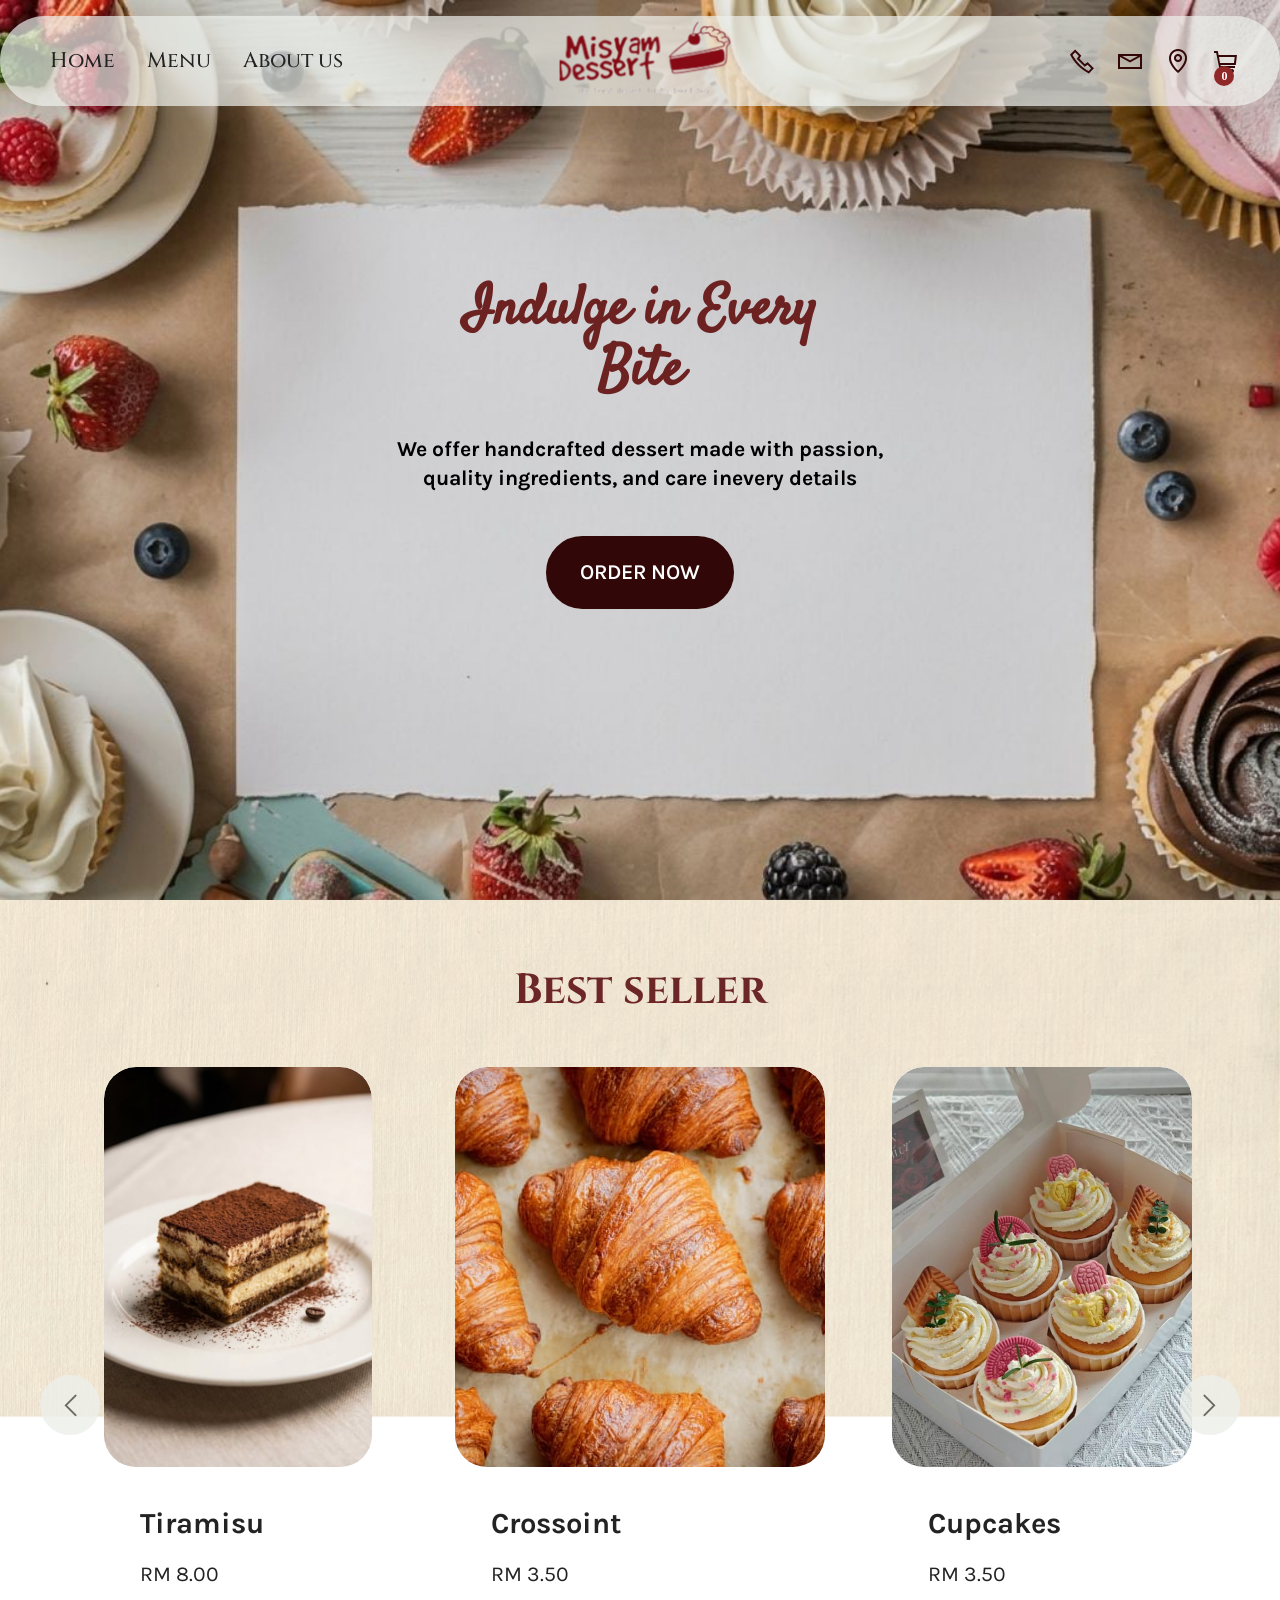
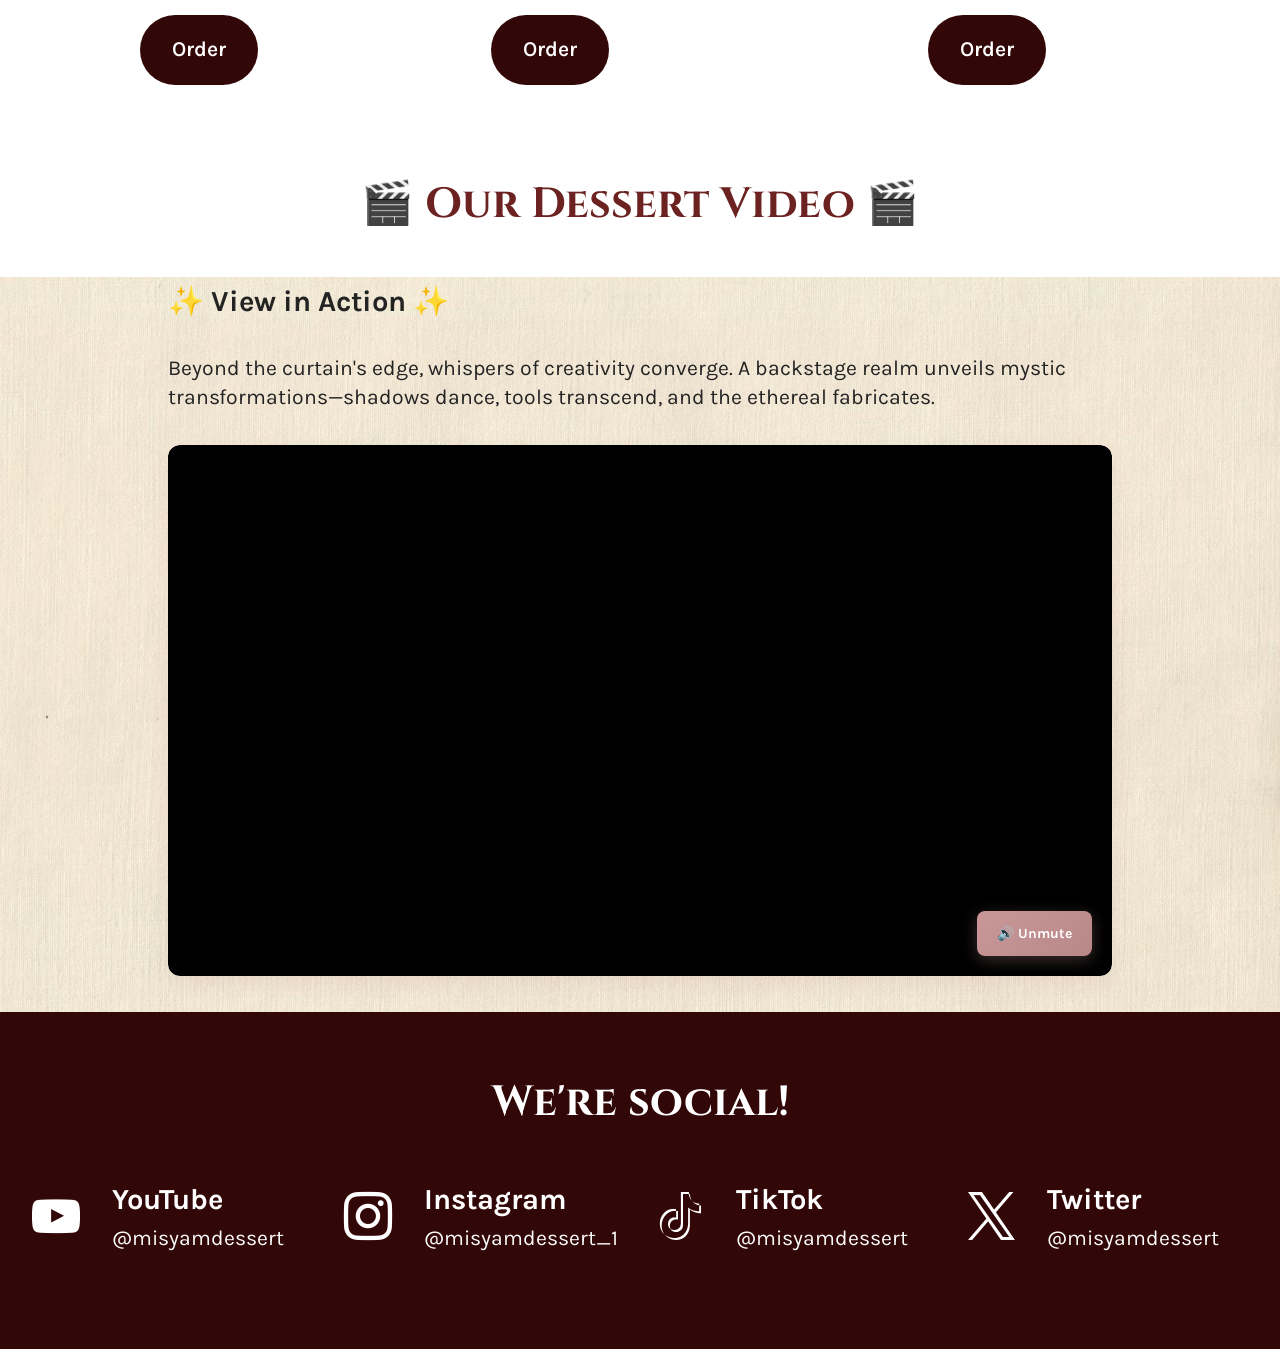
<file: index.html>
<!DOCTYPE html>
<html  >
<head>
  <!-- Site made with Mobirise Website Builder v6.1.12, https://mobirise.com -->
  <meta charset="UTF-8">
  <meta http-equiv="X-UA-Compatible" content="IE=edge">
  <meta name="generator" content="Mobirise v6.1.12, mobirise.com">
  <meta name="viewport" content="width=device-width, initial-scale=1, minimum-scale=1">
  <link rel="shortcut icon" href="assets/images/whatsapp20image202026-06-2620at2012.16.3720am201-295x173.png" type="image/x-icon">
  <meta name="description" content="">
  
  
  <title>Home</title>
  <link rel="stylesheet" href="assets/web/assets/mobirise-icons2/mobirise2.css">
  <link rel="stylesheet" href="assets/bootstrap/css/bootstrap.min.css">
  <link rel="stylesheet" href="assets/parallax/jarallax.css">
  <link rel="stylesheet" href="assets/animatecss/animate.css">
  <link rel="stylesheet" href="assets/dropdown/css/style.css">
  <link rel="stylesheet" href="assets/socicon/css/styles.css">
  <link rel="stylesheet" href="assets/theme/css/style.css">
  <link rel="preload" href="https://fonts.googleapis.com/css?family=Satisfy:400&display=swap" as="style" onload="this.onload=null;this.rel='stylesheet'">
  <noscript><link rel="stylesheet" href="https://fonts.googleapis.com/css?family=Satisfy:400&display=swap"></noscript>
  <link rel="preload" href="https://fonts.googleapis.com/css?family=Cinzel:400,500,600,700,800,900&display=swap" as="style" onload="this.onload=null;this.rel='stylesheet'">
  <noscript><link rel="stylesheet" href="https://fonts.googleapis.com/css?family=Cinzel:400,500,600,700,800,900&display=swap"></noscript>
  <link rel="preload" href="https://fonts.googleapis.com/css?family=Karla:200,300,400,500,600,700,800,200i,300i,400i,500i,600i,700i,800i&display=swap" as="style" onload="this.onload=null;this.rel='stylesheet'">
  <noscript><link rel="stylesheet" href="https://fonts.googleapis.com/css?family=Karla:200,300,400,500,600,700,800,200i,300i,400i,500i,600i,700i,800i&display=swap"></noscript>
  <link rel="preload" as="style" href="assets/mobirise/css/mbr-additional.css?v=FWeC1Z"><link rel="stylesheet" href="assets/mobirise/css/mbr-additional.css?v=FWeC1Z" type="text/css">

  <style>
    @keyframes fadeIn {
      from { opacity: 0; }
      to { opacity: 1; }
    }

    @keyframes slideUp {
      from {
        transform: translateY(50px);
        opacity: 0;
      }
      to {
        transform: translateY(0);
        opacity: 1;
      }
    }

    @keyframes slideDown {
      from {
        transform: translateY(-50px);
        opacity: 0;
      }
      to {
        transform: translateY(0);
        opacity: 1;
      }
    }

    @keyframes bounceIn {
      0% {
        transform: scale(0.9);
        opacity: 0;
      }
      50% {
        transform: scale(1.05);
      }
      100% {
        transform: scale(1);
        opacity: 1;
      }
    }

    @keyframes pulse {
      0%, 100% {
        transform: scale(1);
      }
      50% {
        transform: scale(1.05);
      }
    }

    @keyframes glow {
      0%, 100% {
        box-shadow: 0 8px 20px rgba(201, 151, 151, 0.2);
      }
      50% {
        box-shadow: 0 12px 30px rgba(201, 151, 151, 0.4);
      }
    }

    .video-container {
      position: relative;
      width: 100%;
      padding-bottom: 56.25%; /* 16:9 aspect ratio */
      height: 0;
      overflow: hidden;
      border-radius: 12px;
      box-shadow: 0 8px 20px rgba(201, 151, 151, 0.2);
      margin: 20px 0;
      animation: slideUp 0.6s ease-out, glow 2s ease-in-out infinite;
    }

    .video-container video {
      position: absolute;
      top: 0;
      left: 0;
      width: 100%;
      height: 100%;
      border: none;
      border-radius: 12px;
      background: #000;
    }

    .video-container iframe {
      position: absolute;
      top: 0;
      left: 0;
      width: 100%;
      height: 100%;
      border: none;
      border-radius: 12px;
    }

    .mute-button {
      position: absolute;
      bottom: 20px;
      right: 20px;
      z-index: 10;
      background: linear-gradient(135deg, #C99797 0%, #B88888 100%);
      color: white;
      border: none;
      padding: 12px 20px;
      border-radius: 8px;
      font-weight: bold;
      cursor: pointer;
      font-family: 'Karla', sans-serif;
      transition: all 0.3s ease;
      box-shadow: 0 4px 15px rgba(201, 151, 151, 0.3);
      font-size: 14px;
    }

    .mute-button:hover {
      transform: scale(1.08);
      box-shadow: 0 6px 20px rgba(201, 151, 151, 0.4);
    }

    .mute-button:active {
      transform: scale(0.95);
    }

    .cart-badge {
      position: absolute;
      background: #912828;
      color: white;
      border-radius: 50%;
      width: 20px;
      height: 20px;
      display: flex;
      align-items: center;
      justify-content: center;
      font-size: 12px;
      font-weight: bold;
      margin-top: -10px;
      margin-left: 8px;
    }

    /* Enhanced animations for sections */
    .mbr-section-title {
      animation: slideDown 0.8s ease-out !important;
    }

    .item-wrapper {
      transition: all 0.3s ease;
      animation: slideUp 0.6s ease-out;
    }

    .item-wrapper:hover {
      transform: translateY(-10px) scale(1.02);
      box-shadow: 0 15px 40px rgba(201, 151, 151, 0.3);
    }

    .item-btn {
      animation: bounceIn 0.6s ease-out;
      transition: all 0.3s ease;
    }

    .item-btn:hover {
      animation: pulse 0.6s ease-in-out infinite;
      transform: scale(1.05);
    }

    .embla__slide {
      animation: fadeIn 0.8s ease-out;
    }

    .text-wrapper {
      animation: slideUp 0.8s ease-out;
    }

    .features-without-image {
      animation: bounceIn 0.8s ease-out;
      transition: all 0.3s ease;
    }

    .features-without-image:hover {
      transform: translateY(-8px);
      box-shadow: 0 12px 30px rgba(201, 151, 151, 0.25);
    }

    .header09 {
      animation: fadeIn 1s ease-out;
    }

    .content-wrap {
      animation: slideUp 1s ease-out;
    }

    h1, h2, h4, h5 {
      animation: slideDown 0.8s ease-out;
    }

    .mbr-text {
      animation: fadeIn 1.2s ease-out;
    }

    .btn {
      animation: bounceIn 0.8s ease-out;
      transition: all 0.3s ease;
    }

    .btn:hover {
      transform: scale(1.08);
      box-shadow: 0 8px 20px rgba(201, 151, 151, 0.4);
    }
  </style>
  
</head>
<body>
  
  <section data-bs-version="5.1" class="menu menu3 cid-vnC2B9Omwc" once="menu" id="menu03-1l">
	

	<nav class="navbar navbar-dropdown navbar-expand-lg">
		<div class="container">
			<div class="navbar-brand">
				<span class="navbar-logo">
					<a href="index.html">
						<img src="assets/images/whatsapp20image202026-06-2620at2012.16.3720am201-295x173.png" alt="logo" style="height: 5rem;">
					</a>
				</span>
				
			</div>
			<button class="navbar-toggler" type="button" data-toggle="collapse" data-bs-toggle="collapse" data-target="#navbarSupportedContent" data-bs-target="#navbarSupportedContent" aria-controls="navbarNavAltMarkup" aria-expanded="false" aria-label="Toggle navigation">
				<div class="hamburger">
					<span></span>
					<span></span>
					<span></span>
					<span></span>
				</div>
			</button>
			<div class="collapse navbar-collapse" id="navbarSupportedContent">
				<ul class="navbar-nav nav-dropdown nav-right" data-app-modern-menu="true"><li class="nav-item">
						<a class="nav-link link text-black text-primary display-4" href="index.html">Home</a>
					</li>
					<li class="nav-item">
						<a class="nav-link link text-black show text-primary display-4" href="menu.html" aria-expanded="false">Menu</a>
					</li>
					<li class="nav-item">
						<a class="nav-link link text-black text-primary display-4" href="aboutus.html">About us</a>
					</li></ul>
				<div class="icons-menu">
					<a class="iconfont-wrapper" href="contact.html">
						<span class="p-2 mbr-iconfont mobi-mbri-phone mobi-mbri"></span>
					</a>
					<a class="iconfont-wrapper" href="emel.html">
						<span class="p-2 mbr-iconfont mobi-mbri-letter mobi-mbri"></span>
					</a>
					<a class="iconfont-wrapper" href="location.html">
						<span class="p-2 mbr-iconfont mobi-mbri-map-pin mobi-mbri"></span>
					</a>
					<a class="iconfont-wrapper" href="cart.html" id="cartIcon">
						<span class="p-2 mbr-iconfont mobi-mbri-shopping-cart mobi-mbri"></span>
						<span id="cartBadge" class="cart-badge">0</span>
					</a>
				</div>
				
			</div>
		</div>
	</nav>
</section>

<section data-bs-version="5.1" class="header09 startm5 cid-vnC694zPuG mbr-fullscreen mbr-parallax-background" id="header09-1m">	
    
	
	
	<div class="container-fluid">
		<div class="row">
			<div class="content-wrap col-12 col-md-8">
				<h1 class="mbr-section-title mbr-fonts-style mbr-white mb-4 display-1"><strong>Indulge in Every<br>Bite</strong></h1>
				
				<p class="mbr-fonts-style mbr-text mbr-white mb-4 display-7"><strong>We offer handcrafted dessert made with passion,<br>quality ingredients, and care inevery details</strong></p>
				<div class="mbr-section-btn"><a class="btn btn-info display-7" href="menu.html">ORDER NOW</a></div>
			</div>
		</div>
	</div>
</section>

<section data-bs-version="5.1" class="features017 mbr-embla cid-vnClKuXnXq mbr-parallax-background" id="features017-1n">
	
	
	<div class="position-relative">
		<div class="container-fluid">
			<div class="row justify-content-center">
				<div class="col-12 content-head">
					<div class="mbr-section-head mb-5">
						<h4 class="mbr-section-title mbr-fonts-style align-center mb-0 display-2"><strong>Best seller</strong></h4>
						
					</div>
				</div>
			</div>
		</div>

		<div class="embla" data-skip-snaps="true" data-align="center" data-contain-scroll="trimSnaps" data-loop="true" data-auto-play="true" data-auto-play-interval="4" data-draggable="true">
			<div class="embla__viewport container-fluid">
				<div class="embla__container">
					<div class="embla__slide slider-image item active" style="margin-left: 1rem; margin-right: 1rem;">
						<div class="slide-content">
							<div class="item-img">
								<div class="item-wrapper">
									<img src="assets/images/crossoint-600x400.jpg" alt="Mobirise Website Builder" title="" data-slide-to="1" data-bs-slide-to="1">
								</div>
							</div>
							<div class="item-content">
								<h5 class="item-title mbr-fonts-style display-5">
									<strong>Crossoint</strong></h5>
								
								<p class="mbr-text mbr-fonts-style mt-3 display-7">RM 3.50</p>
							</div>

							<div class="mbr-section-btn item-footer mt-2"><button onclick="openOrderModal('Crossoint', 3.50, 'assets/images/crossoint-600x400.jpg', this)" class="btn item-btn btn-info display-7" style="border: none; cursor: pointer;">Order</button></div>
						</div>
					</div>
					<div class="embla__slide slider-image item" style="margin-left: 1rem; margin-right: 1rem;">
						<div class="slide-content">
							<div class="item-img">
								<div class="item-wrapper">
									<img src="assets/images/cupcake-600x800.jpg" alt="Mobirise Website Builder" title="" data-slide-to="2" data-bs-slide-to="2">
								</div>
							</div>
							<div class="item-content">
								<h5 class="item-title mbr-fonts-style display-5">
									<strong>Cupcakes</strong></h5>
								
								<p class="mbr-text mbr-fonts-style mt-3 display-7">RM 3.50</p>
							</div>
							<div class="mbr-section-btn item-footer mt-2"><button onclick="openOrderModal('Cupcakes', 3.50, 'assets/images/cupcake-600x800.jpg', this)" class="btn item-btn btn-info display-7" style="border: none; cursor: pointer;">Order</button></div>
						</div>
					</div>
					<div class="embla__slide slider-image item" style="margin-left: 1rem; margin-right: 1rem;">
						<div class="slide-content">
							<div class="item-img">
								<div class="item-wrapper">
									<img src="assets/images/puff-600x899.jpg" alt="Mobirise Website Builder" title="" data-slide-to="3" data-bs-slide-to="3">
								</div>
							</div>
							<div class="item-content">
								<h5 class="item-title mbr-fonts-style display-5">
									<strong>Chocolate Puff</strong></h5>
								
								<p class="mbr-text mbr-fonts-style mt-3 display-7">RM 4.00&nbsp;</p>
							</div>
							<div class="mbr-section-btn item-footer mt-2"><button onclick="openOrderModal('Chocolate Puff', 4.00, 'assets/images/puff-600x899.jpg', this)" class="btn item-btn btn-info display-7" style="border: none; cursor: pointer;">Order</button></div>
						</div>
					</div>
					<div class="embla__slide slider-image item" style="margin-left: 1rem; margin-right: 1rem;">
						<div class="slide-content">
							<div class="item-img">
								<div class="item-wrapper">
									<img src="assets/images/macaroon-1200x801.jpg" alt="Mobirise Website Builder" title="" data-slide-to="4" data-bs-slide-to="4">
								</div>
							</div>
							<div class="item-content">
								<h5 class="item-title mbr-fonts-style display-5"><strong>Macaroon</strong></h5>
								
								<p class="mbr-text mbr-fonts-style mt-3 display-7">RM 2.00 ( 1 pieces)</p>
							</div>
							<div class="mbr-section-btn item-footer mt-2"><button onclick="openOrderModal('Macaroon', 2.00, 'assets/images/macaroon-1200x801.jpg', this)" class="btn item-btn btn-info display-7" style="border: none; cursor: pointer;">Order</button></div>
						</div>
					</div>
					<div class="embla__slide slider-image item" style="margin-left: 1rem; margin-right: 1rem;">
						<div class="slide-content">
							<div class="item-img">
								<div class="item-wrapper">
									<img src="assets/images/burncheesetart-960x1280.jpg" alt="Mobirise Website Builder" title="" data-slide-to="5" data-bs-slide-to="5">
								</div>
							</div>
							<div class="item-content">
								<h5 class="item-title mbr-fonts-style display-5">
									<strong>Burn Cheese TArt</strong></h5>
								
								<p class="mbr-text mbr-fonts-style mt-3 display-7">RM 2.00 ( 1 pieces)</p>
							</div>
							<div class="mbr-section-btn item-footer mt-2"><button onclick="openOrderModal('Burn Cheese Tart', 2.00, 'assets/images/burncheesetart-960x1280.jpg', this)" class="btn item-btn btn-info display-7" style="border: none; cursor: pointer;">Order</button></div>
						</div>
					</div>
					
					<div class="embla__slide slider-image item" style="margin-left: 1rem; margin-right: 1rem;">
						<div class="slide-content">
							<div class="item-img">
								<div class="item-wrapper">
									<img src="assets/images/tiramisu-600x894.jpg" alt="Mobirise Website Builder" title="" data-slide-to="7" data-bs-slide-to="7">
								</div>
							</div>
							<div class="item-content">
								<h5 class="item-title mbr-fonts-style display-5"><strong>Tiramisu</strong></h5>
								
								<p class="mbr-text mbr-fonts-style mt-3 display-7">RM 8.00</p>
							</div>
							<div class="mbr-section-btn item-footer mt-2"><button onclick="openOrderModal('Tiramisu', 8.00, 'assets/images/tiramisu-600x894.jpg', this)" class="btn item-btn btn-info display-7" style="border: none; cursor: pointer;">Order</button></div>
						</div>
					</div>
					
				</div>
			</div>
			<button class="embla__button embla__button--prev">
				<span class="mobi-mbri mobi-mbri-arrow-prev mbr-iconfont" aria-hidden="true"></span>
				<span class="sr-only visually-hidden visually-hidden visually-hidden">Previous</span>
			</button>
			<button class="embla__button embla__button--next">
				<span class="mobi-mbri mobi-mbri-arrow-next mbr-iconfont" aria-hidden="true"></span>
				<span class="sr-only visually-hidden visually-hidden visually-hidden">Next</span>
			</button>
		</div>
	</div>
</section>

<section data-bs-version="5.1" class="video05 cid-vnCAxSJFir mbr-parallax-background" id="video05-1o">
    
    <div class="container">
        <div class="row justify-content-center">
          <div class="col-12">
            <div class="title-wrapper mb-5">
                <h4 class="mbr-section-maintitle mbr-fonts-style mb-0 display-2"><strong>🎬 Our Dessert Video 🎬</strong></h4>
            </div>
          </div>
          <div class="col-12 col-md-10">
            <div class="text-wrapper">
              <h2 class="mb-4 mbr-fonts-style mbr-section-title display-5">
                <strong>✨ View in Action ✨</strong>
              </h2>
              <p class="mbr-text mb-4 mbr-fonts-style display-7">
                Beyond the curtain's edge, whispers of creativity converge. A backstage realm unveils mystic transformations—shadows dance, tools transcend, and the ethereal fabricates.
              </p>
              <div class="video-container">
                <video id="dessertVideo" width="100%" height="100%" autoplay muted style="border-radius: 12px;">
                  <source src="assets/video/video1.mp4" type="video/mp4">
                  Your browser does not support the video tag.
                </video>
                <button class="mute-button" id="muteButton" onclick="toggleMute()">🔊 Unmute</button>
              </div>
            </div>
          </div>
        </div>
    </div>
</section>

<section data-bs-version="5.1" class="social06 cid-vnCCUMYcuy" id="social06-1q">
	

	
	
	<div class="container-fluid">
		<div class="row justify-content-center">
			<div class="col-12 content-head">
				<div class="mb-5">
					<h5 class="mbr-section-title mbr-fonts-style align-center mb-0 display-2">
						<strong>We're social!</strong>
					</h5>
					
				</div>
			</div>
		</div>
		<div class="row">
			

			<div class="item features-without-image col-12 col-md-6 col-lg-3 active">
				<div class="item-wrapper">
					<span class="mbr-iconfont m-auto socicon-youtube socicon" style="color: rgb(255, 255, 255); fill: rgb(255, 255, 255);"></span>
					<div class="card-box">
						<h4 class="card-title mbr-fonts-style mb-1 display-5">
							<strong>YouTube</strong>
						</h4>
						<h5 class="card-text mbr-fonts-style display-7">
							<a href="https://www.youtube.com/@misyamdessert" class="text-white" target="_blank">@misyamdessert</a>
						</h5>
					</div>
				</div>
			</div><div class="item features-without-image col-12 col-md-6 col-lg-3">
				<div class="item-wrapper">
					<span class="mbr-iconfont m-auto socicon-instagram socicon" style="color: rgb(255, 255, 255); fill: rgb(255, 255, 255);"></span>
					<div class="card-box">
						<h4 class="card-title mbr-fonts-style mb-1 display-5">
							<strong>Instagram</strong>
						</h4>
						<h5 class="card-text mbr-fonts-style display-7"><a href="https://www.instagram.com/misyamdessert_1/" class="text-white" target="_blank">@misyamdessert_1</a></h5>
					</div>
				</div>
			</div><div class="item features-without-image col-12 col-md-6 col-lg-3">
				<div class="item-wrapper">
					<span class="mbr-iconfont m-auto socicon-tiktok socicon" style="color: rgb(255, 255, 255); fill: rgb(255, 255, 255);"></span>
					<div class="card-box">
						<h4 class="card-title mbr-fonts-style mb-1 display-5">
							<strong>TikTok</strong>
						</h4>
						<h5 class="card-text mbr-fonts-style display-7">
							<a href="https://www.tiktok.com/@misyamdessert" class="text-white" target="_blank">@misyamdessert</a>
						</h5>
					</div>
				</div>
			</div>
			
			<div class="item features-without-image col-12 col-md-6 col-lg-3">
				<div class="item-wrapper">
					<span class="mbr-iconfont m-auto socicon-twitter socicon" style="color: rgb(255, 255, 255); fill: rgb(255, 255, 255);"></span>
					<div class="card-box">
						<h4 class="card-title mbr-fonts-style mb-1 display-5">
							<strong>Twitter</strong>
						</h4>
						<h5 class="card-text mbr-fonts-style display-7">
							<a href="https://twitter.com/misyamdessert" class="text-white" target="_blank">@misyamdessert</a>
						</h5>
					</div>
				</div>
			</div>
		</div>
	</div>
</section>

<!-- Modal untuk Order Popup (dari page2.html) -->
<div id="orderModal" class="order-modal" style="display: none; position: fixed; z-index: 1000; left: 0; top: 0; width: 100%; height: 100%; background-color: rgba(0, 0, 0, 0.5); animation: fadeIn 0.3s ease-in; align-items: center; justify-content: center;">
  <div class="order-modal-content" style="background: linear-gradient(135deg, #F5F0ED 0%, #EFE9E4 100%); padding: 45px; border-radius: 20px; text-align: center; max-width: 520px; width: 90%; box-shadow: 0 15px 50px rgba(201, 151, 151, 0.2); animation: slideUp 0.4s ease-out; border: 3px solid #C99797; position: relative; overflow: hidden;">
    <div class="order-modal-header" style="margin-bottom: 28px; border-bottom: 2px solid #C99797; padding-bottom: 18px; position: relative;">
      <h2 id="productName" style="font-family: 'Karla', sans-serif; color: #1a1a1a; font-size: 28px; font-weight: 700; margin: 0; letter-spacing: 0.5px;">Product Name</h2>
      <p id="productPrice" class="order-price" style="font-family: 'Karla', sans-serif; font-size: 32px; color: #1a1a1a; font-weight: 900; margin-top: 12px; margin-bottom: 0; letter-spacing: 0.5px;">RM 0.00</p>
    </div>

    <div class="quantity-section" style="background: linear-gradient(135deg, #F5F0ED 0%, #EFE9E4 100%); padding: 28px; border-radius: 15px; margin: 28px 0; border-left: 5px solid #C99797; box-shadow: inset 0 2px 5px rgba(201, 151, 151, 0.1);">
      <label class="quantity-label" style="font-family: 'Karla', sans-serif; color: #1a1a1a; font-weight: 700; font-size: 15px; display: block; margin-bottom: 18px; text-transform: uppercase; letter-spacing: 2px;">Pilih Kuantiti:</label>
      <div class="quantity-controls" style="display: flex; align-items: center; justify-content: center; gap: 12px;">
        <button class="quantity-button" onclick="decreaseQuantity()" style="width: 52px; height: 52px; border: 2.5px solid #C99797; background: linear-gradient(135deg, #F5F0ED 0%, #F0EAE5 100%); color: #1a1a1a; font-size: 24px; font-weight: bold; cursor: pointer; border-radius: 12px; transition: all 0.3s ease; font-family: 'Karla', sans-serif;">−</button>
        <input type="number" id="quantityInput" class="quantity-input" value="1" min="1" style="width: 85px; height: 52px; text-align: center; font-size: 22px; font-weight: 700; border: 2.5px solid #C99797; border-radius: 12px; color: #1a1a1a; font-family: 'Karla', sans-serif; background: linear-gradient(135deg, #F9F6F3 0%, #F5F0ED 100%);">
        <button class="quantity-button" onclick="increaseQuantity()" style="width: 52px; height: 52px; border: 2.5px solid #C99797; background: linear-gradient(135deg, #F5F0ED 0%, #F0EAE5 100%); color: #1a1a1a; font-size: 24px; font-weight: bold; cursor: pointer; border-radius: 12px; transition: all 0.3s ease; font-family: 'Karla', sans-serif;">+</button>
      </div>
      <div class="total-price" style="font-family: 'Karla', sans-serif; font-size: 16px; color: #1a1a1a; margin-top: 16px; font-weight: 700; letter-spacing: 0.5px;">
        Total: <span class="total-amount" id="totalAmount" style="font-family: 'Karla', sans-serif; font-size: 26px; color: #1a1a1a; font-weight: 900;">RM 0.00</span>
      </div>
    </div>

    <div id="successMessage" style="display: none; color: #2d5a2d; font-family: 'Karla', sans-serif; margin-top: 16px; font-size: 15px; font-weight: 600; animation: slideUp 0.3s ease-out;">
      <span style="font-size: 20px; margin-right: 8px;">✓</span><span>Added to cart successfully!</span>
    </div>

    <div class="modal-buttons" style="display: flex; gap: 14px; justify-content: center; margin-top: 32px;">
      <button class="btn-add-cart" onclick="addToCart()" style="flex: 1; padding: 15px 32px; background: linear-gradient(135deg, #C99797 0%, #B88888 100%); color: #ffffff; border: none; border-radius: 12px; font-size: 16px; font-weight: 700; font-family: 'Karla', sans-serif; cursor: pointer; transition: all 0.3s ease; text-transform: uppercase; letter-spacing: 1.5px;">Add to Cart</button>
      <button class="btn-cancel" onclick="closeOrderModal()" style="flex: 1; padding: 15px 32px; background-color: #EFE9E4; color: #1a1a1a; border: 2.5px solid #C99797; border-radius: 12px; font-size: 16px; font-weight: 700; font-family: 'Karla', sans-serif; cursor: pointer; transition: all 0.3s ease; text-transform: uppercase; letter-spacing: 1.5px;">Cancel</button>
    </div>
  </div>
</div>

<script>
  // Store current product data
  let currentProduct = {
    name: '',
    price: 0,
    image: ''
  };

  // Video Mute/Unmute Function
  function toggleMute() {
    const video = document.getElementById('dessertVideo');
    const button = document.getElementById('muteButton');
    
    if (video.muted) {
      video.muted = false;
      button.textContent = '🔇 Mute';
    } else {
      video.muted = true;
      button.textContent = '🔊 Unmute';
    }
  }

  // Order Modal Functions
  function openOrderModal(productName, price, image, button) {
    currentProduct.name = productName;
    currentProduct.price = price;
    currentProduct.image = image;
    
    document.getElementById('productName').textContent = productName;
    document.getElementById('productPrice').textContent = 'RM ' + price.toFixed(2);
    document.getElementById('quantityInput').value = 1;
    updateTotal(price);
    document.getElementById('orderModal').style.display = 'flex';
    document.getElementById('successMessage').style.display = 'none';
  }

  function closeOrderModal() {
    document.getElementById('orderModal').style.display = 'none';
  }

  function increaseQuantity() {
    const input = document.getElementById('quantityInput');
    input.value = parseInt(input.value) + 1;
    updateTotal(currentProduct.price);
  }

  function decreaseQuantity() {
    const input = document.getElementById('quantityInput');
    if (parseInt(input.value) > 1) {
      input.value = parseInt(input.value) - 1;
    }
    updateTotal(currentProduct.price);
  }

  function updateTotal(price) {
    const quantity = parseInt(document.getElementById('quantityInput').value);
    const total = (price * quantity).toFixed(2);
    document.getElementById('totalAmount').textContent = 'RM ' + total;
  }

  function addToCart() {
    const quantity = parseInt(document.getElementById('quantityInput').value);
    
    // Get existing cart from localStorage
    let cart = JSON.parse(localStorage.getItem('cart')) || [];
    
    // Check if product already exists in cart
    const existingProduct = cart.find(item => item.name === currentProduct.name);
    
    if (existingProduct) {
      // If product exists, increase quantity
      existingProduct.quantity += quantity;
    } else {
      // Add new product to cart
      cart.push({
        name: currentProduct.name,
        price: currentProduct.price,
        image: currentProduct.image,
        quantity: quantity
      });
    }
    
    // Save cart to localStorage
    localStorage.setItem('cart', JSON.stringify(cart));
    
    // Update cart badge
    updateCartBadge();
    
    // Show success message
    document.getElementById('successMessage').style.display = 'block';
    
    setTimeout(() => {
      closeOrderModal();
    }, 1500);
  }

  function updateCartBadge() {
    const cart = JSON.parse(localStorage.getItem('cart')) || [];
    const totalItems = cart.reduce((sum, item) => sum + item.quantity, 0);
    document.getElementById('cartBadge').textContent = totalItems;
  }

  // Close modal when clicking outside
  window.onclick = function(event) {
    const orderModal = document.getElementById('orderModal');
    
    if (event.target == orderModal) {
      orderModal.style.display = 'none';
    }
  }

  // Initialize cart badge on page load
  document.addEventListener('DOMContentLoaded', function() {
    updateCartBadge();
  });
</script>

<script src="assets/bootstrap/js/bootstrap.bundle.min.js"></script>  
<script src="assets/parallax/jarallax.js"></script>  
<script src="assets/smoothscroll/smooth-scroll.js"></script>  
<script src="assets/ytplayer/index.js"></script>  
<script src="assets/dropdown/js/navbar-dropdown.js"></script>  
<script src="assets/embla/embla.min.js"></script>  
<script src="assets/embla/script.js"></script>  
<script src="assets/theme/js/script.js"></script>  

</body>
</html>
</file>
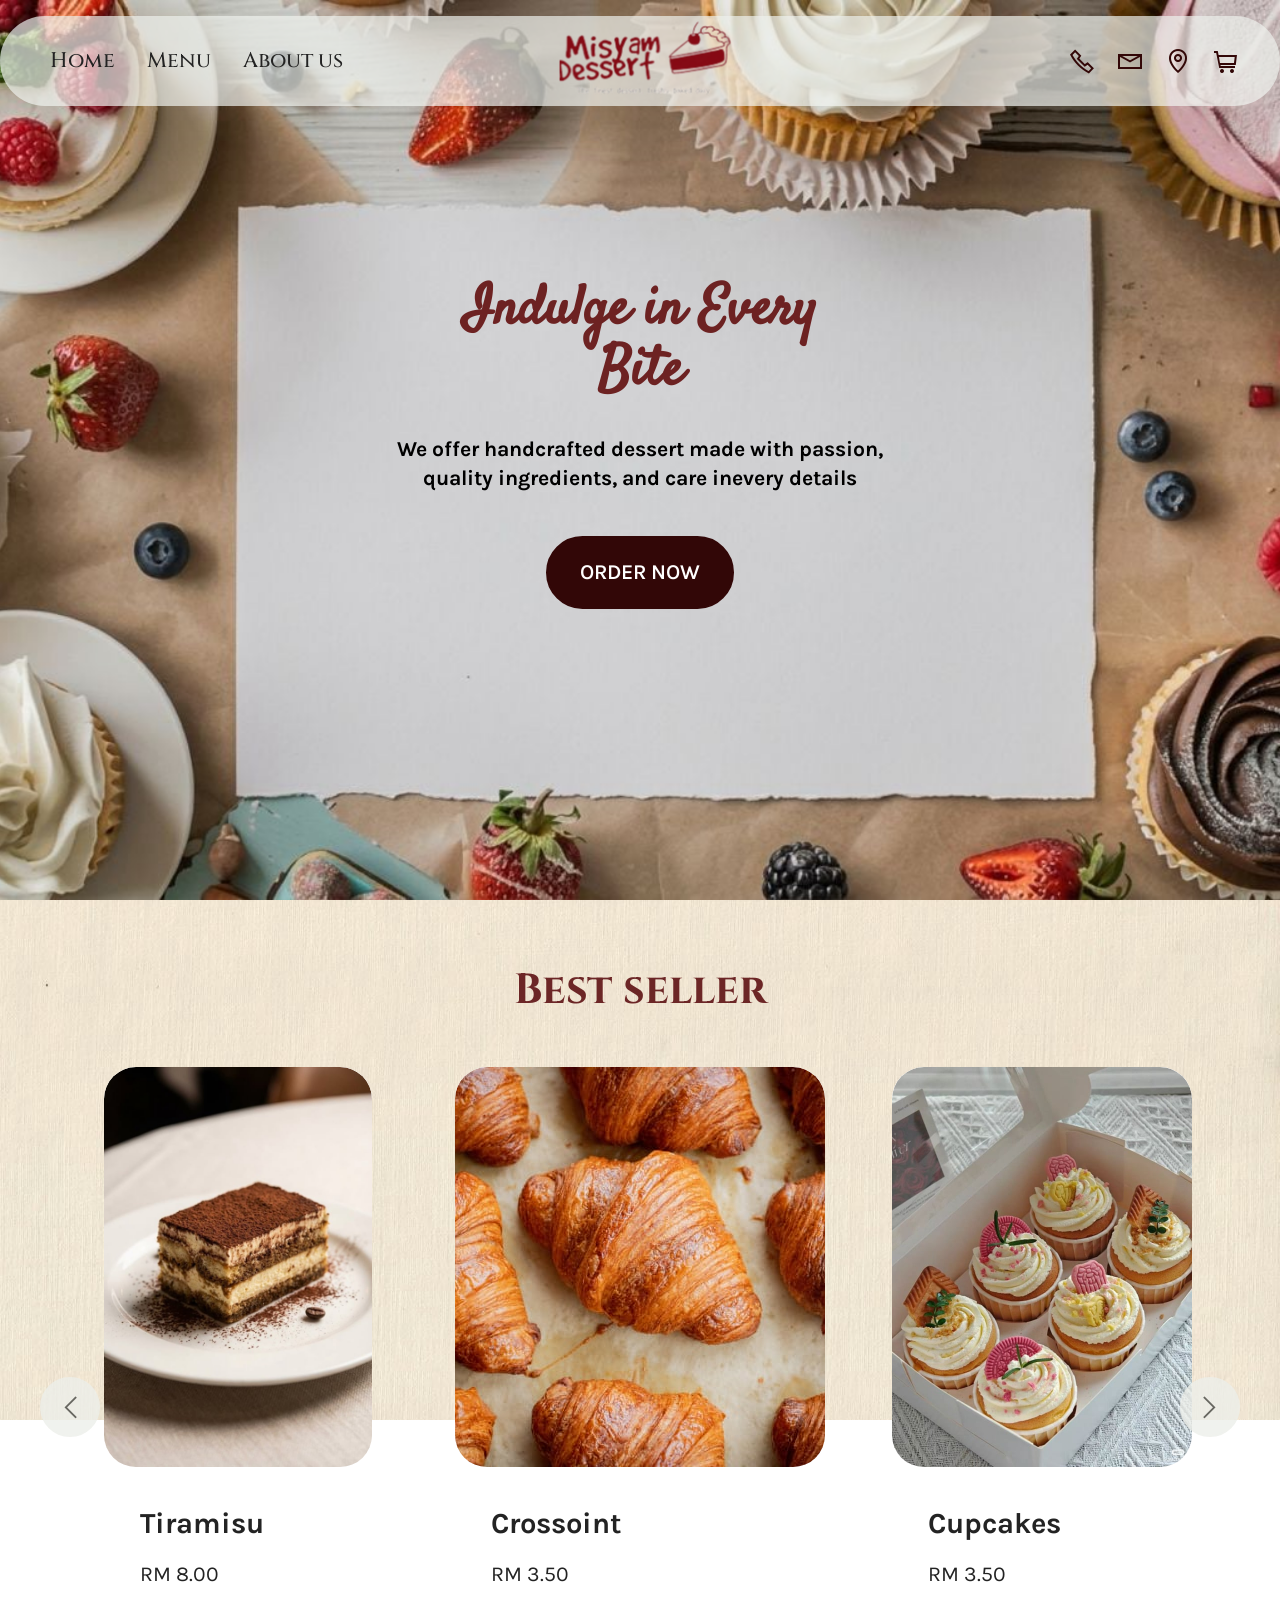
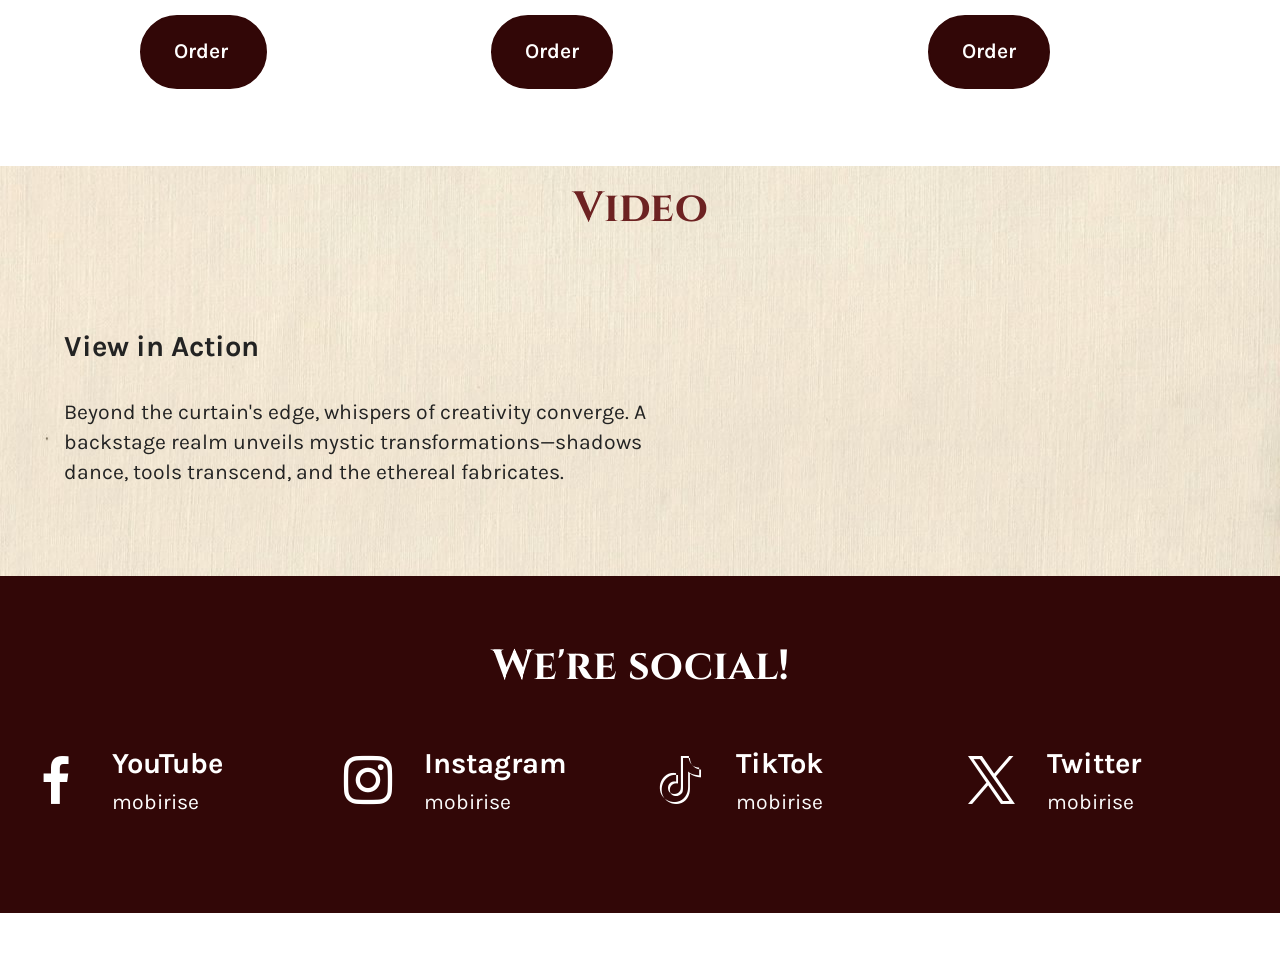
<file: assets/New folder/index.html>
<!DOCTYPE html>
<html  >
<head>
  <!-- Site made with Mobirise Website Builder v6.1.12, https://mobirise.com -->
  <meta charset="UTF-8">
  <meta http-equiv="X-UA-Compatible" content="IE=edge">
  <meta name="generator" content="Mobirise v6.1.12, mobirise.com">
  <meta name="viewport" content="width=device-width, initial-scale=1, minimum-scale=1">
  <link rel="shortcut icon" href="assets/images/whatsapp20image202026-06-2620at2012.16.3720am201-295x173.png" type="image/x-icon">
  <meta name="description" content="">
  
  
  <title>Home</title>
  <link rel="stylesheet" href="assets/web/assets/mobirise-icons2/mobirise2.css">
  <link rel="stylesheet" href="assets/bootstrap/css/bootstrap.min.css">
  <link rel="stylesheet" href="assets/parallax/jarallax.css">
  <link rel="stylesheet" href="assets/animatecss/animate.css">
  <link rel="stylesheet" href="assets/dropdown/css/style.css">
  <link rel="stylesheet" href="assets/socicon/css/styles.css">
  <link rel="stylesheet" href="assets/theme/css/style.css">
  <link rel="preload" href="https://fonts.googleapis.com/css?family=Satisfy:400&display=swap" as="style" onload="this.onload=null;this.rel='stylesheet'">
  <noscript><link rel="stylesheet" href="https://fonts.googleapis.com/css?family=Satisfy:400&display=swap"></noscript>
  <link rel="preload" href="https://fonts.googleapis.com/css?family=Cinzel:400,500,600,700,800,900&display=swap" as="style" onload="this.onload=null;this.rel='stylesheet'">
  <noscript><link rel="stylesheet" href="https://fonts.googleapis.com/css?family=Cinzel:400,500,600,700,800,900&display=swap"></noscript>
  <link rel="preload" href="https://fonts.googleapis.com/css?family=Karla:200,300,400,500,600,700,800,200i,300i,400i,500i,600i,700i,800i&display=swap" as="style" onload="this.onload=null;this.rel='stylesheet'">
  <noscript><link rel="stylesheet" href="https://fonts.googleapis.com/css?family=Karla:200,300,400,500,600,700,800,200i,300i,400i,500i,600i,700i,800i&display=swap"></noscript>
  <link rel="preload" as="style" href="assets/mobirise/css/mbr-additional.css?v=BDf7Tq"><link rel="stylesheet" href="assets/mobirise/css/mbr-additional.css?v=BDf7Tq" type="text/css">

  
  
  
</head>
<body>
  
  <section data-bs-version="5.1" class="menu menu3 cid-vnC2B9Omwc" once="menu" id="menu03-1l">
	

	<nav class="navbar navbar-dropdown navbar-expand-lg">
		<div class="container">
			<div class="navbar-brand">
				<span class="navbar-logo">
					<a href="https://mobiri.se">
						<img src="assets/images/whatsapp20image202026-06-2620at2012.16.3720am201-295x173.png" alt="logo" style="height: 5rem;">
					</a>
				</span>
				
			</div>
			<button class="navbar-toggler" type="button" data-toggle="collapse" data-bs-toggle="collapse" data-target="#navbarSupportedContent" data-bs-target="#navbarSupportedContent" aria-controls="navbarNavAltMarkup" aria-expanded="false" aria-label="Toggle navigation">
				<div class="hamburger">
					<span></span>
					<span></span>
					<span></span>
					<span></span>
				</div>
			</button>
			<div class="collapse navbar-collapse" id="navbarSupportedContent">
				<ul class="navbar-nav nav-dropdown nav-right" data-app-modern-menu="true"><li class="nav-item">
						<a class="nav-link link text-black text-primary display-4" href="index.html">Home</a>
					</li>
					<li class="nav-item">
						<a class="nav-link link text-black show text-primary display-4" href="page2.html" aria-expanded="false">Menu</a>
					</li>
					<li class="nav-item">
						<a class="nav-link link text-black text-primary display-4" href="page1.html">About us</a>
					</li></ul>
				<div class="icons-menu">
					<a class="iconfont-wrapper" href="page3.html">
						<span class="p-2 mbr-iconfont mobi-mbri-phone mobi-mbri"></span>
					</a>
					<a class="iconfont-wrapper" href="page5.html">
						<span class="p-2 mbr-iconfont mobi-mbri-letter mobi-mbri"></span>
					</a>
					<a class="iconfont-wrapper" href="page4.html">
						<span class="p-2 mbr-iconfont mobi-mbri-map-pin mobi-mbri"></span>
					</a>
					<a class="iconfont-wrapper" href="https://mobiri.se">
						<span class="p-2 mbr-iconfont mobi-mbri-shopping-cart mobi-mbri"></span>
					</a>
				</div>
				
			</div>
		</div>
	</nav>
</section>

<section data-bs-version="5.1" class="header09 startm5 cid-vnC694zPuG mbr-fullscreen mbr-parallax-background" id="header09-1m">	
    
	
	
	<div class="container-fluid">
		<div class="row">
			<div class="content-wrap col-12 col-md-8">
				<h1 class="mbr-section-title mbr-fonts-style mbr-white mb-4 display-1"><strong>Indulge in Every<br>Bite</strong></h1>
				
				<p class="mbr-fonts-style mbr-text mbr-white mb-4 display-7"><strong>We offer handcrafted dessert made with passion,<br>quality ingredients, and care inevery details</strong></p>
				<div class="mbr-section-btn"><a class="btn btn-info display-7" href="page2.html">ORDER NOW</a></div>
			</div>
		</div>
	</div>
</section>

<section data-bs-version="5.1" class="features017 mbr-embla cid-vnClKuXnXq mbr-parallax-background" id="features017-1n">
	
	
	<div class="position-relative">
		<div class="container-fluid">
			<div class="row justify-content-center">
				<div class="col-12 content-head">
					<div class="mbr-section-head mb-5">
						<h4 class="mbr-section-title mbr-fonts-style align-center mb-0 display-2"><strong>Best seller</strong></h4>
						
					</div>
				</div>
			</div>
		</div>

		<div class="embla" data-skip-snaps="true" data-align="center" data-contain-scroll="trimSnaps" data-loop="true" data-auto-play="true" data-auto-play-interval="4" data-draggable="true">
			<div class="embla__viewport container-fluid">
				<div class="embla__container">
					<div class="embla__slide slider-image item active" style="margin-left: 1rem; margin-right: 1rem;">
						<div class="slide-content">
							<div class="item-img">
								<div class="item-wrapper">
									<img src="assets/images/crossoint-600x400.jpg" alt="Mobirise Website Builder" title="" data-slide-to="1" data-bs-slide-to="1">
								</div>
							</div>
							<div class="item-content">
								<h5 class="item-title mbr-fonts-style display-5">
									<strong>Crossoint</strong></h5>
								
								<p class="mbr-text mbr-fonts-style mt-3 display-7">RM 3.50</p>
							</div>

							<div class="mbr-section-btn item-footer mt-2"><a href="" class="btn item-btn btn-info display-7" target="_blank">Order</a></div>
						</div>
					</div>
					<div class="embla__slide slider-image item" style="margin-left: 1rem; margin-right: 1rem;">
						<div class="slide-content">
							<div class="item-img">
								<div class="item-wrapper">
									<img src="assets/images/cupcake-600x800.jpg" alt="Mobirise Website Builder" title="" data-slide-to="2" data-bs-slide-to="2">
								</div>
							</div>
							<div class="item-content">
								<h5 class="item-title mbr-fonts-style display-5">
									<strong>Cupcakes</strong></h5>
								
								<p class="mbr-text mbr-fonts-style mt-3 display-7">RM 3.50</p>
							</div>
							<div class="mbr-section-btn item-footer mt-2"><a href="" class="btn item-btn btn-info display-7" target="_blank">Order</a></div>
						</div>
					</div>
					<div class="embla__slide slider-image item" style="margin-left: 1rem; margin-right: 1rem;">
						<div class="slide-content">
							<div class="item-img">
								<div class="item-wrapper">
									<img src="assets/images/puff-600x899.jpg" alt="Mobirise Website Builder" title="" data-slide-to="3" data-bs-slide-to="3">
								</div>
							</div>
							<div class="item-content">
								<h5 class="item-title mbr-fonts-style display-5">
									<strong>Chocolate Puff</strong></h5>
								
								<p class="mbr-text mbr-fonts-style mt-3 display-7">RM 4.00&nbsp;</p>
							</div>
							<div class="mbr-section-btn item-footer mt-2"><a href="" class="btn item-btn btn-info display-7" target="_blank">Order</a></div>
						</div>
					</div>
					<div class="embla__slide slider-image item" style="margin-left: 1rem; margin-right: 1rem;">
						<div class="slide-content">
							<div class="item-img">
								<div class="item-wrapper">
									<img src="assets/images/macaroon-1200x801.jpg" alt="Mobirise Website Builder" title="" data-slide-to="4" data-bs-slide-to="4">
								</div>
							</div>
							<div class="item-content">
								<h5 class="item-title mbr-fonts-style display-5"><strong>Macaroon</strong></h5>
								
								<p class="mbr-text mbr-fonts-style mt-3 display-7">Rm 2.00 ( 1 pieces)</p>
							</div>
							<div class="mbr-section-btn item-footer mt-2"><a href="" class="btn item-btn btn-info display-7" target="_blank">Order</a></div>
						</div>
					</div>
					<div class="embla__slide slider-image item" style="margin-left: 1rem; margin-right: 1rem;">
						<div class="slide-content">
							<div class="item-img">
								<div class="item-wrapper">
									<img src="assets/images/burncheesetart-960x1280.jpg" alt="Mobirise Website Builder" title="" data-slide-to="5" data-bs-slide-to="5">
								</div>
							</div>
							<div class="item-content">
								<h5 class="item-title mbr-fonts-style display-5">
									<strong>Burn Cheese TArt</strong></h5>
								
								<p class="mbr-text mbr-fonts-style mt-3 display-7">RM 2.00 ( 1 pieces)</p>
							</div>
							<div class="mbr-section-btn item-footer mt-2"><a href="" class="btn item-btn btn-info display-7" target="_blank">Order</a></div>
						</div>
					</div>
					
					<div class="embla__slide slider-image item" style="margin-left: 1rem; margin-right: 1rem;">
						<div class="slide-content">
							<div class="item-img">
								<div class="item-wrapper">
									<img src="assets/images/tiramisu-600x894.jpg" alt="Mobirise Website Builder" title="" data-slide-to="7" data-bs-slide-to="7">
								</div>
							</div>
							<div class="item-content">
								<h5 class="item-title mbr-fonts-style display-5"><strong>Tiramisu</strong></h5>
								
								<p class="mbr-text mbr-fonts-style mt-3 display-7">RM 8.00</p>
							</div>
							<div class="mbr-section-btn item-footer mt-2"><a href="" class="btn item-btn btn-info display-7" target="_blank">Order&nbsp;</a></div>
						</div>
					</div>
					
				</div>
			</div>
			<button class="embla__button embla__button--prev">
				<span class="mobi-mbri mobi-mbri-arrow-prev mbr-iconfont" aria-hidden="true"></span>
				<span class="sr-only visually-hidden visually-hidden visually-hidden">Previous</span>
			</button>
			<button class="embla__button embla__button--next">
				<span class="mobi-mbri mobi-mbri-arrow-next mbr-iconfont" aria-hidden="true"></span>
				<span class="sr-only visually-hidden visually-hidden visually-hidden">Next</span>
			</button>
		</div>
	</div>
</section>

<section data-bs-version="5.1" class="video05 cid-vnCAxSJFir mbr-parallax-background" id="video05-1o">
    

    
    

    <div class="container">
        <div class="row justify-content-center">
          <div class="col-12">
            <div class="title-wrapper mb-5">
                <h4 class="mbr-section-maintitle mbr-fonts-style mb-0 display-2"><strong>Video</strong></h4>
            </div>
          </div>
            <div class="col-12 col-md">
                <div class="text-wrapper">
                    <h2 class="mb-4 mbr-fonts-style mbr-section-title display-5">
                    <strong>View in Action</strong>
                    </h2>
                    <p class="mbr-text mb-4 mbr-fonts-style display-7">
                        Beyond the curtain's edge, whispers of creativity converge. A backstage realm unveils mystic
                        transformations—shadows dance, tools transcend, and the ethereal fabricates.
                    </p>
                    
                </div>
            </div>
            <div class="col-12 col-md-5 video-block">
                <div class="mbr-figure"><iframe class="mbr-embedded-video" src="https://www.youtube.com/embed/qd5JHcKoEVk?rel=0&amp;amp;mute=1&amp;showinfo=0&amp;autoplay=1&amp;loop=1&amp;playlist=qd5JHcKoEVk" width="1280" height="720" frameborder="0" allowfullscreen></iframe></div>
                
            </div>
        </div>
    </div>
</section>

<section data-bs-version="5.1" class="social06 cid-vnCCUMYcuy" id="social06-1q">
	

	
	
	<div class="container-fluid">
		<div class="row justify-content-center">
			<div class="col-12 content-head">
				<div class="mb-5">
					<h5 class="mbr-section-title mbr-fonts-style align-center mb-0 display-2">
						<strong>We're social!</strong>
					</h5>
					
				</div>
			</div>
		</div>
		<div class="row">
			

			<div class="item features-without-image col-12 col-md-6 col-lg-3 active">
				<div class="item-wrapper">
					<span class="mbr-iconfont m-auto socicon-facebook socicon" style="color: rgb(255, 255, 255); fill: rgb(255, 255, 255);"></span>
					<div class="card-box">
						<h4 class="card-title mbr-fonts-style mb-1 display-5">
							<strong>YouTube</strong>
						</h4>
						<h5 class="card-text mbr-fonts-style display-7">
							<a href="https://www.youtube.com/mobirise" class="text-danger">mobirise</a>
						</h5>
					</div>
				</div>
			</div><div class="item features-without-image col-12 col-md-6 col-lg-3">
				<div class="item-wrapper">
					<span class="mbr-iconfont m-auto socicon-instagram socicon" style="color: rgb(255, 255, 255); fill: rgb(255, 255, 255);"></span>
					<div class="card-box">
						<h4 class="card-title mbr-fonts-style mb-1 display-5">
							<strong>Instagram</strong>
						</h4>
						<h5 class="card-text mbr-fonts-style display-7"><a href="https://www.instagram.com/mobirise/" class="text-white">mobirise</a></h5>
					</div>
				</div>
			</div><div class="item features-without-image col-12 col-md-6 col-lg-3">
				<div class="item-wrapper">
					<span class="mbr-iconfont m-auto socicon-tiktok socicon" style="color: rgb(255, 255, 255); fill: rgb(255, 255, 255);"></span>
					<div class="card-box">
						<h4 class="card-title mbr-fonts-style mb-1 display-5">
							<strong>TikTok</strong>
						</h4>
						<h5 class="card-text mbr-fonts-style display-7">
							<a href="https://www.tiktok.com/@mobirise" class="text-white">mobirise</a>
						</h5>
					</div>
				</div>
			</div>
			
			<div class="item features-without-image col-12 col-md-6 col-lg-3">
				<div class="item-wrapper">
					<span class="mbr-iconfont m-auto socicon-twitter socicon" style="color: rgb(255, 255, 255); fill: rgb(255, 255, 255);"></span>
					<div class="card-box">
						<h4 class="card-title mbr-fonts-style mb-1 display-5">
							<strong>Twitter</strong>
						</h4>
						<h5 class="card-text mbr-fonts-style display-7">
							<a href="https://twitter.com/Mobirise/" class="text-white">mobirise</a>
						</h5>
					</div>
				</div>
			</div>
		</div>
	</div>
</section><section class="display-7" style="padding: 0;align-items: center;justify-content: center;flex-wrap: wrap;    align-content: center;display: flex;position: relative;height: 4rem;"><a href="https://mobiri.se/4888048" style="flex: 1 1;height: 4rem;position: absolute;width: 100%;z-index: 1;"><img alt="" style="height: 4rem;" src="[data-uri]"></a><p style="margin: 0;text-align: center;" class="display-7">&#8204;</p><a style="z-index:1" href="https://mobirise.com">Mobirise </a></section><script src="assets/bootstrap/js/bootstrap.bundle.min.js"></script>  <script src="assets/parallax/jarallax.js"></script>  <script src="assets/smoothscroll/smooth-scroll.js"></script>  <script src="assets/ytplayer/index.js"></script>  <script src="assets/dropdown/js/navbar-dropdown.js"></script>  <script src="assets/embla/embla.min.js"></script>  <script src="assets/embla/script.js"></script>  <script src="assets/theme/js/script.js"></script>  
  
  
 <div id="scrollToTop" class="scrollToTop mbr-arrow-up"><a style="text-align: center;"><i class="mbr-arrow-up-icon mbr-arrow-up-icon-cm cm-icon cm-icon-smallarrow-up"></i></a></div>
    <input name="animation" type="hidden">
  </body>
</html>
</file>
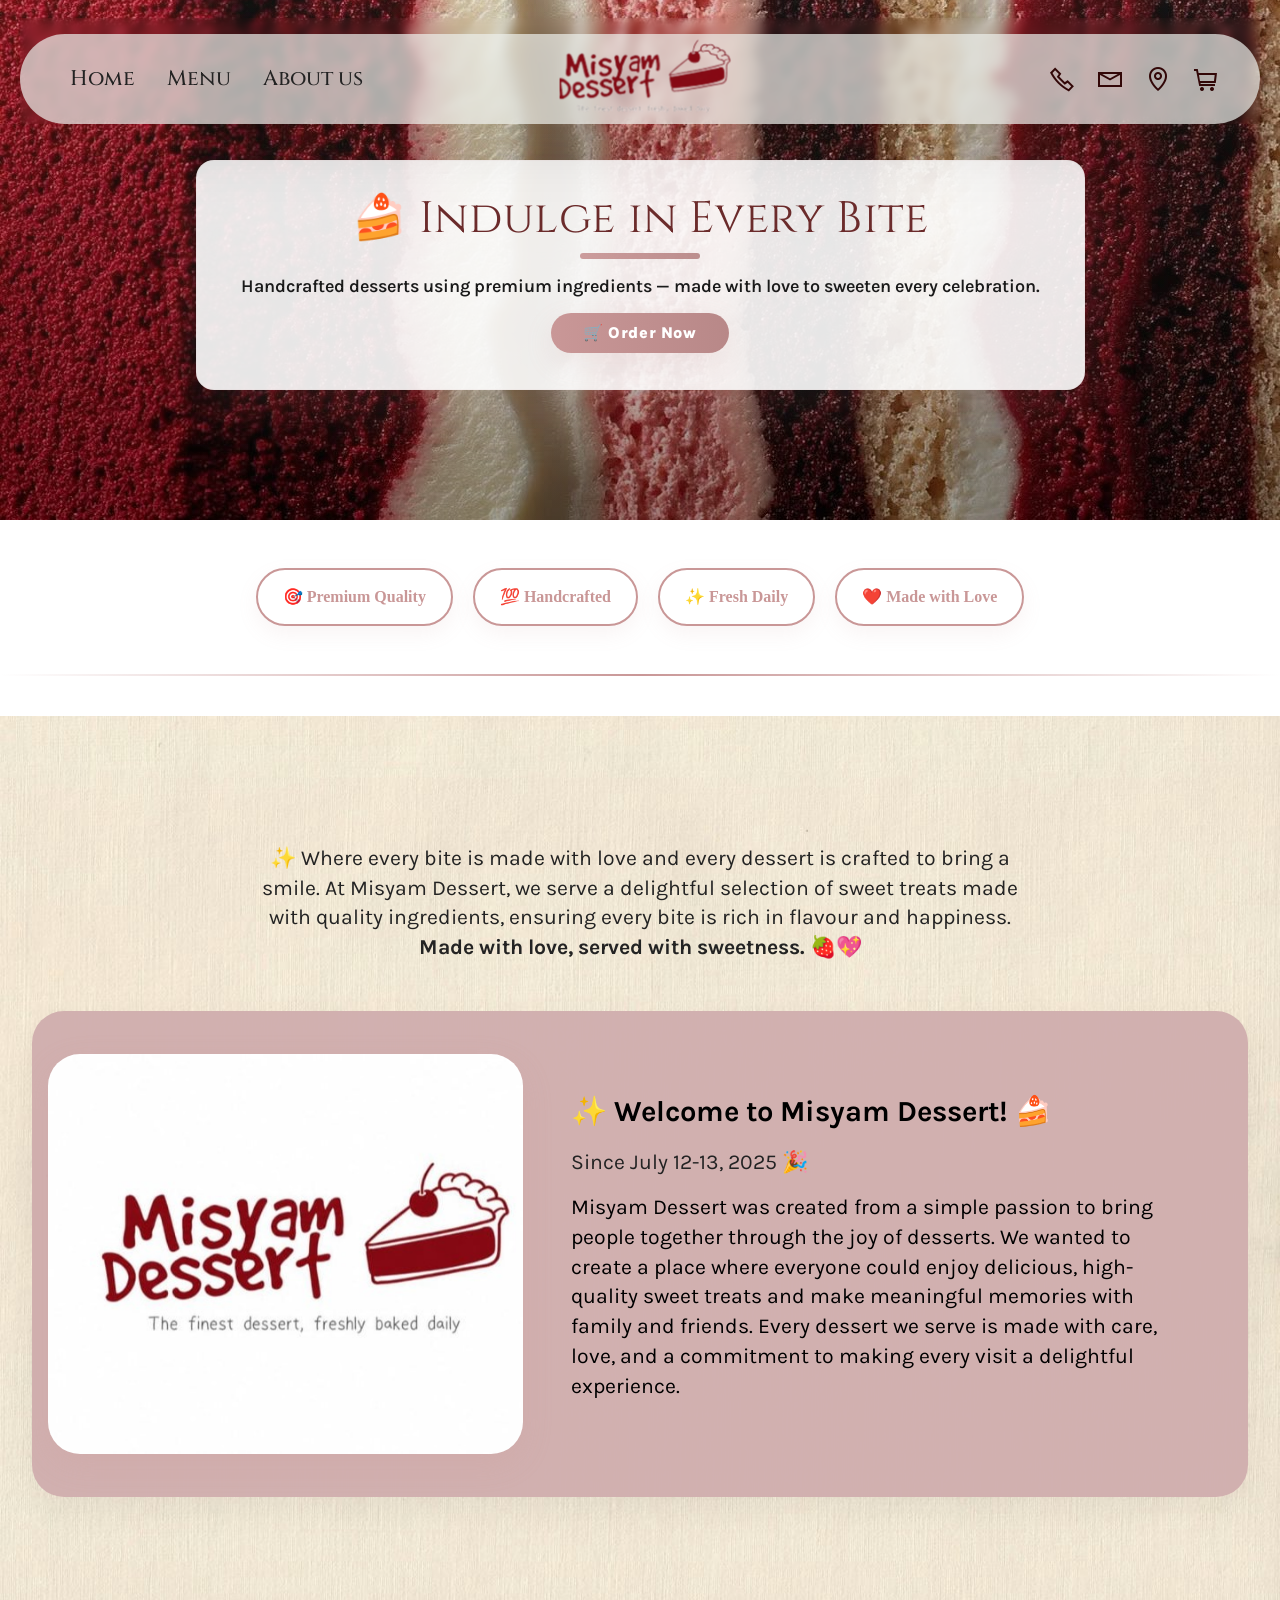
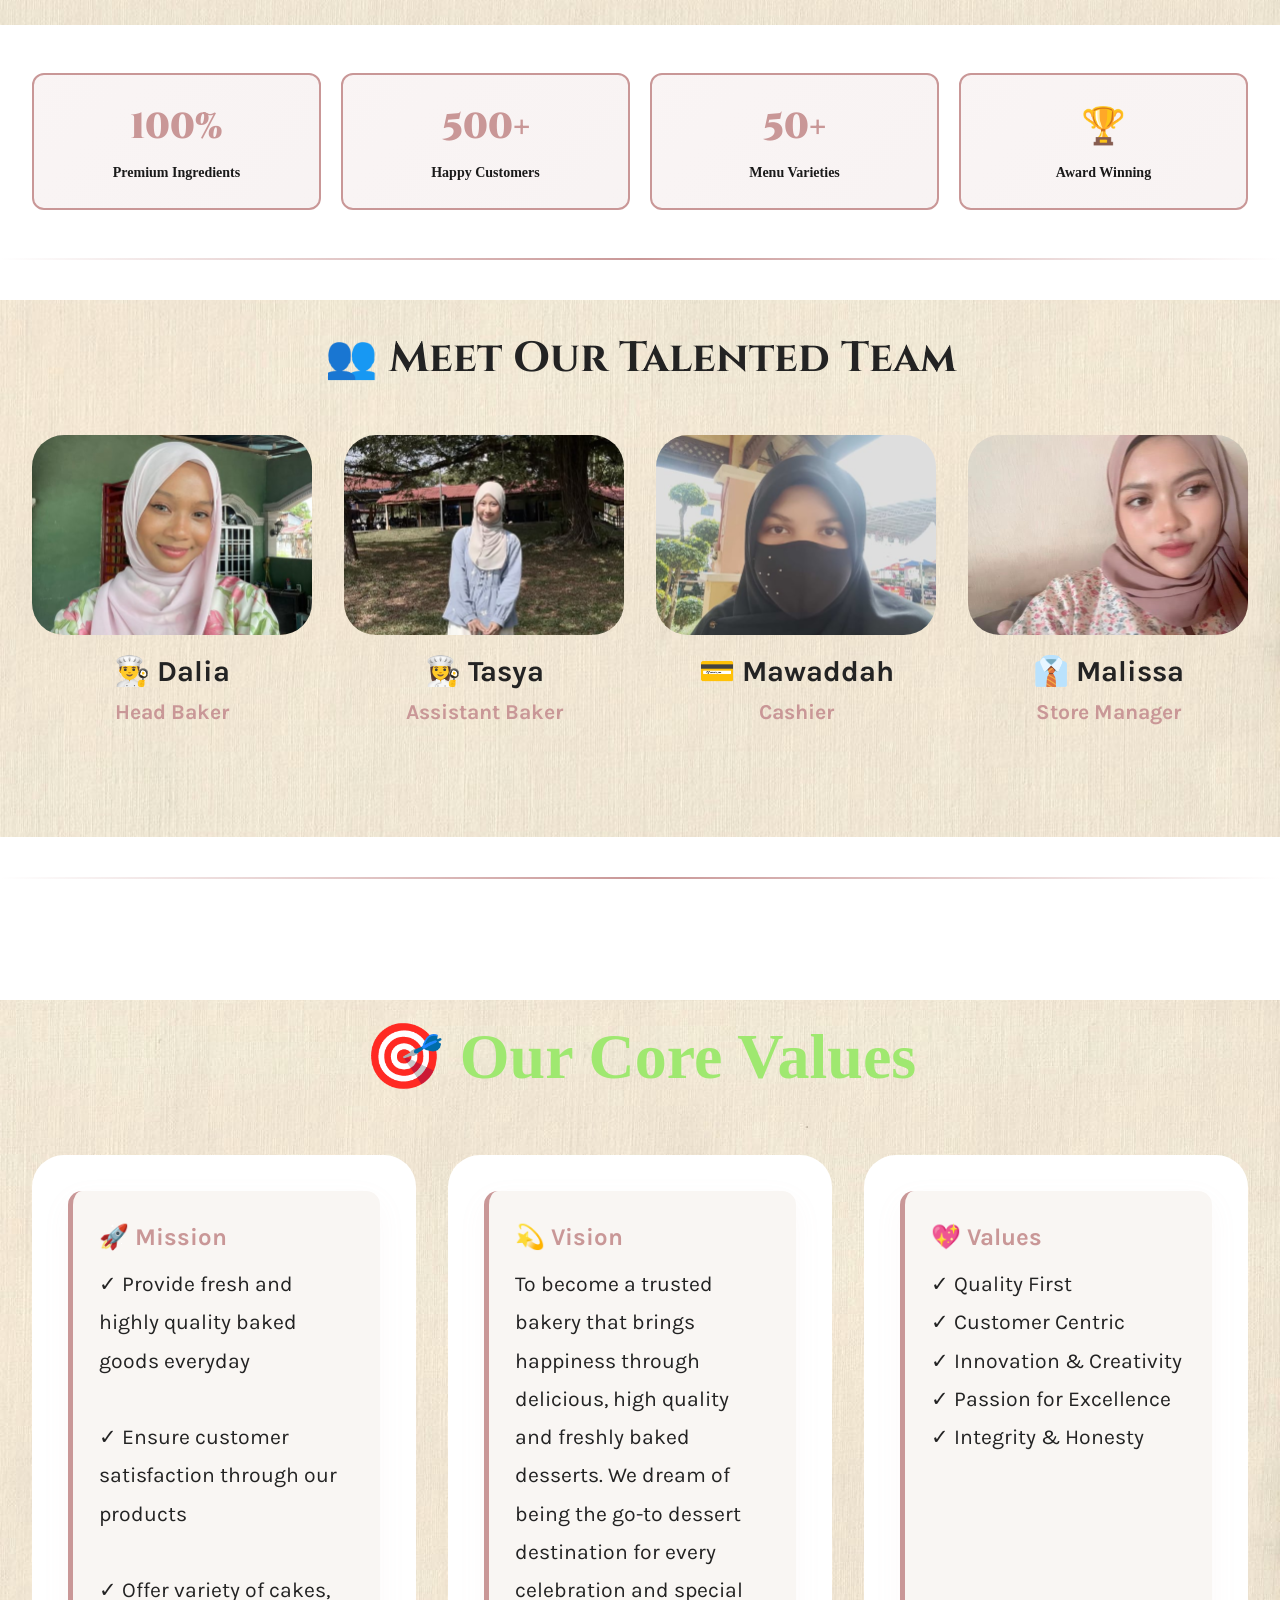
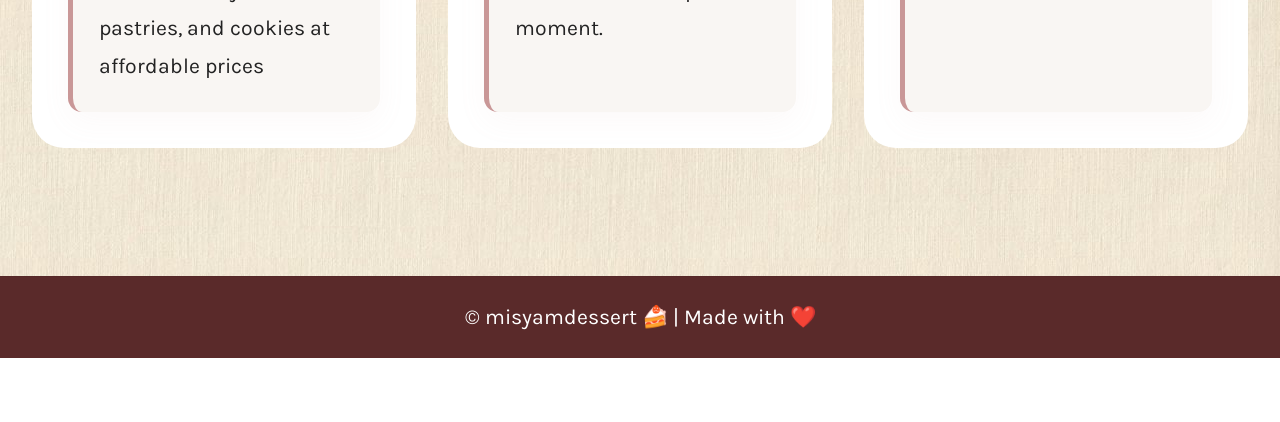
<file: aboutus.html>
<!DOCTYPE html>
<html  >
<head>
  <!-- Site made with Mobirise Website Builder v6.1.12, https://mobirise.com -->
  <meta charset="UTF-8">
  <meta http-equiv="X-UA-Compatible" content="IE=edge">
  <meta name="generator" content="Mobirise v6.1.12, mobirise.com">
  <meta name="viewport" content="width=device-width, initial-scale=1, minimum-scale=1">
  <link rel="shortcut icon" href="assets/images/whatsapp20image202026-06-2620at2012.16.3720am201-295x173.png" type="image/x-icon">
  <meta name="description" content="">
  
  <title>About Us</title>
  <link rel="stylesheet" href="assets/web/assets/mobirise-icons2/mobirise2.css">
  <link rel="stylesheet" href="assets/bootstrap/css/bootstrap.min.css">
  <link rel="stylesheet" href="assets/parallax/jarallax.css">
  <link rel="stylesheet" href="assets/animatecss/animate.css">
  <link rel="stylesheet" href="assets/dropdown/css/style.css">
  <link rel="stylesheet" href="assets/theme/css/style.css">
  <link rel="preload" href="https://fonts.googleapis.com/css?family=Satisfy:400&display=swap" as="style" onload="this.onload=null;this.rel='stylesheet'">
  <noscript><link rel="stylesheet" href="https://fonts.googleapis.com/css?family=Satisfy:400&display=swap"></noscript>
  <link rel="preload" href="https://fonts.googleapis.com/css?family=Cinzel:400,500,600,700,800,900&display=swap" as="style" onload="this.onload=null;this.rel='stylesheet'">
  <noscript><link rel="stylesheet" href="https://fonts.googleapis.com/css?family=Cinzel:400,500,600,700,800,900&display=swap"></noscript>
  <link rel="preload" href="https://fonts.googleapis.com/css?family=Karla:200,300,400,500,600,700,800,200i,300i,400i,500i,600i,700i,800i&display=swap" as="style" onload="this.onload=null;this.rel='stylesheet'">
  <noscript><link rel="stylesheet" href="https://fonts.googleapis.com/css?family=Karla:200,300,400,500,600,700,800,200i,300i,400i,500i,600i,700i,800i&display=swap"></noscript>
  <link rel="preload" as="style" href="assets/mobirise/css/mbr-additional.css?v=T8UVgG"><link rel="stylesheet" href="assets/mobirise/css/mbr-additional.css?v=T8UVgG" type="text/css">

  <style>
    /* Animations */
    @keyframes fadeIn {
      from { opacity: 0; }
      to { opacity: 1; }
    }

    @keyframes slideUp {
      from {
        transform: translateY(50px);
        opacity: 0;
      }
      to {
        transform: translateY(0);
        opacity: 1;
      }
    }

    @keyframes slideDown {
      from {
        transform: translateY(-50px);
        opacity: 0;
      }
      to {
        transform: translateY(0);
        opacity: 1;
      }
    }

    @keyframes slideInLeft {
      from {
        transform: translateX(-60px);
        opacity: 0;
      }
      to {
        transform: translateX(0);
        opacity: 1;
      }
    }

    @keyframes slideInRight {
      from {
        transform: translateX(60px);
        opacity: 0;
      }
      to {
        transform: translateX(0);
        opacity: 1;
      }
    }

    @keyframes bounceIn {
      0% {
        transform: scale(0.9);
        opacity: 0;
      }
      50% {
        transform: scale(1.05);
      }
      100% {
        transform: scale(1);
        opacity: 1;
      }
    }

    @keyframes float {
      0%, 100% {
        transform: translateY(0);
      }
      50% {
        transform: translateY(-15px);
      }
    }

    @keyframes pulse {
      0%, 100% {
        transform: scale(1);
      }
      50% {
        transform: scale(1.05);
      }
    }

    @keyframes glow {
      0%, 100% {
        box-shadow: 0 8px 20px rgba(201, 151, 151, 0.2);
      }
      50% {
        box-shadow: 0 12px 30px rgba(201, 151, 151, 0.4);
      }
    }

    @keyframes shimmer {
      0% {
        background-position: -1000px 0;
      }
      100% {
        background-position: 1000px 0;
      }
    }

    @keyframes rotateIn {
      from {
        transform: rotate(-10deg);
        opacity: 0;
      }
      to {
        transform: rotate(0deg);
        opacity: 1;
      }
    }
.cart-badge {
      position: absolute;
      background: lab(37.66% 60.05 46.81);
      color: white;
      border-radius: 50%;
      width: 20px;
      height: 20px;
      display: flex;
      align-items: center;
      justify-content: center;
      font-size: 12px;
      font-weight: bold;
      margin-top: -10px;
      margin-left: 8px;
      animation: pulse 1s ease-in-out infinite;
    }
    :root{
      --primary: #C99797;
      --primary-dark: #B88888;
      --text: #1a1a1a;
      --muted: #f9f6f3;
    }

    /* Navbar: kekalkan saiz logo, naikkan estetika */
    .menu3 .navbar {
      background: linear-gradient(90deg, rgba(255,255,255,0.78), rgba(255,255,255,0.65));
      position: absolute;
      top: 18px;
      left: 0;
      right: 0;
      z-index: 1200;
      border-radius: 10px;
      margin: 0 20px;
      padding: 0.35rem 1rem;
      box-shadow: 0 10px 28px rgba(0,0,0,0.08);
      backdrop-filter: blur(5px);
      transition: transform .25s ease, box-shadow .25s ease;
      animation: slideDown 0.8s ease-out;
    }

    .menu3 .navbar:hover{
      transform: translateY(-3px);
      box-shadow: 0 18px 40px rgba(0,0,0,0.12);
    }

    /* HERO: kekalkan gambar background, tambahkan overlay & kad kaca */
    .hero-section {
      position: relative;
      min-height: 520px;
      display: flex;
      align-items: center;
      justify-content: center;
      text-align: center;
      padding: 110px 20px 80px;
      color: var(--text);
      background-image:
        linear-gradient(180deg, rgba(0,0,0,0.10), rgba(0,0,0,0.25)),
        url('assets/images/background3.jpeg');
      background-size: cover;
      background-position: center;
      background-repeat: no-repeat;
      animation: fadeIn 1s ease-out;
    }

    .hero-section::before{
      content: "";
      position: absolute;
      inset: 0;
      background: linear-gradient(180deg, rgba(255,255,255,0.06) 0%, rgba(0,0,0,0.16) 100%);
      z-index: 0;
      pointer-events: none;
    }

    /* kad kaca semitransparan */
    .hero-card {
      position: relative;
      z-index: 1;
      max-width: 920px;
      background: rgba(255,255,255,0.90);
      border-radius: 18px;
      padding: 36px 44px;
      box-shadow: 0 20px 60px rgba(201,151,151,0.12);
      transform: translateY(6px);
      transition: transform .35s ease, box-shadow .35s ease;
      border: 1px solid rgba(201,151,151,0.08);
      animation: bounceIn 0.8s ease-out;
    }

    .hero-card:hover{
      transform: translateY(-6px);
      box-shadow: 0 30px 80px rgba(201,151,151,0.16);
      animation: pulse 0.6s ease-in-out infinite;
    }

    /* Tajuk & teks guna fon asal */
    .hero-card h1{
      font-family: 'Cinzel', serif;
      font-size: 44px;
      margin: 0 0 8px;
      color: #6b2b2b;
      letter-spacing: 0.6px;
      animation: slideDown 0.8s ease-out;
    }

    .hero-card p.lead{
      font-family: 'Karla', sans-serif;
      font-size: 18px;
      color: var(--text);
      margin-bottom: 18px;
      font-weight: 600;
      animation: slideUp 0.8s ease-out 0.1s both;
    }

    /* Butang CTA */
    .btn-cta {
      display:inline-block;
      background: linear-gradient(90deg, var(--primary), var(--primary-dark));
      color: #fff;
      padding: 12px 32px;
      border-radius: 999px;
      text-decoration: none;
      font-weight: 800;
      letter-spacing: 0.6px;
      box-shadow: 0 10px 28px rgba(201,151,151,0.16);
      transition: transform .18s ease, box-shadow .18s ease;
      font-family: 'Karla', sans-serif;
      animation: bounceIn 0.8s ease-out 0.2s both;
    }

    .btn-cta:hover{
      transform: translateY(-4px) scale(1.02);
      box-shadow: 0 22px 56px rgba(201,151,151,0.22);
      color: #fff;
      text-decoration: none;
    }

    .decor-line {
      width: 120px;
      height: 6px;
      background: linear-gradient(90deg, rgba(201,151,151,0.95), rgba(184,136,136,0.95));
      border-radius: 6px;
      margin: 12px auto 18px;
      animation: slideUp 0.6s ease-out 0.15s both;
    }

    /* Section polish */
    .news06 {
      animation: fadeIn 0.8s ease-out;
    }

    .news06 .mbr-section-mainsubtitle {
      animation: slideUp 0.8s ease-out 0.1s both;
    }

    .news06 .item-wrapper { 
      background: rgba(209, 175, 175, 0.98); 
      border-radius: 14px; 
      padding: 16px; 
      box-shadow: 0 12px 34px rgba(0,0,0,0.05);
      animation: slideUp 0.8s ease-out;
      transition: all 0.3s ease;
    }

    .news06 .item-wrapper:hover {
      transform: translateY(-10px);
      box-shadow: 0 20px 50px rgba(201, 151, 151, 0.15);
    }

    .news06 .image-wrapper {
      animation: slideInLeft 0.8s ease-out;
    }

    .news06 .image-wrapper img {
      animation: float 3s ease-in-out infinite;
      border-radius: 15px;
      box-shadow: 0 10px 30px rgba(201, 151, 151, 0.2);
    }

    .news06 .text-wrapper {
      animation: slideInRight 0.8s ease-out;
    }

    .news06 .text-wrapper h5 {
      animation: slideDown 0.8s ease-out 0.1s both;
    }

    /* People section */
    .people03 {
      animation: fadeIn 0.8s ease-out;
    }

    .people03 .mbr-section-head {
      animation: slideDown 0.8s ease-out;
    }

    .people03 .item-wrapper { 
      animation: bounceIn 0.6s ease-out;
      transition: all 0.3s ease;
    }

    .people03 .item-wrapper:hover {
      transform: translateY(-15px);
      box-shadow: 0 20px 50px rgba(201, 151, 151, 0.2);
    }

    .people03 .item-img img { 
      border-radius: 12px; 
      transition: transform .28s ease;
      animation: slideUp 0.8s ease-out;
    }

    .people03 .item-wrapper:hover .item-img img { 
      transform: scale(1.08);
      box-shadow: 0 15px 40px rgba(201, 151, 151, 0.3);
    }

    .people03 .item-title {
      animation: slideUp 0.8s ease-out 0.1s both;
    }

    .people03 .item-subtitle {
      animation: slideUp 0.8s ease-out 0.15s both;
      color: var(--primary);
      font-weight: 700;
    }

    /* Features section */
    .features5 {
      animation: fadeIn 0.8s ease-out;
    }

    .features5 .card-box { 
      background: var(--muted); 
      border-radius: 14px; 
      padding: 26px; 
      box-shadow: 0 10px 30px rgba(201,151,151,0.06); 
      transition: all .22s ease;
      animation: bounceIn 0.6s ease-out;
      border-left: 5px solid var(--primary);
    }

    .features5 .card-box:hover { 
      transform: translateY(-8px); 
      box-shadow: 0 24px 60px rgba(201,151,151,0.15);
      animation: pulse 0.6s ease-in-out infinite;
    }

    .features5 .card-title {
      animation: slideDown 0.6s ease-out;
      color: var(--primary);
      font-size: 24px;
    }

    .features5 .card-text {
      animation: slideUp 0.6s ease-out 0.1s both;
      line-height: 1.8;
    }

    /* Footer */
    .footer4 { 
      background: #5a2a2a; 
      padding: 26px 0; 
      border-top: 1px solid rgba(0,0,0,0.04);
      animation: slideUp 0.8s ease-out;
    }

    /* Stats counters */
    .stats-container {
      display: grid;
      grid-template-columns: repeat(auto-fit, minmax(180px, 1fr));
      gap: 20px;
      margin: 40px 0;
      animation: slideUp 0.8s ease-out;
    }

    .stat-card {
      background: linear-gradient(135deg, rgba(201, 151, 151, 0.1), rgba(184, 136, 136, 0.1));
      padding: 25px;
      border-radius: 12px;
      text-align: center;
      border: 2px solid var(--primary);
      transition: all 0.3s ease;
      animation: bounceIn 0.6s ease-out;
    }

    .stat-card:hover {
      transform: translateY(-10px);
      box-shadow: 0 15px 40px rgba(201, 151, 151, 0.2);
      background: linear-gradient(135deg, rgba(201, 151, 151, 0.2), rgba(184, 136, 136, 0.2));
    }

    .stat-number {
      font-size: 36px;
      font-weight: 900;
      color: var(--primary);
      font-family: 'Cinzel', serif;
      animation: slideUp 0.8s ease-out;
    }

    .stat-label {
      font-size: 14px;
      color: var(--text);
      margin-top: 8px;
      font-weight: 600;
      animation: slideUp 0.8s ease-out 0.1s both;
    }

    /* Quality badges */
    .quality-badges {
      display: flex;
      justify-content: center;
      gap: 20px;
      flex-wrap: wrap;
      margin: 30px 0;
      animation: fadeIn 0.8s ease-out;
    }

    .badge-item {
      background: white;
      padding: 15px 25px;
      border-radius: 50px;
      font-weight: 600;
      color: var(--primary);
      box-shadow: 0 8px 20px rgba(201, 151, 151, 0.1);
      transition: all 0.3s ease;
      animation: bounceIn 0.6s ease-out;
      border: 2px solid var(--primary);
    }

    .badge-item:hover {
      transform: scale(1.1);
      box-shadow: 0 12px 30px rgba(201, 151, 151, 0.2);
    }

    /* Section divider */
    .section-divider {
      width: 100%;
      height: 2px;
      background: linear-gradient(90deg, transparent, var(--primary), transparent);
      margin: 40px 0;
      animation: slideInRight 0.8s ease-out;
    }

    @media (max-width: 991px){
      .menu3 .navbar { position: relative; margin: 12px; border-radius: 10px; }
      .hero-card { padding: 24px; margin: 0 12px; }
      .hero-card h1 { font-size: 34px; }
      .stats-container { grid-template-columns: repeat(2, 1fr); }
    }

    @media (max-width: 576px){
      .hero-card h1 { font-size: 28px; }
      .decor-line { width: 90px; }
      .stats-container { grid-template-columns: 1fr; }
    }
  </style>

</head>
<body>
  
  <section data-bs-version="5.1" class="menu menu3 cid-vnC2B9Omwc" once="menu" id="menu03-1u">
	

	<nav class="navbar navbar-dropdown navbar-expand-lg">
		<div class="container">
			<div class="navbar-brand">
				<span class="navbar-logo">
					<a href="index.html">
						<img src="assets/images/whatsapp20image202026-06-2620at2012.16.3720am201-295x173.png" alt="logo" style="height: 5rem;">
					</a>
				</span>
				
			</div>
			<button class="navbar-toggler" type="button" data-toggle="collapse" data-bs-toggle="collapse" data-target="#navbarSupportedContent" data-bs-target="#navbarSupportedContent" aria-controls="navbarNavAltMarkup" aria-expanded="false" aria-label="Toggle navigation">
				<div class="hamburger">
					<span></span>
					<span></span>
					<span></span>
					<span></span>
				</div>
			</button>
			<div class="collapse navbar-collapse" id="navbarSupportedContent">
				<ul class="navbar-nav nav-dropdown nav-right" data-app-modern-menu="true"><li class="nav-item">
						<a class="nav-link link text-black text-primary display-4" href="index.html">Home</a>
					</li>
					<li class="nav-item">
						<a class="nav-link link text-black show text-primary display-4" href="menu.html" aria-expanded="false">Menu</a>
					</li>
					<li class="nav-item">
						<a class="nav-link link text-black text-primary display-4" href="aboutus.html">About us</a>
					</li></ul>
				<div class="icons-menu">
					<a class="iconfont-wrapper" href="contact.html">
						<span class="p-2 mbr-iconfont mobi-mbri-phone mobi-mbri"></span>
					</a>
					<a class="iconfont-wrapper" href="emel.html">
						<span class="p-2 mbr-iconfont mobi-mbri-letter mobi-mbri"></span>
					</a>
					<a class="iconfont-wrapper" href="location.html">
						<span class="p-2 mbr-iconfont mobi-mbri-map-pin mobi-mbri"></span>
					</a>
					<a class="iconfont-wrapper" href="cart.html">
						<span class="p-2 mbr-iconfont mobi-mbri-shopping-cart mobi-mbri"></span>
					</a>
				</div>
				
			</div>
		</div>
	</nav>
</section>

<!-- HERO -->
<section class="hero-section" aria-label="Hero">
  <div class="hero-card" role="region" aria-label="About hero">
    <h1>🍰 Indulge in Every Bite</h1>
    <div class="decor-line" aria-hidden="true"></div>
    <p class="lead">Handcrafted desserts using premium ingredients — made with love to sweeten every celebration.</p>
    <a class="btn-cta" href="menu.html">🛒 Order Now</a>
  </div>
</section>

<!-- Quality Badges -->
<section class="container mt-5 mb-5">
  <div class="quality-badges">
    <div class="badge-item">🎯 Premium Quality</div>
    <div class="badge-item">💯 Handcrafted</div>
    <div class="badge-item">✨ Fresh Daily</div>
    <div class="badge-item">❤️ Made with Love</div>
  </div>
</section>

<div class="section-divider"></div>

<!-- About Section -->
<section data-bs-version="5.1" class="news06 cid-vnEfmHw0Q9" id="news06-2x">
  <div class="container">
    <div class="row justify-content-center">
      <div class="col-12 mb-5 content-head">
        <h5 class="mbr-fonts-style align-center mb-0 mt-4 mbr-section-mainsubtitle display-7">✨ Where every bite is made with love and every dessert is crafted to bring a smile. At Misyam Dessert, we serve a delightful selection of sweet treats made with quality ingredients, ensuring every bite is rich in flavour and happiness. <div><strong>Made with love, served with sweetness.</strong> 🍓💖</div></h5>
      </div>
    </div>
    <div class="row justify-content-center align-items-center item features-image">
      <div class="col-12 ">
        <div class="item-wrapper">
          <div class="row">
            <div class="col-12 col-md-12 col-lg-5 image-wrapper">
              <img class="w-100" src="assets/images/logo202-770x451.jpeg" alt="Mobirise Website Builder">
            </div>
            <div class="col-12 col-lg col-md-12">
              <div class="text-wrapper align-left">
                <h5 class="mbr-section-title mbr-fonts-style mb-3 display-5"><strong>✨ Welcome to Misyam Dessert! 🍰</strong></h5>
                <p class="price mbr-fonts-style mb-3 display-7">Since July 12-13, 2025 🎉</p>
                <p class="mbr-text mbr-fonts-style mb-3 display-7">Misyam Dessert was created from a simple passion to bring people together through the joy of desserts. We wanted to create a place where everyone could enjoy delicious, high-quality sweet treats and make meaningful memories with family and friends. Every dessert we serve is made with care, love, and a commitment to making every visit a delightful experience.</p>
              </div>
            </div>
          </div>
        </div>
      </div>
    </div>    
  </div>
</section>

<!-- Stats Section -->
<section class="container mt-5 mb-5">
  <div class="stats-container">
    <div class="stat-card">
      <div class="stat-number">100%</div>
      <div class="stat-label">Premium Ingredients</div>
    </div>
    <div class="stat-card">
      <div class="stat-number">500+</div>
      <div class="stat-label">Happy Customers</div>
    </div>
    <div class="stat-card">
      <div class="stat-number">50+</div>
      <div class="stat-label">Menu Varieties</div>
    </div>
    <div class="stat-card">
      <div class="stat-number">🏆</div>
      <div class="stat-label">Award Winning</div>
    </div>
  </div>
</section>

<div class="section-divider"></div>

<!-- Team Section -->
<section data-bs-version="5.1" class="people03 cid-vnEjyJyLOT" id="people03-2z">
  <div class="container">
    <div class="row justify-content-center">
      <div class="col-12 content-head">
        <div class="mbr-section-head mb-5">
          <h4 class="mbr-section-title mbr-fonts-style align-center mb-0 display-2"><strong>👥 Meet Our Talented Team</strong></h4>
        </div>
      </div>
    </div>
    <div class="row">
      <div class="item features-image col-12 col-md-6 col-lg-3">
        <div class="item-wrapper">
          <div class="item-img mb-3">
            <img src="assets/images/pic1-561x748.jpg" alt="Mobirise Website Builder" data-slide-to="0" data-bs-slide-to="0">
          </div>
          <div class="item-content align-left">
            <h5 class="item-title mbr-fonts-style display-5"><strong>👨‍🍳 Dalia</strong></h5>
            <h6 class="item-subtitle mbr-fonts-style mb-3 display-7">Head Baker</h6>
          </div>
        </div>
      </div>
      <div class="item features-image col-12 col-md-6 col-lg-3">
        <div class="item-wrapper">
          <div class="item-img mb-3">
            <img src="assets/images/pic2-561x1000.jpg" alt="Mobirise Website Builder" data-slide-to="1" data-bs-slide-to="1">
          </div>
          <div class="item-content align-left">
            <h5 class="item-title mbr-fonts-style display-5"><strong>👩‍🍳 Tasya</strong></h5>
            <h6 class="item-subtitle mbr-fonts-style mb-3 display-7">Assistant Baker</h6>
          </div>
        </div>
      </div>
      <div class="item features-image col-12 col-md-6 col-lg-3">
        <div class="item-wrapper">
          <div class="item-img mb-3">
            <img src="assets/images/pic3-561x748.jpg" alt="Mobirise Website Builder" data-slide-to="2" data-bs-slide-to="2">
          </div>
          <div class="item-content align-left">
            <h5 class="item-title mbr-fonts-style display-5"><strong>💳 Mawaddah</strong></h5>
            <h6 class="item-subtitle mbr-fonts-style mb-3 display-7">Cashier</h6>
          </div>
        </div>
      </div>
      <div class="item features-image col-12 col-md-6 col-lg-3">
        <div class="item-wrapper">
          <div class="item-img mb-3">
            <img src="assets/images/pic4-561x408.jpg" alt="Mobirise Website Builder" data-slide-to="3" data-bs-slide-to="3">
          </div>
          <div class="item-content align-left">
            <h5 class="item-title mbr-fonts-style display-5"><strong>👔 Malissa</strong></h5>
            <h6 class="item-subtitle mbr-fonts-style mb-3 display-7">Store Manager</h6>
          </div>
        </div>
      </div>
    </div>
  </div>
</section>

<div class="section-divider"></div>

<!-- Mission & Vision Section -->
<section data-bs-version="5.1" class="features5 cid-vnHJqIRmqS mbr-parallax-background" id="features05-36">
  <div class="container">
    <div class="row justify-content-center mb-5">
      <div class="col-12 text-center">
        <h3 class="mbr-section-title mbr-fonts-style display-3"><strong>🎯 Our Core Values</strong></h3>
      </div>
    </div>
    <div class="row">
      <div class="item features-without-image col-12 col-md-6 col-lg-4 item-mb active">
        <div class="item-wrapper">
          <div class="card-box align-left">
            <h5 class="card-title mbr-fonts-style display-5"><strong>🚀 Mission</strong></h5>
            <p class="card-text mbr-fonts-style display-7">
              ✓ Provide fresh and highly quality baked goods everyday<br><br>
              ✓ Ensure customer satisfaction through our products<br><br>
              ✓ Offer variety of cakes, pastries, and cookies at affordable prices
            </p>
          </div>
        </div>
      </div>
      <div class="item features-without-image col-12 col-md-6 col-lg-4 item-mb">
        <div class="item-wrapper">
          <div class="card-box align-left">
            <h5 class="card-title mbr-fonts-style display-5"><strong>💫 Vision</strong></h5>
            <p class="card-text mbr-fonts-style display-7">To become a trusted bakery that brings happiness through delicious, high quality and freshly baked desserts. We dream of being the go-to dessert destination for every celebration and special moment.</p>
          </div>
        </div>
      </div>
      <div class="item features-without-image col-12 col-md-6 col-lg-4 item-mb">
        <div class="item-wrapper">
          <div class="card-box align-left">
            <h5 class="card-title mbr-fonts-style display-5"><strong>💖 Values</strong></h5>
            <p class="card-text mbr-fonts-style display-7">
              ✓ Quality First<br>
              ✓ Customer Centric<br>
              ✓ Innovation & Creativity<br>
              ✓ Passion for Excellence<br>
              ✓ Integrity & Honesty
            </p>
          </div>
        </div>
      </div>
    </div>
  </div>
</section>

<!-- Simple footer -->
<section data-bs-version="5.1" class="footer4 cid-vnHR64FALP" once="footers" id="footer04-3b">
    <div class="container">
        <div class="media-container-row align-center mbr-white">
            <div class="col-12">
                <p class="mbr-text mb-0 mbr-fonts-style display-7">
                    © misyamdessert 🍰 | Made with ❤️</p>
            </div>
        </div>
    </div>
</section>
<section class="display-7" style="padding: 0;align-items: center;justify-content: center;flex-wrap: wrap;    align-content: center;display: flex;position: relative;height: 4rem;">
  <a href="https://mobiri.se/4888048" style="flex: 1 1;height: 4rem;position: absolute;width: 100%;z-index: 1;">
    <img alt="" style="height: 4rem;" src="[data-uri]">
  </a>
  <p style="margin: 0;text-align: center;" class="display-7">&#8204;</p>
  <a style="z-index:1" href="https://mobirise.com/builder/ai-website-creator.html">Best AI Website Creator</a>
</section>

<script src="assets/bootstrap/js/bootstrap.bundle.min.js"></script>  
<script src="assets/parallax/jarallax.js"></script>  
<script src="assets/smoothscroll/smooth-scroll.js"></script>  
<script src="assets/ytplayer/index.js"></script>  
<script src="assets/dropdown/js/navbar-dropdown.js"></script>  
<script src="assets/theme/js/script.js"></script>  

<script>
  function updateCartBadge() {
      const cart = JSON.parse(localStorage.getItem('cart')) || [];
      const badge = document.getElementById('cartBadge');
      const totalItems = cart.reduce((sum, item) => sum + (item.quantity || 0), 0);
      
      if (totalItems > 0) {
        badge.textContent = totalItems;
        badge.style.display = 'flex';
      } else {
        badge.style.display = 'none';
      }
    }
  // small reveal animation for desktop
  document.addEventListener('DOMContentLoaded', function(){
    if (window.innerWidth > 768){
      const els = document.querySelectorAll('.item-wrapper, .card-box, .hero-card, .stat-card, .badge-item');
      els.forEach((el, i) => {
        el.style.opacity = 0;
        el.style.transform = 'translateY(18px)';
        setTimeout(()=> {
          el.style.transition = 'opacity .6s ease, transform .6s ease';
          el.style.opacity = 1;
          el.style.transform = 'translateY(0)';
        }, 120 + i*80);
      });
    }
  });
</script>

 <div id="scrollToTop" class="scrollToTop mbr-arrow-up"><a style="text-align: center;"><i class="mbr-arrow-up-icon mbr-arrow-up-icon-cm cm-icon cm-icon-smallarrow-up"></i></a></div>
    <input name="animation" type="hidden">
  </body>
</html>
</file>
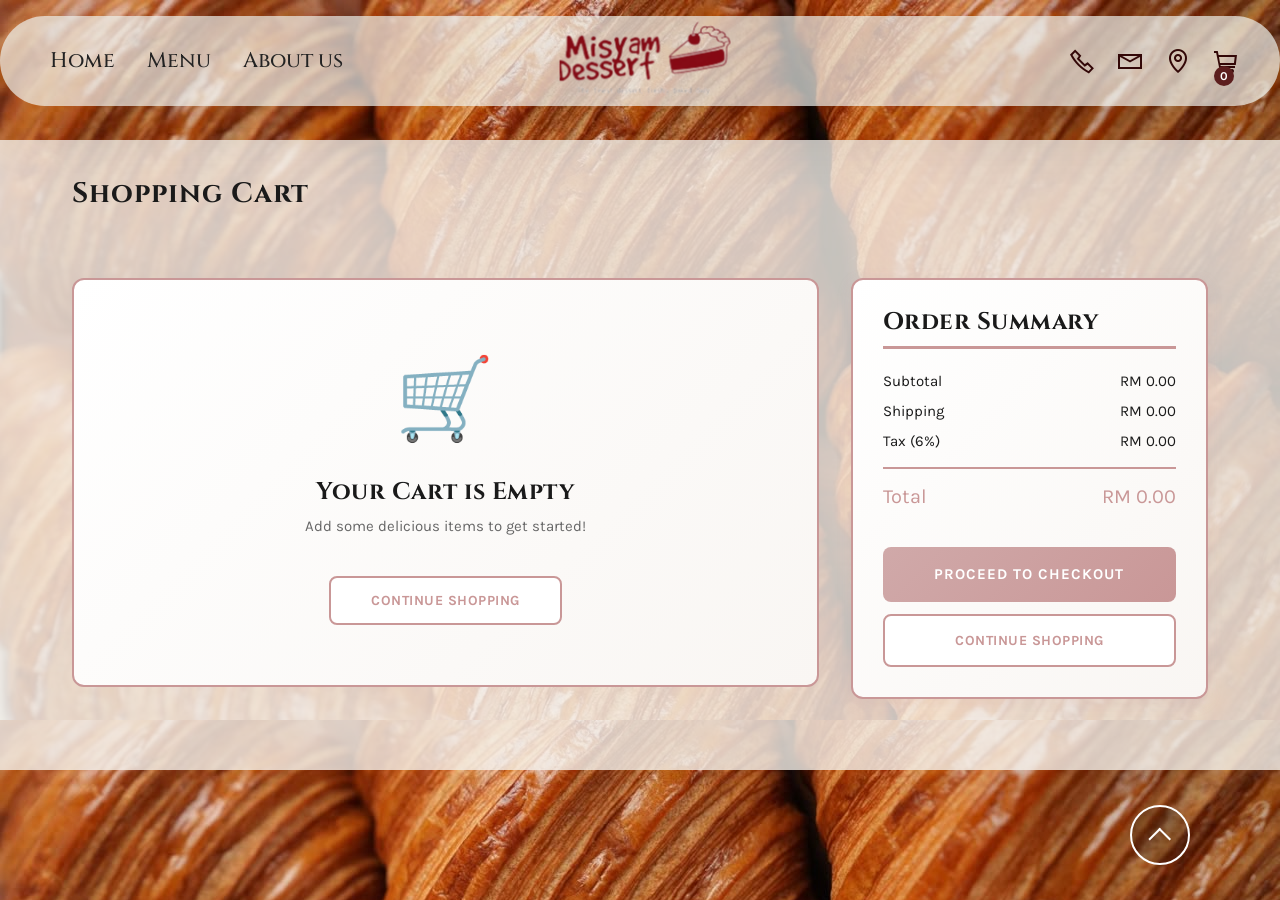
<file: cart.html>
<!DOCTYPE html>
<html>
<head>
  <meta charset="UTF-8">
  <meta http-equiv="X-UA-Compatible" content="IE=edge">
  <meta name="generator" content="Mobirise v6.1.12, mobirise.com">
  <meta name="viewport" content="width=device-width, initial-scale=1, minimum-scale=1">
  <link rel="shortcut icon" href="assets/images/whatsapp20image202026-06-2620at2012.16.3720am201-295x173.png" type="image/x-icon">
  
  <title>Shopping Cart</title>
  <link rel="stylesheet" href="assets/web/assets/mobirise-icons2/mobirise2.css">
  <link rel="stylesheet" href="assets/bootstrap/css/bootstrap.min.css">
  <link rel="stylesheet" href="assets/parallax/jarallax.css">
  <link rel="stylesheet" href="assets/animatecss/animate.css">
  <link rel="stylesheet" href="assets/dropdown/css/style.css">
  <link rel="stylesheet" href="assets/socicon/css/styles.css">
  <link rel="stylesheet" href="assets/theme/css/style.css">
  <link rel="preload" href="https://fonts.googleapis.com/css?family=Satisfy:400&display=swap" as="style" onload="this.onload=null;this.rel='stylesheet'">
  <noscript><link rel="stylesheet" href="https://fonts.googleapis.com/css?family=Satisfy:400&display=swap"></noscript>
  <link rel="preload" href="https://fonts.googleapis.com/css?family=Cinzel:400,500,600,700,800,900&display=swap" as="style" onload="this.onload=null;this.rel='stylesheet'">
  <noscript><link rel="stylesheet" href="https://fonts.googleapis.com/css?family=Cinzel:400,500,600,700,800,900&display=swap"></noscript>
  <link rel="preload" href="https://fonts.googleapis.com/css?family=Karla:200,300,400,500,600,700,800,200i,300i,400i,500i,600i,700i,800i&display=swap" as="style" onload="this.onload=null;this.rel='stylesheet'">
  <noscript><link rel="stylesheet" href="https://fonts.googleapis.com/css?family=Karla:200,300,400,500,600,700,800,200i,300i,400i,500i,600i,700i,800i&display=swap"></noscript>
  <link rel="preload" as="style" href="assets/mobirise/css/mbr-additional.css?v=FWeC1Z"><link rel="stylesheet" href="assets/mobirise/css/mbr-additional.css?v=FWeC1Z" type="text/css">
  
  <style>
    /* CSS Variables for navbar height */
    :root {
      --navbar-height: 140px;
    }

    html, body {
      margin: 0;
      padding: 0;
    }

    body {
      background-image: url('assets/images/background8.jpeg');
      background-color: #F5F0ED;
      font-family: 'Karla', sans-serif;
      color: #1a1a1a;
      padding-top: var(--navbar-height);
    }

    /* Fix navbar positioning */
    nav.navbar {
      position: fixed;
      top: 0;
      left: 0;
      right: 0;
      z-index: 1000;
      width: 100%;
      background-color: white;
      box-shadow: 0 2px 8px rgba(0, 0, 0, 0.1);
    }

    /* Ensure menu section doesn't have extra margin */
    section.menu {
      position: fixed;
      top: 0;
      left: 0;
      right: 0;
      z-index: 1000;
      width: 100%;
      margin: 0;
      padding: 0;
    }

    .cart-container {
      min-height: 70vh;
      padding: 40px 20px;
      width: 100%;
      margin-top: 0;
      background-color: rgba(245, 242, 235, 0.8);
    }

    .cart-title {
      font-family: 'Cinzel', serif;
      color: #1a1a1a;
      font-weight: 700;
      font-size: 28px;
      margin-bottom: 30px;
      letter-spacing: 1px;
    }
    
    .cart-item {
      background: linear-gradient(135deg, #FFFFFF 0%, #F9F6F3 100%);
      border: 2px solid #C99797;
      border-radius: 12px;
      padding: 25px;
      margin-bottom: 20px;
      display: flex;
      gap: 20px;
      align-items: flex-start;
      box-shadow: 0 4px 15px rgba(201, 151, 151, 0.15);
      transition: all 0.3s ease;
    }
    
    .cart-item:hover {
      transform: translateY(-3px);
      box-shadow: 0 8px 20px rgba(201, 151, 151, 0.25);
      border-color: #B88888;
    }
    
    .cart-item-image {
      width: 120px;
      height: 120px;
      object-fit: cover;
      border-radius: 8px;
      border: 2px solid #C99797;
    }
    
    .cart-item-details {
      flex: 1;
    }
    
    .cart-item-name {
      font-size: 18px;
      font-weight: 700;
      color: #1a1a1a;
      margin-bottom: 10px;
      font-family: 'Cinzel', serif;
      letter-spacing: 0.5px;
    }
    
    .cart-item-price {
      font-size: 18px;
      color: #C99797;
      font-weight: 900;
      margin-bottom: 10px;
      font-family: 'Karla', sans-serif;
    }
    
    .quantity-control {
      display: flex;
      align-items: center;
      gap: 12px;
      margin-top: 15px;
    }
    
    .quantity-label {
      font-size: 13px;
      font-weight: 700;
      color: #1a1a1a;
      text-transform: uppercase;
      letter-spacing: 0.5px;
    }
    
    .quantity-btn {
      width: 36px;
      height: 36px;
      border: 2px solid #C99797;
      background: white;
      cursor: pointer;
      border-radius: 6px;
      font-size: 18px;
      font-weight: 700;
      display: flex;
      align-items: center;
      justify-content: center;
      transition: all 0.3s ease;
      color: #1a1a1a;
      font-family: 'Karla', sans-serif;
    }
    
    .quantity-btn:hover {
      background: #F5F0ED;
      border-color: #B88888;
    }
    
    .quantity-value {
      min-width: 50px;
      text-align: center;
      font-weight: 700;
      color: #1a1a1a;
      font-family: 'Karla', sans-serif;
    }
    
    .remove-btn {
      background: linear-gradient(135deg, #C99797 0%, #B88888 100%);
      color: white;
      border: none;
      padding: 8px 16px;
      border-radius: 6px;
      cursor: pointer;
      font-size: 12px;
      font-weight: 700;
      transition: all 0.3s ease;
      font-family: 'Karla', sans-serif;
      text-transform: uppercase;
      letter-spacing: 0.5px;
    }
    
    .remove-btn:hover {
      transform: translateY(-2px);
      box-shadow: 0 4px 12px rgba(201, 151, 151, 0.3);
    }
    
    .cart-summary {
      background: linear-gradient(135deg, #FFFFFF 0%, #F9F6F3 100%);
      border: 2px solid #C99797;
      border-radius: 12px;
      padding: 30px;
      margin-top: 40px;
      box-shadow: 0 4px 15px rgba(201, 151, 151, 0.15);
      position: sticky;
      top: calc(var(--navbar-height) + 20px);
    }

    .cart-summary h4 {
      font-family: 'Cinzel', serif;
      margin-bottom: 25px;
      color: #1a1a1a;
      font-weight: 700;
      border-bottom: 3px solid #C99797;
      padding-bottom: 12px;
      letter-spacing: 0.5px;
    }
    
    .summary-row {
      display: flex;
      justify-content: space-between;
      margin-bottom: 15px;
      font-size: 15px;
      font-family: 'Karla', sans-serif;
      color: #1a1a1a;
      font-weight: 600;
    }

    .summary-row span:last-child {
      text-align: right;
    }
    
    .summary-row.total {
      border-top: 2.5px solid #C99797;
      padding-top: 18px;
      font-size: 20px;
      font-weight: 900;
      color: #C99797;
      margin-top: 18px;
    }
    
    .checkout-btn {
      width: 100%;
      padding: 16px;
      background: linear-gradient(135deg, #C99797 0%, #B88888 100%);
      color: white;
      border: none;
      border-radius: 8px;
      font-size: 15px;
      font-weight: 700;
      cursor: pointer;
      margin-top: 25px;
      transition: all 0.3s ease;
      font-family: 'Karla', sans-serif;
      text-transform: uppercase;
      letter-spacing: 1px;
    }
    
    .checkout-btn:hover {
      transform: translateY(-3px);
      box-shadow: 0 8px 20px rgba(201, 151, 151, 0.35);
    }

    .checkout-btn:disabled {
      background: linear-gradient(135deg, #D0A9A9 0%, #C99797 100%);
      cursor: not-allowed;
      transform: none;
    }
    
    .continue-shopping-btn {
      width: 100%;
      padding: 14px;
      background: white;
      color: #C99797;
      border: 2.5px solid #C99797;
      border-radius: 8px;
      font-size: 14px;
      font-weight: 700;
      cursor: pointer;
      margin-top: 12px;
      transition: all 0.3s ease;
      font-family: 'Karla', sans-serif;
      text-transform: uppercase;
      letter-spacing: 0.5px;
    }
    
    .continue-shopping-btn:hover {
      background: #F5F0ED;
      box-shadow: 0 4px 12px rgba(201, 151, 151, 0.2);
    }
    
    .empty-cart {
      text-align: center;
      padding: 60px 20px;
      background: linear-gradient(135deg, #FFFFFF 0%, #F9F6F3 100%);
      border: 2px solid #C99797;
      border-radius: 12px;
      margin-top: 40px;
    }
    
    .empty-cart-icon {
      font-size: 80px;
      margin-bottom: 20px;
      color: #C99797;
    }
    
    .empty-cart h3 {
      font-size: 24px;
      color: #1a1a1a;
      margin-bottom: 15px;
      font-family: 'Cinzel', serif;
      font-weight: 700;
      letter-spacing: 0.5px;
    }
    
    .empty-cart p {
      color: #666;
      margin-bottom: 30px;
      font-family: 'Karla', sans-serif;
      font-size: 15px;
    }

    .empty-cart .continue-shopping-btn {
      display: inline-block;
      width: auto;
      padding: 12px 40px;
    }

    /* Responsive adjustments */
    @media (max-width: 991px) {
      :root {
        --navbar-height: 120px;
      }

      body {
        padding-top: var(--navbar-height);
      }

      .cart-summary {
        position: static;
        top: auto;
        margin-top: 30px;
      }
    }

    @media (max-width: 768px) {
      :root {
        --navbar-height: 100px;
      }

      body {
        padding-top: var(--navbar-height);
      }

      .cart-container {
        padding: 20px 15px;
      }

      .cart-item {
        flex-direction: column;
        padding: 20px;
      }

      .cart-item-image {
        width: 100%;
        height: 200px;
      }

      .cart-title {
        font-size: 22px;
      }
    }

    @media (max-width: 576px) {
      :root {
        --navbar-height: 90px;
      }

      body {
        padding-top: var(--navbar-height);
      }

      .cart-container {
        padding: 15px 10px;
      }

      .cart-item {
        padding: 15px;
        gap: 15px;
      }

      .quantity-control {
        flex-wrap: wrap;
      }

      .checkout-btn, .continue-shopping-btn {
        font-size: 13px;
        padding: 12px;
      }
    }
  </style>
</head>
<body>
  
  <!-- Navigation -->
  <section data-bs-version="5.1" class="menu menu3 cid-vnC2B9Omwc" once="menu" id="menu03-1l">
    <nav class="navbar navbar-dropdown navbar-expand-lg">
      <div class="container">
        <div class="navbar-brand">
          <span class="navbar-logo">
            <a href="index.html">
              <img src="assets/images/whatsapp20image202026-06-2620at2012.16.3720am201-295x173.png" alt="logo" style="height: 5rem;">
            </a>
          </span>
        </div>
        <button class="navbar-toggler" type="button" data-toggle="collapse" data-bs-toggle="collapse" data-target="#navbarSupportedContent" data-bs-target="#navbarSupportedContent" aria-controls="navbarNavAltMarkup" aria-expanded="false" aria-label="Toggle navigation">
          <div class="hamburger">
            <span></span>
            <span></span>
            <span></span>
            <span></span>
          </div>
        </button>
        <div class="collapse navbar-collapse" id="navbarSupportedContent">
          <ul class="navbar-nav nav-dropdown nav-right" data-app-modern-menu="true">
            <li class="nav-item">
              <a class="nav-link link text-black text-primary display-4" href="index.html">Home</a>
            </li>
            <li class="nav-item">
              <a class="nav-link link text-black text-primary display-4" href="menu.html">Menu</a>
            </li>
            <li class="nav-item">
              <a class="nav-link link text-black text-primary display-4" href="aboutus.html">About us</a>
            </li>
          </ul>
          <div class="icons-menu">
            <a class="iconfont-wrapper" href="contact.html">
              <span class="p-2 mbr-iconfont mobi-mbri-phone mobi-mbri"></span>
            </a>
            <a class="iconfont-wrapper" href="emel.html">
              <span class="p-2 mbr-iconfont mobi-mbri-letter mobi-mbri"></span>
            </a>
            <a class="iconfont-wrapper" href="location.html">
              <span class="p-2 mbr-iconfont mobi-mbri-map-pin mobi-mbri"></span>
            </a>
            <a class="iconfont-wrapper" href="cart.html" id="cartIcon">
              <span class="p-2 mbr-iconfont mobi-mbri-shopping-cart mobi-mbri"></span>
              <span id="cartBadge" style="position: absolute; background: #5c1e1e; color: white; border-radius: 50%; width: 20px; height: 20px; display: flex; align-items: center; justify-content: center; font-size: 12px; font-weight: bold; margin-top: -10px; margin-left: 8px;">0</span>
            </a>
          </div>
        </div>
      </div>
    </nav>
  </section>

  <!-- Cart Section -->
  <section class="cart-container">
    <div class="container-fluid" style="max-width: 1200px; margin: 0 auto;">
      <h2 class="cart-title"><strong>Shopping Cart</strong></h2>
      
      <div class="row">
        <!-- Cart Items -->
        <div class="col-12 col-lg-8">
          <div id="cartItems">
            <!-- Cart items will be inserted here -->
          </div>
          <div id="emptyCartMessage" style="display: none;">
            <div class="empty-cart">
              <div class="empty-cart-icon">🛒</div>
              <h3>Your Cart is Empty</h3>
              <p>Add some delicious items to get started!</p>
              <button class="continue-shopping-btn" onclick="window.location.href='menu.html'">CONTINUE SHOPPING</button>
            </div>
          </div>
        </div>
        
        <!-- Cart Summary -->
        <div class="col-12 col-lg-4">
          <div class="cart-summary">
            <h4><strong>Order Summary</strong></h4>
            <div class="summary-row">
              <span>Subtotal</span>
              <span id="subtotal">RM 0.00</span>
            </div>
            <div class="summary-row">
              <span>Shipping</span>
              <span id="shipping">RM 5.00</span>
            </div>
            <div class="summary-row">
              <span>Tax (6%)</span>
              <span id="tax">RM 0.00</span>
            </div>
            <div class="summary-row total">
              <span>Total</span>
              <span id="total">RM 0.00</span>
            </div>
            <button class="checkout-btn" id="checkoutBtn" onclick="proceedToCheckout()">PROCEED TO CHECKOUT</button>
            <button class="continue-shopping-btn" onclick="window.location.href='menu.html'">CONTINUE SHOPPING</button>
          </div>
        </div>
      </div>
    </div>
  </section>

  <script src="assets/bootstrap/js/bootstrap.bundle.min.js"></script>
  <script>
    // Initialize cart from localStorage
    let cart = JSON.parse(localStorage.getItem('cart')) || [];

    // Display cart items
    function displayCart() {
      const cartItemsContainer = document.getElementById('cartItems');
      const emptyCartMessage = document.getElementById('emptyCartMessage');
      const checkoutBtn = document.getElementById('checkoutBtn');

      cartItemsContainer.innerHTML = '';

      if (cart.length === 0) {
        emptyCartMessage.style.display = 'block';
        checkoutBtn.disabled = true;
        updateSummary();
        return;
      }

      emptyCartMessage.style.display = 'none';
      checkoutBtn.disabled = false;

      cart.forEach((item, index) => {
        const itemTotal = item.price * item.quantity;
        const cartItemHTML = `
          <div class="cart-item">
            <img src="${item.image || 'assets/images/placeholder.jpg'}" alt="${item.name}" class="cart-item-image">
            <div class="cart-item-details">
              <div class="cart-item-name">${item.name}</div>
              <div class="cart-item-price">RM ${item.price.toFixed(2)}</div>
              <div style="color: #1a1a1a; font-weight: 600; margin-top: 8px;">Subtotal: <span style="color: #C99797;">RM ${itemTotal.toFixed(2)}</span></div>
              <div class="quantity-control">
                <span class="quantity-label">Qty:</span>
                <button class="quantity-btn" onclick="decreaseQuantity(${index})">−</button>
                <span class="quantity-value">${item.quantity}</span>
                <button class="quantity-btn" onclick="increaseQuantity(${index})">+</button>
                <button class="remove-btn" onclick="removeFromCart(${index})">Remove</button>
              </div>
            </div>
          </div>
        `;
        cartItemsContainer.innerHTML += cartItemHTML;
      });

      updateSummary();
    }

    // Increase quantity
    function increaseQuantity(index) {
      cart[index].quantity++;
      localStorage.setItem('cart', JSON.stringify(cart));
      displayCart();
    }

    // Decrease quantity
    function decreaseQuantity(index) {
      if (cart[index].quantity > 1) {
        cart[index].quantity--;
      } else {
        removeFromCart(index);
        return;
      }
      localStorage.setItem('cart', JSON.stringify(cart));
      displayCart();
    }

    // Remove from cart
    function removeFromCart(index) {
      cart.splice(index, 1);
      localStorage.setItem('cart', JSON.stringify(cart));
      displayCart();
      updateCartBadge();
    }

    // Update summary
    function updateSummary() {
      const subtotal = cart.reduce((sum, item) => sum + (item.price * item.quantity), 0);
      const shipping = cart.length > 0 ? 5 : 0;
      const tax = subtotal * 0.06;
      const total = subtotal + shipping + tax;

      document.getElementById('subtotal').textContent = 'RM ' + subtotal.toFixed(2);
      document.getElementById('shipping').textContent = 'RM ' + shipping.toFixed(2);
      document.getElementById('tax').textContent = 'RM ' + tax.toFixed(2);
      document.getElementById('total').textContent = 'RM ' + total.toFixed(2);
    }

    // Update cart badge
    function updateCartBadge() {
      const totalItems = cart.reduce((sum, item) => sum + item.quantity, 0);
      document.getElementById('cartBadge').textContent = totalItems;
    }

    // Proceed to checkout - REDIRECT TO CHECKOUT.HTML
    function proceedToCheckout() {
      if (!cart || cart.length === 0) {
        alert('Your cart is empty!');
        return;
      }

      // Ensure cart is up-to-date in localStorage
      localStorage.setItem('cart', JSON.stringify(cart));

      // Optionally save a checkout timestamp
      localStorage.setItem('checkout_at', new Date().toISOString());

      // Redirect to checkout page
      window.location.href = 'checkout.html';
    }

    // Initialize on page load
    displayCart();
    updateCartBadge();
  </script>
  
  <div id="scrollToTop" class="scrollToTop mbr-arrow-up"><a style="text-align: center;"><i class="mbr-arrow-up-icon mbr-arrow-up-icon-cm cm-icon cm-icon-smallarrow-up"></i></a></div>
  <input name="animation" type="hidden">
</body>
</html>
</file>
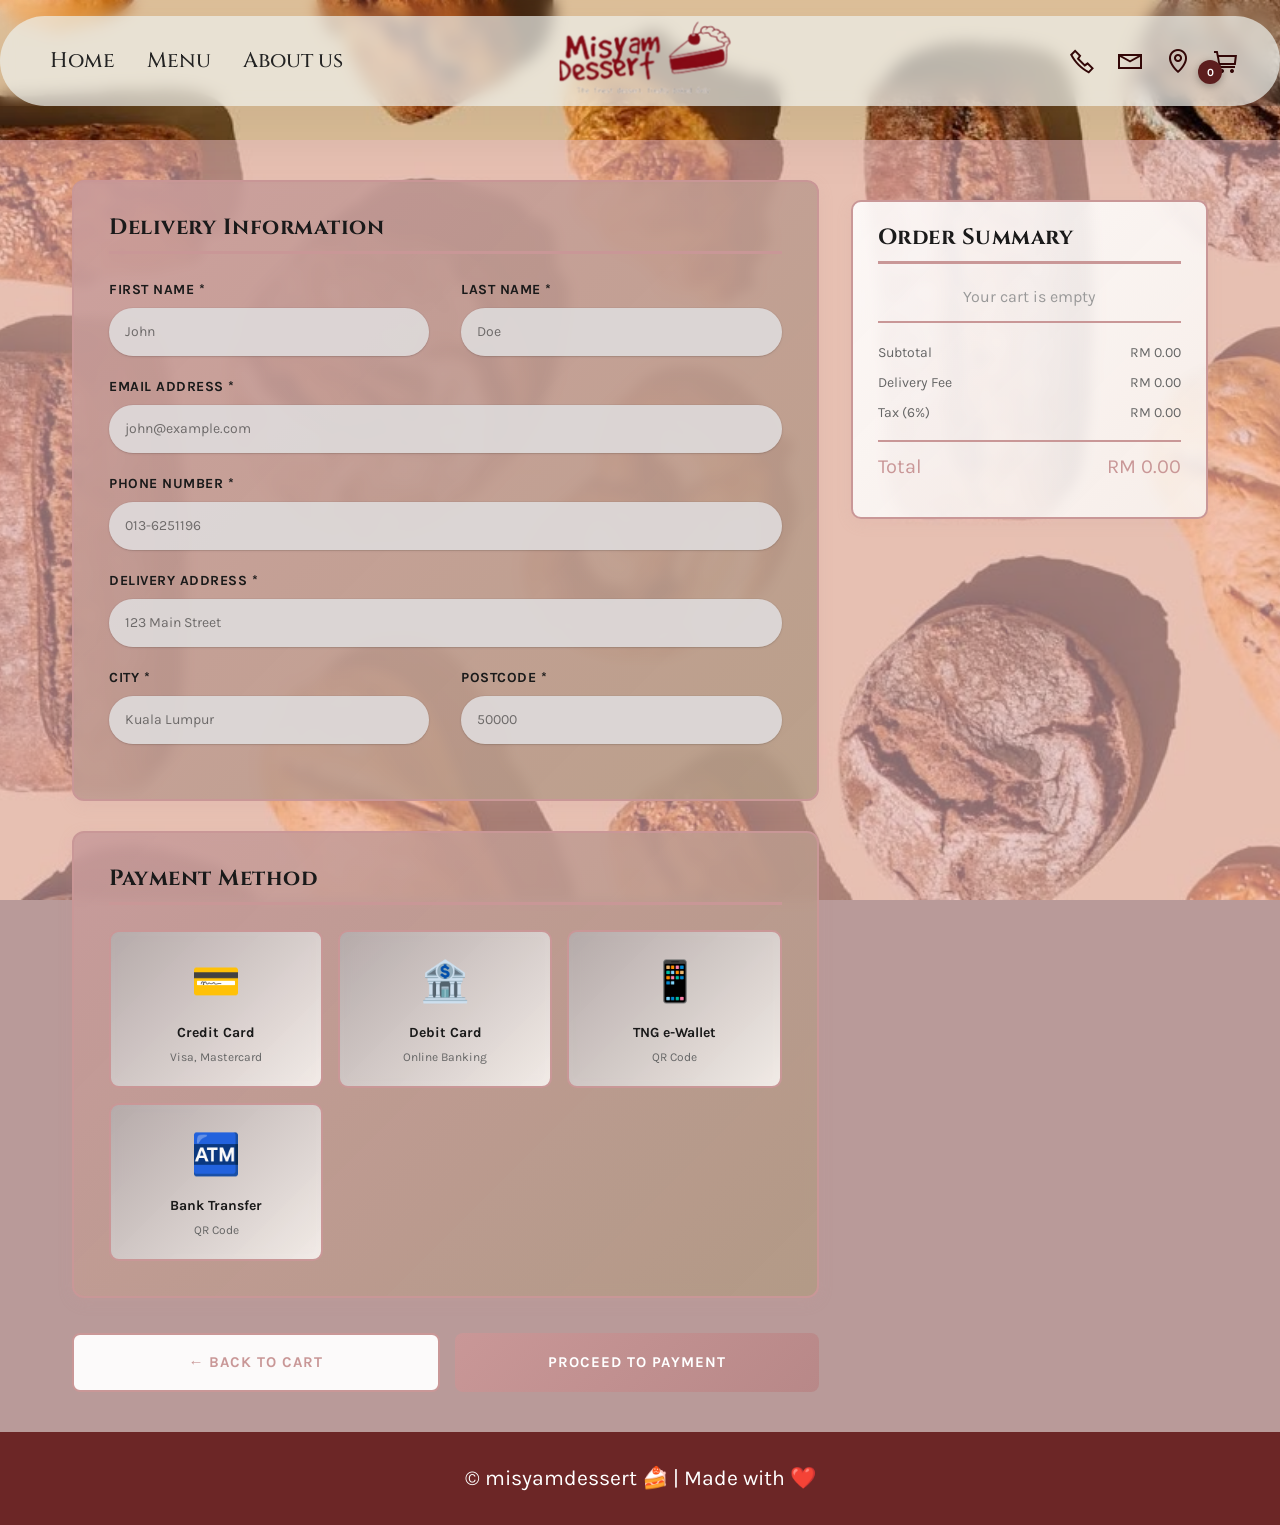
<file: checkout.html>
<!DOCTYPE html>
<html>
<head>
  <meta charset="UTF-8">
  <meta http-equiv="X-UA-Compatible" content="IE=edge">
  <meta name="generator" content="Mobirise v6.1.12, mobirise.com">
  <meta name="viewport" content="width=device-width, initial-scale=1, minimum-scale=1">
  <link rel="shortcut icon" href="assets/images/whatsapp20image202026-06-2620at2012.16.3720am201-295x173.png" type="image/x-icon">
  <meta name="description" content="">
  
  <title>Checkout - Misyam Dessert Shop</title>
  <link rel="stylesheet" href="assets/web/assets/mobirise-icons2/mobirise2.css">
  <link rel="stylesheet" href="assets/bootstrap/css/bootstrap.min.css">
  <link rel="stylesheet" href="assets/parallax/jarallax.css">
  <link rel="stylesheet" href="assets/animatecss/animate.css">
  <link rel="stylesheet" href="assets/dropdown/css/style.css">
  <link rel="stylesheet" href="assets/theme/css/style.css">
  <link rel="preload" href="https://fonts.googleapis.com/css?family=Satisfy:400&display=swap" as="style" onload="this.onload=null;this.rel='stylesheet'">
  <noscript><link rel="stylesheet" href="https://fonts.googleapis.com/css?family=Satisfy:400&display=swap"></noscript>
  <link rel="preload" href="https://fonts.googleapis.com/css?family=Cinzel:400,500,600,700,800,900&display=swap" as="style" onload="this.onload=null;this.rel='stylesheet'">
  <noscript><link rel="stylesheet" href="https://fonts.googleapis.com/css?family=Cinzel:400,500,600,700,800,900&display=swap"></noscript>
  <link rel="preload" href="https://fonts.googleapis.com/css?family=Karla:200,300,400,500,600,700,800,200i,300i,400i,500i,600i,700i,800i&display=swap" as="style" onload="this.onload=null;this.rel='stylesheet'">
  <noscript><link rel="stylesheet" href="https://fonts.googleapis.com/css?family=Karla:200,300,400,500,600,700,800,200i,300i,400i,500i,600i,700i,800i&display=swap"></noscript>
  <link rel="preload" as="style" href="assets/mobirise/css/mbr-additional.css?v=JrYEHF"><link rel="stylesheet" href="assets/mobirise/css/mbr-additional.css?v=JrYEHF" type="text/css">

  <style>
    :root {
      --navbar-height: 140px;
      --primary: #C99797;
      --primary-dark: #B88888;
      --text: #1a1a1a;
    }

    html, body {
      margin: 0;
      padding: 0;
    }

    /* Background image */
    body {
      background-color: #776a62;
      background-image: url('assets/images/background7.jpeg');
      background-size: cover;
      background-position: center;
      background-repeat: no-repeat;
      background-attachment: fixed;
      font-family: 'Karla', sans-serif;
      color: var(--text);
      padding-top: var(--navbar-height);
    }

    /* NAVBAR - FIXED DI ATAS */
    nav.navbar {
      position: fixed;
      top: 0;
      left: 0;
      right: 0;
      z-index: 1000;
      width: 100%;
      background-color: rgba(207, 196, 196, 0.9);
      box-shadow: 0 2px 8px rgba(0, 0, 0, 0.1);
      backdrop-filter: blur(8px);
    }

    /* SECTION MENU - NORMAL FLOW */
    section.menu {
      position: relative;
      width: 100%;
      margin: 0;
      padding: 0;
      z-index: 999;
    }

    .checkout-container {
      background-color: rgba(240, 193, 199, 0.55);
      min-height: 70vh;
      padding: 40px 20px;
      width: 100%;
      margin-top: 0;
    }
    
    .form-section {
      background: linear-gradient(135deg, rgba(201, 155, 155, 0.88) 0%, rgba(177, 154, 131, 0.85) 100%);
      border-radius: 12px;
      padding: 35px;
      margin-bottom: 30px;
      box-shadow: 0 4px 15px rgba(201, 151, 151, 0.15);
      border: 2px solid var(--primary);
      backdrop-filter: blur(6px);
    }
    
    .section-title {
      font-family: 'Cinzel', serif;
      font-size: 22px;
      color: var(--text);
      margin-bottom: 25px;
      font-weight: 700;
      border-bottom: 3px solid var(--primary);
      padding-bottom: 12px;
      letter-spacing: 0.5px;
    }
    
    .form-group {
      margin-bottom: 20px;
    }
    
    .form-group label {
      font-weight: 700;
      color: var(--text);
      margin-bottom: 8px;
      display: block;
      font-size: 14px;
      letter-spacing: 0.5px;
      text-transform: uppercase;
    }
    
    .form-control {
      border: 2px solid var(--primary);
      border-radius: 8px;
      padding: 12px 15px;
      font-size: 14px;
      color: var(--text);
      background-color: rgba(221, 215, 215, 0.95);
      transition: all 0.3s ease;
      width: 100%;
      box-sizing: border-box;
      font-family: 'Karla', sans-serif;
    }
    
    .form-control:focus {
      border-color: var(--primary-dark);
      box-shadow: 0 0 0 3px rgba(201, 151, 151, 0.2);
      outline: none;
      background-color: rgba(249, 246, 243, 0.98);
    }

    .form-control::placeholder {
      color: rgba(0, 0, 0, 0.5);
    }
    
    .payment-options {
      display: grid;
      grid-template-columns: repeat(auto-fit, minmax(160px, 1fr));
      gap: 15px;
      margin-top: 20px;
    }
    
    .payment-option {
      border: 2.5px solid var(--primary);
      border-radius: 10px;
      padding: 20px;
      cursor: pointer;
      transition: all 0.3s ease;
      text-align: center;
      background: linear-gradient(135deg, rgba(180, 172, 172, 0.9) 0%, rgba(249,246,243,0.88) 100%);
      position: relative;
      backdrop-filter: blur(6px);
    }
    
    .payment-option:hover {
      border-color: var(--primary-dark);
      background: linear-gradient(135deg, rgba(245,240,237,0.92) 0%, rgba(239,233,228,0.90) 100%);
      transform: translateY(-2px);
      box-shadow: 0 6px 16px rgba(201, 151, 151, 0.2);
    }
    
    .payment-option.selected {
      border-color: var(--primary-dark);
      background: linear-gradient(135deg, rgba(245,240,237,0.92) 0%, rgba(239,233,228,0.90) 100%);
      box-shadow: 0 8px 20px rgba(201, 151, 151, 0.25);
    }

    .payment-option.selected::after {
      content: '✓';
      position: absolute;
      top: 8px;
      right: 8px;
      background-color: var(--primary);
      color: white;
      width: 28px;
      height: 28px;
      border-radius: 50%;
      display: flex;
      align-items: center;
      justify-content: center;
      font-weight: bold;
      font-size: 16px;
    }
    
    .payment-icon {
      font-size: 40px;
      margin-bottom: 10px;
      color: var(--primary);
    }
    
    .payment-name {
      font-weight: 700;
      color: var(--text);
      margin-bottom: 5px;
      font-size: 14px;
    }
    
    .payment-desc {
      font-size: 12px;
      color: #666;
    }

    .card-section {
      background: linear-gradient(135deg, rgba(255,255,255,0.88) 0%, rgba(249,246,243,0.85) 100%);
      border: 2px solid var(--primary);
      border-radius: 10px;
      padding: 25px;
      margin-top: 20px;
      display: none;
      backdrop-filter: blur(6px);
    }

    .card-section.show {
      display: block;
    }

    .qr-section {
      background: linear-gradient(135deg, rgba(255,255,255,0.88) 0%, rgba(249,246,243,0.85) 100%);
      border: 2px solid var(--primary);
      border-radius: 10px;
      padding: 30px;
      text-align: center;
      margin-top: 20px;
      display: none;
      backdrop-filter: blur(6px);
    }

    .qr-section.show {
      display: block;
    }

    .qr-title {
      font-family: 'Cinzel', serif;
      font-size: 18px;
      color: var(--text);
      margin-bottom: 20px;
      font-weight: 700;
    }

    .qr-image-container {
      width: 100%;
      max-width: 280px;
      margin: 0 auto 20px;
      background-color: white;
      border: 3px solid var(--primary);
      border-radius: 8px;
      padding: 10px;
      display: flex;
      align-items: center;
      justify-content: center;
      box-shadow: 0 4px 12px rgba(201, 151, 151, 0.15);
    }

    .qr-image-container img {
      max-width: 100%;
      max-height: 260px;
      width: auto;
      height: auto;
      object-fit: contain;
    }

    .qr-instruction {
      font-size: 14px;
      color: #666;
      margin-top: 15px;
      line-height: 1.6;
    }
    
    .order-review {
      background: linear-gradient(135deg, rgba(255,255,255,0.88) 0%, rgba(249,246,243,0.85) 100%);
      border: 2px solid var(--primary);
      border-radius: 10px;
      padding: 25px;
      margin-top: 20px;
      position: sticky;
      top: calc(var(--navbar-height) + 20px);
      backdrop-filter: blur(6px);
      box-shadow: 0 4px 15px rgba(201, 151, 151, 0.15);
    }
    
    .review-item {
      display: flex;
      justify-content: space-between;
      padding: 12px 0;
      border-bottom: 1px solid #E0D0C8;
      font-size: 14px;
      color: var(--text);
      align-items: center;
    }
    
    .review-item:last-child {
      border-bottom: none;
    }

    .review-item-name {
      font-weight: 600;
      flex: 1;
    }

    .review-item-qty {
      color: #666;
      font-size: 13px;
      margin: 0 8px;
    }

    .review-item-price {
      font-weight: 700;
      text-align: right;
      min-width: 70px;
      color: var(--primary);
    }
    
    .review-summary {
      border-top: 2px solid var(--primary);
      padding-top: 15px;
      margin-top: 15px;
    }

    .review-row {
      display: flex;
      justify-content: space-between;
      padding: 8px 0;
      font-weight: 600;
      color: #666;
      font-size: 14px;
    }
    
    .review-total {
      display: flex;
      justify-content: space-between;
      padding: 15px 0;
      border-top: 2px solid var(--primary);
      margin-top: 12px;
      font-weight: 900;
      font-size: 20px;
      color: var(--primary);
      font-family: 'Karla', sans-serif;
    }
    
    .action-buttons {
      display: flex;
      gap: 15px;
      margin-top: 35px;
      width: 100%;
    }
    
    .btn-submit {
      flex: 1;
      padding: 16px;
      background: linear-gradient(135deg, var(--primary) 0%, var(--primary-dark) 100%);
      color: white;
      border: none;
      border-radius: 8px;
      font-size: 15px;
      font-weight: 700;
      cursor: pointer;
      transition: all 0.3s ease;
      text-transform: uppercase;
      letter-spacing: 1px;
      font-family: 'Karla', sans-serif;
    }
    
    .btn-submit:hover:not(:disabled) {
      transform: translateY(-3px);
      box-shadow: 0 8px 20px rgba(201, 151, 151, 0.35);
    }

    .btn-submit:disabled {
      background: linear-gradient(135deg, #D0A9A9 0%, var(--primary) 100%);
      cursor: not-allowed;
      transform: none;
    }
    
    .btn-back {
      flex: 1;
      padding: 16px;
      background: rgba(255, 255, 255, 0.95);
      color: var(--primary);
      border: 2.5px solid var(--primary);
      border-radius: 8px;
      font-size: 15px;
      font-weight: 700;
      cursor: pointer;
      transition: all 0.3s ease;
      text-transform: uppercase;
      letter-spacing: 1px;
      backdrop-filter: blur(4px);
      font-family: 'Karla', sans-serif;
    }
    
    .btn-back:hover {
      background: rgba(245, 240, 237, 0.98);
      box-shadow: 0 4px 12px rgba(201, 151, 151, 0.2);
    }

    /* Cart Badge - Notification */
    .cart-badge {
      position: absolute;
      bottom: -8px;
      left: -8px;
      background-color: #5c1e1e;
      color: white;
      border-radius: 50%;
      width: 24px;
      height: 24px;
      display: flex !important;
      align-items: center;
      justify-content: center;
      font-size: 11px;
      font-weight: 700;
      box-shadow: 0 2px 8px rgba(0, 0, 0, 0.3);
      animation: pulse 2s ease-in-out infinite;
    }

    @keyframes pulse {
      0%, 100% { transform: scale(1); }
      50% { transform: scale(1.05); }
    }

    /* Success Modal */
    .modal-overlay {
      position: fixed;
      inset: 0;
      background: rgba(0, 0, 0, 0.5);
      display: none;
      align-items: center;
      justify-content: center;
      z-index: 9999;
    }

    .modal-overlay.show {
      display: flex;
      animation: fadeIn 0.3s ease;
    }

    @keyframes fadeIn {
      from { opacity: 0; }
      to { opacity: 1; }
    }

    .modal-panel {
      background: white;
      border-radius: 12px;
      padding: 40px;
      max-width: 450px;
      width: 90%;
      text-align: center;
      box-shadow: 0 10px 40px rgba(0, 0, 0, 0.2);
      animation: slideUp 0.3s ease;
    }

    @keyframes slideUp {
      from {
        transform: translateY(30px);
        opacity: 0;
      }
      to {
        transform: translateY(0);
        opacity: 1;
      }
    }

    .modal-icon {
      font-size: 60px;
      margin-bottom: 20px;
      animation: pulse 0.6s ease;
    }

    .modal-title {
      font-family: 'Cinzel', serif;
      font-size: 24px;
      color: var(--text);
      margin-bottom: 12px;
      font-weight: 700;
    }

    .modal-text {
      color: #666;
      margin-bottom: 20px;
      line-height: 1.6;
      font-size: 15px;
    }

    .modal-details {
      background: rgba(245, 240, 237, 0.95);
      border-radius: 8px;
      padding: 15px;
      margin-bottom: 20px;
      font-size: 14px;
      text-align: left;
    }

    .modal-detail-row {
      display: flex;
      justify-content: space-between;
      padding: 8px 0;
      border-bottom: 1px solid rgba(0,0,0,0.1);
    }

    .modal-detail-row:last-child {
      border-bottom: none;
    }

    .modal-btn {
      background: linear-gradient(135deg, var(--primary) 0%, var(--primary-dark) 100%);
      color: white;
      border: none;
      padding: 14px 30px;
      border-radius: 8px;
      font-weight: 700;
      cursor: pointer;
      font-size: 15px;
      text-transform: uppercase;
      letter-spacing: 1px;
      font-family: 'Karla', sans-serif;
      transition: all 0.3s ease;
    }

    .modal-btn:hover {
      transform: translateY(-2px);
      box-shadow: 0 6px 16px rgba(201, 151, 151, 0.3);
    }

    /* Responsive adjustments */
    @media (max-width: 991px) {
      :root {
        --navbar-height: 120px;
      }

      body {
        padding-top: var(--navbar-height);
      }

      .order-review {
        position: static;
        top: auto;
        margin-top: 30px;
      }
    }

    @media (max-width: 768px) {
      :root {
        --navbar-height: 100px;
      }

      body {
        padding-top: var(--navbar-height);
      }

      .form-section {
        padding: 25px;
      }

      .section-title {
        font-size: 18px;
      }

      .payment-options {
        grid-template-columns: repeat(auto-fit, minmax(140px, 1fr));
      }
    }

    @media (max-width: 576px) {
      :root {
        --navbar-height: 90px;
      }

      body {
        padding-top: var(--navbar-height);
      }

      .checkout-container {
        padding: 20px 15px;
      }

      .form-section {
        padding: 20px;
        margin-bottom: 20px;
      }

      .action-buttons {
        flex-direction: column;
        gap: 10px;
      }

      .btn-submit, .btn-back {
        padding: 14px;
        font-size: 13px;
      }

      .modal-panel {
        padding: 30px 20px;
      }

      .qr-image-container {
        max-width: 200px;
      }
    }
  </style>
</head>
<body>
  
  <!-- Navigation -->
  <section data-bs-version="5.1" class="menu menu3 cid-vnC2B9Omwc" once="menu" id="menu03-1l">
    <nav class="navbar navbar-dropdown navbar-expand-lg">
      <div class="container">
        <div class="navbar-brand">
          <span class="navbar-logo">
            <a href="index.html">
              <img src="assets/images/whatsapp20image202026-06-2620at2012.16.3720am201-295x173.png" alt="logo" style="height: 5rem;">
            </a>
          </span>
        </div>
        <button class="navbar-toggler" type="button" data-toggle="collapse" data-bs-toggle="collapse" data-target="#navbarSupportedContent" data-bs-target="#navbarSupportedContent" aria-controls="navbarNavAltMarkup" aria-expanded="false" aria-label="Toggle navigation">
          <div class="hamburger"><span></span><span></span><span></span><span></span></div>
        </button>
        <div class="collapse navbar-collapse" id="navbarSupportedContent">
          <ul class="navbar-nav nav-dropdown nav-right" data-app-modern-menu="true">
            <li class="nav-item"><a class="nav-link link text-black text-primary display-4" href="index.html">Home</a></li>
            <li class="nav-item"><a class="nav-link link text-black text-primary display-4" href="menu.html">Menu</a></li>
            <li class="nav-item"><a class="nav-link link text-black text-primary display-4" href="aboutus.html">About us</a></li>
          </ul>
          <div class="icons-menu">
            <a class="iconfont-wrapper" href="contact.html"><span class="p-2 mbr-iconfont mobi-mbri-phone mobi-mbri"></span></a>
            <a class="iconfont-wrapper" href="emel.html"><span class="p-2 mbr-iconfont mobi-mbri-letter mobi-mbri"></span></a>
            <a class="iconfont-wrapper" href="location.html"><span class="p-2 mbr-iconfont mobi-mbri-map-pin mobi-mbri"></span></a>
            <a class="iconfont-wrapper" href="cart.html" id="cartIcon" style="position: relative;"><span class="p-2 mbr-iconfont mobi-mbri-shopping-cart mobi-mbri"></span>
              <span id="cartBadge" class="cart-badge" style="display: none;">0</span>
            </a>
          </div>
        </div>
      </div>
    </nav>
  </section>

  <!-- Checkout Section -->
  <section class="checkout-container">
    <div class="container-fluid" style="max-width: 1200px; margin: 0 auto;">
      <div class="row">
        <!-- Checkout Form -->
        <div class="col-12 col-lg-8">
          <!-- Delivery Information -->
          <div class="form-section">
            <h3 class="section-title">Delivery Information</h3>
            <div class="row">
              <div class="col-12 col-md-6">
                <div class="form-group">
                  <label for="firstName">First Name *</label>
                  <input type="text" class="form-control" id="firstName" placeholder="John" required>
                </div>
              </div>
              <div class="col-12 col-md-6">
                <div class="form-group">
                  <label for="lastName">Last Name *</label>
                  <input type="text" class="form-control" id="lastName" placeholder="Doe" required>
                </div>
              </div>
            </div>
            
            <div class="form-group">
              <label for="email">Email Address *</label>
              <input type="email" class="form-control" id="email" placeholder="john@example.com" required>
            </div>
            
            <div class="form-group">
              <label for="phone">Phone Number *</label>
              <input type="tel" class="form-control" id="phone" placeholder="013-6251196" required>
            </div>
            
            <div class="form-group">
              <label for="address">Delivery Address *</label>
              <input type="text" class="form-control" id="address" placeholder="123 Main Street" required>
            </div>
            
            <div class="row">
              <div class="col-12 col-md-6">
                <div class="form-group">
                  <label for="city">City *</label>
                  <input type="text" class="form-control" id="city" placeholder="Kuala Lumpur" required>
                </div>
              </div>
              <div class="col-12 col-md-6">
                <div class="form-group">
                  <label for="postcode">Postcode *</label>
                  <input type="text" class="form-control" id="postcode" placeholder="50000" required>
                </div>
              </div>
            </div>
          </div>

          <!-- Payment Method -->
          <div class="form-section">
            <h3 class="section-title">Payment Method</h3>
            <div class="payment-options">
              <div class="payment-option" onclick="selectPayment('credit-card', this)">
                <div class="payment-icon">💳</div>
                <div class="payment-name">Credit Card</div>
                <div class="payment-desc">Visa, Mastercard</div>
              </div>
              
              <div class="payment-option" onclick="selectPayment('debit-card', this)">
                <div class="payment-icon">🏦</div>
                <div class="payment-name">Debit Card</div>
                <div class="payment-desc">Online Banking</div>
              </div>
              
              <div class="payment-option" onclick="selectPayment('tng', this)">
                <div class="payment-icon">📱</div>
                <div class="payment-name">TNG e-Wallet</div>
                <div class="payment-desc">QR Code</div>
              </div>

              <div class="payment-option" onclick="selectPayment('bank-qr', this)">
                <div class="payment-icon">🏧</div>
                <div class="payment-name">Bank Transfer</div>
                <div class="payment-desc">QR Code</div>
              </div>
            </div>
            <input type="hidden" id="selectedPayment">
          </div>

          <!-- Credit Card Details Section -->
          <div class="card-section" id="cardSection">
            <h3 class="section-title">Card Details</h3>
            <div class="form-group">
              <label for="cardName">Name on Card *</label>
              <input type="text" class="form-control" id="cardName" placeholder="JOHN DOE">
            </div>
            
            <div class="form-group">
              <label for="cardNumber">Card Number *</label>
              <input type="text" class="form-control" id="cardNumber" placeholder="1234 5678 9012 3456" maxlength="19">
            </div>
            
            <div class="row">
              <div class="col-12 col-md-6">
                <div class="form-group">
                  <label for="cardExpiry">Expiry Date *</label>
                  <input type="text" class="form-control" id="cardExpiry" placeholder="MM/YY" maxlength="5">
                </div>
              </div>
              <div class="col-12 col-md-6">
                <div class="form-group">
                  <label for="cardCVV">CVV *</label>
                  <input type="text" class="form-control" id="cardCVV" placeholder="123" maxlength="4">
                </div>
              </div>
            </div>
          </div>

          <!-- TNG QR Section -->
          <div class="qr-section" id="tngSection">
            <div class="qr-title">🛒 TNG e-Wallet QR Code</div>
            <div class="qr-image-container">
              <!-- LETAK GAMBAR QR CODE TNG ANDA SENDIRI DI SINI -->
              <img src="assets/images/tngqr.jpeg" alt="TNG QR Code">
            </div>
            <div class="qr-instruction">
              Scan this QR code using your TNG eWallet app to complete payment of <strong id="tngAmount">RM 0.00</strong>
            </div>
          </div>

          <!-- Bank Transfer QR Section -->
          <div class="qr-section" id="bankSection">
            <div class="qr-title">🏦 Bank Transfer QR Code</div>
            <div class="qr-image-container">
              <!-- LETAK GAMBAR QR CODE BANK ANDA SENDIRI DI SINI -->
              <img src="assets/images/bankqr.jpeg" alt="Bank QR Code">
            </div>
            <div class="qr-instruction">
              Bank: Maybank<br>Account: 123-456-789012-3<br>Amount: <strong id="bankAmount">RM 0.00</strong><br><br>
              Scan for instant transfer or transfer manually using the details above.
            </div>
          </div>

          <!-- Action Buttons -->
          <div class="action-buttons">
            <button class="btn-back" onclick="goBack()">← Back to Cart</button>
            <button class="btn-submit" id="proceedOrderBtn" onclick="proceedToPayment()">Proceed to Payment</button>
          </div>
        </div>

        <!-- Order Review (Sidebar) -->
        <div class="col-12 col-lg-4">
          <div class="order-review">
            <h3 class="section-title">Order Summary</h3>
            <div id="cartItemsList" style="margin-bottom: 15px;">
              <!-- Items populated from cart -->
            </div>
            
            <div class="review-summary">
              <div class="review-row">
                <span>Subtotal</span>
                <span id="subtotalPrice">RM 0.00</span>
              </div>

              <div class="review-row">
                <span>Delivery Fee</span>
                <span id="deliveryPrice">RM 5.00</span>
              </div>

              <div class="review-row">
                <span>Tax (6%)</span>
                <span id="taxPrice">RM 0.00</span>
              </div>
            </div>
            
            <div class="review-total">
              <span>Total</span>
              <span id="totalPrice">RM 0.00</span>
            </div>
          </div>
        </div>
      </div>
    </div>
  </section>

  <section data-bs-version="5.1" class="footer4 cid-vnHRBFMDJj" once="footers" id="footer04-3d">
    <div class="container">
      <div class="media-container-row align-center mbr-white">
        <div class="col-12">
          <p class="mbr-text mb-0 mbr-fonts-style display-7">© misyamdessert 🍰 | Made with ❤️</p>
        </div>
      </div>
    </div>
  </section>

  <!-- Success Modal -->
  <div class="modal-overlay" id="successModal">
    <div class="modal-panel">
      <div class="modal-icon">✅</div>
      <h2 class="modal-title">Payment Successful!</h2>
      <p class="modal-text">Your order has been placed successfully.</p>
      
      <div class="modal-details">
        <div class="modal-detail-row">
          <span>Order ID:</span>
          <strong id="orderId"></strong>
        </div>
        <div class="modal-detail-row">
          <span>Total Amount:</span>
          <strong id="modalTotal"></strong>
        </div>
        <div class="modal-detail-row">
          <span>Delivery To:</span>
          <strong id="modalCity"></strong>
        </div>
      </div>

      <p class="modal-text" style="font-size: 13px; margin-top: 15px; margin-bottom: 0;">
        A confirmation email has been sent to you. Our team will contact you within 24 hours to confirm delivery details.
      </p>
      
      <button class="modal-btn" onclick="redirectToHome()">Continue Shopping</button>
    </div>
  </div>

  <script src="assets/bootstrap/js/bootstrap.bundle.min.js"></script>
  <script>
    // Read cart from localStorage
    let cart = JSON.parse(localStorage.getItem('cart')) || [];

    function formatRM(val) {
      return 'RM ' + val.toFixed(2);
    }

    function renderOrderSummary() {
      const cartList = document.getElementById('cartItemsList');
      
      if (!cart || cart.length === 0) {
        cartList.innerHTML = '<p style="color: #999; text-align: center;">Your cart is empty</p>';
        updateTotals();
        return;
      }

      cartList.innerHTML = '';
      cart.forEach(item => {
        const itemTotal = item.price * item.quantity;
        const div = document.createElement('div');
        div.className = 'review-item';
        div.innerHTML = `
          <span class="review-item-name">${item.name}</span>
          <span class="review-item-qty">x${item.quantity}</span>
          <span class="review-item-price">${formatRM(itemTotal)}</span>
        `;
        cartList.appendChild(div);
      });

      updateTotals();
    }

    function updateTotals() {
      const subtotal = cart.reduce((s, i) => s + i.price * i.quantity, 0);
      const delivery = cart.length > 0 ? 5 : 0;
      const tax = subtotal * 0.06;
      const total = subtotal + delivery + tax;

      document.getElementById('subtotalPrice').textContent = formatRM(subtotal);
      document.getElementById('deliveryPrice').textContent = formatRM(delivery);
      document.getElementById('taxPrice').textContent = formatRM(tax);
      document.getElementById('totalPrice').textContent = formatRM(total);
      
      // Update QR amounts
      document.getElementById('tngAmount').textContent = formatRM(total);
      document.getElementById('bankAmount').textContent = formatRM(total);
    }

    function selectPayment(type, element) {
      document.querySelectorAll('.payment-option').forEach(el => {
        el.classList.remove('selected');
      });
      element.classList.add('selected');
      document.getElementById('selectedPayment').value = type;

      const cardSection = document.getElementById('cardSection');
      const tngSection = document.getElementById('tngSection');
      const bankSection = document.getElementById('bankSection');

      cardSection.classList.remove('show');
      tngSection.classList.remove('show');
      bankSection.classList.remove('show');

      if (type === 'credit-card' || type === 'debit-card') {
        cardSection.classList.add('show');
      } else if (type === 'tng') {
        tngSection.classList.add('show');
      } else if (type === 'bank-qr') {
        bankSection.classList.add('show');
      }
    }

    function proceedToPayment() {
      const firstName = document.getElementById('firstName').value.trim();
      const lastName = document.getElementById('lastName').value.trim();
      const email = document.getElementById('email').value.trim();
      const phone = document.getElementById('phone').value.trim();
      const address = document.getElementById('address').value.trim();
      const city = document.getElementById('city').value.trim();
      const postcode = document.getElementById('postcode').value.trim();
      const paymentMethod = document.getElementById('selectedPayment').value;

      // Validation
      if (!firstName || !lastName || !email || !phone || !address || !city || !postcode || !paymentMethod) {
        alert('Please fill in all required fields');
        return;
      }

      // Email validation
      const emailRegex = /^[^\s@]+@[^\s@]+\.[^\s@]+$/;
      if (!emailRegex.test(email)) {
        alert('Please enter a valid email address');
        return;
      }

      // Card validation
      if (paymentMethod === 'credit-card' || paymentMethod === 'debit-card') {
        const cardName = document.getElementById('cardName').value.trim();
        const cardNumber = document.getElementById('cardNumber').value.trim();
        const cardExpiry = document.getElementById('cardExpiry').value.trim();
        const cardCVV = document.getElementById('cardCVV').value.trim();

        if (!cardName || !cardNumber || !cardExpiry || !cardCVV) {
          alert('Please fill in all card details');
          return;
        }

        if (cardNumber.replace(/\s/g, '').length < 13) {
          alert('Please enter a valid card number');
          return;
        }
      }

      if (cart.length === 0) {
        alert('Your cart is empty!');
        return;
      }

      // Build order
      const subtotal = cart.reduce((s, i) => s + i.price * i.quantity, 0);
      const delivery = 5;
      const tax = subtotal * 0.06;
      const total = subtotal + delivery + tax;

      const orderId = 'ORD-' + Date.now();
      const order = {
        id: orderId,
        created_at: new Date().toISOString(),
        customer: {
          firstName,
          lastName,
          email,
          phone,
          address,
          city,
          postcode
        },
        paymentMethod: paymentMethod,
        items: cart,
        summary: { subtotal, delivery, tax, total }
      };

      // Save order
      localStorage.setItem('lastOrder', JSON.stringify(order));

      // Disable button
      const btn = document.getElementById('proceedOrderBtn');
      btn.disabled = true;
      btn.textContent = 'Processing...';

      // Simulate payment
      setTimeout(() => {
        localStorage.removeItem('cart');
        
        // Show success
        document.getElementById('orderId').textContent = orderId;
        document.getElementById('modalTotal').textContent = formatRM(total);
        document.getElementById('modalCity').textContent = city;
        document.getElementById('successModal').classList.add('show');

        // Update cart badge
        updateCartBadge();
      }, 1500);
    }

    function redirectToHome() {
      window.location.href = 'index.html';
    }

    function goBack() {
      window.history.back();
    }

    // Update cart badge
    function updateCartBadge() {
      const badge = document.getElementById('cartBadge');
      const totalItems = cart.reduce((sum, item) => sum + item.quantity, 0);
      
      if (totalItems > 0) {
        badge.textContent = totalItems;
        badge.style.display = 'flex';
      } else {
        badge.style.display = 'none';
      }
    }

    // Format card number input
    document.addEventListener('DOMContentLoaded', function() {
      const cardNumberInput = document.getElementById('cardNumber');
      if (cardNumberInput) {
        cardNumberInput.addEventListener('input', function(e) {
          let value = e.target.value.replace(/\s/g, '');
          let formattedValue = value.replace(/(\d{4})/g, '$1 ').trim();
          e.target.value = formattedValue;
        });
      }
      
      const cardExpiryInput = document.getElementById('cardExpiry');
      if (cardExpiryInput) {
        cardExpiryInput.addEventListener('input', function(e) {
          let value = e.target.value.replace(/\D/g, '');
          if (value.length >= 2) {
            value = value.slice(0, 2) + '/' + value.slice(2, 4);
          }
          e.target.value = value;
        });
      }
      
      const cardCVVInput = document.getElementById('cardCVV');
      if (cardCVVInput) {
        cardCVVInput.addEventListener('input', function(e) {
          e.target.value = e.target.value.replace(/\D/g, '').slice(0, 3);
        });
      }

      // Initialize
      renderOrderSummary();
      updateCartBadge();
    });
  </script>

</body>
</html>
</file>
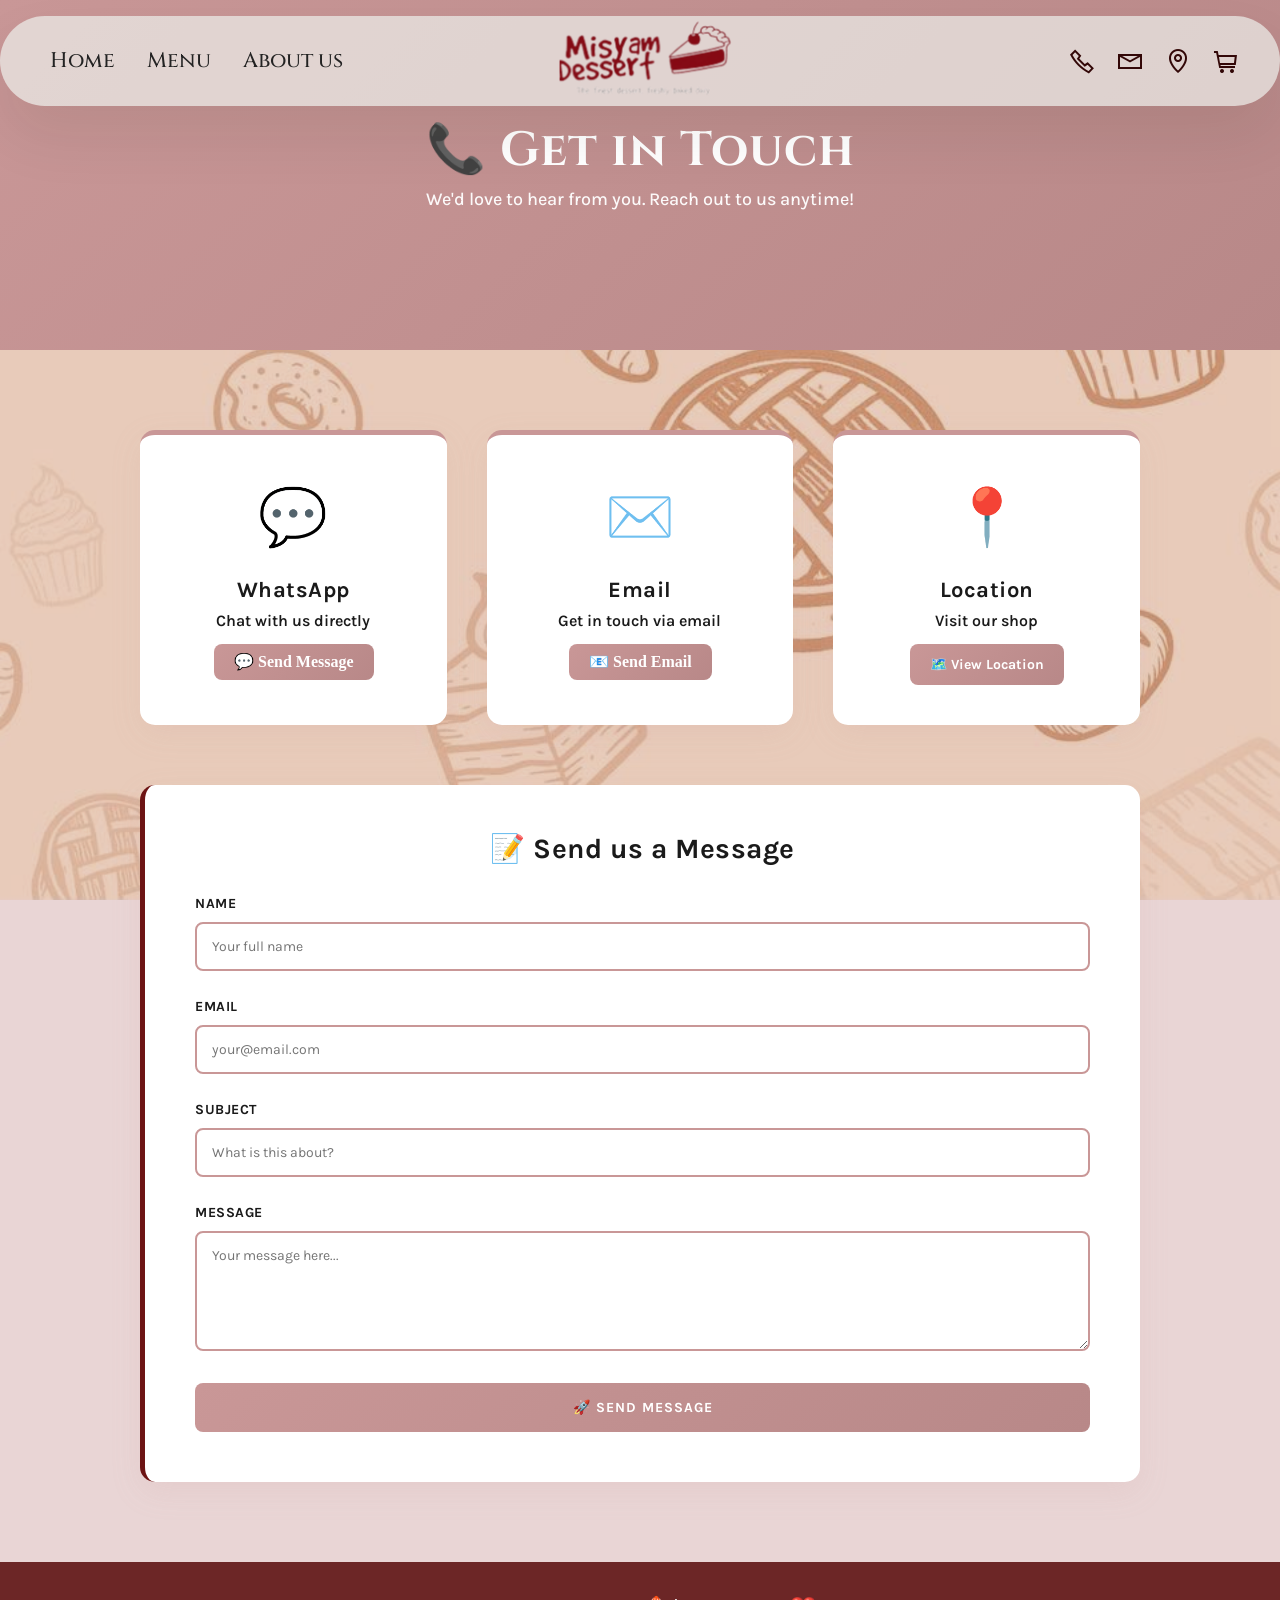
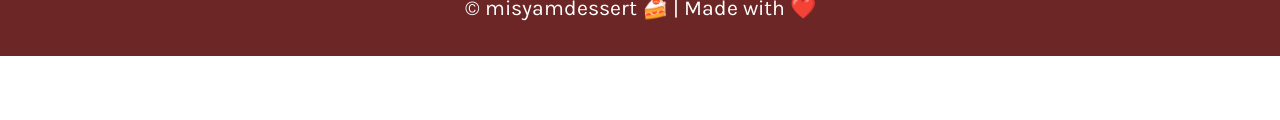
<file: contact.html>
<!DOCTYPE html>
<html>
<head>
  <meta charset="UTF-8">
  <meta http-equiv="X-UA-Compatible" content="IE=edge">
  <meta name="generator" content="Mobirise v6.1.12, mobirise.com">
  <meta name="viewport" content="width=device-width, initial-scale=1, minimum-scale=1">
  <link rel="shortcut icon" href="assets/images/whatsapp20image202026-06-2620at2012.16.3720am201-295x173.png" type="image/x-icon">
  <meta name="description" content="">
  
  <title>Contact</title>
  <link rel="stylesheet" href="assets/web/assets/mobirise-icons2/mobirise2.css">
  <link rel="stylesheet" href="assets/bootstrap/css/bootstrap.min.css">
  <link rel="stylesheet" href="assets/animatecss/animate.css">
  <link rel="stylesheet" href="assets/dropdown/css/style.css">
  <link rel="stylesheet" href="assets/theme/css/style.css">
  <link rel="preload" href="https://fonts.googleapis.com/css?family=Satisfy:400&display=swap" as="style" onload="this.onload=null;this.rel='stylesheet'">
  <noscript><link rel="stylesheet" href="https://fonts.googleapis.com/css?family=Satisfy:400&display=swap"></noscript>
  <link rel="preload" href="https://fonts.googleapis.com/css?family=Cinzel:400,500,600,700,800,900&display=swap" as="style" onload="this.onload=null;this.rel='stylesheet'">
  <noscript><link rel="stylesheet" href="https://fonts.googleapis.com/css?family=Cinzel:400,500,600,700,800,900&display=swap"></noscript>
  <link rel="preload" href="https://fonts.googleapis.com/css?family=Karla:200,300,400,500,600,700,800,200i,300i,400i,500i,600i,700i,800i&display=swap" as="style" onload="this.onload=null;this.rel='stylesheet'">
  <noscript><link rel="stylesheet" href="https://fonts.googleapis.com/css?family=Karla:200,300,400,500,600,700,800,200i,300i,400i,500i,600i,700i,800i&display=swap"></noscript>
  <link rel="preload" as="style" href="assets/mobirise/css/mbr-additional.css?v=ag28HI"><link rel="stylesheet" href="assets/mobirise/css/mbr-additional.css?v=ag28HI" type="text/css">

  <style>
    /* Animations */
    @keyframes fadeIn {
      from { opacity: 0; }
      to { opacity: 1; }
    }

    @keyframes slideDown {
      from { transform: translateY(-50px); opacity: 0; } 
      to { transform: translateY(0); opacity: 1; }
    }

    @keyframes slideUp {
      from { transform: translateY(50px); opacity: 0; } 
      to { transform: translateY(0); opacity: 1; }
    }

    @keyframes slideInLeft {
      from { transform: translateX(-60px); opacity: 0; }
      to { transform: translateX(0); opacity: 1; }
    }

    @keyframes slideInRight {
      from { transform: translateX(60px); opacity: 0; }
      to { transform: translateX(0); opacity: 1; }
    }

    @keyframes bounceIn {
      0% { transform: scale(0.9); opacity: 0; }
      50% { transform: scale(1.05); }
      100% { transform: scale(1); opacity: 1; }
    }

    @keyframes pulse {
      0%, 100% { transform: scale(1); }
      50% { transform: scale(1.05); }
    }

    @keyframes float {
      0%, 100% { transform: translateY(0); }
      50% { transform: translateY(-10px); }
    }

    @keyframes glow {
      0%, 100% { box-shadow: 0 8px 20px rgba(201, 151, 151, 0.2); }
      50% { box-shadow: 0 12px 30px rgba(201, 151, 151, 0.4); }
    }

    /* === BACKGROUND === */
    body {
      background-image: url('assets/images/background4.jpeg');
      background-size: cover;
      background-position: center;
      background-repeat: no-repeat;
      background-attachment: fixed;
      min-height: 100vh;
      margin: 0;
      animation: fadeIn 0.8s ease-out;
    }

    .cart-badge {
      position: absolute;
      background: #5c2929;
      color: white;
      border-radius: 50%;
      width: 20px;
      height: 20px;
      display: flex;
      align-items: center;
      justify-content: center;
      font-size: 12px;
      font-weight: bold;
      margin-top: -10px;
      margin-left: 8px;
      animation: pulse 1s ease-in-out infinite;
    }

    /* Contact Page Styling */
    .contact-header {
      background: linear-gradient(135deg, #C99797 0%, #B88888 100%);
      padding: 80px 20px;
      text-align: center;
      min-height: 350px;
      display: flex;
      align-items: center;
      justify-content: center;
      animation: fadeIn 0.8s ease-out;
    }

    .contact-header h1 {
      font-family: 'Cinzel', sans-serif;
      font-size: 48px;
      font-weight: 700;
      color: white;
      margin-bottom: 15px;
      letter-spacing: 1px;
      animation: slideDown 0.8s ease-out;
    }

    .contact-header p {
      font-family: 'Karla', sans-serif;
      font-size: 18px;
      color: rgba(255, 255, 255, 0.95);
      font-weight: 500;
      animation: slideUp 0.8s ease-out 0.1s both;
    }

    .contacts-section {
      padding: 80px 20px;
      background: rgba(201, 151, 151, 0.4);
      animation: fadeIn 0.8s ease-out;
    }

    .contacts-container {
      max-width: 1000px;
      margin: 0 auto;
    }

    .contact-items-grid {
      display: grid;
      grid-template-columns: repeat(auto-fit, minmax(280px, 1fr));
      gap: 40px;
      margin-bottom: 60px;
    }

    .contact-item {
      background: white;
      padding: 40px;
      border-radius: 15px;
      text-align: center;
      box-shadow: 0 10px 30px rgba(201, 151, 151, 0.15);
      transition: all 0.3s ease;
      border-top: 5px solid #C99797;
      animation: bounceIn 0.6s ease-out;
    }

    .contact-item:hover {
      transform: translateY(-10px);
      box-shadow: 0 20px 50px rgba(201, 151, 151, 0.25);
      animation: float 2s ease-in-out infinite;
    }

    .contact-item-icon {
      font-size: 56px;
      margin-bottom: 20px;
      animation: slideUp 0.8s ease-out;
    }

    .contact-item h3 {
      font-family: 'Karla', sans-serif;
      color: #1a1a1a;
      font-weight: 700;
      font-size: 22px;
      margin-bottom: 12px;
      letter-spacing: 0.5px;
      animation: slideDown 0.6s ease-out;
    }

    .contact-item p {
      font-family: 'Karla', sans-serif;
      color: #1a1a1a;
      font-size: 16px;
      font-weight: 600;
      margin: 0 0 15px 0;
      animation: slideUp 0.6s ease-out 0.1s both;
    }

    .contact-item a {
      display: inline-block;
      color: white;
      text-decoration: none;
      background: linear-gradient(135deg, #C99797 0%, #B88888 100%);
      padding: 10px 20px;
      border-radius: 8px;
      font-weight: 700;
      transition: all 0.3s ease;
      animation: bounceIn 0.6s ease-out 0.2s both;
    }

    .contact-item a:hover {
      transform: translateY(-3px);
      box-shadow: 0 10px 25px rgba(201, 151, 151, 0.3);
    }

    .contact-item .more-btn {
      background: linear-gradient(135deg, #C99797 0%, #B88888 100%);
      color: white;
      border: none;
      padding: 10px 20px;
      border-radius: 8px;
      font-weight: 700;
      cursor: pointer;
      transition: all 0.3s ease;
      font-family: 'Karla', sans-serif;
      font-size: 14px;
      animation: bounceIn 0.6s ease-out 0.2s both;
    }

    .contact-item .more-btn:hover {
      transform: translateY(-3px);
      box-shadow: 0 10px 25px rgba(201, 151, 151, 0.3);
    }

    .contact-form-section {
      background: white;
      padding: 50px;
      border-radius: 15px;
      box-shadow: 0 10px 30px rgba(201, 151, 151, 0.15);
      border-left: 5px solid #6d1414;
      animation: slideUp 0.8s ease-out;
    }

    .contact-form-section h2 {
      font-family: 'Karla', sans-serif;
      color: #1a1a1a;
      font-weight: 700;
      font-size: 28px;
      margin-bottom: 30px;
      letter-spacing: 0.5px;
      text-align: center;
      animation: slideDown 0.6s ease-out;
    }

    .form-group {
      margin-bottom: 25px;
      animation: slideUp 0.6s ease-out;
    }

    .form-group label {
      font-family: 'Karla', sans-serif;
      color: #1a1a1a;
      font-weight: 700;
      font-size: 14px;
      display: block;
      margin-bottom: 8px;
      text-transform: uppercase;
      letter-spacing: 0.5px;
    }

    .form-group input,
    .form-group textarea {
      width: 100%;
      padding: 12px 15px;
      border: 2px solid #C99797;
      border-radius: 8px;
      font-family: 'Karla', sans-serif;
      font-size: 14px;
      color: #1a1a1a;
      transition: all 0.3s ease;
    }

    .form-group input:focus,
    .form-group textarea:focus {
      outline: none;
      border-color: #B88888;
      box-shadow: 0 0 0 3px rgba(201, 151, 151, 0.1);
      animation: glow 2s ease-in-out infinite;
    }

    .form-group textarea { 
      resize: vertical; 
      min-height: 120px; 
    }

    .submit-button {
      background: linear-gradient(135deg, #C99797 0%, #B88888 100%);
      color: white;
      border: none;
      padding: 14px 40px;
      border-radius: 8px;
      font-family: 'Karla', sans-serif;
      font-size: 14px;
      font-weight: 700;
      cursor: pointer;
      width: 100%;
      text-transform: uppercase;
      letter-spacing: 1px;
      transition: all 0.3s ease;
      animation: bounceIn 0.6s ease-out;
    }

    .submit-button:hover {
      transform: translateY(-2px);
      box-shadow: 0 10px 25px rgba(201, 151, 151, 0.3);
      animation: pulse 0.6s ease-in-out infinite;
    }

    /* Success popup modal */
    .modal-overlay {
      position: fixed;
      inset: 0;
      background: rgba(0,0,0,0.45);
      display: none;
      align-items: center;
      justify-content: center;
      z-index: 3000;
      animation: fadeIn 0.3s ease-out;
    }
    .modal-overlay.show { display: flex; }

    .modal-panel {
      background: white;
      border-radius: 12px;
      padding: 40px 28px;
      max-width: 420px;
      width: 90%;
      box-shadow: 0 20px 60px rgba(0,0,0,0.25);
      text-align: center;
      font-family: 'Karla', sans-serif;
      animation: slideUp 0.4s ease-out;
    }

    .modal-panel h3 { 
      margin: 0 0 8px; 
      font-size: 22px; 
      color: #1a1a1a; 
      font-weight: 700;
    }

    .modal-panel p { 
      margin: 0 0 18px; 
      color: rgba(0,0,0,0.7);
      font-size: 14px;
    }

    .modal-panel .ok-btn {
      background: linear-gradient(90deg,#C99797,#B88888);
      color: #fff;
      border: none;
      padding: 12px 30px;
      border-radius: 8px;
      font-weight: 700;
      cursor: pointer;
      transition: all 0.3s ease;
      font-size: 14px;
      animation: bounceIn 0.6s ease-out;
    }

    .modal-panel .ok-btn:hover {
      transform: scale(1.05);
      box-shadow: 0 8px 20px rgba(201, 151, 151, 0.3);
    }

    @media (max-width: 600px) {
      .contact-form-section { padding: 24px; }
      .contact-header h1 { font-size: 36px; }
    }
  </style>
</head>
<body>
  
  <section data-bs-version="5.1" class="menu menu3 cid-vnHQsfwFBZ" once="menu" id="menu03-3a">
    <nav class="navbar navbar-dropdown navbar-expand-lg">
      <div class="container">
        <div class="navbar-brand">
          <span class="navbar-logo">
            <a href="index.html">
              <img src="assets/images/whatsapp20image202026-06-2620at2012.16.3720am201-295x173.png" alt="logo" style="height: 5rem;">
            </a>
          </span>
        </div>
        <button class="navbar-toggler" type="button" data-toggle="collapse" data-bs-toggle="collapse" data-target="#navbarSupportedContent" data-bs-target="#navbarSupportedContent" aria-controls="navbarNavAltMarkup" aria-expanded="false" aria-label="Toggle navigation">
          <div class="hamburger">
            <span></span>
            <span></span>
            <span></span>
            <span></span>
          </div>
        </button>
        <div class="collapse navbar-collapse" id="navbarSupportedContent">
          <ul class="navbar-nav nav-dropdown nav-right" data-app-modern-menu="true">
            <li class="nav-item">
              <a class="nav-link link text-black text-primary display-4" href="index.html">Home</a>
            </li>
            <li class="nav-item">
              <a class="nav-link link text-black show text-primary display-4" href="menu.html" aria-expanded="false">Menu</a>
            </li>
            <li class="nav-item">
              <a class="nav-link link text-black text-primary display-4" href="aboutus.html">About us</a>
            </li>
          </ul>
          <div class="icons-menu">
            <a class="iconfont-wrapper" href="contact.html">
              <span class="p-2 mbr-iconfont mobi-mbri-phone mobi-mbri"></span>
            </a>
            <a class="iconfont-wrapper" href="emel.html">
              <span class="p-2 mbr-iconfont mobi-mbri-letter mobi-mbri"></span>
            </a>
            <a class="iconfont-wrapper" href="location.html">
              <span class="p-2 mbr-iconfont mobi-mbri-map-pin mobi-mbri"></span>
            </a>
            <a class="iconfont-wrapper" href="cart.html" id="cartIcon" style="position: relative;">
              <span class="p-2 mbr-iconfont mobi-mbri-shopping-cart mobi-mbri"></span>
              <span class="cart-badge" id="cartBadge" style="display: none;">0</span>
            </a>
          </div>
        </div>
      </div>
    </nav>
  </section>

  <!-- Contact Header -->
  <div class="contact-header">
    <div>
      <h1>📞 Get in Touch</h1>
      <p>We'd love to hear from you. Reach out to us anytime!</p>
    </div>
  </div>

  <!-- Contact Section -->
  <section class="contacts-section">
    <div class="contacts-container">
      <!-- Contact Items Grid -->
      <div class="contact-items-grid">
        <!-- WhatsApp Card -->
        <div class="contact-item">
          <div class="contact-item-icon">💬</div>
          <h3>WhatsApp</h3>
          <p>Chat with us directly</p>
          <a href="https://wa.me/60136251196" target="_blank" rel="noopener noreferrer">
            💬 Send Message
          </a>
        </div>

        <!-- Email Card -->
        <div class="contact-item">
          <div class="contact-item-icon">✉️</div>
          <h3>Email</h3>
          <p>Get in touch via email</p>
          <a href="mailto:misyamdessert@gmail.com">
            📧 Send Email
          </a>
        </div>

        <!-- Location Card -->
        <div class="contact-item">
          <div class="contact-item-icon">📍</div>
          <h3>Location</h3>
          <p>Visit our shop</p>
          <button class="more-btn" onclick="window.location.href='location.html'">
            🗺️ View Location
          </button>
        </div>
      </div>

      <!-- Contact Form -->
      <div class="contact-form-section">
        <h2>📝 Send us a Message</h2>
        <form id="contactForm" novalidate>
          <div class="form-group">
            <label for="name">Name</label>
            <input type="text" id="name" name="name" placeholder="Your full name" required>
          </div>
          <div class="form-group">
            <label for="emailField">Email</label>
            <input type="email" id="emailField" name="email" placeholder="your@email.com" required>
          </div>
          <div class="form-group">
            <label for="subject">Subject</label>
            <input type="text" id="subject" name="subject" placeholder="What is this about?" required>
          </div>
          <div class="form-group">
            <label for="messageField">Message</label>
            <textarea id="messageField" name="message" placeholder="Your message here..." required></textarea>
          </div>
          <button type="submit" class="submit-button">🚀 Send Message</button>
        </form>
      </div>
    </div>
  </section>

  <!-- Success modal -->
  <div id="successModal" class="modal-overlay" role="dialog" aria-modal="true" aria-labelledby="successTitle" aria-hidden="true">
    <div class="modal-panel" role="document">
      <h3 id="successTitle">✅ Successfully sent</h3>
      <p>Your message has been sent. We'll be in touch soon!</p>
      <button class="ok-btn" id="modalOkBtn">OK</button>
    </div>
  </div>

  <!-- FOOTER -->
  <section data-bs-version="5.1" class="footer4 cid-vnHR64FALP" once="footers" id="footer04-3b">
    <div class="container">
      <div class="media-container-row align-center mbr-white">
        <div class="col-12">
          <p class="mbr-text mb-0 mbr-fonts-style display-7">© misyamdessert 🍰 | Made with ❤️</p>
        </div>
      </div>
    </div>
  </section>

  <section class="display-7" style="padding: 0;align-items: center;justify-content: center;flex-wrap: wrap;    align-content: center;display: flex;position: relative;height: 4rem;">
    <a href="https://mobiri.se/4888048" style="flex: 1 1;height: 4rem;position: absolute;width: 100%;z-index: 1;">
      <img alt="" style="height: 4rem;" src="[data-uri]">
    </a>
    <p style="margin: 0;text-align: center;" class="display-7">&#8204;</p>
    <a style="z-index:1" href="https://mobirise.com"> Website Software</a>
  </section>

  <script>
    // Update cart badge
    function updateCartBadge() {
      const cart = JSON.parse(localStorage.getItem('cart')) || [];
      const badge = document.getElementById('cartBadge');
      const totalItems = cart.reduce((sum, item) => sum + (item.quantity || 0), 0);
      
      if (totalItems > 0) {
        badge.textContent = totalItems;
        badge.style.display = 'flex';
      } else {
        badge.style.display = 'none';
      }
    }

    document.addEventListener('DOMContentLoaded', function() {
      updateCartBadge();

      // Form submit handling to show success popup
      const form = document.getElementById('contactForm');
      const modal = document.getElementById('successModal');
      const modalOk = document.getElementById('modalOkBtn');

      form.addEventListener('submit', function(e){
        e.preventDefault();

        // Basic validation
        const name = document.getElementById('name').value.trim();
        const email = document.getElementById('emailField').value.trim();
        const subject = document.getElementById('subject').value.trim();
        const message = document.getElementById('messageField').value.trim();
        
        if (!name || !email || !subject || !message) {
          alert('Please fill in all fields.'); 
          return;
        }
        
        // Email validation
        const emailPattern = /^[^\s@]+@[^\s@]+\.[^\s@]+$/;
        if (!emailPattern.test(email)) {
          alert('Please enter a valid email address.');
          return;
        }

        // Show success modal
        modal.classList.add('show');
        modal.setAttribute('aria-hidden', 'false');

        // Reset form
        form.reset();

        // Log for debugging
        console.log('Contact form submitted', { name, email, subject, message });
      });

      // Close modal
      function closeModal(){
        modal.classList.remove('show');
        modal.setAttribute('aria-hidden', 'true');
      }
      
      modalOk.addEventListener('click', closeModal);

      // Close if click outside panel
      modal.addEventListener('click', function(e){
        if (e.target === modal) closeModal();
      });

      // Close on Escape
      document.addEventListener('keydown', function(e){
        if (e.key === 'Escape' && modal.classList.contains('show')) closeModal();
      });
    });
  </script>

<script src="assets/bootstrap/js/bootstrap.bundle.min.js"></script>  
<script src="assets/parallax/jarallax.js"></script>  
<script src="assets/smoothscroll/smooth-scroll.js"></script>  
<script src="assets/ytplayer/index.js"></script>  
<script src="assets/dropdown/js/navbar-dropdown.js"></script>  
<script src="assets/theme/js/script.js"></script>  

 <div id="scrollToTop" class="scrollToTop mbr-arrow-up"><a style="text-align: center;"><i class="mbr-arrow-up-icon mbr-arrow-up-icon-cm cm-icon cm-icon-smallarrow-up"></i></a></div>
    <input name="animation" type="hidden">
  </body>
</html>
</file>
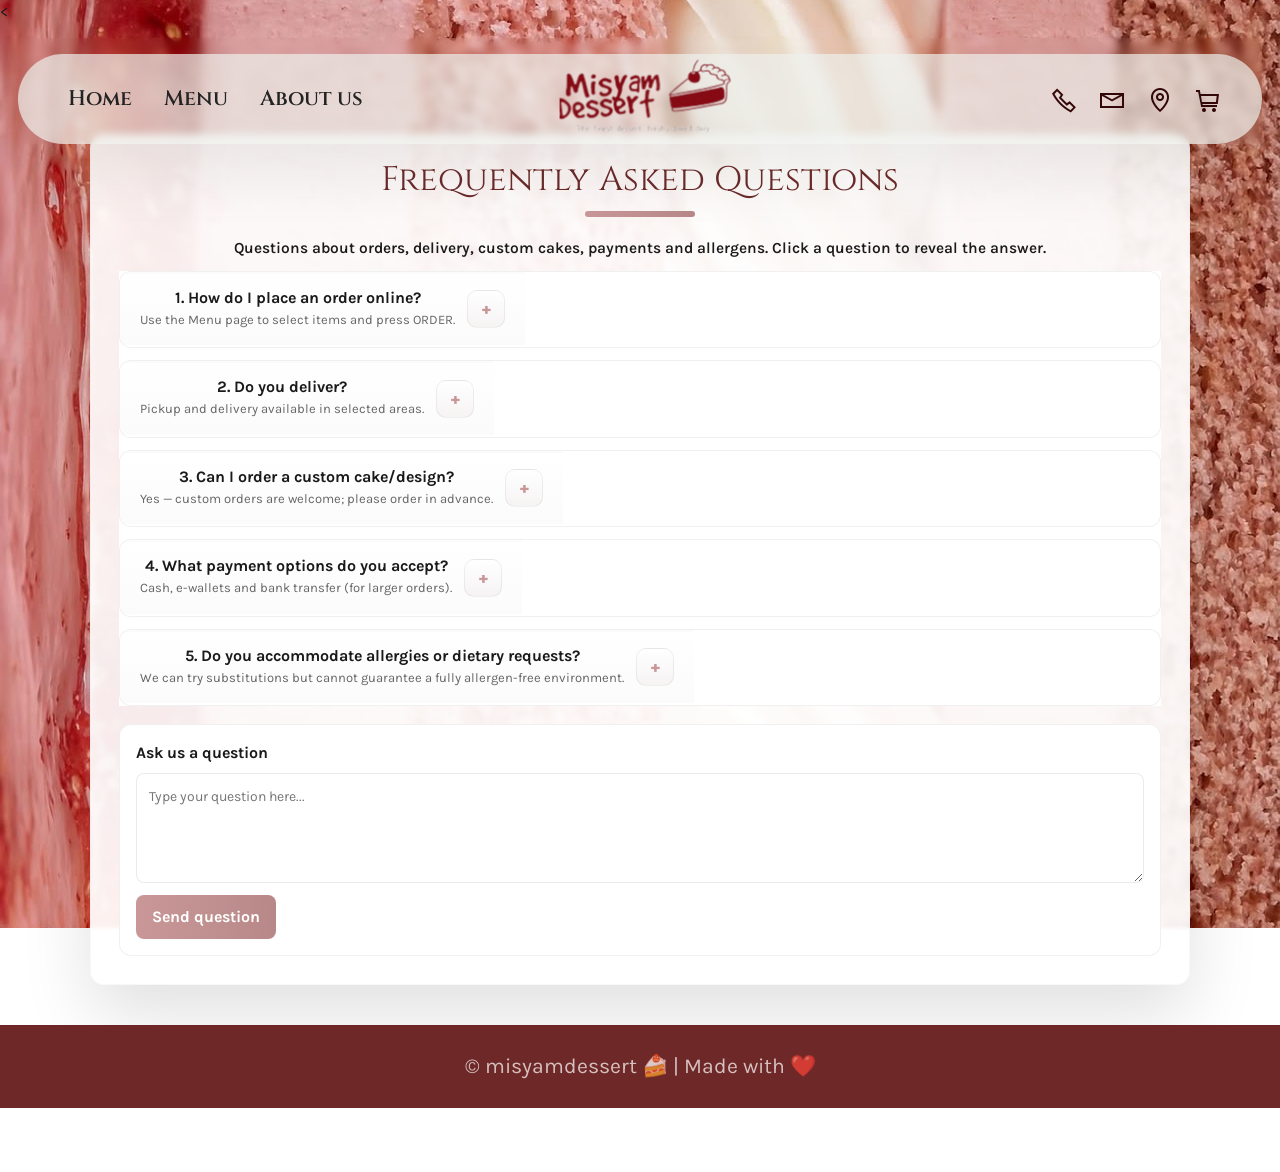
<file: emel.html>
<<!DOCTYPE html>
<html>
<head>
  <!-- Site made with Mobirise Website Builder v6.1.12, https://mobirise.com -->
  <meta charset="UTF-8">
  <meta http-equiv="X-UA-Compatible" content="IE=edge">
  <meta name="generator" content="Mobirise v6.1.12, mobirise.com">
  <meta name="viewport" content="width=device-width, initial-scale=1, minimum-scale=1">
  <link rel="shortcut icon" href="assets/images/whatsapp20image202026-06-2620at2012.16.3720am201-295x173.png" type="image/x-icon">
  <meta name="description" content="">
  <title>FAQ — Misyam Dessert</title>

  <!-- Keep original fonts & base styles -->
  <link rel="stylesheet" href="assets/web/assets/mobirise-icons2/mobirise2.css">
  <link rel="stylesheet" href="assets/bootstrap/css/bootstrap.min.css">
  <link rel="stylesheet" href="assets/parallax/jarallax.css">
  <link rel="stylesheet" href="assets/animatecss/animate.css">
  <link rel="stylesheet" href="assets/dropdown/css/style.css">
  <link rel="stylesheet" href="assets/theme/css/style.css">
  <link rel="preload" href="https://fonts.googleapis.com/css?family=Satisfy:400&display=swap" as="style" onload="this.onload=null;this.rel='stylesheet'">
  <noscript><link rel="stylesheet" href="https://fonts.googleapis.com/css?family=Satisfy:400&display=swap"></noscript>
  <link rel="preload" href="https://fonts.googleapis.com/css?family=Cinzel:400,500,600,700,800,900&display=swap" as="style" onload="this.onload=null;this.rel='stylesheet'">
  <noscript><link rel="stylesheet" href="https://fonts.googleapis.com/css?family=Cinzel:400,500,600,700,800,900&display=swap"></noscript>
  <link rel="preload" href="https://fonts.googleapis.com/css?family=Karla:200,300,400,500,600,700,800&display=swap" as="style" onload="this.onload=null;this.rel='stylesheet'">
  <noscript><link rel="stylesheet" href="https://fonts.googleapis.com/css?family=Karla:200,300,400,500,600,700,800&display=swap"></noscript>
  <link rel="preload" as="style" href="assets/mobirise/css/mbr-additional.css?v=FEHTOQ"><link rel="stylesheet" href="assets/mobirise/css/mbr-additional.css?v=FEHTOQ" type="text/css">

  <style>
    :root{
      --primary: #C99797;
      --primary-dark: #B88888;
      --text: #1a1a1a;
      --glass: rgba(255,255,255,0.92);
      --muted: #f9f6f3;
      --card-radius: 14px;
    }

    /* Background image (change file if needed) */
    body {
      margin: 0;
      font-family: 'Karla', sans-serif;
      color: var(--text);
      background-image: url('assets/images/background5.jpeg');
      background-size: cover;
      background-position: center;
      background-repeat: no-repeat;
      background-attachment: fixed;
      background-color: #fff;
    }

    /* NAVBAR */
    .menu3 .navbar {
      background: linear-gradient(90deg, rgba(255,255,255,0.94), rgba(255,255,255,0.88));
      position: absolute;
      top: 14px;
      left: 0;
      right: 0;
      z-index: 1200;
      margin: 0 18px;
      padding: 0.36rem 1rem;
      border-radius: 10px;
      box-shadow: 0 10px 30px rgba(0,0,0,0.06);
      backdrop-filter: blur(4px);
      transition: transform .22s ease, box-shadow .22s ease;
    }
    .menu3 .navbar:hover { transform: translateY(-3px); box-shadow: 0 18px 48px rgba(0,0,0,0.08); }
    .menu3 .navbar .nav-link { color: var(--text); font-weight: 600; padding: 0.5rem 0.9rem; }
    .menu3 .navbar .nav-link:hover { color: var(--primary); }

    /* HERO / layout */
    .page-hero {
      min-height: 48vh;
      display: flex;
      align-items: center;
      justify-content: center;
      padding: 110px 20px 40px;
      position: relative;
      box-sizing: border-box;
    }

    .faq-container {
      width: 100%;
      max-width: 1100px;
      margin: 0 auto;
      padding: 28px;
      background: var(--glass);
      border-radius: var(--card-radius);
      box-shadow: 0 30px 70px rgba(0,0,0,0.12);
      border: 1px solid rgba(201,151,151,0.08);
      backdrop-filter: blur(2px);
    }

    .hero-header { text-align: center; margin-bottom: 14px; }
    .hero-header h1 {
      font-family: 'Cinzel', serif;
      font-size: 34px;
      color: #6b2b2b;
      margin: 0 0 8px;
    }
    .hero-header p.lead { font-size: 15.5px; font-weight: 600; margin: 0 0 8px; }

    .decor {
      width: 110px;
      height: 6px;
      background: linear-gradient(90deg, var(--primary), var(--primary-dark));
      border-radius: 6px;
      margin: 14px auto 24px;
    }

    /* FAQ list */
    .faq-list { margin: 12px 0 0; }
    .faq-item { background: #fff; border-radius: 12px; margin-bottom: 12px; overflow: hidden; border: 1px solid rgba(0,0,0,0.06); }

    .faq-question {
      display: flex;
      align-items: center;
      justify-content: space-between;
      gap: 12px;
      padding: 16px 18px;
      cursor: pointer;
      background: linear-gradient(180deg, #fff, #fbfbfb);
      transition: background .18s ease;
    }
    .faq-question:focus { outline: 3px solid rgba(201,151,151,0.18); outline-offset: 2px; }
    .faq-question:hover { background: linear-gradient(180deg, rgba(249,246,243,1), #fff); }

    .faq-qtext { display:flex; gap:12px; align-items:center; flex:1; }
    .faq-qtext h3 { margin:0; font-size:16px; font-weight:700; color:var(--text); }
    .faq-qmeta { font-size:13px; color: rgba(0,0,0,0.6); margin-top:4px; }

    .faq-toggle {
      width:38px; height:38px; border-radius:10px;
      border:1px solid rgba(0,0,0,0.06);
      background: linear-gradient(180deg,#fff,#f6f3f3);
      display:inline-flex; align-items:center; justify-content:center;
      color: var(--primary); font-weight:800;
      transition: transform .18s ease, background .18s ease;
    }
    .faq-toggle.rotate { transform: rotate(45deg); }

    /* Answer: animate opacity & slide, plus highlight */
    .faq-answer {
      max-height: 0;
      overflow: hidden;
      transition: max-height .36s cubic-bezier(.2,.9,.2,1), padding .18s ease, opacity .28s ease, transform .28s ease;
      padding: 0 18px;
      background: linear-gradient(180deg,#fff,#fffcfb);
      opacity: 0;
      transform: translateY(-6px);
    }
    .faq-answer.open {
      padding: 18px;
      opacity: 1;
      transform: translateY(0);
      box-shadow: inset 0 6px 16px rgba(201,151,151,0.04), 0 6px 24px rgba(0,0,0,0.04);
      border-top: 1px solid rgba(201,151,151,0.06);
    }
    .faq-answer p { margin:0; color: rgba(0,0,0,0.88); line-height:1.65; font-size:15px; }

    /* Ensure answer text is clearly readable (contrast & spacing) */
    .faq-answer strong { color: var(--text); }

    /* Ask question box */
    .ask-box { margin-top: 18px; background: #fff; border-radius: 12px; padding: 16px; border: 1px solid rgba(0,0,0,0.06); }
    .ask-box label { display:block; font-weight:700; margin-bottom:8px; }
    .ask-box textarea {
      width: 100%; min-height: 110px; padding: 12px; border-radius: 8px; border: 1px solid rgba(0,0,0,0.08);
      font-family: inherit; font-size: 14px; resize: vertical; box-sizing: border-box;
    }
    .ask-box .btn-send-question {
      margin-top: 12px; display:inline-block;
      background: linear-gradient(90deg, var(--primary), var(--primary-dark));
      color:#fff; padding: 10px 16px; border-radius: 8px; border: none; font-weight:700; cursor:pointer;
      transition: transform .12s ease, box-shadow .12s ease;
    }
    .ask-box .btn-send-question:hover { transform: translateY(-2px); box-shadow: 0 10px 25px rgba(201,151,151,0.18); }

    /* Success modal */
    .modal-overlay {
      position: fixed; inset: 0; background: rgba(0,0,0,0.45); display: none;
      align-items: center; justify-content: center; z-index: 3000;
    }
    .modal-overlay.show { display:flex; animation: fadeIn .18s ease; }
    @keyframes fadeIn { from { opacity:0 } to { opacity:1 } }

    .modal-panel {
      background: #fff; border-radius: 12px; padding: 22px 26px; max-width: 420px; width: 90%;
      text-align:center; box-shadow: 0 20px 60px rgba(0,0,0,0.25); font-family:'Karla',sans-serif;
      transform: translateY(-8px); opacity: 0; animation: popIn .22s ease forwards;
    }
    @keyframes popIn { to { transform: translateY(0); opacity: 1 } }

    .modal-panel h3 { margin:0 0 8px; font-size:20px; color:var(--text); }
    .modal-panel p { margin:0 0 12px; color: rgba(0,0,0,0.7); }
    .modal-panel .ok-btn {
      background: linear-gradient(90deg,var(--primary),var(--primary-dark)); color:#fff; border:none;
      padding:10px 18px; border-radius:8px; font-weight:800; cursor:pointer;
    }

    /* FOOTER: match menu.html exactly */
    .footer4 {
      background: #6e2828 !important;
      border-top: 1px solid rgba(0,0,0,0.04) !important;
      padding: 26px 0 !important;
      color: rgba(22, 21, 21, 0.75) !important;
      position: relative;
      z-index: 10;
    }
    .footer4 .mbr-text, .footer4 p, .footer4 .mbr-fonts-style, .footer4 a { color: rgba(248, 241, 241, 0.75) !important; text-decoration: none !important; }
    section.display-7 { background: transparent !important; color: rgba(0,0,0,0.65) !important; }

    @media (max-width: 992px) {
      .faq-container { padding: 20px; }
      .hero-header h1 { font-size: 28px; }
    }
    @media (max-width: 576px) {
      .faq-question { padding: 14px; }
      .faq-toggle { width:34px; height:34px; }
    }
  </style>
</head>
<body>

  <!-- NAVBAR -->
  <section data-bs-version="5.1" class="menu menu3 cid-vnHS5SjHGO" once="menu" id="menu03-3g">
    <nav class="navbar navbar-dropdown navbar-expand-lg">
      <div class="container">
        <div class="navbar-brand">
          <span class="navbar-logo">
            <a href="index.html">
              <img src="assets/images/whatsapp20image202026-06-2620at2012.16.3720am201-295x173.png" alt="logo" style="height: 5rem;">
            </a>
          </span>
        </div>

        <button class="navbar-toggler" type="button" data-toggle="collapse" data-bs-toggle="collapse"
                data-target="#navbarSupportedContent" data-bs-target="#navbarSupportedContent"
                aria-controls="navbarNavAltMarkup" aria-expanded="false" aria-label="Toggle navigation">
          <div class="hamburger"><span></span><span></span><span></span><span></span></div>
        </button>

        <div class="collapse navbar-collapse" id="navbarSupportedContent">
          <ul class="navbar-nav nav-dropdown nav-right" data-app-modern-menu="true">
            <li class="nav-item"><a class="nav-link link text-black text-primary display-4" href="index.html">Home</a></li>
            <li class="nav-item"><a class="nav-link link text-black show text-primary display-4" href="menu.html">Menu</a></li>
            <li class="nav-item"><a class="nav-link link text-black text-primary display-4" href="aboutus.html">About us</a></li>
          </ul>

          <div class="icons-menu">
            <a class="iconfont-wrapper" href="contact.html"><span class="p-2 mbr-iconfont mobi-mbri-phone mobi-mbri"></span></a>
            <a class="iconfont-wrapper" href="emel.html"><span class="p-2 mbr-iconfont mobi-mbri-letter mobi-mbri"></span></a>
            <a class="iconfont-wrapper" href="location.html"><span class="p-2 mbr-iconfont mobi-mbri-map-pin mobi-mbri"></span></a>
            <a class="iconfont-wrapper" href="cart.html"><span class="p-2 mbr-iconfont mobi-mbri-shopping-cart mobi-mbri"></span></a>
          </div>
        </div>
      </div>
    </nav>
  </section>

  <!-- HERO + FAQ card -->
  <main class="page-hero" role="main" aria-label="FAQ hero">
    <div class="faq-container" role="region" aria-label="Frequently Asked Questions">
      <header class="hero-header" aria-hidden="false">
        <h1>Frequently Asked Questions</h1>
        <div class="decor" aria-hidden="true"></div>
        <p class="lead">Questions about orders, delivery, custom cakes, payments and allergens. Click a question to reveal the answer.</p>
      </header>

      <section class="faq-list" aria-label="FAQ list">
        <!-- FAQ 1 -->
        <article class="faq-item" id="faq1">
          <button class="faq-question" aria-expanded="false" aria-controls="answer1" id="q1">
            <div class="faq-qtext">
              <div>
                <h3>1. How do I place an order online?</h3>
                <div class="faq-qmeta">Use the Menu page to select items and press ORDER.</div>
              </div>
            </div>
            <span class="faq-toggle" aria-hidden="true">+</span>
          </button>
          <div id="answer1" class="faq-answer" role="region" aria-labelledby="q1" aria-hidden="true">
            <p><strong>Steps:</strong> Choose items on the Menu page → Click ORDER → Adjust quantity in the modal → Add to cart → Checkout. For custom cakes, contact us with details and we’ll quote lead time and price.</p>
          </div>
        </article>

        <!-- FAQ 2 -->
        <article class="faq-item" id="faq2">
          <button class="faq-question" aria-expanded="false" aria-controls="answer2" id="q2">
            <div class="faq-qtext">
              <div>
                <h3>2. Do you deliver?</h3>
                <div class="faq-qmeta">Pickup and delivery available in selected areas.</div>
              </div>
            </div>
            <span class="faq-toggle" aria-hidden="true">+</span>
          </button>
          <div id="answer2" class="faq-answer" role="region" aria-labelledby="q2" aria-hidden="true">
            <p>We offer pickup and delivery via partners in nearby areas. Delivery cost depends on distance — check at checkout or contact us for a quote. Orders placed close to opening hours may have limited delivery slots.</p>
          </div>
        </article>

        <!-- FAQ 3 -->
        <article class="faq-item" id="faq3">
          <button class="faq-question" aria-expanded="false" aria-controls="answer3" id="q3">
            <div class="faq-qtext">
              <div>
                <h3>3. Can I order a custom cake/design?</h3>
                <div class="faq-qmeta">Yes — custom orders are welcome; please order in advance.</div>
              </div>
            </div>
            <span class="faq-toggle" aria-hidden="true">+</span>
          </button>
          <div id="answer3" class="faq-answer" role="region" aria-labelledby="q3" aria-hidden="true">
            <p>We accept custom cake orders for events. Typical lead time is 3–7 days depending on complexity. Provide size, flavors and a reference image; we'll reply with a quote and confirmation. A deposit may be required.</p>
          </div>
        </article>

        <!-- FAQ 4 -->
        <article class="faq-item" id="faq4">
          <button class="faq-question" aria-expanded="false" aria-controls="answer4" id="q4">
            <div class="faq-qtext">
              <div>
                <h3>4. What payment options do you accept?</h3>
                <div class="faq-qmeta">Cash, e-wallets and bank transfer (for larger orders).</div>
              </div>
            </div>
            <span class="faq-toggle" aria-hidden="true">+</span>
          </button>
          <div id="answer4" class="faq-answer" role="region" aria-labelledby="q4" aria-hidden="true">
            <p>We accept cash at pickup, popular e-wallets, and bank transfers for large orders. For custom orders we may request a deposit. Payment instructions are provided at checkout or in confirmation.</p>
          </div>
        </article>

        <!-- FAQ 5 -->
        <article class="faq-item" id="faq5">
          <button class="faq-question" aria-expanded="false" aria-controls="answer5" id="q5">
            <div class="faq-qtext">
              <div>
                <h3>5. Do you accommodate allergies or dietary requests?</h3>
                <div class="faq-qmeta">We can try substitutions but cannot guarantee a fully allergen-free environment.</div>
              </div>
            </div>
            <span class="faq-toggle" aria-hidden="true">+</span>
          </button>
          <div id="answer5" class="faq-answer" role="region" aria-labelledby="q5" aria-hidden="true">
            <p>We use ingredients such as wheat, dairy and eggs. For allergy-sensitive customers, tell us before ordering and we’ll advise or suggest alternatives where possible. Note: cross-contact may still happen in our kitchen.</p>
          </div>
        </article>
      </section>

      <!-- Ask a question box -->
      <div class="ask-box" aria-label="Ask a question">
        <label for="customerQuestion">Ask us a question</label>
        <textarea id="customerQuestion" placeholder="Type your question here..." aria-label="Customer question"></textarea>
        <div>
          <button class="btn-send-question" id="sendQuestionBtn" type="button">Send question</button>
        </div>
      </div>
    </div>
  </main>

  <!-- Success modal -->
  <div id="successModal" class="modal-overlay" role="dialog" aria-modal="true" aria-labelledby="successTitle" aria-hidden="true">
    <div class="modal-panel" role="document">
      <h3 id="successTitle">Successfully sent</h3>
      <p>Thank you — your question has been sent. We'll get back to you soon.</p>
      <button class="ok-btn" id="modalOkBtn">OK</button>
    </div>
  </div>

  <!-- Footer copied exactly (appearance matched by CSS above) -->
  <section data-bs-version="5.1" class="footer4 cid-vnHR64FALP" once="footers" id="footer04-3b">
    <div class="container">
      <div class="media-container-row align-center mbr-white">
        <div class="col-12">
          <p class="mbr-text mb-0 mbr-fonts-style display-7">© misyamdessert 🍰 | Made with ❤️</p>
        </div>
      </div>
    </div>
  </section>

  <section class="display-7" style="padding: 0; align-items: center; justify-content: center; flex-wrap: wrap; align-content: center; display: flex; position: relative; height: 4rem;">
    <a href="https://mobiri.se/4888048" style="flex: 1 1; height: 4rem; position: absolute; width: 100%; z-index: 1;">
      <img alt="" style="height: 4rem;" src="[data-uri]">
    </a>
    <p style="margin: 0; text-align: center;" class="display-7">&#8204;</p>
    <a style="z-index:1" href="https://mobirise.com/builder/ai-website-creator.html">Best AI Website Creator</a>
  </section>

  <!-- Scripts -->
  <script src="assets/bootstrap/js/bootstrap.bundle.min.js"></script>
  <script src="assets/parallax/jarallax.js"></script>
  <script src="assets/smoothscroll/smooth-scroll.js"></script>
  <script src="assets/ytplayer/index.js"></script>
  <script src="assets/dropdown/js/navbar-dropdown.js"></script>
  <script src="assets/theme/js/script.js"></script>

  <script>
    // Enhanced FAQ toggle logic with clear visibility & animation + accessibility focus handling
    (function(){
      const items = Array.from(document.querySelectorAll('.faq-item'));

      function closeAnswer(item){
        const btn = item.querySelector('.faq-question');
        const answer = item.querySelector('.faq-answer');
        answer.style.maxHeight = null;
        answer.classList.remove('open');
        btn.setAttribute('aria-expanded','false');
        answer.setAttribute('aria-hidden','true');
        const toggle = btn.querySelector('.faq-toggle');
        if (toggle) toggle.classList.remove('rotate');
      }

      function openAnswer(item){
        const btn = item.querySelector('.faq-question');
        const answer = item.querySelector('.faq-answer');

        // close other items first (single-open behaviour)
        items.forEach(it => {
          if (it !== item) closeAnswer(it);
        });

        // open requested
        answer.classList.add('open');
        // set maxHeight to scrollHeight for smooth transition
        answer.style.maxHeight = answer.scrollHeight + 'px';
        btn.setAttribute('aria-expanded','true');
        answer.setAttribute('aria-hidden','false');
        const toggle = btn.querySelector('.faq-toggle');
        if (toggle) toggle.classList.add('rotate');

        // focus management: move keyboard focus to the answer region
        // but keep it natural for screen readers: set tabindex and focus
        answer.setAttribute('tabindex','-1');
        setTimeout(()=> {
          answer.focus({preventScroll:true});
        }, 220);

        // ensure visible on small screens
        if (window.innerWidth < 768){
          setTimeout(()=> {
            item.scrollIntoView({behavior:'smooth', block:'center'});
          }, 230);
        }
      }

      function toggleItem(item){
        const btn = item.querySelector('.faq-question');
        const isOpen = btn.getAttribute('aria-expanded') === 'true';
        if (isOpen) closeAnswer(item); else openAnswer(item);
      }

      // Initialize
      items.forEach(item => {
        const btn = item.querySelector('.faq-question');
        const answer = item.querySelector('.faq-answer');
        // set initial aria states
        btn.setAttribute('role','button');
        btn.setAttribute('tabindex','0');
        btn.setAttribute('aria-expanded','false');
        answer.setAttribute('aria-hidden','true');
        answer.style.maxHeight = null;

        // click / keyboard handlers
        btn.addEventListener('click', function(e){
          toggleItem(item);
        });

        btn.addEventListener('keydown', function(e){
          if (e.key === 'Enter' || e.key === ' '){
            e.preventDefault();
            toggleItem(item);
          }
          // optional: arrow navigation between questions
          if (e.key === 'ArrowDown' || e.key === 'ArrowUp'){
            e.preventDefault();
            const idx = items.indexOf(item);
            const nextIdx = e.key === 'ArrowDown' ? Math.min(items.length-1, idx+1) : Math.max(0, idx-1);
            const nextBtn = items[nextIdx].querySelector('.faq-question');
            nextBtn.focus();
          }
        });
      });

      // Optionally open first FAQ on load (comment out if not desired)
      // openAnswer(items[0]);
    })();

    // Ask-question send logic + success modal
    document.addEventListener('DOMContentLoaded', function(){
      const sendBtn = document.getElementById('sendQuestionBtn');
      const textarea = document.getElementById('customerQuestion');
      const modal = document.getElementById('successModal');
      const modalOk = document.getElementById('modalOkBtn');

      function showModal(){
        modal.classList.add('show');
        modal.setAttribute('aria-hidden','false');
        modalOk.focus();
      }
      function closeModal(){
        modal.classList.remove('show');
        modal.setAttribute('aria-hidden','true');
      }

      sendBtn.addEventListener('click', function(){
        const text = (textarea.value || '').trim();
        if (!text){
          alert('Please type your question before sending.');
          textarea.focus();
          return;
        }

        // Simulate sending: show modal success
        showModal();
        textarea.value = '';

        // If you want to POST to server, do it here (fetch/axios).
      });

      modalOk.addEventListener('click', closeModal);
      modal.addEventListener('click', function(e){
        if (e.target === modal) closeModal();
      });
      document.addEventListener('keydown', function(e){
        if (e.key === 'Escape' && modal.classList.contains('show')) closeModal();
      });
    });
  </script>

  <div id="scrollToTop" class="scrollToTop mbr-arrow-up"><a style="text-align: center;">
    <i class="mbr-arrow-up-icon mbr-arrow-up-icon-cm cm-icon cm-icon-smallarrow-up"></i></a></div>
  <input name="animation" type="hidden">
</body>
</html>
</file>
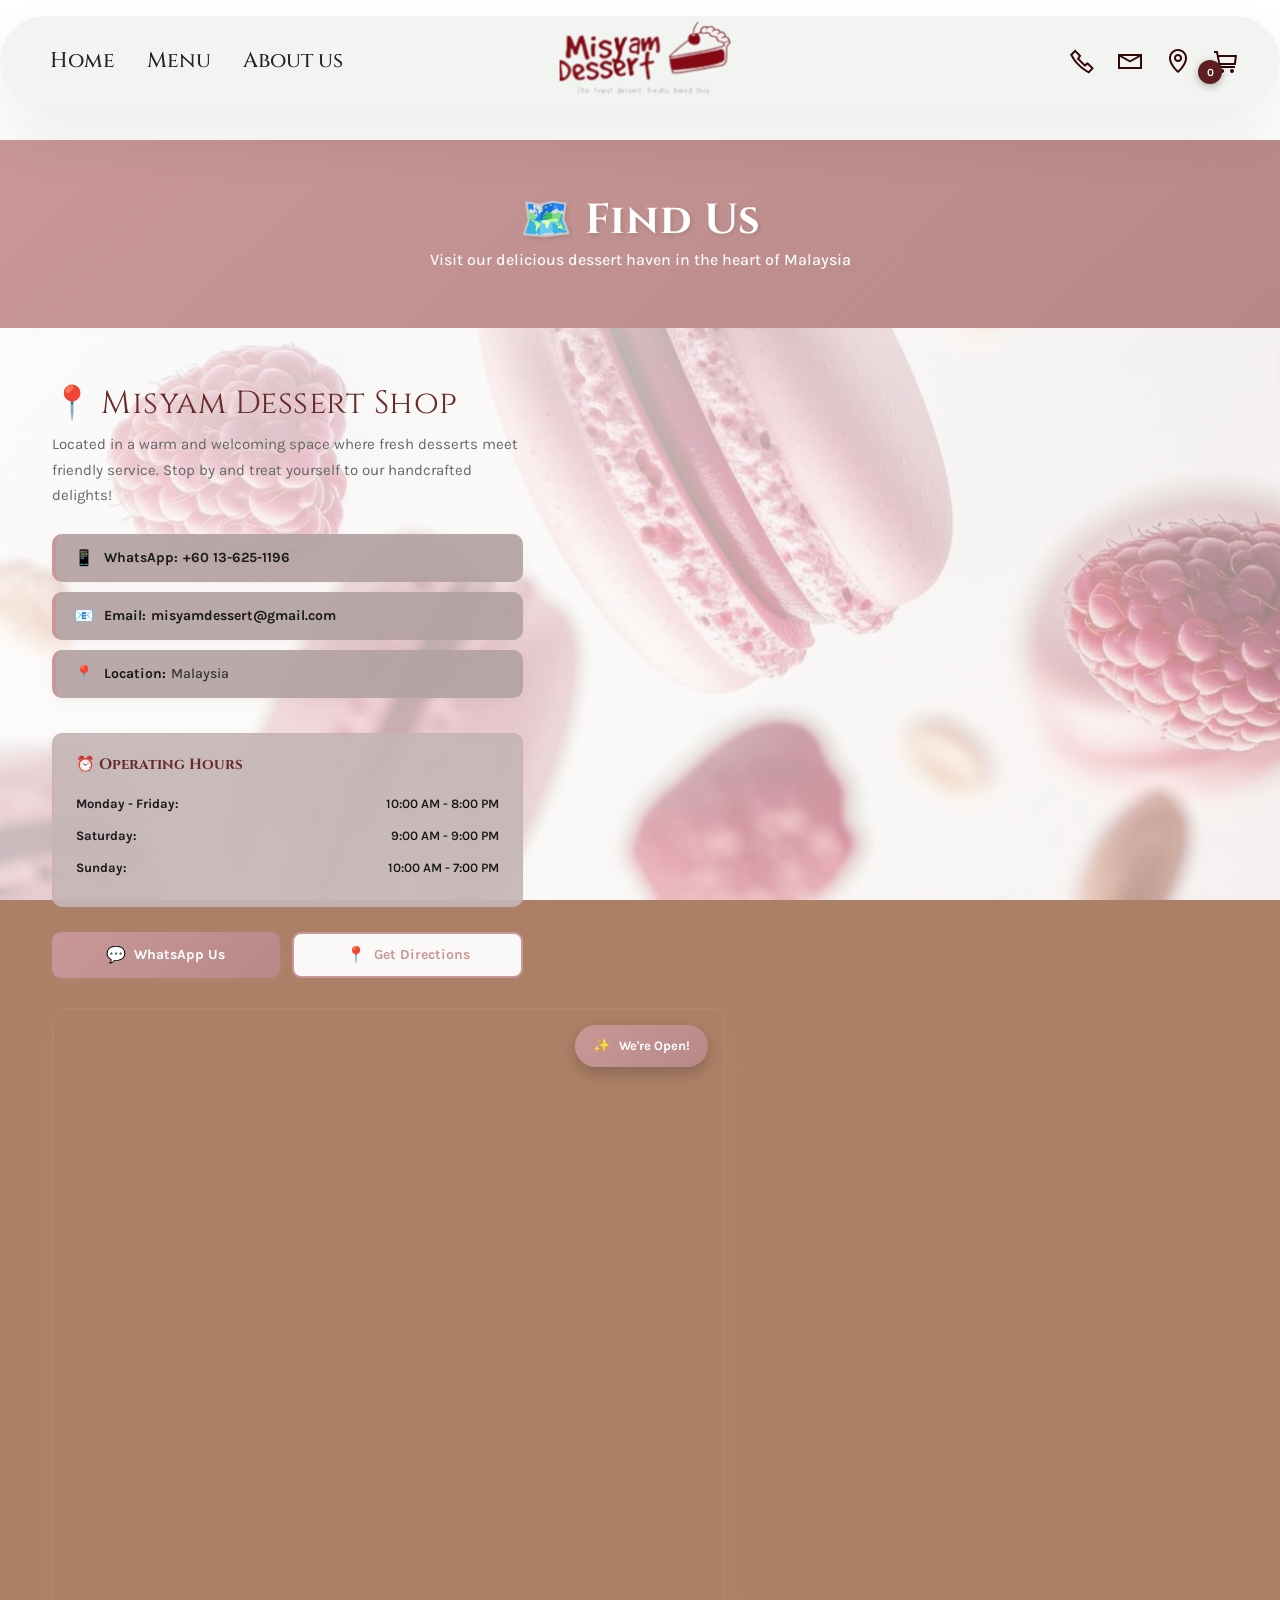
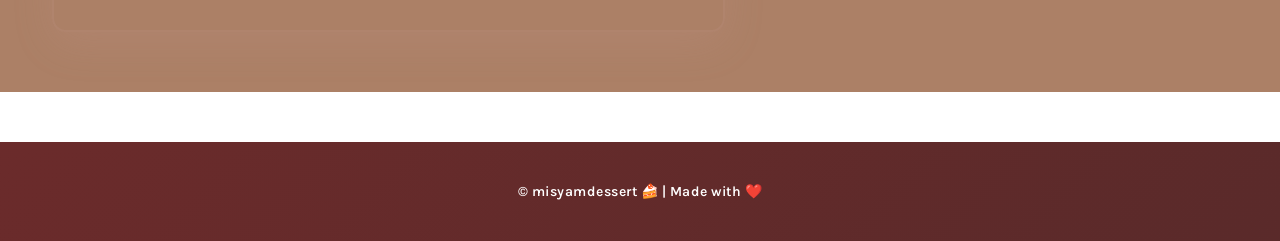
<file: location.html>
<!DOCTYPE html>
<html>
<head>
  <!-- Site made with Mobirise Website Builder v6.1.12, https://mobirise.com -->
  <meta charset="UTF-8">
  <meta http-equiv="X-UA-Compatible" content="IE=edge">
  <meta name="generator" content="Mobirise v6.1.12, mobirise.com">
  <meta name="viewport" content="width=device-width, initial-scale=1, minimum-scale=1">
  <link rel="shortcut icon" href="assets/images/whatsapp20image202026-06-2620at2012.16.3720am201-295x173.png" type="image/x-icon">
  <meta name="description" content="">
  
  <title>Location - Misyam Dessert Shop</title>
  <link rel="stylesheet" href="assets/web/assets/mobirise-icons2/mobirise2.css">
  <link rel="stylesheet" href="assets/bootstrap/css/bootstrap.min.css">
  <link rel="stylesheet" href="assets/parallax/jarallax.css">
  <link rel="stylesheet" href="assets/animatecss/animate.css">
  <link rel="stylesheet" href="assets/dropdown/css/style.css">
  <link rel="stylesheet" href="assets/theme/css/style.css">
  <link rel="preload" href="https://fonts.googleapis.com/css?family=Satisfy:400&display=swap" as="style" onload="this.onload=null;this.rel='stylesheet'">
  <noscript><link rel="stylesheet" href="https://fonts.googleapis.com/css?family=Satisfy:400&display=swap"></noscript>
  <link rel="preload" href="https://fonts.googleapis.com/css?family=Cinzel:400,500,600,700,800,900&display=swap" as="style" onload="this.onload=null;this.rel='stylesheet'">
  <noscript><link rel="stylesheet" href="https://fonts.googleapis.com/css?family=Cinzel:400,500,600,700,800,900&display=swap"></noscript>
  <link rel="preload" href="https://fonts.googleapis.com/css?family=Karla:200,300,400,500,600,700,800,200i,300i,400i,500i,600i,700i,800i&display=swap" as="style" onload="this.onload=null;this.rel='stylesheet'">
  <noscript><link rel="stylesheet" href="https://fonts.googleapis.com/css?family=Karla:200,300,400,500,600,700,800,200i,300i,400i,500i,600i,700i,800i&display=swap"></noscript>
  <link rel="preload" as="style" href="assets/mobirise/css/mbr-additional.css?v=JrYEHF"><link rel="stylesheet" href="assets/mobirise/css/mbr-additional.css?v=JrYEHF" type="text/css">

  <style>
    /* Animations */
    @keyframes fadeIn {
      from { opacity: 0; }
      to { opacity: 1; }
    }

    @keyframes slideDown {
      from { transform: translateY(-50px); opacity: 0; }
      to { transform: translateY(0); opacity: 1; }
    }

    @keyframes slideUp {
      from { transform: translateY(50px); opacity: 0; }
      to { transform: translateY(0); opacity: 1; }
    }

    @keyframes slideInLeft {
      from { transform: translateX(-60px); opacity: 0; }
      to { transform: translateX(0); opacity: 1; }
    }

    @keyframes slideInRight {
      from { transform: translateX(60px); opacity: 0; }
      to { transform: translateX(0); opacity: 1; }
    }

    @keyframes bounceIn {
      0% { transform: scale(0.9); opacity: 0; }
      50% { transform: scale(1.05); }
      100% { transform: scale(1); opacity: 1; }
    }

    @keyframes pulse {
      0%, 100% { transform: scale(1); }
      50% { transform: scale(1.05); }
    }

    @keyframes float {
      0%, 100% { transform: translateY(0); }
      50% { transform: translateY(-10px); }
    }

    @keyframes glow {
      0%, 100% { box-shadow: 0 8px 20px rgba(201, 151, 151, 0.2), 0 0 30px rgba(201, 151, 151, 0.1); }
      50% { box-shadow: 0 12px 30px rgba(201, 151, 151, 0.4), 0 0 50px rgba(201, 151, 151, 0.2); }
    }

    @keyframes mapZoom {
      0% { transform: scale(0.95); opacity: 0; }
      to { transform: scale(1); opacity: 1; }
    }

    :root {
      --navbar-height: 140px;
      --primary: #C99797;
      --primary-dark: #B88888;
      --text: #1a1a1a;
    }

    html, body {
      margin: 0;
      padding: 0;
      animation: fadeIn 0.8s ease-out;
    }

    body {
      padding-top: var(--navbar-height);
      font-family: 'Karla', sans-serif;
      color: var(--text);
      min-height: 100vh;
    }

    /* NAVBAR - FIXED DI ATAS */
    nav.navbar {
      position: fixed;
      top: 0;
      left: 0;
      right: 0;
      z-index: 1000;
      width: 100%;
      background: linear-gradient(90deg, rgba(255, 255, 255, 0.98), rgba(255, 255, 255, 0.95));
      box-shadow: 0 8px 32px rgba(201, 151, 151, 0.1);
      backdrop-filter: blur(8px);
      animation: slideDown 0.6s ease-out;
    }

    /* SECTION MENU */
    section.menu {
      position: relative;
      width: 100%;
      margin: 0;
      padding: 0;
      z-index: 999;
    }

    /* Header Section */
    .location-header {
      background: linear-gradient(135deg, #C99797 0%, #B88888 100%);
      padding: 60px 20px;
      text-align: center;
      animation: slideDown 0.8s ease-out;
      box-shadow: 0 10px 30px rgba(201, 151, 151, 0.15);
    }

    .location-header h1 {
      font-family: 'Cinzel', serif;
      font-size: 42px;
      font-weight: 700;
      color: white;
      margin-bottom: 10px;
      letter-spacing: 1px;
      animation: slideUp 0.8s ease-out 0.1s both;
      text-shadow: 2px 2px 4px rgba(0, 0, 0, 0.1);
    }

    .location-header p {
      font-family: 'Karla', sans-serif;
      font-size: 16px;
      color: rgba(255, 255, 255, 0.95);
      font-weight: 500;
      animation: slideUp 0.8s ease-out 0.2s both;
      margin: 0;
    }

    /* Main Content Section dengan Background */
    .contacts03 {
      padding: 60px 20px;
      animation: fadeIn 1s ease-out;
      background-color: #ac8066;
      background-image: linear-gradient(135deg, rgba(255, 255, 255, 0.9) 0%, rgba(245, 240, 237, 0.493) 100%), url('assets/images/background9.jpeg');
      background-size: cover;
      background-position: center;
      background-attachment: fixed;
      min-height: 100vh;
      display:flex;
      align-items:center;
    }

    .contacts03 .container {
      max-width: 1300px;
    }

    .contacts03 .row {
      gap: 30px;
      align-items:center;
    }

    /* Info Section */
    .info-section {
      display: flex;
      flex-direction: column;
      justify-content: flex-start;
      animation: slideInLeft 0.8s ease-out;
    }

    .info-section h2 {
      font-family: 'Cinzel', serif;
      color: #6b2b2b;
      font-size: 32px;
      margin-bottom: 12px;
      letter-spacing: 0.5px;
      animation: slideDown 0.6s ease-out;
    }

    .info-section h6 {
      font-family: 'Karla', sans-serif;
      color: #666;
      font-size: 15px;
      line-height: 1.7;
      margin-bottom: 25px;
      animation: slideUp 0.6s ease-out 0.1s both;
      font-weight: 400;
    }

    .info-item {
      background: rgba(179, 162, 162, 0.92);
      padding: 16px 18px;
      border-radius: 10px;
      margin-bottom: 10px;
      border-left: 4px solid var(--primary);
      box-shadow: 0 3px 10px rgba(201, 151, 151, 0.1);
      transition: all 0.3s ease;
      animation: bounceIn 0.6s ease-out;
    }

    .info-item:hover {
      transform: translateX(6px);
      box-shadow: 0 6px 18px rgba(201, 151, 151, 0.15);
    }

    .info-item p {
      margin: 0;
      font-size: 14px;
      color: #333;
      font-weight: 500;
      display: flex;
      align-items: center;
    }

    .info-item strong {
      font-weight: 700;
      color: #1a1a1a;
      margin: 0 5px 0 0;
    }

    .info-item a {
      color: #1a1a1a;
      text-decoration: none;
      font-weight: 700;
      transition: all 0.3s ease;
    }

    .info-item a:hover {
      color: var(--primary-dark);
      text-decoration: underline;
    }

    .info-icon {
      font-size: 16px;
      margin-right: 8px;
      display: inline-block;
      min-width: 22px;
    }

    /* Map Section */
    .map-section {
      animation: slideInRight 0.8s ease-out;
    }

    .map-wrapper {
      position: relative;
      border-radius: 14px;
      overflow: hidden;
      box-shadow: 0 12px 40px rgba(201, 151, 151, 0.15);
      animation: mapZoom 0.8s ease-out;
      border: 2px solid rgba(201, 151, 151, 0.15);
    }

    .map-wrapper:hover {
      animation: glow 2s ease-in-out infinite;
      border-color: var(--primary);
    }

    .map-wrapper iframe {
      width: 100%;
      height: 620px;
      border: none;
      display: block;
      border-radius: 12px;
    }

    .map-badge {
      position: absolute;
      top: 15px;
      right: 15px;
      background: linear-gradient(135deg, var(--primary), var(--primary-dark));
      color: white;
      padding: 11px 18px;
      border-radius: 50px;
      font-weight: 700;
      z-index: 10;
      animation: bounceIn 0.6s ease-out 0.3s both;
      box-shadow: 0 6px 16px rgba(0, 0, 0, 0.2);
      font-size: 13px;
    }

    .map-badge-icon {
      font-size: 14px;
      margin-right: 6px;
    }

    /* Action Buttons */
    .action-buttons {
      display: flex;
      gap: 12px;
      margin-top: 25px;
      flex-wrap: wrap;
      animation: slideUp 0.8s ease-out 0.3s both;
    }

    .btn-action {
      flex: 1;
      min-width: 140px;
      padding: 13px 24px;
      border: none;
      border-radius: 9px;
      font-family: 'Karla', sans-serif;
      font-weight: 700;
      cursor: pointer;
      text-decoration: none;
      display: inline-flex;
      align-items: center;
      justify-content: center;
      gap: 8px;
      transition: all 0.3s ease;
      animation: bounceIn 0.6s ease-out;
      font-size: 14px;
    }

    .btn-action.primary {
      background: linear-gradient(135deg, var(--primary), var(--primary-dark));
      color: white;
      box-shadow: 0 3px 10px rgba(201, 151, 151, 0.2);
    }

    .btn-action.primary:hover {
      transform: translateY(-3px);
      box-shadow: 0 10px 25px rgba(201, 151, 151, 0.3);
    }

    .btn-action.secondary {
      background: rgba(255, 255, 255, 0.95);
      color: var(--primary);
      border: 2px solid var(--primary);
      box-shadow: 0 3px 10px rgba(201, 151, 151, 0.12);
    }

    .btn-action.secondary:hover {
      transform: translateY(-3px);
      background: var(--primary);
      color: white;
      box-shadow: 0 10px 25px rgba(201, 151, 151, 0.3);
    }

    .btn-icon {
      font-size: 16px;
    }

    /* Operating Hours */
    .operating-hours {
      background: rgba(197, 182, 182, 0.93);
      padding: 22px;
      border-radius: 10px;
      margin-top: 25px;
      border: 2px solid rgba(201, 151, 151, 0.1);
      animation: slideUp 0.8s ease-out 0.2s both;
      box-shadow: 0 3px 10px rgba(201, 151, 151, 0.08);
    }

    .operating-hours h4 {
      font-family: 'Cinzel', serif;
      font-size: 15px;
      font-weight: 700;
      color: #6b2b2b;
      margin-bottom: 16px;
      animation: slideDown 0.6s ease-out;
    }

    .hours-item {
      display: flex;
      justify-content: space-between;
      padding: 9px 0;
      font-size: 13px;
      color: #666;
      animation: slideUp 0.6s ease-out;
      border-bottom: 1px solid rgba(201, 151, 151, 0.06);
    }

    .hours-item:last-child {
      border-bottom: none;
    }

    .hours-item .day {
      font-weight: 700;
      color: #1a1a1a;
      min-width: 110px;
    }

    .hours-item .time {
      color: #1a1a1a;
      font-weight: 600;
      text-align: right;
    }

    /* Cart Badge - Notification (Bottom Left) */
    .cart-badge {
      position: absolute;
      bottom: -8px;
      left: -8px;
      background-color: #5c1e1e;
      color: white;
      border-radius: 50%;
      width: 24px;
      height: 24px;
      display: flex !important;
      align-items: center;
      justify-content: center;
      font-size: 11px;
      font-weight: 700;
      box-shadow: 0 2px 8px rgba(0, 0, 0, 0.3);
      animation: pulse 2s ease-in-out infinite;
    }

    /* Footer */
    .footer4 {
      background: linear-gradient(135deg, #6b2b2b 0%, #5a2a2a 100%);
      padding: 35px 20px;
      text-align: center;
      animation: slideUp 0.8s ease-out;
      margin-top: 50px;
    }

    .footer4 p {
      color: white;
      margin: 0;
      font-weight: 600;
      font-size: 14px;
      letter-spacing: 0.5px;
    }

    /* Responsive Design */
    @media (max-width: 991px) {
      :root {
        --navbar-height: 120px;
      }

      body {
        padding-top: var(--navbar-height);
      }

      .location-header {
        padding: 50px 20px;
      }

      .location-header h1 {
        font-size: 32px;
      }

      .location-header p {
        font-size: 15px;
      }

      .info-section h2 {
        font-size: 26px;
      }

      .action-buttons {
        flex-direction: column;
      }

      .btn-action {
        width: 100%;
      }

      .map-wrapper iframe {
        height: 380px;
      }

      .contacts03 {
        padding: 50px 20px;
      }
    }

    @media (max-width: 768px) {
      :root {
        --navbar-height: 100px;
      }

      body {
        padding-top: var(--navbar-height);
      }

      .contacts03 {
        padding: 40px 20px;
      }

      .contacts03 .row {
        gap: 25px;
      }

      .location-header {
        padding: 45px 20px;
      }

      .location-header h1 {
        font-size: 26px;
      }

      .location-header p {
        font-size: 14px;
      }

      .info-section h2 {
        font-size: 22px;
      }

      .info-section h6 {
        font-size: 14px;
        margin-bottom: 18px;
      }

      .map-wrapper iframe {
        height: 320px;
      }

      .map-badge {
        top: 12px;
        right: 12px;
        padding: 9px 14px;
        font-size: 11px;
      }

      .action-buttons {
        gap: 10px;
        margin-top: 20px;
      }

      .btn-action {
        padding: 11px 18px;
        font-size: 13px;
      }

      .operating-hours {
        padding: 18px;
        margin-top: 20px;
      }

      .operating-hours h4 {
        font-size: 14px;
        margin-bottom: 12px;
      }

      .hours-item {
        font-size: 12px;
        padding: 7px 0;
      }

      .info-item {
        padding: 14px 16px;
        margin-bottom: 8px;
      }
    }

    @media (max-width: 576px) {
      :root {
        --navbar-height: 90px;
      }

      body {
        padding-top: var(--navbar-height);
      }

      .location-header {
        padding: 35px 15px;
      }

      .location-header h1 {
        font-size: 22px;
        margin-bottom: 10px;
      }

      .location-header p {
        font-size: 12px;
      }

      .contacts03 {
        padding: 25px 15px;
      }

      .info-section h2 {
        font-size: 18px;
        margin-bottom: 10px;
      }

      .info-section h6 {
        font-size: 13px;
        margin-bottom: 15px;
      }

      .info-item {
        padding: 12px 14px;
        margin-bottom: 7px;
      }

      .info-item p {
        font-size: 12px;
      }

      .map-wrapper iframe {
        height: 250px;
      }

      .action-buttons {
        gap: 8px;
        margin-top: 15px;
      }

      .btn-action {
        padding: 10px 14px;
        font-size: 12px;
        min-width: 130px;
      }

      .btn-icon {
        font-size: 14px;
      }

      .operating-hours {
        padding: 14px;
        margin-top: 15px;
      }

      .operating-hours h4 {
        font-size: 13px;
        margin-bottom: 10px;
      }

      .hours-item {
        font-size: 11px;
        padding: 5px 0;
      }

      .hours-item .day {
        min-width: 95px;
      }

      .footer4 {
        padding: 25px 15px;
        margin-top: 35px;
      }
    }
  </style>
</head>
<body>
  
  <section data-bs-version="5.1" class="menu menu3 cid-vnC2B9Omwc" once="menu" id="menu03-37">
    <nav class="navbar navbar-dropdown navbar-expand-lg">
      <div class="container">
        <div class="navbar-brand">
          <span class="navbar-logo">
            <a href="index.html">
              <img src="assets/images/whatsapp20image202026-06-2620at2012.16.3720am201-295x173.png" alt="Misyam Dessert Shop Logo" style="height: 5rem;">
            </a>
          </span>
        </div>
        <button class="navbar-toggler" type="button" data-toggle="collapse" data-bs-toggle="collapse" data-target="#navbarSupportedContent" data-bs-target="#navbarSupportedContent" aria-controls="navbarNavAltMarkup" aria-expanded="false" aria-label="Toggle navigation">
          <div class="hamburger"><span></span><span></span><span></span><span></span></div>
        </button>
        <div class="collapse navbar-collapse" id="navbarSupportedContent">
          <ul class="navbar-nav nav-dropdown nav-right" data-app-modern-menu="true">
            <li class="nav-item"><a class="nav-link link text-black text-primary display-4" href="index.html">Home</a></li>
            <li class="nav-item"><a class="nav-link link text-black show text-primary display-4" href="menu.html">Menu</a></li>
            <li class="nav-item"><a class="nav-link link text-black text-primary display-4" href="aboutus.html">About us</a></li>
          </ul>
          <div class="icons-menu">
            <a class="iconfont-wrapper" href="contact.html" title="Contact Us"><span class="p-2 mbr-iconfont mobi-mbri-phone mobi-mbri"></span></a>
            <a class="iconfont-wrapper" href="emel.html" title="Email Us"><span class="p-2 mbr-iconfont mobi-mbri-letter mobi-mbri"></span></a>
            <a class="iconfont-wrapper" href="location.html" title="Our Location"><span class="p-2 mbr-iconfont mobi-mbri-map-pin mobi-mbri"></span></a>
            <a class="iconfont-wrapper" href="cart.html" id="cartIcon" style="position: relative;" title="Shopping Cart">
              <span class="p-2 mbr-iconfont mobi-mbri-shopping-cart mobi-mbri"></span>
              <span id="cartBadge" class="cart-badge" style="display: none;">0</span>
            </a>
          </div>
        </div>
      </div>
    </nav>
  </section>

  <!-- Location Header -->
  <div class="location-header">
    <h1>🗺️ Find Us</h1>
    <p>Visit our delicious dessert haven in the heart of Malaysia</p>
  </div>

  <!-- Main Content -->
  <section class="contacts03">
    <div class="container">
      <div class="row align-items-start">
 
        <!-- Left: Info Section -->
        <div class="col-lg-5 info-section">
          <h2>📍 Misyam Dessert Shop</h2>
          <h6>Located in a warm and welcoming space where fresh desserts meet friendly service. Stop by and treat yourself to our handcrafted delights!</h6>

          <!-- Contact Info Cards -->
          <div class="info-item">
            <p><span class="info-icon">📱</span><strong>WhatsApp:</strong> <a href="https://wa.me/60136251196" target="_blank" rel="noopener noreferrer">+60 13-625-1196</a></p>
          </div>

          <div class="info-item">
            <p><span class="info-icon">📧</span><strong>Email:</strong> <a href="mailto:misyamdessert@gmail.com">misyamdessert@gmail.com</a></p>
          </div>

          <div class="info-item">
            <p><span class="info-icon">📍</span><strong>Location:</strong> Malaysia</p>
          </div>

          <!-- Operating Hours -->
          <div class="operating-hours">
            <h4>⏰ Operating Hours</h4>
            <div class="hours-item">
              <span class="day">Monday - Friday:</span>
              <span class="time">10:00 AM - 8:00 PM</span>
            </div>
            <div class="hours-item">
              <span class="day">Saturday:</span>
              <span class="time">9:00 AM - 9:00 PM</span>
            </div>
            <div class="hours-item">
              <span class="day">Sunday:</span>
              <span class="time">10:00 AM - 7:00 PM</span>
            </div>
          </div>

          <!-- Action Buttons -->
          <div class="action-buttons">
            <a href="https://wa.me/60136251196" target="_blank" rel="noopener noreferrer" class="btn-action primary">
              <span class="btn-icon">💬</span> WhatsApp Us
            </a>
            <a href="https://maps.app.goo.gl/37YzYRwbyJeaVGXU6?g_st=iw" target="_blank" rel="noopener noreferrer" class="btn-action secondary">
              <span class="btn-icon">📍</span> Get Directions
            </a>
          </div>
        </div>

        <!-- Right: Map Section -->
        <div class="col-lg-7 map-section">
          <div class="map-wrapper">
            <iframe src="https://www.google.com/maps/embed?pb=!1m18!1m12!1m3!1d3983.7487854234437!2d101.5!3d3.1!2m3!1f0!2f0!3f0!3m2!1i1024!2i768!4f13.1!3m3!1m2!1s0x31cc4c0e0e0e0e0d%3A0x0!2sKuala%20Lumpur%2C%20Federal%20Territory%20of%20Kuala%20Lumpur!5e0!3m2!1sen!2smy!4v1234567890" allowfullscreen="" loading="lazy" referrerpolicy="no-referrer-when-downgrade" title="Misyam Dessert Shop Location on Google Maps"></iframe>
            <div class="map-badge">
              <span class="map-badge-icon">✨</span> We're Open!
            </div>
          </div>
        </div>
      </div>
    </div>
  </section>

  <!-- Footer -->
  <section data-bs-version="5.1" class="footer4 cid-vnHRBFMDJj" once="footers" id="footer04-3d">
    <div class="container">
      <div class="media-container-row align-center mbr-white">
        <div class="col-12">
          <p class="mbr-text mb-0 mbr-fonts-style display-7">© misyamdessert 🍰 | Made with ❤️</p>
        </div>
      </div>
    </div>
  </section>

  <script src="assets/bootstrap/js/bootstrap.bundle.min.js"></script>
  <script src="assets/parallax/jarallax.js"></script>
  <script src="assets/smoothscroll/smooth-scroll.js"></script>
  <script src="assets/ytplayer/index.js"></script>
  <script src="assets/dropdown/js/navbar-dropdown.js"></script>
  <script src="assets/theme/js/script.js"></script>

  <script>
    // Update cart badge
    function updateCartBadge() {
      const cart = JSON.parse(localStorage.getItem('cart')) || [];
      const badge = document.getElementById('cartBadge');
      const totalItems = cart.reduce((sum, item) => sum + (item.quantity || 0), 0);
      
      if (totalItems > 0) {
        badge.textContent = totalItems;
        badge.style.display = 'flex';
      } else {
        badge.style.display = 'none';
      }
    }

    document.addEventListener('DOMContentLoaded', function() {
      updateCartBadge();
    });
  </script>

  <div id="scrollToTop" class="scrollToTop mbr-arrow-up"><a style="text-align: center;"><i class="mbr-arrow-up-icon mbr-arrow-up-icon-cm cm-icon cm-icon-smallarrow-up"></i></a></div>
  <input name="animation" type="hidden">
</body>
</html>
</file>
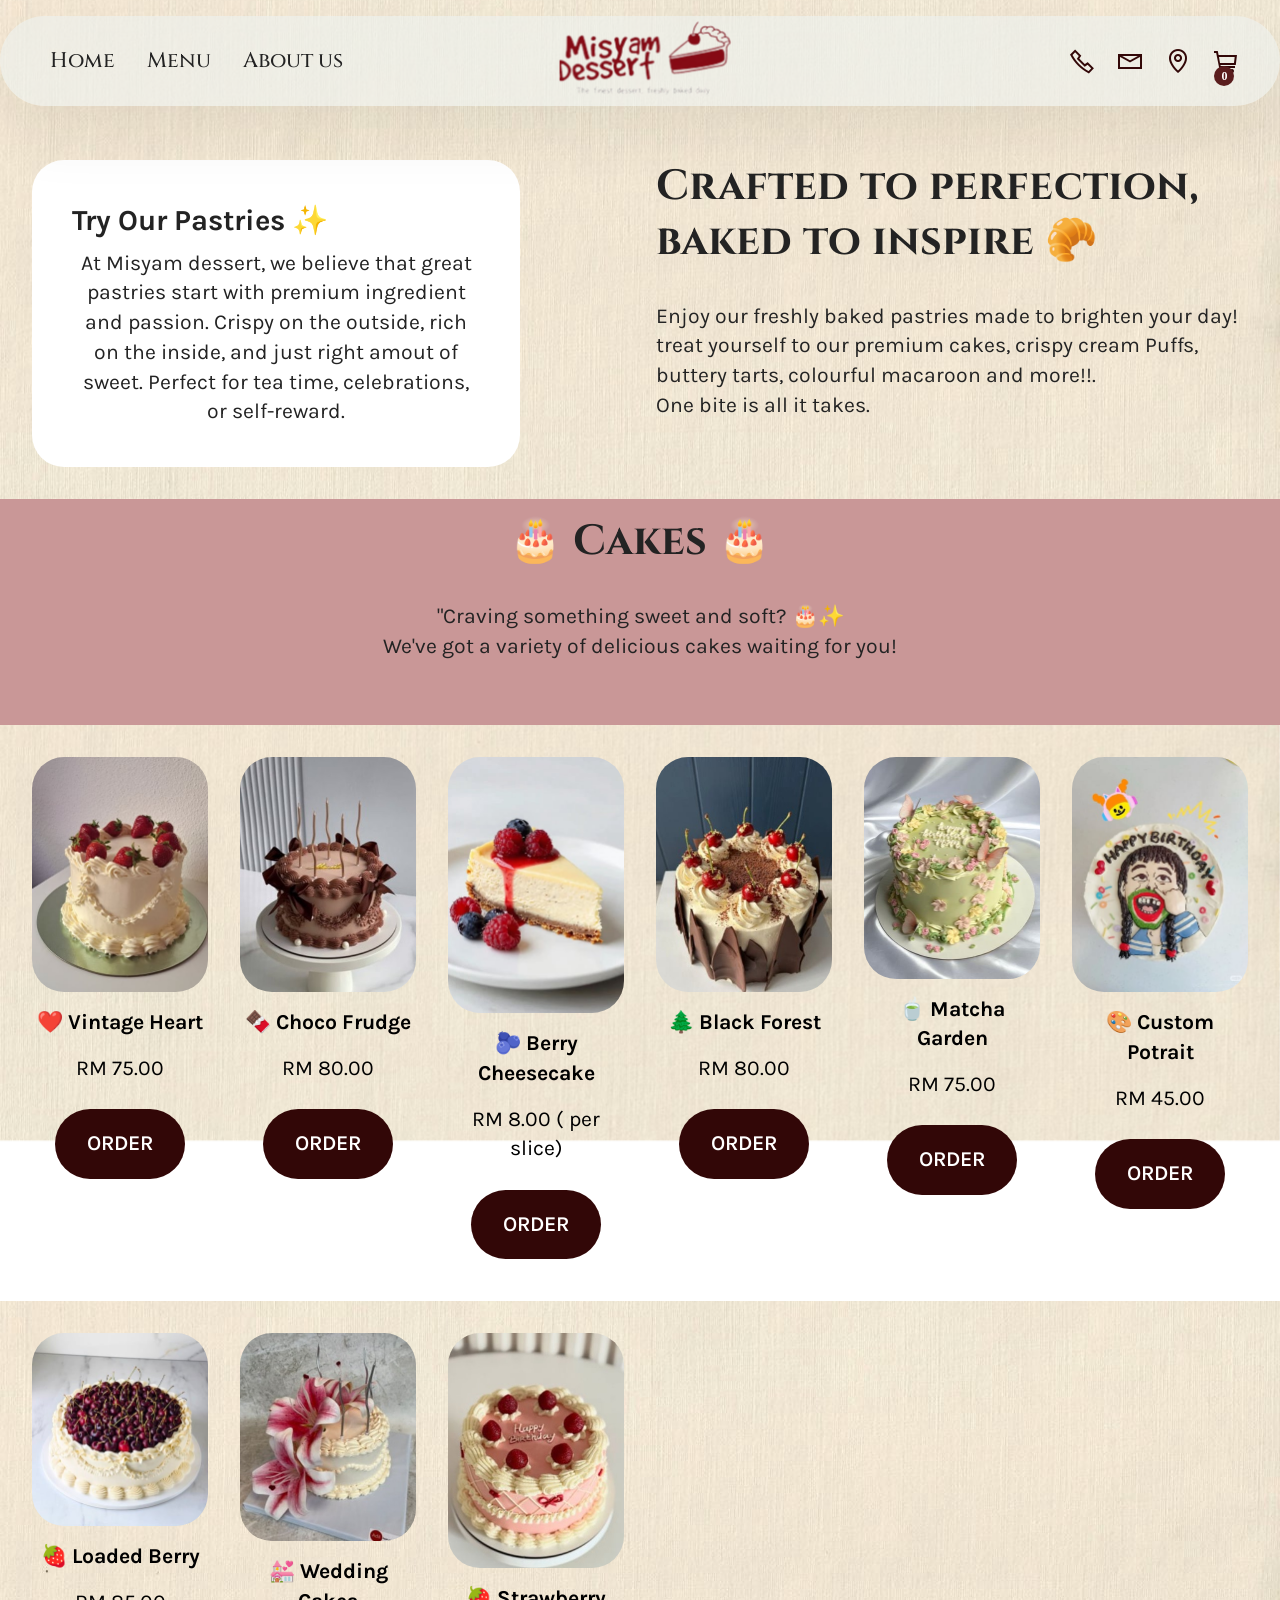
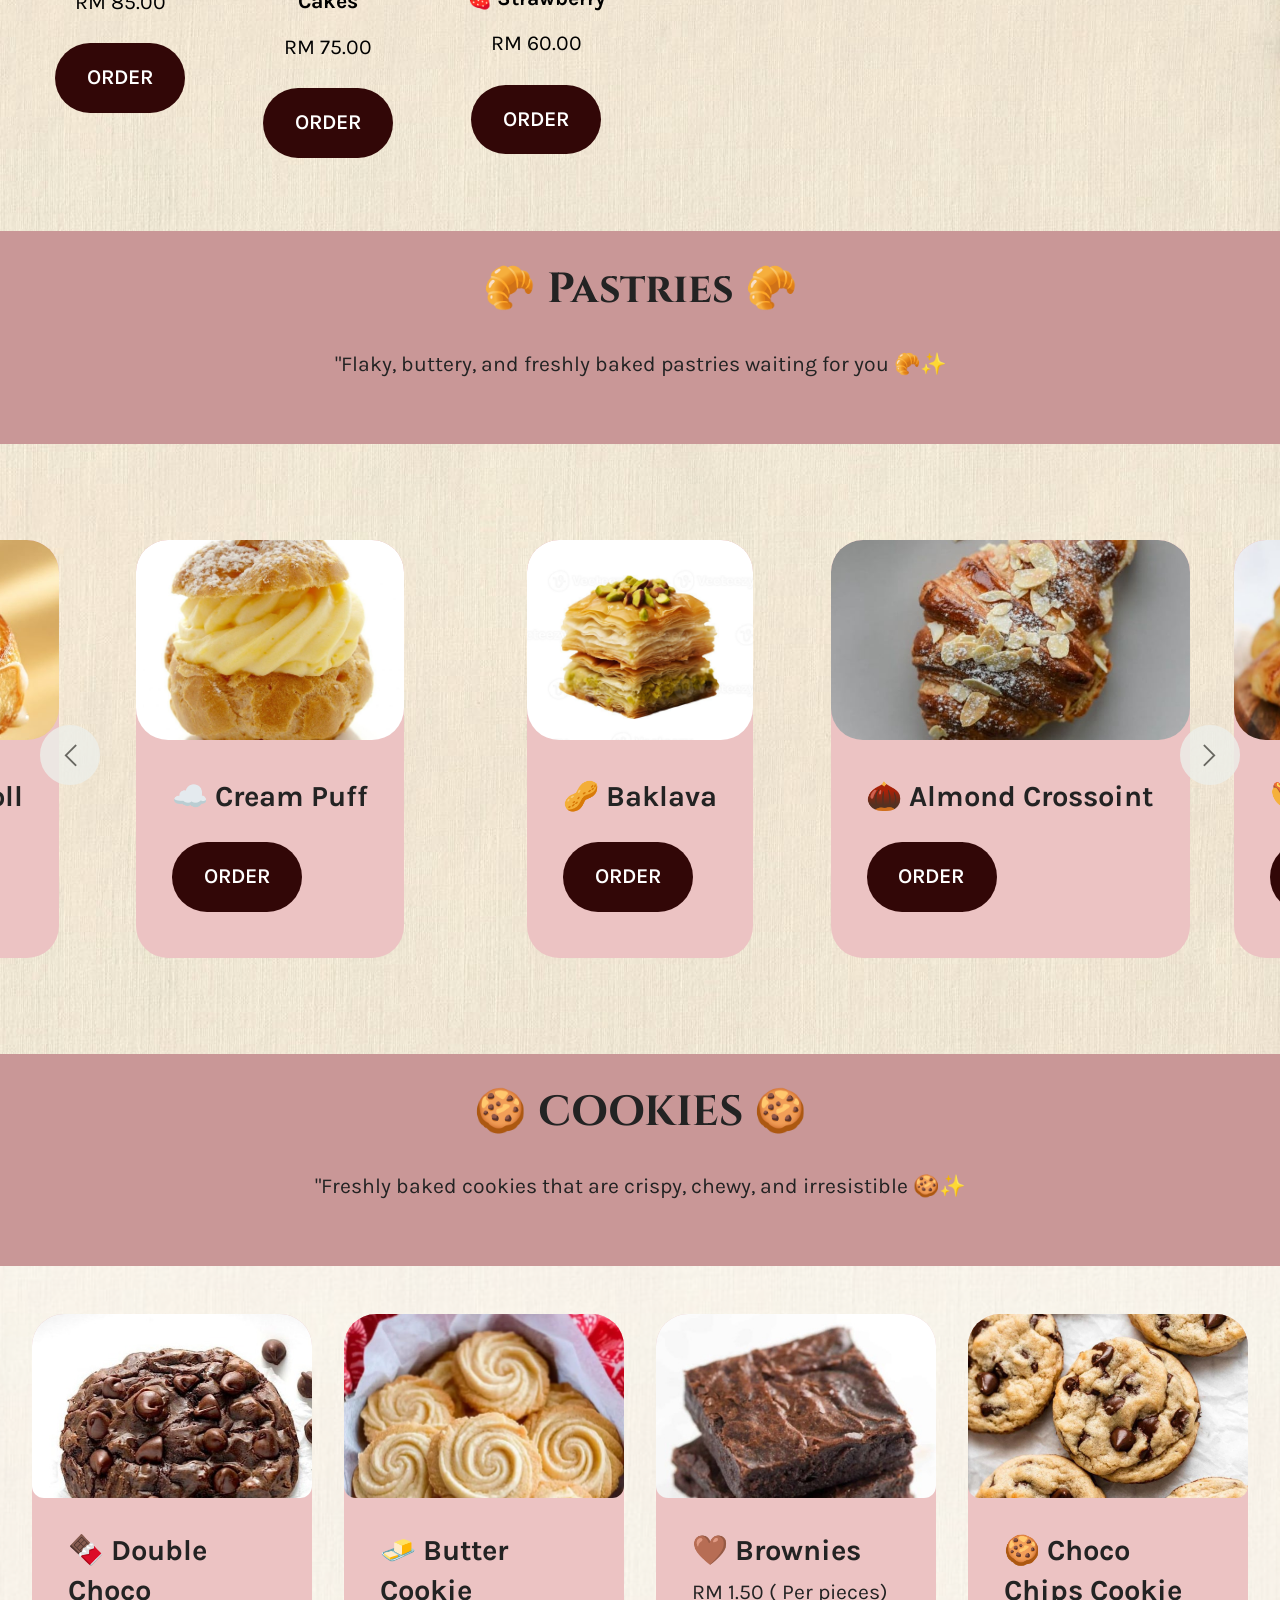
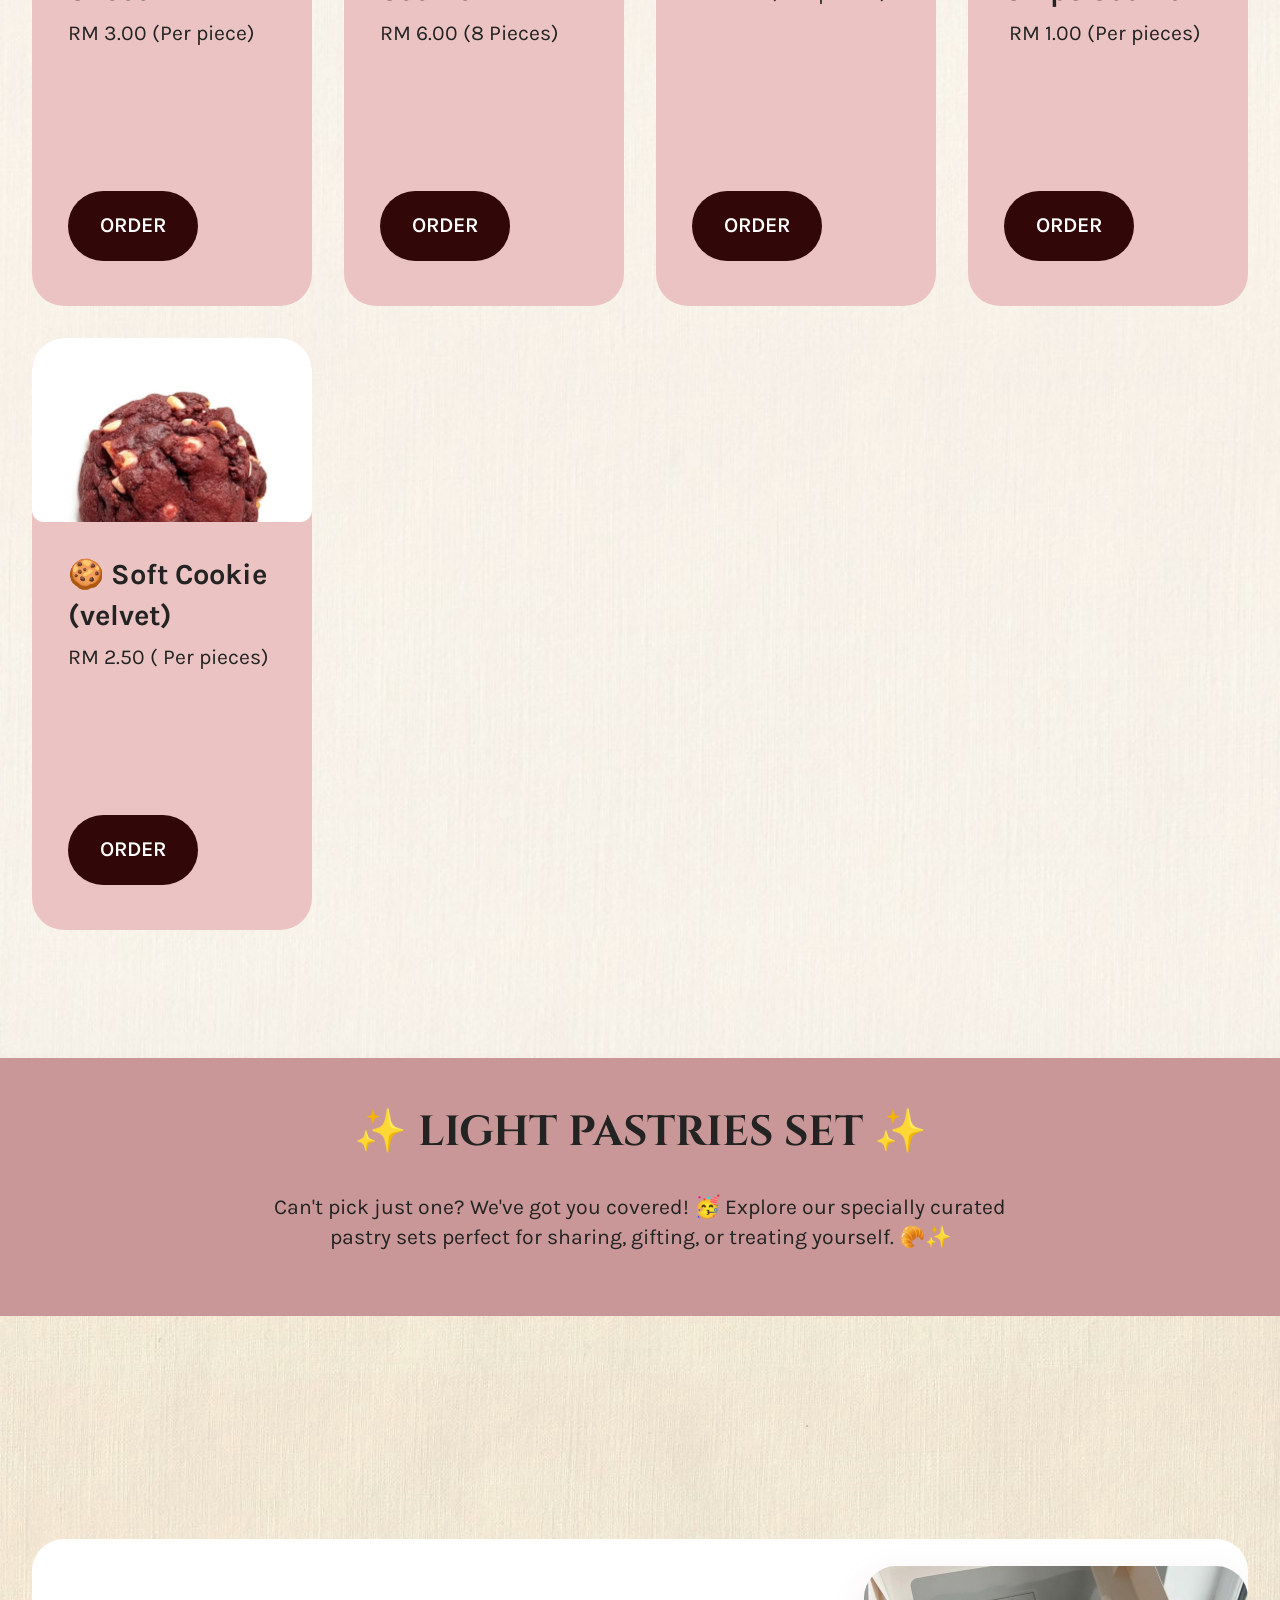
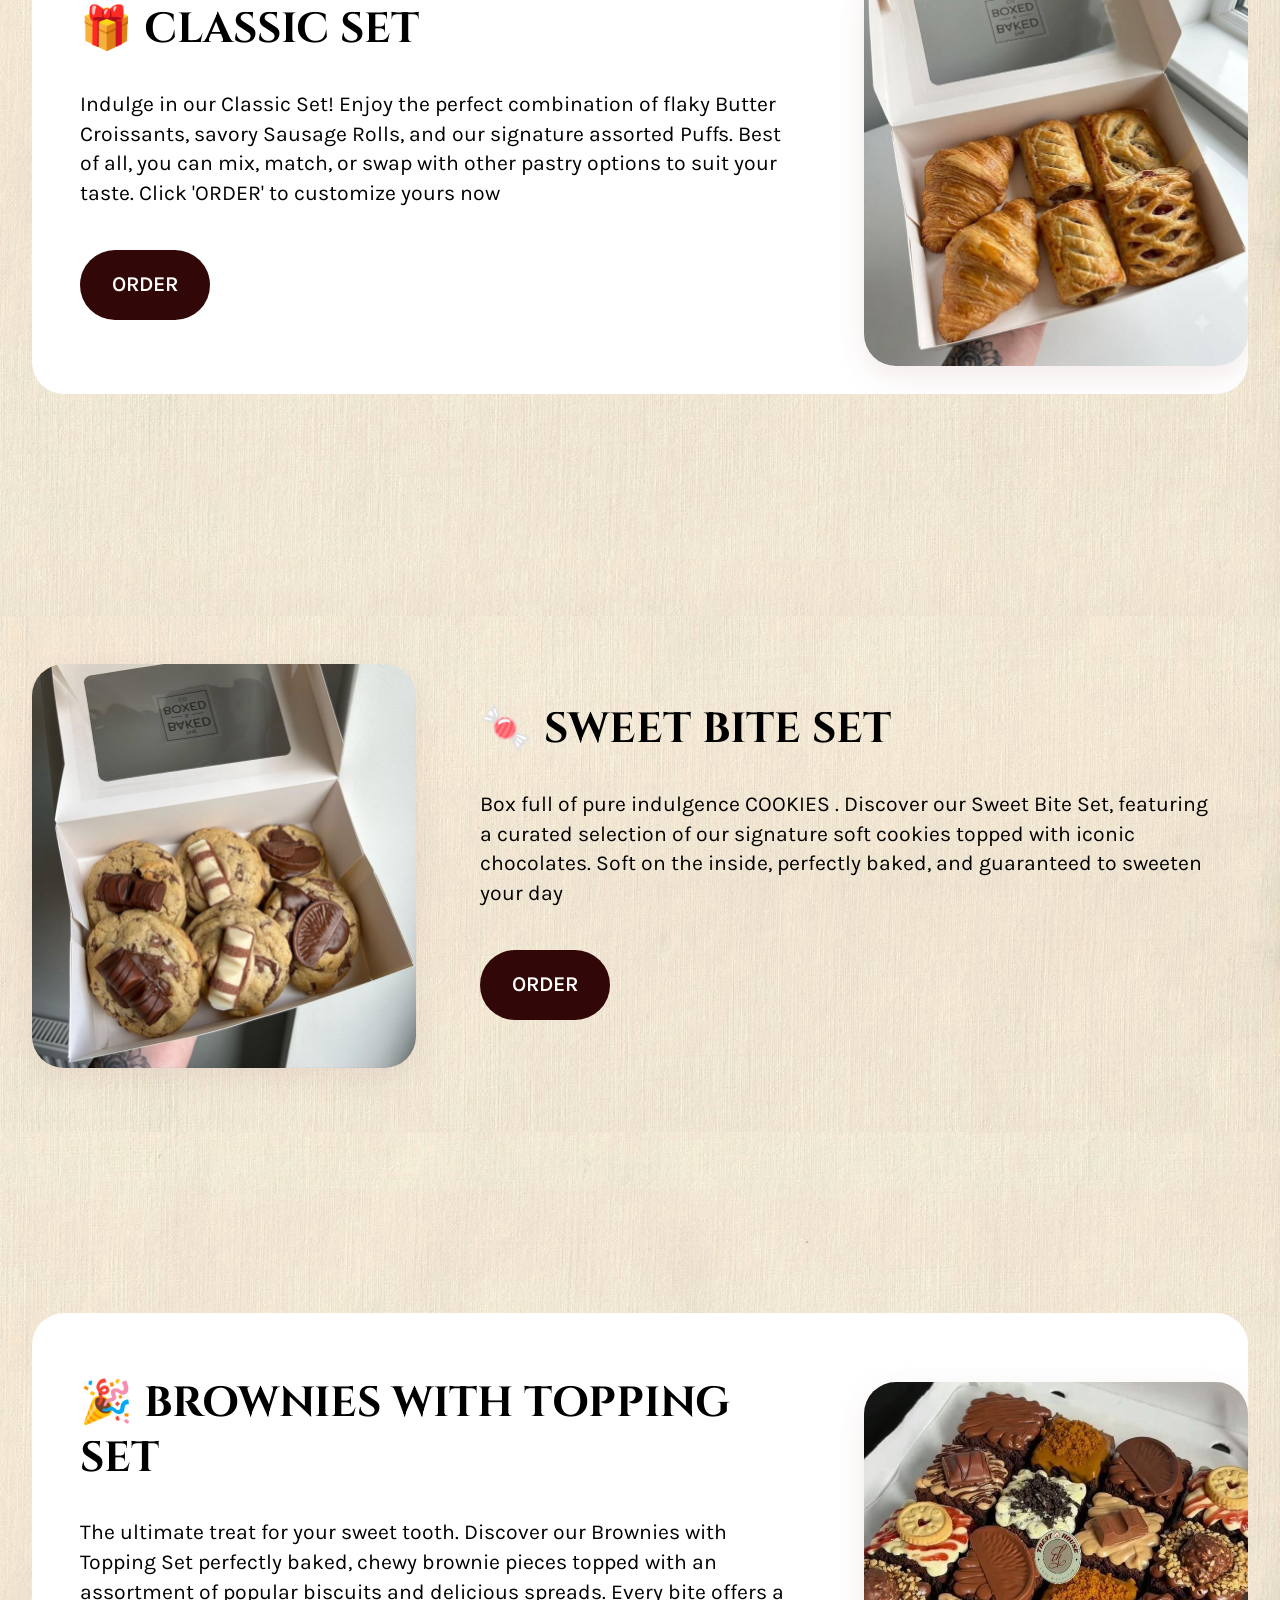
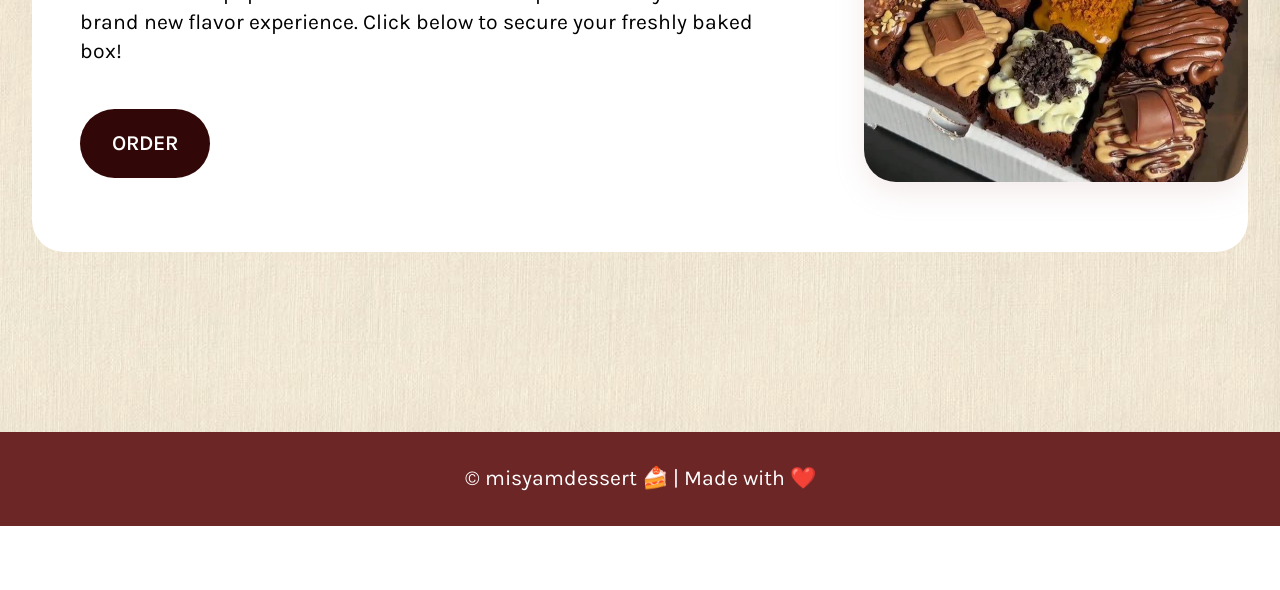
<file: menu.html>
<!DOCTYPE html>
<html  >
<head>
  <!-- Site made with Mobirise Website Builder v6.1.12, https://mobirise.com -->
  <meta charset="UTF-8">
  <meta http-equiv="X-UA-Compatible" content="IE=edge">
  <meta name="generator" content="Mobirise v6.1.12, mobirise.com">
  <meta name="viewport" content="width=device-width, initial-scale=1, minimum-scale=1">
  <link rel="shortcut icon" href="assets/images/whatsapp20image202026-06-2620at2012.16.3720am201-295x173.png" type="image/x-icon">
  <meta name="description" content="">
  
  
  <title>Menu</title>
  <link rel="stylesheet" href="assets/web/assets/mobirise-icons2/mobirise2.css">
  <link rel="stylesheet" href="assets/bootstrap/css/bootstrap.min.css">
  <link rel="stylesheet" href="assets/parallax/jarallax.css">
  <link rel="stylesheet" href="assets/animatecss/animate.css">
  <link rel="stylesheet" href="assets/dropdown/css/style.css">
  <link rel="stylesheet" href="assets/theme/css/style.css">
  <link rel="preload" href="https://fonts.googleapis.com/css?family=Satisfy:400&display=swap" as="style" onload="this.onload=null;this.rel='stylesheet'">
  <noscript><link rel="stylesheet" href="https://fonts.googleapis.com/css?family=Satisfy:400&display=swap"></noscript>
  <link rel="preload" href="https://fonts.googleapis.com/css?family=Cinzel:400,500,600,700,800,900&display=swap" as="style" onload="this.onload=null;this.rel='stylesheet'">
  <noscript><link rel="stylesheet" href="https://fonts.googleapis.com/css?family=Cinzel:400,500,600,700,800,900&display=swap"></noscript>
  <link rel="preload" href="https://fonts.googleapis.com/css?family=Karla:200,300,400,500,600,700,800,200i,300i,400i,500i,600i,700i,800i&display=swap" as="style" onload="this.onload=null;this.rel='stylesheet'">
  <noscript><link rel="stylesheet" href="https://fonts.googleapis.com/css?family=Karla:200,300,400,500,600,700,800,200i,300i,400i,500i,600i,700i,800i&display=swap"></noscript>
  <link rel="preload" as="style" href="assets/mobirise/css/mbr-additional.css?v=iYL6gU"><link rel="stylesheet" href="assets/mobirise/css/mbr-additional.css?v=iYL6gU" type="text/css">

  <style>
    /* Animations */
    @keyframes fadeIn {
      from { opacity: 0; }
      to { opacity: 1; }
    }

    @keyframes slideUp {
      from {
        transform: translateY(50px);
        opacity: 0;
      }
      to {
        transform: translateY(0);
        opacity: 1;
      }
    }

    @keyframes slideDown {
      from {
        transform: translateY(-50px);
        opacity: 0;
      }
      to {
        transform: translateY(0);
        opacity: 1;
      }
    }

    @keyframes bounceIn {
      0% {
        transform: scale(0.9);
        opacity: 0;
      }
      50% {
        transform: scale(1.05);
      }
      100% {
        transform: scale(1);
        opacity: 1;
      }
    }

    @keyframes pulse {
      0%, 100% {
        transform: scale(1);
      }
      50% {
        transform: scale(1.05);
      }
    }

    @keyframes glow {
      0%, 100% {
        box-shadow: 0 8px 20px rgba(201, 151, 151, 0.2);
      }
      50% {
        box-shadow: 0 12px 30px rgba(201, 151, 151, 0.4);
      }
    }

    @keyframes float {
      0%, 100% {
        transform: translateY(0);
      }
      50% {
        transform: translateY(-10px);
      }
    }

    @keyframes spin {
      from {
        transform: rotate(0deg);
      }
      to {
        transform: rotate(360deg);
      }
    }

    /* Modal Order Styling - Dusty Rose (#C99797) & Beige Theme */
    .order-modal {
      display: none;
      position: fixed;
      z-index: 1000;
      left: 0;
      top: 0;
      width: 100%;
      height: 100%;
      background-color: rgba(0, 0, 0, 0.5);
      animation: fadeIn 0.3s ease-in;
      align-items: center;
      justify-content: center;
    }

    .order-modal.show {
      display: flex !important;
    }

    .order-modal-content {
      background: linear-gradient(135deg, #F5F0ED 0%, #EFE9E4 100%);
      padding: 45px;
      border-radius: 20px;
      text-align: center;
      max-width: 520px;
      width: 90%;
      box-shadow: 0 15px 50px rgba(201, 151, 151, 0.2);
      animation: slideUp 0.4s ease-out;
      border: 3px solid #C99797;
      position: relative;
      overflow: hidden;
    }

    .order-modal-content::before {
      content: '';
      position: absolute;
      top: 0;
      left: 0;
      right: 0;
      height: 6px;
      background: linear-gradient(90deg, #C99797 0%, #D9AAAA 100%);
    }

    .order-modal-header {
      margin-bottom: 28px;
      border-bottom: 2px solid #C99797;
      padding-bottom: 18px;
      position: relative;
      animation: slideDown 0.6s ease-out;
    }

    .order-modal-header h2 {
      font-family: 'Karla', sans-serif;
      color: #1a1a1a;
      font-size: 28px;
      font-weight: 700;
      margin: 0;
      letter-spacing: 0.5px;
    }

    .order-price {
      font-family: 'Karla', sans-serif;
      font-size: 32px;
      color: #1a1a1a;
      font-weight: 900;
      margin-top: 12px;
      margin-bottom: 0;
      letter-spacing: 0.5px;
      animation: bounce 0.6s ease-out;
    }

    .quantity-section {
      background: linear-gradient(135deg, #F5F0ED 0%, #EFE9E4 100%);
      padding: 28px;
      border-radius: 15px;
      margin: 28px 0;
      border-left: 5px solid #C99797;
      box-shadow: inset 0 2px 5px rgba(201, 151, 151, 0.1);
      animation: slideUp 0.6s ease-out 0.1s both;
    }

    .quantity-label {
      font-family: 'Karla', sans-serif;
      color: #1a1a1a;
      font-weight: 700;
      font-size: 15px;
      display: block;
      margin-bottom: 18px;
      text-transform: uppercase;
      letter-spacing: 2px;
      animation: slideDown 0.5s ease-out;
    }

    .quantity-controls {
      display: flex;
      align-items: center;
      justify-content: center;
      gap: 12px;
      animation: slideUp 0.6s ease-out 0.2s both;
    }

    .quantity-button {
      width: 52px;
      height: 52px;
      border: 2.5px solid #C99797;
      background: linear-gradient(135deg, #F5F0ED 0%, #F0EAE5 100%);
      color: #1a1a1a;
      font-size: 24px;
      font-weight: bold;
      cursor: pointer;
      border-radius: 12px;
      transition: all 0.3s ease;
      font-family: 'Karla', sans-serif;
      animation: bounceIn 0.6s ease-out;
    }

    .quantity-button:hover {
      background: linear-gradient(135deg, #C99797 0%, #B88888 100%);
      color: #ffffff;
      transform: scale(1.15);
      box-shadow: 0 8px 25px rgba(201, 151, 151, 0.4);
      animation: pulse 0.6s ease-in-out infinite;
    }

    .quantity-button:active {
      transform: scale(0.9);
    }

    .quantity-input {
      width: 85px;
      height: 52px;
      text-align: center;
      font-size: 22px;
      font-weight: 700;
      border: 2.5px solid #C99797;
      border-radius: 12px;
      color: #1a1a1a;
      font-family: 'Karla', sans-serif;
      background: linear-gradient(135deg, #F9F6F3 0%, #F5F0ED 100%);
      animation: slideUp 0.6s ease-out 0.2s both;
    }

    .quantity-input:focus {
      outline: none;
      box-shadow: 0 0 15px rgba(201, 151, 151, 0.4);
      background: linear-gradient(135deg, #FFFFFF 0%, #F5F0ED 100%);
      animation: glow 2s ease-in-out infinite;
    }

    .total-price {
      font-family: 'Karla', sans-serif;
      font-size: 16px;
      color: #1a1a1a;
      margin-top: 16px;
      font-weight: 700;
      letter-spacing: 0.5px;
      animation: slideUp 0.6s ease-out 0.3s both;
    }

    .total-amount {
      font-family: 'Karla', sans-serif;
      font-size: 26px;
      color: #1a1a1a;
      font-weight: 900;
      animation: pulse 0.8s ease-in-out infinite;
    }

    .modal-buttons {
      display: flex;
      gap: 14px;
      justify-content: center;
      margin-top: 32px;
      animation: slideUp 0.6s ease-out 0.4s both;
    }

    .btn-add-cart {
      flex: 1;
      padding: 15px 32px;
      background: linear-gradient(135deg, #C99797 0%, #B88888 100%);
      color: #ffffff;
      border: none;
      border-radius: 12px;
      font-size: 16px;
      font-weight: 700;
      font-family: 'Karla', sans-serif;
      cursor: pointer;
      transition: all 0.3s ease;
      text-transform: uppercase;
      letter-spacing: 1.5px;
      animation: bounceIn 0.6s ease-out;
    }

    .btn-add-cart:hover {
      transform: translateY(-5px);
      box-shadow: 0 15px 35px rgba(201, 151, 151, 0.5);
      animation: pulse 0.6s ease-in-out infinite;
    }

    .btn-add-cart:active {
      transform: translateY(-2px);
    }

    .btn-cancel {
      flex: 1;
      padding: 15px 32px;
      background-color: #EFE9E4;
      color: #1a1a1a;
      border: 2.5px solid #C99797;
      border-radius: 12px;
      font-size: 16px;
      font-weight: 700;
      font-family: 'Karla', sans-serif;
      cursor: pointer;
      transition: all 0.3s ease;
      text-transform: uppercase;
      letter-spacing: 1.5px;
      animation: bounceIn 0.6s ease-out 0.05s both;
    }

    .btn-cancel:hover {
      background-color: #E8DFD8;
      border-color: #B88888;
      color: #1a1a1a;
      transform: scale(1.05);
      box-shadow: 0 8px 20px rgba(201, 151, 151, 0.3);
    }

    .success-message {
      display: none;
      color: #2d5a2d;
      font-family: 'Karla', sans-serif;
      margin-top: 16px;
      font-size: 15px;
      font-weight: 600;
      animation: slideUp 0.3s ease-out;
    }

    .success-message.show {
      display: block;
      animation: slideUp 0.3s ease-out;
    }

    .success-icon {
      font-size: 24px;
      margin-right: 8px;
      animation: spin 0.6s ease-out;
    }

    .cart-badge {
      position: absolute;
      background: #5a1d1d;
      color: white;
      border-radius: 50%;
      width: 20px;
      height: 20px;
      display: flex;
      align-items: center;
      justify-content: center;
      font-size: 12px;
      font-weight: bold;
      margin-top: -10px;
      margin-left: 8px;
      animation: pulse 1s ease-in-out infinite;
    }

    /* Enhanced animations for menu items */
    .item-wrapper {
      transition: all 0.3s ease;
      animation: slideUp 0.6s ease-out;
    }

    .item-wrapper:hover {
      transform: translateY(-15px) scale(1.05);
      box-shadow: 0 20px 50px rgba(201, 151, 151, 0.3);
      animation: float 2s ease-in-out infinite;
    }

    .item-btn {
      animation: bounceIn 0.6s ease-out;
      transition: all 0.3s ease;
    }

    .item-btn:hover {
      animation: pulse 0.6s ease-in-out infinite;
      transform: scale(1.1);
      box-shadow: 0 8px 25px rgba(201, 151, 151, 0.3);
    }

    .mbr-section-title {
      animation: slideDown 0.8s ease-out !important;
    }

    .mbr-text {
      animation: fadeIn 1s ease-out;
    }

    h1, h2, h3, h4, h5 {
      animation: slideDown 0.8s ease-out;
    }

    .header6, .header13 {
      animation: fadeIn 0.8s ease-out;
    }

    .card-wrapper {
      animation: slideUp 0.8s ease-out;
    }

    .text-wrapper {
      animation: slideUp 0.8s ease-out;
    }

    .features-image {
      animation: bounceIn 0.6s ease-out;
    }

    .features-image:hover .item-img img {
      transform: scale(1.1);
      animation: float 2s ease-in-out infinite;
    }

    .item-img {
      overflow: hidden;
      border-radius: 12px;
    }

    .item-img img {
      transition: transform 0.3s ease;
    }

    .embla__slide {
      animation: fadeIn 0.8s ease-out;
    }

    .btn {
      animation: bounceIn 0.8s ease-out;
      transition: all 0.3s ease;
    }

    .btn:hover {
      transform: scale(1.08);
      box-shadow: 0 8px 20px rgba(201, 151, 151, 0.4);
    }

    .article05, .article2 {
      animation: slideUp 0.8s ease-out;
    }

    .image-wrapper {
      animation: slideUp 0.8s ease-out;
    }

    .image-wrapper img {
      animation: float 3s ease-in-out infinite;
      border-radius: 15px;
      box-shadow: 0 10px 30px rgba(201, 151, 151, 0.2);
    }

    .image-wrapper:hover img {
      animation: float 2s ease-in-out infinite;
      box-shadow: 0 15px 40px rgba(201, 151, 151, 0.4);
    }
  </style>
  
</head>
<body>
  
  <section data-bs-version="5.1" class="menu menu3 cid-vnC2B9Omwc" once="menu" id="menu03-1v">
	

	<nav class="navbar navbar-dropdown navbar-expand-lg">
		<div class="container">
			<div class="navbar-brand">
				<span class="navbar-logo">
					<a href="index.html">
						<img src="assets/images/whatsapp20image202026-06-2620at2012.16.3720am201-295x173.png" alt="logo" style="height: 5rem;">
					</a>
				</span>
				
			</div>
			<button class="navbar-toggler" type="button" data-toggle="collapse" data-bs-toggle="collapse" data-target="#navbarSupportedContent" data-bs-target="#navbarSupportedContent" aria-controls="navbarNavAltMarkup" aria-expanded="false" aria-label="Toggle navigation">
				<div class="hamburger">
					<span></span>
					<span></span>
					<span></span>
					<span></span>
				</div>
			</button>
			<div class="collapse navbar-collapse" id="navbarSupportedContent">
				<ul class="navbar-nav nav-dropdown nav-right" data-app-modern-menu="true"><li class="nav-item">
						<a class="nav-link link text-black text-primary display-4" href="index.html">Home</a>
					</li>
					<li class="nav-item">
						<a class="nav-link link text-black show text-primary display-4" href="menu.html" aria-expanded="false">Menu</a>
					</li>
					<li class="nav-item">
						<a class="nav-link link text-black text-primary display-4" href="aboutus.html">About us</a>
					</li></ul>
				<div class="icons-menu">
					<a class="iconfont-wrapper" href="contact.html">
						<span class="p-2 mbr-iconfont mobi-mbri-phone mobi-mbri"></span>
					</a>
					<a class="iconfont-wrapper" href="emel.html">
						<span class="p-2 mbr-iconfont mobi-mbri-letter mobi-mbri"></span>
					</a>
					<a class="iconfont-wrapper" href="location.html">
						<span class="p-2 mbr-iconfont mobi-mbri-map-pin mobi-mbri"></span>
					</a>
					<a class="iconfont-wrapper" href="cart.html" id="cartIcon">
						<span class="p-2 mbr-iconfont mobi-mbri-shopping-cart mobi-mbri"></span>
						<span id="cartBadge" class="cart-badge">0</span>
					</a>
				</div>
				
			</div>
		</div>
	</nav>
</section>

<section data-bs-version="5.1" class="header6 cid-vnCPTQiyBP" id="header06-1w">
	

	
	

	<div class="container">
		<div class="row">
			<div class="col-12 col-lg-5">
				<div class="card-wrapper">
					<h3 class="mbr-section-cardtitle mbr-fonts-style mb-2 display-5"><strong>Try Our Pastries ✨</strong></h3>

					<p class="mbr-cardtext mbr-fonts-style mb-0 display-7">At Misyam dessert, we believe that great pastries start with premium ingredient and passion. Crispy on the outside, rich on the inside, and just right amout of sweet. Perfect for tea time, celebrations, or self-reward.</p>
				</div>
			</div>
			<div class="col-12 col-lg-6">
				<h1 class="mbr-section-title mbr-fonts-style mb-4 display-2"><strong>Crafted to perfection,</strong><br><strong>baked to inspire 🥐</strong></h1>
				
				<p class="mbr-text mbr-fonts-style mb-4 display-7">Enjoy our freshly baked pastries made to brighten your day! treat yourself to our premium cakes, crispy cream Puffs, buttery tarts, colourful macaroon and more!!.<br>One bite is all it takes.</p>
				
			</div>
		</div>
	</div>
</section>

<section data-bs-version="5.1" class="header13 cid-vnCYstQSzr" id="header13-25">
  

  
  

  <div class="align-center container">
    <div class="row justify-content-center">
      <div class="col-md-12 mb-5 content-head">
        <h1 class="mbr-section-title mbr-fonts-style display-2"><strong>🎂 Cakes 🎂</strong><strong><br></strong></h1>
        <p class="mbr-text mbr-fonts-style mt-4 display-7">"Craving something sweet and soft? 🎂✨
<br>We've got a variety of delicious cakes waiting for you!</p>
        
      </div>
    </div>

    <div class="row justify-content-center">
      
    </div>
  </div>
</section>

<section data-bs-version="5.1" class="features13 start cid-vnCWA1ib3k mbr-parallax-background" id="features013-22">
    

<div class="container-fluid">
  <div class="row justify-content-center">
    <div class="col-12 content-head">
      
    </div>
  </div>
  <div class="row mbr-section-content">
    <div class="item features-image col-6 col-md-4 col-lg-2">
      <div class="item-wrapper">
        <div class="item-img">
          <img src="assets/images/cake1-353x471.jpg" alt="Mobirise Website Builder" title="" data-slide-to="0" data-bs-slide-to="0">
        </div>
        <div class="item-content align-left mt-3">
          <h5 class="item-title mbr-fonts-style mb-3 display-7"><strong>❤️ Vintage Heart</strong></h5>
          
          <p class="item-text mbr-fonts-style mb-3 display-7">RM 75.00</p>
        </div>
        <div class="mbr-section-btn item-footer mt-2"><button onclick="openOrderModal('Vintage Heart', 75, 'assets/images/cake1-353x471.jpg', this)" class="btn item-btn btn-info display-7" style="border: none; cursor: pointer;">ORDER</button></div>
      </div>
    </div>
    <div class="item features-image col-6 col-md-4 col-lg-2">
      <div class="item-wrapper">
        <div class="item-img">
          <img src="assets/images/cake2-353x471.jpeg" alt="Mobirise Website Builder" title="" data-slide-to="1" data-bs-slide-to="1">
        </div>
        <div class="item-content align-left mt-3">
          <h5 class="item-title mbr-fonts-style mb-3 display-7">
            <strong>🍫 Choco Frudge</strong></h5>
          
          <p class="item-text mbr-fonts-style mb-3 display-7">RM 80.00</p>
        </div>
        <div class="mbr-section-btn item-footer mt-2"><button onclick="openOrderModal('Choco Frudge', 80, 'assets/images/cake2-353x471.jpeg', this)" class="btn item-btn btn-info display-7" style="border: none; cursor: pointer;">ORDER</button></div>
      </div>
    </div>
    <div class="item features-image col-6 col-md-4 col-lg-2">
      <div class="item-wrapper">
        <div class="item-img">
          <img src="assets/images/cake3-353x513.jpg" alt="Mobirise Website Builder" title="" data-slide-to="2" data-bs-slide-to="2">
        </div>
        <div class="item-content align-left mt-3">
          <h5 class="item-title mbr-fonts-style mb-3 display-7"><strong>🫐 Berry Cheesecake</strong></h5>
          
          <p class="item-text mbr-fonts-style display-7">RM 8.00 ( per slice)</p>
        </div>
        <div class="mbr-section-btn item-footer mt-2"><button onclick="openOrderModal('Berry Cheesecake', 8, 'assets/images/cake3-353x513.jpg', this)" class="btn item-btn btn-info display-7" style="border: none; cursor: pointer;">ORDER</button></div>
      </div>
    </div>
    <div class="item features-image col-6 col-md-4 col-lg-2">
      <div class="item-wrapper">
        <div class="item-img">
          <img src="assets/images/cake4-353x471.jpeg" alt="Mobirise Website Builder" title="" data-slide-to="3" data-bs-slide-to="3">
        </div>
        <div class="item-content align-left mt-3">
          <h5 class="item-title mbr-fonts-style mb-3 display-7"><strong>🌲 Black Forest</strong></h5>
          
          <p class="item-text mbr-fonts-style display-7">RM 80.00</p>
        </div>
        <div class="mbr-section-btn item-footer mt-2"><button onclick="openOrderModal('Black Forest', 80, 'assets/images/cake4-353x471.jpeg', this)" class="btn item-btn btn-info display-7" style="border: none; cursor: pointer;">ORDER</button></div>
      </div>
    </div>
    <div class="item features-image col-6 col-md-4 col-lg-2">
      <div class="item-wrapper">
        <div class="item-img">
          <img src="assets/images/cake5-353x444.jpg" alt="Mobirise Website Builder" title="" data-slide-to="4" data-bs-slide-to="4">
        </div>
        <div class="item-content align-left mt-3">
          <h5 class="item-title mbr-fonts-style mb-3 display-7"><strong>🍵 Matcha Garden</strong></h5>
          
          <p class="item-text mbr-fonts-style mb-3 display-7">RM 75.00</p>
        </div>
        <div class="mbr-section-btn item-footer mt-2"><button onclick="openOrderModal('Matcha Garden', 75, 'assets/images/cake5-353x444.jpg', this)" class="btn item-btn btn-info display-7" style="border: none; cursor: pointer;">ORDER</button></div>
      </div>
    </div>
    <div class="item features-image col-6 col-md-4 col-lg-2">
      <div class="item-wrapper">
        <div class="item-img">
          <img src="assets/images/cake6-353x471.jpg" alt="Mobirise Website Builder" title="" data-slide-to="5" data-bs-slide-to="5">
        </div>
        <div class="item-content align-left mt-3">
          <h5 class="item-title mbr-fonts-style mb-3 display-7"><strong>🎨 Custom Potrait</strong></h5>
          
          <p class="item-text mbr-fonts-style mb-3 display-7">RM 45.00</p>
        </div>
        <div class="mbr-section-btn item-footer mt-2"><button onclick="openOrderModal('Custom Potrait', 45, 'assets/images/cake6-353x471.jpg', this)" class="btn item-btn btn-info display-7" style="border: none; cursor: pointer;">ORDER</button></div>
      </div>
    </div>

  </div>
</div>
</section>

<section data-bs-version="5.1" class="features13 start cid-vnD2InEX88" id="features013-26">
    

<div class="container-fluid">
  <div class="row justify-content-center">
    <div class="col-12 content-head">
      
    </div>
  </div>
  <div class="row mbr-section-content">
    <div class="item features-image col-6 col-md-4 col-lg-2">
      <div class="item-wrapper">
        <div class="item-img">
          <img src="assets/images/cake7-353x388.jpg" alt="Mobirise Website Builder" title="" data-slide-to="0" data-bs-slide-to="0">
        </div>
        <div class="item-content align-left mt-3">
          <h5 class="item-title mbr-fonts-style mb-3 display-7"><strong>🍓 Loaded Berry</strong></h5>
          
          <p class="item-text mbr-fonts-style mb-3 display-7">RM 85.00</p>
        </div>
        <div class="mbr-section-btn item-footer mt-2"><button onclick="openOrderModal('Loaded Berry', 85, 'assets/images/cake7-353x388.jpg', this)" class="btn item-btn btn-info display-7" style="border: none; cursor: pointer;">ORDER</button></div>
      </div>
    </div>
    <div class="item features-image col-6 col-md-4 col-lg-2">
      <div class="item-wrapper">
        <div class="item-img">
          <img src="assets/images/cake8-353x471.jpeg" alt="Mobirise Website Builder" title="" data-slide-to="1" data-bs-slide-to="1">
        </div>
        <div class="item-content align-left mt-3">
          <h5 class="item-title mbr-fonts-style mb-3 display-7"><strong>💒 Wedding Cakes</strong></h5>
          
          <p class="item-text mbr-fonts-style mb-3 display-7">RM 75.00</p>
        </div>
        <div class="mbr-section-btn item-footer mt-2"><button onclick="openOrderModal('Wedding Cakes', 75, 'assets/images/cake8-353x471.jpeg', this)" class="btn item-btn btn-info display-7" style="border: none; cursor: pointer;">ORDER</button></div>
      </div>
    </div>
    <div class="item features-image col-6 col-md-4 col-lg-2">
      <div class="item-wrapper">
        <div class="item-img">
          <img src="assets/images/cake9-353x471.jpeg" alt="Mobirise Website Builder" title="" data-slide-to="2" data-bs-slide-to="2">
        </div>
        <div class="item-content align-left mt-3">
          <h5 class="item-title mbr-fonts-style mb-3 display-7"><strong>🍓 Strawberry</strong></h5>
          
          <p class="item-text mbr-fonts-style display-7">RM 60.00</p>
        </div>
        <div class="mbr-section-btn item-footer mt-2"><button onclick="openOrderModal('Strawberry', 60, 'assets/images/cake9-353x471.jpeg', this)" class="btn item-btn btn-info display-7" style="border: none; cursor: pointer;">ORDER</button></div>
      </div>
    </div>
    
    
    

  </div>
</div>
</section>

<section data-bs-version="5.1" class="header13 cid-vnDfGwnYRx" id="header13-2f">
  

  
  

  <div class="align-center container">
    <div class="row justify-content-center">
      <div class="col-md-12 mb-5 content-head">
        <h1 class="mbr-section-title mbr-fonts-style display-2"><strong>🥐 Pastries 🥐</strong></h1>
        <p class="mbr-text mbr-fonts-style mt-4 display-7">
          "Flaky, buttery, and freshly baked pastries waiting for you 🥐✨
        </p>
        
      </div>
    </div>

    <div class="row justify-content-center">
      
    </div>
  </div>
</section>

<section data-bs-version="5.1" class="features017 mbr-embla cid-vnDfSZIlEJ" id="features017-2g">
	
	
	<div class="position-relative">
		<div class="container-fluid">
			<div class="row justify-content-center">
				<div class="col-12 content-head">
					
				</div>
			</div>
		</div>

		<div class="embla" data-skip-snaps="true" data-align="center" data-contain-scroll="trimSnaps" data-loop="true" data-auto-play="true" data-auto-play-interval="3" data-draggable="true">
			<div class="embla__viewport container-fluid">
				<div class="embla__container">
					<div class="embla__slide slider-image item active" style="margin-left: 0rem; margin-right: 0rem;">
						<div class="slide-content">
							<div class="item-img">
								<div class="item-wrapper">
									<img src="assets/images/pastry5-980x980.jpg" alt="Mobirise Website Builder" title="" data-slide-to="5" data-bs-slide-to="5">
								</div>
							</div>
							<div class="item-content">
								<h1 class="item-title mbr-fonts-style display-5"><strong>🥜 Baklava</strong></h1>
								
								<p class="mbr-text mbr-fonts-style mt-3 display-7"></p>
							</div>
							<div class="mbr-section-btn item-footer mt-2"><button onclick="openOrderModal('Baklava', 12, 'assets/images/pastry5-980x980.jpg', this)" class="btn item-btn btn-info display-7" target="_blank" style="border: none; cursor: pointer;">ORDER</button></div>
						</div>
					</div><div class="embla__slide slider-image item" style="margin-left: 0rem; margin-right: 0rem;">
						<div class="slide-content">
							<div class="item-img">
								<div class="item-wrapper">
									<img src="assets/images/pastry1-600x897.jpg" alt="Mobirise Website Builder" title="" data-slide-to="0" data-bs-slide-to="0">
								</div>
							</div>
							<div class="item-content">
								<h1 class="item-title mbr-fonts-style display-5">
									<strong>🌰 Almond Crossoint</strong></h1>
								
								<p class="mbr-text mbr-fonts-style mt-3 display-7"></p>
							</div>

							<div class="mbr-section-btn item-footer mt-2"><button onclick="openOrderModal('Almond Crossoint', 10, 'assets/images/pastry1-600x897.jpg', this)" class="btn item-btn btn-info display-7" target="_blank" style="border: none; cursor: pointer;">ORDER</button></div>
						</div>
					</div>
					<div class="embla__slide slider-image item" style="margin-left: 0rem; margin-right: 0rem;">
						<div class="slide-content">
							<div class="item-img">
								<div class="item-wrapper">
									<img src="assets/images/pastry2-600x899.jpg" alt="Mobirise Website Builder" title="" data-slide-to="1" data-bs-slide-to="1">
								</div>
							</div>
							<div class="item-content">
								<h1 class="item-title mbr-fonts-style display-5"><strong>🌭 Sausage Roll</strong></h1>
								
								<p class="mbr-text mbr-fonts-style mt-3 display-7"></p>
							</div>
							<div class="mbr-section-btn item-footer mt-2"><button onclick="openOrderModal('Sausage Roll', 9, 'assets/images/pastry2-600x899.jpg', this)" class="btn item-btn btn-info display-7" target="_blank" style="border: none; cursor: pointer;">ORDER</button></div>
						</div>
					</div>
					<div class="embla__slide slider-image item" style="margin-left: 0rem; margin-right: 0rem;">
						<div class="slide-content">
							<div class="item-img">
								<div class="item-wrapper">
									<img src="assets/images/pastry3-600x750.jpg" alt="Mobirise Website Builder" title="" data-slide-to="2" data-bs-slide-to="2">
								</div>
							</div>
							<div class="item-content">
								<h1 class="item-title mbr-fonts-style display-5">
									<strong>✨ Cinnamon Roll</strong></h1>
								
								<p class="mbr-text mbr-fonts-style mt-3 display-7"></p>
							</div>
							<div class="mbr-section-btn item-footer mt-2"><button onclick="openOrderModal('Cinnamon Roll', 11, 'assets/images/pastry3-600x750.jpg', this)" class="btn item-btn btn-info display-7" target="_blank" style="border: none; cursor: pointer;">ORDER</button></div>
						</div>
					</div>
					<div class="embla__slide slider-image item" style="margin-left: 0rem; margin-right: 0rem;">
						<div class="slide-content">
							<div class="item-img">
								<div class="item-wrapper">
									<img src="assets/images/pastry4-1199x1130.jpg" alt="Mobirise Website Builder" title="" data-slide-to="3" data-bs-slide-to="3">
								</div>
							</div>
							<div class="item-content">
								<h1 class="item-title mbr-fonts-style display-5"><strong>☁️ Cream Puff</strong></h1>
								
								<p class="mbr-text mbr-fonts-style mt-3 display-7"></p>
							</div>
							<div class="mbr-section-btn item-footer mt-2"><button onclick="openOrderModal('Cream Puff', 8.5, 'assets/images/pastry4-1199x1130.jpg', this)" class="btn item-btn btn-info display-7" target="_blank" style="border: none; cursor: pointer;">ORDER</button></div>
						</div>
					</div>
					
					
					
					
				</div>
			</div>
			<button class="embla__button embla__button--prev">
				<span class="mobi-mbri mobi-mbri-arrow-prev mbr-iconfont" aria-hidden="true"></span>
				<span class="sr-only visually-hidden visually-hidden visually-hidden">Previous</span>
			</button>
			<button class="embla__button embla__button--next">
				<span class="mobi-mbri mobi-mbri-arrow-next mbr-iconfont" aria-hidden="true"></span>
				<span class="sr-only visually-hidden visually-hidden visually-hidden">Next</span>
			</button>
		</div>
	</div>
</section>

<section data-bs-version="5.1" class="header13 cid-vnDvAiQAAQ" id="header13-2h">
  

  
  

  <div class="align-center container">
    <div class="row justify-content-center">
      <div class="col-md-12 mb-5 content-head">
        <h1 class="mbr-section-title mbr-fonts-style display-2"><strong>🍪 COOKIES 🍪</strong></h1>
        <p class="mbr-text mbr-fonts-style mt-4 display-7">
          "Freshly baked cookies that are crispy, chewy, and irresistible 🍪✨
        </p>
        
      </div>
    </div>

    <div class="row justify-content-center">
      
    </div>
  </div>
</section>

<section data-bs-version="5.1" class="features4 start cid-vnDwPThanA" id="features04-2l">
	
	<div class="mbr-overlay"></div>
	<div class="container">
		<div class="row justify-content-center">
			<div class="col-12 content-head">
				
			</div>
		</div>
		<div class="row">
			<div class="item features-image col-12 col-md-6 col-lg-3">
				<div class="item-wrapper">
					<div class="item-img">
						<img src="assets/images/cookie4-561x842.jpeg" alt="Mobirise Website Builder" data-slide-to="0" data-bs-slide-to="0">
					</div>
					<div class="item-content">
						<h5 class="item-title mbr-fonts-style display-5"><strong>🍫 Double Choco</strong></h5>
						<p class="mbr-text mbr-fonts-style display-7">RM 3.00 (Per piece)</p>
						<div class="mbr-section-btn item-footer"><button onclick="openOrderModal('Double Choco', 3, 'assets/images/cookie4-561x842.jpeg', this)" class="btn item-btn btn-info display-7" style="border: none; cursor: pointer;">ORDER</button></div>
					</div>

				</div>
			</div>
			<div class="item features-image col-12 col-md-6 col-lg-3">
				<div class="item-wrapper">
					<div class="item-img">
						<img src="assets/images/cookie3-561x841.jpg" alt="Mobirise Website Builder" data-slide-to="1" data-bs-slide-to="1">
					</div>
					<div class="item-content">
						<h5 class="item-title mbr-fonts-style display-5">
							<strong>🧈 Butter Cookie</strong></h5>
						<p class="mbr-text mbr-fonts-style display-7">RM 6.00 (8 Pieces)</p>
						<div class="mbr-section-btn item-footer"><button onclick="openOrderModal('Butter Cookie', 6, 'assets/images/cookie3-561x841.jpg', this)" class="btn item-btn btn-info display-7" style="border: none; cursor: pointer;">ORDER</button></div>
					</div>
				</div>
			</div>
			<div class="item features-image col-12 col-md-6 col-lg-3">
				<div class="item-wrapper">
					<div class="item-img">
						<img src="assets/images/cookie2-561x841.jpeg" alt="Mobirise Website Builder" data-slide-to="2" data-bs-slide-to="2">
					</div>
					<div class="item-content">
						<h5 class="item-title mbr-fonts-style display-5">
							<strong>🤎 Brownies</strong></h5>
						<p class="mbr-text mbr-fonts-style display-7">RM 1.50 ( Per pieces)</p>
						<div class="mbr-section-btn item-footer"><button onclick="openOrderModal('Brownies', 1.5, 'assets/images/cookie2-561x841.jpeg', this)" class="btn item-btn btn-info display-7" style="border: none; cursor: pointer;">ORDER</button></div>
					</div>
				</div>
			</div><div class="item features-image col-12 col-md-6 col-lg-3">
				<div class="item-wrapper">
					<div class="item-img">
						<img src="assets/images/cookie1-854x1280.jpg" alt="Mobirise Website Builder" data-slide-to="3" data-bs-slide-to="3">
					</div>
					<div class="item-content">
						<h5 class="item-title mbr-fonts-style display-5">
							<strong>🍪 Choco Chips Cookie</strong></h5>
						<p class="mbr-text mbr-fonts-style display-7">&nbsp;RM 1.00 (Per pieces)<br>
						</p>
						<div class="mbr-section-btn item-footer"><button onclick="openOrderModal('Choco Chips Cookie', 1, 'assets/images/cookie1-854x1280.jpg', this)" class="btn item-btn btn-info display-7" style="border: none; cursor: pointer;">ORDER</button></div>
					</div>
				</div>
			</div><div class="item features-image col-12 col-md-6 col-lg-3">
				<div class="item-wrapper">
					<div class="item-img">
						<img src="assets/images/cookie5-561x701.jpg" alt="Mobirise Website Builder" data-slide-to="4" data-bs-slide-to="4">
					</div>
					<div class="item-content">
						<h5 class="item-title mbr-fonts-style display-5"><strong>🍪 Soft Cookie<br><strong>(velvet)</strong></strong></h5>
						<p class="mbr-text mbr-fonts-style display-7">RM 2.50 ( Per pieces)</p>
						<div class="mbr-section-btn item-footer"><button onclick="openOrderModal('Soft Cookie (velvet)', 2.5, 'assets/images/cookie5-561x701.jpg', this)" class="btn item-btn btn-info display-7" style="border: none; cursor: pointer;">ORDER</button></div>
					</div>
				</div>
			</div>
		</div>
	</div>
</section>

<section data-bs-version="5.1" class="header13 cid-vnDJbYMRU3" id="header13-2m">
  

  
  

  <div class="align-center container">
    <div class="row justify-content-center">
      <div class="col-md-12 mb-5 content-head">
        <h1 class="mbr-section-title mbr-fonts-style display-2"><strong>✨ LIGHT PASTRIES SET ✨</strong></h1>
        <p class="mbr-text mbr-fonts-style mt-4 display-7">
          Can't pick just one? We've got you covered! 🥳 Explore our specially curated pastry sets perfect for sharing, gifting, or treating yourself. 🥐✨
        </p>
        
      </div>
    </div>

    <div class="row justify-content-center">
      
    </div>
  </div>
</section>

<section data-bs-version="5.1" class="start article05 cid-vnDQN8h94M mbr-fullscreen" id="article05-2q">
  

  
  

  <div class="container">
    <div class="row justify-content-center align-items-center">
      <div class="col-12">
        <div class="card-wrapper">
          <div class="row">
            <div class="col-12 col-md-12 col-lg-4 image-wrapper">
              <img class="w-100" src="assets/images/set1-770x809.jpg" alt="Mobirise Website Builder">
            </div>
            <div class="col-12 col-lg col-md-12">
              <div class="text-wrapper align-left">
                <h1 class="mbr-section-title mbr-fonts-style mb-4 display-2"><strong>🎁 CLASSIC SET</strong></h1>
                <p class="mbr-text mbr-fonts-style mb-4 display-7">
                  Indulge in our Classic Set! Enjoy the perfect combination of flaky Butter Croissants, savory Sausage Rolls, and our signature assorted Puffs. Best of all, you can mix, match, or swap with other pastry options to suit your taste. Click 'ORDER' to customize yours now<br>
                </p>
                <div class="mbr-section-btn mt-3"><button onclick="openOrderModal('CLASSIC SET', 45, 'assets/images/set1-770x809.jpg', this)" class="btn btn-lg btn-info display-7" style="border: none; cursor: pointer;">ORDER</button></div>
              </div>
            </div>
          </div>
        </div>
      </div>
    </div>
  </div>
</section>

<section data-bs-version="5.1" class="start article2 cid-vnDSxsQADq" id="article02-2s">
	

	
	

	<div class="container">
		<div class="row justify-content-center">
			<div class="col-12 col-md-12 col-lg-4 image-wrapper">
				<img class="w-100" src="assets/images/set2-770x810.jpg" alt="Mobirise Website Builder">
			</div>
			<div class="col-12 col-md-12 col-lg">
				<div class="text-wrapper align-left">
					<h1 class="mbr-section-title mbr-fonts-style mb-4 display-2"><strong>🍬 SWEET BITE SET</strong></h1>
					<p class="mbr-text align-left mbr-fonts-style mb-4 display-7">Box full of pure indulgence COOKIES . Discover our Sweet Bite Set, featuring a curated selection of our signature soft cookies topped with iconic chocolates. Soft on the inside, perfectly baked, and guaranteed to sweeten your day
					</p>
					<div class="mbr-section-btn align-left mt-3"><button onclick="openOrderModal('SWEET BITE SET', 55, 'assets/images/set2-770x810.jpg', this)" class="btn btn-info display-7" style="border: none; cursor: pointer;">ORDER</button></div>
				</div>
			</div>
		</div>
	</div>
</section>

<section data-bs-version="5.1" class="start article05 cid-vnDTnqNgfx mbr-fullscreen" id="article05-2u">
  

  
  

  <div class="container">
    <div class="row justify-content-center align-items-center">
      <div class="col-12">
        <div class="card-wrapper">
          <div class="row">
            <div class="col-12 col-md-12 col-lg-4 image-wrapper">
              <img class="w-100" src="assets/images/set3-735x860.jpg" alt="Mobirise Website Builder">
            </div>
            <div class="col-12 col-lg col-md-12">
              <div class="text-wrapper align-left">
                <h1 class="mbr-section-title mbr-fonts-style mb-4 display-2"><strong>🎉 BROWNIES WITH TOPPING SET</strong></h1>
                <p class="mbr-text mbr-fonts-style mb-4 display-7">
                  The ultimate treat for your sweet tooth. Discover our Brownies with Topping Set perfectly baked, chewy brownie pieces topped with an assortment of popular biscuits and delicious spreads. Every bite offers a brand new flavor experience. Click below to secure your freshly baked box!<br>
                </p>
                <div class="mbr-section-btn mt-3"><button onclick="openOrderModal('BROWNIES WITH TOPPING SET', 60, 'assets/images/set3-735x860.jpg', this)" class="btn btn-lg btn-info display-7" style="border: none; cursor: pointer;">ORDER</button></div>
              </div>
            </div>
          </div>
        </div>
      </div>
    </div>
  </div>
</section>

<section data-bs-version="5.1" class="footer4 cid-vnHR64FALP" once="footers" id="footer04-3b">

    

    

    <div class="container">
        <div class="media-container-row align-center mbr-white">
            <div class="col-12">
                <p class="mbr-text mb-0 mbr-fonts-style display-7">
                    © misyamdessert 🍰 | Made with ❤️</p>
            </div>
        </div>
    </div>
</section><section class="display-7" style="padding: 0;align-items: center;justify-content: center;flex-wrap: wrap;    align-content: center;display: flex;position: relative;height: 4rem;"><a href="https://mobiri.se/4888048" style="flex: 1 1;height: 4rem;position: absolute;width: 100%;z-index: 1;"><img alt="" style="height: 4rem;" src="[data-uri]"></a><p style="margin: 0;text-align: center;" class="display-7">&#8204;</p><a style="z-index:1" href="https://mobirise.com/builder/ai-website-builder.html">AI Website Builder</a></section>

<!-- Modal untuk Order Popup -->
<div id="orderModal" class="order-modal">
  <div class="order-modal-content">
    <div class="order-modal-header">
      <h2 id="productName">Product Name</h2>
      <p id="productPrice" class="order-price">RM 0.00</p>
    </div>

    <div class="quantity-section">
      <label class="quantity-label">Pilih Kuantiti:</label>
      <div class="quantity-controls">
        <button class="quantity-button" onclick="decreaseQuantity()">−</button>
        <input type="number" id="quantityInput" class="quantity-input" value="1" min="1">
        <button class="quantity-button" onclick="increaseQuantity()">+</button>
      </div>
      <div class="total-price">
        Total: <span class="total-amount" id="totalAmount">RM 0.00</span>
      </div>
    </div>

    <div id="successMessage" class="success-message">
      <span class="success-icon">✓</span><span>Added to cart successfully!</span>
    </div>

    <div class="modal-buttons">
      <button class="btn-add-cart" onclick="addToCart()">Add to Cart</button>
      <button class="btn-cancel" onclick="closeOrderModal()">Cancel</button>
    </div>
  </div>
</div>

<script>
  // Store current product data
  let currentProduct = {
    name: '',
    price: 0,
    image: ''
  };

  // Order Modal Functions
  function openOrderModal(productName, price, image, button) {
    currentProduct.name = productName;
    currentProduct.price = price;
    currentProduct.image = image;
    
    document.getElementById('productName').textContent = productName;
    document.getElementById('productPrice').textContent = 'RM ' + price.toFixed(2);
    document.getElementById('quantityInput').value = 1;
    document.getElementById('successMessage').classList.remove('show');
    updateTotal(price);
    document.getElementById('orderModal').classList.add('show');
  }

  function closeOrderModal() {
    document.getElementById('orderModal').classList.remove('show');
  }

  function increaseQuantity() {
    const input = document.getElementById('quantityInput');
    input.value = parseInt(input.value) + 1;
    updateTotal(currentProduct.price);
  }

  function decreaseQuantity() {
    const input = document.getElementById('quantityInput');
    if (parseInt(input.value) > 1) {
      input.value = parseInt(input.value) - 1;
    }
    updateTotal(currentProduct.price);
  }

  function updateTotal(price) {
    const quantity = parseInt(document.getElementById('quantityInput').value);
    const total = (price * quantity).toFixed(2);
    document.getElementById('totalAmount').textContent = 'RM ' + total;
  }

  function addToCart() {
    const quantity = parseInt(document.getElementById('quantityInput').value);
    
    // Get existing cart from localStorage
    let cart = JSON.parse(localStorage.getItem('cart')) || [];
    
    // Check if product already exists in cart
    const existingProduct = cart.find(item => item.name === currentProduct.name);
    
    if (existingProduct) {
      // If product exists, increase quantity
      existingProduct.quantity += quantity;
    } else {
      // Add new product to cart
      cart.push({
        name: currentProduct.name,
        price: currentProduct.price,
        image: currentProduct.image,
        quantity: quantity
      });
    }
    
    // Save cart to localStorage
    localStorage.setItem('cart', JSON.stringify(cart));
    
    // Update cart badge
    updateCartBadge();
    
    // Show success message
    document.getElementById('successMessage').classList.add('show');
    
    setTimeout(() => {
      closeOrderModal();
    }, 1500);
  }

  function updateCartBadge() {
    const cart = JSON.parse(localStorage.getItem('cart')) || [];
    const totalItems = cart.reduce((sum, item) => sum + item.quantity, 0);
    document.getElementById('cartBadge').textContent = totalItems;
  }

  // Close modal when clicking outside
  window.onclick = function(event) {
    const orderModal = document.getElementById('orderModal');
    
    if (event.target == orderModal) {
      orderModal.classList.remove('show');
    }
  }

  // Initialize cart badge on page load
  document.addEventListener('DOMContentLoaded', function() {
    updateCartBadge();
  });
</script>

<script src="assets/bootstrap/js/bootstrap.bundle.min.js"></script>  
<script src="assets/parallax/jarallax.js"></script>  
<script src="assets/smoothscroll/smooth-scroll.js"></script>  
<script src="assets/ytplayer/index.js"></script>  
<script src="assets/dropdown/js/navbar-dropdown.js"></script>  
<script src="assets/embla/embla.min.js"></script>  
<script src="assets/embla/script.js"></script>  
<script src="assets/theme/js/script.js"></script>  
  
 <div id="scrollToTop" class="scrollToTop mbr-arrow-up"><a style="text-align: center;"><i class="mbr-arrow-up-icon mbr-arrow-up-icon-cm cm-icon cm-icon-smallarrow-up"></i></a></div>
    <input name="animation" type="hidden">
  </body>
</html>
</file>
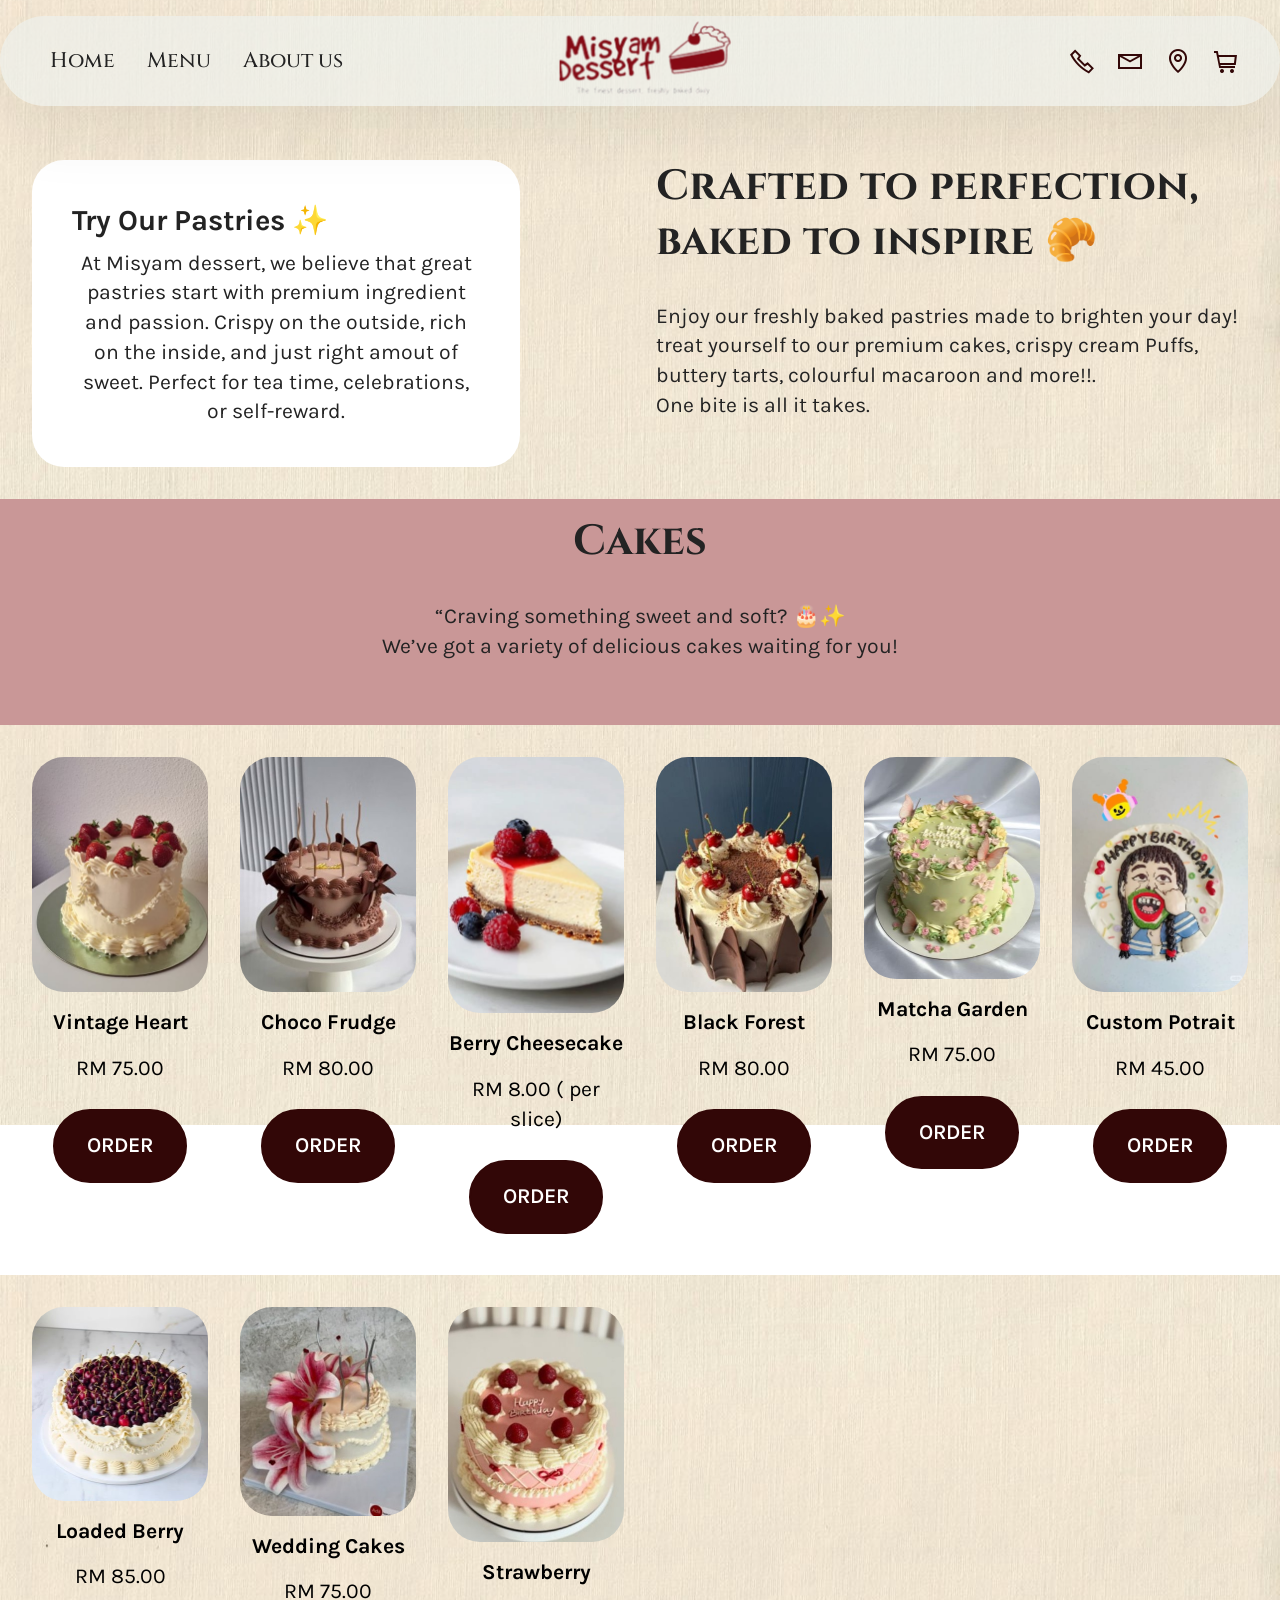
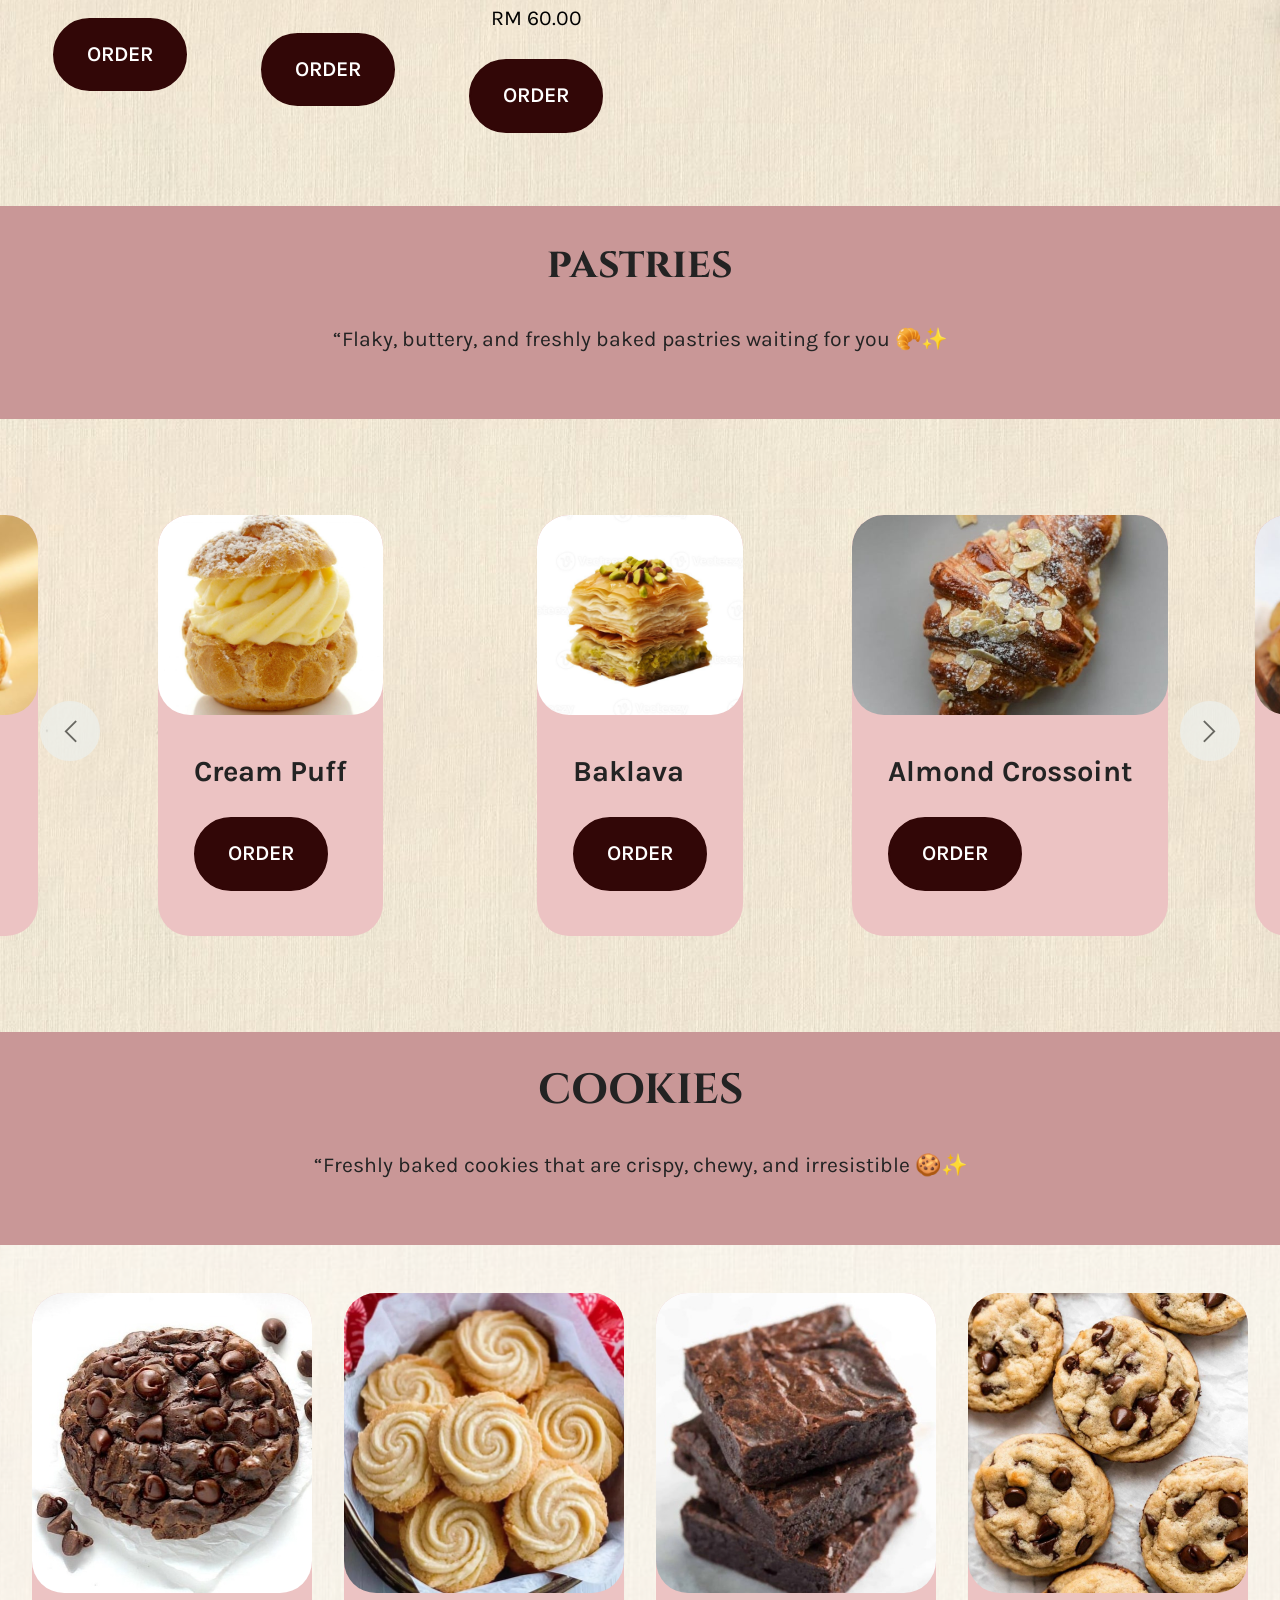
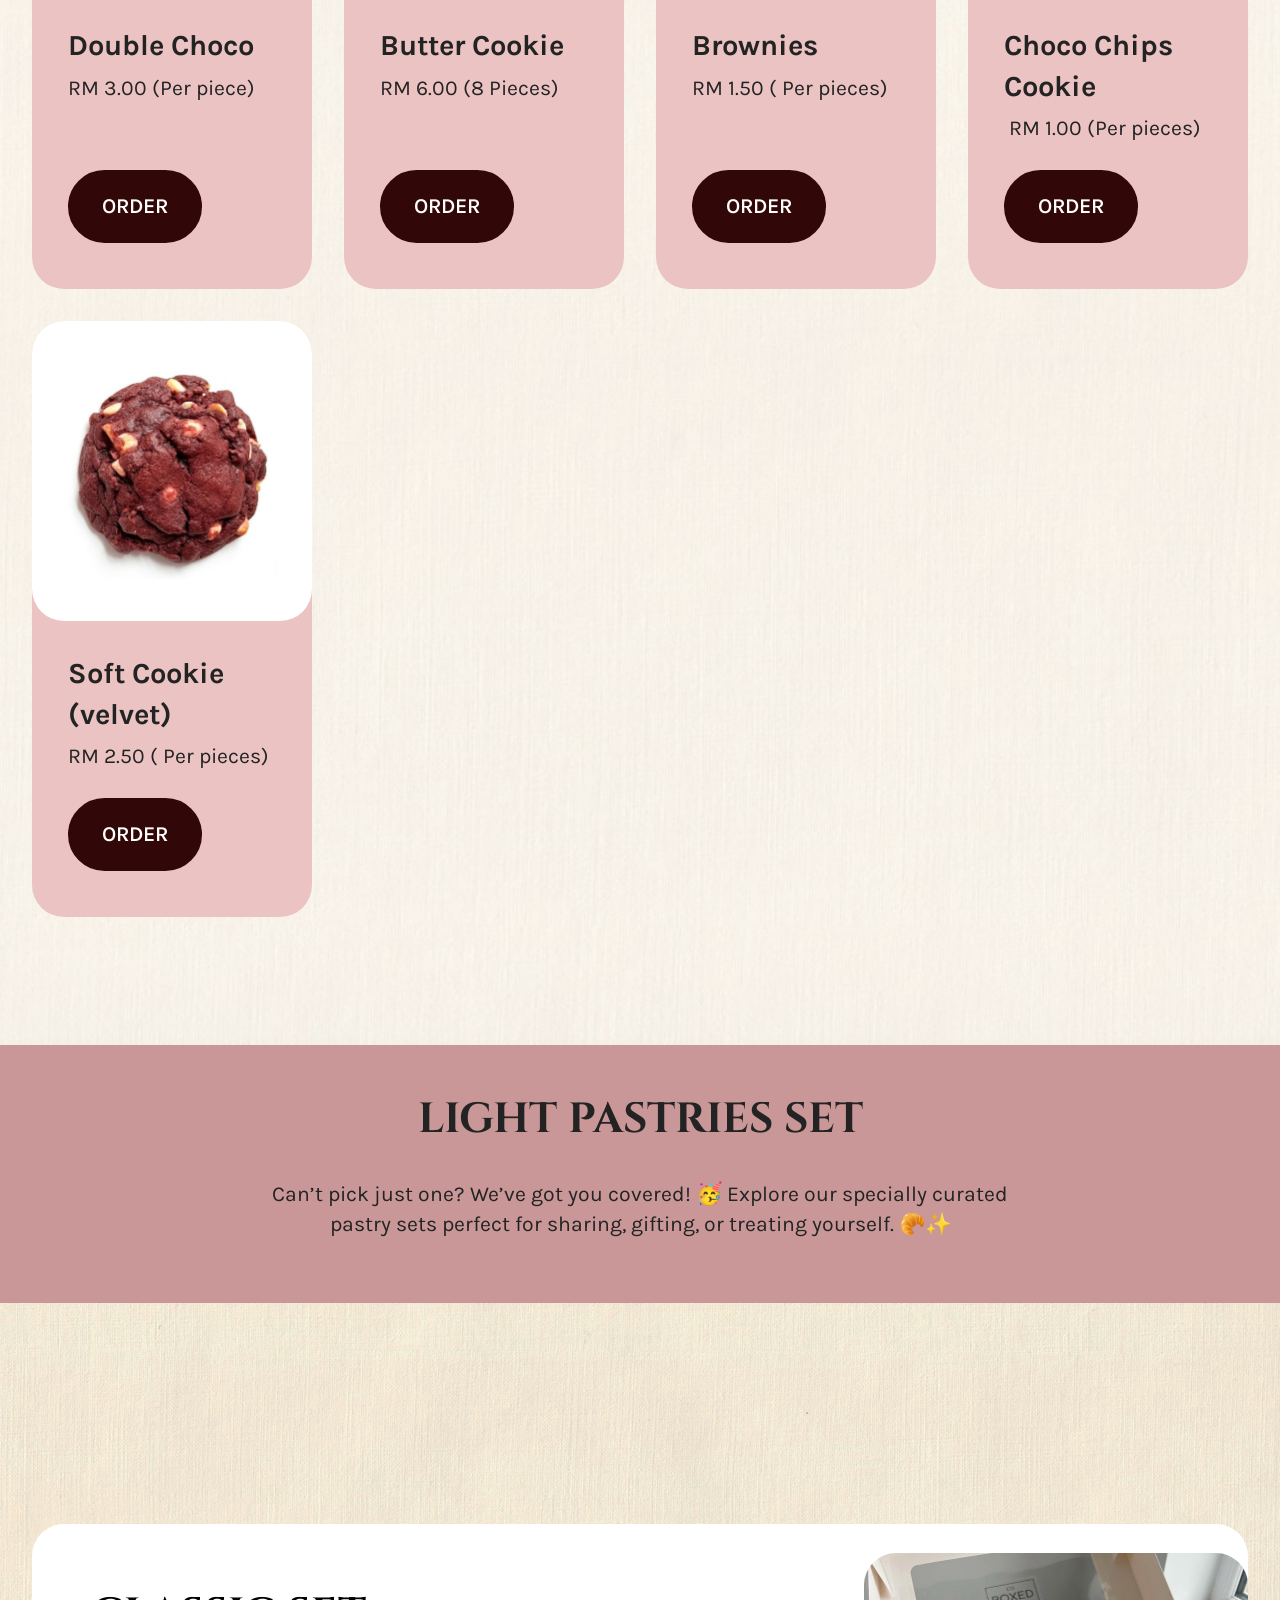
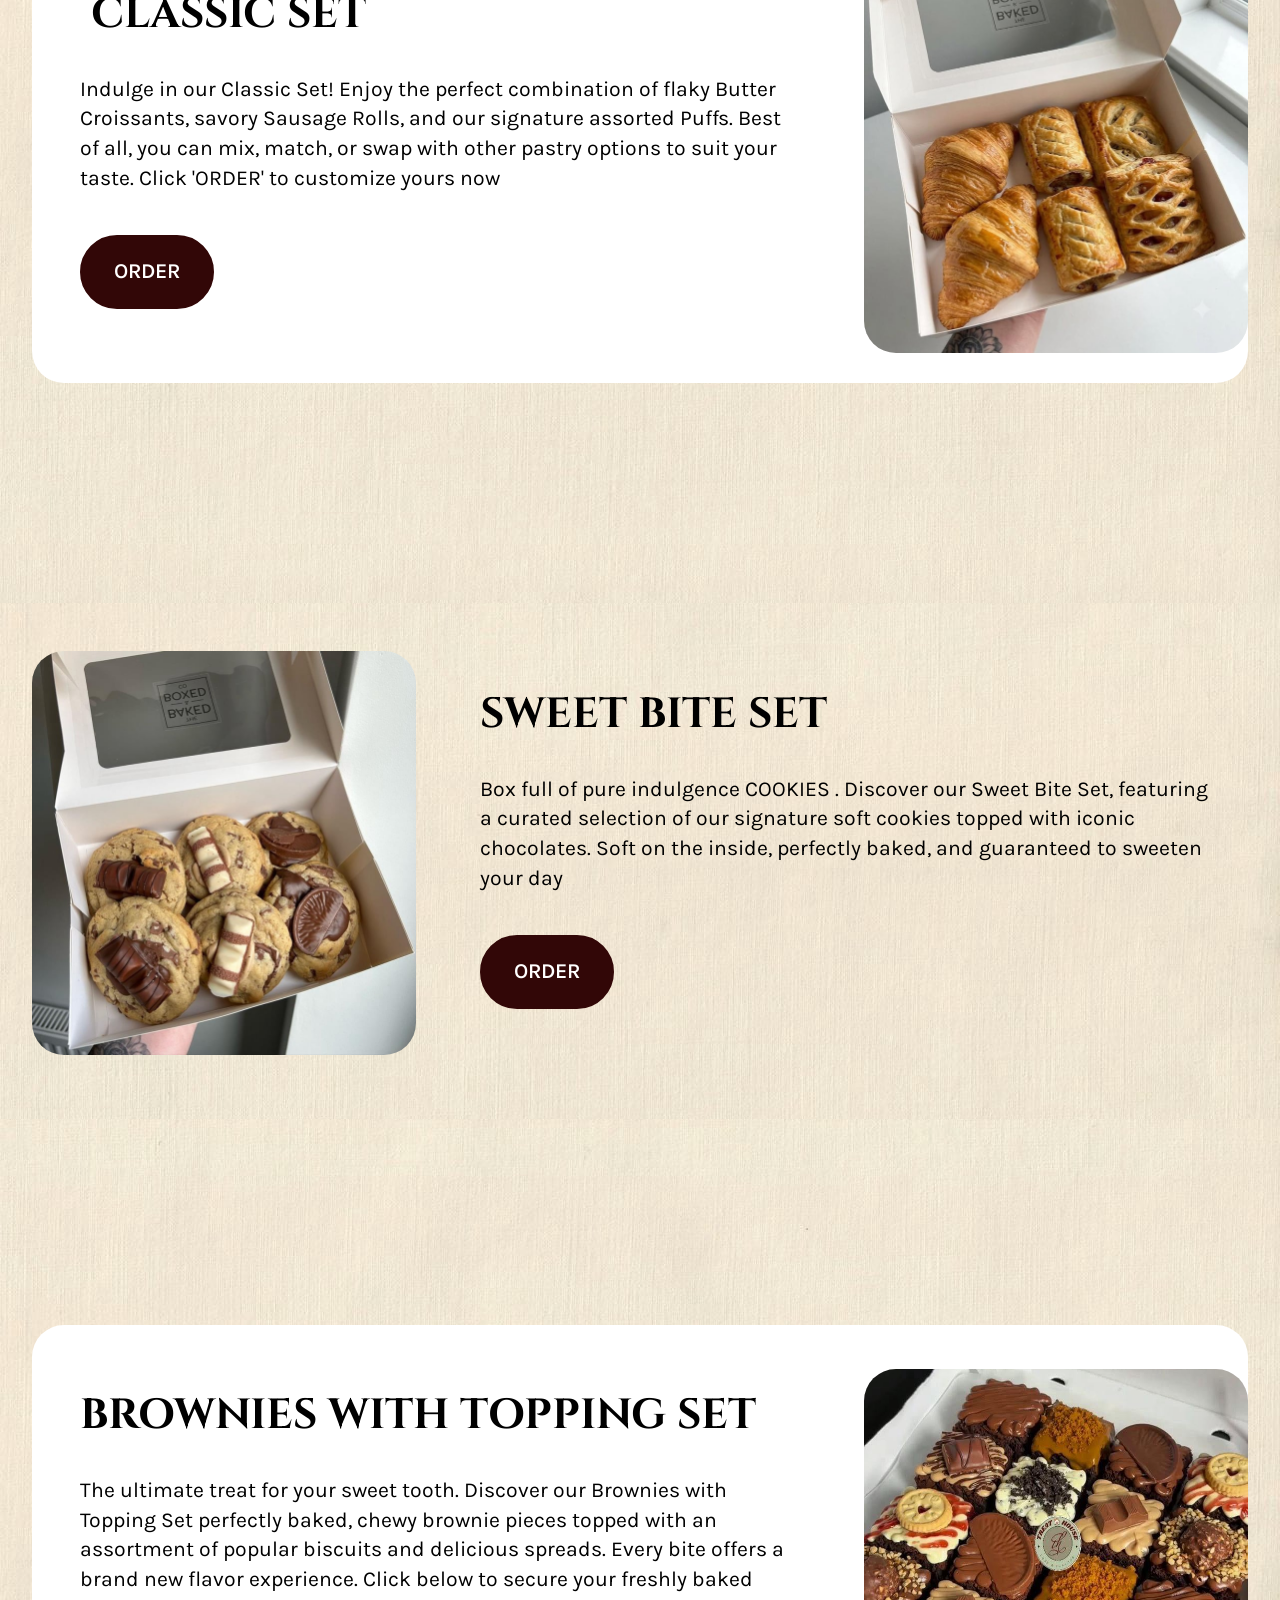
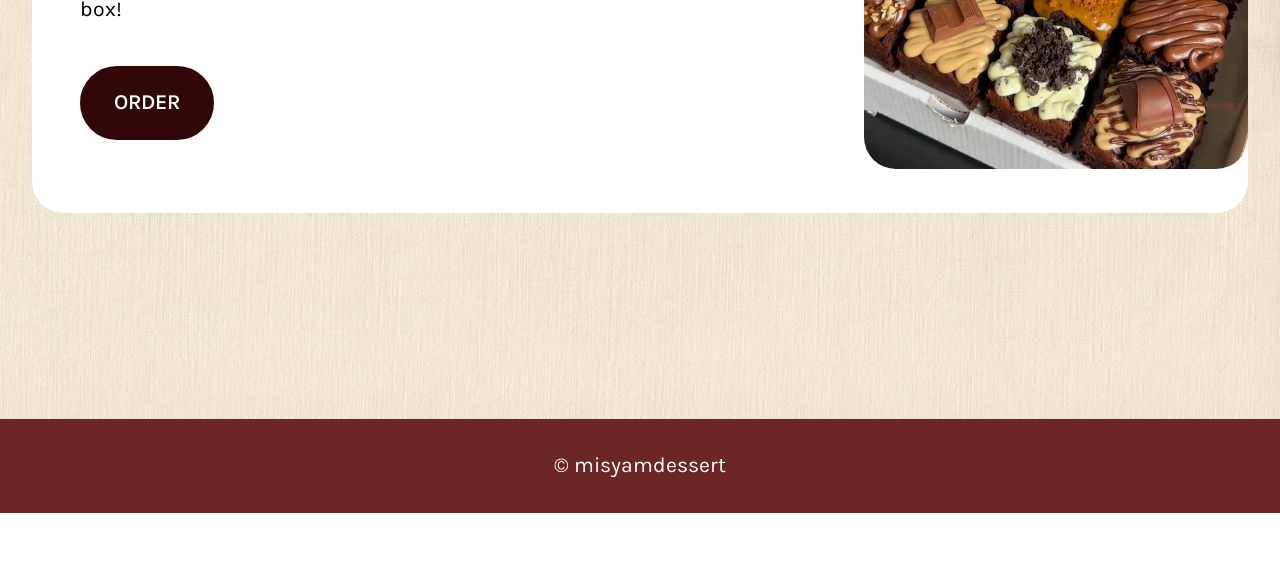
<file: assets/New folder/page2.html>
<!DOCTYPE html>
<html  >
<head>
  <!-- Site made with Mobirise Website Builder v6.1.12, https://mobirise.com -->
  <meta charset="UTF-8">
  <meta http-equiv="X-UA-Compatible" content="IE=edge">
  <meta name="generator" content="Mobirise v6.1.12, mobirise.com">
  <meta name="viewport" content="width=device-width, initial-scale=1, minimum-scale=1">
  <link rel="shortcut icon" href="assets/images/whatsapp20image202026-06-2620at2012.16.3720am201-295x173.png" type="image/x-icon">
  <meta name="description" content="">
  
  
  <title>Menu</title>
  <link rel="stylesheet" href="assets/web/assets/mobirise-icons2/mobirise2.css">
  <link rel="stylesheet" href="assets/bootstrap/css/bootstrap.min.css">
  <link rel="stylesheet" href="assets/parallax/jarallax.css">
  <link rel="stylesheet" href="assets/animatecss/animate.css">
  <link rel="stylesheet" href="assets/dropdown/css/style.css">
  <link rel="stylesheet" href="assets/theme/css/style.css">
  <link rel="preload" href="https://fonts.googleapis.com/css?family=Satisfy:400&display=swap" as="style" onload="this.onload=null;this.rel='stylesheet'">
  <noscript><link rel="stylesheet" href="https://fonts.googleapis.com/css?family=Satisfy:400&display=swap"></noscript>
  <link rel="preload" href="https://fonts.googleapis.com/css?family=Cinzel:400,500,600,700,800,900&display=swap" as="style" onload="this.onload=null;this.rel='stylesheet'">
  <noscript><link rel="stylesheet" href="https://fonts.googleapis.com/css?family=Cinzel:400,500,600,700,800,900&display=swap"></noscript>
  <link rel="preload" href="https://fonts.googleapis.com/css?family=Karla:200,300,400,500,600,700,800,200i,300i,400i,500i,600i,700i,800i&display=swap" as="style" onload="this.onload=null;this.rel='stylesheet'">
  <noscript><link rel="stylesheet" href="https://fonts.googleapis.com/css?family=Karla:200,300,400,500,600,700,800,200i,300i,400i,500i,600i,700i,800i&display=swap"></noscript>
  <link rel="preload" as="style" href="assets/mobirise/css/mbr-additional.css?v=KYCT7K"><link rel="stylesheet" href="assets/mobirise/css/mbr-additional.css?v=KYCT7K" type="text/css">

  
  
  
</head>
<body>
  
  <section data-bs-version="5.1" class="menu menu3 cid-vnC2B9Omwc" once="menu" id="menu03-1v">
	

	<nav class="navbar navbar-dropdown navbar-expand-lg">
		<div class="container">
			<div class="navbar-brand">
				<span class="navbar-logo">
					<a href="https://mobiri.se">
						<img src="assets/images/whatsapp20image202026-06-2620at2012.16.3720am201-295x173.png" alt="logo" style="height: 5rem;">
					</a>
				</span>
				
			</div>
			<button class="navbar-toggler" type="button" data-toggle="collapse" data-bs-toggle="collapse" data-target="#navbarSupportedContent" data-bs-target="#navbarSupportedContent" aria-controls="navbarNavAltMarkup" aria-expanded="false" aria-label="Toggle navigation">
				<div class="hamburger">
					<span></span>
					<span></span>
					<span></span>
					<span></span>
				</div>
			</button>
			<div class="collapse navbar-collapse" id="navbarSupportedContent">
				<ul class="navbar-nav nav-dropdown nav-right" data-app-modern-menu="true"><li class="nav-item">
						<a class="nav-link link text-black text-primary display-4" href="index.html">Home</a>
					</li>
					<li class="nav-item">
						<a class="nav-link link text-black show text-primary display-4" href="page2.html" aria-expanded="false">Menu</a>
					</li>
					<li class="nav-item">
						<a class="nav-link link text-black text-primary display-4" href="page1.html">About us</a>
					</li></ul>
				<div class="icons-menu">
					<a class="iconfont-wrapper" href="page3.html">
						<span class="p-2 mbr-iconfont mobi-mbri-phone mobi-mbri"></span>
					</a>
					<a class="iconfont-wrapper" href="page5.html">
						<span class="p-2 mbr-iconfont mobi-mbri-letter mobi-mbri"></span>
					</a>
					<a class="iconfont-wrapper" href="page4.html">
						<span class="p-2 mbr-iconfont mobi-mbri-map-pin mobi-mbri"></span>
					</a>
					<a class="iconfont-wrapper" href="https://mobiri.se">
						<span class="p-2 mbr-iconfont mobi-mbri-shopping-cart mobi-mbri"></span>
					</a>
				</div>
				
			</div>
		</div>
	</nav>
</section>

<section data-bs-version="5.1" class="header6 cid-vnCPTQiyBP" id="header06-1w">
	

	
	

	<div class="container">
		<div class="row">
			<div class="col-12 col-lg-5">
				<div class="card-wrapper">
					<h3 class="mbr-section-cardtitle mbr-fonts-style mb-2 display-5"><strong>Try Our Pastries ✨</strong></h3>

					<p class="mbr-cardtext mbr-fonts-style mb-0 display-7">At Misyam dessert, we believe that great pastries start with premium ingredient and passion. Crispy on the outside, rich on the inside, and just right amout of sweet. Perfect for tea time, celebrations, or self-reward.</p>
				</div>
			</div>
			<div class="col-12 col-lg-6">
				<h1 class="mbr-section-title mbr-fonts-style mb-4 display-2"><strong>Crafted to perfection,</strong><br><strong>baked to inspire 🥐</strong></h1>
				
				<p class="mbr-text mbr-fonts-style mb-4 display-7">Enjoy our freshly baked pastries made to brighten your day! treat yourself to our premium cakes, crispy cream Puffs, buttery tarts, colourful macaroon and more!!.<br>One bite is all it takes.</p>
				
			</div>
		</div>
	</div>
</section>

<section data-bs-version="5.1" class="header13 cid-vnCYstQSzr" id="header13-25">
  

  
  

  <div class="align-center container">
    <div class="row justify-content-center">
      <div class="col-md-12 mb-5 content-head">
        <h1 class="mbr-section-title mbr-fonts-style display-2"><strong>Cakes</strong><strong><br></strong></h1>
        <p class="mbr-text mbr-fonts-style mt-4 display-7">“Craving something sweet and soft? 🎂✨
<br>We’ve got a variety of delicious cakes waiting for you!</p>
        
      </div>
    </div>

    <div class="row justify-content-center">
      
    </div>
  </div>
</section>

<section data-bs-version="5.1" class="features13 start cid-vnCWA1ib3k mbr-parallax-background" id="features013-22">
    

<div class="container-fluid">
  <div class="row justify-content-center">
    <div class="col-12 content-head">
      
    </div>
  </div>
  <div class="row mbr-section-content">
    <div class="item features-image col-6 col-md-4 col-lg-2">
      <div class="item-wrapper">
        <div class="item-img">
          <img src="assets/images/cake1-353x471.jpg" alt="Mobirise Website Builder" title="" data-slide-to="0" data-bs-slide-to="0">
        </div>
        <div class="item-content align-left mt-3">
          <h5 class="item-title mbr-fonts-style mb-3 display-7"><strong>Vintage Heart</strong></h5>
          
          <p class="item-text mbr-fonts-style mb-3 display-7">RM 75.00</p>
        </div>
        <div class="mbr-section-btn item-footer mt-2"><a href="" class="btn item-btn btn-info display-7">ORDER</a></div>
      </div>
    </div>
    <div class="item features-image col-6 col-md-4 col-lg-2">
      <div class="item-wrapper">
        <div class="item-img">
          <img src="assets/images/cake2-353x471.jpeg" alt="Mobirise Website Builder" title="" data-slide-to="1" data-bs-slide-to="1">
        </div>
        <div class="item-content align-left mt-3">
          <h5 class="item-title mbr-fonts-style mb-3 display-7">
            <strong>Choco Frudge</strong></h5>
          
          <p class="item-text mbr-fonts-style mb-3 display-7">RM 80.00</p>
        </div>
        <div class="mbr-section-btn item-footer mt-2"><a href="" class="btn item-btn btn-info display-7">ORDER</a></div>
      </div>
    </div>
    <div class="item features-image col-6 col-md-4 col-lg-2">
      <div class="item-wrapper">
        <div class="item-img">
          <img src="assets/images/cake3-353x513.jpg" alt="Mobirise Website Builder" title="" data-slide-to="2" data-bs-slide-to="2">
        </div>
        <div class="item-content align-left mt-3">
          <h5 class="item-title mbr-fonts-style mb-3 display-7"><strong>Berry Cheesecake</strong></h5>
          
          <p class="item-text mbr-fonts-style display-7">RM 8.00 ( per slice)</p>
        </div>
        <div class="mbr-section-btn item-footer mt-2"><a href="" class="btn item-btn btn-info display-7">ORDER</a></div>
      </div>
    </div>
    <div class="item features-image col-6 col-md-4 col-lg-2">
      <div class="item-wrapper">
        <div class="item-img">
          <img src="assets/images/cake4-353x471.jpeg" alt="Mobirise Website Builder" title="" data-slide-to="3" data-bs-slide-to="3">
        </div>
        <div class="item-content align-left mt-3">
          <h5 class="item-title mbr-fonts-style mb-3 display-7"><strong>Black Forest</strong></h5>
          
          <p class="item-text mbr-fonts-style display-7">RM 80.00</p>
        </div>
        <div class="mbr-section-btn item-footer mt-2"><a href="" class="btn item-btn btn-info display-7">ORDER</a></div>
      </div>
    </div>
    <div class="item features-image col-6 col-md-4 col-lg-2">
      <div class="item-wrapper">
        <div class="item-img">
          <img src="assets/images/cake5-353x444.jpg" alt="Mobirise Website Builder" title="" data-slide-to="4" data-bs-slide-to="4">
        </div>
        <div class="item-content align-left mt-3">
          <h5 class="item-title mbr-fonts-style mb-3 display-7"><strong>Matcha Garden</strong></h5>
          
          <p class="item-text mbr-fonts-style mb-3 display-7">RM 75.00</p>
        </div>
        <div class="mbr-section-btn item-footer mt-2"><a href="" class="btn item-btn btn-info display-7">ORDER</a></div>
      </div>
    </div>
    <div class="item features-image col-6 col-md-4 col-lg-2">
      <div class="item-wrapper">
        <div class="item-img">
          <img src="assets/images/cake6-353x471.jpg" alt="Mobirise Website Builder" title="" data-slide-to="5" data-bs-slide-to="5">
        </div>
        <div class="item-content align-left mt-3">
          <h5 class="item-title mbr-fonts-style mb-3 display-7"><strong>Custom Potrait</strong></h5>
          
          <p class="item-text mbr-fonts-style mb-3 display-7">RM 45.00</p>
        </div>
        <div class="mbr-section-btn item-footer mt-2"><a href="" class="btn item-btn btn-info display-7">ORDER</a></div>
      </div>
    </div>

  </div>
</div>
</section>

<section data-bs-version="5.1" class="features13 start cid-vnD2InEX88" id="features013-26">
    

<div class="container-fluid">
  <div class="row justify-content-center">
    <div class="col-12 content-head">
      
    </div>
  </div>
  <div class="row mbr-section-content">
    <div class="item features-image col-6 col-md-4 col-lg-2">
      <div class="item-wrapper">
        <div class="item-img">
          <img src="assets/images/cake7-353x388.jpg" alt="Mobirise Website Builder" title="" data-slide-to="0" data-bs-slide-to="0">
        </div>
        <div class="item-content align-left mt-3">
          <h5 class="item-title mbr-fonts-style mb-3 display-7"><strong>Loaded Berry</strong></h5>
          
          <p class="item-text mbr-fonts-style mb-3 display-7">RM 85.00</p>
        </div>
        <div class="mbr-section-btn item-footer mt-2"><a href="" class="btn item-btn btn-info display-7">ORDER</a></div>
      </div>
    </div>
    <div class="item features-image col-6 col-md-4 col-lg-2">
      <div class="item-wrapper">
        <div class="item-img">
          <img src="assets/images/cake8-353x471.jpeg" alt="Mobirise Website Builder" title="" data-slide-to="1" data-bs-slide-to="1">
        </div>
        <div class="item-content align-left mt-3">
          <h5 class="item-title mbr-fonts-style mb-3 display-7"><strong>Wedding Cakes</strong></h5>
          
          <p class="item-text mbr-fonts-style mb-3 display-7">RM 75.00</p>
        </div>
        <div class="mbr-section-btn item-footer mt-2"><a href="" class="btn item-btn btn-info display-7">ORDER</a></div>
      </div>
    </div>
    <div class="item features-image col-6 col-md-4 col-lg-2">
      <div class="item-wrapper">
        <div class="item-img">
          <img src="assets/images/cake9-353x471.jpeg" alt="Mobirise Website Builder" title="" data-slide-to="2" data-bs-slide-to="2">
        </div>
        <div class="item-content align-left mt-3">
          <h5 class="item-title mbr-fonts-style mb-3 display-7"><strong>Strawberry</strong></h5>
          
          <p class="item-text mbr-fonts-style display-7">RM 60.00</p>
        </div>
        <div class="mbr-section-btn item-footer mt-2"><a href="" class="btn item-btn btn-info display-7">ORDER</a></div>
      </div>
    </div>
    
    
    

  </div>
</div>
</section>

<section data-bs-version="5.1" class="header13 cid-vnDfGwnYRx" id="header13-2f">
  

  
  

  <div class="align-center container">
    <div class="row justify-content-center">
      <div class="col-md-12 mb-5 content-head">
        <h1 class="mbr-section-title mbr-fonts-style display-2"><strong>pastries</strong></h1>
        <p class="mbr-text mbr-fonts-style mt-4 display-7">
          “Flaky, buttery, and freshly baked pastries waiting for you 🥐✨
        </p>
        
      </div>
    </div>

    <div class="row justify-content-center">
      
    </div>
  </div>
</section>

<section data-bs-version="5.1" class="features017 mbr-embla cid-vnDfSZIlEJ" id="features017-2g">
	
	
	<div class="position-relative">
		<div class="container-fluid">
			<div class="row justify-content-center">
				<div class="col-12 content-head">
					
				</div>
			</div>
		</div>

		<div class="embla" data-skip-snaps="true" data-align="center" data-contain-scroll="trimSnaps" data-loop="true" data-auto-play="true" data-auto-play-interval="3" data-draggable="true">
			<div class="embla__viewport container-fluid">
				<div class="embla__container">
					<div class="embla__slide slider-image item active" style="margin-left: 0rem; margin-right: 0rem;">
						<div class="slide-content">
							<div class="item-img">
								<div class="item-wrapper">
									<img src="assets/images/pastry5-980x980.jpg" alt="Mobirise Website Builder" title="" data-slide-to="5" data-bs-slide-to="5">
								</div>
							</div>
							<div class="item-content">
								<h1 class="item-title mbr-fonts-style display-5"><strong>Baklava</strong></h1>
								
								<p class="mbr-text mbr-fonts-style mt-3 display-7"></p>
							</div>
							<div class="mbr-section-btn item-footer mt-2"><a href="" class="btn item-btn btn-info display-7" target="_blank">ORDER</a></div>
						</div>
					</div><div class="embla__slide slider-image item" style="margin-left: 0rem; margin-right: 0rem;">
						<div class="slide-content">
							<div class="item-img">
								<div class="item-wrapper">
									<img src="assets/images/pastry1-600x897.jpg" alt="Mobirise Website Builder" title="" data-slide-to="0" data-bs-slide-to="0">
								</div>
							</div>
							<div class="item-content">
								<h1 class="item-title mbr-fonts-style display-5">
									<strong>Almond Crossoint</strong></h1>
								
								<p class="mbr-text mbr-fonts-style mt-3 display-7"></p>
							</div>

							<div class="mbr-section-btn item-footer mt-2"><a href="" class="btn item-btn btn-info display-7" target="_blank">ORDER</a></div>
						</div>
					</div>
					<div class="embla__slide slider-image item" style="margin-left: 0rem; margin-right: 0rem;">
						<div class="slide-content">
							<div class="item-img">
								<div class="item-wrapper">
									<img src="assets/images/pastry2-600x899.jpg" alt="Mobirise Website Builder" title="" data-slide-to="1" data-bs-slide-to="1">
								</div>
							</div>
							<div class="item-content">
								<h1 class="item-title mbr-fonts-style display-5"><strong>Sausage Roll</strong></h1>
								
								<p class="mbr-text mbr-fonts-style mt-3 display-7"></p>
							</div>
							<div class="mbr-section-btn item-footer mt-2"><a href="" class="btn item-btn btn-info display-7" target="_blank">ORDER</a></div>
						</div>
					</div>
					<div class="embla__slide slider-image item" style="margin-left: 0rem; margin-right: 0rem;">
						<div class="slide-content">
							<div class="item-img">
								<div class="item-wrapper">
									<img src="assets/images/pastry3-600x750.jpg" alt="Mobirise Website Builder" title="" data-slide-to="2" data-bs-slide-to="2">
								</div>
							</div>
							<div class="item-content">
								<h1 class="item-title mbr-fonts-style display-5">
									<strong>Cinnamon Roll</strong></h1>
								
								<p class="mbr-text mbr-fonts-style mt-3 display-7"></p>
							</div>
							<div class="mbr-section-btn item-footer mt-2"><a href="" class="btn item-btn btn-info display-7" target="_blank">ORDER</a></div>
						</div>
					</div>
					<div class="embla__slide slider-image item" style="margin-left: 0rem; margin-right: 0rem;">
						<div class="slide-content">
							<div class="item-img">
								<div class="item-wrapper">
									<img src="assets/images/pastry4-1199x1130.jpg" alt="Mobirise Website Builder" title="" data-slide-to="3" data-bs-slide-to="3">
								</div>
							</div>
							<div class="item-content">
								<h1 class="item-title mbr-fonts-style display-5"><strong>Cream Puff</strong></h1>
								
								<p class="mbr-text mbr-fonts-style mt-3 display-7"></p>
							</div>
							<div class="mbr-section-btn item-footer mt-2"><a href="" class="btn item-btn btn-info display-7" target="_blank">ORDER</a></div>
						</div>
					</div>
					
					
					
					
				</div>
			</div>
			<button class="embla__button embla__button--prev">
				<span class="mobi-mbri mobi-mbri-arrow-prev mbr-iconfont" aria-hidden="true"></span>
				<span class="sr-only visually-hidden visually-hidden visually-hidden">Previous</span>
			</button>
			<button class="embla__button embla__button--next">
				<span class="mobi-mbri mobi-mbri-arrow-next mbr-iconfont" aria-hidden="true"></span>
				<span class="sr-only visually-hidden visually-hidden visually-hidden">Next</span>
			</button>
		</div>
	</div>
</section>

<section data-bs-version="5.1" class="header13 cid-vnDvAiQAAQ" id="header13-2h">
  

  
  

  <div class="align-center container">
    <div class="row justify-content-center">
      <div class="col-md-12 mb-5 content-head">
        <h1 class="mbr-section-title mbr-fonts-style display-2"><strong>COOKIES</strong></h1>
        <p class="mbr-text mbr-fonts-style mt-4 display-7">
          “Freshly baked cookies that are crispy, chewy, and irresistible 🍪✨
        </p>
        
      </div>
    </div>

    <div class="row justify-content-center">
      
    </div>
  </div>
</section>

<section data-bs-version="5.1" class="features4 start cid-vnDwPThanA" id="features04-2l">
	
	<div class="mbr-overlay"></div>
	<div class="container">
		<div class="row justify-content-center">
			<div class="col-12 content-head">
				
			</div>
		</div>
		<div class="row">
			<div class="item features-image col-12 col-md-6 col-lg-3">
				<div class="item-wrapper">
					<div class="item-img">
						<img src="assets/images/cookie4-561x842.jpeg" alt="Mobirise Website Builder" data-slide-to="0" data-bs-slide-to="0">
					</div>
					<div class="item-content">
						<h5 class="item-title mbr-fonts-style display-5"><strong>Double Choco</strong></h5>
						<p class="mbr-text mbr-fonts-style display-7">RM 3.00 (Per piece)</p>
						<div class="mbr-section-btn item-footer"><a href="" class="btn item-btn btn-info display-7">ORDER</a></div>
					</div>

				</div>
			</div>
			<div class="item features-image col-12 col-md-6 col-lg-3">
				<div class="item-wrapper">
					<div class="item-img">
						<img src="assets/images/cookie3-561x841.jpg" alt="Mobirise Website Builder" data-slide-to="1" data-bs-slide-to="1">
					</div>
					<div class="item-content">
						<h5 class="item-title mbr-fonts-style display-5">
							<strong>Butter Cookie</strong></h5>
						<p class="mbr-text mbr-fonts-style display-7">RM 6.00 (8 Pieces)</p>
						<div class="mbr-section-btn item-footer"><a href="" class="btn item-btn btn-info display-7">ORDER</a></div>
					</div>
				</div>
			</div>
			<div class="item features-image col-12 col-md-6 col-lg-3">
				<div class="item-wrapper">
					<div class="item-img">
						<img src="assets/images/cookie2-561x841.jpeg" alt="Mobirise Website Builder" data-slide-to="2" data-bs-slide-to="2">
					</div>
					<div class="item-content">
						<h5 class="item-title mbr-fonts-style display-5">
							<strong>Brownies</strong></h5>
						<p class="mbr-text mbr-fonts-style display-7">RM 1.50 ( Per pieces)</p>
						<div class="mbr-section-btn item-footer"><a href="" class="btn item-btn btn-info display-7">ORDER</a></div>
					</div>
				</div>
			</div><div class="item features-image col-12 col-md-6 col-lg-3">
				<div class="item-wrapper">
					<div class="item-img">
						<img src="assets/images/cookie1-854x1280.jpg" alt="Mobirise Website Builder" data-slide-to="3" data-bs-slide-to="3">
					</div>
					<div class="item-content">
						<h5 class="item-title mbr-fonts-style display-5">
							<strong>Choco Chips Cookie</strong></h5>
						<p class="mbr-text mbr-fonts-style display-7">&nbsp;RM 1.00 (Per pieces)<br>
						</p>
						<div class="mbr-section-btn item-footer"><a href="" class="btn item-btn btn-info display-7">ORDER</a></div>
					</div>
				</div>
			</div><div class="item features-image col-12 col-md-6 col-lg-3">
				<div class="item-wrapper">
					<div class="item-img">
						<img src="assets/images/cookie5-561x701.jpg" alt="Mobirise Website Builder" data-slide-to="4" data-bs-slide-to="4">
					</div>
					<div class="item-content">
						<h5 class="item-title mbr-fonts-style display-5"><strong>Soft Cookie</strong><br><strong>(velvet)</strong></h5>
						<p class="mbr-text mbr-fonts-style display-7">RM 2.50 ( Per pieces)</p>
						<div class="mbr-section-btn item-footer"><a href="" class="btn item-btn btn-info display-7">ORDER</a></div>
					</div>
				</div>
			</div>
		</div>
	</div>
</section>

<section data-bs-version="5.1" class="header13 cid-vnDJbYMRU3" id="header13-2m">
  

  
  

  <div class="align-center container">
    <div class="row justify-content-center">
      <div class="col-md-12 mb-5 content-head">
        <h1 class="mbr-section-title mbr-fonts-style display-2"><strong>LIGHT PASTRIES SET</strong></h1>
        <p class="mbr-text mbr-fonts-style mt-4 display-7">
          Can’t pick just one? We’ve got you covered! 🥳 Explore our specially curated pastry sets perfect for sharing, gifting, or treating yourself. 🥐✨
        </p>
        
      </div>
    </div>

    <div class="row justify-content-center">
      
    </div>
  </div>
</section>

<section data-bs-version="5.1" class="start article05 cid-vnDQN8h94M mbr-fullscreen" id="article05-2q">
  

  
  

  <div class="container">
    <div class="row justify-content-center align-items-center">
      <div class="col-12">
        <div class="card-wrapper">
          <div class="row">
            <div class="col-12 col-md-12 col-lg-4 image-wrapper">
              <img class="w-100" src="assets/images/set1-770x809.jpg" alt="Mobirise Website Builder">
            </div>
            <div class="col-12 col-lg col-md-12">
              <div class="text-wrapper align-left">
                <h1 class="mbr-section-title mbr-fonts-style mb-4 display-2"><strong>&nbsp;CLASSIC SET</strong></h1>
                <p class="mbr-text mbr-fonts-style mb-4 display-7">
                  Indulge in our Classic Set! Enjoy the perfect combination of flaky Butter Croissants, savory Sausage Rolls, and our signature assorted Puffs. Best of all, you can mix, match, or swap with other pastry options to suit your taste. Click 'ORDER' to customize yours now<br>
                </p>
                <div class="mbr-section-btn mt-3"><a class="btn btn-lg btn-info display-7" href="https://mobiri.se">ORDER</a></div>
              </div>
            </div>
          </div>
        </div>
      </div>
    </div>
  </div>
</section>

<section data-bs-version="5.1" class="start article2 cid-vnDSxsQADq" id="article02-2s">
	

	
	

	<div class="container">
		<div class="row justify-content-center">
			<div class="col-12 col-md-12 col-lg-4 image-wrapper">
				<img class="w-100" src="assets/images/set2-770x810.jpg" alt="Mobirise Website Builder">
			</div>
			<div class="col-12 col-md-12 col-lg">
				<div class="text-wrapper align-left">
					<h1 class="mbr-section-title mbr-fonts-style mb-4 display-2"><strong>SWEET BITE SET</strong></h1>
					<p class="mbr-text align-left mbr-fonts-style mb-4 display-7">Box full of pure indulgence COOKIES . Discover our Sweet Bite Set, featuring a curated selection of our signature soft cookies topped with iconic chocolates. Soft on the inside, perfectly baked, and guaranteed to sweeten your day
					</p>
					<div class="mbr-section-btn align-left mt-3"><a class="btn btn-info display-7" href="https://mobiri.se">ORDER</a></div>
				</div>
			</div>
		</div>
	</div>
</section>

<section data-bs-version="5.1" class="start article05 cid-vnDTnqNgfx mbr-fullscreen" id="article05-2u">
  

  
  

  <div class="container">
    <div class="row justify-content-center align-items-center">
      <div class="col-12">
        <div class="card-wrapper">
          <div class="row">
            <div class="col-12 col-md-12 col-lg-4 image-wrapper">
              <img class="w-100" src="assets/images/set3-735x860.jpg" alt="Mobirise Website Builder">
            </div>
            <div class="col-12 col-lg col-md-12">
              <div class="text-wrapper align-left">
                <h1 class="mbr-section-title mbr-fonts-style mb-4 display-2"><strong>BROWNIES WITH TOPPING SET</strong></h1>
                <p class="mbr-text mbr-fonts-style mb-4 display-7">
                  The ultimate treat for your sweet tooth. Discover our Brownies with Topping Set perfectly baked, chewy brownie pieces topped with an assortment of popular biscuits and delicious spreads. Every bite offers a brand new flavor experience. Click below to secure your freshly baked box!<br>
                </p>
                <div class="mbr-section-btn mt-3"><a class="btn btn-lg btn-info display-7" href="https://mobiri.se">ORDER</a></div>
              </div>
            </div>
          </div>
        </div>
      </div>
    </div>
  </div>
</section>

<section data-bs-version="5.1" class="footer4 cid-vnHR64FALP" once="footers" id="footer04-3b">

    

    

    <div class="container">
        <div class="media-container-row align-center mbr-white">
            <div class="col-12">
                <p class="mbr-text mb-0 mbr-fonts-style display-7">
                    © misyamdessert</p>
            </div>
        </div>
    </div>
</section><section class="display-7" style="padding: 0;align-items: center;justify-content: center;flex-wrap: wrap;    align-content: center;display: flex;position: relative;height: 4rem;"><a href="https://mobiri.se/4888048" style="flex: 1 1;height: 4rem;position: absolute;width: 100%;z-index: 1;"><img alt="" style="height: 4rem;" src="[data-uri]"></a><p style="margin: 0;text-align: center;" class="display-7">&#8204;</p><a style="z-index:1" href="https://mobirise.com"> Website Software</a></section><script src="assets/bootstrap/js/bootstrap.bundle.min.js"></script>  <script src="assets/parallax/jarallax.js"></script>  <script src="assets/smoothscroll/smooth-scroll.js"></script>  <script src="assets/ytplayer/index.js"></script>  <script src="assets/dropdown/js/navbar-dropdown.js"></script>  <script src="assets/embla/embla.min.js"></script>  <script src="assets/embla/script.js"></script>  <script src="assets/theme/js/script.js"></script>  
  
  
 <div id="scrollToTop" class="scrollToTop mbr-arrow-up"><a style="text-align: center;"><i class="mbr-arrow-up-icon mbr-arrow-up-icon-cm cm-icon cm-icon-smallarrow-up"></i></a></div>
    <input name="animation" type="hidden">
  </body>
</html>
</file>
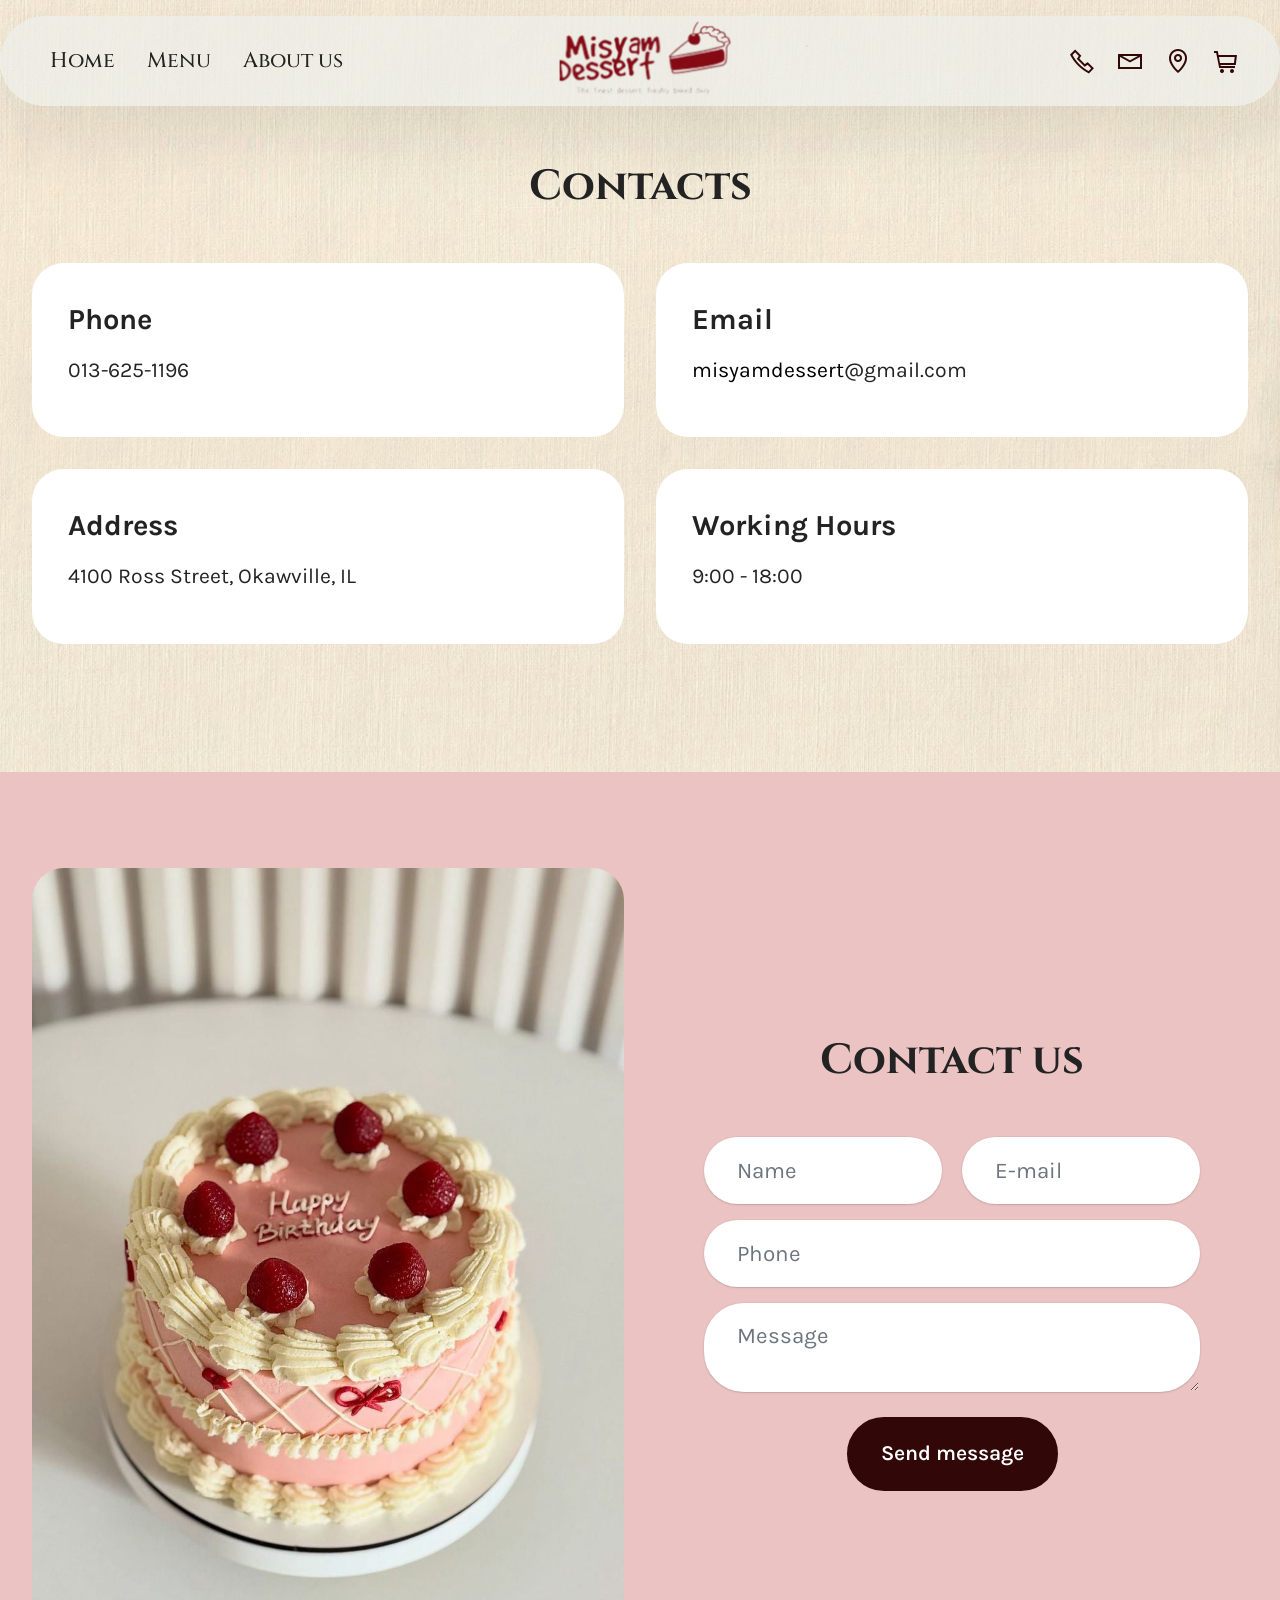
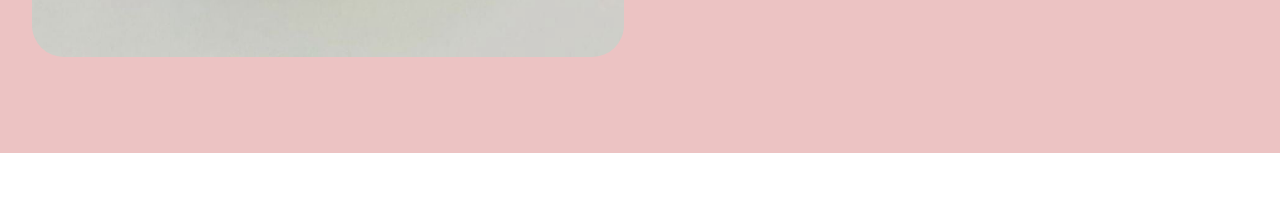
<file: assets/New folder/page3.html>
<!DOCTYPE html>
<html  >
<head>
  <!-- Site made with Mobirise Website Builder v6.1.12, https://mobirise.com -->
  <meta charset="UTF-8">
  <meta http-equiv="X-UA-Compatible" content="IE=edge">
  <meta name="generator" content="Mobirise v6.1.12, mobirise.com">
  <meta name="viewport" content="width=device-width, initial-scale=1, minimum-scale=1">
  <link rel="shortcut icon" href="assets/images/whatsapp20image202026-06-2620at2012.16.3720am201-295x173.png" type="image/x-icon">
  <meta name="description" content="">
  
  
  <title>Contact</title>
  <link rel="stylesheet" href="assets/web/assets/mobirise-icons2/mobirise2.css">
  <link rel="stylesheet" href="assets/bootstrap/css/bootstrap.min.css">
  <link rel="stylesheet" href="assets/animatecss/animate.css">
  <link rel="stylesheet" href="assets/dropdown/css/style.css">
  <link rel="stylesheet" href="assets/theme/css/style.css">
  <link rel="preload" href="https://fonts.googleapis.com/css?family=Satisfy:400&display=swap" as="style" onload="this.onload=null;this.rel='stylesheet'">
  <noscript><link rel="stylesheet" href="https://fonts.googleapis.com/css?family=Satisfy:400&display=swap"></noscript>
  <link rel="preload" href="https://fonts.googleapis.com/css?family=Cinzel:400,500,600,700,800,900&display=swap" as="style" onload="this.onload=null;this.rel='stylesheet'">
  <noscript><link rel="stylesheet" href="https://fonts.googleapis.com/css?family=Cinzel:400,500,600,700,800,900&display=swap"></noscript>
  <link rel="preload" href="https://fonts.googleapis.com/css?family=Karla:200,300,400,500,600,700,800,200i,300i,400i,500i,600i,700i,800i&display=swap" as="style" onload="this.onload=null;this.rel='stylesheet'">
  <noscript><link rel="stylesheet" href="https://fonts.googleapis.com/css?family=Karla:200,300,400,500,600,700,800,200i,300i,400i,500i,600i,700i,800i&display=swap"></noscript>
  <link rel="preload" as="style" href="assets/mobirise/css/mbr-additional.css?v=9VnwgG"><link rel="stylesheet" href="assets/mobirise/css/mbr-additional.css?v=9VnwgG" type="text/css">

  
  
  
</head>
<body>
  
  <section data-bs-version="5.1" class="menu menu3 cid-vnHQsfwFBZ" once="menu" id="menu03-3a">
	

	<nav class="navbar navbar-dropdown navbar-expand-lg">
		<div class="container">
			<div class="navbar-brand">
				<span class="navbar-logo">
					<a href="https://mobiri.se">
						<img src="assets/images/whatsapp20image202026-06-2620at2012.16.3720am201-295x173.png" alt="logo" style="height: 5rem;">
					</a>
				</span>
				
			</div>
			<button class="navbar-toggler" type="button" data-toggle="collapse" data-bs-toggle="collapse" data-target="#navbarSupportedContent" data-bs-target="#navbarSupportedContent" aria-controls="navbarNavAltMarkup" aria-expanded="false" aria-label="Toggle navigation">
				<div class="hamburger">
					<span></span>
					<span></span>
					<span></span>
					<span></span>
				</div>
			</button>
			<div class="collapse navbar-collapse" id="navbarSupportedContent">
				<ul class="navbar-nav nav-dropdown nav-right" data-app-modern-menu="true"><li class="nav-item">
						<a class="nav-link link text-black text-primary display-4" href="index.html">Home</a>
					</li>
					<li class="nav-item">
						<a class="nav-link link text-black show text-primary display-4" href="page2.html" aria-expanded="false">Menu</a>
					</li>
					<li class="nav-item">
						<a class="nav-link link text-black text-primary display-4" href="page1.html">About us</a>
					</li></ul>
				<div class="icons-menu">
					<a class="iconfont-wrapper" href="page3.html">
						<span class="p-2 mbr-iconfont mobi-mbri-phone mobi-mbri"></span>
					</a>
					<a class="iconfont-wrapper" href="page5.html">
						<span class="p-2 mbr-iconfont mobi-mbri-letter mobi-mbri"></span>
					</a>
					<a class="iconfont-wrapper" href="page4.html">
						<span class="p-2 mbr-iconfont mobi-mbri-map-pin mobi-mbri"></span>
					</a>
					<a class="iconfont-wrapper" href="https://mobiri.se">
						<span class="p-2 mbr-iconfont mobi-mbri-shopping-cart mobi-mbri"></span>
					</a>
				</div>
				
			</div>
		</div>
	</nav>
</section>

<section data-bs-version="5.1" class="contacts01 cid-vnEkVGrAdx" id="contacts01-33">
    

    
    
    <div class="container">
        <div class="row justify-content-center">
            <div class="col-12 content-head">
                <div class="mbr-section-head mb-5">
                    <h3 class="mbr-section-title mbr-fonts-style align-center mb-0 display-2">
                        <strong>Contacts</strong>
                    </h3>
                    
                </div>
            </div>
        </div>
        <div class="row">
            <div class="item features-without-image col-12 col-md-6 active">
                <div class="item-wrapper">
                    <div class="text-wrapper">
                        <h6 class="card-title mbr-fonts-style mb-3 display-5">
                            <strong>Phone</strong>
                        </h6>
                        <p class="mbr-text mbr-fonts-style display-7">013-625-1196</p>
                    </div>
                </div>
            </div>
            <div class="item features-without-image col-12 col-md-6">
                <div class="item-wrapper">
                    <div class="text-wrapper">
                        <h6 class="card-title mbr-fonts-style mb-3 display-5">
                            <strong>Email</strong>
                        </h6>
                        <p class="mbr-text mbr-fonts-style display-7"><a href="mailto:misyamdessert@gmail.com?subject=misyamdessert%40gmail.com" class="text-primary">misyamdessert</a>@gmail.com</p>
                    </div>
                </div>
            </div>
            <div class="item features-without-image col-12 col-md-6">
                <div class="item-wrapper">
                    <div class="text-wrapper">
                        <h6 class="card-title mbr-fonts-style mb-3 display-5">
                            <strong>Address</strong>
                        </h6>
                        <p class="mbr-text mbr-fonts-style display-7">
                            4100 Ross Street, Okawville, IL
                        </p>
                    </div>
                </div>
            </div>
            <div class="item features-without-image col-12 col-md-6">
                <div class="item-wrapper">
                    <div class="text-wrapper">
                        <h6 class="card-title mbr-fonts-style mb-3 display-5">
                            <strong>Working Hours</strong>
                        </h6>
                        <p class="mbr-text mbr-fonts-style display-7">
                            9:00 - 18:00
                        </p>
                    </div>
                </div>
            </div>
        </div>
    </div>
</section>

<section data-bs-version="5.1" class="form03 cid-vnEl5yyI7R" id="form03-34">
    

    

    <div class="container">
        <div class="row justify-content-center align-items-center main-row">
            <div class="col-12 col-lg item-wrapper">
                <div class="mbr-section-head mb-5">
                    <h3 class="mbr-section-title mbr-fonts-style align-center mb-0 display-2">
                        <strong>Contact us</strong>
                    </h3>
                    
                </div>
                <div class="col-lg-12 mx-auto mbr-form" data-form-type="formoid">
                    <form action="https://mobirise.eu/" method="POST" class="mbr-form form-with-styler" data-form-title="Form Name"><input type="hidden" name="email" data-form-email="true" value="DYAqWteAiOnE3WAifsjwAG/GzO3V1B2bTiG5j/aaELNq9rZzcSKymWYPc10eG5QxiSWYsyCnEv9JzbTYnN9vstcLZK9TmnPzbw8Y7q/uqUwwgjsSJVphkxl4ZzWou3O4">
                        <div class="row">
                            <div hidden="hidden" data-form-alert="" class="alert alert-success col-12">Thanks for filling out the form!</div>
                            <div hidden="hidden" data-form-alert-danger="" class="alert alert-danger col-12">
                                Oops...! some problem!
                            </div>
                        </div>
                        <div class="dragArea row">
                            <div class="col-md col-sm-12 form-group mb-3 mb-3" data-for="name">
                                <input type="text" name="name" placeholder="Name" data-form-field="name" class="form-control" value="" id="name-form03-34">
                            </div>
                            <div class="col-md col-sm-12 form-group mb-3 mb-3" data-for="email">
                                <input type="email" name="email" placeholder="E-mail" data-form-field="email" class="form-control" value="" id="email-form03-34">
                            </div>
                            <div class="col-12 form-group mb-3 mb-3" data-for="phone">
                                <input type="tel" name="phone" placeholder="Phone" data-form-field="phone" class="form-control" value="" id="phone-form03-34">
                            </div>
                            <div class="col-12 form-group mb-3 mb-3" data-for="textarea">
                                <textarea name="textarea" placeholder="Message" data-form-field="textarea" class="form-control" id="textarea-form03-34"></textarea>
                            </div>
                            <div class="col-auto align-center mbr-section-btn"><button type="submit" class="w-100 btn btn-info display-7">Send message</button></div>
                        </div>
                    </form>
                </div>


            </div>
            <div class="col-12 col-lg-6">
                <div class="image-wrapper">
                    <img class="w-100" src="assets/images/cake9-960x1280.jpg" alt="Mobirise Website Builder">
                </div>
            </div>

        </div>
    </div>
</section><section class="display-7" style="padding: 0;align-items: center;justify-content: center;flex-wrap: wrap;    align-content: center;display: flex;position: relative;height: 4rem;"><a href="https://mobiri.se/4888048" style="flex: 1 1;height: 4rem;position: absolute;width: 100%;z-index: 1;"><img alt="" style="height: 4rem;" src="[data-uri]"></a><p style="margin: 0;text-align: center;" class="display-7">&#8204;</p><a style="z-index:1" href="https://mobirise.com/builder/ai-website-maker.html">AI Website Maker</a></section><script src="assets/bootstrap/js/bootstrap.bundle.min.js"></script>  <script src="assets/smoothscroll/smooth-scroll.js"></script>  <script src="assets/ytplayer/index.js"></script>  <script src="assets/dropdown/js/navbar-dropdown.js"></script>  <script src="assets/theme/js/script.js"></script>  <script src="assets/formoid/formoid.min.js"></script>  
  
  
 <div id="scrollToTop" class="scrollToTop mbr-arrow-up"><a style="text-align: center;"><i class="mbr-arrow-up-icon mbr-arrow-up-icon-cm cm-icon cm-icon-smallarrow-up"></i></a></div>
    <input name="animation" type="hidden">
  </body>
</html>
</file>
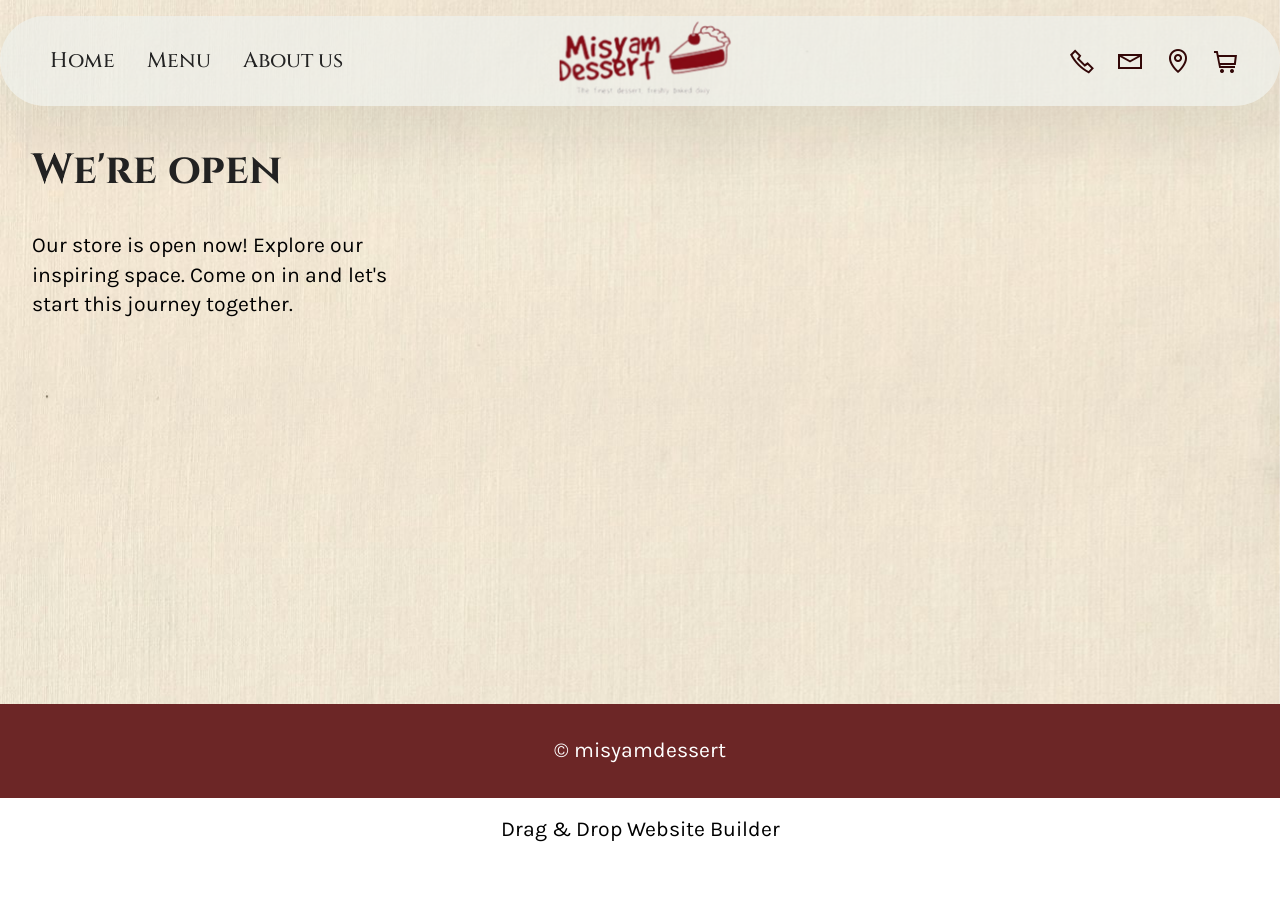
<file: assets/New folder/page4.html>
<!DOCTYPE html>
<html  >
<head>
  <!-- Site made with Mobirise Website Builder v6.1.12, https://mobirise.com -->
  <meta charset="UTF-8">
  <meta http-equiv="X-UA-Compatible" content="IE=edge">
  <meta name="generator" content="Mobirise v6.1.12, mobirise.com">
  <meta name="viewport" content="width=device-width, initial-scale=1, minimum-scale=1">
  <link rel="shortcut icon" href="assets/images/whatsapp20image202026-06-2620at2012.16.3720am201-295x173.png" type="image/x-icon">
  <meta name="description" content="">
  
  
  <title>Location</title>
  <link rel="stylesheet" href="assets/web/assets/mobirise-icons2/mobirise2.css">
  <link rel="stylesheet" href="assets/bootstrap/css/bootstrap.min.css">
  <link rel="stylesheet" href="assets/parallax/jarallax.css">
  <link rel="stylesheet" href="assets/animatecss/animate.css">
  <link rel="stylesheet" href="assets/dropdown/css/style.css">
  <link rel="stylesheet" href="assets/theme/css/style.css">
  <link rel="preload" href="https://fonts.googleapis.com/css?family=Satisfy:400&display=swap" as="style" onload="this.onload=null;this.rel='stylesheet'">
  <noscript><link rel="stylesheet" href="https://fonts.googleapis.com/css?family=Satisfy:400&display=swap"></noscript>
  <link rel="preload" href="https://fonts.googleapis.com/css?family=Cinzel:400,500,600,700,800,900&display=swap" as="style" onload="this.onload=null;this.rel='stylesheet'">
  <noscript><link rel="stylesheet" href="https://fonts.googleapis.com/css?family=Cinzel:400,500,600,700,800,900&display=swap"></noscript>
  <link rel="preload" href="https://fonts.googleapis.com/css?family=Karla:200,300,400,500,600,700,800,200i,300i,400i,500i,600i,700i,800i&display=swap" as="style" onload="this.onload=null;this.rel='stylesheet'">
  <noscript><link rel="stylesheet" href="https://fonts.googleapis.com/css?family=Karla:200,300,400,500,600,700,800,200i,300i,400i,500i,600i,700i,800i&display=swap"></noscript>
  <link rel="preload" as="style" href="assets/mobirise/css/mbr-additional.css?v=xo1iax"><link rel="stylesheet" href="assets/mobirise/css/mbr-additional.css?v=xo1iax" type="text/css">

  
  
  
</head>
<body>
  
  <section data-bs-version="5.1" class="menu menu3 cid-vnC2B9Omwc" once="menu" id="menu03-37">
	

	<nav class="navbar navbar-dropdown navbar-expand-lg">
		<div class="container">
			<div class="navbar-brand">
				<span class="navbar-logo">
					<a href="https://mobiri.se">
						<img src="assets/images/whatsapp20image202026-06-2620at2012.16.3720am201-295x173.png" alt="logo" style="height: 5rem;">
					</a>
				</span>
				
			</div>
			<button class="navbar-toggler" type="button" data-toggle="collapse" data-bs-toggle="collapse" data-target="#navbarSupportedContent" data-bs-target="#navbarSupportedContent" aria-controls="navbarNavAltMarkup" aria-expanded="false" aria-label="Toggle navigation">
				<div class="hamburger">
					<span></span>
					<span></span>
					<span></span>
					<span></span>
				</div>
			</button>
			<div class="collapse navbar-collapse" id="navbarSupportedContent">
				<ul class="navbar-nav nav-dropdown nav-right" data-app-modern-menu="true"><li class="nav-item">
						<a class="nav-link link text-black text-primary display-4" href="index.html">Home</a>
					</li>
					<li class="nav-item">
						<a class="nav-link link text-black show text-primary display-4" href="page2.html" aria-expanded="false">Menu</a>
					</li>
					<li class="nav-item">
						<a class="nav-link link text-black text-primary display-4" href="page1.html">About us</a>
					</li></ul>
				<div class="icons-menu">
					<a class="iconfont-wrapper" href="page3.html">
						<span class="p-2 mbr-iconfont mobi-mbri-phone mobi-mbri"></span>
					</a>
					<a class="iconfont-wrapper" href="page5.html">
						<span class="p-2 mbr-iconfont mobi-mbri-letter mobi-mbri"></span>
					</a>
					<a class="iconfont-wrapper" href="page4.html">
						<span class="p-2 mbr-iconfont mobi-mbri-map-pin mobi-mbri"></span>
					</a>
					<a class="iconfont-wrapper" href="https://mobiri.se">
						<span class="p-2 mbr-iconfont mobi-mbri-shopping-cart mobi-mbri"></span>
					</a>
				</div>
				
			</div>
		</div>
	</nav>
</section>

<section data-bs-version="5.1" class="contacts03 cid-vnHObED6RR mbr-parallax-background" id="contacts03-39">
  

  
  <div class="container">
    <div class="row justify-content-center">
      <div class="col-lg-4">
        <div class="col-12 col-md-12">
          <h5 class="mbr-section-title mbr-fonts-style mt-0 mb-4 display-2">
            <strong>We're open</strong>
          </h5>
          <h6 class="mbr-section-subtitle mbr-fonts-style mt-0 mb-4 display-7">Our store is open now! Explore our inspiring space. Come on in and let's start this journey together.<br></h6>
          
        </div>
      </div>
      <div class="col-lg-8 side-features">
        <div class="google-map"><iframe frameborder="0" style="border:0" src="https://www.google.com/maps/embed?pb=!1m14!1m8!1m3!1d6045.3003145248895!2d-73.9884657!3d40.7477229!3m2!1i1024!2i768!4f13.1!3m3!1m2!1s0x89c259a9ac1f1b85%3A0x7e33d1c0e7af3be4!2zMzUwIDV0aCBBdmUsIE5ldyBZb3JrLCBOWSAxMDExOCwg0KHQqNCQ!5e0!3m2!1sru!2sru!4v1689597362021!5m2!1sen!2sen" allowfullscreen=""></iframe></div>
      </div>
    </div>
  </div>
</section>

<section data-bs-version="5.1" class="footer4 cid-vnHRBFMDJj" once="footers" id="footer04-3d">

    

    

    <div class="container">
        <div class="media-container-row align-center mbr-white">
            <div class="col-12">
                <p class="mbr-text mb-0 mbr-fonts-style display-7">
                    © misyamdessert</p>
            </div>
        </div>
    </div>
</section><section class="display-7" style="padding: 0;align-items: center;justify-content: center;flex-wrap: wrap;    align-content: center;display: flex;position: relative;height: 4rem;"><a href="https://mobiri.se/4888048" style="flex: 1 1;height: 4rem;position: absolute;width: 100%;z-index: 1;"><img alt="" style="height: 4rem;" src="[data-uri]"></a><p style="margin: 0;text-align: center;" class="display-7">&#8204;</p><a style="z-index:1" href="https://mobirise.com/drag-drop-website-builder.html">Drag & Drop Website Builder</a></section><script src="assets/bootstrap/js/bootstrap.bundle.min.js"></script>  <script src="assets/parallax/jarallax.js"></script>  <script src="assets/smoothscroll/smooth-scroll.js"></script>  <script src="assets/ytplayer/index.js"></script>  <script src="assets/dropdown/js/navbar-dropdown.js"></script>  <script src="assets/theme/js/script.js"></script>  
  
  
 <div id="scrollToTop" class="scrollToTop mbr-arrow-up"><a style="text-align: center;"><i class="mbr-arrow-up-icon mbr-arrow-up-icon-cm cm-icon cm-icon-smallarrow-up"></i></a></div>
    <input name="animation" type="hidden">
  </body>
</html>
</file>
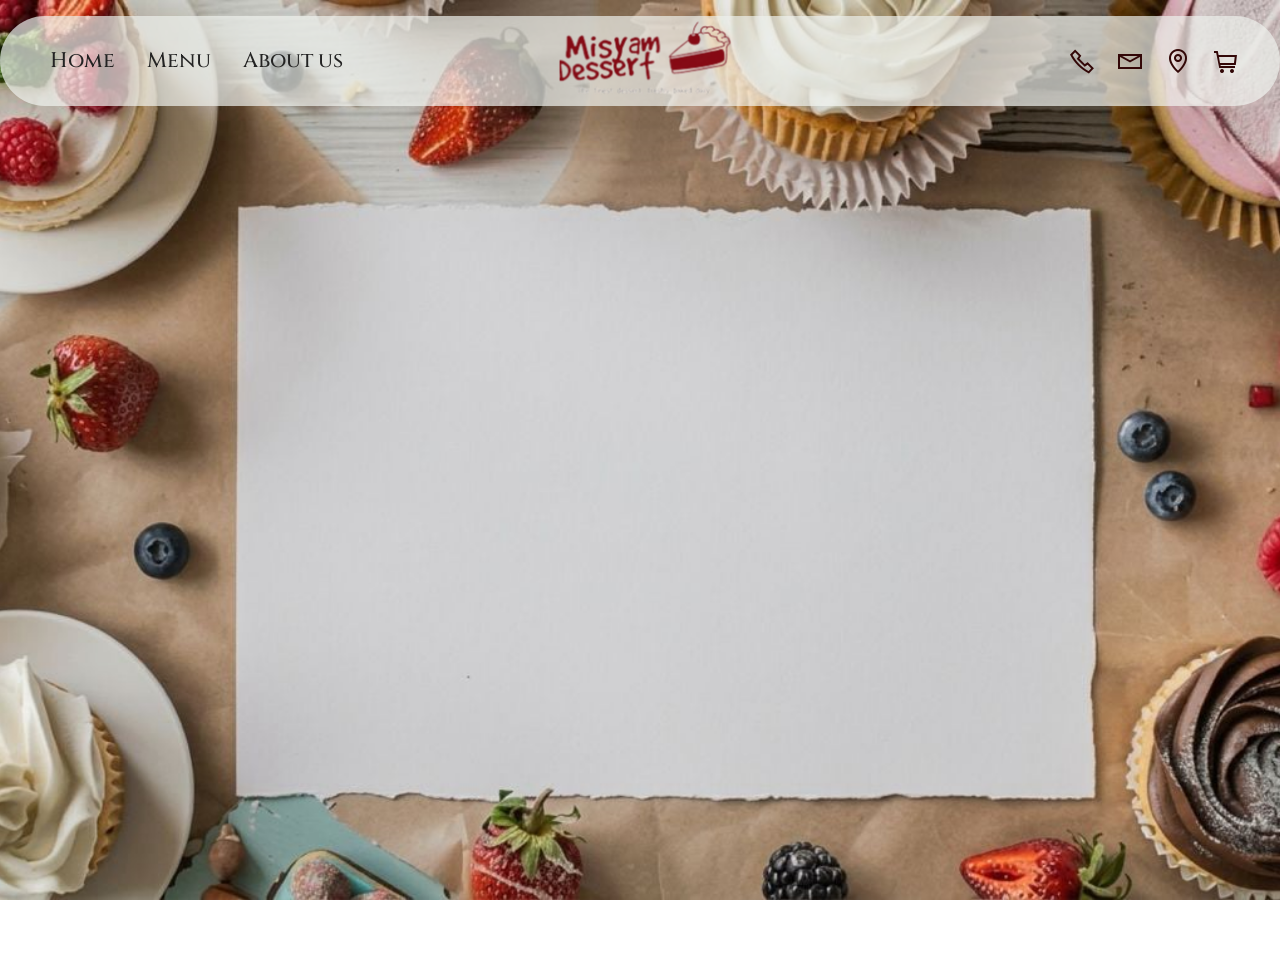
<file: assets/New folder/page5.html>
<!DOCTYPE html>
<html  >
<head>
  <!-- Site made with Mobirise Website Builder v6.1.12, https://mobirise.com -->
  <meta charset="UTF-8">
  <meta http-equiv="X-UA-Compatible" content="IE=edge">
  <meta name="generator" content="Mobirise v6.1.12, mobirise.com">
  <meta name="viewport" content="width=device-width, initial-scale=1, minimum-scale=1">
  <link rel="shortcut icon" href="assets/images/whatsapp20image202026-06-2620at2012.16.3720am201-295x173.png" type="image/x-icon">
  <meta name="description" content="">
  
  
  <title>emel</title>
  <link rel="stylesheet" href="assets/web/assets/mobirise-icons2/mobirise2.css">
  <link rel="stylesheet" href="assets/bootstrap/css/bootstrap.min.css">
  <link rel="stylesheet" href="assets/parallax/jarallax.css">
  <link rel="stylesheet" href="assets/animatecss/animate.css">
  <link rel="stylesheet" href="assets/dropdown/css/style.css">
  <link rel="stylesheet" href="assets/theme/css/style.css">
  <link rel="preload" href="https://fonts.googleapis.com/css?family=Satisfy:400&display=swap" as="style" onload="this.onload=null;this.rel='stylesheet'">
  <noscript><link rel="stylesheet" href="https://fonts.googleapis.com/css?family=Satisfy:400&display=swap"></noscript>
  <link rel="preload" href="https://fonts.googleapis.com/css?family=Cinzel:400,500,600,700,800,900&display=swap" as="style" onload="this.onload=null;this.rel='stylesheet'">
  <noscript><link rel="stylesheet" href="https://fonts.googleapis.com/css?family=Cinzel:400,500,600,700,800,900&display=swap"></noscript>
  <link rel="preload" href="https://fonts.googleapis.com/css?family=Karla:200,300,400,500,600,700,800,200i,300i,400i,500i,600i,700i,800i&display=swap" as="style" onload="this.onload=null;this.rel='stylesheet'">
  <noscript><link rel="stylesheet" href="https://fonts.googleapis.com/css?family=Karla:200,300,400,500,600,700,800,200i,300i,400i,500i,600i,700i,800i&display=swap"></noscript>
  <link rel="preload" as="style" href="assets/mobirise/css/mbr-additional.css?v=iI37Rc"><link rel="stylesheet" href="assets/mobirise/css/mbr-additional.css?v=iI37Rc" type="text/css">

  
  
  
</head>
<body>
  
  <section data-bs-version="5.1" class="menu menu3 cid-vnHS5SjHGO" once="menu" id="menu03-3g">
	

	<nav class="navbar navbar-dropdown navbar-expand-lg">
		<div class="container">
			<div class="navbar-brand">
				<span class="navbar-logo">
					<a href="https://mobiri.se">
						<img src="assets/images/whatsapp20image202026-06-2620at2012.16.3720am201-295x173.png" alt="logo" style="height: 5rem;">
					</a>
				</span>
				
			</div>
			<button class="navbar-toggler" type="button" data-toggle="collapse" data-bs-toggle="collapse" data-target="#navbarSupportedContent" data-bs-target="#navbarSupportedContent" aria-controls="navbarNavAltMarkup" aria-expanded="false" aria-label="Toggle navigation">
				<div class="hamburger">
					<span></span>
					<span></span>
					<span></span>
					<span></span>
				</div>
			</button>
			<div class="collapse navbar-collapse" id="navbarSupportedContent">
				<ul class="navbar-nav nav-dropdown nav-right" data-app-modern-menu="true"><li class="nav-item">
						<a class="nav-link link text-black text-primary display-4" href="index.html">Home</a>
					</li>
					<li class="nav-item">
						<a class="nav-link link text-black show text-primary display-4" href="page2.html" aria-expanded="false">Menu</a>
					</li>
					<li class="nav-item">
						<a class="nav-link link text-black text-primary display-4" href="page1.html">About us</a>
					</li></ul>
				<div class="icons-menu">
					<a class="iconfont-wrapper" href="page3.html">
						<span class="p-2 mbr-iconfont mobi-mbri-phone mobi-mbri"></span>
					</a>
					<a class="iconfont-wrapper" href="page5.html">
						<span class="p-2 mbr-iconfont mobi-mbri-letter mobi-mbri"></span>
					</a>
					<a class="iconfont-wrapper" href="page4.html">
						<span class="p-2 mbr-iconfont mobi-mbri-map-pin mobi-mbri"></span>
					</a>
					<a class="iconfont-wrapper" href="https://mobiri.se">
						<span class="p-2 mbr-iconfont mobi-mbri-shopping-cart mobi-mbri"></span>
					</a>
				</div>
				
			</div>
		</div>
	</nav>
</section>

<section data-bs-version="5.1" class="header09 startm5 cid-vnHS7i5IuJ mbr-fullscreen mbr-parallax-background" id="header09-3h">	
    
	
	
	<div class="container-fluid">
		<div class="row">
			<div class="content-wrap col-12 col-md-8">
				
				
				
				
			</div>
		</div>
	</div>
</section><section class="display-7" style="padding: 0;align-items: center;justify-content: center;flex-wrap: wrap;    align-content: center;display: flex;position: relative;height: 4rem;"><a href="https://mobiri.se/4888048" style="flex: 1 1;height: 4rem;position: absolute;width: 100%;z-index: 1;"><img alt="" style="height: 4rem;" src="[data-uri]"></a><p style="margin: 0;text-align: center;" class="display-7">&#8204;</p><a style="z-index:1" href="https://mobirise.com/offline-website-builder.html">Offline Website Creator</a></section><script src="assets/bootstrap/js/bootstrap.bundle.min.js"></script>  <script src="assets/parallax/jarallax.js"></script>  <script src="assets/smoothscroll/smooth-scroll.js"></script>  <script src="assets/ytplayer/index.js"></script>  <script src="assets/dropdown/js/navbar-dropdown.js"></script>  <script src="assets/theme/js/script.js"></script>  
  
  
 <div id="scrollToTop" class="scrollToTop mbr-arrow-up"><a style="text-align: center;"><i class="mbr-arrow-up-icon mbr-arrow-up-icon-cm cm-icon cm-icon-smallarrow-up"></i></a></div>
    <input name="animation" type="hidden">
  </body>
</html>
</file>
<file: assets/web/assets/mobirise-icons2/mobirise2.css>
@font-face {
  font-family: 'Moririse2';
  font-display: swap;
  src:  url('mobirise2.eot?f2bix4');
  src:  url('mobirise2.eot?f2bix4#iefix') format('embedded-opentype'),
    url('mobirise2.woff2?f2bix4') format('woff2'),
    url('mobirise2.woff?f2bix4') format('woff'),
    url('mobirise2.ttf?f2bix4') format('truetype'),
    url('mobirise2.svg?f2bix4#mobirise2') format('svg');
  font-weight: normal;
  font-style: normal;
}

[class^="mobi-"], [class*=" mobi-"] {
  /* use !important to prevent issues with browser extensions that change fonts */
  font-family: 'Moririse2' !important;
  speak: none;
  font-style: normal;
  font-weight: normal;
  font-variant: normal;
  text-transform: none;
  line-height: 1;

  /* Better Font Rendering =========== */
  -webkit-font-smoothing: antialiased;
  -moz-osx-font-smoothing: grayscale;
}

.mobi-mbri-add-submenu:before {
  content: "\e900";
}
.mobi-mbri-alert:before {
  content: "\e901";
}
.mobi-mbri-align-center:before {
  content: "\e902";
}
.mobi-mbri-align-justify:before {
  content: "\e903";
}
.mobi-mbri-align-left:before {
  content: "\e904";
}
.mobi-mbri-align-right:before {
  content: "\e905";
}
.mobi-mbri-android:before {
  content: "\e906";
}
.mobi-mbri-apple:before {
  content: "\e907";
}
.mobi-mbri-arrow-down:before {
  content: "\e908";
}
.mobi-mbri-arrow-next:before {
  content: "\e909";
}
.mobi-mbri-arrow-prev:before {
  content: "\e90a";
}
.mobi-mbri-arrow-up:before {
  content: "\e90b";
}
.mobi-mbri-bold:before {
  content: "\e90c";
}
.mobi-mbri-bookmark:before {
  content: "\e90d";
}
.mobi-mbri-bootstrap:before {
  content: "\e90e";
}
.mobi-mbri-briefcase:before {
  content: "\e90f";
}
.mobi-mbri-browse:before {
  content: "\e910";
}
.mobi-mbri-bulleted-list:before {
  content: "\e911";
}
.mobi-mbri-calendar:before {
  content: "\e912";
}
.mobi-mbri-camera:before {
  content: "\e913";
}
.mobi-mbri-cart-add:before {
  content: "\e914";
}
.mobi-mbri-cart-full:before {
  content: "\e915";
}
.mobi-mbri-cash:before {
  content: "\e916";
}
.mobi-mbri-change-style:before {
  content: "\e917";
}
.mobi-mbri-chat:before {
  content: "\e918";
}
.mobi-mbri-clock:before {
  content: "\e919";
}
.mobi-mbri-close:before {
  content: "\e91a";
}
.mobi-mbri-cloud:before {
  content: "\e91b";
}
.mobi-mbri-code:before {
  content: "\e91c";
}
.mobi-mbri-contact-form:before {
  content: "\e91d";
}
.mobi-mbri-credit-card:before {
  content: "\e91e";
}
.mobi-mbri-cursor-click:before {
  content: "\e91f";
}
.mobi-mbri-cust-feedback:before {
  content: "\e920";
}
.mobi-mbri-database:before {
  content: "\e921";
}
.mobi-mbri-delivery:before {
  content: "\e922";
}
.mobi-mbri-desktop:before {
  content: "\e923";
}
.mobi-mbri-devices:before {
  content: "\e924";
}
.mobi-mbri-down:before {
  content: "\e925";
}
.mobi-mbri-download-2:before {
  content: "\e926";
}
.mobi-mbri-download:before {
  content: "\e927";
}
.mobi-mbri-drag-n-drop-2:before {
  content: "\e928";
}
.mobi-mbri-drag-n-drop:before {
  content: "\e929";
}
.mobi-mbri-edit-2:before {
  content: "\e92a";
}
.mobi-mbri-edit:before {
  content: "\e92b";
}
.mobi-mbri-error:before {
  content: "\e92c";
}
.mobi-mbri-extension:before {
  content: "\e92d";
}
.mobi-mbri-features:before {
  content: "\e92e";
}
.mobi-mbri-file:before {
  content: "\e92f";
}
.mobi-mbri-flag:before {
  content: "\e930";
}
.mobi-mbri-folder:before {
  content: "\e931";
}
.mobi-mbri-gift:before {
  content: "\e932";
}
.mobi-mbri-github:before {
  content: "\e933";
}
.mobi-mbri-globe-2:before {
  content: "\e934";
}
.mobi-mbri-globe:before {
  content: "\e935";
}
.mobi-mbri-growing-chart:before {
  content: "\e936";
}
.mobi-mbri-hearth:before {
  content: "\e937";
}
.mobi-mbri-help:before {
  content: "\e938";
}
.mobi-mbri-home:before {
  content: "\e939";
}
.mobi-mbri-hot-cup:before {
  content: "\e93a";
}
.mobi-mbri-idea:before {
  content: "\e93b";
}
.mobi-mbri-image-gallery:before {
  content: "\e93c";
}
.mobi-mbri-image-slider:before {
  content: "\e93d";
}
.mobi-mbri-info:before {
  content: "\e93e";
}
.mobi-mbri-italic:before {
  content: "\e93f";
}
.mobi-mbri-key:before {
  content: "\e940";
}
.mobi-mbri-laptop:before {
  content: "\e941";
}
.mobi-mbri-layers:before {
  content: "\e942";
}
.mobi-mbri-left-right:before {
  content: "\e943";
}
.mobi-mbri-left:before {
  content: "\e944";
}
.mobi-mbri-letter:before {
  content: "\e945";
}
.mobi-mbri-like:before {
  content: "\e946";
}
.mobi-mbri-link:before {
  content: "\e947";
}
.mobi-mbri-lock:before {
  content: "\e948";
}
.mobi-mbri-login:before {
  content: "\e949";
}
.mobi-mbri-logout:before {
  content: "\e94a";
}
.mobi-mbri-magic-stick:before {
  content: "\e94b";
}
.mobi-mbri-map-pin:before {
  content: "\e94c";
}
.mobi-mbri-menu:before {
  content: "\e94d";
}
.mobi-mbri-mobile-2:before {
  content: "\e94e";
}
.mobi-mbri-mobile-horizontal:before {
  content: "\e94f";
}
.mobi-mbri-mobile:before {
  content: "\e950";
}
.mobi-mbri-mobirise:before {
  content: "\e951";
}
.mobi-mbri-more-horizontal:before {
  content: "\e952";
}
.mobi-mbri-more-vertical:before {
  content: "\e953";
}
.mobi-mbri-music:before {
  content: "\e954";
}
.mobi-mbri-new-file:before {
  content: "\e955";
}
.mobi-mbri-numbered-list:before {
  content: "\e956";
}
.mobi-mbri-opened-folder:before {
  content: "\e957";
}
.mobi-mbri-pages:before {
  content: "\e958";
}
.mobi-mbri-paper-plane:before {
  content: "\e959";
}
.mobi-mbri-paperclip:before {
  content: "\e95a";
}
.mobi-mbri-phone:before {
  content: "\e95b";
}
.mobi-mbri-photo:before {
  content: "\e95c";
}
.mobi-mbri-photos:before {
  content: "\e95d";
}
.mobi-mbri-pin:before {
  content: "\e95e";
}
.mobi-mbri-play:before {
  content: "\e95f";
}
.mobi-mbri-plus:before {
  content: "\e960";
}
.mobi-mbri-preview:before {
  content: "\e961";
}
.mobi-mbri-print:before {
  content: "\e962";
}
.mobi-mbri-protect:before {
  content: "\e963";
}
.mobi-mbri-question:before {
  content: "\e964";
}
.mobi-mbri-quote-left:before {
  content: "\e965";
}
.mobi-mbri-quote-right:before {
  content: "\e966";
}
.mobi-mbri-redo:before {
  content: "\e967";
}
.mobi-mbri-refresh:before {
  content: "\e968";
}
.mobi-mbri-responsive-2:before {
  content: "\e969";
}
.mobi-mbri-responsive:before {
  content: "\e96a";
}
.mobi-mbri-right:before {
  content: "\e96b";
}
.mobi-mbri-rocket:before {
  content: "\e96c";
}
.mobi-mbri-sad-face:before {
  content: "\e96d";
}
.mobi-mbri-sale:before {
  content: "\e96e";
}
.mobi-mbri-save:before {
  content: "\e96f";
}
.mobi-mbri-search:before {
  content: "\e970";
}
.mobi-mbri-setting-2:before {
  content: "\e971";
}
.mobi-mbri-setting-3:before {
  content: "\e972";
}
.mobi-mbri-setting:before {
  content: "\e973";
}
.mobi-mbri-share:before {
  content: "\e974";
}
.mobi-mbri-shopping-bag:before {
  content: "\e975";
}
.mobi-mbri-shopping-basket:before {
  content: "\e976";
}
.mobi-mbri-shopping-cart:before {
  content: "\e977";
}
.mobi-mbri-sites:before {
  content: "\e978";
}
.mobi-mbri-smile-face:before {
  content: "\e979";
}
.mobi-mbri-speed:before {
  content: "\e97a";
}
.mobi-mbri-star:before {
  content: "\e97b";
}
.mobi-mbri-success:before {
  content: "\e97c";
}
.mobi-mbri-sun:before {
  content: "\e97d";
}
.mobi-mbri-sun2:before {
  content: "\e97e";
}
.mobi-mbri-tablet-vertical:before {
  content: "\e97f";
}
.mobi-mbri-tablet:before {
  content: "\e980";
}
.mobi-mbri-target:before {
  content: "\e981";
}
.mobi-mbri-timer:before {
  content: "\e982";
}
.mobi-mbri-to-ftp:before {
  content: "\e983";
}
.mobi-mbri-to-local-drive:before {
  content: "\e984";
}
.mobi-mbri-touch-swipe:before {
  content: "\e985";
}
.mobi-mbri-touch:before {
  content: "\e986";
}
.mobi-mbri-trash:before {
  content: "\e987";
}
.mobi-mbri-underline:before {
  content: "\e988";
}
.mobi-mbri-undo:before {
  content: "\e989";
}
.mobi-mbri-unlink:before {
  content: "\e98a";
}
.mobi-mbri-unlock:before {
  content: "\e98b";
}
.mobi-mbri-up-down:before {
  content: "\e98c";
}
.mobi-mbri-up:before {
  content: "\e98d";
}
.mobi-mbri-update:before {
  content: "\e98e";
}
.mobi-mbri-upload-2:before {
  content: "\e98f";
}
.mobi-mbri-upload:before {
  content: "\e990";
}
.mobi-mbri-user-2:before {
  content: "\e991";
}
.mobi-mbri-user:before {
  content: "\e992";
}
.mobi-mbri-users:before {
  content: "\e993";
}
.mobi-mbri-video-play:before {
  content: "\e994";
}
.mobi-mbri-video:before {
  content: "\e995";
}
.mobi-mbri-watch:before {
  content: "\e996";
}
.mobi-mbri-website-theme-2:before {
  content: "\e997";
}
.mobi-mbri-website-theme:before {
  content: "\e998";
}
.mobi-mbri-wifi:before {
  content: "\e999";
}
.mobi-mbri-windows:before {
  content: "\e99a";
}
.mobi-mbri-zoom-in:before {
  content: "\e99b";
}
.mobi-mbri-zoom-out:before {
  content: "\e99c";
}
</file>
<file: assets/parallax/jarallax.css>
.jarallax {
    position: relative;
    z-index: 0;
}
.jarallax > .jarallax-img {
    position: absolute;
    object-fit: cover;
    /* support for plugin https://github.com/bfred-it/object-fit-images */
    font-family: 'object-fit: cover;';
    top: 0;
    left: 0;
    width: 100%;
    height: 100%;
    z-index: -1;
}
</file>
<file: assets/dropdown/css/style.css>
.navbar-dropdown {
  left: 0;
  padding: 0;
  position: absolute;
  right: 0;
  top: 0;
  transition: all 0.45s ease;
  z-index: 1030;
  background: #282828; }
  .navbar-dropdown .navbar-logo {
    margin-right: 0.8rem;
    transition: margin 0.3s ease-in-out;
    vertical-align: middle; }
    .navbar-dropdown .navbar-logo img {
      height: 3.125rem;
      transition: all 0.3s ease-in-out; }
    .navbar-dropdown .navbar-logo.mbr-iconfont {
      font-size: 3.125rem;
      line-height: 3.125rem; }
  .navbar-dropdown .navbar-caption {
    font-weight: 700;
    white-space: normal;
    vertical-align: -4px;
    line-height: 3.125rem !important; }
    .navbar-dropdown .navbar-caption, .navbar-dropdown .navbar-caption:hover {
      color: inherit;
      text-decoration: none; }
  .navbar-dropdown .mbr-iconfont + .navbar-caption {
    vertical-align: -1px; }
  .navbar-dropdown.navbar-fixed-top {
    position: fixed; }
  .navbar-dropdown .navbar-brand span {
    vertical-align: -4px; }
  .navbar-dropdown.bg-color.transparent {
    background: none; }
  .navbar-dropdown.navbar-short .navbar-brand {
    padding: 0.625rem 0; }
    .navbar-dropdown.navbar-short .navbar-brand span {
      vertical-align: -1px; }
  .navbar-dropdown.navbar-short .navbar-caption {
    line-height: 2.375rem !important;
    vertical-align: -2px; }
  .navbar-dropdown.navbar-short .navbar-logo {
    margin-right: 0.5rem; }
    .navbar-dropdown.navbar-short .navbar-logo img {
      height: 2.375rem; }
    .navbar-dropdown.navbar-short .navbar-logo.mbr-iconfont {
      font-size: 2.375rem;
      line-height: 2.375rem; }
  .navbar-dropdown.navbar-short .mbr-table-cell {
    height: 3.625rem; }
  .navbar-dropdown .navbar-close {
    left: 0.6875rem;
    position: fixed;
    top: 0.75rem;
    z-index: 1000; }
  .navbar-dropdown .hamburger-icon {
    content: "";
    display: inline-block;
    vertical-align: middle;
    width: 16px;
    -webkit-box-shadow: 0 -6px 0 1px #282828,0 0 0 1px #282828,0 6px 0 1px #282828;
    -moz-box-shadow: 0 -6px 0 1px #282828,0 0 0 1px #282828,0 6px 0 1px #282828;
    box-shadow: 0 -6px 0 1px #282828,0 0 0 1px #282828,0 6px 0 1px #282828; }

.dropdown-menu .dropdown-toggle[data-toggle="dropdown-submenu"]::after {
  border-bottom: 0.35em solid transparent;
  border-left: 0.35em solid;
  border-right: 0;
  border-top: 0.35em solid transparent;
  margin-left: 0.3rem; }

.dropdown-menu .dropdown-item:focus {
  outline: 0; }

.nav-dropdown {
  font-size: 0.75rem;
  font-weight: 500;
  height: auto !important; }
  .nav-dropdown .nav-btn {
    padding-left: 1rem; }
  .nav-dropdown .link {
    margin: .667em 1.667em;
    font-weight: 500;
    padding: 0;
    transition: color .2s ease-in-out; }
    .nav-dropdown .link.dropdown-toggle {
      margin-right: 2.583em; }
      .nav-dropdown .link.dropdown-toggle::after {
        margin-left: .25rem;
        border-top: 0.35em solid;
        border-right: 0.35em solid transparent;
        border-left: 0.35em solid transparent;
        border-bottom: 0; }
      .nav-dropdown .link.dropdown-toggle[aria-expanded="true"] {
        margin: 0;
        padding: 0.667em 3.263em  0.667em 1.667em; }
  .nav-dropdown .link::after,
  .nav-dropdown .dropdown-item::after {
    color: inherit; }
  .nav-dropdown .btn {
    font-size: 0.75rem;
    font-weight: 700;
    letter-spacing: 0;
    margin-bottom: 0;
    padding-left: 1.25rem;
    padding-right: 1.25rem; }
  .nav-dropdown .dropdown-menu {
    border-radius: 0;
    border: 0;
    left: 0;
    margin: 0;
    padding-bottom: 1.25rem;
    padding-top: 1.25rem;
    position: relative; }
  .nav-dropdown .dropdown-submenu {
    margin-left: 0.125rem;
    top: 0; }
  .nav-dropdown .dropdown-item {
    font-weight: 500;
    line-height: 2;
    padding: 0.3846em 4.615em 0.3846em 1.5385em;
    position: relative;
    transition: color .2s ease-in-out, background-color .2s ease-in-out; }
    .nav-dropdown .dropdown-item::after {
      margin-top: -0.3077em;
      position: absolute;
      right: 1.1538em;
      top: 50%; }
    .nav-dropdown .dropdown-item:focus, .nav-dropdown .dropdown-item:hover {
      background: none; }

@media (max-width: 767px) {
  .nav-dropdown.navbar-toggleable-sm {
    bottom: 0;
    display: none;
    left: 0;
    overflow-x: hidden;
    position: fixed;
    top: 0;
    transform: translateX(-100%);
    -ms-transform: translateX(-100%);
    -webkit-transform: translateX(-100%);
    width: 18.75rem;
    z-index: 999; } }
.nav-dropdown.navbar-toggleable-xl {
  bottom: 0;
  display: none;
  left: 0;
  overflow-x: hidden;
  position: fixed;
  top: 0;
  transform: translateX(-100%);
  -ms-transform: translateX(-100%);
  -webkit-transform: translateX(-100%);
  width: 18.75rem;
  z-index: 999; }

.nav-dropdown-sm {
  display: block !important;
  overflow-x: hidden;
  overflow: auto;
  padding-top: 3.875rem; }
  .nav-dropdown-sm::after {
    content: "";
    display: block;
    height: 3rem;
    width: 100%; }
  .nav-dropdown-sm.collapse.in ~ .navbar-close {
    display: block !important; }
  .nav-dropdown-sm.collapsing, .nav-dropdown-sm.collapse.in {
    transform: translateX(0);
    -ms-transform: translateX(0);
    -webkit-transform: translateX(0);
    transition: all 0.25s ease-out;
    -webkit-transition: all 0.25s ease-out;
    background: #282828; }
  .nav-dropdown-sm.collapsing[aria-expanded="false"] {
    transform: translateX(-100%);
    -ms-transform: translateX(-100%);
    -webkit-transform: translateX(-100%); }
  .nav-dropdown-sm .nav-item {
    display: block;
    margin-left: 0 !important;
    padding-left: 0; }
  .nav-dropdown-sm .link,
  .nav-dropdown-sm .dropdown-item {
    border-top: 1px dotted rgba(255, 255, 255, 0.1);
    font-size: 0.8125rem;
    line-height: 1.6;
    margin: 0 !important;
    padding: 0.875rem 2.4rem 0.875rem 1.5625rem !important;
    position: relative;
    white-space: normal; }
    .nav-dropdown-sm .link:focus, .nav-dropdown-sm .link:hover,
    .nav-dropdown-sm .dropdown-item:focus,
    .nav-dropdown-sm .dropdown-item:hover {
      background: rgba(0, 0, 0, 0.2) !important;
      color: #c0a375; }
  .nav-dropdown-sm .nav-btn {
    position: relative;
    padding: 1.5625rem 1.5625rem 0 1.5625rem; }
    .nav-dropdown-sm .nav-btn::before {
      border-top: 1px dotted rgba(255, 255, 255, 0.1);
      content: "";
      left: 0;
      position: absolute;
      top: 0;
      width: 100%; }
    .nav-dropdown-sm .nav-btn + .nav-btn {
      padding-top: 0.625rem; }
      .nav-dropdown-sm .nav-btn + .nav-btn::before {
        display: none; }
  .nav-dropdown-sm .btn {
    padding: 0.625rem 0; }
  .nav-dropdown-sm .dropdown-toggle[data-toggle="dropdown-submenu"]::after {
    margin-left: .25rem;
    border-top: 0.35em solid;
    border-right: 0.35em solid transparent;
    border-left: 0.35em solid transparent;
    border-bottom: 0; }
  .nav-dropdown-sm .dropdown-toggle[data-toggle="dropdown-submenu"][aria-expanded="true"]::after {
    border-top: 0;
    border-right: 0.35em solid transparent;
    border-left: 0.35em solid transparent;
    border-bottom: 0.35em solid; }
  .nav-dropdown-sm .dropdown-menu {
    margin: 0;
    padding: 0;
    position: relative;
    top: 0;
    left: 0;
    width: 100%;
    border: 0;
    float: none;
    border-radius: 0;
    background: none; }
  .nav-dropdown-sm .dropdown-submenu {
    left: 100%;
    margin-left: 0.125rem;
    margin-top: -1.25rem;
    top: 0; }

.navbar-toggleable-sm .nav-dropdown .dropdown-menu {
  position: absolute; }

.navbar-toggleable-sm .nav-dropdown .dropdown-submenu {
  left: 100%;
  margin-left: 0.125rem;
  margin-top: -1.25rem;
  top: 0; }

.navbar-toggleable-sm.opened .nav-dropdown .dropdown-menu {
  position: relative; }

.navbar-toggleable-sm.opened .nav-dropdown .dropdown-submenu {
  left: 0;
  margin-left: 00rem;
  margin-top: 0rem;
  top: 0; }

.is-builder .nav-dropdown.collapsing {
  transition: none !important; }
</file>
<file: assets/socicon/css/styles.css>
@charset "UTF-8";

@font-face {
  font-family: 'Socicon';
  src:  url('../fonts/socicon.eot');
  src:  url('../fonts/socicon.eot?#iefix') format('embedded-opentype'),
    url('../fonts/socicon.woff2') format('woff2'),
    url('../fonts/socicon.ttf') format('truetype'),
    url('../fonts/socicon.woff') format('woff'),
    url('../fonts/socicon.svg#socicon') format('svg');
  font-weight: normal;
  font-style: normal;
  font-display: swap;
}

[data-icon]:before {
  font-family: "socicon" !important;
  content: attr(data-icon);
  font-style: normal !important;
  font-weight: normal !important;
  font-variant: normal !important;
  text-transform: none !important;
  speak: none;
  line-height: 1;
  -webkit-font-smoothing: antialiased;
  -moz-osx-font-smoothing: grayscale;
}

[class^="socicon-"], [class*=" socicon-"] {
  /* use !important to prevent issues with browser extensions that change fonts */
  font-family: 'Socicon' !important;
  speak: none;
  font-style: normal;
  font-weight: normal;
  font-variant: normal;
  text-transform: none;
  line-height: 1;

  /* Better Font Rendering =========== */
  -webkit-font-smoothing: antialiased;
  -moz-osx-font-smoothing: grayscale;
}

.socicon-500px:before {
  content: "\e000";
}
.socicon-8tracks:before {
  content: "\e001";
}
.socicon-airbnb:before {
  content: "\e002";
}
.socicon-alliance:before {
  content: "\e003";
}
.socicon-amazon:before {
  content: "\e004";
}
.socicon-amplement:before {
  content: "\e005";
}
.socicon-android:before {
  content: "\e006";
}
.socicon-angellist:before {
  content: "\e007";
}
.socicon-apple:before {
  content: "\e008";
}
.socicon-appnet:before {
  content: "\e009";
}
.socicon-baidu:before {
  content: "\e00a";
}
.socicon-bandcamp:before {
  content: "\e00b";
}
.socicon-battlenet:before {
  content: "\e00c";
}
.socicon-mixer:before {
  content: "\e00d";
}
.socicon-bebee:before {
  content: "\e00e";
}
.socicon-bebo:before {
  content: "\e00f";
}
.socicon-behance:before {
  content: "\e010";
}
.socicon-blizzard:before {
  content: "\e011";
}
.socicon-blogger:before {
  content: "\e012";
}
.socicon-buffer:before {
  content: "\e013";
}
.socicon-chrome:before {
  content: "\e014";
}
.socicon-coderwall:before {
  content: "\e015";
}
.socicon-curse:before {
  content: "\e016";
}
.socicon-dailymotion:before {
  content: "\e017";
}
.socicon-deezer:before {
  content: "\e018";
}
.socicon-delicious:before {
  content: "\e019";
}
.socicon-deviantart:before {
  content: "\e01a";
}
.socicon-diablo:before {
  content: "\e01b";
}
.socicon-digg:before {
  content: "\e01c";
}
.socicon-discord:before {
  content: "\e01d";
}
.socicon-disqus:before {
  content: "\e01e";
}
.socicon-douban:before {
  content: "\e01f";
}
.socicon-draugiem:before {
  content: "\e020";
}
.socicon-dribbble:before {
  content: "\e021";
}
.socicon-drupal:before {
  content: "\e022";
}
.socicon-ebay:before {
  content: "\e023";
}
.socicon-ello:before {
  content: "\e024";
}
.socicon-endomodo:before {
  content: "\e025";
}
.socicon-envato:before {
  content: "\e026";
}
.socicon-etsy:before {
  content: "\e027";
}
.socicon-facebook:before {
  content: "\e028";
}
.socicon-feedburner:before {
  content: "\e029";
}
.socicon-filmweb:before {
  content: "\e02a";
}
.socicon-firefox:before {
  content: "\e02b";
}
.socicon-flattr:before {
  content: "\e02c";
}
.socicon-flickr:before {
  content: "\e02d";
}
.socicon-formulr:before {
  content: "\e02e";
}
.socicon-forrst:before {
  content: "\e02f";
}
.socicon-foursquare:before {
  content: "\e030";
}
.socicon-friendfeed:before {
  content: "\e031";
}
.socicon-github:before {
  content: "\e032";
}
.socicon-goodreads:before {
  content: "\e033";
}
.socicon-google:before {
  content: "\e034";
}
.socicon-googlescholar:before {
  content: "\e035";
}
.socicon-googlegroups:before {
  content: "\e036";
}
.socicon-googlephotos:before {
  content: "\e037";
}
.socicon-googleplus:before {
  content: "\e038";
}
.socicon-grooveshark:before {
  content: "\e039";
}
.socicon-hackerrank:before {
  content: "\e03a";
}
.socicon-hearthstone:before {
  content: "\e03b";
}
.socicon-hellocoton:before {
  content: "\e03c";
}
.socicon-heroes:before {
  content: "\e03d";
}
.socicon-smashcast:before {
  content: "\e03e";
}
.socicon-horde:before {
  content: "\e03f";
}
.socicon-houzz:before {
  content: "\e040";
}
.socicon-icq:before {
  content: "\e041";
}
.socicon-identica:before {
  content: "\e042";
}
.socicon-imdb:before {
  content: "\e043";
}
.socicon-instagram:before {
  content: "\e044";
}
.socicon-issuu:before {
  content: "\e045";
}
.socicon-istock:before {
  content: "\e046";
}
.socicon-itunes:before {
  content: "\e047";
}
.socicon-keybase:before {
  content: "\e048";
}
.socicon-lanyrd:before {
  content: "\e049";
}
.socicon-lastfm:before {
  content: "\e04a";
}
.socicon-line:before {
  content: "\e04b";
}
.socicon-linkedin:before {
  content: "\e04c";
}
.socicon-livejournal:before {
  content: "\e04d";
}
.socicon-lyft:before {
  content: "\e04e";
}
.socicon-macos:before {
  content: "\e04f";
}
.socicon-mail:before {
  content: "\e050";
}
.socicon-medium:before {
  content: "\e051";
}
.socicon-meetup:before {
  content: "\e052";
}
.socicon-mixcloud:before {
  content: "\e053";
}
.socicon-modelmayhem:before {
  content: "\e054";
}
.socicon-mumble:before {
  content: "\e055";
}
.socicon-myspace:before {
  content: "\e056";
}
.socicon-newsvine:before {
  content: "\e057";
}
.socicon-nintendo:before {
  content: "\e058";
}
.socicon-npm:before {
  content: "\e059";
}
.socicon-odnoklassniki:before {
  content: "\e05a";
}
.socicon-openid:before {
  content: "\e05b";
}
.socicon-opera:before {
  content: "\e05c";
}
.socicon-outlook:before {
  content: "\e05d";
}
.socicon-overwatch:before {
  content: "\e05e";
}
.socicon-patreon:before {
  content: "\e05f";
}
.socicon-paypal:before {
  content: "\e060";
}
.socicon-periscope:before {
  content: "\e061";
}
.socicon-persona:before {
  content: "\e062";
}
.socicon-pinterest:before {
  content: "\e063";
}
.socicon-play:before {
  content: "\e064";
}
.socicon-player:before {
  content: "\e065";
}
.socicon-playstation:before {
  content: "\e066";
}
.socicon-pocket:before {
  content: "\e067";
}
.socicon-qq:before {
  content: "\e068";
}
.socicon-quora:before {
  content: "\e069";
}
.socicon-raidcall:before {
  content: "\e06a";
}
.socicon-ravelry:before {
  content: "\e06b";
}
.socicon-reddit:before {
  content: "\e06c";
}
.socicon-renren:before {
  content: "\e06d";
}
.socicon-researchgate:before {
  content: "\e06e";
}
.socicon-residentadvisor:before {
  content: "\e06f";
}
.socicon-reverbnation:before {
  content: "\e070";
}
.socicon-rss:before {
  content: "\e071";
}
.socicon-sharethis:before {
  content: "\e072";
}
.socicon-skype:before {
  content: "\e073";
}
.socicon-slideshare:before {
  content: "\e074";
}
.socicon-smugmug:before {
  content: "\e075";
}
.socicon-snapchat:before {
  content: "\e076";
}
.socicon-songkick:before {
  content: "\e077";
}
.socicon-soundcloud:before {
  content: "\e078";
}
.socicon-spotify:before {
  content: "\e079";
}
.socicon-stackexchange:before {
  content: "\e07a";
}
.socicon-stackoverflow:before {
  content: "\e07b";
}
.socicon-starcraft:before {
  content: "\e07c";
}
.socicon-stayfriends:before {
  content: "\e07d";
}
.socicon-steam:before {
  content: "\e07e";
}
.socicon-storehouse:before {
  content: "\e07f";
}
.socicon-strava:before {
  content: "\e080";
}
.socicon-streamjar:before {
  content: "\e081";
}
.socicon-stumbleupon:before {
  content: "\e082";
}
.socicon-swarm:before {
  content: "\e083";
}
.socicon-teamspeak:before {
  content: "\e084";
}
.socicon-teamviewer:before {
  content: "\e085";
}
.socicon-technorati:before {
  content: "\e086";
}
.socicon-telegram:before {
  content: "\e087";
}
.socicon-tripadvisor:before {
  content: "\e088";
}
.socicon-tripit:before {
  content: "\e089";
}
.socicon-triplej:before {
  content: "\e08a";
}
.socicon-tumblr:before {
  content: "\e08b";
}
.socicon-twitch:before {
  content: "\e08c";
}
.socicon-twitter:before {
  content: "\e08d";
}
.socicon-uber:before {
  content: "\e08e";
}
.socicon-ventrilo:before {
  content: "\e08f";
}
.socicon-viadeo:before {
  content: "\e090";
}
.socicon-viber:before {
  content: "\e091";
}
.socicon-viewbug:before {
  content: "\e092";
}
.socicon-vimeo:before {
  content: "\e093";
}
.socicon-vine:before {
  content: "\e094";
}
.socicon-vkontakte:before {
  content: "\e095";
}
.socicon-warcraft:before {
  content: "\e096";
}
.socicon-wechat:before {
  content: "\e097";
}
.socicon-weibo:before {
  content: "\e098";
}
.socicon-whatsapp:before {
  content: "\e099";
}
.socicon-wikipedia:before {
  content: "\e09a";
}
.socicon-windows:before {
  content: "\e09b";
}
.socicon-wordpress:before {
  content: "\e09c";
}
.socicon-wykop:before {
  content: "\e09d";
}
.socicon-xbox:before {
  content: "\e09e";
}
.socicon-xing:before {
  content: "\e09f";
}
.socicon-yahoo:before {
  content: "\e0a0";
}
.socicon-yammer:before {
  content: "\e0a1";
}
.socicon-yandex:before {
  content: "\e0a2";
}
.socicon-yelp:before {
  content: "\e0a3";
}
.socicon-younow:before {
  content: "\e0a4";
}
.socicon-youtube:before {
  content: "\e0a5";
}
.socicon-zapier:before {
  content: "\e0a6";
}
.socicon-zerply:before {
  content: "\e0a7";
}
.socicon-zomato:before {
  content: "\e0a8";
}
.socicon-zynga:before {
  content: "\e0a9";
}
.socicon-bluesky:before {
  content: "\e0aa";
}
.socicon-threads:before {
  content: "\e0ab";
}
.socicon-spreadshirt:before {
  content: "\e901";
}
.socicon-gamejolt:before {
  content: "\e902";
}
.socicon-trello:before {
  content: "\e903";
}
.socicon-tunein:before {
  content: "\e904";
}
.socicon-bloglovin:before {
  content: "\e905";
}
.socicon-gamewisp:before {
  content: "\e906";
}
.socicon-messenger:before {
  content: "\e907";
}
.socicon-pandora:before {
  content: "\e908";
}
.socicon-augment:before {
  content: "\e909";
}
.socicon-bitbucket:before {
  content: "\e90a";
}
.socicon-fyuse:before {
  content: "\e90b";
}
.socicon-yt-gaming:before {
  content: "\e90c";
}
.socicon-sketchfab:before {
  content: "\e90d";
}
.socicon-mobcrush:before {
  content: "\e90e";
}
.socicon-microsoft:before {
  content: "\e90f";
}
.socicon-realtor:before {
  content: "\e910";
}
.socicon-tidal:before {
  content: "\e911";
}
.socicon-qobuz:before {
  content: "\e912";
}
.socicon-natgeo:before {
  content: "\e913";
}
.socicon-mastodon:before {
  content: "\e914";
}
.socicon-unsplash:before {
  content: "\e915";
}
.socicon-homeadvisor:before {
  content: "\e916";
}
.socicon-angieslist:before {
  content: "\e917";
}
.socicon-codepen:before {
  content: "\e918";
}
.socicon-slack:before {
  content: "\e919";
}
.socicon-openaigym:before {
  content: "\e91a";
}
.socicon-logmein:before {
  content: "\e91b";
}
.socicon-fiverr:before {
  content: "\e91c";
}
.socicon-gotomeeting:before {
  content: "\e91d";
}
.socicon-aliexpress:before {
  content: "\e91e";
}
.socicon-guru:before {
  content: "\e91f";
}
.socicon-appstore:before {
  content: "\e920";
}
.socicon-homes:before {
  content: "\e921";
}
.socicon-zoom:before {
  content: "\e922";
}
.socicon-alibaba:before {
  content: "\e923";
}
.socicon-craigslist:before {
  content: "\e924";
}
.socicon-wix:before {
  content: "\e925";
}
.socicon-redfin:before {
  content: "\e926";
}
.socicon-googlecalendar:before {
  content: "\e927";
}
.socicon-shopify:before {
  content: "\e928";
}
.socicon-freelancer:before {
  content: "\e929";
}
.socicon-seedrs:before {
  content: "\e92a";
}
.socicon-bing:before {
  content: "\e92b";
}
.socicon-doodle:before {
  content: "\e92c";
}
.socicon-bonanza:before {
  content: "\e92d";
}
.socicon-squarespace:before {
  content: "\e92e";
}
.socicon-toptal:before {
  content: "\e92f";
}
.socicon-gust:before {
  content: "\e930";
}
.socicon-ask:before {
  content: "\e931";
}
.socicon-trulia:before {
  content: "\e932";
}
.socicon-loomly:before {
  content: "\e933";
}
.socicon-ghost:before {
  content: "\e934";
}
.socicon-upwork:before {
  content: "\e935";
}
.socicon-fundable:before {
  content: "\e936";
}
.socicon-booking:before {
  content: "\e937";
}
.socicon-googlemaps:before {
  content: "\e938";
}
.socicon-zillow:before {
  content: "\e939";
}
.socicon-niconico:before {
  content: "\e93a";
}
.socicon-toneden:before {
  content: "\e93b";
}
.socicon-crunchbase:before {
  content: "\e93c";
}
.socicon-homefy:before {
  content: "\e93d";
}
.socicon-calendly:before {
  content: "\e93e";
}
.socicon-livemaster:before {
  content: "\e93f";
}
.socicon-udemy:before {
  content: "\e940";
}
.socicon-codered:before {
  content: "\e941";
}
.socicon-origin:before {
  content: "\e942";
}
.socicon-nextdoor:before {
  content: "\e943";
}
.socicon-portfolio:before {
  content: "\e944";
}
.socicon-instructables:before {
  content: "\e945";
}
.socicon-gitlab:before {
  content: "\e946";
}
.socicon-hackernews:before {
  content: "\e947";
}
.socicon-smashwords:before {
  content: "\e948";
}
.socicon-kobo:before {
  content: "\e949";
}
.socicon-bookbub:before {
  content: "\e94a";
}
.socicon-mailru:before {
  content: "\e94b";
}
.socicon-moddb:before {
  content: "\e94c";
}
.socicon-indiedb:before {
  content: "\e94d";
}
.socicon-traxsource:before {
  content: "\e94e";
}
.socicon-gamefor:before {
  content: "\e94f";
}
.socicon-pixiv:before {
  content: "\e950";
}
.socicon-myanimelist:before {
  content: "\e951";
}
.socicon-blackberry:before {
  content: "\e952";
}
.socicon-wickr:before {
  content: "\e953";
}
.socicon-spip:before {
  content: "\e954";
}
.socicon-napster:before {
  content: "\e955";
}
.socicon-beatport:before {
  content: "\e956";
}
.socicon-hackerone:before {
  content: "\e957";
}
.socicon-internet:before {
  content: "\e958";
}
.socicon-ubuntu:before {
  content: "\e959";
}
.socicon-artstation:before {
  content: "\e95a";
}
.socicon-invision:before {
  content: "\e95b";
}
.socicon-torial:before {
  content: "\e95c";
}
.socicon-collectorz:before {
  content: "\e95d";
}
.socicon-seenthis:before {
  content: "\e95e";
}
.socicon-googleplaymusic:before {
  content: "\e95f";
}
.socicon-debian:before {
  content: "\e960";
}
.socicon-filmfreeway:before {
  content: "\e961";
}
.socicon-gnome:before {
  content: "\e962";
}
.socicon-itchio:before {
  content: "\e963";
}
.socicon-jamendo:before {
  content: "\e964";
}
.socicon-mix:before {
  content: "\e965";
}
.socicon-sharepoint:before {
  content: "\e966";
}
.socicon-tinder:before {
  content: "\e967";
}
.socicon-windguru:before {
  content: "\e968";
}
.socicon-cdbaby:before {
  content: "\e969";
}
.socicon-elementaryos:before {
  content: "\e96a";
}
.socicon-stage32:before {
  content: "\e96b";
}
.socicon-tiktok:before {
  content: "\e96c";
}
.socicon-gitter:before {
  content: "\e96d";
}
.socicon-letterboxd:before {
  content: "\e96e";
}
.socicon-threema:before {
  content: "\e96f";
}
.socicon-splice:before {
  content: "\e970";
}
.socicon-metapop:before {
  content: "\e971";
}
.socicon-naver:before {
  content: "\e972";
}
.socicon-remote:before {
  content: "\e973";
}
.socicon-flipboard:before {
  content: "\e974";
}
.socicon-googlehangouts:before {
  content: "\e975";
}
.socicon-dlive:before {
  content: "\e976";
}
.socicon-vsco:before {
  content: "\e977";
}
.socicon-stitcher:before {
  content: "\e978";
}
.socicon-avvo:before {
  content: "\e979";
}
.socicon-redbubble:before {
  content: "\e97a";
}
.socicon-society6:before {
  content: "\e97b";
}
.socicon-zazzle:before {
  content: "\e97c";
}
.socicon-eitaa:before {
  content: "\e97d";
}
.socicon-soroush:before {
  content: "\e97e";
}
.socicon-bale:before {
  content: "\e97f";
}
</file>
<file: assets/theme/css/style.css>
@charset "UTF-8";
section {
  background-color: #ffffff;
}

body {
  font-style: normal;
  line-height: 1.5;
  font-weight: 400;
  color: #232323;
  position: relative;
}

button {
  background-color: transparent;
  border-color: transparent;
}

.embla__button,
.carousel-control {
  background-color: #edefea !important;
  opacity: 0.8 !important;
  color: #464845 !important;
  border-color: #edefea !important;
}

.carousel .close,
.modalWindow .close {
  background-color: #edefea !important;
  color: #464845 !important;
  border-color: #edefea !important;
  opacity: 0.8 !important;
}

.carousel .close:hover,
.modalWindow .close:hover {
  opacity: 1 !important;
}

.carousel-indicators li {
  background-color: #edefea !important;
  border: 2px solid #464845 !important;
}

.carousel-indicators li:hover,
.carousel-indicators li:active {
  opacity: 0.8 !important;
}

.embla__button:hover,
.carousel-control:hover {
  background-color: #edefea !important;
  opacity: 1 !important;
}

.modalWindow-video-container {
  height: 80%;
}

section,
.container,
.container-fluid {
  position: relative;
  word-wrap: break-word;
}

a.mbr-iconfont:hover {
  text-decoration: none;
}

.article .lead p,
.article .lead ul,
.article .lead ol,
.article .lead pre,
.article .lead blockquote {
  margin-bottom: 0;
}

a {
  font-style: normal;
  font-weight: 400;
  cursor: pointer;
}
a, a:hover {
  text-decoration: none;
}

.mbr-section-title {
  font-style: normal;
  line-height: 1.3;
}

.mbr-section-subtitle {
  line-height: 1.3;
}

.mbr-text {
  font-style: normal;
  line-height: 1.7;
}

h1,
h2,
h3,
h4,
h5,
h6,
.display-1,
.display-2,
.display-4,
.display-5,
.display-7,
span,
p,
a {
  line-height: 1;
  word-break: break-word;
  word-wrap: break-word;
  font-weight: 400;
}

b,
strong {
  font-weight: bold;
}

input:-webkit-autofill, input:-webkit-autofill:hover, input:-webkit-autofill:focus, input:-webkit-autofill:active {
  transition-delay: 9999s;
  -webkit-transition-property: background-color, color;
  transition-property: background-color, color;
}

textarea[type=hidden] {
  display: none;
}

section {
  background-position: 50% 50%;
  background-repeat: no-repeat;
  background-size: cover;
}
section .mbr-background-video,
section .mbr-background-video-preview {
  position: absolute;
  bottom: 0;
  left: 0;
  right: 0;
  top: 0;
}

.hidden {
  visibility: hidden;
}

.mbr-z-index20 {
  z-index: 20;
}

/*! Base colors */
.mbr-white {
  color: #ffffff;
}

.mbr-black {
  color: #111111;
}

.mbr-bg-white {
  background-color: #ffffff;
}

.mbr-bg-black {
  background-color: #000000;
}

/*! Text-aligns */
.align-left {
  text-align: left;
}

.align-center {
  text-align: center;
}

.align-right {
  text-align: right;
}

/*! Font-weight  */
.mbr-light {
  font-weight: 300;
}

.mbr-regular {
  font-weight: 400;
}

.mbr-semibold {
  font-weight: 500;
}

.mbr-bold {
  font-weight: 700;
}

/*! Media  */
.media-content {
  flex-basis: 100%;
}

.media-container-row {
  display: flex;
  flex-direction: row;
  flex-wrap: wrap;
  justify-content: center;
  align-content: center;
  align-items: start;
}
.media-container-row .media-size-item {
  width: 400px;
}

.media-container-column {
  display: flex;
  flex-direction: column;
  flex-wrap: wrap;
  justify-content: center;
  align-content: center;
  align-items: stretch;
}
.media-container-column > * {
  width: 100%;
}

@media (min-width: 992px) {
  .media-container-row {
    flex-wrap: nowrap;
  }
}
figure {
  margin-bottom: 0;
  overflow: hidden;
}

figure[mbr-media-size] {
  transition: width 0.1s;
}

img,
iframe {
  display: block;
  width: 100%;
}

.card {
  background-color: transparent;
  border: none;
}

.card-box {
  width: 100%;
}

.card-img {
  text-align: center;
  flex-shrink: 0;
  -webkit-flex-shrink: 0;
}

.media {
  max-width: 100%;
  margin: 0 auto;
}

.mbr-figure {
  align-self: center;
}

.media-container > div {
  max-width: 100%;
}

.mbr-figure img,
.card-img img {
  width: 100%;
}

@media (max-width: 991px) {
  .media-size-item {
    width: auto !important;
  }
  .media {
    width: auto;
  }
  .mbr-figure {
    width: 100% !important;
  }
}
/*! Buttons */
.mbr-section-btn {
  margin-left: -0.6rem;
  margin-right: -0.6rem;
  font-size: 0;
}

.btn {
  font-weight: 600;
  border-width: 1px;
  font-style: normal;
  margin: 0.6rem 0.6rem;
  white-space: normal;
  transition: all 0.2s ease-in-out;
  display: inline-flex;
  align-items: center;
  justify-content: center;
  word-break: break-word;
}

.btn-sm {
  font-weight: 600;
  letter-spacing: 0px;
  transition: all 0.3s ease-in-out;
}

.btn-md {
  font-weight: 600;
  letter-spacing: 0px;
  transition: all 0.3s ease-in-out;
}

.btn-lg {
  font-weight: 600;
  letter-spacing: 0px;
  transition: all 0.3s ease-in-out;
}

.btn-form {
  margin: 0;
}
.btn-form:hover {
  cursor: pointer;
}

nav .mbr-section-btn {
  margin-left: 0rem;
  margin-right: 0rem;
}

/*! Btn icon margin */
.btn .mbr-iconfont,
.btn.btn-sm .mbr-iconfont {
  order: 1;
  cursor: pointer;
  margin-left: 0.5rem;
  vertical-align: sub;
}

.btn.btn-md .mbr-iconfont,
.btn.btn-md .mbr-iconfont {
  margin-left: 0.8rem;
}

.mbr-regular {
  font-weight: 400;
}

.mbr-semibold {
  font-weight: 500;
}

.mbr-bold {
  font-weight: 700;
}

[type=submit] {
  -webkit-appearance: none;
}

/*! Full-screen */
.mbr-fullscreen .mbr-overlay {
  min-height: 100vh;
}

.mbr-fullscreen {
  display: flex;
  display: -moz-flex;
  display: -ms-flex;
  display: -o-flex;
  align-items: center;
  min-height: 100vh;
  padding-top: 3rem;
  padding-bottom: 3rem;
}

/*! Map */
.map {
  height: 25rem;
  position: relative;
}
.map iframe {
  width: 100%;
  height: 100%;
}

/*! Scroll to top arrow */
.mbr-arrow-up {
  bottom: 25px;
  right: 90px;
  position: fixed;
  text-align: right;
  z-index: 5000;
  color: #ffffff;
  font-size: 22px;
}

.mbr-arrow-up a {
  background: rgba(0, 0, 0, 0.2);
  border-radius: 50%;
  color: #fff;
  display: inline-block;
  height: 60px;
  width: 60px;
  border: 2px solid #fff;
  outline-style: none !important;
  position: relative;
  text-decoration: none;
  transition: all 0.3s ease-in-out;
  cursor: pointer;
  text-align: center;
}
.mbr-arrow-up a:hover {
  background-color: rgba(0, 0, 0, 0.4);
}
.mbr-arrow-up a i {
  line-height: 60px;
}

.mbr-arrow-up-icon {
  display: block;
  color: #fff;
}

.mbr-arrow-up-icon::before {
  content: "›";
  display: inline-block;
  font-family: serif;
  font-size: 22px;
  line-height: 1;
  font-style: normal;
  position: relative;
  top: 6px;
  left: -4px;
  transform: rotate(-90deg);
}

/*! Arrow Down */
.mbr-arrow {
  position: absolute;
  bottom: 45px;
  left: 50%;
  width: 60px;
  height: 60px;
  cursor: pointer;
  background-color: rgba(80, 80, 80, 0.5);
  border-radius: 50%;
  transform: translateX(-50%);
}
@media (max-width: 767px) {
  .mbr-arrow {
    display: none;
  }
}
.mbr-arrow > a {
  display: inline-block;
  text-decoration: none;
  outline-style: none;
  animation: arrowdown 1.7s ease-in-out infinite;
  color: #ffffff;
}
.mbr-arrow > a > i {
  position: absolute;
  top: -2px;
  left: 15px;
  font-size: 2rem;
}

#scrollToTop a i::before {
  content: "";
  position: absolute;
  display: block;
  border-bottom: 2.5px solid #fff;
  border-left: 2.5px solid #fff;
  width: 27.8%;
  height: 27.8%;
  left: 50%;
  top: 51%;
  transform: translateY(-30%) translateX(-50%) rotate(135deg);
}

@keyframes arrowdown {
  0% {
    transform: translateY(0px);
  }
  50% {
    transform: translateY(-5px);
  }
  100% {
    transform: translateY(0px);
  }
}
@media (max-width: 500px) {
  .mbr-arrow-up {
    left: 0;
    right: 0;
    text-align: center;
  }
}
/*Gradients animation*/
@keyframes gradient-animation {
  from {
    background-position: 0% 100%;
    animation-timing-function: ease-in-out;
  }
  to {
    background-position: 100% 0%;
    animation-timing-function: ease-in-out;
  }
}
.bg-gradient {
  background-size: 200% 200%;
  animation: gradient-animation 5s infinite alternate;
  -webkit-animation: gradient-animation 5s infinite alternate;
}

.menu .navbar-brand {
  display: -webkit-flex;
}
.menu .navbar-brand span {
  display: flex;
  display: -webkit-flex;
}
.menu .navbar-brand .navbar-caption-wrap {
  display: -webkit-flex;
}
.menu .navbar-brand .navbar-logo img {
  display: -webkit-flex;
  width: auto;
}
@media (min-width: 768px) and (max-width: 991px) {
  .menu .navbar-toggleable-sm .navbar-nav {
    display: -ms-flexbox;
  }
}
@media (max-width: 991px) {
  .menu .navbar-collapse {
    max-height: 93.5vh;
  }
  .menu .navbar-collapse.show {
    overflow: auto;
  }
}
@media (min-width: 992px) {
  .menu .navbar-nav.nav-dropdown {
    display: -webkit-flex;
  }
  .menu .navbar-toggleable-sm .navbar-collapse {
    display: -webkit-flex !important;
  }
  .menu .collapsed .navbar-collapse {
    max-height: 93.5vh;
  }
  .menu .collapsed .navbar-collapse.show {
    overflow: auto;
  }
}
@media (max-width: 767px) {
  .menu .navbar-collapse {
    max-height: 80vh;
  }
}

.nav-link .mbr-iconfont {
  margin-right: 0.5rem;
}

.navbar {
  display: -webkit-flex;
  -webkit-flex-wrap: wrap;
  -webkit-align-items: center;
  -webkit-justify-content: space-between;
}

.navbar-collapse {
  -webkit-flex-basis: 100%;
  -webkit-flex-grow: 1;
  -webkit-align-items: center;
}

.nav-dropdown .link {
  padding: 0.667em 1.667em !important;
  margin: 0 !important;
}

.nav {
  display: -webkit-flex;
  -webkit-flex-wrap: wrap;
}

.row {
  display: -webkit-flex;
  -webkit-flex-wrap: wrap;
}

.justify-content-center {
  -webkit-justify-content: center;
}

.form-inline {
  display: -webkit-flex;
}

.card-wrapper {
  -webkit-flex: 1;
}

.carousel-control {
  z-index: 10;
  display: -webkit-flex;
}

.carousel-controls {
  display: -webkit-flex;
}

.media {
  display: -webkit-flex;
}

.form-group:focus {
  outline: none;
}

.jq-selectbox__select {
  padding: 7px 0;
  position: relative;
}

.jq-selectbox__dropdown {
  overflow: hidden;
  border-radius: 10px;
  position: absolute;
  top: 100%;
  left: 0 !important;
  width: 100% !important;
}

.jq-selectbox__trigger-arrow {
  right: 0;
  transform: translateY(-50%);
}

.jq-selectbox li {
  padding: 1.07em 0.5em;
}

input[type=range] {
  padding-left: 0 !important;
  padding-right: 0 !important;
}

.modal-dialog,
.modal-content {
  height: 100%;
}

.modal-dialog .carousel-inner {
  height: calc(100vh - 1.75rem);
}
@media (max-width: 575px) {
  .modal-dialog .carousel-inner {
    height: calc(100vh - 1rem);
  }
}

.carousel-item {
  text-align: center;
}

.carousel-item img {
  margin: auto;
}

.navbar-toggler {
  align-self: flex-start;
  padding: 0.25rem 0.75rem;
  font-size: 1.25rem;
  line-height: 1;
  background: transparent;
  border: 1px solid transparent;
  border-radius: 0.25rem;
}

.navbar-toggler:focus,
.navbar-toggler:hover {
  text-decoration: none;
  box-shadow: none;
}

.navbar-toggler-icon {
  display: inline-block;
  width: 1.5em;
  height: 1.5em;
  vertical-align: middle;
  content: "";
  background: no-repeat center center;
  background-size: 100% 100%;
}

.navbar-toggler-left {
  position: absolute;
  left: 1rem;
}

.navbar-toggler-right {
  position: absolute;
  right: 1rem;
}

.card-img {
  width: auto;
}

.menu .navbar.collapsed:not(.beta-menu) {
  flex-direction: column;
}

.carousel-item.active,
.carousel-item-next,
.carousel-item-prev {
  display: flex;
}

.note-air-layout .dropup .dropdown-menu,
.note-air-layout .navbar-fixed-bottom .dropdown .dropdown-menu {
  bottom: initial !important;
}

html,
body {
  height: auto;
  min-height: 100vh;
}

.dropup .dropdown-toggle::after {
  display: none;
}

.form-asterisk {
  font-family: initial;
  position: absolute;
  top: -2px;
  font-weight: normal;
}

.form-control-label {
  position: relative;
  cursor: pointer;
  margin-bottom: 0.357em;
  padding: 0;
}

.alert {
  color: #ffffff;
  border-radius: 0;
  border: 0;
  font-size: 1.1rem;
  line-height: 1.5;
  margin-bottom: 1.875rem;
  padding: 1.25rem;
  position: relative;
  text-align: center;
}
.alert.alert-form::after {
  background-color: inherit;
  bottom: -7px;
  content: "";
  display: block;
  height: 14px;
  left: 50%;
  margin-left: -7px;
  position: absolute;
  transform: rotate(45deg);
  width: 14px;
}

.form-control {
  background-color: #ffffff;
  background-clip: border-box;
  color: #232323;
  line-height: 1rem !important;
  height: auto;
  padding: 1.2rem 2rem;
  transition: border-color 0.25s ease 0s;
  border: 1px solid transparent !important;
  border-radius: 4px;
  box-shadow: rgba(0, 0, 0, 0.07) 0px 1px 1px 0px, rgba(0, 0, 0, 0.07) 0px 1px 3px 0px, rgba(0, 0, 0, 0.03) 0px 0px 0px 1px;
}
.form-active .form-control:invalid {
  border-color: red;
}

.row > * {
  padding-right: 1rem;
  padding-left: 1rem;
}

form .row {
  margin-left: -0.6rem;
  margin-right: -0.6rem;
}
form .row [class*=col] {
  padding-left: 0.6rem;
  padding-right: 0.6rem;
}

form .mbr-section-btn {
  padding-left: 0.6rem;
  padding-right: 0.6rem;
}

form .form-check-input {
  margin-top: 0.5;
}

textarea.form-control {
  line-height: 1.5rem !important;
}

.form-group {
  margin-bottom: 1.2rem;
}

.form-control,
form .btn {
  min-height: 48px;
}

.gdpr-block label span.textGDPR input[name=gdpr] {
  top: 7px;
}

.form-control:focus {
  box-shadow: none;
}

:focus {
  outline: none;
}

.mbr-overlay {
  background-color: #000;
  bottom: 0;
  left: 0;
  opacity: 0.5;
  position: absolute;
  right: 0;
  top: 0;
  z-index: 0;
  pointer-events: none;
}

blockquote {
  font-style: italic;
  padding: 3rem;
  font-size: 1.09rem;
  position: relative;
  border-left: 3px solid;
}

ul,
ol,
pre,
blockquote {
  margin-bottom: 2.3125rem;
}

.mt-4 {
  margin-top: 2rem !important;
}

.mb-4 {
  margin-bottom: 2rem !important;
}

.container,
.container-fluid {
  padding-left: 16px;
  padding-right: 16px;
}

.row {
  margin-left: -16px;
  margin-right: -16px;
}
.row > [class*=col] {
  padding-left: 16px;
  padding-right: 16px;
}

@media (min-width: 992px) {
  .container-fluid {
    padding-left: 32px;
    padding-right: 32px;
  }
}
@media (max-width: 991px) {
  .mbr-container {
    padding-left: 16px;
    padding-right: 16px;
  }
}
.app-video-wrapper > img {
  opacity: 1;
}

.app-video-wrapper {
  background: transparent;
}

.item {
  position: relative;
}

.dropdown-menu .dropdown-menu {
  left: 100%;
}

.dropdown-item + .dropdown-menu {
  display: none;
}

.dropdown-item:hover + .dropdown-menu,
.dropdown-menu:hover {
  display: block;
}

@media (min-aspect-ratio: 16/9) {
  .mbr-video-foreground {
    height: 300% !important;
    top: -100% !important;
  }
}
@media (max-aspect-ratio: 16/9) {
  .mbr-video-foreground {
    width: 300% !important;
    left: -100% !important;
  }
}.engine {
	position: absolute;
	text-indent: -2400px;
	text-align: center;
	padding: 0;
	top: 0;
	left: -2400px;
}
</file>
<file: assets/mobirise/css/mbr-additional.css>
.btn {
  border-width: 2px;
}
img,
.card-wrap,
.card-wrapper,
.video-wrapper,
.mbr-figure iframe,
.google-map iframe,
.slide-content,
.plan,
.card,
.item-wrapper,
.item-wrapper .mbr-overlay {
  border-radius: 2rem !important;
}
.video-wrapper {
  overflow: hidden;
}
body {
  font-family: Inter Tight;
}
.display-1 {
  font-family: 'Satisfy', handwriting;
  font-size: 4rem;
  line-height: 1;
}
.display-1 > .mbr-iconfont {
  font-size: 5rem;
}
.display-2 {
  font-family: 'Cinzel', serif;
  font-size: 3rem;
  line-height: 1;
}
.display-2 > .mbr-iconfont {
  font-size: 3.75rem;
}
.display-4 {
  font-family: 'Cinzel', serif;
  font-size: 1.4rem;
  line-height: 1.5;
}
.display-4 > .mbr-iconfont {
  font-size: 1.75rem;
}
.display-5 {
  font-family: 'Karla', sans-serif;
  font-size: 2rem;
  line-height: 1.5;
}
.display-5 > .mbr-iconfont {
  font-size: 2.5rem;
}
.display-7 {
  font-family: 'Karla', sans-serif;
  font-size: 1.4rem;
  line-height: 1.3;
}
.display-7 > .mbr-iconfont {
  font-size: 1.75rem;
}
/* ---- Fluid typography for mobile devices ---- */
/* 1.4 - font scale ratio ( bootstrap == 1.42857 ) */
/* 100vw - current viewport width */
/* (48 - 20)  48 == 48rem == 768px, 20 == 20rem == 320px(minimal supported viewport) */
/* 0.65 - min scale variable, may vary */
@media (max-width: 992px) {
  .display-1 {
    font-size: 3.2rem;
  }
}
@media (max-width: 768px) {
  .display-1 {
    font-size: 2.8rem;
    font-size: calc( 2.05rem + (4 - 2.05) * ((100vw - 20rem) / (48 - 20)));
    line-height: calc( 1.1 * (2.05rem + (4 - 2.05) * ((100vw - 20rem) / (48 - 20))));
  }
  .display-2 {
    font-size: 2.4rem;
    font-size: calc( 1.7rem + (3 - 1.7) * ((100vw - 20rem) / (48 - 20)));
    line-height: calc( 1.3 * (1.7rem + (3 - 1.7) * ((100vw - 20rem) / (48 - 20))));
  }
  .display-4 {
    font-size: 1.12rem;
    font-size: calc( 1.14rem + (1.4 - 1.14) * ((100vw - 20rem) / (48 - 20)));
    line-height: calc( 1.4 * (1.14rem + (1.4 - 1.14) * ((100vw - 20rem) / (48 - 20))));
  }
  .display-5 {
    font-size: 1.6rem;
    font-size: calc( 1.35rem + (2 - 1.35) * ((100vw - 20rem) / (48 - 20)));
    line-height: calc( 1.4 * (1.35rem + (2 - 1.35) * ((100vw - 20rem) / (48 - 20))));
  }
  .display-7 {
    font-size: 1.12rem;
    font-size: calc( 1.14rem + (1.4 - 1.14) * ((100vw - 20rem) / (48 - 20)));
    line-height: calc( 1.4 * (1.14rem + (1.4 - 1.14) * ((100vw - 20rem) / (48 - 20))));
  }
}
@media (min-width: 992px) and (max-width: 1400px) {
  .display-1 {
    font-size: 2.8rem;
    font-size: calc( 2.05rem + (4 - 2.05) * ((100vw - 62rem) / (87 - 62)));
    line-height: calc( 1.1 * (2.05rem + (4 - 2.05) * ((100vw - 62rem) / (87 - 62))));
  }
  .display-2 {
    font-size: 2.4rem;
    font-size: calc( 1.7rem + (3 - 1.7) * ((100vw - 62rem) / (87 - 62)));
    line-height: calc( 1.3 * (1.7rem + (3 - 1.7) * ((100vw - 62rem) / (87 - 62))));
  }
  .display-4 {
    font-size: 1.12rem;
    font-size: calc( 1.14rem + (1.4 - 1.14) * ((100vw - 62rem) / (87 - 62)));
    line-height: calc( 1.4 * (1.14rem + (1.4 - 1.14) * ((100vw - 62rem) / (87 - 62))));
  }
  .display-5 {
    font-size: 1.6rem;
    font-size: calc( 1.35rem + (2 - 1.35) * ((100vw - 62rem) / (87 - 62)));
    line-height: calc( 1.4 * (1.35rem + (2 - 1.35) * ((100vw - 62rem) / (87 - 62))));
  }
  .display-7 {
    font-size: 1.12rem;
    font-size: calc( 1.14rem + (1.4 - 1.14) * ((100vw - 62rem) / (87 - 62)));
    line-height: calc( 1.4 * (1.14rem + (1.4 - 1.14) * ((100vw - 62rem) / (87 - 62))));
  }
}
/* Buttons */
.btn {
  padding: 1.25rem 2rem;
  border-radius: 4px;
}
@media (max-width: 767px) {
  .btn {
    padding: 0.75rem 1.5rem;
  }
}
.btn-sm {
  padding: 0.6rem 1.2rem;
  border-radius: 4px;
}
.btn-md {
  padding: 0.6rem 1.2rem;
  border-radius: 4px;
}
.btn-lg {
  padding: 1.25rem 2rem;
  border-radius: 4px;
}
.bg-primary {
  background-color: #000000 !important;
}
.bg-success {
  background-color: #3a341c !important;
}
.bg-info {
  background-color: #320707 !important;
}
.bg-warning {
  background-color: #a0e2e1 !important;
}
.bg-danger {
  background-color: #ffffff !important;
}
.btn-primary,
.btn-primary:active {
  background-color: #000000 !important;
  border-color: #000000 !important;
  color: #ffffff !important;
  box-shadow: none;
}
.btn-primary:hover,
.btn-primary:focus,
.btn-primary.focus,
.btn-primary.active {
  color: inherit;
  background-color: #1a1a1a !important;
  border-color: #1a1a1a !important;
  box-shadow: none;
}
.btn-primary.disabled,
.btn-primary:disabled {
  color: #ffffff !important;
  background-color: #1a1a1a !important;
  border-color: #1a1a1a !important;
}
.btn-secondary,
.btn-secondary:active {
  background-color: #ffd7ef !important;
  border-color: #ffd7ef !important;
  color: #d70081 !important;
  box-shadow: none;
}
.btn-secondary:hover,
.btn-secondary:focus,
.btn-secondary.focus,
.btn-secondary.active {
  color: inherit;
  background-color: #ffffff !important;
  border-color: #ffffff !important;
  box-shadow: none;
}
.btn-secondary.disabled,
.btn-secondary:disabled {
  color: #d70081 !important;
  background-color: #ffffff !important;
  border-color: #ffffff !important;
}
.btn-info,
.btn-info:active {
  background-color: #320707 !important;
  border-color: #320707 !important;
  color: #ffffff !important;
  box-shadow: none;
}
.btn-info:hover,
.btn-info:focus,
.btn-info.focus,
.btn-info.active {
  color: inherit;
  background-color: #5f0d0d !important;
  border-color: #5f0d0d !important;
  box-shadow: none;
}
.btn-info.disabled,
.btn-info:disabled {
  color: #ffffff !important;
  background-color: #5f0d0d !important;
  border-color: #5f0d0d !important;
}
.btn-success,
.btn-success:active {
  background-color: #3a341c !important;
  border-color: #3a341c !important;
  color: #ffffff !important;
  box-shadow: none;
}
.btn-success:hover,
.btn-success:focus,
.btn-success.focus,
.btn-success.active {
  color: inherit;
  background-color: #5c532d !important;
  border-color: #5c532d !important;
  box-shadow: none;
}
.btn-success.disabled,
.btn-success:disabled {
  color: #ffffff !important;
  background-color: #5c532d !important;
  border-color: #5c532d !important;
}
.btn-warning,
.btn-warning:active {
  background-color: #a0e2e1 !important;
  border-color: #a0e2e1 !important;
  color: #1f6463 !important;
  box-shadow: none;
}
.btn-warning:hover,
.btn-warning:focus,
.btn-warning.focus,
.btn-warning.active {
  color: inherit;
  background-color: #c7eeed !important;
  border-color: #c7eeed !important;
  box-shadow: none;
}
.btn-warning.disabled,
.btn-warning:disabled {
  color: #1f6463 !important;
  background-color: #c7eeed !important;
  border-color: #c7eeed !important;
}
.btn-danger,
.btn-danger:active {
  background-color: #ffffff !important;
  border-color: #ffffff !important;
  color: #808080 !important;
  box-shadow: none;
}
.btn-danger:hover,
.btn-danger:focus,
.btn-danger.focus,
.btn-danger.active {
  color: inherit;
  background-color: #ffffff !important;
  border-color: #ffffff !important;
  box-shadow: none;
}
.btn-danger.disabled,
.btn-danger:disabled {
  color: #808080 !important;
  background-color: #ffffff !important;
  border-color: #ffffff !important;
}
.btn-white,
.btn-white:active {
  background-color: #eff0ec !important;
  border-color: #eff0ec !important;
  color: #757b62 !important;
  box-shadow: none;
}
.btn-white:hover,
.btn-white:focus,
.btn-white.focus,
.btn-white.active {
  color: inherit;
  background-color: #ffffff !important;
  border-color: #ffffff !important;
  box-shadow: none;
}
.btn-white.disabled,
.btn-white:disabled {
  color: #757b62 !important;
  background-color: #ffffff !important;
  border-color: #ffffff !important;
}
.btn-black,
.btn-black:active {
  background-color: #232323 !important;
  border-color: #232323 !important;
  color: #ffffff !important;
  box-shadow: none;
}
.btn-black:hover,
.btn-black:focus,
.btn-black.focus,
.btn-black.active {
  color: inherit;
  background-color: #3d3d3d !important;
  border-color: #3d3d3d !important;
  box-shadow: none;
}
.btn-black.disabled,
.btn-black:disabled {
  color: #ffffff !important;
  background-color: #3d3d3d !important;
  border-color: #3d3d3d !important;
}
.btn-primary-outline,
.btn-primary-outline:active {
  background-color: transparent !important;
  border-color: #000000;
  color: #000000;
}
.btn-primary-outline:hover,
.btn-primary-outline:focus,
.btn-primary-outline.focus,
.btn-primary-outline.active {
  color: #000000 !important;
  background-color: transparent !important;
  border-color: #000000 !important;
  box-shadow: none !important;
}
.btn-primary-outline.disabled,
.btn-primary-outline:disabled {
  color: #ffffff !important;
  background-color: #000000 !important;
  border-color: #000000 !important;
}
.btn-secondary-outline,
.btn-secondary-outline:active {
  background-color: transparent !important;
  border-color: #ffd7ef;
  color: #ffd7ef;
}
.btn-secondary-outline:hover,
.btn-secondary-outline:focus,
.btn-secondary-outline.focus,
.btn-secondary-outline.active {
  color: #ff80cc !important;
  background-color: transparent !important;
  border-color: #ff80cc !important;
  box-shadow: none !important;
}
.btn-secondary-outline.disabled,
.btn-secondary-outline:disabled {
  color: #d70081 !important;
  background-color: #ffd7ef !important;
  border-color: #ffd7ef !important;
}
.btn-info-outline,
.btn-info-outline:active {
  background-color: transparent !important;
  border-color: #320707;
  color: #320707;
}
.btn-info-outline:hover,
.btn-info-outline:focus,
.btn-info-outline.focus,
.btn-info-outline.active {
  color: #000000 !important;
  background-color: transparent !important;
  border-color: #000000 !important;
  box-shadow: none !important;
}
.btn-info-outline.disabled,
.btn-info-outline:disabled {
  color: #ffffff !important;
  background-color: #320707 !important;
  border-color: #320707 !important;
}
.btn-success-outline,
.btn-success-outline:active {
  background-color: transparent !important;
  border-color: #3a341c;
  color: #3a341c;
}
.btn-success-outline:hover,
.btn-success-outline:focus,
.btn-success-outline.focus,
.btn-success-outline.active {
  color: #000000 !important;
  background-color: transparent !important;
  border-color: #000000 !important;
  box-shadow: none !important;
}
.btn-success-outline.disabled,
.btn-success-outline:disabled {
  color: #ffffff !important;
  background-color: #3a341c !important;
  border-color: #3a341c !important;
}
.btn-warning-outline,
.btn-warning-outline:active {
  background-color: transparent !important;
  border-color: #a0e2e1;
  color: #a0e2e1;
}
.btn-warning-outline:hover,
.btn-warning-outline:focus,
.btn-warning-outline.focus,
.btn-warning-outline.active {
  color: #5ececc !important;
  background-color: transparent !important;
  border-color: #5ececc !important;
  box-shadow: none !important;
}
.btn-warning-outline.disabled,
.btn-warning-outline:disabled {
  color: #1f6463 !important;
  background-color: #a0e2e1 !important;
  border-color: #a0e2e1 !important;
}
.btn-danger-outline,
.btn-danger-outline:active {
  background-color: transparent !important;
  border-color: #ffffff;
  color: #ffffff;
}
.btn-danger-outline:hover,
.btn-danger-outline:focus,
.btn-danger-outline.focus,
.btn-danger-outline.active {
  color: #d4d4d4 !important;
  background-color: transparent !important;
  border-color: #d4d4d4 !important;
  box-shadow: none !important;
}
.btn-danger-outline.disabled,
.btn-danger-outline:disabled {
  color: #808080 !important;
  background-color: #ffffff !important;
  border-color: #ffffff !important;
}
.btn-black-outline,
.btn-black-outline:active {
  background-color: transparent !important;
  border-color: #232323;
  color: #232323;
}
.btn-black-outline:hover,
.btn-black-outline:focus,
.btn-black-outline.focus,
.btn-black-outline.active {
  color: #000000 !important;
  background-color: transparent !important;
  border-color: #000000 !important;
  box-shadow: none !important;
}
.btn-black-outline.disabled,
.btn-black-outline:disabled {
  color: #ffffff !important;
  background-color: #232323 !important;
  border-color: #232323 !important;
}
.btn-white-outline,
.btn-white-outline:active {
  background-color: transparent !important;
  border-color: #fafafa;
  color: #fafafa;
}
.btn-white-outline:hover,
.btn-white-outline:focus,
.btn-white-outline.focus,
.btn-white-outline.active {
  color: #cfcfcf !important;
  background-color: transparent !important;
  border-color: #cfcfcf !important;
  box-shadow: none !important;
}
.btn-white-outline.disabled,
.btn-white-outline:disabled {
  color: #7a7a7a !important;
  background-color: #fafafa !important;
  border-color: #fafafa !important;
}
.text-primary {
  color: #000000 !important;
}
.text-secondary {
  color: #ffd7ef !important;
}
.text-success {
  color: #3a341c !important;
}
.text-info {
  color: #320707 !important;
}
.text-warning {
  color: #a0e2e1 !important;
}
.text-danger {
  color: #ffffff !important;
}
.text-white {
  color: #fafafa !important;
}
.text-black {
  color: #232323 !important;
}
a.text-primary:hover,
a.text-primary:focus,
a.text-primary.active {
  color: #000000 !important;
}
a.text-secondary:hover,
a.text-secondary:focus,
a.text-secondary.active {
  color: #ff71c6 !important;
}
a.text-success:hover,
a.text-success:focus,
a.text-success.active {
  color: #000000 !important;
}
a.text-info:hover,
a.text-info:focus,
a.text-info.active {
  color: #000000 !important;
}
a.text-warning:hover,
a.text-warning:focus,
a.text-warning.active {
  color: #52cac8 !important;
}
a.text-danger:hover,
a.text-danger:focus,
a.text-danger.active {
  color: #cccccc !important;
}
a.text-white:hover,
a.text-white:focus,
a.text-white.active {
  color: #c7c7c7 !important;
}
a.text-black:hover,
a.text-black:focus,
a.text-black.active {
  color: #000000 !important;
}
a[class*="text-"]:not(.nav-link):not(.dropdown-item):not([role]):not(.navbar-caption) {
  transition: 0.2s;
  position: relative;
  background-image: linear-gradient(currentColor 50%, currentColor 50%);
  background-size: 10000px 2px;
  background-repeat: no-repeat;
  background-position: 0 1.2em;
}
.nav-tabs .nav-link.active {
  color: #000000;
}
.nav-tabs .nav-link:not(.active) {
  color: #232323;
}
.alert-success {
  background-color: #70c770;
}
.alert-info {
  background-color: #320707;
}
.alert-warning {
  background-color: #a0e2e1;
}
.alert-danger {
  background-color: #ffffff;
}
.mbr-section-btn .btn:not(.btn-form) {
  border-radius: 100px;
}
.mbr-gallery-filter li a {
  border-radius: 100px !important;
}
.mbr-gallery-filter li.active .btn {
  background-color: #000000;
  border-color: #000000;
  color: #ffffff;
}
.mbr-gallery-filter li.active .btn:focus {
  box-shadow: none;
}
.nav-tabs .nav-link {
  border-radius: 100px !important;
}
a,
a:hover {
  color: #000000;
}
.mbr-plan-header.bg-primary .mbr-plan-subtitle,
.mbr-plan-header.bg-primary .mbr-plan-price-desc {
  color: #b3b3b3;
}
.mbr-plan-header.bg-success .mbr-plan-subtitle,
.mbr-plan-header.bg-success .mbr-plan-price-desc {
  color: #c0b27c;
}
.mbr-plan-header.bg-info .mbr-plan-subtitle,
.mbr-plan-header.bg-info .mbr-plan-price-desc {
  color: #f3abab;
}
.mbr-plan-header.bg-warning .mbr-plan-subtitle,
.mbr-plan-header.bg-warning .mbr-plan-price-desc {
  color: #ffffff;
}
.mbr-plan-header.bg-danger .mbr-plan-subtitle,
.mbr-plan-header.bg-danger .mbr-plan-price-desc {
  color: #ffffff;
}
/* Scroll to top button*/
#scrollToTop a {
  border-radius: 100px;
}
.form-control {
  font-family: 'Karla', sans-serif;
  font-size: 1.4rem;
  line-height: 1.3;
  font-weight: 400;
  border-radius: 40px !important;
}
.form-control > .mbr-iconfont {
  font-size: 1.75rem;
}
.form-control:hover,
.form-control:focus {
  box-shadow: rgba(0, 0, 0, 0.07) 0px 1px 1px 0px, rgba(0, 0, 0, 0.07) 0px 1px 3px 0px, rgba(0, 0, 0, 0.03) 0px 0px 0px 1px;
  border-color: #000000 !important;
}
.form-control:-webkit-input-placeholder {
  font-family: 'Karla', sans-serif;
  font-size: 1.4rem;
  line-height: 1.3;
  font-weight: 400;
}
.form-control:-webkit-input-placeholder > .mbr-iconfont {
  font-size: 1.75rem;
}
blockquote {
  border-color: #000000;
}
/* Forms */
.mbr-form .input-group-btn .btn {
  border-radius: 100px !important;
}
.mbr-form .input-group-btn .btn:hover {
  box-shadow: 0 10px 40px 0 rgba(0, 0, 0, 0.2);
}
.mbr-form .input-group-btn button[type="submit"] {
  border-radius: 100px !important;
  padding: 1rem 3rem;
}
.mbr-form .input-group-btn button[type="submit"]:hover {
  box-shadow: 0 10px 40px 0 rgba(0, 0, 0, 0.2);
}
.jq-selectbox li:hover,
.jq-selectbox li.selected {
  background-color: #000000;
  color: #ffffff;
}
.jq-number__spin {
  transition: 0.25s ease;
}
.jq-number__spin:hover {
  border-color: #000000;
}
.jq-selectbox .jq-selectbox__trigger-arrow,
.jq-number__spin.minus:after,
.jq-number__spin.plus:after {
  transition: 0.4s;
  border-top-color: #232323;
  border-bottom-color: #232323;
}
.jq-selectbox:hover .jq-selectbox__trigger-arrow,
.jq-number__spin.minus:hover:after,
.jq-number__spin.plus:hover:after {
  border-top-color: #000000;
  border-bottom-color: #000000;
}
.xdsoft_datetimepicker .xdsoft_calendar td.xdsoft_default,
.xdsoft_datetimepicker .xdsoft_calendar td.xdsoft_current,
.xdsoft_datetimepicker .xdsoft_timepicker .xdsoft_time_box > div > div.xdsoft_current {
  color: #ffffff !important;
  background-color: #000000 !important;
  box-shadow: none !important;
}
.xdsoft_datetimepicker .xdsoft_calendar td:hover,
.xdsoft_datetimepicker .xdsoft_timepicker .xdsoft_time_box > div > div:hover {
  color: #000000 !important;
  background: #ffd7ef !important;
  box-shadow: none !important;
}
.lazy-bg {
  background-image: none !important;
}
.lazy-placeholder:not(section),
.lazy-none {
  display: block;
  position: relative;
  padding-bottom: 56.25%;
  width: 100%;
  height: auto;
}
iframe.lazy-placeholder,
.lazy-placeholder:after {
  content: '';
  position: absolute;
  width: 200px;
  height: 200px;
  background: transparent no-repeat center;
  background-size: contain;
  top: 50%;
  left: 50%;
  transform: translateX(-50%) translateY(-50%);
  background-image: url("data:image/svg+xml;charset=UTF-8,%3csvg width='32' height='32' viewBox='0 0 64 64' xmlns='http://www.w3.org/2000/svg' stroke='%23000000' %3e%3cg fill='none' fill-rule='evenodd'%3e%3cg transform='translate(16 16)' stroke-width='2'%3e%3ccircle stroke-opacity='.5' cx='16' cy='16' r='16'/%3e%3cpath d='M32 16c0-9.94-8.06-16-16-16'%3e%3canimateTransform attributeName='transform' type='rotate' from='0 16 16' to='360 16 16' dur='1s' repeatCount='indefinite'/%3e%3c/path%3e%3c/g%3e%3c/g%3e%3c/svg%3e");
}
section.lazy-placeholder:after {
  opacity: 0.5;
}
body {
  overflow-x: hidden;
}
a {
  transition: color 0.6s;
}
@media (max-width: 1400px) {
  .container {
    max-width: 100%;
  }
}
@media (max-width: 1400px) and (min-width: 768px) {
  .container {
    padding-left: 32px;
    padding-right: 32px;
  }
}
@media (max-width: 1400px) and (min-width: 768px) {
  .container-fluid {
    padding-left: 32px;
    padding-right: 32px;
  }
}
@media (max-width: 767px) {
  .container-fluid {
    padding-left: 16px;
    padding-right: 16px;
  }
}
*:focus-visible {
  outline: red solid 2px !important;
  outline-offset: 2px !important;
  transition: outline 0.2s ease-in-out;
}
.cid-vnC2B9Omwc {
  z-index: 1000;
  width: 100%;
}
.cid-vnC2B9Omwc .dropdown-item:before {
  font-family: Moririse2 !important;
  content: "\e966";
  display: inline-block;
  width: 0;
  position: absolute;
  left: 1rem;
  top: 0.5rem;
  margin-right: 0.5rem;
  line-height: 1;
  font-size: inherit;
  vertical-align: middle;
  text-align: center;
  overflow: hidden;
  transform: scale(0, 1);
  transition: all 0.25s ease-in-out;
}
@media (max-width: 767px) {
  .cid-vnC2B9Omwc .navbar-toggler {
    transform: scale(0.8);
  }
}
.cid-vnC2B9Omwc .navbar-nav {
  margin: auto;
  margin-left: 0;
}
@media (min-width: 992px) {
  .cid-vnC2B9Omwc .navbar-nav {
    max-width: 45%;
  }
}
.cid-vnC2B9Omwc .navbar-nav .nav-item {
  padding: 0 !important;
  transition: .3s all !important;
}
.cid-vnC2B9Omwc .navbar-nav .nav-item .nav-link {
  padding: 16px !important;
  margin: 0 !important;
  border-radius: 1rem !important;
  transition: .3s all !important;
}
.cid-vnC2B9Omwc .navbar-nav .nav-item .nav-link:hover {
  background-color: rgba(27, 31, 10, 0.06);
}
.cid-vnC2B9Omwc .navbar-nav .open .nav-link::after {
  transform: rotate(180deg);
}
@media (min-width: 992px) {
  .cid-vnC2B9Omwc .navbar-nav .open .nav-link::before {
    content: "";
    width: 100%;
    height: 20px;
    top: 100%;
    background: transparent;
    position: absolute;
  }
}
.cid-vnC2B9Omwc .navbar-nav .dropdown-item {
  padding: 12px !important;
  border-radius: 0.5rem !important;
  margin: 0 8px !important;
  transition: .3s all !important;
}
.cid-vnC2B9Omwc .navbar-nav .dropdown-item:hover {
  background-color: rgba(27, 31, 10, 0.06);
}
@media (min-width: 992px) {
  .cid-vnC2B9Omwc .navbar-nav {
    padding-left: 1.5rem;
  }
}
.cid-vnC2B9Omwc .navbar-logo {
  padding-left: 1rem;
  margin: 0 !important;
}
@media (min-width: 992px) {
  .cid-vnC2B9Omwc .navbar-logo {
    position: absolute;
    left: 50%;
    top: 50%;
    transform: translate(-50%, -50%);
  }
}
@media (max-width: 767px) {
  .cid-vnC2B9Omwc .navbar-logo {
    padding-left: 1rem;
  }
}
.cid-vnC2B9Omwc .navbar-brand {
  flex-shrink: 0;
  align-items: center;
  margin-right: 0;
  padding: 10px 0;
  transition: all 0.3s;
  word-break: break-word;
  z-index: 1;
}
.cid-vnC2B9Omwc .navbar-brand img {
  max-width: 100%;
  max-height: 100%;
  border-radius: 0px !important;
}
.cid-vnC2B9Omwc .navbar-brand .navbar-caption {
  line-height: inherit !important;
}
.cid-vnC2B9Omwc .navbar-brand .navbar-logo a {
  outline: none;
}
.cid-vnC2B9Omwc .nav-link {
  width: fit-content;
  position: relative;
}
.cid-vnC2B9Omwc .navbar-caption {
  padding-left: 2rem;
  padding-right: .5rem;
}
@media (max-width: 767px) {
  .cid-vnC2B9Omwc .navbar-caption {
    padding-left: 1rem;
  }
}
@media (max-width: 767px) {
  .cid-vnC2B9Omwc .nav-dropdown {
    padding-bottom: 0.5rem;
  }
}
.cid-vnC2B9Omwc .nav-dropdown .link.dropdown-toggle::after {
  margin-left: 0.5rem;
  margin-top: 0.2rem;
  transition: .3s all;
}
.cid-vnC2B9Omwc .container {
  display: flex;
  height: 90px;
  position: relative;
  padding: 0.5rem 0.6rem;
  flex-wrap: nowrap;
  background: rgba(237, 239, 235, 0.7) !important;
  left: 0;
  right: 0;
  -webkit-box-pack: justify;
  -ms-flex-pack: justify;
  justify-content: flex-end;
  -webkit-box-align: center;
  -webkit-align-items: center;
  -ms-flex-align: center;
  align-items: center;
  border-radius: 100vw;
  margin-top: 1rem;
  background-color: #edefeb;
  box-shadow: 0 30px 60px 0 rgba(27, 31, 10, 0.08);
}
@media (max-width: 992px) {
  .cid-vnC2B9Omwc .container {
    padding-right: 2rem;
  }
}
@media (max-width: 767px) {
  .cid-vnC2B9Omwc .container {
    width: 95%;
    height: 56px !important;
    padding-right: 1rem;
    margin-top: 0rem;
  }
}
.cid-vnC2B9Omwc .iconfont-wrapper {
  color: #320707 !important;
  font-size: 1.5rem;
  padding-right: 0.5rem;
}
.cid-vnC2B9Omwc .dropdown-menu {
  flex-wrap: wrap;
  flex-direction: column;
  max-width: 100%;
  padding: 12px 4px !important;
  border-radius: 1.5rem;
  transition: .3s all !important;
  min-width: auto;
  background: #edefeb;
  background: rgba(237, 239, 235, 0.7) !important;
}
.cid-vnC2B9Omwc .nav-item:focus,
.cid-vnC2B9Omwc .nav-link:focus {
  outline: none;
}
.cid-vnC2B9Omwc .dropdown .dropdown-menu .dropdown-item {
  width: auto;
  transition: all 0.25s ease-in-out;
}
.cid-vnC2B9Omwc .dropdown .dropdown-menu .dropdown-item::after {
  right: 0.5rem;
}
.cid-vnC2B9Omwc .dropdown .dropdown-menu .dropdown-item .mbr-iconfont {
  margin-right: 0.5rem;
  vertical-align: sub;
}
.cid-vnC2B9Omwc .dropdown .dropdown-menu .dropdown-item .mbr-iconfont:before {
  display: inline-block;
  transform: scale(1, 1);
  transition: all 0.25s ease-in-out;
}
.cid-vnC2B9Omwc .collapsed .dropdown-menu .dropdown-item:before {
  display: none;
}
.cid-vnC2B9Omwc .collapsed .dropdown .dropdown-menu .dropdown-item {
  padding: 0.235em 1.5em 0.235em 1.5em !important;
  transition: none;
  margin: 0 !important;
}
.cid-vnC2B9Omwc .navbar {
  min-height: 90px;
  transition: all 0.3s;
  border-bottom: 1px solid transparent;
  background: transparent !important;
  padding: 0 !important;
  border: none !important;
  box-shadow: none !important;
  border-radius: 0 !important;
}
.cid-vnC2B9Omwc .navbar.opened {
  transition: all 0.3s;
}
.cid-vnC2B9Omwc .navbar .dropdown-item {
  padding: 0.5rem 1.8rem;
}
.cid-vnC2B9Omwc .navbar .navbar-logo img {
  width: auto;
}
.cid-vnC2B9Omwc .navbar .navbar-collapse {
  justify-content: flex-end;
}
.cid-vnC2B9Omwc .navbar.collapsed {
  justify-content: center;
}
.cid-vnC2B9Omwc .navbar.collapsed .nav-item .nav-link::before {
  display: none;
}
.cid-vnC2B9Omwc .navbar.collapsed.opened .dropdown-menu {
  top: 0;
}
@media (min-width: 992px) {
  .cid-vnC2B9Omwc .navbar.collapsed.opened:not(.navbar-short) .navbar-collapse {
    max-height: calc(98.5vh - 5rem);
  }
}
.cid-vnC2B9Omwc .navbar.collapsed .dropdown-menu .dropdown-submenu {
  left: 0 !important;
}
.cid-vnC2B9Omwc .navbar.collapsed .dropdown-menu .dropdown-item:after {
  right: auto;
}
.cid-vnC2B9Omwc .navbar.collapsed .dropdown-menu .dropdown-toggle[data-toggle="dropdown-submenu"]:after {
  margin-left: 0.5rem;
  margin-top: 0.2rem;
  border-top: 0.35em solid;
  border-right: 0.35em solid transparent;
  border-left: 0.35em solid transparent;
  border-bottom: 0;
  top: 41%;
}
.cid-vnC2B9Omwc .navbar.collapsed ul.navbar-nav li {
  margin: auto;
}
.cid-vnC2B9Omwc .navbar.collapsed .dropdown-menu .dropdown-item {
  padding: 0.25rem 1.5rem;
  text-align: center;
}
.cid-vnC2B9Omwc .navbar.collapsed .icons-menu {
  padding-left: 0;
  padding-right: 0;
  padding-top: 0.5rem;
  padding-bottom: 0.5rem;
}
@media (max-width: 767px) {
  .cid-vnC2B9Omwc .navbar {
    min-height: 72px;
  }
  .cid-vnC2B9Omwc .navbar .navbar-logo img {
    height: 2rem !important;
  }
}
@media (max-width: 991px) {
  .cid-vnC2B9Omwc .navbar .nav-item .nav-link::before {
    display: none;
  }
  .cid-vnC2B9Omwc .navbar.opened .dropdown-menu {
    top: 0;
  }
  .cid-vnC2B9Omwc .navbar .dropdown-menu .dropdown-submenu {
    left: 0 !important;
  }
  .cid-vnC2B9Omwc .navbar .dropdown-menu .dropdown-item:after {
    right: auto;
  }
  .cid-vnC2B9Omwc .navbar .dropdown-menu .dropdown-toggle[data-toggle="dropdown-submenu"]:after {
    margin-left: 0.5rem;
    margin-top: 0.2rem;
    border-top: 0.35em solid;
    border-right: 0.35em solid transparent;
    border-left: 0.35em solid transparent;
    border-bottom: 0;
    top: 40%;
  }
  .cid-vnC2B9Omwc .navbar .dropdown-menu .dropdown-item {
    padding: 0.25rem 1.5rem !important;
    text-align: center;
  }
  .cid-vnC2B9Omwc .navbar .navbar-brand {
    flex-shrink: initial;
    flex-basis: auto;
    word-break: break-word;
    padding-right: 10px;
  }
  .cid-vnC2B9Omwc .navbar .navbar-toggler {
    flex-basis: auto;
  }
  .cid-vnC2B9Omwc .navbar .icons-menu {
    padding-left: 0;
    padding-top: 0.5rem;
    padding-bottom: 0.5rem;
  }
}
.cid-vnC2B9Omwc .navbar.navbar-short .navbar-logo img {
  height: 2rem;
}
.cid-vnC2B9Omwc .dropdown-item.active,
.cid-vnC2B9Omwc .dropdown-item:active {
  background-color: transparent;
}
.cid-vnC2B9Omwc .navbar-expand-lg .navbar-nav .nav-link {
  padding: 0;
}
.cid-vnC2B9Omwc .nav-dropdown .link.dropdown-toggle {
  margin-right: 1.667em;
}
.cid-vnC2B9Omwc .nav-dropdown .link.dropdown-toggle[aria-expanded="true"] {
  margin-right: 0;
  padding: 0.667em 1.667em;
}
.cid-vnC2B9Omwc .navbar.navbar-expand-lg .dropdown .dropdown-menu {
  background: #edefeb;
}
.cid-vnC2B9Omwc .navbar.navbar-expand-lg .dropdown .dropdown-menu .dropdown-submenu {
  margin: 0;
  left: 105%;
  transform: none;
  top: -12px;
}
.cid-vnC2B9Omwc .navbar .dropdown.open > .dropdown-menu {
  display: flex;
}
.cid-vnC2B9Omwc ul.navbar-nav {
  flex-wrap: wrap;
}
.cid-vnC2B9Omwc .navbar-buttons {
  text-align: center;
  min-width: 140px;
}
@media (max-width: 992px) {
  .cid-vnC2B9Omwc .navbar-buttons {
    text-align: left;
  }
}
.cid-vnC2B9Omwc button.navbar-toggler {
  outline: none;
  width: 31px;
  height: 20px;
  cursor: pointer;
  transition: all 0.2s;
  position: relative;
  align-self: center;
}
.cid-vnC2B9Omwc button.navbar-toggler .hamburger span {
  position: absolute;
  right: 0;
  width: 30px;
  height: 2px;
  border-right: 5px;
  background-color: #000000;
}
.cid-vnC2B9Omwc button.navbar-toggler .hamburger span:nth-child(1) {
  top: 0;
  transition: all 0.2s;
}
.cid-vnC2B9Omwc button.navbar-toggler .hamburger span:nth-child(2) {
  top: 8px;
  transition: all 0.15s;
}
.cid-vnC2B9Omwc button.navbar-toggler .hamburger span:nth-child(3) {
  top: 8px;
  transition: all 0.15s;
}
.cid-vnC2B9Omwc button.navbar-toggler .hamburger span:nth-child(4) {
  top: 16px;
  transition: all 0.2s;
}
.cid-vnC2B9Omwc nav.opened .hamburger span:nth-child(1) {
  top: 8px;
  width: 0;
  opacity: 0;
  right: 50%;
  transition: all 0.2s;
}
.cid-vnC2B9Omwc nav.opened .hamburger span:nth-child(2) {
  transform: rotate(45deg);
  transition: all 0.25s;
}
.cid-vnC2B9Omwc nav.opened .hamburger span:nth-child(3) {
  transform: rotate(-45deg);
  transition: all 0.25s;
}
.cid-vnC2B9Omwc nav.opened .hamburger span:nth-child(4) {
  top: 8px;
  width: 0;
  opacity: 0;
  right: 50%;
  transition: all 0.2s;
}
.cid-vnC2B9Omwc .navbar-dropdown {
  padding: 0 1rem;
}
.cid-vnC2B9Omwc a.nav-link {
  display: flex;
  align-items: center;
  justify-content: center;
}
.cid-vnC2B9Omwc .icons-menu {
  flex-wrap: nowrap;
  display: flex;
  justify-content: center;
  padding-left: 1rem;
  padding-right: 1rem;
  padding-top: 0.3rem;
  text-align: center;
}
@media (max-width: 992px) {
  .cid-vnC2B9Omwc .icons-menu {
    justify-content: flex-start;
    margin-bottom: .5rem;
  }
}
@media screen and (-ms-high-contrast: active), (-ms-high-contrast: none) {
  .cid-vnC2B9Omwc .navbar {
    height: 70px;
  }
  .cid-vnC2B9Omwc .navbar.opened {
    height: auto;
  }
  .cid-vnC2B9Omwc .nav-item .nav-link:hover::before {
    width: 175%;
    max-width: calc(100% + 2rem);
    left: -1rem;
  }
}
.cid-vnC2B9Omwc .navbar .dropdown > .dropdown-menu {
  display: none;
  width: max-content;
  max-width: 500px !important;
  transform: translateX(-50%);
  top: calc(100% + 20px);
  left: 50%;
}
.cid-vnC2B9Omwc .navbar .dropdown > .dropdown-menu .dropdown-item {
  line-height: 1 !important;
}
.cid-vnC2B9Omwc .navbar .dropdown > .dropdown-menu .dropdown .dropdown-item {
  align-items: center;
  display: flex;
  height: max-content !important;
  min-height: max-content !important;
}
.cid-vnC2B9Omwc .navbar .dropdown > .dropdown-menu .dropdown .dropdown-item::after {
  display: inline-block;
  position: static;
  margin-left: 0.5rem;
  margin-top: 0;
  margin-right: 0;
  margin-bottom: 0;
  transition: .3s all;
  transform: rotate(-90deg);
}
.cid-vnC2B9Omwc .navbar .dropdown > .dropdown-menu .dropdown.open .dropdown-item::after {
  transform: rotate(0deg);
}
.cid-vnC2B9Omwc .mbr-section-btn {
  margin: -0.6rem -0.6rem;
}
.cid-vnC2B9Omwc .navbar-toggler {
  margin-left: 12px;
  margin-right: 8px;
  order: 1000;
}
@media (max-width: 991px) {
  .cid-vnC2B9Omwc .navbar-brand {
    margin-right: auto;
  }
  .cid-vnC2B9Omwc .navbar-collapse {
    z-index: -1 !important;
    position: absolute;
    top: 110%;
    left: 0;
    width: 100%;
    padding: 1rem;
    border-radius: 1.5rem;
    background: #edefeb;
    opacity: 1;
    border-color: rgba(237, 239, 235, 0.7) !important;
    background: rgba(237, 239, 235, 0.7) !important;
    backdrop-filter: blur(8px);
  }
  .cid-vnC2B9Omwc .navbar-nav .nav-item .nav-link::after {
    margin-left: 10px;
  }
  .cid-vnC2B9Omwc .navbar-nav .dropdown-item:hover {
    background-color: rgba(27, 31, 10, 0.06);
  }
  .cid-vnC2B9Omwc .navbar .dropdown > .dropdown-menu {
    max-width: 100% !important;
    transform: translateX(0);
    top: 10px;
    left: 0;
    padding: 8px !important;
    border-radius: 1rem;
    background-color: rgba(27, 31, 10, 0.04) !important;
  }
  .cid-vnC2B9Omwc .navbar .dropdown > .dropdown-menu .dropdown-item {
    padding: 8px !important;
    line-height: 1 !important;
    margin-bottom: 4px !important;
  }
  .cid-vnC2B9Omwc .navbar .dropdown > .dropdown-menu .dropdown .dropdown-item {
    align-items: center;
    display: flex;
    height: max-content !important;
    min-height: max-content !important;
  }
  .cid-vnC2B9Omwc .navbar .dropdown > .dropdown-menu .dropdown .dropdown-item::after {
    display: inline-block;
    position: static;
    margin-left: 0.5rem;
    margin-top: 0;
    margin-right: 0;
    margin-bottom: 0;
    transition: .3s all;
    transform: rotate(0deg);
  }
  .cid-vnC2B9Omwc .navbar .dropdown > .dropdown-menu .dropdown.open .dropdown-item::after {
    transform: rotate(180deg);
  }
  .cid-vnC2B9Omwc .navbar .dropdown > .dropdown-menu .dropdown-submenu {
    position: static;
    width: 100%;
    max-width: 100% !important;
    transform: translateX(0) !important;
    top: 0;
    left: 0;
    padding: 8px !important;
    border-radius: 1rem;
    background-color: rgba(27, 31, 10, 0.04) !important;
  }
  .cid-vnC2B9Omwc .navbar .dropdown.open > .dropdown-menu {
    display: flex !important;
    flex-direction: column;
    align-items: flex-start;
  }
}
@media (max-width: 575px) {
  .cid-vnC2B9Omwc .navbar-collapse {
    padding: 1rem;
  }
}
.cid-vnC694zPuG {
  display: flex;
  background-image: url("../../../assets/images/background-1280x717.jpg");
}
.cid-vnC694zPuG .mbr-overlay {
  background-color: #f92c50;
  opacity: 0.5;
}
.cid-vnC694zPuG .mbr-fallback-image.disabled {
  display: none;
}
.cid-vnC694zPuG .mbr-fallback-image {
  display: block;
  background-size: cover;
  background-position: center center;
  width: 100%;
  height: 100%;
  position: absolute;
  top: 0;
}
.cid-vnC694zPuG .content-wrap {
  padding: 5rem 1rem;
}
@media (min-width: 992px) {
  .cid-vnC694zPuG .content-wrap {
    padding: 5rem 3rem;
  }
}
@media (min-width: 768px) {
  .cid-vnC694zPuG {
    align-items: center;
  }
  .cid-vnC694zPuG .row {
    justify-content: center;
  }
}
@media (max-width: 991px) and (min-width: 768px) {
  .cid-vnC694zPuG .content-wrap {
    min-width: 50%;
  }
}
@media (max-width: 767px) {
  .cid-vnC694zPuG {
    -webkit-align-items: center;
    align-items: center;
  }
  .cid-vnC694zPuG .mbr-row {
    -webkit-justify-content: center;
    justify-content: center;
  }
  .cid-vnC694zPuG .content-wrap {
    width: 100%;
  }
}
.cid-vnC694zPuG .mbr-section-title {
  text-align: center;
  color: #6d2222;
}
.cid-vnC694zPuG .mbr-text,
.cid-vnC694zPuG .mbr-section-btn {
  text-align: center;
  color: #000000;
}
.cid-vnClKuXnXq {
  padding-top: 4rem;
  padding-bottom: 2rem;
  background-image: url("../../../assets/images/backgournd2-1280x946.jpg");
}
.cid-vnClKuXnXq img,
.cid-vnClKuXnXq .item-img {
  width: 100%;
  height: 100%;
  height: 400px;
  object-fit: cover;
}
@media (max-width: 767px) {
  .cid-vnClKuXnXq img,
  .cid-vnClKuXnXq .item-img {
    max-height: 300px;
  }
}
.cid-vnClKuXnXq .item:focus,
.cid-vnClKuXnXq span:focus {
  outline: none;
}
.cid-vnClKuXnXq .item-wrapper {
  position: relative;
}
.cid-vnClKuXnXq .slide-content {
  position: relative;
  border-radius: 4px;
  background: #ffffff;
  height: 100%;
  display: flex;
  overflow: hidden;
  flex-flow: column nowrap;
}
.cid-vnClKuXnXq .slide-content .item-content {
  padding: 2.25rem 2.25rem 0;
}
.cid-vnClKuXnXq .slide-content .item-footer {
  padding: 0 2.25rem 2.25rem;
}
@media (min-width: 992px) and (max-width: 1200px) {
  .cid-vnClKuXnXq .slide-content .item-content {
    padding: 2rem 1.5rem 0;
  }
  .cid-vnClKuXnXq .slide-content .item-footer {
    padding: 0 1.5rem 1.5rem;
  }
}
@media (max-width: 767px) {
  .cid-vnClKuXnXq .slide-content .item-content {
    padding: 1.5rem 1.5rem 0;
  }
  .cid-vnClKuXnXq .slide-content .item-footer {
    padding: 0 1.5rem 1.5rem;
  }
}
.cid-vnClKuXnXq .mbr-section-btn {
  margin-top: auto !important;
}
.cid-vnClKuXnXq .mbr-section-title {
  color: #6c2626;
}
.cid-vnClKuXnXq .mbr-text,
.cid-vnClKuXnXq .mbr-section-btn {
  text-align: left;
}
.cid-vnClKuXnXq .item-title {
  text-align: left;
}
.cid-vnClKuXnXq .item-subtitle {
  text-align: left;
  color: #bbbbbb;
}
.cid-vnClKuXnXq .embla__slide {
  display: flex;
  justify-content: center;
  position: relative;
  min-width: 370px;
  max-width: 370px;
}
@media (max-width: 768px) {
  .cid-vnClKuXnXq .embla__slide {
    min-width: 85%;
    max-width: initial;
  }
}
.cid-vnClKuXnXq .embla__button--next,
.cid-vnClKuXnXq .embla__button--prev {
  display: flex;
}
.cid-vnClKuXnXq .embla__button {
  top: 50%;
  width: 60px;
  height: 60px;
  margin-top: -1.5rem;
  font-size: 22px;
  background-color: rgba(0, 0, 0, 0.5);
  color: #fff;
  border: 2px solid #fff;
  border-radius: 50%;
  transition: all 0.3s;
  position: absolute;
  display: flex;
  justify-content: center;
  align-items: center;
}
.cid-vnClKuXnXq .embla__button:disabled {
  cursor: default;
  display: none;
}
.cid-vnClKuXnXq .embla__button:hover {
  background: #000;
  color: rgba(255, 255, 255, 0.5);
}
.cid-vnClKuXnXq .embla__button.embla__button--prev {
  left: 0;
  margin-left: 2.5rem;
}
.cid-vnClKuXnXq .embla__button.embla__button--next {
  right: 0;
  margin-right: 2.5rem;
}
@media (max-width: 767px) {
  .cid-vnClKuXnXq .embla__button {
    top: auto;
  }
}
.cid-vnClKuXnXq .embla {
  position: relative;
  width: 100%;
}
.cid-vnClKuXnXq .embla__viewport {
  overflow: hidden;
  width: 100%;
}
.cid-vnClKuXnXq .embla__viewport.is-draggable {
  cursor: grab;
}
.cid-vnClKuXnXq .embla__viewport.is-dragging {
  cursor: grabbing;
}
.cid-vnClKuXnXq .embla__container {
  display: flex;
  user-select: none;
  -webkit-touch-callout: none;
  -khtml-user-select: none;
  -webkit-tap-highlight-color: transparent;
}
@media (max-width: 768px) {
  .cid-vnClKuXnXq .embla__container .embla__slide:first-child {
    margin-left: 2rem !important;
  }
  .cid-vnClKuXnXq .embla__container .embla__slide:last-child {
    margin-right: 2rem !important;
  }
}
.cid-vnClKuXnXq .content-head {
  max-width: 800px;
}
.cid-vnCAxSJFir {
  padding-top: 1rem;
  padding-bottom: 1rem;
  background-image: url("../../../assets/images/backgournd2-1280x946.jpg");
}
.cid-vnCAxSJFir .mbr-fallback-image.disabled {
  display: none;
}
.cid-vnCAxSJFir .mbr-fallback-image {
  display: block;
  background-size: cover;
  background-position: center center;
  width: 100%;
  height: 100%;
  position: absolute;
  top: 0;
}
@media (max-width: 992px) {
  .cid-vnCAxSJFir .mbr-figure {
    margin-top: 1.5rem;
  }
}
.cid-vnCAxSJFir .row {
  align-items: center;
}
@media (min-width: 992px) {
  .cid-vnCAxSJFir .text-wrapper {
    padding: 0 2rem;
  }
}
.cid-vnCAxSJFir .media-content,
.cid-vnCAxSJFir .mbr-figure {
  align-self: center;
}
.cid-vnCAxSJFir .mbr-figure iframe {
  width: 100%;
  border-radius: 2rem;
  overflow: hidden;
}
.cid-vnCAxSJFir .mbr-figure {
  border-radius: 0rem;
  overflow: hidden;
}
@media (min-width: 767px) {
  .cid-vnCAxSJFir .mbr-figure {
    border-radius: 2rem;
  }
}
.cid-vnCAxSJFir .mbr-section-maintitle {
  text-align: center;
  color: #6d2222;
}
.cid-vnCAxSJFir .mbr-section-title {
  text-align: left;
}
.cid-vnCAxSJFir .mbr-text,
.cid-vnCAxSJFir .mbr-section-btn {
  text-align: left;
}
.cid-vnCCUMYcuy {
  padding-top: 4rem;
  padding-bottom: 4rem;
  background-color: #320707;
}
.cid-vnCCUMYcuy .mbr-fallback-image.disabled {
  display: none;
}
.cid-vnCCUMYcuy .mbr-fallback-image {
  display: block;
  background-size: cover;
  background-position: center center;
  width: 100%;
  height: 100%;
  position: absolute;
  top: 0;
}
.cid-vnCCUMYcuy .item-wrapper {
  display: flex;
  margin-bottom: 2rem;
  border-radius: 0 !important;
}
@media (max-width: 767px) {
  .cid-vnCCUMYcuy .item-wrapper {
    margin-bottom: 1rem;
  }
}
.cid-vnCCUMYcuy .mbr-iconfont {
  font-size: 3rem;
  color: #ffffff;
  padding-right: 2rem;
}
.cid-vnCCUMYcuy .content-head {
  max-width: 800px;
}
.cid-vnCCUMYcuy .mbr-section-title {
  color: #ffffff;
}
.cid-vnCCUMYcuy .card-title {
  color: #ffffff;
}
.cid-vnC2B9Omwc {
  z-index: 1000;
  width: 100%;
}
.cid-vnC2B9Omwc .dropdown-item:before {
  font-family: Moririse2 !important;
  content: "\e966";
  display: inline-block;
  width: 0;
  position: absolute;
  left: 1rem;
  top: 0.5rem;
  margin-right: 0.5rem;
  line-height: 1;
  font-size: inherit;
  vertical-align: middle;
  text-align: center;
  overflow: hidden;
  transform: scale(0, 1);
  transition: all 0.25s ease-in-out;
}
@media (max-width: 767px) {
  .cid-vnC2B9Omwc .navbar-toggler {
    transform: scale(0.8);
  }
}
.cid-vnC2B9Omwc .navbar-nav {
  margin: auto;
  margin-left: 0;
}
@media (min-width: 992px) {
  .cid-vnC2B9Omwc .navbar-nav {
    max-width: 45%;
  }
}
.cid-vnC2B9Omwc .navbar-nav .nav-item {
  padding: 0 !important;
  transition: .3s all !important;
}
.cid-vnC2B9Omwc .navbar-nav .nav-item .nav-link {
  padding: 16px !important;
  margin: 0 !important;
  border-radius: 1rem !important;
  transition: .3s all !important;
}
.cid-vnC2B9Omwc .navbar-nav .nav-item .nav-link:hover {
  background-color: rgba(27, 31, 10, 0.06);
}
.cid-vnC2B9Omwc .navbar-nav .open .nav-link::after {
  transform: rotate(180deg);
}
@media (min-width: 992px) {
  .cid-vnC2B9Omwc .navbar-nav .open .nav-link::before {
    content: "";
    width: 100%;
    height: 20px;
    top: 100%;
    background: transparent;
    position: absolute;
  }
}
.cid-vnC2B9Omwc .navbar-nav .dropdown-item {
  padding: 12px !important;
  border-radius: 0.5rem !important;
  margin: 0 8px !important;
  transition: .3s all !important;
}
.cid-vnC2B9Omwc .navbar-nav .dropdown-item:hover {
  background-color: rgba(27, 31, 10, 0.06);
}
@media (min-width: 992px) {
  .cid-vnC2B9Omwc .navbar-nav {
    padding-left: 1.5rem;
  }
}
.cid-vnC2B9Omwc .navbar-logo {
  padding-left: 1rem;
  margin: 0 !important;
}
@media (min-width: 992px) {
  .cid-vnC2B9Omwc .navbar-logo {
    position: absolute;
    left: 50%;
    top: 50%;
    transform: translate(-50%, -50%);
  }
}
@media (max-width: 767px) {
  .cid-vnC2B9Omwc .navbar-logo {
    padding-left: 1rem;
  }
}
.cid-vnC2B9Omwc .navbar-brand {
  flex-shrink: 0;
  align-items: center;
  margin-right: 0;
  padding: 10px 0;
  transition: all 0.3s;
  word-break: break-word;
  z-index: 1;
}
.cid-vnC2B9Omwc .navbar-brand img {
  max-width: 100%;
  max-height: 100%;
  border-radius: 0px !important;
}
.cid-vnC2B9Omwc .navbar-brand .navbar-caption {
  line-height: inherit !important;
}
.cid-vnC2B9Omwc .navbar-brand .navbar-logo a {
  outline: none;
}
.cid-vnC2B9Omwc .nav-link {
  width: fit-content;
  position: relative;
}
.cid-vnC2B9Omwc .navbar-caption {
  padding-left: 2rem;
  padding-right: .5rem;
}
@media (max-width: 767px) {
  .cid-vnC2B9Omwc .navbar-caption {
    padding-left: 1rem;
  }
}
@media (max-width: 767px) {
  .cid-vnC2B9Omwc .nav-dropdown {
    padding-bottom: 0.5rem;
  }
}
.cid-vnC2B9Omwc .nav-dropdown .link.dropdown-toggle::after {
  margin-left: 0.5rem;
  margin-top: 0.2rem;
  transition: .3s all;
}
.cid-vnC2B9Omwc .container {
  display: flex;
  height: 90px;
  position: relative;
  padding: 0.5rem 0.6rem;
  flex-wrap: nowrap;
  background: rgba(237, 239, 235, 0.7) !important;
  left: 0;
  right: 0;
  -webkit-box-pack: justify;
  -ms-flex-pack: justify;
  justify-content: flex-end;
  -webkit-box-align: center;
  -webkit-align-items: center;
  -ms-flex-align: center;
  align-items: center;
  border-radius: 100vw;
  margin-top: 1rem;
  background-color: #edefeb;
  box-shadow: 0 30px 60px 0 rgba(27, 31, 10, 0.08);
}
@media (max-width: 992px) {
  .cid-vnC2B9Omwc .container {
    padding-right: 2rem;
  }
}
@media (max-width: 767px) {
  .cid-vnC2B9Omwc .container {
    width: 95%;
    height: 56px !important;
    padding-right: 1rem;
    margin-top: 0rem;
  }
}
.cid-vnC2B9Omwc .iconfont-wrapper {
  color: #320707 !important;
  font-size: 1.5rem;
  padding-right: 0.5rem;
}
.cid-vnC2B9Omwc .dropdown-menu {
  flex-wrap: wrap;
  flex-direction: column;
  max-width: 100%;
  padding: 12px 4px !important;
  border-radius: 1.5rem;
  transition: .3s all !important;
  min-width: auto;
  background: #edefeb;
  background: rgba(237, 239, 235, 0.7) !important;
}
.cid-vnC2B9Omwc .nav-item:focus,
.cid-vnC2B9Omwc .nav-link:focus {
  outline: none;
}
.cid-vnC2B9Omwc .dropdown .dropdown-menu .dropdown-item {
  width: auto;
  transition: all 0.25s ease-in-out;
}
.cid-vnC2B9Omwc .dropdown .dropdown-menu .dropdown-item::after {
  right: 0.5rem;
}
.cid-vnC2B9Omwc .dropdown .dropdown-menu .dropdown-item .mbr-iconfont {
  margin-right: 0.5rem;
  vertical-align: sub;
}
.cid-vnC2B9Omwc .dropdown .dropdown-menu .dropdown-item .mbr-iconfont:before {
  display: inline-block;
  transform: scale(1, 1);
  transition: all 0.25s ease-in-out;
}
.cid-vnC2B9Omwc .collapsed .dropdown-menu .dropdown-item:before {
  display: none;
}
.cid-vnC2B9Omwc .collapsed .dropdown .dropdown-menu .dropdown-item {
  padding: 0.235em 1.5em 0.235em 1.5em !important;
  transition: none;
  margin: 0 !important;
}
.cid-vnC2B9Omwc .navbar {
  min-height: 90px;
  transition: all 0.3s;
  border-bottom: 1px solid transparent;
  background: transparent !important;
  padding: 0 !important;
  border: none !important;
  box-shadow: none !important;
  border-radius: 0 !important;
}
.cid-vnC2B9Omwc .navbar.opened {
  transition: all 0.3s;
}
.cid-vnC2B9Omwc .navbar .dropdown-item {
  padding: 0.5rem 1.8rem;
}
.cid-vnC2B9Omwc .navbar .navbar-logo img {
  width: auto;
}
.cid-vnC2B9Omwc .navbar .navbar-collapse {
  justify-content: flex-end;
}
.cid-vnC2B9Omwc .navbar.collapsed {
  justify-content: center;
}
.cid-vnC2B9Omwc .navbar.collapsed .nav-item .nav-link::before {
  display: none;
}
.cid-vnC2B9Omwc .navbar.collapsed.opened .dropdown-menu {
  top: 0;
}
@media (min-width: 992px) {
  .cid-vnC2B9Omwc .navbar.collapsed.opened:not(.navbar-short) .navbar-collapse {
    max-height: calc(98.5vh - 5rem);
  }
}
.cid-vnC2B9Omwc .navbar.collapsed .dropdown-menu .dropdown-submenu {
  left: 0 !important;
}
.cid-vnC2B9Omwc .navbar.collapsed .dropdown-menu .dropdown-item:after {
  right: auto;
}
.cid-vnC2B9Omwc .navbar.collapsed .dropdown-menu .dropdown-toggle[data-toggle="dropdown-submenu"]:after {
  margin-left: 0.5rem;
  margin-top: 0.2rem;
  border-top: 0.35em solid;
  border-right: 0.35em solid transparent;
  border-left: 0.35em solid transparent;
  border-bottom: 0;
  top: 41%;
}
.cid-vnC2B9Omwc .navbar.collapsed ul.navbar-nav li {
  margin: auto;
}
.cid-vnC2B9Omwc .navbar.collapsed .dropdown-menu .dropdown-item {
  padding: 0.25rem 1.5rem;
  text-align: center;
}
.cid-vnC2B9Omwc .navbar.collapsed .icons-menu {
  padding-left: 0;
  padding-right: 0;
  padding-top: 0.5rem;
  padding-bottom: 0.5rem;
}
@media (max-width: 767px) {
  .cid-vnC2B9Omwc .navbar {
    min-height: 72px;
  }
  .cid-vnC2B9Omwc .navbar .navbar-logo img {
    height: 2rem !important;
  }
}
@media (max-width: 991px) {
  .cid-vnC2B9Omwc .navbar .nav-item .nav-link::before {
    display: none;
  }
  .cid-vnC2B9Omwc .navbar.opened .dropdown-menu {
    top: 0;
  }
  .cid-vnC2B9Omwc .navbar .dropdown-menu .dropdown-submenu {
    left: 0 !important;
  }
  .cid-vnC2B9Omwc .navbar .dropdown-menu .dropdown-item:after {
    right: auto;
  }
  .cid-vnC2B9Omwc .navbar .dropdown-menu .dropdown-toggle[data-toggle="dropdown-submenu"]:after {
    margin-left: 0.5rem;
    margin-top: 0.2rem;
    border-top: 0.35em solid;
    border-right: 0.35em solid transparent;
    border-left: 0.35em solid transparent;
    border-bottom: 0;
    top: 40%;
  }
  .cid-vnC2B9Omwc .navbar .dropdown-menu .dropdown-item {
    padding: 0.25rem 1.5rem !important;
    text-align: center;
  }
  .cid-vnC2B9Omwc .navbar .navbar-brand {
    flex-shrink: initial;
    flex-basis: auto;
    word-break: break-word;
    padding-right: 10px;
  }
  .cid-vnC2B9Omwc .navbar .navbar-toggler {
    flex-basis: auto;
  }
  .cid-vnC2B9Omwc .navbar .icons-menu {
    padding-left: 0;
    padding-top: 0.5rem;
    padding-bottom: 0.5rem;
  }
}
.cid-vnC2B9Omwc .navbar.navbar-short .navbar-logo img {
  height: 2rem;
}
.cid-vnC2B9Omwc .dropdown-item.active,
.cid-vnC2B9Omwc .dropdown-item:active {
  background-color: transparent;
}
.cid-vnC2B9Omwc .navbar-expand-lg .navbar-nav .nav-link {
  padding: 0;
}
.cid-vnC2B9Omwc .nav-dropdown .link.dropdown-toggle {
  margin-right: 1.667em;
}
.cid-vnC2B9Omwc .nav-dropdown .link.dropdown-toggle[aria-expanded="true"] {
  margin-right: 0;
  padding: 0.667em 1.667em;
}
.cid-vnC2B9Omwc .navbar.navbar-expand-lg .dropdown .dropdown-menu {
  background: #edefeb;
}
.cid-vnC2B9Omwc .navbar.navbar-expand-lg .dropdown .dropdown-menu .dropdown-submenu {
  margin: 0;
  left: 105%;
  transform: none;
  top: -12px;
}
.cid-vnC2B9Omwc .navbar .dropdown.open > .dropdown-menu {
  display: flex;
}
.cid-vnC2B9Omwc ul.navbar-nav {
  flex-wrap: wrap;
}
.cid-vnC2B9Omwc .navbar-buttons {
  text-align: center;
  min-width: 140px;
}
@media (max-width: 992px) {
  .cid-vnC2B9Omwc .navbar-buttons {
    text-align: left;
  }
}
.cid-vnC2B9Omwc button.navbar-toggler {
  outline: none;
  width: 31px;
  height: 20px;
  cursor: pointer;
  transition: all 0.2s;
  position: relative;
  align-self: center;
}
.cid-vnC2B9Omwc button.navbar-toggler .hamburger span {
  position: absolute;
  right: 0;
  width: 30px;
  height: 2px;
  border-right: 5px;
  background-color: #000000;
}
.cid-vnC2B9Omwc button.navbar-toggler .hamburger span:nth-child(1) {
  top: 0;
  transition: all 0.2s;
}
.cid-vnC2B9Omwc button.navbar-toggler .hamburger span:nth-child(2) {
  top: 8px;
  transition: all 0.15s;
}
.cid-vnC2B9Omwc button.navbar-toggler .hamburger span:nth-child(3) {
  top: 8px;
  transition: all 0.15s;
}
.cid-vnC2B9Omwc button.navbar-toggler .hamburger span:nth-child(4) {
  top: 16px;
  transition: all 0.2s;
}
.cid-vnC2B9Omwc nav.opened .hamburger span:nth-child(1) {
  top: 8px;
  width: 0;
  opacity: 0;
  right: 50%;
  transition: all 0.2s;
}
.cid-vnC2B9Omwc nav.opened .hamburger span:nth-child(2) {
  transform: rotate(45deg);
  transition: all 0.25s;
}
.cid-vnC2B9Omwc nav.opened .hamburger span:nth-child(3) {
  transform: rotate(-45deg);
  transition: all 0.25s;
}
.cid-vnC2B9Omwc nav.opened .hamburger span:nth-child(4) {
  top: 8px;
  width: 0;
  opacity: 0;
  right: 50%;
  transition: all 0.2s;
}
.cid-vnC2B9Omwc .navbar-dropdown {
  padding: 0 1rem;
}
.cid-vnC2B9Omwc a.nav-link {
  display: flex;
  align-items: center;
  justify-content: center;
}
.cid-vnC2B9Omwc .icons-menu {
  flex-wrap: nowrap;
  display: flex;
  justify-content: center;
  padding-left: 1rem;
  padding-right: 1rem;
  padding-top: 0.3rem;
  text-align: center;
}
@media (max-width: 992px) {
  .cid-vnC2B9Omwc .icons-menu {
    justify-content: flex-start;
    margin-bottom: .5rem;
  }
}
@media screen and (-ms-high-contrast: active), (-ms-high-contrast: none) {
  .cid-vnC2B9Omwc .navbar {
    height: 70px;
  }
  .cid-vnC2B9Omwc .navbar.opened {
    height: auto;
  }
  .cid-vnC2B9Omwc .nav-item .nav-link:hover::before {
    width: 175%;
    max-width: calc(100% + 2rem);
    left: -1rem;
  }
}
.cid-vnC2B9Omwc .navbar .dropdown > .dropdown-menu {
  display: none;
  width: max-content;
  max-width: 500px !important;
  transform: translateX(-50%);
  top: calc(100% + 20px);
  left: 50%;
}
.cid-vnC2B9Omwc .navbar .dropdown > .dropdown-menu .dropdown-item {
  line-height: 1 !important;
}
.cid-vnC2B9Omwc .navbar .dropdown > .dropdown-menu .dropdown .dropdown-item {
  align-items: center;
  display: flex;
  height: max-content !important;
  min-height: max-content !important;
}
.cid-vnC2B9Omwc .navbar .dropdown > .dropdown-menu .dropdown .dropdown-item::after {
  display: inline-block;
  position: static;
  margin-left: 0.5rem;
  margin-top: 0;
  margin-right: 0;
  margin-bottom: 0;
  transition: .3s all;
  transform: rotate(-90deg);
}
.cid-vnC2B9Omwc .navbar .dropdown > .dropdown-menu .dropdown.open .dropdown-item::after {
  transform: rotate(0deg);
}
.cid-vnC2B9Omwc .mbr-section-btn {
  margin: -0.6rem -0.6rem;
}
.cid-vnC2B9Omwc .navbar-toggler {
  margin-left: 12px;
  margin-right: 8px;
  order: 1000;
}
@media (max-width: 991px) {
  .cid-vnC2B9Omwc .navbar-brand {
    margin-right: auto;
  }
  .cid-vnC2B9Omwc .navbar-collapse {
    z-index: -1 !important;
    position: absolute;
    top: 110%;
    left: 0;
    width: 100%;
    padding: 1rem;
    border-radius: 1.5rem;
    background: #edefeb;
    opacity: 1;
    border-color: rgba(237, 239, 235, 0.7) !important;
    background: rgba(237, 239, 235, 0.7) !important;
    backdrop-filter: blur(8px);
  }
  .cid-vnC2B9Omwc .navbar-nav .nav-item .nav-link::after {
    margin-left: 10px;
  }
  .cid-vnC2B9Omwc .navbar-nav .dropdown-item:hover {
    background-color: rgba(27, 31, 10, 0.06);
  }
  .cid-vnC2B9Omwc .navbar .dropdown > .dropdown-menu {
    max-width: 100% !important;
    transform: translateX(0);
    top: 10px;
    left: 0;
    padding: 8px !important;
    border-radius: 1rem;
    background-color: rgba(27, 31, 10, 0.04) !important;
  }
  .cid-vnC2B9Omwc .navbar .dropdown > .dropdown-menu .dropdown-item {
    padding: 8px !important;
    line-height: 1 !important;
    margin-bottom: 4px !important;
  }
  .cid-vnC2B9Omwc .navbar .dropdown > .dropdown-menu .dropdown .dropdown-item {
    align-items: center;
    display: flex;
    height: max-content !important;
    min-height: max-content !important;
  }
  .cid-vnC2B9Omwc .navbar .dropdown > .dropdown-menu .dropdown .dropdown-item::after {
    display: inline-block;
    position: static;
    margin-left: 0.5rem;
    margin-top: 0;
    margin-right: 0;
    margin-bottom: 0;
    transition: .3s all;
    transform: rotate(0deg);
  }
  .cid-vnC2B9Omwc .navbar .dropdown > .dropdown-menu .dropdown.open .dropdown-item::after {
    transform: rotate(180deg);
  }
  .cid-vnC2B9Omwc .navbar .dropdown > .dropdown-menu .dropdown-submenu {
    position: static;
    width: 100%;
    max-width: 100% !important;
    transform: translateX(0) !important;
    top: 0;
    left: 0;
    padding: 8px !important;
    border-radius: 1rem;
    background-color: rgba(27, 31, 10, 0.04) !important;
  }
  .cid-vnC2B9Omwc .navbar .dropdown.open > .dropdown-menu {
    display: flex !important;
    flex-direction: column;
    align-items: flex-start;
  }
}
@media (max-width: 575px) {
  .cid-vnC2B9Omwc .navbar-collapse {
    padding: 1rem;
  }
}
.cid-vnEfmHw0Q9 {
  padding-top: 6rem;
  padding-bottom: 6rem;
  background-image: url("../../../assets/images/backgournd2-1280x946.jpg");
}
.cid-vnEfmHw0Q9 .mbr-fallback-image.disabled {
  display: none;
}
.cid-vnEfmHw0Q9 .mbr-fallback-image {
  display: block;
  background-size: cover;
  background-position: center center;
  width: 100%;
  height: 100%;
  position: absolute;
  top: 0;
}
.cid-vnEfmHw0Q9 .item-wrapper {
  overflow: hidden;
  background: #ecc3c3;
  margin-bottom: 2rem;
}
@media (max-width: 767px) {
  .cid-vnEfmHw0Q9 .item-wrapper {
    margin-bottom: 1rem;
  }
}
.cid-vnEfmHw0Q9 .text-wrapper {
  padding: 4rem 3rem 4rem 1rem;
}
@media (min-width: 768px) and (max-width: 991px) {
  .cid-vnEfmHw0Q9 .text-wrapper {
    padding: 2.25rem;
  }
}
@media (max-width: 767px) {
  .cid-vnEfmHw0Q9 .text-wrapper {
    padding: 1.5rem;
  }
}
.cid-vnEfmHw0Q9 .row {
  align-items: center;
  margin-right: -1rem;
  margin-left: -1rem;
}
.cid-vnEfmHw0Q9 .image-wrapper {
  padding: 0 1rem;
}
.cid-vnEfmHw0Q9 img,
.cid-vnEfmHw0Q9 .image-wrapper {
  height: 400px;
  object-fit: cover;
}
@media (max-width: 767px) {
  .cid-vnEfmHw0Q9 img,
  .cid-vnEfmHw0Q9 .image-wrapper {
    max-height: 350px;
  }
}
.cid-vnEfmHw0Q9 .mbr-section-title {
  color: #000000;
  text-align: left;
}
.cid-vnEfmHw0Q9 .mbr-text {
  color: #000000;
}
.cid-vnEfmHw0Q9 .mbr-text,
.cid-vnEfmHw0Q9 .mbr-section-btn {
  text-align: left;
}
.cid-vnEfmHw0Q9 .price {
  color: #232323;
  text-align: left;
}
.cid-vnEfmHw0Q9 .content-head {
  max-width: 800px;
}
.cid-vnEfmHw0Q9 .mbr-section-maintitle {
  text-align: center;
}
.cid-vnEfmHw0Q9 .mbr-section-mainsubtitle {
  text-align: center;
}
.cid-vnEjyJyLOT {
  padding-top: 2rem;
  padding-bottom: 4rem;
  background-image: url("../../../assets/images/backgournd2-1280x946.jpg");
}
.cid-vnEjyJyLOT .item-subtitle {
  line-height: 1.2;
  color: #000000;
  text-align: center;
}
.cid-vnEjyJyLOT img,
.cid-vnEjyJyLOT .item-img {
  width: 100%;
  height: 100%;
  height: 200px;
  object-fit: cover;
}
.cid-vnEjyJyLOT .item:focus,
.cid-vnEjyJyLOT span:focus {
  outline: none;
}
.cid-vnEjyJyLOT .item {
  margin-bottom: 2rem;
}
@media (max-width: 767px) {
  .cid-vnEjyJyLOT .item {
    margin-bottom: 1rem;
  }
}
.cid-vnEjyJyLOT .item-wrapper {
  position: relative;
  border-radius: 4px;
  display: flex;
  flex-flow: column nowrap;
}
.cid-vnEjyJyLOT .mbr-section-btn {
  margin-top: auto !important;
}
.cid-vnEjyJyLOT .mbr-section-title {
  color: #232323;
}
.cid-vnEjyJyLOT .mbr-text,
.cid-vnEjyJyLOT .mbr-section-btn {
  color: #a6a99c;
  text-align: center;
}
.cid-vnEjyJyLOT .item-title {
  color: #232323;
  text-align: center;
}
.cid-vnEjyJyLOT .content-head {
  max-width: 800px;
}
.cid-vnHJqIRmqS {
  padding-top: 6rem;
  padding-bottom: 6rem;
  background-image: url("../../../assets/images/backgournd2-1280x946.jpg");
}
.cid-vnHJqIRmqS .mbr-fallback-image.disabled {
  display: none;
}
.cid-vnHJqIRmqS .mbr-fallback-image {
  display: block;
  background-size: cover;
  background-position: center center;
  width: 100%;
  height: 100%;
  position: absolute;
  top: 0;
}
.cid-vnHJqIRmqS .item-mb {
  margin-bottom: 2rem;
}
@media (max-width: 767px) {
  .cid-vnHJqIRmqS .item-mb {
    margin-bottom: 1rem;
  }
}
.cid-vnHJqIRmqS .item-wrapper {
  background: #ffffff;
  padding: 2.25rem;
  height: 100%;
  display: flex;
  flex-direction: column;
}
@media (min-width: 992px) and (max-width: 1200px) {
  .cid-vnHJqIRmqS .item-wrapper {
    padding: 2rem 1.5rem;
    margin-bottom: 0rem;
  }
}
@media (max-width: 767px) {
  .cid-vnHJqIRmqS .item-wrapper {
    padding: 2rem 1.5rem;
    margin-bottom: 1rem;
  }
}
.cid-vnHJqIRmqS .mbr-iconfont {
  display: inline-flex;
  font-size: 3rem;
  color: #000000;
  margin-bottom: 1rem;
  width: 80px;
  justify-content: center;
  align-items: center;
  background: #c99797;
  height: 80px;
  border-radius: 50%;
}
.cid-vnHJqIRmqS .mbr-section-title {
  color: #9fe870;
}
.cid-vnHJqIRmqS .mbr-section-subtitle {
  color: #ffffff;
}
.cid-vnHJqIRmqS .card-box {
  display: flex;
  flex-direction: column;
  height: 100%;
}
.cid-vnHJqIRmqS .card-box .item-footer {
  margin-top: auto;
}
.cid-vnHJqIRmqS .content-head {
  max-width: 800px;
}
.cid-vnHRiXZeVz {
  padding-top: 2rem;
  padding-bottom: 2rem;
  background-color: #6c2626;
  overflow: hidden;
}
.cid-vnC2B9Omwc {
  z-index: 1000;
  width: 100%;
}
.cid-vnC2B9Omwc .dropdown-item:before {
  font-family: Moririse2 !important;
  content: "\e966";
  display: inline-block;
  width: 0;
  position: absolute;
  left: 1rem;
  top: 0.5rem;
  margin-right: 0.5rem;
  line-height: 1;
  font-size: inherit;
  vertical-align: middle;
  text-align: center;
  overflow: hidden;
  transform: scale(0, 1);
  transition: all 0.25s ease-in-out;
}
@media (max-width: 767px) {
  .cid-vnC2B9Omwc .navbar-toggler {
    transform: scale(0.8);
  }
}
.cid-vnC2B9Omwc .navbar-nav {
  margin: auto;
  margin-left: 0;
}
@media (min-width: 992px) {
  .cid-vnC2B9Omwc .navbar-nav {
    max-width: 45%;
  }
}
.cid-vnC2B9Omwc .navbar-nav .nav-item {
  padding: 0 !important;
  transition: .3s all !important;
}
.cid-vnC2B9Omwc .navbar-nav .nav-item .nav-link {
  padding: 16px !important;
  margin: 0 !important;
  border-radius: 1rem !important;
  transition: .3s all !important;
}
.cid-vnC2B9Omwc .navbar-nav .nav-item .nav-link:hover {
  background-color: rgba(27, 31, 10, 0.06);
}
.cid-vnC2B9Omwc .navbar-nav .open .nav-link::after {
  transform: rotate(180deg);
}
@media (min-width: 992px) {
  .cid-vnC2B9Omwc .navbar-nav .open .nav-link::before {
    content: "";
    width: 100%;
    height: 20px;
    top: 100%;
    background: transparent;
    position: absolute;
  }
}
.cid-vnC2B9Omwc .navbar-nav .dropdown-item {
  padding: 12px !important;
  border-radius: 0.5rem !important;
  margin: 0 8px !important;
  transition: .3s all !important;
}
.cid-vnC2B9Omwc .navbar-nav .dropdown-item:hover {
  background-color: rgba(27, 31, 10, 0.06);
}
@media (min-width: 992px) {
  .cid-vnC2B9Omwc .navbar-nav {
    padding-left: 1.5rem;
  }
}
.cid-vnC2B9Omwc .navbar-logo {
  padding-left: 1rem;
  margin: 0 !important;
}
@media (min-width: 992px) {
  .cid-vnC2B9Omwc .navbar-logo {
    position: absolute;
    left: 50%;
    top: 50%;
    transform: translate(-50%, -50%);
  }
}
@media (max-width: 767px) {
  .cid-vnC2B9Omwc .navbar-logo {
    padding-left: 1rem;
  }
}
.cid-vnC2B9Omwc .navbar-brand {
  flex-shrink: 0;
  align-items: center;
  margin-right: 0;
  padding: 10px 0;
  transition: all 0.3s;
  word-break: break-word;
  z-index: 1;
}
.cid-vnC2B9Omwc .navbar-brand img {
  max-width: 100%;
  max-height: 100%;
  border-radius: 0px !important;
}
.cid-vnC2B9Omwc .navbar-brand .navbar-caption {
  line-height: inherit !important;
}
.cid-vnC2B9Omwc .navbar-brand .navbar-logo a {
  outline: none;
}
.cid-vnC2B9Omwc .nav-link {
  width: fit-content;
  position: relative;
}
.cid-vnC2B9Omwc .navbar-caption {
  padding-left: 2rem;
  padding-right: .5rem;
}
@media (max-width: 767px) {
  .cid-vnC2B9Omwc .navbar-caption {
    padding-left: 1rem;
  }
}
@media (max-width: 767px) {
  .cid-vnC2B9Omwc .nav-dropdown {
    padding-bottom: 0.5rem;
  }
}
.cid-vnC2B9Omwc .nav-dropdown .link.dropdown-toggle::after {
  margin-left: 0.5rem;
  margin-top: 0.2rem;
  transition: .3s all;
}
.cid-vnC2B9Omwc .container {
  display: flex;
  height: 90px;
  position: relative;
  padding: 0.5rem 0.6rem;
  flex-wrap: nowrap;
  background: rgba(237, 239, 235, 0.7) !important;
  left: 0;
  right: 0;
  -webkit-box-pack: justify;
  -ms-flex-pack: justify;
  justify-content: flex-end;
  -webkit-box-align: center;
  -webkit-align-items: center;
  -ms-flex-align: center;
  align-items: center;
  border-radius: 100vw;
  margin-top: 1rem;
  background-color: #edefeb;
  box-shadow: 0 30px 60px 0 rgba(27, 31, 10, 0.08);
}
@media (max-width: 992px) {
  .cid-vnC2B9Omwc .container {
    padding-right: 2rem;
  }
}
@media (max-width: 767px) {
  .cid-vnC2B9Omwc .container {
    width: 95%;
    height: 56px !important;
    padding-right: 1rem;
    margin-top: 0rem;
  }
}
.cid-vnC2B9Omwc .iconfont-wrapper {
  color: #320707 !important;
  font-size: 1.5rem;
  padding-right: 0.5rem;
}
.cid-vnC2B9Omwc .dropdown-menu {
  flex-wrap: wrap;
  flex-direction: column;
  max-width: 100%;
  padding: 12px 4px !important;
  border-radius: 1.5rem;
  transition: .3s all !important;
  min-width: auto;
  background: #edefeb;
  background: rgba(237, 239, 235, 0.7) !important;
}
.cid-vnC2B9Omwc .nav-item:focus,
.cid-vnC2B9Omwc .nav-link:focus {
  outline: none;
}
.cid-vnC2B9Omwc .dropdown .dropdown-menu .dropdown-item {
  width: auto;
  transition: all 0.25s ease-in-out;
}
.cid-vnC2B9Omwc .dropdown .dropdown-menu .dropdown-item::after {
  right: 0.5rem;
}
.cid-vnC2B9Omwc .dropdown .dropdown-menu .dropdown-item .mbr-iconfont {
  margin-right: 0.5rem;
  vertical-align: sub;
}
.cid-vnC2B9Omwc .dropdown .dropdown-menu .dropdown-item .mbr-iconfont:before {
  display: inline-block;
  transform: scale(1, 1);
  transition: all 0.25s ease-in-out;
}
.cid-vnC2B9Omwc .collapsed .dropdown-menu .dropdown-item:before {
  display: none;
}
.cid-vnC2B9Omwc .collapsed .dropdown .dropdown-menu .dropdown-item {
  padding: 0.235em 1.5em 0.235em 1.5em !important;
  transition: none;
  margin: 0 !important;
}
.cid-vnC2B9Omwc .navbar {
  min-height: 90px;
  transition: all 0.3s;
  border-bottom: 1px solid transparent;
  background: transparent !important;
  padding: 0 !important;
  border: none !important;
  box-shadow: none !important;
  border-radius: 0 !important;
}
.cid-vnC2B9Omwc .navbar.opened {
  transition: all 0.3s;
}
.cid-vnC2B9Omwc .navbar .dropdown-item {
  padding: 0.5rem 1.8rem;
}
.cid-vnC2B9Omwc .navbar .navbar-logo img {
  width: auto;
}
.cid-vnC2B9Omwc .navbar .navbar-collapse {
  justify-content: flex-end;
}
.cid-vnC2B9Omwc .navbar.collapsed {
  justify-content: center;
}
.cid-vnC2B9Omwc .navbar.collapsed .nav-item .nav-link::before {
  display: none;
}
.cid-vnC2B9Omwc .navbar.collapsed.opened .dropdown-menu {
  top: 0;
}
@media (min-width: 992px) {
  .cid-vnC2B9Omwc .navbar.collapsed.opened:not(.navbar-short) .navbar-collapse {
    max-height: calc(98.5vh - 5rem);
  }
}
.cid-vnC2B9Omwc .navbar.collapsed .dropdown-menu .dropdown-submenu {
  left: 0 !important;
}
.cid-vnC2B9Omwc .navbar.collapsed .dropdown-menu .dropdown-item:after {
  right: auto;
}
.cid-vnC2B9Omwc .navbar.collapsed .dropdown-menu .dropdown-toggle[data-toggle="dropdown-submenu"]:after {
  margin-left: 0.5rem;
  margin-top: 0.2rem;
  border-top: 0.35em solid;
  border-right: 0.35em solid transparent;
  border-left: 0.35em solid transparent;
  border-bottom: 0;
  top: 41%;
}
.cid-vnC2B9Omwc .navbar.collapsed ul.navbar-nav li {
  margin: auto;
}
.cid-vnC2B9Omwc .navbar.collapsed .dropdown-menu .dropdown-item {
  padding: 0.25rem 1.5rem;
  text-align: center;
}
.cid-vnC2B9Omwc .navbar.collapsed .icons-menu {
  padding-left: 0;
  padding-right: 0;
  padding-top: 0.5rem;
  padding-bottom: 0.5rem;
}
@media (max-width: 767px) {
  .cid-vnC2B9Omwc .navbar {
    min-height: 72px;
  }
  .cid-vnC2B9Omwc .navbar .navbar-logo img {
    height: 2rem !important;
  }
}
@media (max-width: 991px) {
  .cid-vnC2B9Omwc .navbar .nav-item .nav-link::before {
    display: none;
  }
  .cid-vnC2B9Omwc .navbar.opened .dropdown-menu {
    top: 0;
  }
  .cid-vnC2B9Omwc .navbar .dropdown-menu .dropdown-submenu {
    left: 0 !important;
  }
  .cid-vnC2B9Omwc .navbar .dropdown-menu .dropdown-item:after {
    right: auto;
  }
  .cid-vnC2B9Omwc .navbar .dropdown-menu .dropdown-toggle[data-toggle="dropdown-submenu"]:after {
    margin-left: 0.5rem;
    margin-top: 0.2rem;
    border-top: 0.35em solid;
    border-right: 0.35em solid transparent;
    border-left: 0.35em solid transparent;
    border-bottom: 0;
    top: 40%;
  }
  .cid-vnC2B9Omwc .navbar .dropdown-menu .dropdown-item {
    padding: 0.25rem 1.5rem !important;
    text-align: center;
  }
  .cid-vnC2B9Omwc .navbar .navbar-brand {
    flex-shrink: initial;
    flex-basis: auto;
    word-break: break-word;
    padding-right: 10px;
  }
  .cid-vnC2B9Omwc .navbar .navbar-toggler {
    flex-basis: auto;
  }
  .cid-vnC2B9Omwc .navbar .icons-menu {
    padding-left: 0;
    padding-top: 0.5rem;
    padding-bottom: 0.5rem;
  }
}
.cid-vnC2B9Omwc .navbar.navbar-short .navbar-logo img {
  height: 2rem;
}
.cid-vnC2B9Omwc .dropdown-item.active,
.cid-vnC2B9Omwc .dropdown-item:active {
  background-color: transparent;
}
.cid-vnC2B9Omwc .navbar-expand-lg .navbar-nav .nav-link {
  padding: 0;
}
.cid-vnC2B9Omwc .nav-dropdown .link.dropdown-toggle {
  margin-right: 1.667em;
}
.cid-vnC2B9Omwc .nav-dropdown .link.dropdown-toggle[aria-expanded="true"] {
  margin-right: 0;
  padding: 0.667em 1.667em;
}
.cid-vnC2B9Omwc .navbar.navbar-expand-lg .dropdown .dropdown-menu {
  background: #edefeb;
}
.cid-vnC2B9Omwc .navbar.navbar-expand-lg .dropdown .dropdown-menu .dropdown-submenu {
  margin: 0;
  left: 105%;
  transform: none;
  top: -12px;
}
.cid-vnC2B9Omwc .navbar .dropdown.open > .dropdown-menu {
  display: flex;
}
.cid-vnC2B9Omwc ul.navbar-nav {
  flex-wrap: wrap;
}
.cid-vnC2B9Omwc .navbar-buttons {
  text-align: center;
  min-width: 140px;
}
@media (max-width: 992px) {
  .cid-vnC2B9Omwc .navbar-buttons {
    text-align: left;
  }
}
.cid-vnC2B9Omwc button.navbar-toggler {
  outline: none;
  width: 31px;
  height: 20px;
  cursor: pointer;
  transition: all 0.2s;
  position: relative;
  align-self: center;
}
.cid-vnC2B9Omwc button.navbar-toggler .hamburger span {
  position: absolute;
  right: 0;
  width: 30px;
  height: 2px;
  border-right: 5px;
  background-color: #000000;
}
.cid-vnC2B9Omwc button.navbar-toggler .hamburger span:nth-child(1) {
  top: 0;
  transition: all 0.2s;
}
.cid-vnC2B9Omwc button.navbar-toggler .hamburger span:nth-child(2) {
  top: 8px;
  transition: all 0.15s;
}
.cid-vnC2B9Omwc button.navbar-toggler .hamburger span:nth-child(3) {
  top: 8px;
  transition: all 0.15s;
}
.cid-vnC2B9Omwc button.navbar-toggler .hamburger span:nth-child(4) {
  top: 16px;
  transition: all 0.2s;
}
.cid-vnC2B9Omwc nav.opened .hamburger span:nth-child(1) {
  top: 8px;
  width: 0;
  opacity: 0;
  right: 50%;
  transition: all 0.2s;
}
.cid-vnC2B9Omwc nav.opened .hamburger span:nth-child(2) {
  transform: rotate(45deg);
  transition: all 0.25s;
}
.cid-vnC2B9Omwc nav.opened .hamburger span:nth-child(3) {
  transform: rotate(-45deg);
  transition: all 0.25s;
}
.cid-vnC2B9Omwc nav.opened .hamburger span:nth-child(4) {
  top: 8px;
  width: 0;
  opacity: 0;
  right: 50%;
  transition: all 0.2s;
}
.cid-vnC2B9Omwc .navbar-dropdown {
  padding: 0 1rem;
}
.cid-vnC2B9Omwc a.nav-link {
  display: flex;
  align-items: center;
  justify-content: center;
}
.cid-vnC2B9Omwc .icons-menu {
  flex-wrap: nowrap;
  display: flex;
  justify-content: center;
  padding-left: 1rem;
  padding-right: 1rem;
  padding-top: 0.3rem;
  text-align: center;
}
@media (max-width: 992px) {
  .cid-vnC2B9Omwc .icons-menu {
    justify-content: flex-start;
    margin-bottom: .5rem;
  }
}
@media screen and (-ms-high-contrast: active), (-ms-high-contrast: none) {
  .cid-vnC2B9Omwc .navbar {
    height: 70px;
  }
  .cid-vnC2B9Omwc .navbar.opened {
    height: auto;
  }
  .cid-vnC2B9Omwc .nav-item .nav-link:hover::before {
    width: 175%;
    max-width: calc(100% + 2rem);
    left: -1rem;
  }
}
.cid-vnC2B9Omwc .navbar .dropdown > .dropdown-menu {
  display: none;
  width: max-content;
  max-width: 500px !important;
  transform: translateX(-50%);
  top: calc(100% + 20px);
  left: 50%;
}
.cid-vnC2B9Omwc .navbar .dropdown > .dropdown-menu .dropdown-item {
  line-height: 1 !important;
}
.cid-vnC2B9Omwc .navbar .dropdown > .dropdown-menu .dropdown .dropdown-item {
  align-items: center;
  display: flex;
  height: max-content !important;
  min-height: max-content !important;
}
.cid-vnC2B9Omwc .navbar .dropdown > .dropdown-menu .dropdown .dropdown-item::after {
  display: inline-block;
  position: static;
  margin-left: 0.5rem;
  margin-top: 0;
  margin-right: 0;
  margin-bottom: 0;
  transition: .3s all;
  transform: rotate(-90deg);
}
.cid-vnC2B9Omwc .navbar .dropdown > .dropdown-menu .dropdown.open .dropdown-item::after {
  transform: rotate(0deg);
}
.cid-vnC2B9Omwc .mbr-section-btn {
  margin: -0.6rem -0.6rem;
}
.cid-vnC2B9Omwc .navbar-toggler {
  margin-left: 12px;
  margin-right: 8px;
  order: 1000;
}
@media (max-width: 991px) {
  .cid-vnC2B9Omwc .navbar-brand {
    margin-right: auto;
  }
  .cid-vnC2B9Omwc .navbar-collapse {
    z-index: -1 !important;
    position: absolute;
    top: 110%;
    left: 0;
    width: 100%;
    padding: 1rem;
    border-radius: 1.5rem;
    background: #edefeb;
    opacity: 1;
    border-color: rgba(237, 239, 235, 0.7) !important;
    background: rgba(237, 239, 235, 0.7) !important;
    backdrop-filter: blur(8px);
  }
  .cid-vnC2B9Omwc .navbar-nav .nav-item .nav-link::after {
    margin-left: 10px;
  }
  .cid-vnC2B9Omwc .navbar-nav .dropdown-item:hover {
    background-color: rgba(27, 31, 10, 0.06);
  }
  .cid-vnC2B9Omwc .navbar .dropdown > .dropdown-menu {
    max-width: 100% !important;
    transform: translateX(0);
    top: 10px;
    left: 0;
    padding: 8px !important;
    border-radius: 1rem;
    background-color: rgba(27, 31, 10, 0.04) !important;
  }
  .cid-vnC2B9Omwc .navbar .dropdown > .dropdown-menu .dropdown-item {
    padding: 8px !important;
    line-height: 1 !important;
    margin-bottom: 4px !important;
  }
  .cid-vnC2B9Omwc .navbar .dropdown > .dropdown-menu .dropdown .dropdown-item {
    align-items: center;
    display: flex;
    height: max-content !important;
    min-height: max-content !important;
  }
  .cid-vnC2B9Omwc .navbar .dropdown > .dropdown-menu .dropdown .dropdown-item::after {
    display: inline-block;
    position: static;
    margin-left: 0.5rem;
    margin-top: 0;
    margin-right: 0;
    margin-bottom: 0;
    transition: .3s all;
    transform: rotate(0deg);
  }
  .cid-vnC2B9Omwc .navbar .dropdown > .dropdown-menu .dropdown.open .dropdown-item::after {
    transform: rotate(180deg);
  }
  .cid-vnC2B9Omwc .navbar .dropdown > .dropdown-menu .dropdown-submenu {
    position: static;
    width: 100%;
    max-width: 100% !important;
    transform: translateX(0) !important;
    top: 0;
    left: 0;
    padding: 8px !important;
    border-radius: 1rem;
    background-color: rgba(27, 31, 10, 0.04) !important;
  }
  .cid-vnC2B9Omwc .navbar .dropdown.open > .dropdown-menu {
    display: flex !important;
    flex-direction: column;
    align-items: flex-start;
  }
}
@media (max-width: 575px) {
  .cid-vnC2B9Omwc .navbar-collapse {
    padding: 1rem;
  }
}
.cid-vnCPTQiyBP {
  padding-top: 10rem;
  padding-bottom: 2rem;
  background-image: url("../../../assets/images/backgournd2-1280x946.jpg");
}
.cid-vnCPTQiyBP .mbr-fallback-image.disabled {
  display: none;
}
.cid-vnCPTQiyBP .mbr-fallback-image {
  display: block;
  background-size: cover;
  background-position: center center;
  width: 100%;
  height: 100%;
  position: absolute;
  top: 0;
}
.cid-vnCPTQiyBP .card-wrapper {
  background: #ffffff;
  padding: 2.5rem;
}
@media (max-width: 992px) {
  .cid-vnCPTQiyBP .card-wrapper {
    margin-bottom: 2rem;
  }
}
@media (max-width: 767px) {
  .cid-vnCPTQiyBP .card-wrapper {
    padding: 1.5rem;
  }
}
.cid-vnCPTQiyBP .row {
  justify-content: space-between;
}
.cid-vnCPTQiyBP .mbr-cardtext,
.cid-vnCPTQiyBP .mbr-section-btn {
  text-align: center;
}
.cid-vnCYstQSzr {
  padding-top: 1rem;
  padding-bottom: 0rem;
  background-color: #c99797;
}
.cid-vnCYstQSzr .mbr-fallback-image.disabled {
  display: none;
}
.cid-vnCYstQSzr .mbr-fallback-image {
  display: block;
  background-size: cover;
  background-position: center center;
  width: 100%;
  height: 100%;
  position: absolute;
  top: 0;
}
.cid-vnCYstQSzr .image-wrap img {
  width: 100%;
}
@media (min-width: 992px) {
  .cid-vnCYstQSzr .image-wrap img {
    display: block;
    margin: auto;
    width: 80%;
  }
}
.cid-vnCYstQSzr .row-links {
  width: 100%;
  justify-content: center;
}
.cid-vnCYstQSzr .header-menu {
  margin-top: 2rem;
  list-style: none;
  display: flex;
  justify-content: center;
  flex-wrap: wrap;
  padding: 0;
  margin-bottom: 0;
}
.cid-vnCYstQSzr .header-menu li {
  padding: 0 1rem 1rem 1rem;
}
.cid-vnCYstQSzr .header-menu li p {
  margin: 0;
}
.cid-vnCYstQSzr .content-head {
  max-width: 800px;
}
.cid-vnCWA1ib3k {
  padding-top: 2rem;
  padding-bottom: 0rem;
  background-image: url("../../../assets/images/backgournd2-1280x946.jpg");
}
.cid-vnCWA1ib3k h6 {
  line-height: 1.2;
}
.cid-vnCWA1ib3k img,
.cid-vnCWA1ib3k .item-img {
  width: 100%;
}
.cid-vnCWA1ib3k .item:focus,
.cid-vnCWA1ib3k span:focus {
  outline: none;
}
.cid-vnCWA1ib3k .item {
  cursor: pointer;
  margin-bottom: 2rem;
}
@media (max-width: 767px) {
  .cid-vnCWA1ib3k .item {
    padding-left: 0.5rem;
    padding-right: 0.5rem;
    margin-bottom: 1rem;
  }
}
@media (max-width: 767px) {
  .cid-vnCWA1ib3k .mbr-section-content {
    margin-left: -0.5rem;
    margin-right: -0.5rem;
  }
}
.cid-vnCWA1ib3k .item-wrapper {
  position: relative;
  display: flex;
  flex-flow: column nowrap;
}
.cid-vnCWA1ib3k .mbr-section-btn {
  margin-top: auto !important;
  text-align: center;
}
.cid-vnCWA1ib3k .mbr-section-title {
  color: #000000;
}
.cid-vnCWA1ib3k .mbr-text,
.cid-vnCWA1ib3k .mbr-section-btn {
  color: #000000;
}
.cid-vnCWA1ib3k .item-title {
  color: #000000;
  text-align: center;
}
.cid-vnCWA1ib3k .item-subtitle {
  color: #000000;
  text-align: center;
}
.cid-vnCWA1ib3k .item-text {
  color: #000000;
  text-align: center;
}
.cid-vnCWA1ib3k .content-head {
  max-width: 800px;
}
.cid-vnD2InEX88 {
  padding-top: 2rem;
  padding-bottom: 2rem;
  background-image: url("../../../assets/images/backgournd2-1280x946.jpg");
}
.cid-vnD2InEX88 h6 {
  line-height: 1.2;
}
.cid-vnD2InEX88 img,
.cid-vnD2InEX88 .item-img {
  width: 100%;
}
.cid-vnD2InEX88 .item:focus,
.cid-vnD2InEX88 span:focus {
  outline: none;
}
.cid-vnD2InEX88 .item {
  cursor: pointer;
  margin-bottom: 2rem;
}
@media (max-width: 767px) {
  .cid-vnD2InEX88 .item {
    padding-left: 0.5rem;
    padding-right: 0.5rem;
    margin-bottom: 1rem;
  }
}
@media (max-width: 767px) {
  .cid-vnD2InEX88 .mbr-section-content {
    margin-left: -0.5rem;
    margin-right: -0.5rem;
  }
}
.cid-vnD2InEX88 .item-wrapper {
  position: relative;
  display: flex;
  flex-flow: column nowrap;
}
.cid-vnD2InEX88 .mbr-section-btn {
  margin-top: auto !important;
  text-align: center;
}
.cid-vnD2InEX88 .mbr-section-title {
  color: #000000;
}
.cid-vnD2InEX88 .mbr-text,
.cid-vnD2InEX88 .mbr-section-btn {
  color: #000000;
}
.cid-vnD2InEX88 .item-title {
  color: #000000;
  text-align: center;
}
.cid-vnD2InEX88 .item-subtitle {
  color: #000000;
  text-align: center;
}
.cid-vnD2InEX88 .item-text {
  color: #000000;
  text-align: center;
}
.cid-vnD2InEX88 .content-head {
  max-width: 800px;
}
.cid-vnDfGwnYRx {
  padding-top: 2rem;
  padding-bottom: 0rem;
  background-color: #c99797;
}
.cid-vnDfGwnYRx .mbr-fallback-image.disabled {
  display: none;
}
.cid-vnDfGwnYRx .mbr-fallback-image {
  display: block;
  background-size: cover;
  background-position: center center;
  width: 100%;
  height: 100%;
  position: absolute;
  top: 0;
}
.cid-vnDfGwnYRx .image-wrap img {
  width: 100%;
}
@media (min-width: 992px) {
  .cid-vnDfGwnYRx .image-wrap img {
    display: block;
    margin: auto;
    width: 80%;
  }
}
.cid-vnDfGwnYRx .row-links {
  width: 100%;
  justify-content: center;
}
.cid-vnDfGwnYRx .header-menu {
  margin-top: 2rem;
  list-style: none;
  display: flex;
  justify-content: center;
  flex-wrap: wrap;
  padding: 0;
  margin-bottom: 0;
}
.cid-vnDfGwnYRx .header-menu li {
  padding: 0 1rem 1rem 1rem;
}
.cid-vnDfGwnYRx .header-menu li p {
  margin: 0;
}
.cid-vnDfGwnYRx .content-head {
  max-width: 800px;
}
.cid-vnDfSZIlEJ {
  padding-top: 6rem;
  padding-bottom: 6rem;
  background-image: url("../../../assets/images/backgournd2-1280x946.jpg");
}
.cid-vnDfSZIlEJ img,
.cid-vnDfSZIlEJ .item-img {
  width: 100%;
  height: 100%;
  height: 200px;
  object-fit: cover;
}
@media (max-width: 767px) {
  .cid-vnDfSZIlEJ img,
  .cid-vnDfSZIlEJ .item-img {
    max-height: 300px;
  }
}
.cid-vnDfSZIlEJ .item:focus,
.cid-vnDfSZIlEJ span:focus {
  outline: none;
}
.cid-vnDfSZIlEJ .item-wrapper {
  position: relative;
}
.cid-vnDfSZIlEJ .slide-content {
  position: relative;
  border-radius: 4px;
  background: #ecc3c3;
  height: 100%;
  display: flex;
  overflow: hidden;
  flex-flow: column nowrap;
}
.cid-vnDfSZIlEJ .slide-content .item-content {
  padding: 2.25rem 2.25rem 0;
}
.cid-vnDfSZIlEJ .slide-content .item-footer {
  padding: 0 2.25rem 2.25rem;
}
@media (min-width: 992px) and (max-width: 1200px) {
  .cid-vnDfSZIlEJ .slide-content .item-content {
    padding: 2rem 1.5rem 0;
  }
  .cid-vnDfSZIlEJ .slide-content .item-footer {
    padding: 0 1.5rem 1.5rem;
  }
}
@media (max-width: 767px) {
  .cid-vnDfSZIlEJ .slide-content .item-content {
    padding: 1.5rem 1.5rem 0;
  }
  .cid-vnDfSZIlEJ .slide-content .item-footer {
    padding: 0 1.5rem 1.5rem;
  }
}
.cid-vnDfSZIlEJ .mbr-section-btn {
  margin-top: auto !important;
}
.cid-vnDfSZIlEJ .mbr-section-title {
  color: #232323;
}
.cid-vnDfSZIlEJ .mbr-text,
.cid-vnDfSZIlEJ .mbr-section-btn {
  text-align: left;
}
.cid-vnDfSZIlEJ .item-title {
  text-align: left;
}
.cid-vnDfSZIlEJ .item-subtitle {
  text-align: left;
  color: #bbbbbb;
}
.cid-vnDfSZIlEJ .embla__slide {
  display: flex;
  justify-content: center;
  position: relative;
  min-width: 370px;
  max-width: 370px;
}
@media (max-width: 768px) {
  .cid-vnDfSZIlEJ .embla__slide {
    min-width: 85%;
    max-width: initial;
  }
}
.cid-vnDfSZIlEJ .embla__button--next,
.cid-vnDfSZIlEJ .embla__button--prev {
  display: flex;
}
.cid-vnDfSZIlEJ .embla__button {
  top: 50%;
  width: 60px;
  height: 60px;
  margin-top: -1.5rem;
  font-size: 22px;
  background-color: rgba(0, 0, 0, 0.5);
  color: #fff;
  border: 2px solid #fff;
  border-radius: 50%;
  transition: all 0.3s;
  position: absolute;
  display: flex;
  justify-content: center;
  align-items: center;
}
.cid-vnDfSZIlEJ .embla__button:disabled {
  cursor: default;
  display: none;
}
.cid-vnDfSZIlEJ .embla__button:hover {
  background: #000;
  color: rgba(255, 255, 255, 0.5);
}
.cid-vnDfSZIlEJ .embla__button.embla__button--prev {
  left: 0;
  margin-left: 2.5rem;
}
.cid-vnDfSZIlEJ .embla__button.embla__button--next {
  right: 0;
  margin-right: 2.5rem;
}
@media (max-width: 767px) {
  .cid-vnDfSZIlEJ .embla__button {
    top: auto;
  }
}
.cid-vnDfSZIlEJ .embla {
  position: relative;
  width: 100%;
}
.cid-vnDfSZIlEJ .embla__viewport {
  overflow: hidden;
  width: 100%;
}
.cid-vnDfSZIlEJ .embla__viewport.is-draggable {
  cursor: grab;
}
.cid-vnDfSZIlEJ .embla__viewport.is-dragging {
  cursor: grabbing;
}
.cid-vnDfSZIlEJ .embla__container {
  display: flex;
  user-select: none;
  -webkit-touch-callout: none;
  -khtml-user-select: none;
  -webkit-tap-highlight-color: transparent;
}
@media (max-width: 768px) {
  .cid-vnDfSZIlEJ .embla__container .embla__slide:first-child {
    margin-left: 2rem !important;
  }
  .cid-vnDfSZIlEJ .embla__container .embla__slide:last-child {
    margin-right: 2rem !important;
  }
}
.cid-vnDfSZIlEJ .content-head {
  max-width: 800px;
}
.cid-vnDvAiQAAQ {
  padding-top: 2rem;
  padding-bottom: 0rem;
  background-color: #c99797;
}
.cid-vnDvAiQAAQ .mbr-fallback-image.disabled {
  display: none;
}
.cid-vnDvAiQAAQ .mbr-fallback-image {
  display: block;
  background-size: cover;
  background-position: center center;
  width: 100%;
  height: 100%;
  position: absolute;
  top: 0;
}
.cid-vnDvAiQAAQ .image-wrap img {
  width: 100%;
}
@media (min-width: 992px) {
  .cid-vnDvAiQAAQ .image-wrap img {
    display: block;
    margin: auto;
    width: 80%;
  }
}
.cid-vnDvAiQAAQ .row-links {
  width: 100%;
  justify-content: center;
}
.cid-vnDvAiQAAQ .header-menu {
  margin-top: 2rem;
  list-style: none;
  display: flex;
  justify-content: center;
  flex-wrap: wrap;
  padding: 0;
  margin-bottom: 0;
}
.cid-vnDvAiQAAQ .header-menu li {
  padding: 0 1rem 1rem 1rem;
}
.cid-vnDvAiQAAQ .header-menu li p {
  margin: 0;
}
.cid-vnDvAiQAAQ .content-head {
  max-width: 800px;
}
.cid-vnDwPThanA {
  padding-top: 3rem;
  padding-bottom: 6rem;
  background-image: url("../../../assets/images/backgournd2-1280x946.jpg");
}
.cid-vnDwPThanA .mbr-overlay {
  background: #ffffff;
  opacity: 0.5;
}
.cid-vnDwPThanA img,
.cid-vnDwPThanA .item-img {
  width: 100%;
  height: 100%;
  height: 300px;
  object-fit: cover;
}
.cid-vnDwPThanA .item:focus,
.cid-vnDwPThanA span:focus {
  outline: none;
}
.cid-vnDwPThanA .item {
  margin-bottom: 2rem;
}
@media (max-width: 767px) {
  .cid-vnDwPThanA .item {
    margin-bottom: 1rem;
  }
}
.cid-vnDwPThanA .item-content {
  margin-top: 2rem;
  padding: 0 2.25rem 2.25rem;
  display: flex;
  flex-direction: column;
  height: 100%;
}
@media (min-width: 992px) and (max-width: 1200px) {
  .cid-vnDwPThanA .item-content {
    padding: 0 1.5rem 1.5rem;
    padding-top: 1rem;
    margin-top: 1rem;
  }
}
@media (max-width: 767px) {
  .cid-vnDwPThanA .item-content {
    padding: 2rem 1.5rem;
    padding-top: 1rem;
    margin-top: 1rem;
  }
}
.cid-vnDwPThanA .item-wrapper {
  position: relative;
  background: #ecc3c3;
  height: 100%;
  display: flex;
  flex-flow: column nowrap;
}
.cid-vnDwPThanA .item-wrapper .item-footer {
  margin-top: auto;
}
.cid-vnDwPThanA .mbr-section-title {
  color: #000000;
}
.cid-vnDwPThanA .item-title {
  text-align: left;
}
.cid-vnDwPThanA .item-subtitle {
  text-align: left;
}
.cid-vnDwPThanA .mbr-text,
.cid-vnDwPThanA .item .mbr-section-btn {
  text-align: left;
}
.cid-vnDwPThanA .content-head {
  max-width: 800px;
}
.cid-vnDJbYMRU3 {
  padding-top: 3rem;
  padding-bottom: 0rem;
  background-color: #c99797;
}
.cid-vnDJbYMRU3 .mbr-fallback-image.disabled {
  display: none;
}
.cid-vnDJbYMRU3 .mbr-fallback-image {
  display: block;
  background-size: cover;
  background-position: center center;
  width: 100%;
  height: 100%;
  position: absolute;
  top: 0;
}
.cid-vnDJbYMRU3 .image-wrap img {
  width: 100%;
}
@media (min-width: 992px) {
  .cid-vnDJbYMRU3 .image-wrap img {
    display: block;
    margin: auto;
    width: 80%;
  }
}
.cid-vnDJbYMRU3 .row-links {
  width: 100%;
  justify-content: center;
}
.cid-vnDJbYMRU3 .header-menu {
  margin-top: 2rem;
  list-style: none;
  display: flex;
  justify-content: center;
  flex-wrap: wrap;
  padding: 0;
  margin-bottom: 0;
}
.cid-vnDJbYMRU3 .header-menu li {
  padding: 0 1rem 1rem 1rem;
}
.cid-vnDJbYMRU3 .header-menu li p {
  margin: 0;
}
.cid-vnDJbYMRU3 .content-head {
  max-width: 800px;
}
.cid-vnDQN8h94M {
  background-image: url("../../../assets/images/backgournd2-1280x946.jpg");
}
.cid-vnDQN8h94M .mbr-fallback-image.disabled {
  display: none;
}
.cid-vnDQN8h94M .mbr-fallback-image {
  display: block;
  background-size: cover;
  background-position: center center;
  width: 100%;
  height: 100%;
  position: absolute;
  top: 0;
}
.cid-vnDQN8h94M .card-wrapper {
  overflow: hidden;
  background: #ffffff;
}
.cid-vnDQN8h94M .text-wrapper {
  padding: 4rem 3rem;
}
@media (min-width: 768px) and (max-width: 991px) {
  .cid-vnDQN8h94M .text-wrapper {
    padding: 2.25rem;
  }
}
@media (max-width: 767px) {
  .cid-vnDQN8h94M .text-wrapper {
    padding: 1.5rem;
  }
}
.cid-vnDQN8h94M .row {
  align-items: center;
  margin-right: -1rem;
  margin-left: -1rem;
}
.cid-vnDQN8h94M .row {
  flex-direction: row-reverse;
}
.cid-vnDQN8h94M .image-wrapper {
  padding: 0 1rem;
}
.cid-vnDQN8h94M img,
.cid-vnDQN8h94M .image-wrapper {
  height: 400px;
  object-fit: cover;
}
@media (max-width: 767px) {
  .cid-vnDQN8h94M img,
  .cid-vnDQN8h94M .image-wrapper {
    max-height: 350px;
  }
}
.cid-vnDQN8h94M .mbr-section-title {
  color: #000000;
}
.cid-vnDQN8h94M .mbr-text {
  color: #000000;
}
.cid-vnDSxsQADq {
  padding-top: 3rem;
  padding-bottom: 4rem;
  background-image: url("../../../assets/images/backgournd2-1280x946.jpg");
}
.cid-vnDSxsQADq .mbr-fallback-image.disabled {
  display: none;
}
.cid-vnDSxsQADq .mbr-fallback-image {
  display: block;
  background-size: cover;
  background-position: center center;
  width: 100%;
  height: 100%;
  position: absolute;
  top: 0;
}
@media (max-width: 991px) {
  .cid-vnDSxsQADq .image-wrapper {
    margin-bottom: 1rem;
  }
}
.cid-vnDSxsQADq .row {
  align-items: center;
}
@media (max-width: 991px) {
  .cid-vnDSxsQADq .image-wrapper {
    padding: 1rem;
  }
}
@media (min-width: 992px) {
  .cid-vnDSxsQADq .text-wrapper {
    padding: 0 2rem;
  }
}
.cid-vnDSxsQADq .mbr-section-title {
  color: #000000;
}
.cid-vnDSxsQADq .mbr-text,
.cid-vnDSxsQADq .mbr-section-btn {
  color: #000000;
}
.cid-vnDTnqNgfx {
  background-image: url("../../../assets/images/backgournd2-1280x946.jpg");
}
.cid-vnDTnqNgfx .mbr-fallback-image.disabled {
  display: none;
}
.cid-vnDTnqNgfx .mbr-fallback-image {
  display: block;
  background-size: cover;
  background-position: center center;
  width: 100%;
  height: 100%;
  position: absolute;
  top: 0;
}
.cid-vnDTnqNgfx .card-wrapper {
  overflow: hidden;
  background: #ffffff;
}
.cid-vnDTnqNgfx .text-wrapper {
  padding: 4rem 3rem;
}
@media (min-width: 768px) and (max-width: 991px) {
  .cid-vnDTnqNgfx .text-wrapper {
    padding: 2.25rem;
  }
}
@media (max-width: 767px) {
  .cid-vnDTnqNgfx .text-wrapper {
    padding: 1.5rem;
  }
}
.cid-vnDTnqNgfx .row {
  align-items: center;
  margin-right: -1rem;
  margin-left: -1rem;
}
.cid-vnDTnqNgfx .row {
  flex-direction: row-reverse;
}
.cid-vnDTnqNgfx .image-wrapper {
  padding: 0 1rem;
}
.cid-vnDTnqNgfx img,
.cid-vnDTnqNgfx .image-wrapper {
  height: 400px;
  object-fit: cover;
}
@media (max-width: 767px) {
  .cid-vnDTnqNgfx img,
  .cid-vnDTnqNgfx .image-wrapper {
    max-height: 350px;
  }
}
.cid-vnDTnqNgfx .mbr-section-title {
  color: #000000;
}
.cid-vnDTnqNgfx .mbr-text {
  color: #000000;
}
.cid-vnHR64FALP {
  padding-top: 2rem;
  padding-bottom: 2rem;
  background-color: #6c2626;
  overflow: hidden;
}
.cid-vnEkVGrAdx {
  padding-top: 10rem;
  padding-bottom: 6rem;
  background-image: url("../../../assets/images/backgournd2-1280x946.jpg");
}
.cid-vnEkVGrAdx .mbr-fallback-image.disabled {
  display: none;
}
.cid-vnEkVGrAdx .mbr-fallback-image {
  display: block;
  background-size: cover;
  background-position: center center;
  width: 100%;
  height: 100%;
  position: absolute;
  top: 0;
}
.cid-vnEkVGrAdx .row {
  justify-content: center;
}
.cid-vnEkVGrAdx .item {
  margin-bottom: 2rem;
}
@media (max-width: 767px) {
  .cid-vnEkVGrAdx .item {
    margin-bottom: 1rem;
  }
}
.cid-vnEkVGrAdx .item .item-wrapper {
  display: flex;
  flex-direction: column;
  height: 100%;
  background: #ffffff;
  padding: 2.25rem;
}
@media (min-width: 992px) and (max-width: 1200px) {
  .cid-vnEkVGrAdx .item .item-wrapper {
    padding: 2rem 1.5rem;
  }
}
@media (max-width: 767px) {
  .cid-vnEkVGrAdx .item .item-wrapper {
    padding: 2rem 1.5rem;
  }
}
.cid-vnEkVGrAdx .content-head {
  max-width: 800px;
}
.cid-vnEl5yyI7R {
  padding-top: 6rem;
  padding-bottom: 6rem;
  background-color: #ecc3c3;
}
.cid-vnEl5yyI7R .main-row {
  flex-direction: row-reverse;
}
.cid-vnEl5yyI7R .mbr-section-title {
  text-align: center;
}
.cid-vnEl5yyI7R .mbr-text,
.cid-vnEl5yyI7R .mbr-section-btn {
  text-align: center;
}
@media (max-width: 991px) {
  .cid-vnEl5yyI7R .item-wrapper {
    margin-bottom: 3rem;
  }
}
@media (min-width: 992px) {
  .cid-vnEl5yyI7R .item-wrapper {
    padding: 4rem;
  }
}
.cid-vnEl5yyI7R .dragArea {
  justify-content: center;
}
.cid-vnEl5yyI7R .btn {
  margin: 0.6rem 0 0 0;
}
.cid-vnEl5yyI7R .mbr-section-btn {
  text-align: center;
}
@media (max-width: 991px) {
  .cid-vnEl5yyI7R .mbr-section-btn {
    width: 100%;
  }
}
.cid-vnHQsfwFBZ {
  z-index: 1000;
  width: 100%;
}
.cid-vnHQsfwFBZ .dropdown-item:before {
  font-family: Moririse2 !important;
  content: "\e966";
  display: inline-block;
  width: 0;
  position: absolute;
  left: 1rem;
  top: 0.5rem;
  margin-right: 0.5rem;
  line-height: 1;
  font-size: inherit;
  vertical-align: middle;
  text-align: center;
  overflow: hidden;
  transform: scale(0, 1);
  transition: all 0.25s ease-in-out;
}
@media (max-width: 767px) {
  .cid-vnHQsfwFBZ .navbar-toggler {
    transform: scale(0.8);
  }
}
.cid-vnHQsfwFBZ .navbar-nav {
  margin: auto;
  margin-left: 0;
}
@media (min-width: 992px) {
  .cid-vnHQsfwFBZ .navbar-nav {
    max-width: 45%;
  }
}
.cid-vnHQsfwFBZ .navbar-nav .nav-item {
  padding: 0 !important;
  transition: .3s all !important;
}
.cid-vnHQsfwFBZ .navbar-nav .nav-item .nav-link {
  padding: 16px !important;
  margin: 0 !important;
  border-radius: 1rem !important;
  transition: .3s all !important;
}
.cid-vnHQsfwFBZ .navbar-nav .nav-item .nav-link:hover {
  background-color: rgba(27, 31, 10, 0.06);
}
.cid-vnHQsfwFBZ .navbar-nav .open .nav-link::after {
  transform: rotate(180deg);
}
@media (min-width: 992px) {
  .cid-vnHQsfwFBZ .navbar-nav .open .nav-link::before {
    content: "";
    width: 100%;
    height: 20px;
    top: 100%;
    background: transparent;
    position: absolute;
  }
}
.cid-vnHQsfwFBZ .navbar-nav .dropdown-item {
  padding: 12px !important;
  border-radius: 0.5rem !important;
  margin: 0 8px !important;
  transition: .3s all !important;
}
.cid-vnHQsfwFBZ .navbar-nav .dropdown-item:hover {
  background-color: rgba(27, 31, 10, 0.06);
}
@media (min-width: 992px) {
  .cid-vnHQsfwFBZ .navbar-nav {
    padding-left: 1.5rem;
  }
}
.cid-vnHQsfwFBZ .navbar-logo {
  padding-left: 1rem;
  margin: 0 !important;
}
@media (min-width: 992px) {
  .cid-vnHQsfwFBZ .navbar-logo {
    position: absolute;
    left: 50%;
    top: 50%;
    transform: translate(-50%, -50%);
  }
}
@media (max-width: 767px) {
  .cid-vnHQsfwFBZ .navbar-logo {
    padding-left: 1rem;
  }
}
.cid-vnHQsfwFBZ .navbar-brand {
  flex-shrink: 0;
  align-items: center;
  margin-right: 0;
  padding: 10px 0;
  transition: all 0.3s;
  word-break: break-word;
  z-index: 1;
}
.cid-vnHQsfwFBZ .navbar-brand img {
  max-width: 100%;
  max-height: 100%;
  border-radius: 0px !important;
}
.cid-vnHQsfwFBZ .navbar-brand .navbar-caption {
  line-height: inherit !important;
}
.cid-vnHQsfwFBZ .navbar-brand .navbar-logo a {
  outline: none;
}
.cid-vnHQsfwFBZ .nav-link {
  width: fit-content;
  position: relative;
}
.cid-vnHQsfwFBZ .navbar-caption {
  padding-left: 2rem;
  padding-right: .5rem;
}
@media (max-width: 767px) {
  .cid-vnHQsfwFBZ .navbar-caption {
    padding-left: 1rem;
  }
}
@media (max-width: 767px) {
  .cid-vnHQsfwFBZ .nav-dropdown {
    padding-bottom: 0.5rem;
  }
}
.cid-vnHQsfwFBZ .nav-dropdown .link.dropdown-toggle::after {
  margin-left: 0.5rem;
  margin-top: 0.2rem;
  transition: .3s all;
}
.cid-vnHQsfwFBZ .container {
  display: flex;
  height: 90px;
  position: relative;
  padding: 0.5rem 0.6rem;
  flex-wrap: nowrap;
  background: rgba(237, 239, 235, 0.7) !important;
  left: 0;
  right: 0;
  -webkit-box-pack: justify;
  -ms-flex-pack: justify;
  justify-content: flex-end;
  -webkit-box-align: center;
  -webkit-align-items: center;
  -ms-flex-align: center;
  align-items: center;
  border-radius: 100vw;
  margin-top: 1rem;
  background-color: #edefeb;
  box-shadow: 0 30px 60px 0 rgba(27, 31, 10, 0.08);
}
@media (max-width: 992px) {
  .cid-vnHQsfwFBZ .container {
    padding-right: 2rem;
  }
}
@media (max-width: 767px) {
  .cid-vnHQsfwFBZ .container {
    width: 95%;
    height: 56px !important;
    padding-right: 1rem;
    margin-top: 0rem;
  }
}
.cid-vnHQsfwFBZ .iconfont-wrapper {
  color: #320707 !important;
  font-size: 1.5rem;
  padding-right: 0.5rem;
}
.cid-vnHQsfwFBZ .dropdown-menu {
  flex-wrap: wrap;
  flex-direction: column;
  max-width: 100%;
  padding: 12px 4px !important;
  border-radius: 1.5rem;
  transition: .3s all !important;
  min-width: auto;
  background: #edefeb;
  background: rgba(237, 239, 235, 0.7) !important;
}
.cid-vnHQsfwFBZ .nav-item:focus,
.cid-vnHQsfwFBZ .nav-link:focus {
  outline: none;
}
.cid-vnHQsfwFBZ .dropdown .dropdown-menu .dropdown-item {
  width: auto;
  transition: all 0.25s ease-in-out;
}
.cid-vnHQsfwFBZ .dropdown .dropdown-menu .dropdown-item::after {
  right: 0.5rem;
}
.cid-vnHQsfwFBZ .dropdown .dropdown-menu .dropdown-item .mbr-iconfont {
  margin-right: 0.5rem;
  vertical-align: sub;
}
.cid-vnHQsfwFBZ .dropdown .dropdown-menu .dropdown-item .mbr-iconfont:before {
  display: inline-block;
  transform: scale(1, 1);
  transition: all 0.25s ease-in-out;
}
.cid-vnHQsfwFBZ .collapsed .dropdown-menu .dropdown-item:before {
  display: none;
}
.cid-vnHQsfwFBZ .collapsed .dropdown .dropdown-menu .dropdown-item {
  padding: 0.235em 1.5em 0.235em 1.5em !important;
  transition: none;
  margin: 0 !important;
}
.cid-vnHQsfwFBZ .navbar {
  min-height: 90px;
  transition: all 0.3s;
  border-bottom: 1px solid transparent;
  background: transparent !important;
  padding: 0 !important;
  border: none !important;
  box-shadow: none !important;
  border-radius: 0 !important;
}
.cid-vnHQsfwFBZ .navbar.opened {
  transition: all 0.3s;
}
.cid-vnHQsfwFBZ .navbar .dropdown-item {
  padding: 0.5rem 1.8rem;
}
.cid-vnHQsfwFBZ .navbar .navbar-logo img {
  width: auto;
}
.cid-vnHQsfwFBZ .navbar .navbar-collapse {
  justify-content: flex-end;
}
.cid-vnHQsfwFBZ .navbar.collapsed {
  justify-content: center;
}
.cid-vnHQsfwFBZ .navbar.collapsed .nav-item .nav-link::before {
  display: none;
}
.cid-vnHQsfwFBZ .navbar.collapsed.opened .dropdown-menu {
  top: 0;
}
@media (min-width: 992px) {
  .cid-vnHQsfwFBZ .navbar.collapsed.opened:not(.navbar-short) .navbar-collapse {
    max-height: calc(98.5vh - 5rem);
  }
}
.cid-vnHQsfwFBZ .navbar.collapsed .dropdown-menu .dropdown-submenu {
  left: 0 !important;
}
.cid-vnHQsfwFBZ .navbar.collapsed .dropdown-menu .dropdown-item:after {
  right: auto;
}
.cid-vnHQsfwFBZ .navbar.collapsed .dropdown-menu .dropdown-toggle[data-toggle="dropdown-submenu"]:after {
  margin-left: 0.5rem;
  margin-top: 0.2rem;
  border-top: 0.35em solid;
  border-right: 0.35em solid transparent;
  border-left: 0.35em solid transparent;
  border-bottom: 0;
  top: 41%;
}
.cid-vnHQsfwFBZ .navbar.collapsed ul.navbar-nav li {
  margin: auto;
}
.cid-vnHQsfwFBZ .navbar.collapsed .dropdown-menu .dropdown-item {
  padding: 0.25rem 1.5rem;
  text-align: center;
}
.cid-vnHQsfwFBZ .navbar.collapsed .icons-menu {
  padding-left: 0;
  padding-right: 0;
  padding-top: 0.5rem;
  padding-bottom: 0.5rem;
}
@media (max-width: 767px) {
  .cid-vnHQsfwFBZ .navbar {
    min-height: 72px;
  }
  .cid-vnHQsfwFBZ .navbar .navbar-logo img {
    height: 2rem !important;
  }
}
@media (max-width: 991px) {
  .cid-vnHQsfwFBZ .navbar .nav-item .nav-link::before {
    display: none;
  }
  .cid-vnHQsfwFBZ .navbar.opened .dropdown-menu {
    top: 0;
  }
  .cid-vnHQsfwFBZ .navbar .dropdown-menu .dropdown-submenu {
    left: 0 !important;
  }
  .cid-vnHQsfwFBZ .navbar .dropdown-menu .dropdown-item:after {
    right: auto;
  }
  .cid-vnHQsfwFBZ .navbar .dropdown-menu .dropdown-toggle[data-toggle="dropdown-submenu"]:after {
    margin-left: 0.5rem;
    margin-top: 0.2rem;
    border-top: 0.35em solid;
    border-right: 0.35em solid transparent;
    border-left: 0.35em solid transparent;
    border-bottom: 0;
    top: 40%;
  }
  .cid-vnHQsfwFBZ .navbar .dropdown-menu .dropdown-item {
    padding: 0.25rem 1.5rem !important;
    text-align: center;
  }
  .cid-vnHQsfwFBZ .navbar .navbar-brand {
    flex-shrink: initial;
    flex-basis: auto;
    word-break: break-word;
    padding-right: 10px;
  }
  .cid-vnHQsfwFBZ .navbar .navbar-toggler {
    flex-basis: auto;
  }
  .cid-vnHQsfwFBZ .navbar .icons-menu {
    padding-left: 0;
    padding-top: 0.5rem;
    padding-bottom: 0.5rem;
  }
}
.cid-vnHQsfwFBZ .navbar.navbar-short .navbar-logo img {
  height: 2rem;
}
.cid-vnHQsfwFBZ .dropdown-item.active,
.cid-vnHQsfwFBZ .dropdown-item:active {
  background-color: transparent;
}
.cid-vnHQsfwFBZ .navbar-expand-lg .navbar-nav .nav-link {
  padding: 0;
}
.cid-vnHQsfwFBZ .nav-dropdown .link.dropdown-toggle {
  margin-right: 1.667em;
}
.cid-vnHQsfwFBZ .nav-dropdown .link.dropdown-toggle[aria-expanded="true"] {
  margin-right: 0;
  padding: 0.667em 1.667em;
}
.cid-vnHQsfwFBZ .navbar.navbar-expand-lg .dropdown .dropdown-menu {
  background: #edefeb;
}
.cid-vnHQsfwFBZ .navbar.navbar-expand-lg .dropdown .dropdown-menu .dropdown-submenu {
  margin: 0;
  left: 105%;
  transform: none;
  top: -12px;
}
.cid-vnHQsfwFBZ .navbar .dropdown.open > .dropdown-menu {
  display: flex;
}
.cid-vnHQsfwFBZ ul.navbar-nav {
  flex-wrap: wrap;
}
.cid-vnHQsfwFBZ .navbar-buttons {
  text-align: center;
  min-width: 140px;
}
@media (max-width: 992px) {
  .cid-vnHQsfwFBZ .navbar-buttons {
    text-align: left;
  }
}
.cid-vnHQsfwFBZ button.navbar-toggler {
  outline: none;
  width: 31px;
  height: 20px;
  cursor: pointer;
  transition: all 0.2s;
  position: relative;
  align-self: center;
}
.cid-vnHQsfwFBZ button.navbar-toggler .hamburger span {
  position: absolute;
  right: 0;
  width: 30px;
  height: 2px;
  border-right: 5px;
  background-color: #000000;
}
.cid-vnHQsfwFBZ button.navbar-toggler .hamburger span:nth-child(1) {
  top: 0;
  transition: all 0.2s;
}
.cid-vnHQsfwFBZ button.navbar-toggler .hamburger span:nth-child(2) {
  top: 8px;
  transition: all 0.15s;
}
.cid-vnHQsfwFBZ button.navbar-toggler .hamburger span:nth-child(3) {
  top: 8px;
  transition: all 0.15s;
}
.cid-vnHQsfwFBZ button.navbar-toggler .hamburger span:nth-child(4) {
  top: 16px;
  transition: all 0.2s;
}
.cid-vnHQsfwFBZ nav.opened .hamburger span:nth-child(1) {
  top: 8px;
  width: 0;
  opacity: 0;
  right: 50%;
  transition: all 0.2s;
}
.cid-vnHQsfwFBZ nav.opened .hamburger span:nth-child(2) {
  transform: rotate(45deg);
  transition: all 0.25s;
}
.cid-vnHQsfwFBZ nav.opened .hamburger span:nth-child(3) {
  transform: rotate(-45deg);
  transition: all 0.25s;
}
.cid-vnHQsfwFBZ nav.opened .hamburger span:nth-child(4) {
  top: 8px;
  width: 0;
  opacity: 0;
  right: 50%;
  transition: all 0.2s;
}
.cid-vnHQsfwFBZ .navbar-dropdown {
  padding: 0 1rem;
}
.cid-vnHQsfwFBZ a.nav-link {
  display: flex;
  align-items: center;
  justify-content: center;
}
.cid-vnHQsfwFBZ .icons-menu {
  flex-wrap: nowrap;
  display: flex;
  justify-content: center;
  padding-left: 1rem;
  padding-right: 1rem;
  padding-top: 0.3rem;
  text-align: center;
}
@media (max-width: 992px) {
  .cid-vnHQsfwFBZ .icons-menu {
    justify-content: flex-start;
    margin-bottom: .5rem;
  }
}
@media screen and (-ms-high-contrast: active), (-ms-high-contrast: none) {
  .cid-vnHQsfwFBZ .navbar {
    height: 70px;
  }
  .cid-vnHQsfwFBZ .navbar.opened {
    height: auto;
  }
  .cid-vnHQsfwFBZ .nav-item .nav-link:hover::before {
    width: 175%;
    max-width: calc(100% + 2rem);
    left: -1rem;
  }
}
.cid-vnHQsfwFBZ .navbar .dropdown > .dropdown-menu {
  display: none;
  width: max-content;
  max-width: 500px !important;
  transform: translateX(-50%);
  top: calc(100% + 20px);
  left: 50%;
}
.cid-vnHQsfwFBZ .navbar .dropdown > .dropdown-menu .dropdown-item {
  line-height: 1 !important;
}
.cid-vnHQsfwFBZ .navbar .dropdown > .dropdown-menu .dropdown .dropdown-item {
  align-items: center;
  display: flex;
  height: max-content !important;
  min-height: max-content !important;
}
.cid-vnHQsfwFBZ .navbar .dropdown > .dropdown-menu .dropdown .dropdown-item::after {
  display: inline-block;
  position: static;
  margin-left: 0.5rem;
  margin-top: 0;
  margin-right: 0;
  margin-bottom: 0;
  transition: .3s all;
  transform: rotate(-90deg);
}
.cid-vnHQsfwFBZ .navbar .dropdown > .dropdown-menu .dropdown.open .dropdown-item::after {
  transform: rotate(0deg);
}
.cid-vnHQsfwFBZ .mbr-section-btn {
  margin: -0.6rem -0.6rem;
}
.cid-vnHQsfwFBZ .navbar-toggler {
  margin-left: 12px;
  margin-right: 8px;
  order: 1000;
}
@media (max-width: 991px) {
  .cid-vnHQsfwFBZ .navbar-brand {
    margin-right: auto;
  }
  .cid-vnHQsfwFBZ .navbar-collapse {
    z-index: -1 !important;
    position: absolute;
    top: 110%;
    left: 0;
    width: 100%;
    padding: 1rem;
    border-radius: 1.5rem;
    background: #edefeb;
    opacity: 1;
    border-color: rgba(237, 239, 235, 0.7) !important;
    background: rgba(237, 239, 235, 0.7) !important;
    backdrop-filter: blur(8px);
  }
  .cid-vnHQsfwFBZ .navbar-nav .nav-item .nav-link::after {
    margin-left: 10px;
  }
  .cid-vnHQsfwFBZ .navbar-nav .dropdown-item:hover {
    background-color: rgba(27, 31, 10, 0.06);
  }
  .cid-vnHQsfwFBZ .navbar .dropdown > .dropdown-menu {
    max-width: 100% !important;
    transform: translateX(0);
    top: 10px;
    left: 0;
    padding: 8px !important;
    border-radius: 1rem;
    background-color: rgba(27, 31, 10, 0.04) !important;
  }
  .cid-vnHQsfwFBZ .navbar .dropdown > .dropdown-menu .dropdown-item {
    padding: 8px !important;
    line-height: 1 !important;
    margin-bottom: 4px !important;
  }
  .cid-vnHQsfwFBZ .navbar .dropdown > .dropdown-menu .dropdown .dropdown-item {
    align-items: center;
    display: flex;
    height: max-content !important;
    min-height: max-content !important;
  }
  .cid-vnHQsfwFBZ .navbar .dropdown > .dropdown-menu .dropdown .dropdown-item::after {
    display: inline-block;
    position: static;
    margin-left: 0.5rem;
    margin-top: 0;
    margin-right: 0;
    margin-bottom: 0;
    transition: .3s all;
    transform: rotate(0deg);
  }
  .cid-vnHQsfwFBZ .navbar .dropdown > .dropdown-menu .dropdown.open .dropdown-item::after {
    transform: rotate(180deg);
  }
  .cid-vnHQsfwFBZ .navbar .dropdown > .dropdown-menu .dropdown-submenu {
    position: static;
    width: 100%;
    max-width: 100% !important;
    transform: translateX(0) !important;
    top: 0;
    left: 0;
    padding: 8px !important;
    border-radius: 1rem;
    background-color: rgba(27, 31, 10, 0.04) !important;
  }
  .cid-vnHQsfwFBZ .navbar .dropdown.open > .dropdown-menu {
    display: flex !important;
    flex-direction: column;
    align-items: flex-start;
  }
}
@media (max-width: 575px) {
  .cid-vnHQsfwFBZ .navbar-collapse {
    padding: 1rem;
  }
}
.cid-vnC2B9Omwc {
  z-index: 1000;
  width: 100%;
}
.cid-vnC2B9Omwc .dropdown-item:before {
  font-family: Moririse2 !important;
  content: "\e966";
  display: inline-block;
  width: 0;
  position: absolute;
  left: 1rem;
  top: 0.5rem;
  margin-right: 0.5rem;
  line-height: 1;
  font-size: inherit;
  vertical-align: middle;
  text-align: center;
  overflow: hidden;
  transform: scale(0, 1);
  transition: all 0.25s ease-in-out;
}
@media (max-width: 767px) {
  .cid-vnC2B9Omwc .navbar-toggler {
    transform: scale(0.8);
  }
}
.cid-vnC2B9Omwc .navbar-nav {
  margin: auto;
  margin-left: 0;
}
@media (min-width: 992px) {
  .cid-vnC2B9Omwc .navbar-nav {
    max-width: 45%;
  }
}
.cid-vnC2B9Omwc .navbar-nav .nav-item {
  padding: 0 !important;
  transition: .3s all !important;
}
.cid-vnC2B9Omwc .navbar-nav .nav-item .nav-link {
  padding: 16px !important;
  margin: 0 !important;
  border-radius: 1rem !important;
  transition: .3s all !important;
}
.cid-vnC2B9Omwc .navbar-nav .nav-item .nav-link:hover {
  background-color: rgba(27, 31, 10, 0.06);
}
.cid-vnC2B9Omwc .navbar-nav .open .nav-link::after {
  transform: rotate(180deg);
}
@media (min-width: 992px) {
  .cid-vnC2B9Omwc .navbar-nav .open .nav-link::before {
    content: "";
    width: 100%;
    height: 20px;
    top: 100%;
    background: transparent;
    position: absolute;
  }
}
.cid-vnC2B9Omwc .navbar-nav .dropdown-item {
  padding: 12px !important;
  border-radius: 0.5rem !important;
  margin: 0 8px !important;
  transition: .3s all !important;
}
.cid-vnC2B9Omwc .navbar-nav .dropdown-item:hover {
  background-color: rgba(27, 31, 10, 0.06);
}
@media (min-width: 992px) {
  .cid-vnC2B9Omwc .navbar-nav {
    padding-left: 1.5rem;
  }
}
.cid-vnC2B9Omwc .navbar-logo {
  padding-left: 1rem;
  margin: 0 !important;
}
@media (min-width: 992px) {
  .cid-vnC2B9Omwc .navbar-logo {
    position: absolute;
    left: 50%;
    top: 50%;
    transform: translate(-50%, -50%);
  }
}
@media (max-width: 767px) {
  .cid-vnC2B9Omwc .navbar-logo {
    padding-left: 1rem;
  }
}
.cid-vnC2B9Omwc .navbar-brand {
  flex-shrink: 0;
  align-items: center;
  margin-right: 0;
  padding: 10px 0;
  transition: all 0.3s;
  word-break: break-word;
  z-index: 1;
}
.cid-vnC2B9Omwc .navbar-brand img {
  max-width: 100%;
  max-height: 100%;
  border-radius: 0px !important;
}
.cid-vnC2B9Omwc .navbar-brand .navbar-caption {
  line-height: inherit !important;
}
.cid-vnC2B9Omwc .navbar-brand .navbar-logo a {
  outline: none;
}
.cid-vnC2B9Omwc .nav-link {
  width: fit-content;
  position: relative;
}
.cid-vnC2B9Omwc .navbar-caption {
  padding-left: 2rem;
  padding-right: .5rem;
}
@media (max-width: 767px) {
  .cid-vnC2B9Omwc .navbar-caption {
    padding-left: 1rem;
  }
}
@media (max-width: 767px) {
  .cid-vnC2B9Omwc .nav-dropdown {
    padding-bottom: 0.5rem;
  }
}
.cid-vnC2B9Omwc .nav-dropdown .link.dropdown-toggle::after {
  margin-left: 0.5rem;
  margin-top: 0.2rem;
  transition: .3s all;
}
.cid-vnC2B9Omwc .container {
  display: flex;
  height: 90px;
  position: relative;
  padding: 0.5rem 0.6rem;
  flex-wrap: nowrap;
  background: rgba(237, 239, 235, 0.7) !important;
  left: 0;
  right: 0;
  -webkit-box-pack: justify;
  -ms-flex-pack: justify;
  justify-content: flex-end;
  -webkit-box-align: center;
  -webkit-align-items: center;
  -ms-flex-align: center;
  align-items: center;
  border-radius: 100vw;
  margin-top: 1rem;
  background-color: #edefeb;
  box-shadow: 0 30px 60px 0 rgba(27, 31, 10, 0.08);
}
@media (max-width: 992px) {
  .cid-vnC2B9Omwc .container {
    padding-right: 2rem;
  }
}
@media (max-width: 767px) {
  .cid-vnC2B9Omwc .container {
    width: 95%;
    height: 56px !important;
    padding-right: 1rem;
    margin-top: 0rem;
  }
}
.cid-vnC2B9Omwc .iconfont-wrapper {
  color: #320707 !important;
  font-size: 1.5rem;
  padding-right: 0.5rem;
}
.cid-vnC2B9Omwc .dropdown-menu {
  flex-wrap: wrap;
  flex-direction: column;
  max-width: 100%;
  padding: 12px 4px !important;
  border-radius: 1.5rem;
  transition: .3s all !important;
  min-width: auto;
  background: #edefeb;
  background: rgba(237, 239, 235, 0.7) !important;
}
.cid-vnC2B9Omwc .nav-item:focus,
.cid-vnC2B9Omwc .nav-link:focus {
  outline: none;
}
.cid-vnC2B9Omwc .dropdown .dropdown-menu .dropdown-item {
  width: auto;
  transition: all 0.25s ease-in-out;
}
.cid-vnC2B9Omwc .dropdown .dropdown-menu .dropdown-item::after {
  right: 0.5rem;
}
.cid-vnC2B9Omwc .dropdown .dropdown-menu .dropdown-item .mbr-iconfont {
  margin-right: 0.5rem;
  vertical-align: sub;
}
.cid-vnC2B9Omwc .dropdown .dropdown-menu .dropdown-item .mbr-iconfont:before {
  display: inline-block;
  transform: scale(1, 1);
  transition: all 0.25s ease-in-out;
}
.cid-vnC2B9Omwc .collapsed .dropdown-menu .dropdown-item:before {
  display: none;
}
.cid-vnC2B9Omwc .collapsed .dropdown .dropdown-menu .dropdown-item {
  padding: 0.235em 1.5em 0.235em 1.5em !important;
  transition: none;
  margin: 0 !important;
}
.cid-vnC2B9Omwc .navbar {
  min-height: 90px;
  transition: all 0.3s;
  border-bottom: 1px solid transparent;
  background: transparent !important;
  padding: 0 !important;
  border: none !important;
  box-shadow: none !important;
  border-radius: 0 !important;
}
.cid-vnC2B9Omwc .navbar.opened {
  transition: all 0.3s;
}
.cid-vnC2B9Omwc .navbar .dropdown-item {
  padding: 0.5rem 1.8rem;
}
.cid-vnC2B9Omwc .navbar .navbar-logo img {
  width: auto;
}
.cid-vnC2B9Omwc .navbar .navbar-collapse {
  justify-content: flex-end;
}
.cid-vnC2B9Omwc .navbar.collapsed {
  justify-content: center;
}
.cid-vnC2B9Omwc .navbar.collapsed .nav-item .nav-link::before {
  display: none;
}
.cid-vnC2B9Omwc .navbar.collapsed.opened .dropdown-menu {
  top: 0;
}
@media (min-width: 992px) {
  .cid-vnC2B9Omwc .navbar.collapsed.opened:not(.navbar-short) .navbar-collapse {
    max-height: calc(98.5vh - 5rem);
  }
}
.cid-vnC2B9Omwc .navbar.collapsed .dropdown-menu .dropdown-submenu {
  left: 0 !important;
}
.cid-vnC2B9Omwc .navbar.collapsed .dropdown-menu .dropdown-item:after {
  right: auto;
}
.cid-vnC2B9Omwc .navbar.collapsed .dropdown-menu .dropdown-toggle[data-toggle="dropdown-submenu"]:after {
  margin-left: 0.5rem;
  margin-top: 0.2rem;
  border-top: 0.35em solid;
  border-right: 0.35em solid transparent;
  border-left: 0.35em solid transparent;
  border-bottom: 0;
  top: 41%;
}
.cid-vnC2B9Omwc .navbar.collapsed ul.navbar-nav li {
  margin: auto;
}
.cid-vnC2B9Omwc .navbar.collapsed .dropdown-menu .dropdown-item {
  padding: 0.25rem 1.5rem;
  text-align: center;
}
.cid-vnC2B9Omwc .navbar.collapsed .icons-menu {
  padding-left: 0;
  padding-right: 0;
  padding-top: 0.5rem;
  padding-bottom: 0.5rem;
}
@media (max-width: 767px) {
  .cid-vnC2B9Omwc .navbar {
    min-height: 72px;
  }
  .cid-vnC2B9Omwc .navbar .navbar-logo img {
    height: 2rem !important;
  }
}
@media (max-width: 991px) {
  .cid-vnC2B9Omwc .navbar .nav-item .nav-link::before {
    display: none;
  }
  .cid-vnC2B9Omwc .navbar.opened .dropdown-menu {
    top: 0;
  }
  .cid-vnC2B9Omwc .navbar .dropdown-menu .dropdown-submenu {
    left: 0 !important;
  }
  .cid-vnC2B9Omwc .navbar .dropdown-menu .dropdown-item:after {
    right: auto;
  }
  .cid-vnC2B9Omwc .navbar .dropdown-menu .dropdown-toggle[data-toggle="dropdown-submenu"]:after {
    margin-left: 0.5rem;
    margin-top: 0.2rem;
    border-top: 0.35em solid;
    border-right: 0.35em solid transparent;
    border-left: 0.35em solid transparent;
    border-bottom: 0;
    top: 40%;
  }
  .cid-vnC2B9Omwc .navbar .dropdown-menu .dropdown-item {
    padding: 0.25rem 1.5rem !important;
    text-align: center;
  }
  .cid-vnC2B9Omwc .navbar .navbar-brand {
    flex-shrink: initial;
    flex-basis: auto;
    word-break: break-word;
    padding-right: 10px;
  }
  .cid-vnC2B9Omwc .navbar .navbar-toggler {
    flex-basis: auto;
  }
  .cid-vnC2B9Omwc .navbar .icons-menu {
    padding-left: 0;
    padding-top: 0.5rem;
    padding-bottom: 0.5rem;
  }
}
.cid-vnC2B9Omwc .navbar.navbar-short .navbar-logo img {
  height: 2rem;
}
.cid-vnC2B9Omwc .dropdown-item.active,
.cid-vnC2B9Omwc .dropdown-item:active {
  background-color: transparent;
}
.cid-vnC2B9Omwc .navbar-expand-lg .navbar-nav .nav-link {
  padding: 0;
}
.cid-vnC2B9Omwc .nav-dropdown .link.dropdown-toggle {
  margin-right: 1.667em;
}
.cid-vnC2B9Omwc .nav-dropdown .link.dropdown-toggle[aria-expanded="true"] {
  margin-right: 0;
  padding: 0.667em 1.667em;
}
.cid-vnC2B9Omwc .navbar.navbar-expand-lg .dropdown .dropdown-menu {
  background: #edefeb;
}
.cid-vnC2B9Omwc .navbar.navbar-expand-lg .dropdown .dropdown-menu .dropdown-submenu {
  margin: 0;
  left: 105%;
  transform: none;
  top: -12px;
}
.cid-vnC2B9Omwc .navbar .dropdown.open > .dropdown-menu {
  display: flex;
}
.cid-vnC2B9Omwc ul.navbar-nav {
  flex-wrap: wrap;
}
.cid-vnC2B9Omwc .navbar-buttons {
  text-align: center;
  min-width: 140px;
}
@media (max-width: 992px) {
  .cid-vnC2B9Omwc .navbar-buttons {
    text-align: left;
  }
}
.cid-vnC2B9Omwc button.navbar-toggler {
  outline: none;
  width: 31px;
  height: 20px;
  cursor: pointer;
  transition: all 0.2s;
  position: relative;
  align-self: center;
}
.cid-vnC2B9Omwc button.navbar-toggler .hamburger span {
  position: absolute;
  right: 0;
  width: 30px;
  height: 2px;
  border-right: 5px;
  background-color: #000000;
}
.cid-vnC2B9Omwc button.navbar-toggler .hamburger span:nth-child(1) {
  top: 0;
  transition: all 0.2s;
}
.cid-vnC2B9Omwc button.navbar-toggler .hamburger span:nth-child(2) {
  top: 8px;
  transition: all 0.15s;
}
.cid-vnC2B9Omwc button.navbar-toggler .hamburger span:nth-child(3) {
  top: 8px;
  transition: all 0.15s;
}
.cid-vnC2B9Omwc button.navbar-toggler .hamburger span:nth-child(4) {
  top: 16px;
  transition: all 0.2s;
}
.cid-vnC2B9Omwc nav.opened .hamburger span:nth-child(1) {
  top: 8px;
  width: 0;
  opacity: 0;
  right: 50%;
  transition: all 0.2s;
}
.cid-vnC2B9Omwc nav.opened .hamburger span:nth-child(2) {
  transform: rotate(45deg);
  transition: all 0.25s;
}
.cid-vnC2B9Omwc nav.opened .hamburger span:nth-child(3) {
  transform: rotate(-45deg);
  transition: all 0.25s;
}
.cid-vnC2B9Omwc nav.opened .hamburger span:nth-child(4) {
  top: 8px;
  width: 0;
  opacity: 0;
  right: 50%;
  transition: all 0.2s;
}
.cid-vnC2B9Omwc .navbar-dropdown {
  padding: 0 1rem;
}
.cid-vnC2B9Omwc a.nav-link {
  display: flex;
  align-items: center;
  justify-content: center;
}
.cid-vnC2B9Omwc .icons-menu {
  flex-wrap: nowrap;
  display: flex;
  justify-content: center;
  padding-left: 1rem;
  padding-right: 1rem;
  padding-top: 0.3rem;
  text-align: center;
}
@media (max-width: 992px) {
  .cid-vnC2B9Omwc .icons-menu {
    justify-content: flex-start;
    margin-bottom: .5rem;
  }
}
@media screen and (-ms-high-contrast: active), (-ms-high-contrast: none) {
  .cid-vnC2B9Omwc .navbar {
    height: 70px;
  }
  .cid-vnC2B9Omwc .navbar.opened {
    height: auto;
  }
  .cid-vnC2B9Omwc .nav-item .nav-link:hover::before {
    width: 175%;
    max-width: calc(100% + 2rem);
    left: -1rem;
  }
}
.cid-vnC2B9Omwc .navbar .dropdown > .dropdown-menu {
  display: none;
  width: max-content;
  max-width: 500px !important;
  transform: translateX(-50%);
  top: calc(100% + 20px);
  left: 50%;
}
.cid-vnC2B9Omwc .navbar .dropdown > .dropdown-menu .dropdown-item {
  line-height: 1 !important;
}
.cid-vnC2B9Omwc .navbar .dropdown > .dropdown-menu .dropdown .dropdown-item {
  align-items: center;
  display: flex;
  height: max-content !important;
  min-height: max-content !important;
}
.cid-vnC2B9Omwc .navbar .dropdown > .dropdown-menu .dropdown .dropdown-item::after {
  display: inline-block;
  position: static;
  margin-left: 0.5rem;
  margin-top: 0;
  margin-right: 0;
  margin-bottom: 0;
  transition: .3s all;
  transform: rotate(-90deg);
}
.cid-vnC2B9Omwc .navbar .dropdown > .dropdown-menu .dropdown.open .dropdown-item::after {
  transform: rotate(0deg);
}
.cid-vnC2B9Omwc .mbr-section-btn {
  margin: -0.6rem -0.6rem;
}
.cid-vnC2B9Omwc .navbar-toggler {
  margin-left: 12px;
  margin-right: 8px;
  order: 1000;
}
@media (max-width: 991px) {
  .cid-vnC2B9Omwc .navbar-brand {
    margin-right: auto;
  }
  .cid-vnC2B9Omwc .navbar-collapse {
    z-index: -1 !important;
    position: absolute;
    top: 110%;
    left: 0;
    width: 100%;
    padding: 1rem;
    border-radius: 1.5rem;
    background: #edefeb;
    opacity: 1;
    border-color: rgba(237, 239, 235, 0.7) !important;
    background: rgba(237, 239, 235, 0.7) !important;
    backdrop-filter: blur(8px);
  }
  .cid-vnC2B9Omwc .navbar-nav .nav-item .nav-link::after {
    margin-left: 10px;
  }
  .cid-vnC2B9Omwc .navbar-nav .dropdown-item:hover {
    background-color: rgba(27, 31, 10, 0.06);
  }
  .cid-vnC2B9Omwc .navbar .dropdown > .dropdown-menu {
    max-width: 100% !important;
    transform: translateX(0);
    top: 10px;
    left: 0;
    padding: 8px !important;
    border-radius: 1rem;
    background-color: rgba(27, 31, 10, 0.04) !important;
  }
  .cid-vnC2B9Omwc .navbar .dropdown > .dropdown-menu .dropdown-item {
    padding: 8px !important;
    line-height: 1 !important;
    margin-bottom: 4px !important;
  }
  .cid-vnC2B9Omwc .navbar .dropdown > .dropdown-menu .dropdown .dropdown-item {
    align-items: center;
    display: flex;
    height: max-content !important;
    min-height: max-content !important;
  }
  .cid-vnC2B9Omwc .navbar .dropdown > .dropdown-menu .dropdown .dropdown-item::after {
    display: inline-block;
    position: static;
    margin-left: 0.5rem;
    margin-top: 0;
    margin-right: 0;
    margin-bottom: 0;
    transition: .3s all;
    transform: rotate(0deg);
  }
  .cid-vnC2B9Omwc .navbar .dropdown > .dropdown-menu .dropdown.open .dropdown-item::after {
    transform: rotate(180deg);
  }
  .cid-vnC2B9Omwc .navbar .dropdown > .dropdown-menu .dropdown-submenu {
    position: static;
    width: 100%;
    max-width: 100% !important;
    transform: translateX(0) !important;
    top: 0;
    left: 0;
    padding: 8px !important;
    border-radius: 1rem;
    background-color: rgba(27, 31, 10, 0.04) !important;
  }
  .cid-vnC2B9Omwc .navbar .dropdown.open > .dropdown-menu {
    display: flex !important;
    flex-direction: column;
    align-items: flex-start;
  }
}
@media (max-width: 575px) {
  .cid-vnC2B9Omwc .navbar-collapse {
    padding: 1rem;
  }
}
.cid-vnHObED6RR {
  padding-top: 9rem;
  padding-bottom: 5rem;
  background-image: url("../../../assets/images/backgournd2-1280x946.jpg");
}
.cid-vnHObED6RR .mbr-fallback-image.disabled {
  display: none;
}
.cid-vnHObED6RR .mbr-fallback-image {
  display: block;
  background-size: cover;
  background-position: center center;
  width: 100%;
  height: 100%;
  position: absolute;
  top: 0;
}
.cid-vnHObED6RR .mbr-text {
  color: #000000;
}
.cid-vnHObED6RR .mbr-section-subtitle {
  color: #ffffff;
  text-align: left;
}
.cid-vnHObED6RR .main-button {
  margin-bottom: 2rem;
}
@media (max-width: 767px) {
  .cid-vnHObED6RR .main-button {
    margin-bottom: 2rem;
  }
}
.cid-vnHObED6RR .mbr-section-subtitle,
.cid-vnHObED6RR .main-button {
  color: #000000;
}
.cid-vnHObED6RR .google-map {
  height: 30rem;
  position: relative;
  border-radius: 2rem;
}
.cid-vnHObED6RR .google-map iframe {
  height: 100%;
  width: 100%;
  border-radius: 2rem;
}
.cid-vnHObED6RR .google-map [data-state-details] {
  color: #6b6763;
  height: 1.5em;
  margin-top: -0.75em;
  padding-left: 1.25rem;
  padding-right: 1.25rem;
  position: absolute;
  text-align: center;
  top: 50%;
  width: 100%;
}
.cid-vnHObED6RR .google-map[data-state] {
  background: #e9e5dc;
}
.cid-vnHObED6RR .google-map[data-state="loading"] [data-state-details] {
  display: none;
}
.cid-vnHRBFMDJj {
  padding-top: 2rem;
  padding-bottom: 2rem;
  background-color: #6c2626;
  overflow: hidden;
}
.cid-vnHS5SjHGO {
  z-index: 1000;
  width: 100%;
}
.cid-vnHS5SjHGO .dropdown-item:before {
  font-family: Moririse2 !important;
  content: "\e966";
  display: inline-block;
  width: 0;
  position: absolute;
  left: 1rem;
  top: 0.5rem;
  margin-right: 0.5rem;
  line-height: 1;
  font-size: inherit;
  vertical-align: middle;
  text-align: center;
  overflow: hidden;
  transform: scale(0, 1);
  transition: all 0.25s ease-in-out;
}
@media (max-width: 767px) {
  .cid-vnHS5SjHGO .navbar-toggler {
    transform: scale(0.8);
  }
}
.cid-vnHS5SjHGO .navbar-nav {
  margin: auto;
  margin-left: 0;
}
@media (min-width: 992px) {
  .cid-vnHS5SjHGO .navbar-nav {
    max-width: 45%;
  }
}
.cid-vnHS5SjHGO .navbar-nav .nav-item {
  padding: 0 !important;
  transition: .3s all !important;
}
.cid-vnHS5SjHGO .navbar-nav .nav-item .nav-link {
  padding: 16px !important;
  margin: 0 !important;
  border-radius: 1rem !important;
  transition: .3s all !important;
}
.cid-vnHS5SjHGO .navbar-nav .nav-item .nav-link:hover {
  background-color: rgba(27, 31, 10, 0.06);
}
.cid-vnHS5SjHGO .navbar-nav .open .nav-link::after {
  transform: rotate(180deg);
}
@media (min-width: 992px) {
  .cid-vnHS5SjHGO .navbar-nav .open .nav-link::before {
    content: "";
    width: 100%;
    height: 20px;
    top: 100%;
    background: transparent;
    position: absolute;
  }
}
.cid-vnHS5SjHGO .navbar-nav .dropdown-item {
  padding: 12px !important;
  border-radius: 0.5rem !important;
  margin: 0 8px !important;
  transition: .3s all !important;
}
.cid-vnHS5SjHGO .navbar-nav .dropdown-item:hover {
  background-color: rgba(27, 31, 10, 0.06);
}
@media (min-width: 992px) {
  .cid-vnHS5SjHGO .navbar-nav {
    padding-left: 1.5rem;
  }
}
.cid-vnHS5SjHGO .navbar-logo {
  padding-left: 1rem;
  margin: 0 !important;
}
@media (min-width: 992px) {
  .cid-vnHS5SjHGO .navbar-logo {
    position: absolute;
    left: 50%;
    top: 50%;
    transform: translate(-50%, -50%);
  }
}
@media (max-width: 767px) {
  .cid-vnHS5SjHGO .navbar-logo {
    padding-left: 1rem;
  }
}
.cid-vnHS5SjHGO .navbar-brand {
  flex-shrink: 0;
  align-items: center;
  margin-right: 0;
  padding: 10px 0;
  transition: all 0.3s;
  word-break: break-word;
  z-index: 1;
}
.cid-vnHS5SjHGO .navbar-brand img {
  max-width: 100%;
  max-height: 100%;
  border-radius: 0px !important;
}
.cid-vnHS5SjHGO .navbar-brand .navbar-caption {
  line-height: inherit !important;
}
.cid-vnHS5SjHGO .navbar-brand .navbar-logo a {
  outline: none;
}
.cid-vnHS5SjHGO .nav-link {
  width: fit-content;
  position: relative;
}
.cid-vnHS5SjHGO .navbar-caption {
  padding-left: 2rem;
  padding-right: .5rem;
}
@media (max-width: 767px) {
  .cid-vnHS5SjHGO .navbar-caption {
    padding-left: 1rem;
  }
}
@media (max-width: 767px) {
  .cid-vnHS5SjHGO .nav-dropdown {
    padding-bottom: 0.5rem;
  }
}
.cid-vnHS5SjHGO .nav-dropdown .link.dropdown-toggle::after {
  margin-left: 0.5rem;
  margin-top: 0.2rem;
  transition: .3s all;
}
.cid-vnHS5SjHGO .container {
  display: flex;
  height: 90px;
  position: relative;
  padding: 0.5rem 0.6rem;
  flex-wrap: nowrap;
  background: rgba(237, 239, 235, 0.7) !important;
  left: 0;
  right: 0;
  -webkit-box-pack: justify;
  -ms-flex-pack: justify;
  justify-content: flex-end;
  -webkit-box-align: center;
  -webkit-align-items: center;
  -ms-flex-align: center;
  align-items: center;
  border-radius: 100vw;
  margin-top: 1rem;
  background-color: #edefeb;
  box-shadow: 0 30px 60px 0 rgba(27, 31, 10, 0.08);
}
@media (max-width: 992px) {
  .cid-vnHS5SjHGO .container {
    padding-right: 2rem;
  }
}
@media (max-width: 767px) {
  .cid-vnHS5SjHGO .container {
    width: 95%;
    height: 56px !important;
    padding-right: 1rem;
    margin-top: 0rem;
  }
}
.cid-vnHS5SjHGO .iconfont-wrapper {
  color: #320707 !important;
  font-size: 1.5rem;
  padding-right: 0.5rem;
}
.cid-vnHS5SjHGO .dropdown-menu {
  flex-wrap: wrap;
  flex-direction: column;
  max-width: 100%;
  padding: 12px 4px !important;
  border-radius: 1.5rem;
  transition: .3s all !important;
  min-width: auto;
  background: #edefeb;
  background: rgba(237, 239, 235, 0.7) !important;
}
.cid-vnHS5SjHGO .nav-item:focus,
.cid-vnHS5SjHGO .nav-link:focus {
  outline: none;
}
.cid-vnHS5SjHGO .dropdown .dropdown-menu .dropdown-item {
  width: auto;
  transition: all 0.25s ease-in-out;
}
.cid-vnHS5SjHGO .dropdown .dropdown-menu .dropdown-item::after {
  right: 0.5rem;
}
.cid-vnHS5SjHGO .dropdown .dropdown-menu .dropdown-item .mbr-iconfont {
  margin-right: 0.5rem;
  vertical-align: sub;
}
.cid-vnHS5SjHGO .dropdown .dropdown-menu .dropdown-item .mbr-iconfont:before {
  display: inline-block;
  transform: scale(1, 1);
  transition: all 0.25s ease-in-out;
}
.cid-vnHS5SjHGO .collapsed .dropdown-menu .dropdown-item:before {
  display: none;
}
.cid-vnHS5SjHGO .collapsed .dropdown .dropdown-menu .dropdown-item {
  padding: 0.235em 1.5em 0.235em 1.5em !important;
  transition: none;
  margin: 0 !important;
}
.cid-vnHS5SjHGO .navbar {
  min-height: 90px;
  transition: all 0.3s;
  border-bottom: 1px solid transparent;
  background: transparent !important;
  padding: 0 !important;
  border: none !important;
  box-shadow: none !important;
  border-radius: 0 !important;
}
.cid-vnHS5SjHGO .navbar.opened {
  transition: all 0.3s;
}
.cid-vnHS5SjHGO .navbar .dropdown-item {
  padding: 0.5rem 1.8rem;
}
.cid-vnHS5SjHGO .navbar .navbar-logo img {
  width: auto;
}
.cid-vnHS5SjHGO .navbar .navbar-collapse {
  justify-content: flex-end;
}
.cid-vnHS5SjHGO .navbar.collapsed {
  justify-content: center;
}
.cid-vnHS5SjHGO .navbar.collapsed .nav-item .nav-link::before {
  display: none;
}
.cid-vnHS5SjHGO .navbar.collapsed.opened .dropdown-menu {
  top: 0;
}
@media (min-width: 992px) {
  .cid-vnHS5SjHGO .navbar.collapsed.opened:not(.navbar-short) .navbar-collapse {
    max-height: calc(98.5vh - 5rem);
  }
}
.cid-vnHS5SjHGO .navbar.collapsed .dropdown-menu .dropdown-submenu {
  left: 0 !important;
}
.cid-vnHS5SjHGO .navbar.collapsed .dropdown-menu .dropdown-item:after {
  right: auto;
}
.cid-vnHS5SjHGO .navbar.collapsed .dropdown-menu .dropdown-toggle[data-toggle="dropdown-submenu"]:after {
  margin-left: 0.5rem;
  margin-top: 0.2rem;
  border-top: 0.35em solid;
  border-right: 0.35em solid transparent;
  border-left: 0.35em solid transparent;
  border-bottom: 0;
  top: 41%;
}
.cid-vnHS5SjHGO .navbar.collapsed ul.navbar-nav li {
  margin: auto;
}
.cid-vnHS5SjHGO .navbar.collapsed .dropdown-menu .dropdown-item {
  padding: 0.25rem 1.5rem;
  text-align: center;
}
.cid-vnHS5SjHGO .navbar.collapsed .icons-menu {
  padding-left: 0;
  padding-right: 0;
  padding-top: 0.5rem;
  padding-bottom: 0.5rem;
}
@media (max-width: 767px) {
  .cid-vnHS5SjHGO .navbar {
    min-height: 72px;
  }
  .cid-vnHS5SjHGO .navbar .navbar-logo img {
    height: 2rem !important;
  }
}
@media (max-width: 991px) {
  .cid-vnHS5SjHGO .navbar .nav-item .nav-link::before {
    display: none;
  }
  .cid-vnHS5SjHGO .navbar.opened .dropdown-menu {
    top: 0;
  }
  .cid-vnHS5SjHGO .navbar .dropdown-menu .dropdown-submenu {
    left: 0 !important;
  }
  .cid-vnHS5SjHGO .navbar .dropdown-menu .dropdown-item:after {
    right: auto;
  }
  .cid-vnHS5SjHGO .navbar .dropdown-menu .dropdown-toggle[data-toggle="dropdown-submenu"]:after {
    margin-left: 0.5rem;
    margin-top: 0.2rem;
    border-top: 0.35em solid;
    border-right: 0.35em solid transparent;
    border-left: 0.35em solid transparent;
    border-bottom: 0;
    top: 40%;
  }
  .cid-vnHS5SjHGO .navbar .dropdown-menu .dropdown-item {
    padding: 0.25rem 1.5rem !important;
    text-align: center;
  }
  .cid-vnHS5SjHGO .navbar .navbar-brand {
    flex-shrink: initial;
    flex-basis: auto;
    word-break: break-word;
    padding-right: 10px;
  }
  .cid-vnHS5SjHGO .navbar .navbar-toggler {
    flex-basis: auto;
  }
  .cid-vnHS5SjHGO .navbar .icons-menu {
    padding-left: 0;
    padding-top: 0.5rem;
    padding-bottom: 0.5rem;
  }
}
.cid-vnHS5SjHGO .navbar.navbar-short .navbar-logo img {
  height: 2rem;
}
.cid-vnHS5SjHGO .dropdown-item.active,
.cid-vnHS5SjHGO .dropdown-item:active {
  background-color: transparent;
}
.cid-vnHS5SjHGO .navbar-expand-lg .navbar-nav .nav-link {
  padding: 0;
}
.cid-vnHS5SjHGO .nav-dropdown .link.dropdown-toggle {
  margin-right: 1.667em;
}
.cid-vnHS5SjHGO .nav-dropdown .link.dropdown-toggle[aria-expanded="true"] {
  margin-right: 0;
  padding: 0.667em 1.667em;
}
.cid-vnHS5SjHGO .navbar.navbar-expand-lg .dropdown .dropdown-menu {
  background: #edefeb;
}
.cid-vnHS5SjHGO .navbar.navbar-expand-lg .dropdown .dropdown-menu .dropdown-submenu {
  margin: 0;
  left: 105%;
  transform: none;
  top: -12px;
}
.cid-vnHS5SjHGO .navbar .dropdown.open > .dropdown-menu {
  display: flex;
}
.cid-vnHS5SjHGO ul.navbar-nav {
  flex-wrap: wrap;
}
.cid-vnHS5SjHGO .navbar-buttons {
  text-align: center;
  min-width: 140px;
}
@media (max-width: 992px) {
  .cid-vnHS5SjHGO .navbar-buttons {
    text-align: left;
  }
}
.cid-vnHS5SjHGO button.navbar-toggler {
  outline: none;
  width: 31px;
  height: 20px;
  cursor: pointer;
  transition: all 0.2s;
  position: relative;
  align-self: center;
}
.cid-vnHS5SjHGO button.navbar-toggler .hamburger span {
  position: absolute;
  right: 0;
  width: 30px;
  height: 2px;
  border-right: 5px;
  background-color: #000000;
}
.cid-vnHS5SjHGO button.navbar-toggler .hamburger span:nth-child(1) {
  top: 0;
  transition: all 0.2s;
}
.cid-vnHS5SjHGO button.navbar-toggler .hamburger span:nth-child(2) {
  top: 8px;
  transition: all 0.15s;
}
.cid-vnHS5SjHGO button.navbar-toggler .hamburger span:nth-child(3) {
  top: 8px;
  transition: all 0.15s;
}
.cid-vnHS5SjHGO button.navbar-toggler .hamburger span:nth-child(4) {
  top: 16px;
  transition: all 0.2s;
}
.cid-vnHS5SjHGO nav.opened .hamburger span:nth-child(1) {
  top: 8px;
  width: 0;
  opacity: 0;
  right: 50%;
  transition: all 0.2s;
}
.cid-vnHS5SjHGO nav.opened .hamburger span:nth-child(2) {
  transform: rotate(45deg);
  transition: all 0.25s;
}
.cid-vnHS5SjHGO nav.opened .hamburger span:nth-child(3) {
  transform: rotate(-45deg);
  transition: all 0.25s;
}
.cid-vnHS5SjHGO nav.opened .hamburger span:nth-child(4) {
  top: 8px;
  width: 0;
  opacity: 0;
  right: 50%;
  transition: all 0.2s;
}
.cid-vnHS5SjHGO .navbar-dropdown {
  padding: 0 1rem;
}
.cid-vnHS5SjHGO a.nav-link {
  display: flex;
  align-items: center;
  justify-content: center;
}
.cid-vnHS5SjHGO .icons-menu {
  flex-wrap: nowrap;
  display: flex;
  justify-content: center;
  padding-left: 1rem;
  padding-right: 1rem;
  padding-top: 0.3rem;
  text-align: center;
}
@media (max-width: 992px) {
  .cid-vnHS5SjHGO .icons-menu {
    justify-content: flex-start;
    margin-bottom: .5rem;
  }
}
@media screen and (-ms-high-contrast: active), (-ms-high-contrast: none) {
  .cid-vnHS5SjHGO .navbar {
    height: 70px;
  }
  .cid-vnHS5SjHGO .navbar.opened {
    height: auto;
  }
  .cid-vnHS5SjHGO .nav-item .nav-link:hover::before {
    width: 175%;
    max-width: calc(100% + 2rem);
    left: -1rem;
  }
}
.cid-vnHS5SjHGO .navbar .dropdown > .dropdown-menu {
  display: none;
  width: max-content;
  max-width: 500px !important;
  transform: translateX(-50%);
  top: calc(100% + 20px);
  left: 50%;
}
.cid-vnHS5SjHGO .navbar .dropdown > .dropdown-menu .dropdown-item {
  line-height: 1 !important;
}
.cid-vnHS5SjHGO .navbar .dropdown > .dropdown-menu .dropdown .dropdown-item {
  align-items: center;
  display: flex;
  height: max-content !important;
  min-height: max-content !important;
}
.cid-vnHS5SjHGO .navbar .dropdown > .dropdown-menu .dropdown .dropdown-item::after {
  display: inline-block;
  position: static;
  margin-left: 0.5rem;
  margin-top: 0;
  margin-right: 0;
  margin-bottom: 0;
  transition: .3s all;
  transform: rotate(-90deg);
}
.cid-vnHS5SjHGO .navbar .dropdown > .dropdown-menu .dropdown.open .dropdown-item::after {
  transform: rotate(0deg);
}
.cid-vnHS5SjHGO .mbr-section-btn {
  margin: -0.6rem -0.6rem;
}
.cid-vnHS5SjHGO .navbar-toggler {
  margin-left: 12px;
  margin-right: 8px;
  order: 1000;
}
@media (max-width: 991px) {
  .cid-vnHS5SjHGO .navbar-brand {
    margin-right: auto;
  }
  .cid-vnHS5SjHGO .navbar-collapse {
    z-index: -1 !important;
    position: absolute;
    top: 110%;
    left: 0;
    width: 100%;
    padding: 1rem;
    border-radius: 1.5rem;
    background: #edefeb;
    opacity: 1;
    border-color: rgba(237, 239, 235, 0.7) !important;
    background: rgba(237, 239, 235, 0.7) !important;
    backdrop-filter: blur(8px);
  }
  .cid-vnHS5SjHGO .navbar-nav .nav-item .nav-link::after {
    margin-left: 10px;
  }
  .cid-vnHS5SjHGO .navbar-nav .dropdown-item:hover {
    background-color: rgba(27, 31, 10, 0.06);
  }
  .cid-vnHS5SjHGO .navbar .dropdown > .dropdown-menu {
    max-width: 100% !important;
    transform: translateX(0);
    top: 10px;
    left: 0;
    padding: 8px !important;
    border-radius: 1rem;
    background-color: rgba(27, 31, 10, 0.04) !important;
  }
  .cid-vnHS5SjHGO .navbar .dropdown > .dropdown-menu .dropdown-item {
    padding: 8px !important;
    line-height: 1 !important;
    margin-bottom: 4px !important;
  }
  .cid-vnHS5SjHGO .navbar .dropdown > .dropdown-menu .dropdown .dropdown-item {
    align-items: center;
    display: flex;
    height: max-content !important;
    min-height: max-content !important;
  }
  .cid-vnHS5SjHGO .navbar .dropdown > .dropdown-menu .dropdown .dropdown-item::after {
    display: inline-block;
    position: static;
    margin-left: 0.5rem;
    margin-top: 0;
    margin-right: 0;
    margin-bottom: 0;
    transition: .3s all;
    transform: rotate(0deg);
  }
  .cid-vnHS5SjHGO .navbar .dropdown > .dropdown-menu .dropdown.open .dropdown-item::after {
    transform: rotate(180deg);
  }
  .cid-vnHS5SjHGO .navbar .dropdown > .dropdown-menu .dropdown-submenu {
    position: static;
    width: 100%;
    max-width: 100% !important;
    transform: translateX(0) !important;
    top: 0;
    left: 0;
    padding: 8px !important;
    border-radius: 1rem;
    background-color: rgba(27, 31, 10, 0.04) !important;
  }
  .cid-vnHS5SjHGO .navbar .dropdown.open > .dropdown-menu {
    display: flex !important;
    flex-direction: column;
    align-items: flex-start;
  }
}
@media (max-width: 575px) {
  .cid-vnHS5SjHGO .navbar-collapse {
    padding: 1rem;
  }
}
.cid-vnHS7i5IuJ {
  display: flex;
  background-image: url("../../../assets/images/background-1280x717.jpg");
}
.cid-vnHS7i5IuJ .mbr-overlay {
  background-color: #f92c50;
  opacity: 0.5;
}
.cid-vnHS7i5IuJ .mbr-fallback-image.disabled {
  display: none;
}
.cid-vnHS7i5IuJ .mbr-fallback-image {
  display: block;
  background-size: cover;
  background-position: center center;
  width: 100%;
  height: 100%;
  position: absolute;
  top: 0;
}
.cid-vnHS7i5IuJ .content-wrap {
  padding: 5rem 1rem;
}
@media (min-width: 992px) {
  .cid-vnHS7i5IuJ .content-wrap {
    padding: 5rem 3rem;
  }
}
@media (min-width: 768px) {
  .cid-vnHS7i5IuJ {
    align-items: center;
  }
  .cid-vnHS7i5IuJ .row {
    justify-content: center;
  }
}
@media (max-width: 991px) and (min-width: 768px) {
  .cid-vnHS7i5IuJ .content-wrap {
    min-width: 50%;
  }
}
@media (max-width: 767px) {
  .cid-vnHS7i5IuJ {
    -webkit-align-items: center;
    align-items: center;
  }
  .cid-vnHS7i5IuJ .mbr-row {
    -webkit-justify-content: center;
    justify-content: center;
  }
  .cid-vnHS7i5IuJ .content-wrap {
    width: 100%;
  }
}
.cid-vnHS7i5IuJ .mbr-section-title {
  text-align: center;
  color: #6d2222;
}
.cid-vnHS7i5IuJ .mbr-text,
.cid-vnHS7i5IuJ .mbr-section-btn {
  text-align: center;
  color: #000000;
}
</file>
<file: assets/New folder/assets/web/assets/mobirise-icons2/mobirise2.css>
@font-face {
  font-family: 'Moririse2';
  font-display: swap;
  src:  url('mobirise2.eot?f2bix4');
  src:  url('mobirise2.eot?f2bix4#iefix') format('embedded-opentype'),
    url('mobirise2.woff2?f2bix4') format('woff2'),
    url('mobirise2.woff?f2bix4') format('woff'),
    url('mobirise2.ttf?f2bix4') format('truetype'),
    url('mobirise2.svg?f2bix4#mobirise2') format('svg');
  font-weight: normal;
  font-style: normal;
}

[class^="mobi-"], [class*=" mobi-"] {
  /* use !important to prevent issues with browser extensions that change fonts */
  font-family: 'Moririse2' !important;
  speak: none;
  font-style: normal;
  font-weight: normal;
  font-variant: normal;
  text-transform: none;
  line-height: 1;

  /* Better Font Rendering =========== */
  -webkit-font-smoothing: antialiased;
  -moz-osx-font-smoothing: grayscale;
}

.mobi-mbri-add-submenu:before {
  content: "\e900";
}
.mobi-mbri-alert:before {
  content: "\e901";
}
.mobi-mbri-align-center:before {
  content: "\e902";
}
.mobi-mbri-align-justify:before {
  content: "\e903";
}
.mobi-mbri-align-left:before {
  content: "\e904";
}
.mobi-mbri-align-right:before {
  content: "\e905";
}
.mobi-mbri-android:before {
  content: "\e906";
}
.mobi-mbri-apple:before {
  content: "\e907";
}
.mobi-mbri-arrow-down:before {
  content: "\e908";
}
.mobi-mbri-arrow-next:before {
  content: "\e909";
}
.mobi-mbri-arrow-prev:before {
  content: "\e90a";
}
.mobi-mbri-arrow-up:before {
  content: "\e90b";
}
.mobi-mbri-bold:before {
  content: "\e90c";
}
.mobi-mbri-bookmark:before {
  content: "\e90d";
}
.mobi-mbri-bootstrap:before {
  content: "\e90e";
}
.mobi-mbri-briefcase:before {
  content: "\e90f";
}
.mobi-mbri-browse:before {
  content: "\e910";
}
.mobi-mbri-bulleted-list:before {
  content: "\e911";
}
.mobi-mbri-calendar:before {
  content: "\e912";
}
.mobi-mbri-camera:before {
  content: "\e913";
}
.mobi-mbri-cart-add:before {
  content: "\e914";
}
.mobi-mbri-cart-full:before {
  content: "\e915";
}
.mobi-mbri-cash:before {
  content: "\e916";
}
.mobi-mbri-change-style:before {
  content: "\e917";
}
.mobi-mbri-chat:before {
  content: "\e918";
}
.mobi-mbri-clock:before {
  content: "\e919";
}
.mobi-mbri-close:before {
  content: "\e91a";
}
.mobi-mbri-cloud:before {
  content: "\e91b";
}
.mobi-mbri-code:before {
  content: "\e91c";
}
.mobi-mbri-contact-form:before {
  content: "\e91d";
}
.mobi-mbri-credit-card:before {
  content: "\e91e";
}
.mobi-mbri-cursor-click:before {
  content: "\e91f";
}
.mobi-mbri-cust-feedback:before {
  content: "\e920";
}
.mobi-mbri-database:before {
  content: "\e921";
}
.mobi-mbri-delivery:before {
  content: "\e922";
}
.mobi-mbri-desktop:before {
  content: "\e923";
}
.mobi-mbri-devices:before {
  content: "\e924";
}
.mobi-mbri-down:before {
  content: "\e925";
}
.mobi-mbri-download-2:before {
  content: "\e926";
}
.mobi-mbri-download:before {
  content: "\e927";
}
.mobi-mbri-drag-n-drop-2:before {
  content: "\e928";
}
.mobi-mbri-drag-n-drop:before {
  content: "\e929";
}
.mobi-mbri-edit-2:before {
  content: "\e92a";
}
.mobi-mbri-edit:before {
  content: "\e92b";
}
.mobi-mbri-error:before {
  content: "\e92c";
}
.mobi-mbri-extension:before {
  content: "\e92d";
}
.mobi-mbri-features:before {
  content: "\e92e";
}
.mobi-mbri-file:before {
  content: "\e92f";
}
.mobi-mbri-flag:before {
  content: "\e930";
}
.mobi-mbri-folder:before {
  content: "\e931";
}
.mobi-mbri-gift:before {
  content: "\e932";
}
.mobi-mbri-github:before {
  content: "\e933";
}
.mobi-mbri-globe-2:before {
  content: "\e934";
}
.mobi-mbri-globe:before {
  content: "\e935";
}
.mobi-mbri-growing-chart:before {
  content: "\e936";
}
.mobi-mbri-hearth:before {
  content: "\e937";
}
.mobi-mbri-help:before {
  content: "\e938";
}
.mobi-mbri-home:before {
  content: "\e939";
}
.mobi-mbri-hot-cup:before {
  content: "\e93a";
}
.mobi-mbri-idea:before {
  content: "\e93b";
}
.mobi-mbri-image-gallery:before {
  content: "\e93c";
}
.mobi-mbri-image-slider:before {
  content: "\e93d";
}
.mobi-mbri-info:before {
  content: "\e93e";
}
.mobi-mbri-italic:before {
  content: "\e93f";
}
.mobi-mbri-key:before {
  content: "\e940";
}
.mobi-mbri-laptop:before {
  content: "\e941";
}
.mobi-mbri-layers:before {
  content: "\e942";
}
.mobi-mbri-left-right:before {
  content: "\e943";
}
.mobi-mbri-left:before {
  content: "\e944";
}
.mobi-mbri-letter:before {
  content: "\e945";
}
.mobi-mbri-like:before {
  content: "\e946";
}
.mobi-mbri-link:before {
  content: "\e947";
}
.mobi-mbri-lock:before {
  content: "\e948";
}
.mobi-mbri-login:before {
  content: "\e949";
}
.mobi-mbri-logout:before {
  content: "\e94a";
}
.mobi-mbri-magic-stick:before {
  content: "\e94b";
}
.mobi-mbri-map-pin:before {
  content: "\e94c";
}
.mobi-mbri-menu:before {
  content: "\e94d";
}
.mobi-mbri-mobile-2:before {
  content: "\e94e";
}
.mobi-mbri-mobile-horizontal:before {
  content: "\e94f";
}
.mobi-mbri-mobile:before {
  content: "\e950";
}
.mobi-mbri-mobirise:before {
  content: "\e951";
}
.mobi-mbri-more-horizontal:before {
  content: "\e952";
}
.mobi-mbri-more-vertical:before {
  content: "\e953";
}
.mobi-mbri-music:before {
  content: "\e954";
}
.mobi-mbri-new-file:before {
  content: "\e955";
}
.mobi-mbri-numbered-list:before {
  content: "\e956";
}
.mobi-mbri-opened-folder:before {
  content: "\e957";
}
.mobi-mbri-pages:before {
  content: "\e958";
}
.mobi-mbri-paper-plane:before {
  content: "\e959";
}
.mobi-mbri-paperclip:before {
  content: "\e95a";
}
.mobi-mbri-phone:before {
  content: "\e95b";
}
.mobi-mbri-photo:before {
  content: "\e95c";
}
.mobi-mbri-photos:before {
  content: "\e95d";
}
.mobi-mbri-pin:before {
  content: "\e95e";
}
.mobi-mbri-play:before {
  content: "\e95f";
}
.mobi-mbri-plus:before {
  content: "\e960";
}
.mobi-mbri-preview:before {
  content: "\e961";
}
.mobi-mbri-print:before {
  content: "\e962";
}
.mobi-mbri-protect:before {
  content: "\e963";
}
.mobi-mbri-question:before {
  content: "\e964";
}
.mobi-mbri-quote-left:before {
  content: "\e965";
}
.mobi-mbri-quote-right:before {
  content: "\e966";
}
.mobi-mbri-redo:before {
  content: "\e967";
}
.mobi-mbri-refresh:before {
  content: "\e968";
}
.mobi-mbri-responsive-2:before {
  content: "\e969";
}
.mobi-mbri-responsive:before {
  content: "\e96a";
}
.mobi-mbri-right:before {
  content: "\e96b";
}
.mobi-mbri-rocket:before {
  content: "\e96c";
}
.mobi-mbri-sad-face:before {
  content: "\e96d";
}
.mobi-mbri-sale:before {
  content: "\e96e";
}
.mobi-mbri-save:before {
  content: "\e96f";
}
.mobi-mbri-search:before {
  content: "\e970";
}
.mobi-mbri-setting-2:before {
  content: "\e971";
}
.mobi-mbri-setting-3:before {
  content: "\e972";
}
.mobi-mbri-setting:before {
  content: "\e973";
}
.mobi-mbri-share:before {
  content: "\e974";
}
.mobi-mbri-shopping-bag:before {
  content: "\e975";
}
.mobi-mbri-shopping-basket:before {
  content: "\e976";
}
.mobi-mbri-shopping-cart:before {
  content: "\e977";
}
.mobi-mbri-sites:before {
  content: "\e978";
}
.mobi-mbri-smile-face:before {
  content: "\e979";
}
.mobi-mbri-speed:before {
  content: "\e97a";
}
.mobi-mbri-star:before {
  content: "\e97b";
}
.mobi-mbri-success:before {
  content: "\e97c";
}
.mobi-mbri-sun:before {
  content: "\e97d";
}
.mobi-mbri-sun2:before {
  content: "\e97e";
}
.mobi-mbri-tablet-vertical:before {
  content: "\e97f";
}
.mobi-mbri-tablet:before {
  content: "\e980";
}
.mobi-mbri-target:before {
  content: "\e981";
}
.mobi-mbri-timer:before {
  content: "\e982";
}
.mobi-mbri-to-ftp:before {
  content: "\e983";
}
.mobi-mbri-to-local-drive:before {
  content: "\e984";
}
.mobi-mbri-touch-swipe:before {
  content: "\e985";
}
.mobi-mbri-touch:before {
  content: "\e986";
}
.mobi-mbri-trash:before {
  content: "\e987";
}
.mobi-mbri-underline:before {
  content: "\e988";
}
.mobi-mbri-undo:before {
  content: "\e989";
}
.mobi-mbri-unlink:before {
  content: "\e98a";
}
.mobi-mbri-unlock:before {
  content: "\e98b";
}
.mobi-mbri-up-down:before {
  content: "\e98c";
}
.mobi-mbri-up:before {
  content: "\e98d";
}
.mobi-mbri-update:before {
  content: "\e98e";
}
.mobi-mbri-upload-2:before {
  content: "\e98f";
}
.mobi-mbri-upload:before {
  content: "\e990";
}
.mobi-mbri-user-2:before {
  content: "\e991";
}
.mobi-mbri-user:before {
  content: "\e992";
}
.mobi-mbri-users:before {
  content: "\e993";
}
.mobi-mbri-video-play:before {
  content: "\e994";
}
.mobi-mbri-video:before {
  content: "\e995";
}
.mobi-mbri-watch:before {
  content: "\e996";
}
.mobi-mbri-website-theme-2:before {
  content: "\e997";
}
.mobi-mbri-website-theme:before {
  content: "\e998";
}
.mobi-mbri-wifi:before {
  content: "\e999";
}
.mobi-mbri-windows:before {
  content: "\e99a";
}
.mobi-mbri-zoom-in:before {
  content: "\e99b";
}
.mobi-mbri-zoom-out:before {
  content: "\e99c";
}
</file>
<file: assets/New folder/assets/parallax/jarallax.css>
.jarallax {
    position: relative;
    z-index: 0;
}
.jarallax > .jarallax-img {
    position: absolute;
    object-fit: cover;
    /* support for plugin https://github.com/bfred-it/object-fit-images */
    font-family: 'object-fit: cover;';
    top: 0;
    left: 0;
    width: 100%;
    height: 100%;
    z-index: -1;
}
</file>
<file: assets/New folder/assets/dropdown/css/style.css>
.navbar-dropdown {
  left: 0;
  padding: 0;
  position: absolute;
  right: 0;
  top: 0;
  transition: all 0.45s ease;
  z-index: 1030;
  background: #282828; }
  .navbar-dropdown .navbar-logo {
    margin-right: 0.8rem;
    transition: margin 0.3s ease-in-out;
    vertical-align: middle; }
    .navbar-dropdown .navbar-logo img {
      height: 3.125rem;
      transition: all 0.3s ease-in-out; }
    .navbar-dropdown .navbar-logo.mbr-iconfont {
      font-size: 3.125rem;
      line-height: 3.125rem; }
  .navbar-dropdown .navbar-caption {
    font-weight: 700;
    white-space: normal;
    vertical-align: -4px;
    line-height: 3.125rem !important; }
    .navbar-dropdown .navbar-caption, .navbar-dropdown .navbar-caption:hover {
      color: inherit;
      text-decoration: none; }
  .navbar-dropdown .mbr-iconfont + .navbar-caption {
    vertical-align: -1px; }
  .navbar-dropdown.navbar-fixed-top {
    position: fixed; }
  .navbar-dropdown .navbar-brand span {
    vertical-align: -4px; }
  .navbar-dropdown.bg-color.transparent {
    background: none; }
  .navbar-dropdown.navbar-short .navbar-brand {
    padding: 0.625rem 0; }
    .navbar-dropdown.navbar-short .navbar-brand span {
      vertical-align: -1px; }
  .navbar-dropdown.navbar-short .navbar-caption {
    line-height: 2.375rem !important;
    vertical-align: -2px; }
  .navbar-dropdown.navbar-short .navbar-logo {
    margin-right: 0.5rem; }
    .navbar-dropdown.navbar-short .navbar-logo img {
      height: 2.375rem; }
    .navbar-dropdown.navbar-short .navbar-logo.mbr-iconfont {
      font-size: 2.375rem;
      line-height: 2.375rem; }
  .navbar-dropdown.navbar-short .mbr-table-cell {
    height: 3.625rem; }
  .navbar-dropdown .navbar-close {
    left: 0.6875rem;
    position: fixed;
    top: 0.75rem;
    z-index: 1000; }
  .navbar-dropdown .hamburger-icon {
    content: "";
    display: inline-block;
    vertical-align: middle;
    width: 16px;
    -webkit-box-shadow: 0 -6px 0 1px #282828,0 0 0 1px #282828,0 6px 0 1px #282828;
    -moz-box-shadow: 0 -6px 0 1px #282828,0 0 0 1px #282828,0 6px 0 1px #282828;
    box-shadow: 0 -6px 0 1px #282828,0 0 0 1px #282828,0 6px 0 1px #282828; }

.dropdown-menu .dropdown-toggle[data-toggle="dropdown-submenu"]::after {
  border-bottom: 0.35em solid transparent;
  border-left: 0.35em solid;
  border-right: 0;
  border-top: 0.35em solid transparent;
  margin-left: 0.3rem; }

.dropdown-menu .dropdown-item:focus {
  outline: 0; }

.nav-dropdown {
  font-size: 0.75rem;
  font-weight: 500;
  height: auto !important; }
  .nav-dropdown .nav-btn {
    padding-left: 1rem; }
  .nav-dropdown .link {
    margin: .667em 1.667em;
    font-weight: 500;
    padding: 0;
    transition: color .2s ease-in-out; }
    .nav-dropdown .link.dropdown-toggle {
      margin-right: 2.583em; }
      .nav-dropdown .link.dropdown-toggle::after {
        margin-left: .25rem;
        border-top: 0.35em solid;
        border-right: 0.35em solid transparent;
        border-left: 0.35em solid transparent;
        border-bottom: 0; }
      .nav-dropdown .link.dropdown-toggle[aria-expanded="true"] {
        margin: 0;
        padding: 0.667em 3.263em  0.667em 1.667em; }
  .nav-dropdown .link::after,
  .nav-dropdown .dropdown-item::after {
    color: inherit; }
  .nav-dropdown .btn {
    font-size: 0.75rem;
    font-weight: 700;
    letter-spacing: 0;
    margin-bottom: 0;
    padding-left: 1.25rem;
    padding-right: 1.25rem; }
  .nav-dropdown .dropdown-menu {
    border-radius: 0;
    border: 0;
    left: 0;
    margin: 0;
    padding-bottom: 1.25rem;
    padding-top: 1.25rem;
    position: relative; }
  .nav-dropdown .dropdown-submenu {
    margin-left: 0.125rem;
    top: 0; }
  .nav-dropdown .dropdown-item {
    font-weight: 500;
    line-height: 2;
    padding: 0.3846em 4.615em 0.3846em 1.5385em;
    position: relative;
    transition: color .2s ease-in-out, background-color .2s ease-in-out; }
    .nav-dropdown .dropdown-item::after {
      margin-top: -0.3077em;
      position: absolute;
      right: 1.1538em;
      top: 50%; }
    .nav-dropdown .dropdown-item:focus, .nav-dropdown .dropdown-item:hover {
      background: none; }

@media (max-width: 767px) {
  .nav-dropdown.navbar-toggleable-sm {
    bottom: 0;
    display: none;
    left: 0;
    overflow-x: hidden;
    position: fixed;
    top: 0;
    transform: translateX(-100%);
    -ms-transform: translateX(-100%);
    -webkit-transform: translateX(-100%);
    width: 18.75rem;
    z-index: 999; } }
.nav-dropdown.navbar-toggleable-xl {
  bottom: 0;
  display: none;
  left: 0;
  overflow-x: hidden;
  position: fixed;
  top: 0;
  transform: translateX(-100%);
  -ms-transform: translateX(-100%);
  -webkit-transform: translateX(-100%);
  width: 18.75rem;
  z-index: 999; }

.nav-dropdown-sm {
  display: block !important;
  overflow-x: hidden;
  overflow: auto;
  padding-top: 3.875rem; }
  .nav-dropdown-sm::after {
    content: "";
    display: block;
    height: 3rem;
    width: 100%; }
  .nav-dropdown-sm.collapse.in ~ .navbar-close {
    display: block !important; }
  .nav-dropdown-sm.collapsing, .nav-dropdown-sm.collapse.in {
    transform: translateX(0);
    -ms-transform: translateX(0);
    -webkit-transform: translateX(0);
    transition: all 0.25s ease-out;
    -webkit-transition: all 0.25s ease-out;
    background: #282828; }
  .nav-dropdown-sm.collapsing[aria-expanded="false"] {
    transform: translateX(-100%);
    -ms-transform: translateX(-100%);
    -webkit-transform: translateX(-100%); }
  .nav-dropdown-sm .nav-item {
    display: block;
    margin-left: 0 !important;
    padding-left: 0; }
  .nav-dropdown-sm .link,
  .nav-dropdown-sm .dropdown-item {
    border-top: 1px dotted rgba(255, 255, 255, 0.1);
    font-size: 0.8125rem;
    line-height: 1.6;
    margin: 0 !important;
    padding: 0.875rem 2.4rem 0.875rem 1.5625rem !important;
    position: relative;
    white-space: normal; }
    .nav-dropdown-sm .link:focus, .nav-dropdown-sm .link:hover,
    .nav-dropdown-sm .dropdown-item:focus,
    .nav-dropdown-sm .dropdown-item:hover {
      background: rgba(0, 0, 0, 0.2) !important;
      color: #c0a375; }
  .nav-dropdown-sm .nav-btn {
    position: relative;
    padding: 1.5625rem 1.5625rem 0 1.5625rem; }
    .nav-dropdown-sm .nav-btn::before {
      border-top: 1px dotted rgba(255, 255, 255, 0.1);
      content: "";
      left: 0;
      position: absolute;
      top: 0;
      width: 100%; }
    .nav-dropdown-sm .nav-btn + .nav-btn {
      padding-top: 0.625rem; }
      .nav-dropdown-sm .nav-btn + .nav-btn::before {
        display: none; }
  .nav-dropdown-sm .btn {
    padding: 0.625rem 0; }
  .nav-dropdown-sm .dropdown-toggle[data-toggle="dropdown-submenu"]::after {
    margin-left: .25rem;
    border-top: 0.35em solid;
    border-right: 0.35em solid transparent;
    border-left: 0.35em solid transparent;
    border-bottom: 0; }
  .nav-dropdown-sm .dropdown-toggle[data-toggle="dropdown-submenu"][aria-expanded="true"]::after {
    border-top: 0;
    border-right: 0.35em solid transparent;
    border-left: 0.35em solid transparent;
    border-bottom: 0.35em solid; }
  .nav-dropdown-sm .dropdown-menu {
    margin: 0;
    padding: 0;
    position: relative;
    top: 0;
    left: 0;
    width: 100%;
    border: 0;
    float: none;
    border-radius: 0;
    background: none; }
  .nav-dropdown-sm .dropdown-submenu {
    left: 100%;
    margin-left: 0.125rem;
    margin-top: -1.25rem;
    top: 0; }

.navbar-toggleable-sm .nav-dropdown .dropdown-menu {
  position: absolute; }

.navbar-toggleable-sm .nav-dropdown .dropdown-submenu {
  left: 100%;
  margin-left: 0.125rem;
  margin-top: -1.25rem;
  top: 0; }

.navbar-toggleable-sm.opened .nav-dropdown .dropdown-menu {
  position: relative; }

.navbar-toggleable-sm.opened .nav-dropdown .dropdown-submenu {
  left: 0;
  margin-left: 00rem;
  margin-top: 0rem;
  top: 0; }

.is-builder .nav-dropdown.collapsing {
  transition: none !important; }
</file>
<file: assets/New folder/assets/socicon/css/styles.css>
@charset "UTF-8";

@font-face {
  font-family: 'Socicon';
  src:  url('../fonts/socicon.eot');
  src:  url('../fonts/socicon.eot?#iefix') format('embedded-opentype'),
    url('../fonts/socicon.woff2') format('woff2'),
    url('../fonts/socicon.ttf') format('truetype'),
    url('../fonts/socicon.woff') format('woff'),
    url('../fonts/socicon.svg#socicon') format('svg');
  font-weight: normal;
  font-style: normal;
  font-display: swap;
}

[data-icon]:before {
  font-family: "socicon" !important;
  content: attr(data-icon);
  font-style: normal !important;
  font-weight: normal !important;
  font-variant: normal !important;
  text-transform: none !important;
  speak: none;
  line-height: 1;
  -webkit-font-smoothing: antialiased;
  -moz-osx-font-smoothing: grayscale;
}

[class^="socicon-"], [class*=" socicon-"] {
  /* use !important to prevent issues with browser extensions that change fonts */
  font-family: 'Socicon' !important;
  speak: none;
  font-style: normal;
  font-weight: normal;
  font-variant: normal;
  text-transform: none;
  line-height: 1;

  /* Better Font Rendering =========== */
  -webkit-font-smoothing: antialiased;
  -moz-osx-font-smoothing: grayscale;
}

.socicon-500px:before {
  content: "\e000";
}
.socicon-8tracks:before {
  content: "\e001";
}
.socicon-airbnb:before {
  content: "\e002";
}
.socicon-alliance:before {
  content: "\e003";
}
.socicon-amazon:before {
  content: "\e004";
}
.socicon-amplement:before {
  content: "\e005";
}
.socicon-android:before {
  content: "\e006";
}
.socicon-angellist:before {
  content: "\e007";
}
.socicon-apple:before {
  content: "\e008";
}
.socicon-appnet:before {
  content: "\e009";
}
.socicon-baidu:before {
  content: "\e00a";
}
.socicon-bandcamp:before {
  content: "\e00b";
}
.socicon-battlenet:before {
  content: "\e00c";
}
.socicon-mixer:before {
  content: "\e00d";
}
.socicon-bebee:before {
  content: "\e00e";
}
.socicon-bebo:before {
  content: "\e00f";
}
.socicon-behance:before {
  content: "\e010";
}
.socicon-blizzard:before {
  content: "\e011";
}
.socicon-blogger:before {
  content: "\e012";
}
.socicon-buffer:before {
  content: "\e013";
}
.socicon-chrome:before {
  content: "\e014";
}
.socicon-coderwall:before {
  content: "\e015";
}
.socicon-curse:before {
  content: "\e016";
}
.socicon-dailymotion:before {
  content: "\e017";
}
.socicon-deezer:before {
  content: "\e018";
}
.socicon-delicious:before {
  content: "\e019";
}
.socicon-deviantart:before {
  content: "\e01a";
}
.socicon-diablo:before {
  content: "\e01b";
}
.socicon-digg:before {
  content: "\e01c";
}
.socicon-discord:before {
  content: "\e01d";
}
.socicon-disqus:before {
  content: "\e01e";
}
.socicon-douban:before {
  content: "\e01f";
}
.socicon-draugiem:before {
  content: "\e020";
}
.socicon-dribbble:before {
  content: "\e021";
}
.socicon-drupal:before {
  content: "\e022";
}
.socicon-ebay:before {
  content: "\e023";
}
.socicon-ello:before {
  content: "\e024";
}
.socicon-endomodo:before {
  content: "\e025";
}
.socicon-envato:before {
  content: "\e026";
}
.socicon-etsy:before {
  content: "\e027";
}
.socicon-facebook:before {
  content: "\e028";
}
.socicon-feedburner:before {
  content: "\e029";
}
.socicon-filmweb:before {
  content: "\e02a";
}
.socicon-firefox:before {
  content: "\e02b";
}
.socicon-flattr:before {
  content: "\e02c";
}
.socicon-flickr:before {
  content: "\e02d";
}
.socicon-formulr:before {
  content: "\e02e";
}
.socicon-forrst:before {
  content: "\e02f";
}
.socicon-foursquare:before {
  content: "\e030";
}
.socicon-friendfeed:before {
  content: "\e031";
}
.socicon-github:before {
  content: "\e032";
}
.socicon-goodreads:before {
  content: "\e033";
}
.socicon-google:before {
  content: "\e034";
}
.socicon-googlescholar:before {
  content: "\e035";
}
.socicon-googlegroups:before {
  content: "\e036";
}
.socicon-googlephotos:before {
  content: "\e037";
}
.socicon-googleplus:before {
  content: "\e038";
}
.socicon-grooveshark:before {
  content: "\e039";
}
.socicon-hackerrank:before {
  content: "\e03a";
}
.socicon-hearthstone:before {
  content: "\e03b";
}
.socicon-hellocoton:before {
  content: "\e03c";
}
.socicon-heroes:before {
  content: "\e03d";
}
.socicon-smashcast:before {
  content: "\e03e";
}
.socicon-horde:before {
  content: "\e03f";
}
.socicon-houzz:before {
  content: "\e040";
}
.socicon-icq:before {
  content: "\e041";
}
.socicon-identica:before {
  content: "\e042";
}
.socicon-imdb:before {
  content: "\e043";
}
.socicon-instagram:before {
  content: "\e044";
}
.socicon-issuu:before {
  content: "\e045";
}
.socicon-istock:before {
  content: "\e046";
}
.socicon-itunes:before {
  content: "\e047";
}
.socicon-keybase:before {
  content: "\e048";
}
.socicon-lanyrd:before {
  content: "\e049";
}
.socicon-lastfm:before {
  content: "\e04a";
}
.socicon-line:before {
  content: "\e04b";
}
.socicon-linkedin:before {
  content: "\e04c";
}
.socicon-livejournal:before {
  content: "\e04d";
}
.socicon-lyft:before {
  content: "\e04e";
}
.socicon-macos:before {
  content: "\e04f";
}
.socicon-mail:before {
  content: "\e050";
}
.socicon-medium:before {
  content: "\e051";
}
.socicon-meetup:before {
  content: "\e052";
}
.socicon-mixcloud:before {
  content: "\e053";
}
.socicon-modelmayhem:before {
  content: "\e054";
}
.socicon-mumble:before {
  content: "\e055";
}
.socicon-myspace:before {
  content: "\e056";
}
.socicon-newsvine:before {
  content: "\e057";
}
.socicon-nintendo:before {
  content: "\e058";
}
.socicon-npm:before {
  content: "\e059";
}
.socicon-odnoklassniki:before {
  content: "\e05a";
}
.socicon-openid:before {
  content: "\e05b";
}
.socicon-opera:before {
  content: "\e05c";
}
.socicon-outlook:before {
  content: "\e05d";
}
.socicon-overwatch:before {
  content: "\e05e";
}
.socicon-patreon:before {
  content: "\e05f";
}
.socicon-paypal:before {
  content: "\e060";
}
.socicon-periscope:before {
  content: "\e061";
}
.socicon-persona:before {
  content: "\e062";
}
.socicon-pinterest:before {
  content: "\e063";
}
.socicon-play:before {
  content: "\e064";
}
.socicon-player:before {
  content: "\e065";
}
.socicon-playstation:before {
  content: "\e066";
}
.socicon-pocket:before {
  content: "\e067";
}
.socicon-qq:before {
  content: "\e068";
}
.socicon-quora:before {
  content: "\e069";
}
.socicon-raidcall:before {
  content: "\e06a";
}
.socicon-ravelry:before {
  content: "\e06b";
}
.socicon-reddit:before {
  content: "\e06c";
}
.socicon-renren:before {
  content: "\e06d";
}
.socicon-researchgate:before {
  content: "\e06e";
}
.socicon-residentadvisor:before {
  content: "\e06f";
}
.socicon-reverbnation:before {
  content: "\e070";
}
.socicon-rss:before {
  content: "\e071";
}
.socicon-sharethis:before {
  content: "\e072";
}
.socicon-skype:before {
  content: "\e073";
}
.socicon-slideshare:before {
  content: "\e074";
}
.socicon-smugmug:before {
  content: "\e075";
}
.socicon-snapchat:before {
  content: "\e076";
}
.socicon-songkick:before {
  content: "\e077";
}
.socicon-soundcloud:before {
  content: "\e078";
}
.socicon-spotify:before {
  content: "\e079";
}
.socicon-stackexchange:before {
  content: "\e07a";
}
.socicon-stackoverflow:before {
  content: "\e07b";
}
.socicon-starcraft:before {
  content: "\e07c";
}
.socicon-stayfriends:before {
  content: "\e07d";
}
.socicon-steam:before {
  content: "\e07e";
}
.socicon-storehouse:before {
  content: "\e07f";
}
.socicon-strava:before {
  content: "\e080";
}
.socicon-streamjar:before {
  content: "\e081";
}
.socicon-stumbleupon:before {
  content: "\e082";
}
.socicon-swarm:before {
  content: "\e083";
}
.socicon-teamspeak:before {
  content: "\e084";
}
.socicon-teamviewer:before {
  content: "\e085";
}
.socicon-technorati:before {
  content: "\e086";
}
.socicon-telegram:before {
  content: "\e087";
}
.socicon-tripadvisor:before {
  content: "\e088";
}
.socicon-tripit:before {
  content: "\e089";
}
.socicon-triplej:before {
  content: "\e08a";
}
.socicon-tumblr:before {
  content: "\e08b";
}
.socicon-twitch:before {
  content: "\e08c";
}
.socicon-twitter:before {
  content: "\e08d";
}
.socicon-uber:before {
  content: "\e08e";
}
.socicon-ventrilo:before {
  content: "\e08f";
}
.socicon-viadeo:before {
  content: "\e090";
}
.socicon-viber:before {
  content: "\e091";
}
.socicon-viewbug:before {
  content: "\e092";
}
.socicon-vimeo:before {
  content: "\e093";
}
.socicon-vine:before {
  content: "\e094";
}
.socicon-vkontakte:before {
  content: "\e095";
}
.socicon-warcraft:before {
  content: "\e096";
}
.socicon-wechat:before {
  content: "\e097";
}
.socicon-weibo:before {
  content: "\e098";
}
.socicon-whatsapp:before {
  content: "\e099";
}
.socicon-wikipedia:before {
  content: "\e09a";
}
.socicon-windows:before {
  content: "\e09b";
}
.socicon-wordpress:before {
  content: "\e09c";
}
.socicon-wykop:before {
  content: "\e09d";
}
.socicon-xbox:before {
  content: "\e09e";
}
.socicon-xing:before {
  content: "\e09f";
}
.socicon-yahoo:before {
  content: "\e0a0";
}
.socicon-yammer:before {
  content: "\e0a1";
}
.socicon-yandex:before {
  content: "\e0a2";
}
.socicon-yelp:before {
  content: "\e0a3";
}
.socicon-younow:before {
  content: "\e0a4";
}
.socicon-youtube:before {
  content: "\e0a5";
}
.socicon-zapier:before {
  content: "\e0a6";
}
.socicon-zerply:before {
  content: "\e0a7";
}
.socicon-zomato:before {
  content: "\e0a8";
}
.socicon-zynga:before {
  content: "\e0a9";
}
.socicon-bluesky:before {
  content: "\e0aa";
}
.socicon-threads:before {
  content: "\e0ab";
}
.socicon-spreadshirt:before {
  content: "\e901";
}
.socicon-gamejolt:before {
  content: "\e902";
}
.socicon-trello:before {
  content: "\e903";
}
.socicon-tunein:before {
  content: "\e904";
}
.socicon-bloglovin:before {
  content: "\e905";
}
.socicon-gamewisp:before {
  content: "\e906";
}
.socicon-messenger:before {
  content: "\e907";
}
.socicon-pandora:before {
  content: "\e908";
}
.socicon-augment:before {
  content: "\e909";
}
.socicon-bitbucket:before {
  content: "\e90a";
}
.socicon-fyuse:before {
  content: "\e90b";
}
.socicon-yt-gaming:before {
  content: "\e90c";
}
.socicon-sketchfab:before {
  content: "\e90d";
}
.socicon-mobcrush:before {
  content: "\e90e";
}
.socicon-microsoft:before {
  content: "\e90f";
}
.socicon-realtor:before {
  content: "\e910";
}
.socicon-tidal:before {
  content: "\e911";
}
.socicon-qobuz:before {
  content: "\e912";
}
.socicon-natgeo:before {
  content: "\e913";
}
.socicon-mastodon:before {
  content: "\e914";
}
.socicon-unsplash:before {
  content: "\e915";
}
.socicon-homeadvisor:before {
  content: "\e916";
}
.socicon-angieslist:before {
  content: "\e917";
}
.socicon-codepen:before {
  content: "\e918";
}
.socicon-slack:before {
  content: "\e919";
}
.socicon-openaigym:before {
  content: "\e91a";
}
.socicon-logmein:before {
  content: "\e91b";
}
.socicon-fiverr:before {
  content: "\e91c";
}
.socicon-gotomeeting:before {
  content: "\e91d";
}
.socicon-aliexpress:before {
  content: "\e91e";
}
.socicon-guru:before {
  content: "\e91f";
}
.socicon-appstore:before {
  content: "\e920";
}
.socicon-homes:before {
  content: "\e921";
}
.socicon-zoom:before {
  content: "\e922";
}
.socicon-alibaba:before {
  content: "\e923";
}
.socicon-craigslist:before {
  content: "\e924";
}
.socicon-wix:before {
  content: "\e925";
}
.socicon-redfin:before {
  content: "\e926";
}
.socicon-googlecalendar:before {
  content: "\e927";
}
.socicon-shopify:before {
  content: "\e928";
}
.socicon-freelancer:before {
  content: "\e929";
}
.socicon-seedrs:before {
  content: "\e92a";
}
.socicon-bing:before {
  content: "\e92b";
}
.socicon-doodle:before {
  content: "\e92c";
}
.socicon-bonanza:before {
  content: "\e92d";
}
.socicon-squarespace:before {
  content: "\e92e";
}
.socicon-toptal:before {
  content: "\e92f";
}
.socicon-gust:before {
  content: "\e930";
}
.socicon-ask:before {
  content: "\e931";
}
.socicon-trulia:before {
  content: "\e932";
}
.socicon-loomly:before {
  content: "\e933";
}
.socicon-ghost:before {
  content: "\e934";
}
.socicon-upwork:before {
  content: "\e935";
}
.socicon-fundable:before {
  content: "\e936";
}
.socicon-booking:before {
  content: "\e937";
}
.socicon-googlemaps:before {
  content: "\e938";
}
.socicon-zillow:before {
  content: "\e939";
}
.socicon-niconico:before {
  content: "\e93a";
}
.socicon-toneden:before {
  content: "\e93b";
}
.socicon-crunchbase:before {
  content: "\e93c";
}
.socicon-homefy:before {
  content: "\e93d";
}
.socicon-calendly:before {
  content: "\e93e";
}
.socicon-livemaster:before {
  content: "\e93f";
}
.socicon-udemy:before {
  content: "\e940";
}
.socicon-codered:before {
  content: "\e941";
}
.socicon-origin:before {
  content: "\e942";
}
.socicon-nextdoor:before {
  content: "\e943";
}
.socicon-portfolio:before {
  content: "\e944";
}
.socicon-instructables:before {
  content: "\e945";
}
.socicon-gitlab:before {
  content: "\e946";
}
.socicon-hackernews:before {
  content: "\e947";
}
.socicon-smashwords:before {
  content: "\e948";
}
.socicon-kobo:before {
  content: "\e949";
}
.socicon-bookbub:before {
  content: "\e94a";
}
.socicon-mailru:before {
  content: "\e94b";
}
.socicon-moddb:before {
  content: "\e94c";
}
.socicon-indiedb:before {
  content: "\e94d";
}
.socicon-traxsource:before {
  content: "\e94e";
}
.socicon-gamefor:before {
  content: "\e94f";
}
.socicon-pixiv:before {
  content: "\e950";
}
.socicon-myanimelist:before {
  content: "\e951";
}
.socicon-blackberry:before {
  content: "\e952";
}
.socicon-wickr:before {
  content: "\e953";
}
.socicon-spip:before {
  content: "\e954";
}
.socicon-napster:before {
  content: "\e955";
}
.socicon-beatport:before {
  content: "\e956";
}
.socicon-hackerone:before {
  content: "\e957";
}
.socicon-internet:before {
  content: "\e958";
}
.socicon-ubuntu:before {
  content: "\e959";
}
.socicon-artstation:before {
  content: "\e95a";
}
.socicon-invision:before {
  content: "\e95b";
}
.socicon-torial:before {
  content: "\e95c";
}
.socicon-collectorz:before {
  content: "\e95d";
}
.socicon-seenthis:before {
  content: "\e95e";
}
.socicon-googleplaymusic:before {
  content: "\e95f";
}
.socicon-debian:before {
  content: "\e960";
}
.socicon-filmfreeway:before {
  content: "\e961";
}
.socicon-gnome:before {
  content: "\e962";
}
.socicon-itchio:before {
  content: "\e963";
}
.socicon-jamendo:before {
  content: "\e964";
}
.socicon-mix:before {
  content: "\e965";
}
.socicon-sharepoint:before {
  content: "\e966";
}
.socicon-tinder:before {
  content: "\e967";
}
.socicon-windguru:before {
  content: "\e968";
}
.socicon-cdbaby:before {
  content: "\e969";
}
.socicon-elementaryos:before {
  content: "\e96a";
}
.socicon-stage32:before {
  content: "\e96b";
}
.socicon-tiktok:before {
  content: "\e96c";
}
.socicon-gitter:before {
  content: "\e96d";
}
.socicon-letterboxd:before {
  content: "\e96e";
}
.socicon-threema:before {
  content: "\e96f";
}
.socicon-splice:before {
  content: "\e970";
}
.socicon-metapop:before {
  content: "\e971";
}
.socicon-naver:before {
  content: "\e972";
}
.socicon-remote:before {
  content: "\e973";
}
.socicon-flipboard:before {
  content: "\e974";
}
.socicon-googlehangouts:before {
  content: "\e975";
}
.socicon-dlive:before {
  content: "\e976";
}
.socicon-vsco:before {
  content: "\e977";
}
.socicon-stitcher:before {
  content: "\e978";
}
.socicon-avvo:before {
  content: "\e979";
}
.socicon-redbubble:before {
  content: "\e97a";
}
.socicon-society6:before {
  content: "\e97b";
}
.socicon-zazzle:before {
  content: "\e97c";
}
.socicon-eitaa:before {
  content: "\e97d";
}
.socicon-soroush:before {
  content: "\e97e";
}
.socicon-bale:before {
  content: "\e97f";
}
</file>
<file: assets/New folder/assets/theme/css/style.css>
@charset "UTF-8";
section {
  background-color: #ffffff;
}

body {
  font-style: normal;
  line-height: 1.5;
  font-weight: 400;
  color: #232323;
  position: relative;
}

button {
  background-color: transparent;
  border-color: transparent;
}

.embla__button,
.carousel-control {
  background-color: #edefea !important;
  opacity: 0.8 !important;
  color: #464845 !important;
  border-color: #edefea !important;
}

.carousel .close,
.modalWindow .close {
  background-color: #edefea !important;
  color: #464845 !important;
  border-color: #edefea !important;
  opacity: 0.8 !important;
}

.carousel .close:hover,
.modalWindow .close:hover {
  opacity: 1 !important;
}

.carousel-indicators li {
  background-color: #edefea !important;
  border: 2px solid #464845 !important;
}

.carousel-indicators li:hover,
.carousel-indicators li:active {
  opacity: 0.8 !important;
}

.embla__button:hover,
.carousel-control:hover {
  background-color: #edefea !important;
  opacity: 1 !important;
}

.modalWindow-video-container {
  height: 80%;
}

section,
.container,
.container-fluid {
  position: relative;
  word-wrap: break-word;
}

a.mbr-iconfont:hover {
  text-decoration: none;
}

.article .lead p,
.article .lead ul,
.article .lead ol,
.article .lead pre,
.article .lead blockquote {
  margin-bottom: 0;
}

a {
  font-style: normal;
  font-weight: 400;
  cursor: pointer;
}
a, a:hover {
  text-decoration: none;
}

.mbr-section-title {
  font-style: normal;
  line-height: 1.3;
}

.mbr-section-subtitle {
  line-height: 1.3;
}

.mbr-text {
  font-style: normal;
  line-height: 1.7;
}

h1,
h2,
h3,
h4,
h5,
h6,
.display-1,
.display-2,
.display-4,
.display-5,
.display-7,
span,
p,
a {
  line-height: 1;
  word-break: break-word;
  word-wrap: break-word;
  font-weight: 400;
}

b,
strong {
  font-weight: bold;
}

input:-webkit-autofill, input:-webkit-autofill:hover, input:-webkit-autofill:focus, input:-webkit-autofill:active {
  transition-delay: 9999s;
  -webkit-transition-property: background-color, color;
  transition-property: background-color, color;
}

textarea[type=hidden] {
  display: none;
}

section {
  background-position: 50% 50%;
  background-repeat: no-repeat;
  background-size: cover;
}
section .mbr-background-video,
section .mbr-background-video-preview {
  position: absolute;
  bottom: 0;
  left: 0;
  right: 0;
  top: 0;
}

.hidden {
  visibility: hidden;
}

.mbr-z-index20 {
  z-index: 20;
}

/*! Base colors */
.mbr-white {
  color: #ffffff;
}

.mbr-black {
  color: #111111;
}

.mbr-bg-white {
  background-color: #ffffff;
}

.mbr-bg-black {
  background-color: #000000;
}

/*! Text-aligns */
.align-left {
  text-align: left;
}

.align-center {
  text-align: center;
}

.align-right {
  text-align: right;
}

/*! Font-weight  */
.mbr-light {
  font-weight: 300;
}

.mbr-regular {
  font-weight: 400;
}

.mbr-semibold {
  font-weight: 500;
}

.mbr-bold {
  font-weight: 700;
}

/*! Media  */
.media-content {
  flex-basis: 100%;
}

.media-container-row {
  display: flex;
  flex-direction: row;
  flex-wrap: wrap;
  justify-content: center;
  align-content: center;
  align-items: start;
}
.media-container-row .media-size-item {
  width: 400px;
}

.media-container-column {
  display: flex;
  flex-direction: column;
  flex-wrap: wrap;
  justify-content: center;
  align-content: center;
  align-items: stretch;
}
.media-container-column > * {
  width: 100%;
}

@media (min-width: 992px) {
  .media-container-row {
    flex-wrap: nowrap;
  }
}
figure {
  margin-bottom: 0;
  overflow: hidden;
}

figure[mbr-media-size] {
  transition: width 0.1s;
}

img,
iframe {
  display: block;
  width: 100%;
}

.card {
  background-color: transparent;
  border: none;
}

.card-box {
  width: 100%;
}

.card-img {
  text-align: center;
  flex-shrink: 0;
  -webkit-flex-shrink: 0;
}

.media {
  max-width: 100%;
  margin: 0 auto;
}

.mbr-figure {
  align-self: center;
}

.media-container > div {
  max-width: 100%;
}

.mbr-figure img,
.card-img img {
  width: 100%;
}

@media (max-width: 991px) {
  .media-size-item {
    width: auto !important;
  }
  .media {
    width: auto;
  }
  .mbr-figure {
    width: 100% !important;
  }
}
/*! Buttons */
.mbr-section-btn {
  margin-left: -0.6rem;
  margin-right: -0.6rem;
  font-size: 0;
}

.btn {
  font-weight: 600;
  border-width: 1px;
  font-style: normal;
  margin: 0.6rem 0.6rem;
  white-space: normal;
  transition: all 0.2s ease-in-out;
  display: inline-flex;
  align-items: center;
  justify-content: center;
  word-break: break-word;
}

.btn-sm {
  font-weight: 600;
  letter-spacing: 0px;
  transition: all 0.3s ease-in-out;
}

.btn-md {
  font-weight: 600;
  letter-spacing: 0px;
  transition: all 0.3s ease-in-out;
}

.btn-lg {
  font-weight: 600;
  letter-spacing: 0px;
  transition: all 0.3s ease-in-out;
}

.btn-form {
  margin: 0;
}
.btn-form:hover {
  cursor: pointer;
}

nav .mbr-section-btn {
  margin-left: 0rem;
  margin-right: 0rem;
}

/*! Btn icon margin */
.btn .mbr-iconfont,
.btn.btn-sm .mbr-iconfont {
  order: 1;
  cursor: pointer;
  margin-left: 0.5rem;
  vertical-align: sub;
}

.btn.btn-md .mbr-iconfont,
.btn.btn-md .mbr-iconfont {
  margin-left: 0.8rem;
}

.mbr-regular {
  font-weight: 400;
}

.mbr-semibold {
  font-weight: 500;
}

.mbr-bold {
  font-weight: 700;
}

[type=submit] {
  -webkit-appearance: none;
}

/*! Full-screen */
.mbr-fullscreen .mbr-overlay {
  min-height: 100vh;
}

.mbr-fullscreen {
  display: flex;
  display: -moz-flex;
  display: -ms-flex;
  display: -o-flex;
  align-items: center;
  min-height: 100vh;
  padding-top: 3rem;
  padding-bottom: 3rem;
}

/*! Map */
.map {
  height: 25rem;
  position: relative;
}
.map iframe {
  width: 100%;
  height: 100%;
}

/*! Scroll to top arrow */
.mbr-arrow-up {
  bottom: 25px;
  right: 90px;
  position: fixed;
  text-align: right;
  z-index: 5000;
  color: #ffffff;
  font-size: 22px;
}

.mbr-arrow-up a {
  background: rgba(0, 0, 0, 0.2);
  border-radius: 50%;
  color: #fff;
  display: inline-block;
  height: 60px;
  width: 60px;
  border: 2px solid #fff;
  outline-style: none !important;
  position: relative;
  text-decoration: none;
  transition: all 0.3s ease-in-out;
  cursor: pointer;
  text-align: center;
}
.mbr-arrow-up a:hover {
  background-color: rgba(0, 0, 0, 0.4);
}
.mbr-arrow-up a i {
  line-height: 60px;
}

.mbr-arrow-up-icon {
  display: block;
  color: #fff;
}

.mbr-arrow-up-icon::before {
  content: "›";
  display: inline-block;
  font-family: serif;
  font-size: 22px;
  line-height: 1;
  font-style: normal;
  position: relative;
  top: 6px;
  left: -4px;
  transform: rotate(-90deg);
}

/*! Arrow Down */
.mbr-arrow {
  position: absolute;
  bottom: 45px;
  left: 50%;
  width: 60px;
  height: 60px;
  cursor: pointer;
  background-color: rgba(80, 80, 80, 0.5);
  border-radius: 50%;
  transform: translateX(-50%);
}
@media (max-width: 767px) {
  .mbr-arrow {
    display: none;
  }
}
.mbr-arrow > a {
  display: inline-block;
  text-decoration: none;
  outline-style: none;
  animation: arrowdown 1.7s ease-in-out infinite;
  color: #ffffff;
}
.mbr-arrow > a > i {
  position: absolute;
  top: -2px;
  left: 15px;
  font-size: 2rem;
}

#scrollToTop a i::before {
  content: "";
  position: absolute;
  display: block;
  border-bottom: 2.5px solid #fff;
  border-left: 2.5px solid #fff;
  width: 27.8%;
  height: 27.8%;
  left: 50%;
  top: 51%;
  transform: translateY(-30%) translateX(-50%) rotate(135deg);
}

@keyframes arrowdown {
  0% {
    transform: translateY(0px);
  }
  50% {
    transform: translateY(-5px);
  }
  100% {
    transform: translateY(0px);
  }
}
@media (max-width: 500px) {
  .mbr-arrow-up {
    left: 0;
    right: 0;
    text-align: center;
  }
}
/*Gradients animation*/
@keyframes gradient-animation {
  from {
    background-position: 0% 100%;
    animation-timing-function: ease-in-out;
  }
  to {
    background-position: 100% 0%;
    animation-timing-function: ease-in-out;
  }
}
.bg-gradient {
  background-size: 200% 200%;
  animation: gradient-animation 5s infinite alternate;
  -webkit-animation: gradient-animation 5s infinite alternate;
}

.menu .navbar-brand {
  display: -webkit-flex;
}
.menu .navbar-brand span {
  display: flex;
  display: -webkit-flex;
}
.menu .navbar-brand .navbar-caption-wrap {
  display: -webkit-flex;
}
.menu .navbar-brand .navbar-logo img {
  display: -webkit-flex;
  width: auto;
}
@media (min-width: 768px) and (max-width: 991px) {
  .menu .navbar-toggleable-sm .navbar-nav {
    display: -ms-flexbox;
  }
}
@media (max-width: 991px) {
  .menu .navbar-collapse {
    max-height: 93.5vh;
  }
  .menu .navbar-collapse.show {
    overflow: auto;
  }
}
@media (min-width: 992px) {
  .menu .navbar-nav.nav-dropdown {
    display: -webkit-flex;
  }
  .menu .navbar-toggleable-sm .navbar-collapse {
    display: -webkit-flex !important;
  }
  .menu .collapsed .navbar-collapse {
    max-height: 93.5vh;
  }
  .menu .collapsed .navbar-collapse.show {
    overflow: auto;
  }
}
@media (max-width: 767px) {
  .menu .navbar-collapse {
    max-height: 80vh;
  }
}

.nav-link .mbr-iconfont {
  margin-right: 0.5rem;
}

.navbar {
  display: -webkit-flex;
  -webkit-flex-wrap: wrap;
  -webkit-align-items: center;
  -webkit-justify-content: space-between;
}

.navbar-collapse {
  -webkit-flex-basis: 100%;
  -webkit-flex-grow: 1;
  -webkit-align-items: center;
}

.nav-dropdown .link {
  padding: 0.667em 1.667em !important;
  margin: 0 !important;
}

.nav {
  display: -webkit-flex;
  -webkit-flex-wrap: wrap;
}

.row {
  display: -webkit-flex;
  -webkit-flex-wrap: wrap;
}

.justify-content-center {
  -webkit-justify-content: center;
}

.form-inline {
  display: -webkit-flex;
}

.card-wrapper {
  -webkit-flex: 1;
}

.carousel-control {
  z-index: 10;
  display: -webkit-flex;
}

.carousel-controls {
  display: -webkit-flex;
}

.media {
  display: -webkit-flex;
}

.form-group:focus {
  outline: none;
}

.jq-selectbox__select {
  padding: 7px 0;
  position: relative;
}

.jq-selectbox__dropdown {
  overflow: hidden;
  border-radius: 10px;
  position: absolute;
  top: 100%;
  left: 0 !important;
  width: 100% !important;
}

.jq-selectbox__trigger-arrow {
  right: 0;
  transform: translateY(-50%);
}

.jq-selectbox li {
  padding: 1.07em 0.5em;
}

input[type=range] {
  padding-left: 0 !important;
  padding-right: 0 !important;
}

.modal-dialog,
.modal-content {
  height: 100%;
}

.modal-dialog .carousel-inner {
  height: calc(100vh - 1.75rem);
}
@media (max-width: 575px) {
  .modal-dialog .carousel-inner {
    height: calc(100vh - 1rem);
  }
}

.carousel-item {
  text-align: center;
}

.carousel-item img {
  margin: auto;
}

.navbar-toggler {
  align-self: flex-start;
  padding: 0.25rem 0.75rem;
  font-size: 1.25rem;
  line-height: 1;
  background: transparent;
  border: 1px solid transparent;
  border-radius: 0.25rem;
}

.navbar-toggler:focus,
.navbar-toggler:hover {
  text-decoration: none;
  box-shadow: none;
}

.navbar-toggler-icon {
  display: inline-block;
  width: 1.5em;
  height: 1.5em;
  vertical-align: middle;
  content: "";
  background: no-repeat center center;
  background-size: 100% 100%;
}

.navbar-toggler-left {
  position: absolute;
  left: 1rem;
}

.navbar-toggler-right {
  position: absolute;
  right: 1rem;
}

.card-img {
  width: auto;
}

.menu .navbar.collapsed:not(.beta-menu) {
  flex-direction: column;
}

.carousel-item.active,
.carousel-item-next,
.carousel-item-prev {
  display: flex;
}

.note-air-layout .dropup .dropdown-menu,
.note-air-layout .navbar-fixed-bottom .dropdown .dropdown-menu {
  bottom: initial !important;
}

html,
body {
  height: auto;
  min-height: 100vh;
}

.dropup .dropdown-toggle::after {
  display: none;
}

.form-asterisk {
  font-family: initial;
  position: absolute;
  top: -2px;
  font-weight: normal;
}

.form-control-label {
  position: relative;
  cursor: pointer;
  margin-bottom: 0.357em;
  padding: 0;
}

.alert {
  color: #ffffff;
  border-radius: 0;
  border: 0;
  font-size: 1.1rem;
  line-height: 1.5;
  margin-bottom: 1.875rem;
  padding: 1.25rem;
  position: relative;
  text-align: center;
}
.alert.alert-form::after {
  background-color: inherit;
  bottom: -7px;
  content: "";
  display: block;
  height: 14px;
  left: 50%;
  margin-left: -7px;
  position: absolute;
  transform: rotate(45deg);
  width: 14px;
}

.form-control {
  background-color: #ffffff;
  background-clip: border-box;
  color: #232323;
  line-height: 1rem !important;
  height: auto;
  padding: 1.2rem 2rem;
  transition: border-color 0.25s ease 0s;
  border: 1px solid transparent !important;
  border-radius: 4px;
  box-shadow: rgba(0, 0, 0, 0.07) 0px 1px 1px 0px, rgba(0, 0, 0, 0.07) 0px 1px 3px 0px, rgba(0, 0, 0, 0.03) 0px 0px 0px 1px;
}
.form-active .form-control:invalid {
  border-color: red;
}

.row > * {
  padding-right: 1rem;
  padding-left: 1rem;
}

form .row {
  margin-left: -0.6rem;
  margin-right: -0.6rem;
}
form .row [class*=col] {
  padding-left: 0.6rem;
  padding-right: 0.6rem;
}

form .mbr-section-btn {
  padding-left: 0.6rem;
  padding-right: 0.6rem;
}

form .form-check-input {
  margin-top: 0.5;
}

textarea.form-control {
  line-height: 1.5rem !important;
}

.form-group {
  margin-bottom: 1.2rem;
}

.form-control,
form .btn {
  min-height: 48px;
}

.gdpr-block label span.textGDPR input[name=gdpr] {
  top: 7px;
}

.form-control:focus {
  box-shadow: none;
}

:focus {
  outline: none;
}

.mbr-overlay {
  background-color: #000;
  bottom: 0;
  left: 0;
  opacity: 0.5;
  position: absolute;
  right: 0;
  top: 0;
  z-index: 0;
  pointer-events: none;
}

blockquote {
  font-style: italic;
  padding: 3rem;
  font-size: 1.09rem;
  position: relative;
  border-left: 3px solid;
}

ul,
ol,
pre,
blockquote {
  margin-bottom: 2.3125rem;
}

.mt-4 {
  margin-top: 2rem !important;
}

.mb-4 {
  margin-bottom: 2rem !important;
}

.container,
.container-fluid {
  padding-left: 16px;
  padding-right: 16px;
}

.row {
  margin-left: -16px;
  margin-right: -16px;
}
.row > [class*=col] {
  padding-left: 16px;
  padding-right: 16px;
}

@media (min-width: 992px) {
  .container-fluid {
    padding-left: 32px;
    padding-right: 32px;
  }
}
@media (max-width: 991px) {
  .mbr-container {
    padding-left: 16px;
    padding-right: 16px;
  }
}
.app-video-wrapper > img {
  opacity: 1;
}

.app-video-wrapper {
  background: transparent;
}

.item {
  position: relative;
}

.dropdown-menu .dropdown-menu {
  left: 100%;
}

.dropdown-item + .dropdown-menu {
  display: none;
}

.dropdown-item:hover + .dropdown-menu,
.dropdown-menu:hover {
  display: block;
}

@media (min-aspect-ratio: 16/9) {
  .mbr-video-foreground {
    height: 300% !important;
    top: -100% !important;
  }
}
@media (max-aspect-ratio: 16/9) {
  .mbr-video-foreground {
    width: 300% !important;
    left: -100% !important;
  }
}.engine {
	position: absolute;
	text-indent: -2400px;
	text-align: center;
	padding: 0;
	top: 0;
	left: -2400px;
}
</file>
<file: assets/New folder/assets/mobirise/css/mbr-additional.css>
.btn {
  border-width: 2px;
}
img,
.card-wrap,
.card-wrapper,
.video-wrapper,
.mbr-figure iframe,
.google-map iframe,
.slide-content,
.plan,
.card,
.item-wrapper,
.item-wrapper .mbr-overlay {
  border-radius: 2rem !important;
}
.video-wrapper {
  overflow: hidden;
}
body {
  font-family: Inter Tight;
}
.display-1 {
  font-family: 'Satisfy', handwriting;
  font-size: 4rem;
  line-height: 1;
}
.display-1 > .mbr-iconfont {
  font-size: 5rem;
}
.display-2 {
  font-family: 'Cinzel', serif;
  font-size: 3rem;
  line-height: 1;
}
.display-2 > .mbr-iconfont {
  font-size: 3.75rem;
}
.display-4 {
  font-family: 'Cinzel', serif;
  font-size: 1.4rem;
  line-height: 1.5;
}
.display-4 > .mbr-iconfont {
  font-size: 1.75rem;
}
.display-5 {
  font-family: 'Karla', sans-serif;
  font-size: 2rem;
  line-height: 1.5;
}
.display-5 > .mbr-iconfont {
  font-size: 2.5rem;
}
.display-7 {
  font-family: 'Karla', sans-serif;
  font-size: 1.4rem;
  line-height: 1.3;
}
.display-7 > .mbr-iconfont {
  font-size: 1.75rem;
}
/* ---- Fluid typography for mobile devices ---- */
/* 1.4 - font scale ratio ( bootstrap == 1.42857 ) */
/* 100vw - current viewport width */
/* (48 - 20)  48 == 48rem == 768px, 20 == 20rem == 320px(minimal supported viewport) */
/* 0.65 - min scale variable, may vary */
@media (max-width: 992px) {
  .display-1 {
    font-size: 3.2rem;
  }
}
@media (max-width: 768px) {
  .display-1 {
    font-size: 2.8rem;
    font-size: calc( 2.05rem + (4 - 2.05) * ((100vw - 20rem) / (48 - 20)));
    line-height: calc( 1.1 * (2.05rem + (4 - 2.05) * ((100vw - 20rem) / (48 - 20))));
  }
  .display-2 {
    font-size: 2.4rem;
    font-size: calc( 1.7rem + (3 - 1.7) * ((100vw - 20rem) / (48 - 20)));
    line-height: calc( 1.3 * (1.7rem + (3 - 1.7) * ((100vw - 20rem) / (48 - 20))));
  }
  .display-4 {
    font-size: 1.12rem;
    font-size: calc( 1.14rem + (1.4 - 1.14) * ((100vw - 20rem) / (48 - 20)));
    line-height: calc( 1.4 * (1.14rem + (1.4 - 1.14) * ((100vw - 20rem) / (48 - 20))));
  }
  .display-5 {
    font-size: 1.6rem;
    font-size: calc( 1.35rem + (2 - 1.35) * ((100vw - 20rem) / (48 - 20)));
    line-height: calc( 1.4 * (1.35rem + (2 - 1.35) * ((100vw - 20rem) / (48 - 20))));
  }
  .display-7 {
    font-size: 1.12rem;
    font-size: calc( 1.14rem + (1.4 - 1.14) * ((100vw - 20rem) / (48 - 20)));
    line-height: calc( 1.4 * (1.14rem + (1.4 - 1.14) * ((100vw - 20rem) / (48 - 20))));
  }
}
@media (min-width: 992px) and (max-width: 1400px) {
  .display-1 {
    font-size: 2.8rem;
    font-size: calc( 2.05rem + (4 - 2.05) * ((100vw - 62rem) / (87 - 62)));
    line-height: calc( 1.1 * (2.05rem + (4 - 2.05) * ((100vw - 62rem) / (87 - 62))));
  }
  .display-2 {
    font-size: 2.4rem;
    font-size: calc( 1.7rem + (3 - 1.7) * ((100vw - 62rem) / (87 - 62)));
    line-height: calc( 1.3 * (1.7rem + (3 - 1.7) * ((100vw - 62rem) / (87 - 62))));
  }
  .display-4 {
    font-size: 1.12rem;
    font-size: calc( 1.14rem + (1.4 - 1.14) * ((100vw - 62rem) / (87 - 62)));
    line-height: calc( 1.4 * (1.14rem + (1.4 - 1.14) * ((100vw - 62rem) / (87 - 62))));
  }
  .display-5 {
    font-size: 1.6rem;
    font-size: calc( 1.35rem + (2 - 1.35) * ((100vw - 62rem) / (87 - 62)));
    line-height: calc( 1.4 * (1.35rem + (2 - 1.35) * ((100vw - 62rem) / (87 - 62))));
  }
  .display-7 {
    font-size: 1.12rem;
    font-size: calc( 1.14rem + (1.4 - 1.14) * ((100vw - 62rem) / (87 - 62)));
    line-height: calc( 1.4 * (1.14rem + (1.4 - 1.14) * ((100vw - 62rem) / (87 - 62))));
  }
}
/* Buttons */
.btn {
  padding: 1.25rem 2rem;
  border-radius: 4px;
}
@media (max-width: 767px) {
  .btn {
    padding: 0.75rem 1.5rem;
  }
}
.btn-sm {
  padding: 0.6rem 1.2rem;
  border-radius: 4px;
}
.btn-md {
  padding: 0.6rem 1.2rem;
  border-radius: 4px;
}
.btn-lg {
  padding: 1.25rem 2rem;
  border-radius: 4px;
}
.bg-primary {
  background-color: #000000 !important;
}
.bg-success {
  background-color: #3a341c !important;
}
.bg-info {
  background-color: #320707 !important;
}
.bg-warning {
  background-color: #a0e2e1 !important;
}
.bg-danger {
  background-color: #ffffff !important;
}
.btn-primary,
.btn-primary:active {
  background-color: #000000 !important;
  border-color: #000000 !important;
  color: #ffffff !important;
  box-shadow: none;
}
.btn-primary:hover,
.btn-primary:focus,
.btn-primary.focus,
.btn-primary.active {
  color: inherit;
  background-color: #1a1a1a !important;
  border-color: #1a1a1a !important;
  box-shadow: none;
}
.btn-primary.disabled,
.btn-primary:disabled {
  color: #ffffff !important;
  background-color: #1a1a1a !important;
  border-color: #1a1a1a !important;
}
.btn-secondary,
.btn-secondary:active {
  background-color: #ffd7ef !important;
  border-color: #ffd7ef !important;
  color: #d70081 !important;
  box-shadow: none;
}
.btn-secondary:hover,
.btn-secondary:focus,
.btn-secondary.focus,
.btn-secondary.active {
  color: inherit;
  background-color: #ffffff !important;
  border-color: #ffffff !important;
  box-shadow: none;
}
.btn-secondary.disabled,
.btn-secondary:disabled {
  color: #d70081 !important;
  background-color: #ffffff !important;
  border-color: #ffffff !important;
}
.btn-info,
.btn-info:active {
  background-color: #320707 !important;
  border-color: #320707 !important;
  color: #ffffff !important;
  box-shadow: none;
}
.btn-info:hover,
.btn-info:focus,
.btn-info.focus,
.btn-info.active {
  color: inherit;
  background-color: #5f0d0d !important;
  border-color: #5f0d0d !important;
  box-shadow: none;
}
.btn-info.disabled,
.btn-info:disabled {
  color: #ffffff !important;
  background-color: #5f0d0d !important;
  border-color: #5f0d0d !important;
}
.btn-success,
.btn-success:active {
  background-color: #3a341c !important;
  border-color: #3a341c !important;
  color: #ffffff !important;
  box-shadow: none;
}
.btn-success:hover,
.btn-success:focus,
.btn-success.focus,
.btn-success.active {
  color: inherit;
  background-color: #5c532d !important;
  border-color: #5c532d !important;
  box-shadow: none;
}
.btn-success.disabled,
.btn-success:disabled {
  color: #ffffff !important;
  background-color: #5c532d !important;
  border-color: #5c532d !important;
}
.btn-warning,
.btn-warning:active {
  background-color: #a0e2e1 !important;
  border-color: #a0e2e1 !important;
  color: #1f6463 !important;
  box-shadow: none;
}
.btn-warning:hover,
.btn-warning:focus,
.btn-warning.focus,
.btn-warning.active {
  color: inherit;
  background-color: #c7eeed !important;
  border-color: #c7eeed !important;
  box-shadow: none;
}
.btn-warning.disabled,
.btn-warning:disabled {
  color: #1f6463 !important;
  background-color: #c7eeed !important;
  border-color: #c7eeed !important;
}
.btn-danger,
.btn-danger:active {
  background-color: #ffffff !important;
  border-color: #ffffff !important;
  color: #808080 !important;
  box-shadow: none;
}
.btn-danger:hover,
.btn-danger:focus,
.btn-danger.focus,
.btn-danger.active {
  color: inherit;
  background-color: #ffffff !important;
  border-color: #ffffff !important;
  box-shadow: none;
}
.btn-danger.disabled,
.btn-danger:disabled {
  color: #808080 !important;
  background-color: #ffffff !important;
  border-color: #ffffff !important;
}
.btn-white,
.btn-white:active {
  background-color: #eff0ec !important;
  border-color: #eff0ec !important;
  color: #757b62 !important;
  box-shadow: none;
}
.btn-white:hover,
.btn-white:focus,
.btn-white.focus,
.btn-white.active {
  color: inherit;
  background-color: #ffffff !important;
  border-color: #ffffff !important;
  box-shadow: none;
}
.btn-white.disabled,
.btn-white:disabled {
  color: #757b62 !important;
  background-color: #ffffff !important;
  border-color: #ffffff !important;
}
.btn-black,
.btn-black:active {
  background-color: #232323 !important;
  border-color: #232323 !important;
  color: #ffffff !important;
  box-shadow: none;
}
.btn-black:hover,
.btn-black:focus,
.btn-black.focus,
.btn-black.active {
  color: inherit;
  background-color: #3d3d3d !important;
  border-color: #3d3d3d !important;
  box-shadow: none;
}
.btn-black.disabled,
.btn-black:disabled {
  color: #ffffff !important;
  background-color: #3d3d3d !important;
  border-color: #3d3d3d !important;
}
.btn-primary-outline,
.btn-primary-outline:active {
  background-color: transparent !important;
  border-color: #000000;
  color: #000000;
}
.btn-primary-outline:hover,
.btn-primary-outline:focus,
.btn-primary-outline.focus,
.btn-primary-outline.active {
  color: #000000 !important;
  background-color: transparent !important;
  border-color: #000000 !important;
  box-shadow: none !important;
}
.btn-primary-outline.disabled,
.btn-primary-outline:disabled {
  color: #ffffff !important;
  background-color: #000000 !important;
  border-color: #000000 !important;
}
.btn-secondary-outline,
.btn-secondary-outline:active {
  background-color: transparent !important;
  border-color: #ffd7ef;
  color: #ffd7ef;
}
.btn-secondary-outline:hover,
.btn-secondary-outline:focus,
.btn-secondary-outline.focus,
.btn-secondary-outline.active {
  color: #ff80cc !important;
  background-color: transparent !important;
  border-color: #ff80cc !important;
  box-shadow: none !important;
}
.btn-secondary-outline.disabled,
.btn-secondary-outline:disabled {
  color: #d70081 !important;
  background-color: #ffd7ef !important;
  border-color: #ffd7ef !important;
}
.btn-info-outline,
.btn-info-outline:active {
  background-color: transparent !important;
  border-color: #320707;
  color: #320707;
}
.btn-info-outline:hover,
.btn-info-outline:focus,
.btn-info-outline.focus,
.btn-info-outline.active {
  color: #000000 !important;
  background-color: transparent !important;
  border-color: #000000 !important;
  box-shadow: none !important;
}
.btn-info-outline.disabled,
.btn-info-outline:disabled {
  color: #ffffff !important;
  background-color: #320707 !important;
  border-color: #320707 !important;
}
.btn-success-outline,
.btn-success-outline:active {
  background-color: transparent !important;
  border-color: #3a341c;
  color: #3a341c;
}
.btn-success-outline:hover,
.btn-success-outline:focus,
.btn-success-outline.focus,
.btn-success-outline.active {
  color: #000000 !important;
  background-color: transparent !important;
  border-color: #000000 !important;
  box-shadow: none !important;
}
.btn-success-outline.disabled,
.btn-success-outline:disabled {
  color: #ffffff !important;
  background-color: #3a341c !important;
  border-color: #3a341c !important;
}
.btn-warning-outline,
.btn-warning-outline:active {
  background-color: transparent !important;
  border-color: #a0e2e1;
  color: #a0e2e1;
}
.btn-warning-outline:hover,
.btn-warning-outline:focus,
.btn-warning-outline.focus,
.btn-warning-outline.active {
  color: #5ececc !important;
  background-color: transparent !important;
  border-color: #5ececc !important;
  box-shadow: none !important;
}
.btn-warning-outline.disabled,
.btn-warning-outline:disabled {
  color: #1f6463 !important;
  background-color: #a0e2e1 !important;
  border-color: #a0e2e1 !important;
}
.btn-danger-outline,
.btn-danger-outline:active {
  background-color: transparent !important;
  border-color: #ffffff;
  color: #ffffff;
}
.btn-danger-outline:hover,
.btn-danger-outline:focus,
.btn-danger-outline.focus,
.btn-danger-outline.active {
  color: #d4d4d4 !important;
  background-color: transparent !important;
  border-color: #d4d4d4 !important;
  box-shadow: none !important;
}
.btn-danger-outline.disabled,
.btn-danger-outline:disabled {
  color: #808080 !important;
  background-color: #ffffff !important;
  border-color: #ffffff !important;
}
.btn-black-outline,
.btn-black-outline:active {
  background-color: transparent !important;
  border-color: #232323;
  color: #232323;
}
.btn-black-outline:hover,
.btn-black-outline:focus,
.btn-black-outline.focus,
.btn-black-outline.active {
  color: #000000 !important;
  background-color: transparent !important;
  border-color: #000000 !important;
  box-shadow: none !important;
}
.btn-black-outline.disabled,
.btn-black-outline:disabled {
  color: #ffffff !important;
  background-color: #232323 !important;
  border-color: #232323 !important;
}
.btn-white-outline,
.btn-white-outline:active {
  background-color: transparent !important;
  border-color: #fafafa;
  color: #fafafa;
}
.btn-white-outline:hover,
.btn-white-outline:focus,
.btn-white-outline.focus,
.btn-white-outline.active {
  color: #cfcfcf !important;
  background-color: transparent !important;
  border-color: #cfcfcf !important;
  box-shadow: none !important;
}
.btn-white-outline.disabled,
.btn-white-outline:disabled {
  color: #7a7a7a !important;
  background-color: #fafafa !important;
  border-color: #fafafa !important;
}
.text-primary {
  color: #000000 !important;
}
.text-secondary {
  color: #ffd7ef !important;
}
.text-success {
  color: #3a341c !important;
}
.text-info {
  color: #320707 !important;
}
.text-warning {
  color: #a0e2e1 !important;
}
.text-danger {
  color: #ffffff !important;
}
.text-white {
  color: #fafafa !important;
}
.text-black {
  color: #232323 !important;
}
a.text-primary:hover,
a.text-primary:focus,
a.text-primary.active {
  color: #000000 !important;
}
a.text-secondary:hover,
a.text-secondary:focus,
a.text-secondary.active {
  color: #ff71c6 !important;
}
a.text-success:hover,
a.text-success:focus,
a.text-success.active {
  color: #000000 !important;
}
a.text-info:hover,
a.text-info:focus,
a.text-info.active {
  color: #000000 !important;
}
a.text-warning:hover,
a.text-warning:focus,
a.text-warning.active {
  color: #52cac8 !important;
}
a.text-danger:hover,
a.text-danger:focus,
a.text-danger.active {
  color: #cccccc !important;
}
a.text-white:hover,
a.text-white:focus,
a.text-white.active {
  color: #c7c7c7 !important;
}
a.text-black:hover,
a.text-black:focus,
a.text-black.active {
  color: #000000 !important;
}
a[class*="text-"]:not(.nav-link):not(.dropdown-item):not([role]):not(.navbar-caption) {
  transition: 0.2s;
  position: relative;
  background-image: linear-gradient(currentColor 50%, currentColor 50%);
  background-size: 10000px 2px;
  background-repeat: no-repeat;
  background-position: 0 1.2em;
}
.nav-tabs .nav-link.active {
  color: #000000;
}
.nav-tabs .nav-link:not(.active) {
  color: #232323;
}
.alert-success {
  background-color: #70c770;
}
.alert-info {
  background-color: #320707;
}
.alert-warning {
  background-color: #a0e2e1;
}
.alert-danger {
  background-color: #ffffff;
}
.mbr-section-btn .btn:not(.btn-form) {
  border-radius: 100px;
}
.mbr-gallery-filter li a {
  border-radius: 100px !important;
}
.mbr-gallery-filter li.active .btn {
  background-color: #000000;
  border-color: #000000;
  color: #ffffff;
}
.mbr-gallery-filter li.active .btn:focus {
  box-shadow: none;
}
.nav-tabs .nav-link {
  border-radius: 100px !important;
}
a,
a:hover {
  color: #000000;
}
.mbr-plan-header.bg-primary .mbr-plan-subtitle,
.mbr-plan-header.bg-primary .mbr-plan-price-desc {
  color: #b3b3b3;
}
.mbr-plan-header.bg-success .mbr-plan-subtitle,
.mbr-plan-header.bg-success .mbr-plan-price-desc {
  color: #c0b27c;
}
.mbr-plan-header.bg-info .mbr-plan-subtitle,
.mbr-plan-header.bg-info .mbr-plan-price-desc {
  color: #f3abab;
}
.mbr-plan-header.bg-warning .mbr-plan-subtitle,
.mbr-plan-header.bg-warning .mbr-plan-price-desc {
  color: #ffffff;
}
.mbr-plan-header.bg-danger .mbr-plan-subtitle,
.mbr-plan-header.bg-danger .mbr-plan-price-desc {
  color: #ffffff;
}
/* Scroll to top button*/
#scrollToTop a {
  border-radius: 100px;
}
.form-control {
  font-family: 'Karla', sans-serif;
  font-size: 1.4rem;
  line-height: 1.3;
  font-weight: 400;
  border-radius: 40px !important;
}
.form-control > .mbr-iconfont {
  font-size: 1.75rem;
}
.form-control:hover,
.form-control:focus {
  box-shadow: rgba(0, 0, 0, 0.07) 0px 1px 1px 0px, rgba(0, 0, 0, 0.07) 0px 1px 3px 0px, rgba(0, 0, 0, 0.03) 0px 0px 0px 1px;
  border-color: #000000 !important;
}
.form-control:-webkit-input-placeholder {
  font-family: 'Karla', sans-serif;
  font-size: 1.4rem;
  line-height: 1.3;
  font-weight: 400;
}
.form-control:-webkit-input-placeholder > .mbr-iconfont {
  font-size: 1.75rem;
}
blockquote {
  border-color: #000000;
}
/* Forms */
.mbr-form .input-group-btn .btn {
  border-radius: 100px !important;
}
.mbr-form .input-group-btn .btn:hover {
  box-shadow: 0 10px 40px 0 rgba(0, 0, 0, 0.2);
}
.mbr-form .input-group-btn button[type="submit"] {
  border-radius: 100px !important;
  padding: 1rem 3rem;
}
.mbr-form .input-group-btn button[type="submit"]:hover {
  box-shadow: 0 10px 40px 0 rgba(0, 0, 0, 0.2);
}
.jq-selectbox li:hover,
.jq-selectbox li.selected {
  background-color: #000000;
  color: #ffffff;
}
.jq-number__spin {
  transition: 0.25s ease;
}
.jq-number__spin:hover {
  border-color: #000000;
}
.jq-selectbox .jq-selectbox__trigger-arrow,
.jq-number__spin.minus:after,
.jq-number__spin.plus:after {
  transition: 0.4s;
  border-top-color: #232323;
  border-bottom-color: #232323;
}
.jq-selectbox:hover .jq-selectbox__trigger-arrow,
.jq-number__spin.minus:hover:after,
.jq-number__spin.plus:hover:after {
  border-top-color: #000000;
  border-bottom-color: #000000;
}
.xdsoft_datetimepicker .xdsoft_calendar td.xdsoft_default,
.xdsoft_datetimepicker .xdsoft_calendar td.xdsoft_current,
.xdsoft_datetimepicker .xdsoft_timepicker .xdsoft_time_box > div > div.xdsoft_current {
  color: #ffffff !important;
  background-color: #000000 !important;
  box-shadow: none !important;
}
.xdsoft_datetimepicker .xdsoft_calendar td:hover,
.xdsoft_datetimepicker .xdsoft_timepicker .xdsoft_time_box > div > div:hover {
  color: #000000 !important;
  background: #ffd7ef !important;
  box-shadow: none !important;
}
.lazy-bg {
  background-image: none !important;
}
.lazy-placeholder:not(section),
.lazy-none {
  display: block;
  position: relative;
  padding-bottom: 56.25%;
  width: 100%;
  height: auto;
}
iframe.lazy-placeholder,
.lazy-placeholder:after {
  content: '';
  position: absolute;
  width: 200px;
  height: 200px;
  background: transparent no-repeat center;
  background-size: contain;
  top: 50%;
  left: 50%;
  transform: translateX(-50%) translateY(-50%);
  background-image: url("data:image/svg+xml;charset=UTF-8,%3csvg width='32' height='32' viewBox='0 0 64 64' xmlns='http://www.w3.org/2000/svg' stroke='%23000000' %3e%3cg fill='none' fill-rule='evenodd'%3e%3cg transform='translate(16 16)' stroke-width='2'%3e%3ccircle stroke-opacity='.5' cx='16' cy='16' r='16'/%3e%3cpath d='M32 16c0-9.94-8.06-16-16-16'%3e%3canimateTransform attributeName='transform' type='rotate' from='0 16 16' to='360 16 16' dur='1s' repeatCount='indefinite'/%3e%3c/path%3e%3c/g%3e%3c/g%3e%3c/svg%3e");
}
section.lazy-placeholder:after {
  opacity: 0.5;
}
body {
  overflow-x: hidden;
}
a {
  transition: color 0.6s;
}
@media (max-width: 1400px) {
  .container {
    max-width: 100%;
  }
}
@media (max-width: 1400px) and (min-width: 768px) {
  .container {
    padding-left: 32px;
    padding-right: 32px;
  }
}
@media (max-width: 1400px) and (min-width: 768px) {
  .container-fluid {
    padding-left: 32px;
    padding-right: 32px;
  }
}
@media (max-width: 767px) {
  .container-fluid {
    padding-left: 16px;
    padding-right: 16px;
  }
}
*:focus-visible {
  outline: red solid 2px !important;
  outline-offset: 2px !important;
  transition: outline 0.2s ease-in-out;
}
.cid-vnC2B9Omwc {
  z-index: 1000;
  width: 100%;
}
.cid-vnC2B9Omwc .dropdown-item:before {
  font-family: Moririse2 !important;
  content: "\e966";
  display: inline-block;
  width: 0;
  position: absolute;
  left: 1rem;
  top: 0.5rem;
  margin-right: 0.5rem;
  line-height: 1;
  font-size: inherit;
  vertical-align: middle;
  text-align: center;
  overflow: hidden;
  transform: scale(0, 1);
  transition: all 0.25s ease-in-out;
}
@media (max-width: 767px) {
  .cid-vnC2B9Omwc .navbar-toggler {
    transform: scale(0.8);
  }
}
.cid-vnC2B9Omwc .navbar-nav {
  margin: auto;
  margin-left: 0;
}
@media (min-width: 992px) {
  .cid-vnC2B9Omwc .navbar-nav {
    max-width: 45%;
  }
}
.cid-vnC2B9Omwc .navbar-nav .nav-item {
  padding: 0 !important;
  transition: .3s all !important;
}
.cid-vnC2B9Omwc .navbar-nav .nav-item .nav-link {
  padding: 16px !important;
  margin: 0 !important;
  border-radius: 1rem !important;
  transition: .3s all !important;
}
.cid-vnC2B9Omwc .navbar-nav .nav-item .nav-link:hover {
  background-color: rgba(27, 31, 10, 0.06);
}
.cid-vnC2B9Omwc .navbar-nav .open .nav-link::after {
  transform: rotate(180deg);
}
@media (min-width: 992px) {
  .cid-vnC2B9Omwc .navbar-nav .open .nav-link::before {
    content: "";
    width: 100%;
    height: 20px;
    top: 100%;
    background: transparent;
    position: absolute;
  }
}
.cid-vnC2B9Omwc .navbar-nav .dropdown-item {
  padding: 12px !important;
  border-radius: 0.5rem !important;
  margin: 0 8px !important;
  transition: .3s all !important;
}
.cid-vnC2B9Omwc .navbar-nav .dropdown-item:hover {
  background-color: rgba(27, 31, 10, 0.06);
}
@media (min-width: 992px) {
  .cid-vnC2B9Omwc .navbar-nav {
    padding-left: 1.5rem;
  }
}
.cid-vnC2B9Omwc .navbar-logo {
  padding-left: 1rem;
  margin: 0 !important;
}
@media (min-width: 992px) {
  .cid-vnC2B9Omwc .navbar-logo {
    position: absolute;
    left: 50%;
    top: 50%;
    transform: translate(-50%, -50%);
  }
}
@media (max-width: 767px) {
  .cid-vnC2B9Omwc .navbar-logo {
    padding-left: 1rem;
  }
}
.cid-vnC2B9Omwc .navbar-brand {
  flex-shrink: 0;
  align-items: center;
  margin-right: 0;
  padding: 10px 0;
  transition: all 0.3s;
  word-break: break-word;
  z-index: 1;
}
.cid-vnC2B9Omwc .navbar-brand img {
  max-width: 100%;
  max-height: 100%;
  border-radius: 0px !important;
}
.cid-vnC2B9Omwc .navbar-brand .navbar-caption {
  line-height: inherit !important;
}
.cid-vnC2B9Omwc .navbar-brand .navbar-logo a {
  outline: none;
}
.cid-vnC2B9Omwc .nav-link {
  width: fit-content;
  position: relative;
}
.cid-vnC2B9Omwc .navbar-caption {
  padding-left: 2rem;
  padding-right: .5rem;
}
@media (max-width: 767px) {
  .cid-vnC2B9Omwc .navbar-caption {
    padding-left: 1rem;
  }
}
@media (max-width: 767px) {
  .cid-vnC2B9Omwc .nav-dropdown {
    padding-bottom: 0.5rem;
  }
}
.cid-vnC2B9Omwc .nav-dropdown .link.dropdown-toggle::after {
  margin-left: 0.5rem;
  margin-top: 0.2rem;
  transition: .3s all;
}
.cid-vnC2B9Omwc .container {
  display: flex;
  height: 90px;
  position: relative;
  padding: 0.5rem 0.6rem;
  flex-wrap: nowrap;
  background: rgba(237, 239, 235, 0.7) !important;
  left: 0;
  right: 0;
  -webkit-box-pack: justify;
  -ms-flex-pack: justify;
  justify-content: flex-end;
  -webkit-box-align: center;
  -webkit-align-items: center;
  -ms-flex-align: center;
  align-items: center;
  border-radius: 100vw;
  margin-top: 1rem;
  background-color: #edefeb;
  box-shadow: 0 30px 60px 0 rgba(27, 31, 10, 0.08);
}
@media (max-width: 992px) {
  .cid-vnC2B9Omwc .container {
    padding-right: 2rem;
  }
}
@media (max-width: 767px) {
  .cid-vnC2B9Omwc .container {
    width: 95%;
    height: 56px !important;
    padding-right: 1rem;
    margin-top: 0rem;
  }
}
.cid-vnC2B9Omwc .iconfont-wrapper {
  color: #320707 !important;
  font-size: 1.5rem;
  padding-right: 0.5rem;
}
.cid-vnC2B9Omwc .dropdown-menu {
  flex-wrap: wrap;
  flex-direction: column;
  max-width: 100%;
  padding: 12px 4px !important;
  border-radius: 1.5rem;
  transition: .3s all !important;
  min-width: auto;
  background: #edefeb;
  background: rgba(237, 239, 235, 0.7) !important;
}
.cid-vnC2B9Omwc .nav-item:focus,
.cid-vnC2B9Omwc .nav-link:focus {
  outline: none;
}
.cid-vnC2B9Omwc .dropdown .dropdown-menu .dropdown-item {
  width: auto;
  transition: all 0.25s ease-in-out;
}
.cid-vnC2B9Omwc .dropdown .dropdown-menu .dropdown-item::after {
  right: 0.5rem;
}
.cid-vnC2B9Omwc .dropdown .dropdown-menu .dropdown-item .mbr-iconfont {
  margin-right: 0.5rem;
  vertical-align: sub;
}
.cid-vnC2B9Omwc .dropdown .dropdown-menu .dropdown-item .mbr-iconfont:before {
  display: inline-block;
  transform: scale(1, 1);
  transition: all 0.25s ease-in-out;
}
.cid-vnC2B9Omwc .collapsed .dropdown-menu .dropdown-item:before {
  display: none;
}
.cid-vnC2B9Omwc .collapsed .dropdown .dropdown-menu .dropdown-item {
  padding: 0.235em 1.5em 0.235em 1.5em !important;
  transition: none;
  margin: 0 !important;
}
.cid-vnC2B9Omwc .navbar {
  min-height: 90px;
  transition: all 0.3s;
  border-bottom: 1px solid transparent;
  background: transparent !important;
  padding: 0 !important;
  border: none !important;
  box-shadow: none !important;
  border-radius: 0 !important;
}
.cid-vnC2B9Omwc .navbar.opened {
  transition: all 0.3s;
}
.cid-vnC2B9Omwc .navbar .dropdown-item {
  padding: 0.5rem 1.8rem;
}
.cid-vnC2B9Omwc .navbar .navbar-logo img {
  width: auto;
}
.cid-vnC2B9Omwc .navbar .navbar-collapse {
  justify-content: flex-end;
}
.cid-vnC2B9Omwc .navbar.collapsed {
  justify-content: center;
}
.cid-vnC2B9Omwc .navbar.collapsed .nav-item .nav-link::before {
  display: none;
}
.cid-vnC2B9Omwc .navbar.collapsed.opened .dropdown-menu {
  top: 0;
}
@media (min-width: 992px) {
  .cid-vnC2B9Omwc .navbar.collapsed.opened:not(.navbar-short) .navbar-collapse {
    max-height: calc(98.5vh - 5rem);
  }
}
.cid-vnC2B9Omwc .navbar.collapsed .dropdown-menu .dropdown-submenu {
  left: 0 !important;
}
.cid-vnC2B9Omwc .navbar.collapsed .dropdown-menu .dropdown-item:after {
  right: auto;
}
.cid-vnC2B9Omwc .navbar.collapsed .dropdown-menu .dropdown-toggle[data-toggle="dropdown-submenu"]:after {
  margin-left: 0.5rem;
  margin-top: 0.2rem;
  border-top: 0.35em solid;
  border-right: 0.35em solid transparent;
  border-left: 0.35em solid transparent;
  border-bottom: 0;
  top: 41%;
}
.cid-vnC2B9Omwc .navbar.collapsed ul.navbar-nav li {
  margin: auto;
}
.cid-vnC2B9Omwc .navbar.collapsed .dropdown-menu .dropdown-item {
  padding: 0.25rem 1.5rem;
  text-align: center;
}
.cid-vnC2B9Omwc .navbar.collapsed .icons-menu {
  padding-left: 0;
  padding-right: 0;
  padding-top: 0.5rem;
  padding-bottom: 0.5rem;
}
@media (max-width: 767px) {
  .cid-vnC2B9Omwc .navbar {
    min-height: 72px;
  }
  .cid-vnC2B9Omwc .navbar .navbar-logo img {
    height: 2rem !important;
  }
}
@media (max-width: 991px) {
  .cid-vnC2B9Omwc .navbar .nav-item .nav-link::before {
    display: none;
  }
  .cid-vnC2B9Omwc .navbar.opened .dropdown-menu {
    top: 0;
  }
  .cid-vnC2B9Omwc .navbar .dropdown-menu .dropdown-submenu {
    left: 0 !important;
  }
  .cid-vnC2B9Omwc .navbar .dropdown-menu .dropdown-item:after {
    right: auto;
  }
  .cid-vnC2B9Omwc .navbar .dropdown-menu .dropdown-toggle[data-toggle="dropdown-submenu"]:after {
    margin-left: 0.5rem;
    margin-top: 0.2rem;
    border-top: 0.35em solid;
    border-right: 0.35em solid transparent;
    border-left: 0.35em solid transparent;
    border-bottom: 0;
    top: 40%;
  }
  .cid-vnC2B9Omwc .navbar .dropdown-menu .dropdown-item {
    padding: 0.25rem 1.5rem !important;
    text-align: center;
  }
  .cid-vnC2B9Omwc .navbar .navbar-brand {
    flex-shrink: initial;
    flex-basis: auto;
    word-break: break-word;
    padding-right: 10px;
  }
  .cid-vnC2B9Omwc .navbar .navbar-toggler {
    flex-basis: auto;
  }
  .cid-vnC2B9Omwc .navbar .icons-menu {
    padding-left: 0;
    padding-top: 0.5rem;
    padding-bottom: 0.5rem;
  }
}
.cid-vnC2B9Omwc .navbar.navbar-short .navbar-logo img {
  height: 2rem;
}
.cid-vnC2B9Omwc .dropdown-item.active,
.cid-vnC2B9Omwc .dropdown-item:active {
  background-color: transparent;
}
.cid-vnC2B9Omwc .navbar-expand-lg .navbar-nav .nav-link {
  padding: 0;
}
.cid-vnC2B9Omwc .nav-dropdown .link.dropdown-toggle {
  margin-right: 1.667em;
}
.cid-vnC2B9Omwc .nav-dropdown .link.dropdown-toggle[aria-expanded="true"] {
  margin-right: 0;
  padding: 0.667em 1.667em;
}
.cid-vnC2B9Omwc .navbar.navbar-expand-lg .dropdown .dropdown-menu {
  background: #edefeb;
}
.cid-vnC2B9Omwc .navbar.navbar-expand-lg .dropdown .dropdown-menu .dropdown-submenu {
  margin: 0;
  left: 105%;
  transform: none;
  top: -12px;
}
.cid-vnC2B9Omwc .navbar .dropdown.open > .dropdown-menu {
  display: flex;
}
.cid-vnC2B9Omwc ul.navbar-nav {
  flex-wrap: wrap;
}
.cid-vnC2B9Omwc .navbar-buttons {
  text-align: center;
  min-width: 140px;
}
@media (max-width: 992px) {
  .cid-vnC2B9Omwc .navbar-buttons {
    text-align: left;
  }
}
.cid-vnC2B9Omwc button.navbar-toggler {
  outline: none;
  width: 31px;
  height: 20px;
  cursor: pointer;
  transition: all 0.2s;
  position: relative;
  align-self: center;
}
.cid-vnC2B9Omwc button.navbar-toggler .hamburger span {
  position: absolute;
  right: 0;
  width: 30px;
  height: 2px;
  border-right: 5px;
  background-color: #000000;
}
.cid-vnC2B9Omwc button.navbar-toggler .hamburger span:nth-child(1) {
  top: 0;
  transition: all 0.2s;
}
.cid-vnC2B9Omwc button.navbar-toggler .hamburger span:nth-child(2) {
  top: 8px;
  transition: all 0.15s;
}
.cid-vnC2B9Omwc button.navbar-toggler .hamburger span:nth-child(3) {
  top: 8px;
  transition: all 0.15s;
}
.cid-vnC2B9Omwc button.navbar-toggler .hamburger span:nth-child(4) {
  top: 16px;
  transition: all 0.2s;
}
.cid-vnC2B9Omwc nav.opened .hamburger span:nth-child(1) {
  top: 8px;
  width: 0;
  opacity: 0;
  right: 50%;
  transition: all 0.2s;
}
.cid-vnC2B9Omwc nav.opened .hamburger span:nth-child(2) {
  transform: rotate(45deg);
  transition: all 0.25s;
}
.cid-vnC2B9Omwc nav.opened .hamburger span:nth-child(3) {
  transform: rotate(-45deg);
  transition: all 0.25s;
}
.cid-vnC2B9Omwc nav.opened .hamburger span:nth-child(4) {
  top: 8px;
  width: 0;
  opacity: 0;
  right: 50%;
  transition: all 0.2s;
}
.cid-vnC2B9Omwc .navbar-dropdown {
  padding: 0 1rem;
}
.cid-vnC2B9Omwc a.nav-link {
  display: flex;
  align-items: center;
  justify-content: center;
}
.cid-vnC2B9Omwc .icons-menu {
  flex-wrap: nowrap;
  display: flex;
  justify-content: center;
  padding-left: 1rem;
  padding-right: 1rem;
  padding-top: 0.3rem;
  text-align: center;
}
@media (max-width: 992px) {
  .cid-vnC2B9Omwc .icons-menu {
    justify-content: flex-start;
    margin-bottom: .5rem;
  }
}
@media screen and (-ms-high-contrast: active), (-ms-high-contrast: none) {
  .cid-vnC2B9Omwc .navbar {
    height: 70px;
  }
  .cid-vnC2B9Omwc .navbar.opened {
    height: auto;
  }
  .cid-vnC2B9Omwc .nav-item .nav-link:hover::before {
    width: 175%;
    max-width: calc(100% + 2rem);
    left: -1rem;
  }
}
.cid-vnC2B9Omwc .navbar .dropdown > .dropdown-menu {
  display: none;
  width: max-content;
  max-width: 500px !important;
  transform: translateX(-50%);
  top: calc(100% + 20px);
  left: 50%;
}
.cid-vnC2B9Omwc .navbar .dropdown > .dropdown-menu .dropdown-item {
  line-height: 1 !important;
}
.cid-vnC2B9Omwc .navbar .dropdown > .dropdown-menu .dropdown .dropdown-item {
  align-items: center;
  display: flex;
  height: max-content !important;
  min-height: max-content !important;
}
.cid-vnC2B9Omwc .navbar .dropdown > .dropdown-menu .dropdown .dropdown-item::after {
  display: inline-block;
  position: static;
  margin-left: 0.5rem;
  margin-top: 0;
  margin-right: 0;
  margin-bottom: 0;
  transition: .3s all;
  transform: rotate(-90deg);
}
.cid-vnC2B9Omwc .navbar .dropdown > .dropdown-menu .dropdown.open .dropdown-item::after {
  transform: rotate(0deg);
}
.cid-vnC2B9Omwc .mbr-section-btn {
  margin: -0.6rem -0.6rem;
}
.cid-vnC2B9Omwc .navbar-toggler {
  margin-left: 12px;
  margin-right: 8px;
  order: 1000;
}
@media (max-width: 991px) {
  .cid-vnC2B9Omwc .navbar-brand {
    margin-right: auto;
  }
  .cid-vnC2B9Omwc .navbar-collapse {
    z-index: -1 !important;
    position: absolute;
    top: 110%;
    left: 0;
    width: 100%;
    padding: 1rem;
    border-radius: 1.5rem;
    background: #edefeb;
    opacity: 1;
    border-color: rgba(237, 239, 235, 0.7) !important;
    background: rgba(237, 239, 235, 0.7) !important;
    backdrop-filter: blur(8px);
  }
  .cid-vnC2B9Omwc .navbar-nav .nav-item .nav-link::after {
    margin-left: 10px;
  }
  .cid-vnC2B9Omwc .navbar-nav .dropdown-item:hover {
    background-color: rgba(27, 31, 10, 0.06);
  }
  .cid-vnC2B9Omwc .navbar .dropdown > .dropdown-menu {
    max-width: 100% !important;
    transform: translateX(0);
    top: 10px;
    left: 0;
    padding: 8px !important;
    border-radius: 1rem;
    background-color: rgba(27, 31, 10, 0.04) !important;
  }
  .cid-vnC2B9Omwc .navbar .dropdown > .dropdown-menu .dropdown-item {
    padding: 8px !important;
    line-height: 1 !important;
    margin-bottom: 4px !important;
  }
  .cid-vnC2B9Omwc .navbar .dropdown > .dropdown-menu .dropdown .dropdown-item {
    align-items: center;
    display: flex;
    height: max-content !important;
    min-height: max-content !important;
  }
  .cid-vnC2B9Omwc .navbar .dropdown > .dropdown-menu .dropdown .dropdown-item::after {
    display: inline-block;
    position: static;
    margin-left: 0.5rem;
    margin-top: 0;
    margin-right: 0;
    margin-bottom: 0;
    transition: .3s all;
    transform: rotate(0deg);
  }
  .cid-vnC2B9Omwc .navbar .dropdown > .dropdown-menu .dropdown.open .dropdown-item::after {
    transform: rotate(180deg);
  }
  .cid-vnC2B9Omwc .navbar .dropdown > .dropdown-menu .dropdown-submenu {
    position: static;
    width: 100%;
    max-width: 100% !important;
    transform: translateX(0) !important;
    top: 0;
    left: 0;
    padding: 8px !important;
    border-radius: 1rem;
    background-color: rgba(27, 31, 10, 0.04) !important;
  }
  .cid-vnC2B9Omwc .navbar .dropdown.open > .dropdown-menu {
    display: flex !important;
    flex-direction: column;
    align-items: flex-start;
  }
}
@media (max-width: 575px) {
  .cid-vnC2B9Omwc .navbar-collapse {
    padding: 1rem;
  }
}
.cid-vnC694zPuG {
  display: flex;
  background-image: url("../../../assets/images/background-1280x717.jpg");
}
.cid-vnC694zPuG .mbr-overlay {
  background-color: #f92c50;
  opacity: 0.5;
}
.cid-vnC694zPuG .mbr-fallback-image.disabled {
  display: none;
}
.cid-vnC694zPuG .mbr-fallback-image {
  display: block;
  background-size: cover;
  background-position: center center;
  width: 100%;
  height: 100%;
  position: absolute;
  top: 0;
}
.cid-vnC694zPuG .content-wrap {
  padding: 5rem 1rem;
}
@media (min-width: 992px) {
  .cid-vnC694zPuG .content-wrap {
    padding: 5rem 3rem;
  }
}
@media (min-width: 768px) {
  .cid-vnC694zPuG {
    align-items: center;
  }
  .cid-vnC694zPuG .row {
    justify-content: center;
  }
}
@media (max-width: 991px) and (min-width: 768px) {
  .cid-vnC694zPuG .content-wrap {
    min-width: 50%;
  }
}
@media (max-width: 767px) {
  .cid-vnC694zPuG {
    -webkit-align-items: center;
    align-items: center;
  }
  .cid-vnC694zPuG .mbr-row {
    -webkit-justify-content: center;
    justify-content: center;
  }
  .cid-vnC694zPuG .content-wrap {
    width: 100%;
  }
}
.cid-vnC694zPuG .mbr-section-title {
  text-align: center;
  color: #6d2222;
}
.cid-vnC694zPuG .mbr-text,
.cid-vnC694zPuG .mbr-section-btn {
  text-align: center;
  color: #000000;
}
.cid-vnClKuXnXq {
  padding-top: 4rem;
  padding-bottom: 2rem;
  background-image: url("../../../assets/images/backgournd2-1280x946.jpg");
}
.cid-vnClKuXnXq img,
.cid-vnClKuXnXq .item-img {
  width: 100%;
  height: 100%;
  height: 400px;
  object-fit: cover;
}
@media (max-width: 767px) {
  .cid-vnClKuXnXq img,
  .cid-vnClKuXnXq .item-img {
    max-height: 300px;
  }
}
.cid-vnClKuXnXq .item:focus,
.cid-vnClKuXnXq span:focus {
  outline: none;
}
.cid-vnClKuXnXq .item-wrapper {
  position: relative;
}
.cid-vnClKuXnXq .slide-content {
  position: relative;
  border-radius: 4px;
  background: #ffffff;
  height: 100%;
  display: flex;
  overflow: hidden;
  flex-flow: column nowrap;
}
.cid-vnClKuXnXq .slide-content .item-content {
  padding: 2.25rem 2.25rem 0;
}
.cid-vnClKuXnXq .slide-content .item-footer {
  padding: 0 2.25rem 2.25rem;
}
@media (min-width: 992px) and (max-width: 1200px) {
  .cid-vnClKuXnXq .slide-content .item-content {
    padding: 2rem 1.5rem 0;
  }
  .cid-vnClKuXnXq .slide-content .item-footer {
    padding: 0 1.5rem 1.5rem;
  }
}
@media (max-width: 767px) {
  .cid-vnClKuXnXq .slide-content .item-content {
    padding: 1.5rem 1.5rem 0;
  }
  .cid-vnClKuXnXq .slide-content .item-footer {
    padding: 0 1.5rem 1.5rem;
  }
}
.cid-vnClKuXnXq .mbr-section-btn {
  margin-top: auto !important;
}
.cid-vnClKuXnXq .mbr-section-title {
  color: #6c2626;
}
.cid-vnClKuXnXq .mbr-text,
.cid-vnClKuXnXq .mbr-section-btn {
  text-align: left;
}
.cid-vnClKuXnXq .item-title {
  text-align: left;
}
.cid-vnClKuXnXq .item-subtitle {
  text-align: left;
  color: #bbbbbb;
}
.cid-vnClKuXnXq .embla__slide {
  display: flex;
  justify-content: center;
  position: relative;
  min-width: 370px;
  max-width: 370px;
}
@media (max-width: 768px) {
  .cid-vnClKuXnXq .embla__slide {
    min-width: 85%;
    max-width: initial;
  }
}
.cid-vnClKuXnXq .embla__button--next,
.cid-vnClKuXnXq .embla__button--prev {
  display: flex;
}
.cid-vnClKuXnXq .embla__button {
  top: 50%;
  width: 60px;
  height: 60px;
  margin-top: -1.5rem;
  font-size: 22px;
  background-color: rgba(0, 0, 0, 0.5);
  color: #fff;
  border: 2px solid #fff;
  border-radius: 50%;
  transition: all 0.3s;
  position: absolute;
  display: flex;
  justify-content: center;
  align-items: center;
}
.cid-vnClKuXnXq .embla__button:disabled {
  cursor: default;
  display: none;
}
.cid-vnClKuXnXq .embla__button:hover {
  background: #000;
  color: rgba(255, 255, 255, 0.5);
}
.cid-vnClKuXnXq .embla__button.embla__button--prev {
  left: 0;
  margin-left: 2.5rem;
}
.cid-vnClKuXnXq .embla__button.embla__button--next {
  right: 0;
  margin-right: 2.5rem;
}
@media (max-width: 767px) {
  .cid-vnClKuXnXq .embla__button {
    top: auto;
  }
}
.cid-vnClKuXnXq .embla {
  position: relative;
  width: 100%;
}
.cid-vnClKuXnXq .embla__viewport {
  overflow: hidden;
  width: 100%;
}
.cid-vnClKuXnXq .embla__viewport.is-draggable {
  cursor: grab;
}
.cid-vnClKuXnXq .embla__viewport.is-dragging {
  cursor: grabbing;
}
.cid-vnClKuXnXq .embla__container {
  display: flex;
  user-select: none;
  -webkit-touch-callout: none;
  -khtml-user-select: none;
  -webkit-tap-highlight-color: transparent;
}
@media (max-width: 768px) {
  .cid-vnClKuXnXq .embla__container .embla__slide:first-child {
    margin-left: 2rem !important;
  }
  .cid-vnClKuXnXq .embla__container .embla__slide:last-child {
    margin-right: 2rem !important;
  }
}
.cid-vnClKuXnXq .content-head {
  max-width: 800px;
}
.cid-vnCAxSJFir {
  padding-top: 1rem;
  padding-bottom: 1rem;
  background-image: url("../../../assets/images/backgournd2-1280x946.jpg");
}
.cid-vnCAxSJFir .mbr-fallback-image.disabled {
  display: none;
}
.cid-vnCAxSJFir .mbr-fallback-image {
  display: block;
  background-size: cover;
  background-position: center center;
  width: 100%;
  height: 100%;
  position: absolute;
  top: 0;
}
@media (max-width: 992px) {
  .cid-vnCAxSJFir .mbr-figure {
    margin-top: 1.5rem;
  }
}
.cid-vnCAxSJFir .row {
  align-items: center;
}
@media (min-width: 992px) {
  .cid-vnCAxSJFir .text-wrapper {
    padding: 0 2rem;
  }
}
.cid-vnCAxSJFir .media-content,
.cid-vnCAxSJFir .mbr-figure {
  align-self: center;
}
.cid-vnCAxSJFir .mbr-figure iframe {
  width: 100%;
  border-radius: 2rem;
  overflow: hidden;
}
.cid-vnCAxSJFir .mbr-figure {
  border-radius: 0rem;
  overflow: hidden;
}
@media (min-width: 767px) {
  .cid-vnCAxSJFir .mbr-figure {
    border-radius: 2rem;
  }
}
.cid-vnCAxSJFir .mbr-section-maintitle {
  text-align: center;
  color: #6d2222;
}
.cid-vnCAxSJFir .mbr-section-title {
  text-align: left;
}
.cid-vnCAxSJFir .mbr-text,
.cid-vnCAxSJFir .mbr-section-btn {
  text-align: left;
}
.cid-vnCCUMYcuy {
  padding-top: 4rem;
  padding-bottom: 4rem;
  background-color: #320707;
}
.cid-vnCCUMYcuy .mbr-fallback-image.disabled {
  display: none;
}
.cid-vnCCUMYcuy .mbr-fallback-image {
  display: block;
  background-size: cover;
  background-position: center center;
  width: 100%;
  height: 100%;
  position: absolute;
  top: 0;
}
.cid-vnCCUMYcuy .item-wrapper {
  display: flex;
  margin-bottom: 2rem;
  border-radius: 0 !important;
}
@media (max-width: 767px) {
  .cid-vnCCUMYcuy .item-wrapper {
    margin-bottom: 1rem;
  }
}
.cid-vnCCUMYcuy .mbr-iconfont {
  font-size: 3rem;
  color: #ffffff;
  padding-right: 2rem;
}
.cid-vnCCUMYcuy .content-head {
  max-width: 800px;
}
.cid-vnCCUMYcuy .mbr-section-title {
  color: #ffffff;
}
.cid-vnCCUMYcuy .card-title {
  color: #ffffff;
}
.cid-vnC2B9Omwc {
  z-index: 1000;
  width: 100%;
}
.cid-vnC2B9Omwc .dropdown-item:before {
  font-family: Moririse2 !important;
  content: "\e966";
  display: inline-block;
  width: 0;
  position: absolute;
  left: 1rem;
  top: 0.5rem;
  margin-right: 0.5rem;
  line-height: 1;
  font-size: inherit;
  vertical-align: middle;
  text-align: center;
  overflow: hidden;
  transform: scale(0, 1);
  transition: all 0.25s ease-in-out;
}
@media (max-width: 767px) {
  .cid-vnC2B9Omwc .navbar-toggler {
    transform: scale(0.8);
  }
}
.cid-vnC2B9Omwc .navbar-nav {
  margin: auto;
  margin-left: 0;
}
@media (min-width: 992px) {
  .cid-vnC2B9Omwc .navbar-nav {
    max-width: 45%;
  }
}
.cid-vnC2B9Omwc .navbar-nav .nav-item {
  padding: 0 !important;
  transition: .3s all !important;
}
.cid-vnC2B9Omwc .navbar-nav .nav-item .nav-link {
  padding: 16px !important;
  margin: 0 !important;
  border-radius: 1rem !important;
  transition: .3s all !important;
}
.cid-vnC2B9Omwc .navbar-nav .nav-item .nav-link:hover {
  background-color: rgba(27, 31, 10, 0.06);
}
.cid-vnC2B9Omwc .navbar-nav .open .nav-link::after {
  transform: rotate(180deg);
}
@media (min-width: 992px) {
  .cid-vnC2B9Omwc .navbar-nav .open .nav-link::before {
    content: "";
    width: 100%;
    height: 20px;
    top: 100%;
    background: transparent;
    position: absolute;
  }
}
.cid-vnC2B9Omwc .navbar-nav .dropdown-item {
  padding: 12px !important;
  border-radius: 0.5rem !important;
  margin: 0 8px !important;
  transition: .3s all !important;
}
.cid-vnC2B9Omwc .navbar-nav .dropdown-item:hover {
  background-color: rgba(27, 31, 10, 0.06);
}
@media (min-width: 992px) {
  .cid-vnC2B9Omwc .navbar-nav {
    padding-left: 1.5rem;
  }
}
.cid-vnC2B9Omwc .navbar-logo {
  padding-left: 1rem;
  margin: 0 !important;
}
@media (min-width: 992px) {
  .cid-vnC2B9Omwc .navbar-logo {
    position: absolute;
    left: 50%;
    top: 50%;
    transform: translate(-50%, -50%);
  }
}
@media (max-width: 767px) {
  .cid-vnC2B9Omwc .navbar-logo {
    padding-left: 1rem;
  }
}
.cid-vnC2B9Omwc .navbar-brand {
  flex-shrink: 0;
  align-items: center;
  margin-right: 0;
  padding: 10px 0;
  transition: all 0.3s;
  word-break: break-word;
  z-index: 1;
}
.cid-vnC2B9Omwc .navbar-brand img {
  max-width: 100%;
  max-height: 100%;
  border-radius: 0px !important;
}
.cid-vnC2B9Omwc .navbar-brand .navbar-caption {
  line-height: inherit !important;
}
.cid-vnC2B9Omwc .navbar-brand .navbar-logo a {
  outline: none;
}
.cid-vnC2B9Omwc .nav-link {
  width: fit-content;
  position: relative;
}
.cid-vnC2B9Omwc .navbar-caption {
  padding-left: 2rem;
  padding-right: .5rem;
}
@media (max-width: 767px) {
  .cid-vnC2B9Omwc .navbar-caption {
    padding-left: 1rem;
  }
}
@media (max-width: 767px) {
  .cid-vnC2B9Omwc .nav-dropdown {
    padding-bottom: 0.5rem;
  }
}
.cid-vnC2B9Omwc .nav-dropdown .link.dropdown-toggle::after {
  margin-left: 0.5rem;
  margin-top: 0.2rem;
  transition: .3s all;
}
.cid-vnC2B9Omwc .container {
  display: flex;
  height: 90px;
  position: relative;
  padding: 0.5rem 0.6rem;
  flex-wrap: nowrap;
  background: rgba(237, 239, 235, 0.7) !important;
  left: 0;
  right: 0;
  -webkit-box-pack: justify;
  -ms-flex-pack: justify;
  justify-content: flex-end;
  -webkit-box-align: center;
  -webkit-align-items: center;
  -ms-flex-align: center;
  align-items: center;
  border-radius: 100vw;
  margin-top: 1rem;
  background-color: #edefeb;
  box-shadow: 0 30px 60px 0 rgba(27, 31, 10, 0.08);
}
@media (max-width: 992px) {
  .cid-vnC2B9Omwc .container {
    padding-right: 2rem;
  }
}
@media (max-width: 767px) {
  .cid-vnC2B9Omwc .container {
    width: 95%;
    height: 56px !important;
    padding-right: 1rem;
    margin-top: 0rem;
  }
}
.cid-vnC2B9Omwc .iconfont-wrapper {
  color: #320707 !important;
  font-size: 1.5rem;
  padding-right: 0.5rem;
}
.cid-vnC2B9Omwc .dropdown-menu {
  flex-wrap: wrap;
  flex-direction: column;
  max-width: 100%;
  padding: 12px 4px !important;
  border-radius: 1.5rem;
  transition: .3s all !important;
  min-width: auto;
  background: #edefeb;
  background: rgba(237, 239, 235, 0.7) !important;
}
.cid-vnC2B9Omwc .nav-item:focus,
.cid-vnC2B9Omwc .nav-link:focus {
  outline: none;
}
.cid-vnC2B9Omwc .dropdown .dropdown-menu .dropdown-item {
  width: auto;
  transition: all 0.25s ease-in-out;
}
.cid-vnC2B9Omwc .dropdown .dropdown-menu .dropdown-item::after {
  right: 0.5rem;
}
.cid-vnC2B9Omwc .dropdown .dropdown-menu .dropdown-item .mbr-iconfont {
  margin-right: 0.5rem;
  vertical-align: sub;
}
.cid-vnC2B9Omwc .dropdown .dropdown-menu .dropdown-item .mbr-iconfont:before {
  display: inline-block;
  transform: scale(1, 1);
  transition: all 0.25s ease-in-out;
}
.cid-vnC2B9Omwc .collapsed .dropdown-menu .dropdown-item:before {
  display: none;
}
.cid-vnC2B9Omwc .collapsed .dropdown .dropdown-menu .dropdown-item {
  padding: 0.235em 1.5em 0.235em 1.5em !important;
  transition: none;
  margin: 0 !important;
}
.cid-vnC2B9Omwc .navbar {
  min-height: 90px;
  transition: all 0.3s;
  border-bottom: 1px solid transparent;
  background: transparent !important;
  padding: 0 !important;
  border: none !important;
  box-shadow: none !important;
  border-radius: 0 !important;
}
.cid-vnC2B9Omwc .navbar.opened {
  transition: all 0.3s;
}
.cid-vnC2B9Omwc .navbar .dropdown-item {
  padding: 0.5rem 1.8rem;
}
.cid-vnC2B9Omwc .navbar .navbar-logo img {
  width: auto;
}
.cid-vnC2B9Omwc .navbar .navbar-collapse {
  justify-content: flex-end;
}
.cid-vnC2B9Omwc .navbar.collapsed {
  justify-content: center;
}
.cid-vnC2B9Omwc .navbar.collapsed .nav-item .nav-link::before {
  display: none;
}
.cid-vnC2B9Omwc .navbar.collapsed.opened .dropdown-menu {
  top: 0;
}
@media (min-width: 992px) {
  .cid-vnC2B9Omwc .navbar.collapsed.opened:not(.navbar-short) .navbar-collapse {
    max-height: calc(98.5vh - 5rem);
  }
}
.cid-vnC2B9Omwc .navbar.collapsed .dropdown-menu .dropdown-submenu {
  left: 0 !important;
}
.cid-vnC2B9Omwc .navbar.collapsed .dropdown-menu .dropdown-item:after {
  right: auto;
}
.cid-vnC2B9Omwc .navbar.collapsed .dropdown-menu .dropdown-toggle[data-toggle="dropdown-submenu"]:after {
  margin-left: 0.5rem;
  margin-top: 0.2rem;
  border-top: 0.35em solid;
  border-right: 0.35em solid transparent;
  border-left: 0.35em solid transparent;
  border-bottom: 0;
  top: 41%;
}
.cid-vnC2B9Omwc .navbar.collapsed ul.navbar-nav li {
  margin: auto;
}
.cid-vnC2B9Omwc .navbar.collapsed .dropdown-menu .dropdown-item {
  padding: 0.25rem 1.5rem;
  text-align: center;
}
.cid-vnC2B9Omwc .navbar.collapsed .icons-menu {
  padding-left: 0;
  padding-right: 0;
  padding-top: 0.5rem;
  padding-bottom: 0.5rem;
}
@media (max-width: 767px) {
  .cid-vnC2B9Omwc .navbar {
    min-height: 72px;
  }
  .cid-vnC2B9Omwc .navbar .navbar-logo img {
    height: 2rem !important;
  }
}
@media (max-width: 991px) {
  .cid-vnC2B9Omwc .navbar .nav-item .nav-link::before {
    display: none;
  }
  .cid-vnC2B9Omwc .navbar.opened .dropdown-menu {
    top: 0;
  }
  .cid-vnC2B9Omwc .navbar .dropdown-menu .dropdown-submenu {
    left: 0 !important;
  }
  .cid-vnC2B9Omwc .navbar .dropdown-menu .dropdown-item:after {
    right: auto;
  }
  .cid-vnC2B9Omwc .navbar .dropdown-menu .dropdown-toggle[data-toggle="dropdown-submenu"]:after {
    margin-left: 0.5rem;
    margin-top: 0.2rem;
    border-top: 0.35em solid;
    border-right: 0.35em solid transparent;
    border-left: 0.35em solid transparent;
    border-bottom: 0;
    top: 40%;
  }
  .cid-vnC2B9Omwc .navbar .dropdown-menu .dropdown-item {
    padding: 0.25rem 1.5rem !important;
    text-align: center;
  }
  .cid-vnC2B9Omwc .navbar .navbar-brand {
    flex-shrink: initial;
    flex-basis: auto;
    word-break: break-word;
    padding-right: 10px;
  }
  .cid-vnC2B9Omwc .navbar .navbar-toggler {
    flex-basis: auto;
  }
  .cid-vnC2B9Omwc .navbar .icons-menu {
    padding-left: 0;
    padding-top: 0.5rem;
    padding-bottom: 0.5rem;
  }
}
.cid-vnC2B9Omwc .navbar.navbar-short .navbar-logo img {
  height: 2rem;
}
.cid-vnC2B9Omwc .dropdown-item.active,
.cid-vnC2B9Omwc .dropdown-item:active {
  background-color: transparent;
}
.cid-vnC2B9Omwc .navbar-expand-lg .navbar-nav .nav-link {
  padding: 0;
}
.cid-vnC2B9Omwc .nav-dropdown .link.dropdown-toggle {
  margin-right: 1.667em;
}
.cid-vnC2B9Omwc .nav-dropdown .link.dropdown-toggle[aria-expanded="true"] {
  margin-right: 0;
  padding: 0.667em 1.667em;
}
.cid-vnC2B9Omwc .navbar.navbar-expand-lg .dropdown .dropdown-menu {
  background: #edefeb;
}
.cid-vnC2B9Omwc .navbar.navbar-expand-lg .dropdown .dropdown-menu .dropdown-submenu {
  margin: 0;
  left: 105%;
  transform: none;
  top: -12px;
}
.cid-vnC2B9Omwc .navbar .dropdown.open > .dropdown-menu {
  display: flex;
}
.cid-vnC2B9Omwc ul.navbar-nav {
  flex-wrap: wrap;
}
.cid-vnC2B9Omwc .navbar-buttons {
  text-align: center;
  min-width: 140px;
}
@media (max-width: 992px) {
  .cid-vnC2B9Omwc .navbar-buttons {
    text-align: left;
  }
}
.cid-vnC2B9Omwc button.navbar-toggler {
  outline: none;
  width: 31px;
  height: 20px;
  cursor: pointer;
  transition: all 0.2s;
  position: relative;
  align-self: center;
}
.cid-vnC2B9Omwc button.navbar-toggler .hamburger span {
  position: absolute;
  right: 0;
  width: 30px;
  height: 2px;
  border-right: 5px;
  background-color: #000000;
}
.cid-vnC2B9Omwc button.navbar-toggler .hamburger span:nth-child(1) {
  top: 0;
  transition: all 0.2s;
}
.cid-vnC2B9Omwc button.navbar-toggler .hamburger span:nth-child(2) {
  top: 8px;
  transition: all 0.15s;
}
.cid-vnC2B9Omwc button.navbar-toggler .hamburger span:nth-child(3) {
  top: 8px;
  transition: all 0.15s;
}
.cid-vnC2B9Omwc button.navbar-toggler .hamburger span:nth-child(4) {
  top: 16px;
  transition: all 0.2s;
}
.cid-vnC2B9Omwc nav.opened .hamburger span:nth-child(1) {
  top: 8px;
  width: 0;
  opacity: 0;
  right: 50%;
  transition: all 0.2s;
}
.cid-vnC2B9Omwc nav.opened .hamburger span:nth-child(2) {
  transform: rotate(45deg);
  transition: all 0.25s;
}
.cid-vnC2B9Omwc nav.opened .hamburger span:nth-child(3) {
  transform: rotate(-45deg);
  transition: all 0.25s;
}
.cid-vnC2B9Omwc nav.opened .hamburger span:nth-child(4) {
  top: 8px;
  width: 0;
  opacity: 0;
  right: 50%;
  transition: all 0.2s;
}
.cid-vnC2B9Omwc .navbar-dropdown {
  padding: 0 1rem;
}
.cid-vnC2B9Omwc a.nav-link {
  display: flex;
  align-items: center;
  justify-content: center;
}
.cid-vnC2B9Omwc .icons-menu {
  flex-wrap: nowrap;
  display: flex;
  justify-content: center;
  padding-left: 1rem;
  padding-right: 1rem;
  padding-top: 0.3rem;
  text-align: center;
}
@media (max-width: 992px) {
  .cid-vnC2B9Omwc .icons-menu {
    justify-content: flex-start;
    margin-bottom: .5rem;
  }
}
@media screen and (-ms-high-contrast: active), (-ms-high-contrast: none) {
  .cid-vnC2B9Omwc .navbar {
    height: 70px;
  }
  .cid-vnC2B9Omwc .navbar.opened {
    height: auto;
  }
  .cid-vnC2B9Omwc .nav-item .nav-link:hover::before {
    width: 175%;
    max-width: calc(100% + 2rem);
    left: -1rem;
  }
}
.cid-vnC2B9Omwc .navbar .dropdown > .dropdown-menu {
  display: none;
  width: max-content;
  max-width: 500px !important;
  transform: translateX(-50%);
  top: calc(100% + 20px);
  left: 50%;
}
.cid-vnC2B9Omwc .navbar .dropdown > .dropdown-menu .dropdown-item {
  line-height: 1 !important;
}
.cid-vnC2B9Omwc .navbar .dropdown > .dropdown-menu .dropdown .dropdown-item {
  align-items: center;
  display: flex;
  height: max-content !important;
  min-height: max-content !important;
}
.cid-vnC2B9Omwc .navbar .dropdown > .dropdown-menu .dropdown .dropdown-item::after {
  display: inline-block;
  position: static;
  margin-left: 0.5rem;
  margin-top: 0;
  margin-right: 0;
  margin-bottom: 0;
  transition: .3s all;
  transform: rotate(-90deg);
}
.cid-vnC2B9Omwc .navbar .dropdown > .dropdown-menu .dropdown.open .dropdown-item::after {
  transform: rotate(0deg);
}
.cid-vnC2B9Omwc .mbr-section-btn {
  margin: -0.6rem -0.6rem;
}
.cid-vnC2B9Omwc .navbar-toggler {
  margin-left: 12px;
  margin-right: 8px;
  order: 1000;
}
@media (max-width: 991px) {
  .cid-vnC2B9Omwc .navbar-brand {
    margin-right: auto;
  }
  .cid-vnC2B9Omwc .navbar-collapse {
    z-index: -1 !important;
    position: absolute;
    top: 110%;
    left: 0;
    width: 100%;
    padding: 1rem;
    border-radius: 1.5rem;
    background: #edefeb;
    opacity: 1;
    border-color: rgba(237, 239, 235, 0.7) !important;
    background: rgba(237, 239, 235, 0.7) !important;
    backdrop-filter: blur(8px);
  }
  .cid-vnC2B9Omwc .navbar-nav .nav-item .nav-link::after {
    margin-left: 10px;
  }
  .cid-vnC2B9Omwc .navbar-nav .dropdown-item:hover {
    background-color: rgba(27, 31, 10, 0.06);
  }
  .cid-vnC2B9Omwc .navbar .dropdown > .dropdown-menu {
    max-width: 100% !important;
    transform: translateX(0);
    top: 10px;
    left: 0;
    padding: 8px !important;
    border-radius: 1rem;
    background-color: rgba(27, 31, 10, 0.04) !important;
  }
  .cid-vnC2B9Omwc .navbar .dropdown > .dropdown-menu .dropdown-item {
    padding: 8px !important;
    line-height: 1 !important;
    margin-bottom: 4px !important;
  }
  .cid-vnC2B9Omwc .navbar .dropdown > .dropdown-menu .dropdown .dropdown-item {
    align-items: center;
    display: flex;
    height: max-content !important;
    min-height: max-content !important;
  }
  .cid-vnC2B9Omwc .navbar .dropdown > .dropdown-menu .dropdown .dropdown-item::after {
    display: inline-block;
    position: static;
    margin-left: 0.5rem;
    margin-top: 0;
    margin-right: 0;
    margin-bottom: 0;
    transition: .3s all;
    transform: rotate(0deg);
  }
  .cid-vnC2B9Omwc .navbar .dropdown > .dropdown-menu .dropdown.open .dropdown-item::after {
    transform: rotate(180deg);
  }
  .cid-vnC2B9Omwc .navbar .dropdown > .dropdown-menu .dropdown-submenu {
    position: static;
    width: 100%;
    max-width: 100% !important;
    transform: translateX(0) !important;
    top: 0;
    left: 0;
    padding: 8px !important;
    border-radius: 1rem;
    background-color: rgba(27, 31, 10, 0.04) !important;
  }
  .cid-vnC2B9Omwc .navbar .dropdown.open > .dropdown-menu {
    display: flex !important;
    flex-direction: column;
    align-items: flex-start;
  }
}
@media (max-width: 575px) {
  .cid-vnC2B9Omwc .navbar-collapse {
    padding: 1rem;
  }
}
.cid-vnEfmHw0Q9 {
  padding-top: 6rem;
  padding-bottom: 6rem;
  background-image: url("../../../assets/images/backgournd2-1280x946.jpg");
}
.cid-vnEfmHw0Q9 .mbr-fallback-image.disabled {
  display: none;
}
.cid-vnEfmHw0Q9 .mbr-fallback-image {
  display: block;
  background-size: cover;
  background-position: center center;
  width: 100%;
  height: 100%;
  position: absolute;
  top: 0;
}
.cid-vnEfmHw0Q9 .item-wrapper {
  overflow: hidden;
  background: #ecc3c3;
  margin-bottom: 2rem;
}
@media (max-width: 767px) {
  .cid-vnEfmHw0Q9 .item-wrapper {
    margin-bottom: 1rem;
  }
}
.cid-vnEfmHw0Q9 .text-wrapper {
  padding: 4rem 3rem 4rem 1rem;
}
@media (min-width: 768px) and (max-width: 991px) {
  .cid-vnEfmHw0Q9 .text-wrapper {
    padding: 2.25rem;
  }
}
@media (max-width: 767px) {
  .cid-vnEfmHw0Q9 .text-wrapper {
    padding: 1.5rem;
  }
}
.cid-vnEfmHw0Q9 .row {
  align-items: center;
  margin-right: -1rem;
  margin-left: -1rem;
}
.cid-vnEfmHw0Q9 .image-wrapper {
  padding: 0 1rem;
}
.cid-vnEfmHw0Q9 img,
.cid-vnEfmHw0Q9 .image-wrapper {
  height: 400px;
  object-fit: cover;
}
@media (max-width: 767px) {
  .cid-vnEfmHw0Q9 img,
  .cid-vnEfmHw0Q9 .image-wrapper {
    max-height: 350px;
  }
}
.cid-vnEfmHw0Q9 .mbr-section-title {
  color: #000000;
  text-align: left;
}
.cid-vnEfmHw0Q9 .mbr-text {
  color: #000000;
}
.cid-vnEfmHw0Q9 .mbr-text,
.cid-vnEfmHw0Q9 .mbr-section-btn {
  text-align: left;
}
.cid-vnEfmHw0Q9 .price {
  color: #232323;
  text-align: left;
}
.cid-vnEfmHw0Q9 .content-head {
  max-width: 800px;
}
.cid-vnEfmHw0Q9 .mbr-section-maintitle {
  text-align: center;
}
.cid-vnEfmHw0Q9 .mbr-section-mainsubtitle {
  text-align: center;
}
.cid-vnEjyJyLOT {
  padding-top: 2rem;
  padding-bottom: 4rem;
  background-image: url("../../../assets/images/backgournd2-1280x946.jpg");
}
.cid-vnEjyJyLOT .item-subtitle {
  line-height: 1.2;
  color: #000000;
  text-align: center;
}
.cid-vnEjyJyLOT img,
.cid-vnEjyJyLOT .item-img {
  width: 100%;
  height: 100%;
  height: 200px;
  object-fit: cover;
}
.cid-vnEjyJyLOT .item:focus,
.cid-vnEjyJyLOT span:focus {
  outline: none;
}
.cid-vnEjyJyLOT .item {
  margin-bottom: 2rem;
}
@media (max-width: 767px) {
  .cid-vnEjyJyLOT .item {
    margin-bottom: 1rem;
  }
}
.cid-vnEjyJyLOT .item-wrapper {
  position: relative;
  border-radius: 4px;
  display: flex;
  flex-flow: column nowrap;
}
.cid-vnEjyJyLOT .mbr-section-btn {
  margin-top: auto !important;
}
.cid-vnEjyJyLOT .mbr-section-title {
  color: #232323;
}
.cid-vnEjyJyLOT .mbr-text,
.cid-vnEjyJyLOT .mbr-section-btn {
  color: #a6a99c;
  text-align: center;
}
.cid-vnEjyJyLOT .item-title {
  color: #232323;
  text-align: center;
}
.cid-vnEjyJyLOT .content-head {
  max-width: 800px;
}
.cid-vnHJqIRmqS {
  padding-top: 6rem;
  padding-bottom: 6rem;
  background-image: url("../../../assets/images/backgournd2-1280x946.jpg");
}
.cid-vnHJqIRmqS .mbr-fallback-image.disabled {
  display: none;
}
.cid-vnHJqIRmqS .mbr-fallback-image {
  display: block;
  background-size: cover;
  background-position: center center;
  width: 100%;
  height: 100%;
  position: absolute;
  top: 0;
}
.cid-vnHJqIRmqS .item-mb {
  margin-bottom: 2rem;
}
@media (max-width: 767px) {
  .cid-vnHJqIRmqS .item-mb {
    margin-bottom: 1rem;
  }
}
.cid-vnHJqIRmqS .item-wrapper {
  background: #ffffff;
  padding: 2.25rem;
  height: 100%;
  display: flex;
  flex-direction: column;
}
@media (min-width: 992px) and (max-width: 1200px) {
  .cid-vnHJqIRmqS .item-wrapper {
    padding: 2rem 1.5rem;
    margin-bottom: 0rem;
  }
}
@media (max-width: 767px) {
  .cid-vnHJqIRmqS .item-wrapper {
    padding: 2rem 1.5rem;
    margin-bottom: 1rem;
  }
}
.cid-vnHJqIRmqS .mbr-iconfont {
  display: inline-flex;
  font-size: 3rem;
  color: #000000;
  margin-bottom: 1rem;
  width: 80px;
  justify-content: center;
  align-items: center;
  background: #c99797;
  height: 80px;
  border-radius: 50%;
}
.cid-vnHJqIRmqS .mbr-section-title {
  color: #9fe870;
}
.cid-vnHJqIRmqS .mbr-section-subtitle {
  color: #ffffff;
}
.cid-vnHJqIRmqS .card-box {
  display: flex;
  flex-direction: column;
  height: 100%;
}
.cid-vnHJqIRmqS .card-box .item-footer {
  margin-top: auto;
}
.cid-vnHJqIRmqS .content-head {
  max-width: 800px;
}
.cid-vnHRiXZeVz {
  padding-top: 2rem;
  padding-bottom: 2rem;
  background-color: #6c2626;
  overflow: hidden;
}
.cid-vnC2B9Omwc {
  z-index: 1000;
  width: 100%;
}
.cid-vnC2B9Omwc .dropdown-item:before {
  font-family: Moririse2 !important;
  content: "\e966";
  display: inline-block;
  width: 0;
  position: absolute;
  left: 1rem;
  top: 0.5rem;
  margin-right: 0.5rem;
  line-height: 1;
  font-size: inherit;
  vertical-align: middle;
  text-align: center;
  overflow: hidden;
  transform: scale(0, 1);
  transition: all 0.25s ease-in-out;
}
@media (max-width: 767px) {
  .cid-vnC2B9Omwc .navbar-toggler {
    transform: scale(0.8);
  }
}
.cid-vnC2B9Omwc .navbar-nav {
  margin: auto;
  margin-left: 0;
}
@media (min-width: 992px) {
  .cid-vnC2B9Omwc .navbar-nav {
    max-width: 45%;
  }
}
.cid-vnC2B9Omwc .navbar-nav .nav-item {
  padding: 0 !important;
  transition: .3s all !important;
}
.cid-vnC2B9Omwc .navbar-nav .nav-item .nav-link {
  padding: 16px !important;
  margin: 0 !important;
  border-radius: 1rem !important;
  transition: .3s all !important;
}
.cid-vnC2B9Omwc .navbar-nav .nav-item .nav-link:hover {
  background-color: rgba(27, 31, 10, 0.06);
}
.cid-vnC2B9Omwc .navbar-nav .open .nav-link::after {
  transform: rotate(180deg);
}
@media (min-width: 992px) {
  .cid-vnC2B9Omwc .navbar-nav .open .nav-link::before {
    content: "";
    width: 100%;
    height: 20px;
    top: 100%;
    background: transparent;
    position: absolute;
  }
}
.cid-vnC2B9Omwc .navbar-nav .dropdown-item {
  padding: 12px !important;
  border-radius: 0.5rem !important;
  margin: 0 8px !important;
  transition: .3s all !important;
}
.cid-vnC2B9Omwc .navbar-nav .dropdown-item:hover {
  background-color: rgba(27, 31, 10, 0.06);
}
@media (min-width: 992px) {
  .cid-vnC2B9Omwc .navbar-nav {
    padding-left: 1.5rem;
  }
}
.cid-vnC2B9Omwc .navbar-logo {
  padding-left: 1rem;
  margin: 0 !important;
}
@media (min-width: 992px) {
  .cid-vnC2B9Omwc .navbar-logo {
    position: absolute;
    left: 50%;
    top: 50%;
    transform: translate(-50%, -50%);
  }
}
@media (max-width: 767px) {
  .cid-vnC2B9Omwc .navbar-logo {
    padding-left: 1rem;
  }
}
.cid-vnC2B9Omwc .navbar-brand {
  flex-shrink: 0;
  align-items: center;
  margin-right: 0;
  padding: 10px 0;
  transition: all 0.3s;
  word-break: break-word;
  z-index: 1;
}
.cid-vnC2B9Omwc .navbar-brand img {
  max-width: 100%;
  max-height: 100%;
  border-radius: 0px !important;
}
.cid-vnC2B9Omwc .navbar-brand .navbar-caption {
  line-height: inherit !important;
}
.cid-vnC2B9Omwc .navbar-brand .navbar-logo a {
  outline: none;
}
.cid-vnC2B9Omwc .nav-link {
  width: fit-content;
  position: relative;
}
.cid-vnC2B9Omwc .navbar-caption {
  padding-left: 2rem;
  padding-right: .5rem;
}
@media (max-width: 767px) {
  .cid-vnC2B9Omwc .navbar-caption {
    padding-left: 1rem;
  }
}
@media (max-width: 767px) {
  .cid-vnC2B9Omwc .nav-dropdown {
    padding-bottom: 0.5rem;
  }
}
.cid-vnC2B9Omwc .nav-dropdown .link.dropdown-toggle::after {
  margin-left: 0.5rem;
  margin-top: 0.2rem;
  transition: .3s all;
}
.cid-vnC2B9Omwc .container {
  display: flex;
  height: 90px;
  position: relative;
  padding: 0.5rem 0.6rem;
  flex-wrap: nowrap;
  background: rgba(237, 239, 235, 0.7) !important;
  left: 0;
  right: 0;
  -webkit-box-pack: justify;
  -ms-flex-pack: justify;
  justify-content: flex-end;
  -webkit-box-align: center;
  -webkit-align-items: center;
  -ms-flex-align: center;
  align-items: center;
  border-radius: 100vw;
  margin-top: 1rem;
  background-color: #edefeb;
  box-shadow: 0 30px 60px 0 rgba(27, 31, 10, 0.08);
}
@media (max-width: 992px) {
  .cid-vnC2B9Omwc .container {
    padding-right: 2rem;
  }
}
@media (max-width: 767px) {
  .cid-vnC2B9Omwc .container {
    width: 95%;
    height: 56px !important;
    padding-right: 1rem;
    margin-top: 0rem;
  }
}
.cid-vnC2B9Omwc .iconfont-wrapper {
  color: #320707 !important;
  font-size: 1.5rem;
  padding-right: 0.5rem;
}
.cid-vnC2B9Omwc .dropdown-menu {
  flex-wrap: wrap;
  flex-direction: column;
  max-width: 100%;
  padding: 12px 4px !important;
  border-radius: 1.5rem;
  transition: .3s all !important;
  min-width: auto;
  background: #edefeb;
  background: rgba(237, 239, 235, 0.7) !important;
}
.cid-vnC2B9Omwc .nav-item:focus,
.cid-vnC2B9Omwc .nav-link:focus {
  outline: none;
}
.cid-vnC2B9Omwc .dropdown .dropdown-menu .dropdown-item {
  width: auto;
  transition: all 0.25s ease-in-out;
}
.cid-vnC2B9Omwc .dropdown .dropdown-menu .dropdown-item::after {
  right: 0.5rem;
}
.cid-vnC2B9Omwc .dropdown .dropdown-menu .dropdown-item .mbr-iconfont {
  margin-right: 0.5rem;
  vertical-align: sub;
}
.cid-vnC2B9Omwc .dropdown .dropdown-menu .dropdown-item .mbr-iconfont:before {
  display: inline-block;
  transform: scale(1, 1);
  transition: all 0.25s ease-in-out;
}
.cid-vnC2B9Omwc .collapsed .dropdown-menu .dropdown-item:before {
  display: none;
}
.cid-vnC2B9Omwc .collapsed .dropdown .dropdown-menu .dropdown-item {
  padding: 0.235em 1.5em 0.235em 1.5em !important;
  transition: none;
  margin: 0 !important;
}
.cid-vnC2B9Omwc .navbar {
  min-height: 90px;
  transition: all 0.3s;
  border-bottom: 1px solid transparent;
  background: transparent !important;
  padding: 0 !important;
  border: none !important;
  box-shadow: none !important;
  border-radius: 0 !important;
}
.cid-vnC2B9Omwc .navbar.opened {
  transition: all 0.3s;
}
.cid-vnC2B9Omwc .navbar .dropdown-item {
  padding: 0.5rem 1.8rem;
}
.cid-vnC2B9Omwc .navbar .navbar-logo img {
  width: auto;
}
.cid-vnC2B9Omwc .navbar .navbar-collapse {
  justify-content: flex-end;
}
.cid-vnC2B9Omwc .navbar.collapsed {
  justify-content: center;
}
.cid-vnC2B9Omwc .navbar.collapsed .nav-item .nav-link::before {
  display: none;
}
.cid-vnC2B9Omwc .navbar.collapsed.opened .dropdown-menu {
  top: 0;
}
@media (min-width: 992px) {
  .cid-vnC2B9Omwc .navbar.collapsed.opened:not(.navbar-short) .navbar-collapse {
    max-height: calc(98.5vh - 5rem);
  }
}
.cid-vnC2B9Omwc .navbar.collapsed .dropdown-menu .dropdown-submenu {
  left: 0 !important;
}
.cid-vnC2B9Omwc .navbar.collapsed .dropdown-menu .dropdown-item:after {
  right: auto;
}
.cid-vnC2B9Omwc .navbar.collapsed .dropdown-menu .dropdown-toggle[data-toggle="dropdown-submenu"]:after {
  margin-left: 0.5rem;
  margin-top: 0.2rem;
  border-top: 0.35em solid;
  border-right: 0.35em solid transparent;
  border-left: 0.35em solid transparent;
  border-bottom: 0;
  top: 41%;
}
.cid-vnC2B9Omwc .navbar.collapsed ul.navbar-nav li {
  margin: auto;
}
.cid-vnC2B9Omwc .navbar.collapsed .dropdown-menu .dropdown-item {
  padding: 0.25rem 1.5rem;
  text-align: center;
}
.cid-vnC2B9Omwc .navbar.collapsed .icons-menu {
  padding-left: 0;
  padding-right: 0;
  padding-top: 0.5rem;
  padding-bottom: 0.5rem;
}
@media (max-width: 767px) {
  .cid-vnC2B9Omwc .navbar {
    min-height: 72px;
  }
  .cid-vnC2B9Omwc .navbar .navbar-logo img {
    height: 2rem !important;
  }
}
@media (max-width: 991px) {
  .cid-vnC2B9Omwc .navbar .nav-item .nav-link::before {
    display: none;
  }
  .cid-vnC2B9Omwc .navbar.opened .dropdown-menu {
    top: 0;
  }
  .cid-vnC2B9Omwc .navbar .dropdown-menu .dropdown-submenu {
    left: 0 !important;
  }
  .cid-vnC2B9Omwc .navbar .dropdown-menu .dropdown-item:after {
    right: auto;
  }
  .cid-vnC2B9Omwc .navbar .dropdown-menu .dropdown-toggle[data-toggle="dropdown-submenu"]:after {
    margin-left: 0.5rem;
    margin-top: 0.2rem;
    border-top: 0.35em solid;
    border-right: 0.35em solid transparent;
    border-left: 0.35em solid transparent;
    border-bottom: 0;
    top: 40%;
  }
  .cid-vnC2B9Omwc .navbar .dropdown-menu .dropdown-item {
    padding: 0.25rem 1.5rem !important;
    text-align: center;
  }
  .cid-vnC2B9Omwc .navbar .navbar-brand {
    flex-shrink: initial;
    flex-basis: auto;
    word-break: break-word;
    padding-right: 10px;
  }
  .cid-vnC2B9Omwc .navbar .navbar-toggler {
    flex-basis: auto;
  }
  .cid-vnC2B9Omwc .navbar .icons-menu {
    padding-left: 0;
    padding-top: 0.5rem;
    padding-bottom: 0.5rem;
  }
}
.cid-vnC2B9Omwc .navbar.navbar-short .navbar-logo img {
  height: 2rem;
}
.cid-vnC2B9Omwc .dropdown-item.active,
.cid-vnC2B9Omwc .dropdown-item:active {
  background-color: transparent;
}
.cid-vnC2B9Omwc .navbar-expand-lg .navbar-nav .nav-link {
  padding: 0;
}
.cid-vnC2B9Omwc .nav-dropdown .link.dropdown-toggle {
  margin-right: 1.667em;
}
.cid-vnC2B9Omwc .nav-dropdown .link.dropdown-toggle[aria-expanded="true"] {
  margin-right: 0;
  padding: 0.667em 1.667em;
}
.cid-vnC2B9Omwc .navbar.navbar-expand-lg .dropdown .dropdown-menu {
  background: #edefeb;
}
.cid-vnC2B9Omwc .navbar.navbar-expand-lg .dropdown .dropdown-menu .dropdown-submenu {
  margin: 0;
  left: 105%;
  transform: none;
  top: -12px;
}
.cid-vnC2B9Omwc .navbar .dropdown.open > .dropdown-menu {
  display: flex;
}
.cid-vnC2B9Omwc ul.navbar-nav {
  flex-wrap: wrap;
}
.cid-vnC2B9Omwc .navbar-buttons {
  text-align: center;
  min-width: 140px;
}
@media (max-width: 992px) {
  .cid-vnC2B9Omwc .navbar-buttons {
    text-align: left;
  }
}
.cid-vnC2B9Omwc button.navbar-toggler {
  outline: none;
  width: 31px;
  height: 20px;
  cursor: pointer;
  transition: all 0.2s;
  position: relative;
  align-self: center;
}
.cid-vnC2B9Omwc button.navbar-toggler .hamburger span {
  position: absolute;
  right: 0;
  width: 30px;
  height: 2px;
  border-right: 5px;
  background-color: #000000;
}
.cid-vnC2B9Omwc button.navbar-toggler .hamburger span:nth-child(1) {
  top: 0;
  transition: all 0.2s;
}
.cid-vnC2B9Omwc button.navbar-toggler .hamburger span:nth-child(2) {
  top: 8px;
  transition: all 0.15s;
}
.cid-vnC2B9Omwc button.navbar-toggler .hamburger span:nth-child(3) {
  top: 8px;
  transition: all 0.15s;
}
.cid-vnC2B9Omwc button.navbar-toggler .hamburger span:nth-child(4) {
  top: 16px;
  transition: all 0.2s;
}
.cid-vnC2B9Omwc nav.opened .hamburger span:nth-child(1) {
  top: 8px;
  width: 0;
  opacity: 0;
  right: 50%;
  transition: all 0.2s;
}
.cid-vnC2B9Omwc nav.opened .hamburger span:nth-child(2) {
  transform: rotate(45deg);
  transition: all 0.25s;
}
.cid-vnC2B9Omwc nav.opened .hamburger span:nth-child(3) {
  transform: rotate(-45deg);
  transition: all 0.25s;
}
.cid-vnC2B9Omwc nav.opened .hamburger span:nth-child(4) {
  top: 8px;
  width: 0;
  opacity: 0;
  right: 50%;
  transition: all 0.2s;
}
.cid-vnC2B9Omwc .navbar-dropdown {
  padding: 0 1rem;
}
.cid-vnC2B9Omwc a.nav-link {
  display: flex;
  align-items: center;
  justify-content: center;
}
.cid-vnC2B9Omwc .icons-menu {
  flex-wrap: nowrap;
  display: flex;
  justify-content: center;
  padding-left: 1rem;
  padding-right: 1rem;
  padding-top: 0.3rem;
  text-align: center;
}
@media (max-width: 992px) {
  .cid-vnC2B9Omwc .icons-menu {
    justify-content: flex-start;
    margin-bottom: .5rem;
  }
}
@media screen and (-ms-high-contrast: active), (-ms-high-contrast: none) {
  .cid-vnC2B9Omwc .navbar {
    height: 70px;
  }
  .cid-vnC2B9Omwc .navbar.opened {
    height: auto;
  }
  .cid-vnC2B9Omwc .nav-item .nav-link:hover::before {
    width: 175%;
    max-width: calc(100% + 2rem);
    left: -1rem;
  }
}
.cid-vnC2B9Omwc .navbar .dropdown > .dropdown-menu {
  display: none;
  width: max-content;
  max-width: 500px !important;
  transform: translateX(-50%);
  top: calc(100% + 20px);
  left: 50%;
}
.cid-vnC2B9Omwc .navbar .dropdown > .dropdown-menu .dropdown-item {
  line-height: 1 !important;
}
.cid-vnC2B9Omwc .navbar .dropdown > .dropdown-menu .dropdown .dropdown-item {
  align-items: center;
  display: flex;
  height: max-content !important;
  min-height: max-content !important;
}
.cid-vnC2B9Omwc .navbar .dropdown > .dropdown-menu .dropdown .dropdown-item::after {
  display: inline-block;
  position: static;
  margin-left: 0.5rem;
  margin-top: 0;
  margin-right: 0;
  margin-bottom: 0;
  transition: .3s all;
  transform: rotate(-90deg);
}
.cid-vnC2B9Omwc .navbar .dropdown > .dropdown-menu .dropdown.open .dropdown-item::after {
  transform: rotate(0deg);
}
.cid-vnC2B9Omwc .mbr-section-btn {
  margin: -0.6rem -0.6rem;
}
.cid-vnC2B9Omwc .navbar-toggler {
  margin-left: 12px;
  margin-right: 8px;
  order: 1000;
}
@media (max-width: 991px) {
  .cid-vnC2B9Omwc .navbar-brand {
    margin-right: auto;
  }
  .cid-vnC2B9Omwc .navbar-collapse {
    z-index: -1 !important;
    position: absolute;
    top: 110%;
    left: 0;
    width: 100%;
    padding: 1rem;
    border-radius: 1.5rem;
    background: #edefeb;
    opacity: 1;
    border-color: rgba(237, 239, 235, 0.7) !important;
    background: rgba(237, 239, 235, 0.7) !important;
    backdrop-filter: blur(8px);
  }
  .cid-vnC2B9Omwc .navbar-nav .nav-item .nav-link::after {
    margin-left: 10px;
  }
  .cid-vnC2B9Omwc .navbar-nav .dropdown-item:hover {
    background-color: rgba(27, 31, 10, 0.06);
  }
  .cid-vnC2B9Omwc .navbar .dropdown > .dropdown-menu {
    max-width: 100% !important;
    transform: translateX(0);
    top: 10px;
    left: 0;
    padding: 8px !important;
    border-radius: 1rem;
    background-color: rgba(27, 31, 10, 0.04) !important;
  }
  .cid-vnC2B9Omwc .navbar .dropdown > .dropdown-menu .dropdown-item {
    padding: 8px !important;
    line-height: 1 !important;
    margin-bottom: 4px !important;
  }
  .cid-vnC2B9Omwc .navbar .dropdown > .dropdown-menu .dropdown .dropdown-item {
    align-items: center;
    display: flex;
    height: max-content !important;
    min-height: max-content !important;
  }
  .cid-vnC2B9Omwc .navbar .dropdown > .dropdown-menu .dropdown .dropdown-item::after {
    display: inline-block;
    position: static;
    margin-left: 0.5rem;
    margin-top: 0;
    margin-right: 0;
    margin-bottom: 0;
    transition: .3s all;
    transform: rotate(0deg);
  }
  .cid-vnC2B9Omwc .navbar .dropdown > .dropdown-menu .dropdown.open .dropdown-item::after {
    transform: rotate(180deg);
  }
  .cid-vnC2B9Omwc .navbar .dropdown > .dropdown-menu .dropdown-submenu {
    position: static;
    width: 100%;
    max-width: 100% !important;
    transform: translateX(0) !important;
    top: 0;
    left: 0;
    padding: 8px !important;
    border-radius: 1rem;
    background-color: rgba(27, 31, 10, 0.04) !important;
  }
  .cid-vnC2B9Omwc .navbar .dropdown.open > .dropdown-menu {
    display: flex !important;
    flex-direction: column;
    align-items: flex-start;
  }
}
@media (max-width: 575px) {
  .cid-vnC2B9Omwc .navbar-collapse {
    padding: 1rem;
  }
}
.cid-vnCPTQiyBP {
  padding-top: 10rem;
  padding-bottom: 2rem;
  background-image: url("../../../assets/images/backgournd2-1280x946.jpg");
}
.cid-vnCPTQiyBP .mbr-fallback-image.disabled {
  display: none;
}
.cid-vnCPTQiyBP .mbr-fallback-image {
  display: block;
  background-size: cover;
  background-position: center center;
  width: 100%;
  height: 100%;
  position: absolute;
  top: 0;
}
.cid-vnCPTQiyBP .card-wrapper {
  background: #ffffff;
  padding: 2.5rem;
}
@media (max-width: 992px) {
  .cid-vnCPTQiyBP .card-wrapper {
    margin-bottom: 2rem;
  }
}
@media (max-width: 767px) {
  .cid-vnCPTQiyBP .card-wrapper {
    padding: 1.5rem;
  }
}
.cid-vnCPTQiyBP .row {
  justify-content: space-between;
}
.cid-vnCPTQiyBP .mbr-cardtext,
.cid-vnCPTQiyBP .mbr-section-btn {
  text-align: center;
}
.cid-vnCYstQSzr {
  padding-top: 1rem;
  padding-bottom: 0rem;
  background-color: #c99797;
}
.cid-vnCYstQSzr .mbr-fallback-image.disabled {
  display: none;
}
.cid-vnCYstQSzr .mbr-fallback-image {
  display: block;
  background-size: cover;
  background-position: center center;
  width: 100%;
  height: 100%;
  position: absolute;
  top: 0;
}
.cid-vnCYstQSzr .image-wrap img {
  width: 100%;
}
@media (min-width: 992px) {
  .cid-vnCYstQSzr .image-wrap img {
    display: block;
    margin: auto;
    width: 80%;
  }
}
.cid-vnCYstQSzr .row-links {
  width: 100%;
  justify-content: center;
}
.cid-vnCYstQSzr .header-menu {
  margin-top: 2rem;
  list-style: none;
  display: flex;
  justify-content: center;
  flex-wrap: wrap;
  padding: 0;
  margin-bottom: 0;
}
.cid-vnCYstQSzr .header-menu li {
  padding: 0 1rem 1rem 1rem;
}
.cid-vnCYstQSzr .header-menu li p {
  margin: 0;
}
.cid-vnCYstQSzr .content-head {
  max-width: 800px;
}
.cid-vnCWA1ib3k {
  padding-top: 2rem;
  padding-bottom: 0rem;
  background-image: url("../../../assets/images/backgournd2-1280x946.jpg");
}
.cid-vnCWA1ib3k h6 {
  line-height: 1.2;
}
.cid-vnCWA1ib3k img,
.cid-vnCWA1ib3k .item-img {
  width: 100%;
}
.cid-vnCWA1ib3k .item:focus,
.cid-vnCWA1ib3k span:focus {
  outline: none;
}
.cid-vnCWA1ib3k .item {
  cursor: pointer;
  margin-bottom: 2rem;
}
@media (max-width: 767px) {
  .cid-vnCWA1ib3k .item {
    padding-left: 0.5rem;
    padding-right: 0.5rem;
    margin-bottom: 1rem;
  }
}
@media (max-width: 767px) {
  .cid-vnCWA1ib3k .mbr-section-content {
    margin-left: -0.5rem;
    margin-right: -0.5rem;
  }
}
.cid-vnCWA1ib3k .item-wrapper {
  position: relative;
  display: flex;
  flex-flow: column nowrap;
}
.cid-vnCWA1ib3k .mbr-section-btn {
  margin-top: auto !important;
  text-align: center;
}
.cid-vnCWA1ib3k .mbr-section-title {
  color: #000000;
}
.cid-vnCWA1ib3k .mbr-text,
.cid-vnCWA1ib3k .mbr-section-btn {
  color: #000000;
}
.cid-vnCWA1ib3k .item-title {
  color: #000000;
  text-align: center;
}
.cid-vnCWA1ib3k .item-subtitle {
  color: #000000;
  text-align: center;
}
.cid-vnCWA1ib3k .item-text {
  color: #000000;
  text-align: center;
}
.cid-vnCWA1ib3k .content-head {
  max-width: 800px;
}
.cid-vnD2InEX88 {
  padding-top: 2rem;
  padding-bottom: 2rem;
  background-image: url("../../../assets/images/backgournd2-1280x946.jpg");
}
.cid-vnD2InEX88 h6 {
  line-height: 1.2;
}
.cid-vnD2InEX88 img,
.cid-vnD2InEX88 .item-img {
  width: 100%;
}
.cid-vnD2InEX88 .item:focus,
.cid-vnD2InEX88 span:focus {
  outline: none;
}
.cid-vnD2InEX88 .item {
  cursor: pointer;
  margin-bottom: 2rem;
}
@media (max-width: 767px) {
  .cid-vnD2InEX88 .item {
    padding-left: 0.5rem;
    padding-right: 0.5rem;
    margin-bottom: 1rem;
  }
}
@media (max-width: 767px) {
  .cid-vnD2InEX88 .mbr-section-content {
    margin-left: -0.5rem;
    margin-right: -0.5rem;
  }
}
.cid-vnD2InEX88 .item-wrapper {
  position: relative;
  display: flex;
  flex-flow: column nowrap;
}
.cid-vnD2InEX88 .mbr-section-btn {
  margin-top: auto !important;
  text-align: center;
}
.cid-vnD2InEX88 .mbr-section-title {
  color: #000000;
}
.cid-vnD2InEX88 .mbr-text,
.cid-vnD2InEX88 .mbr-section-btn {
  color: #000000;
}
.cid-vnD2InEX88 .item-title {
  color: #000000;
  text-align: center;
}
.cid-vnD2InEX88 .item-subtitle {
  color: #000000;
  text-align: center;
}
.cid-vnD2InEX88 .item-text {
  color: #000000;
  text-align: center;
}
.cid-vnD2InEX88 .content-head {
  max-width: 800px;
}
.cid-vnDfGwnYRx {
  padding-top: 2rem;
  padding-bottom: 0rem;
  background-color: #c99797;
}
.cid-vnDfGwnYRx .mbr-fallback-image.disabled {
  display: none;
}
.cid-vnDfGwnYRx .mbr-fallback-image {
  display: block;
  background-size: cover;
  background-position: center center;
  width: 100%;
  height: 100%;
  position: absolute;
  top: 0;
}
.cid-vnDfGwnYRx .image-wrap img {
  width: 100%;
}
@media (min-width: 992px) {
  .cid-vnDfGwnYRx .image-wrap img {
    display: block;
    margin: auto;
    width: 80%;
  }
}
.cid-vnDfGwnYRx .row-links {
  width: 100%;
  justify-content: center;
}
.cid-vnDfGwnYRx .header-menu {
  margin-top: 2rem;
  list-style: none;
  display: flex;
  justify-content: center;
  flex-wrap: wrap;
  padding: 0;
  margin-bottom: 0;
}
.cid-vnDfGwnYRx .header-menu li {
  padding: 0 1rem 1rem 1rem;
}
.cid-vnDfGwnYRx .header-menu li p {
  margin: 0;
}
.cid-vnDfGwnYRx .content-head {
  max-width: 800px;
}
.cid-vnDfSZIlEJ {
  padding-top: 6rem;
  padding-bottom: 6rem;
  background-image: url("../../../assets/images/backgournd2-1280x946.jpg");
}
.cid-vnDfSZIlEJ img,
.cid-vnDfSZIlEJ .item-img {
  width: 100%;
  height: 100%;
  height: 200px;
  object-fit: cover;
}
@media (max-width: 767px) {
  .cid-vnDfSZIlEJ img,
  .cid-vnDfSZIlEJ .item-img {
    max-height: 300px;
  }
}
.cid-vnDfSZIlEJ .item:focus,
.cid-vnDfSZIlEJ span:focus {
  outline: none;
}
.cid-vnDfSZIlEJ .item-wrapper {
  position: relative;
}
.cid-vnDfSZIlEJ .slide-content {
  position: relative;
  border-radius: 4px;
  background: #ecc3c3;
  height: 100%;
  display: flex;
  overflow: hidden;
  flex-flow: column nowrap;
}
.cid-vnDfSZIlEJ .slide-content .item-content {
  padding: 2.25rem 2.25rem 0;
}
.cid-vnDfSZIlEJ .slide-content .item-footer {
  padding: 0 2.25rem 2.25rem;
}
@media (min-width: 992px) and (max-width: 1200px) {
  .cid-vnDfSZIlEJ .slide-content .item-content {
    padding: 2rem 1.5rem 0;
  }
  .cid-vnDfSZIlEJ .slide-content .item-footer {
    padding: 0 1.5rem 1.5rem;
  }
}
@media (max-width: 767px) {
  .cid-vnDfSZIlEJ .slide-content .item-content {
    padding: 1.5rem 1.5rem 0;
  }
  .cid-vnDfSZIlEJ .slide-content .item-footer {
    padding: 0 1.5rem 1.5rem;
  }
}
.cid-vnDfSZIlEJ .mbr-section-btn {
  margin-top: auto !important;
}
.cid-vnDfSZIlEJ .mbr-section-title {
  color: #232323;
}
.cid-vnDfSZIlEJ .mbr-text,
.cid-vnDfSZIlEJ .mbr-section-btn {
  text-align: left;
}
.cid-vnDfSZIlEJ .item-title {
  text-align: left;
}
.cid-vnDfSZIlEJ .item-subtitle {
  text-align: left;
  color: #bbbbbb;
}
.cid-vnDfSZIlEJ .embla__slide {
  display: flex;
  justify-content: center;
  position: relative;
  min-width: 370px;
  max-width: 370px;
}
@media (max-width: 768px) {
  .cid-vnDfSZIlEJ .embla__slide {
    min-width: 85%;
    max-width: initial;
  }
}
.cid-vnDfSZIlEJ .embla__button--next,
.cid-vnDfSZIlEJ .embla__button--prev {
  display: flex;
}
.cid-vnDfSZIlEJ .embla__button {
  top: 50%;
  width: 60px;
  height: 60px;
  margin-top: -1.5rem;
  font-size: 22px;
  background-color: rgba(0, 0, 0, 0.5);
  color: #fff;
  border: 2px solid #fff;
  border-radius: 50%;
  transition: all 0.3s;
  position: absolute;
  display: flex;
  justify-content: center;
  align-items: center;
}
.cid-vnDfSZIlEJ .embla__button:disabled {
  cursor: default;
  display: none;
}
.cid-vnDfSZIlEJ .embla__button:hover {
  background: #000;
  color: rgba(255, 255, 255, 0.5);
}
.cid-vnDfSZIlEJ .embla__button.embla__button--prev {
  left: 0;
  margin-left: 2.5rem;
}
.cid-vnDfSZIlEJ .embla__button.embla__button--next {
  right: 0;
  margin-right: 2.5rem;
}
@media (max-width: 767px) {
  .cid-vnDfSZIlEJ .embla__button {
    top: auto;
  }
}
.cid-vnDfSZIlEJ .embla {
  position: relative;
  width: 100%;
}
.cid-vnDfSZIlEJ .embla__viewport {
  overflow: hidden;
  width: 100%;
}
.cid-vnDfSZIlEJ .embla__viewport.is-draggable {
  cursor: grab;
}
.cid-vnDfSZIlEJ .embla__viewport.is-dragging {
  cursor: grabbing;
}
.cid-vnDfSZIlEJ .embla__container {
  display: flex;
  user-select: none;
  -webkit-touch-callout: none;
  -khtml-user-select: none;
  -webkit-tap-highlight-color: transparent;
}
@media (max-width: 768px) {
  .cid-vnDfSZIlEJ .embla__container .embla__slide:first-child {
    margin-left: 2rem !important;
  }
  .cid-vnDfSZIlEJ .embla__container .embla__slide:last-child {
    margin-right: 2rem !important;
  }
}
.cid-vnDfSZIlEJ .content-head {
  max-width: 800px;
}
.cid-vnDvAiQAAQ {
  padding-top: 2rem;
  padding-bottom: 0rem;
  background-color: #c99797;
}
.cid-vnDvAiQAAQ .mbr-fallback-image.disabled {
  display: none;
}
.cid-vnDvAiQAAQ .mbr-fallback-image {
  display: block;
  background-size: cover;
  background-position: center center;
  width: 100%;
  height: 100%;
  position: absolute;
  top: 0;
}
.cid-vnDvAiQAAQ .image-wrap img {
  width: 100%;
}
@media (min-width: 992px) {
  .cid-vnDvAiQAAQ .image-wrap img {
    display: block;
    margin: auto;
    width: 80%;
  }
}
.cid-vnDvAiQAAQ .row-links {
  width: 100%;
  justify-content: center;
}
.cid-vnDvAiQAAQ .header-menu {
  margin-top: 2rem;
  list-style: none;
  display: flex;
  justify-content: center;
  flex-wrap: wrap;
  padding: 0;
  margin-bottom: 0;
}
.cid-vnDvAiQAAQ .header-menu li {
  padding: 0 1rem 1rem 1rem;
}
.cid-vnDvAiQAAQ .header-menu li p {
  margin: 0;
}
.cid-vnDvAiQAAQ .content-head {
  max-width: 800px;
}
.cid-vnDwPThanA {
  padding-top: 3rem;
  padding-bottom: 6rem;
  background-image: url("../../../assets/images/backgournd2-1280x946.jpg");
}
.cid-vnDwPThanA .mbr-overlay {
  background: #ffffff;
  opacity: 0.5;
}
.cid-vnDwPThanA img,
.cid-vnDwPThanA .item-img {
  width: 100%;
  height: 100%;
  height: 300px;
  object-fit: cover;
}
.cid-vnDwPThanA .item:focus,
.cid-vnDwPThanA span:focus {
  outline: none;
}
.cid-vnDwPThanA .item {
  margin-bottom: 2rem;
}
@media (max-width: 767px) {
  .cid-vnDwPThanA .item {
    margin-bottom: 1rem;
  }
}
.cid-vnDwPThanA .item-content {
  margin-top: 2rem;
  padding: 0 2.25rem 2.25rem;
  display: flex;
  flex-direction: column;
  height: 100%;
}
@media (min-width: 992px) and (max-width: 1200px) {
  .cid-vnDwPThanA .item-content {
    padding: 0 1.5rem 1.5rem;
    padding-top: 1rem;
    margin-top: 1rem;
  }
}
@media (max-width: 767px) {
  .cid-vnDwPThanA .item-content {
    padding: 2rem 1.5rem;
    padding-top: 1rem;
    margin-top: 1rem;
  }
}
.cid-vnDwPThanA .item-wrapper {
  position: relative;
  background: #ecc3c3;
  height: 100%;
  display: flex;
  flex-flow: column nowrap;
}
.cid-vnDwPThanA .item-wrapper .item-footer {
  margin-top: auto;
}
.cid-vnDwPThanA .mbr-section-title {
  color: #000000;
}
.cid-vnDwPThanA .item-title {
  text-align: left;
}
.cid-vnDwPThanA .item-subtitle {
  text-align: left;
}
.cid-vnDwPThanA .mbr-text,
.cid-vnDwPThanA .item .mbr-section-btn {
  text-align: left;
}
.cid-vnDwPThanA .content-head {
  max-width: 800px;
}
.cid-vnDJbYMRU3 {
  padding-top: 3rem;
  padding-bottom: 0rem;
  background-color: #c99797;
}
.cid-vnDJbYMRU3 .mbr-fallback-image.disabled {
  display: none;
}
.cid-vnDJbYMRU3 .mbr-fallback-image {
  display: block;
  background-size: cover;
  background-position: center center;
  width: 100%;
  height: 100%;
  position: absolute;
  top: 0;
}
.cid-vnDJbYMRU3 .image-wrap img {
  width: 100%;
}
@media (min-width: 992px) {
  .cid-vnDJbYMRU3 .image-wrap img {
    display: block;
    margin: auto;
    width: 80%;
  }
}
.cid-vnDJbYMRU3 .row-links {
  width: 100%;
  justify-content: center;
}
.cid-vnDJbYMRU3 .header-menu {
  margin-top: 2rem;
  list-style: none;
  display: flex;
  justify-content: center;
  flex-wrap: wrap;
  padding: 0;
  margin-bottom: 0;
}
.cid-vnDJbYMRU3 .header-menu li {
  padding: 0 1rem 1rem 1rem;
}
.cid-vnDJbYMRU3 .header-menu li p {
  margin: 0;
}
.cid-vnDJbYMRU3 .content-head {
  max-width: 800px;
}
.cid-vnDQN8h94M {
  background-image: url("../../../assets/images/backgournd2-1280x946.jpg");
}
.cid-vnDQN8h94M .mbr-fallback-image.disabled {
  display: none;
}
.cid-vnDQN8h94M .mbr-fallback-image {
  display: block;
  background-size: cover;
  background-position: center center;
  width: 100%;
  height: 100%;
  position: absolute;
  top: 0;
}
.cid-vnDQN8h94M .card-wrapper {
  overflow: hidden;
  background: #ffffff;
}
.cid-vnDQN8h94M .text-wrapper {
  padding: 4rem 3rem;
}
@media (min-width: 768px) and (max-width: 991px) {
  .cid-vnDQN8h94M .text-wrapper {
    padding: 2.25rem;
  }
}
@media (max-width: 767px) {
  .cid-vnDQN8h94M .text-wrapper {
    padding: 1.5rem;
  }
}
.cid-vnDQN8h94M .row {
  align-items: center;
  margin-right: -1rem;
  margin-left: -1rem;
}
.cid-vnDQN8h94M .row {
  flex-direction: row-reverse;
}
.cid-vnDQN8h94M .image-wrapper {
  padding: 0 1rem;
}
.cid-vnDQN8h94M img,
.cid-vnDQN8h94M .image-wrapper {
  height: 400px;
  object-fit: cover;
}
@media (max-width: 767px) {
  .cid-vnDQN8h94M img,
  .cid-vnDQN8h94M .image-wrapper {
    max-height: 350px;
  }
}
.cid-vnDQN8h94M .mbr-section-title {
  color: #000000;
}
.cid-vnDQN8h94M .mbr-text {
  color: #000000;
}
.cid-vnDSxsQADq {
  padding-top: 3rem;
  padding-bottom: 4rem;
  background-image: url("../../../assets/images/backgournd2-1280x946.jpg");
}
.cid-vnDSxsQADq .mbr-fallback-image.disabled {
  display: none;
}
.cid-vnDSxsQADq .mbr-fallback-image {
  display: block;
  background-size: cover;
  background-position: center center;
  width: 100%;
  height: 100%;
  position: absolute;
  top: 0;
}
@media (max-width: 991px) {
  .cid-vnDSxsQADq .image-wrapper {
    margin-bottom: 1rem;
  }
}
.cid-vnDSxsQADq .row {
  align-items: center;
}
@media (max-width: 991px) {
  .cid-vnDSxsQADq .image-wrapper {
    padding: 1rem;
  }
}
@media (min-width: 992px) {
  .cid-vnDSxsQADq .text-wrapper {
    padding: 0 2rem;
  }
}
.cid-vnDSxsQADq .mbr-section-title {
  color: #000000;
}
.cid-vnDSxsQADq .mbr-text,
.cid-vnDSxsQADq .mbr-section-btn {
  color: #000000;
}
.cid-vnDTnqNgfx {
  background-image: url("../../../assets/images/backgournd2-1280x946.jpg");
}
.cid-vnDTnqNgfx .mbr-fallback-image.disabled {
  display: none;
}
.cid-vnDTnqNgfx .mbr-fallback-image {
  display: block;
  background-size: cover;
  background-position: center center;
  width: 100%;
  height: 100%;
  position: absolute;
  top: 0;
}
.cid-vnDTnqNgfx .card-wrapper {
  overflow: hidden;
  background: #ffffff;
}
.cid-vnDTnqNgfx .text-wrapper {
  padding: 4rem 3rem;
}
@media (min-width: 768px) and (max-width: 991px) {
  .cid-vnDTnqNgfx .text-wrapper {
    padding: 2.25rem;
  }
}
@media (max-width: 767px) {
  .cid-vnDTnqNgfx .text-wrapper {
    padding: 1.5rem;
  }
}
.cid-vnDTnqNgfx .row {
  align-items: center;
  margin-right: -1rem;
  margin-left: -1rem;
}
.cid-vnDTnqNgfx .row {
  flex-direction: row-reverse;
}
.cid-vnDTnqNgfx .image-wrapper {
  padding: 0 1rem;
}
.cid-vnDTnqNgfx img,
.cid-vnDTnqNgfx .image-wrapper {
  height: 400px;
  object-fit: cover;
}
@media (max-width: 767px) {
  .cid-vnDTnqNgfx img,
  .cid-vnDTnqNgfx .image-wrapper {
    max-height: 350px;
  }
}
.cid-vnDTnqNgfx .mbr-section-title {
  color: #000000;
}
.cid-vnDTnqNgfx .mbr-text {
  color: #000000;
}
.cid-vnHR64FALP {
  padding-top: 2rem;
  padding-bottom: 2rem;
  background-color: #6c2626;
  overflow: hidden;
}
.cid-vnEkVGrAdx {
  padding-top: 10rem;
  padding-bottom: 6rem;
  background-image: url("../../../assets/images/backgournd2-1280x946.jpg");
}
.cid-vnEkVGrAdx .mbr-fallback-image.disabled {
  display: none;
}
.cid-vnEkVGrAdx .mbr-fallback-image {
  display: block;
  background-size: cover;
  background-position: center center;
  width: 100%;
  height: 100%;
  position: absolute;
  top: 0;
}
.cid-vnEkVGrAdx .row {
  justify-content: center;
}
.cid-vnEkVGrAdx .item {
  margin-bottom: 2rem;
}
@media (max-width: 767px) {
  .cid-vnEkVGrAdx .item {
    margin-bottom: 1rem;
  }
}
.cid-vnEkVGrAdx .item .item-wrapper {
  display: flex;
  flex-direction: column;
  height: 100%;
  background: #ffffff;
  padding: 2.25rem;
}
@media (min-width: 992px) and (max-width: 1200px) {
  .cid-vnEkVGrAdx .item .item-wrapper {
    padding: 2rem 1.5rem;
  }
}
@media (max-width: 767px) {
  .cid-vnEkVGrAdx .item .item-wrapper {
    padding: 2rem 1.5rem;
  }
}
.cid-vnEkVGrAdx .content-head {
  max-width: 800px;
}
.cid-vnEl5yyI7R {
  padding-top: 6rem;
  padding-bottom: 6rem;
  background-color: #ecc3c3;
}
.cid-vnEl5yyI7R .main-row {
  flex-direction: row-reverse;
}
.cid-vnEl5yyI7R .mbr-section-title {
  text-align: center;
}
.cid-vnEl5yyI7R .mbr-text,
.cid-vnEl5yyI7R .mbr-section-btn {
  text-align: center;
}
@media (max-width: 991px) {
  .cid-vnEl5yyI7R .item-wrapper {
    margin-bottom: 3rem;
  }
}
@media (min-width: 992px) {
  .cid-vnEl5yyI7R .item-wrapper {
    padding: 4rem;
  }
}
.cid-vnEl5yyI7R .dragArea {
  justify-content: center;
}
.cid-vnEl5yyI7R .btn {
  margin: 0.6rem 0 0 0;
}
.cid-vnEl5yyI7R .mbr-section-btn {
  text-align: center;
}
@media (max-width: 991px) {
  .cid-vnEl5yyI7R .mbr-section-btn {
    width: 100%;
  }
}
.cid-vnHQsfwFBZ {
  z-index: 1000;
  width: 100%;
}
.cid-vnHQsfwFBZ .dropdown-item:before {
  font-family: Moririse2 !important;
  content: "\e966";
  display: inline-block;
  width: 0;
  position: absolute;
  left: 1rem;
  top: 0.5rem;
  margin-right: 0.5rem;
  line-height: 1;
  font-size: inherit;
  vertical-align: middle;
  text-align: center;
  overflow: hidden;
  transform: scale(0, 1);
  transition: all 0.25s ease-in-out;
}
@media (max-width: 767px) {
  .cid-vnHQsfwFBZ .navbar-toggler {
    transform: scale(0.8);
  }
}
.cid-vnHQsfwFBZ .navbar-nav {
  margin: auto;
  margin-left: 0;
}
@media (min-width: 992px) {
  .cid-vnHQsfwFBZ .navbar-nav {
    max-width: 45%;
  }
}
.cid-vnHQsfwFBZ .navbar-nav .nav-item {
  padding: 0 !important;
  transition: .3s all !important;
}
.cid-vnHQsfwFBZ .navbar-nav .nav-item .nav-link {
  padding: 16px !important;
  margin: 0 !important;
  border-radius: 1rem !important;
  transition: .3s all !important;
}
.cid-vnHQsfwFBZ .navbar-nav .nav-item .nav-link:hover {
  background-color: rgba(27, 31, 10, 0.06);
}
.cid-vnHQsfwFBZ .navbar-nav .open .nav-link::after {
  transform: rotate(180deg);
}
@media (min-width: 992px) {
  .cid-vnHQsfwFBZ .navbar-nav .open .nav-link::before {
    content: "";
    width: 100%;
    height: 20px;
    top: 100%;
    background: transparent;
    position: absolute;
  }
}
.cid-vnHQsfwFBZ .navbar-nav .dropdown-item {
  padding: 12px !important;
  border-radius: 0.5rem !important;
  margin: 0 8px !important;
  transition: .3s all !important;
}
.cid-vnHQsfwFBZ .navbar-nav .dropdown-item:hover {
  background-color: rgba(27, 31, 10, 0.06);
}
@media (min-width: 992px) {
  .cid-vnHQsfwFBZ .navbar-nav {
    padding-left: 1.5rem;
  }
}
.cid-vnHQsfwFBZ .navbar-logo {
  padding-left: 1rem;
  margin: 0 !important;
}
@media (min-width: 992px) {
  .cid-vnHQsfwFBZ .navbar-logo {
    position: absolute;
    left: 50%;
    top: 50%;
    transform: translate(-50%, -50%);
  }
}
@media (max-width: 767px) {
  .cid-vnHQsfwFBZ .navbar-logo {
    padding-left: 1rem;
  }
}
.cid-vnHQsfwFBZ .navbar-brand {
  flex-shrink: 0;
  align-items: center;
  margin-right: 0;
  padding: 10px 0;
  transition: all 0.3s;
  word-break: break-word;
  z-index: 1;
}
.cid-vnHQsfwFBZ .navbar-brand img {
  max-width: 100%;
  max-height: 100%;
  border-radius: 0px !important;
}
.cid-vnHQsfwFBZ .navbar-brand .navbar-caption {
  line-height: inherit !important;
}
.cid-vnHQsfwFBZ .navbar-brand .navbar-logo a {
  outline: none;
}
.cid-vnHQsfwFBZ .nav-link {
  width: fit-content;
  position: relative;
}
.cid-vnHQsfwFBZ .navbar-caption {
  padding-left: 2rem;
  padding-right: .5rem;
}
@media (max-width: 767px) {
  .cid-vnHQsfwFBZ .navbar-caption {
    padding-left: 1rem;
  }
}
@media (max-width: 767px) {
  .cid-vnHQsfwFBZ .nav-dropdown {
    padding-bottom: 0.5rem;
  }
}
.cid-vnHQsfwFBZ .nav-dropdown .link.dropdown-toggle::after {
  margin-left: 0.5rem;
  margin-top: 0.2rem;
  transition: .3s all;
}
.cid-vnHQsfwFBZ .container {
  display: flex;
  height: 90px;
  position: relative;
  padding: 0.5rem 0.6rem;
  flex-wrap: nowrap;
  background: rgba(237, 239, 235, 0.7) !important;
  left: 0;
  right: 0;
  -webkit-box-pack: justify;
  -ms-flex-pack: justify;
  justify-content: flex-end;
  -webkit-box-align: center;
  -webkit-align-items: center;
  -ms-flex-align: center;
  align-items: center;
  border-radius: 100vw;
  margin-top: 1rem;
  background-color: #edefeb;
  box-shadow: 0 30px 60px 0 rgba(27, 31, 10, 0.08);
}
@media (max-width: 992px) {
  .cid-vnHQsfwFBZ .container {
    padding-right: 2rem;
  }
}
@media (max-width: 767px) {
  .cid-vnHQsfwFBZ .container {
    width: 95%;
    height: 56px !important;
    padding-right: 1rem;
    margin-top: 0rem;
  }
}
.cid-vnHQsfwFBZ .iconfont-wrapper {
  color: #320707 !important;
  font-size: 1.5rem;
  padding-right: 0.5rem;
}
.cid-vnHQsfwFBZ .dropdown-menu {
  flex-wrap: wrap;
  flex-direction: column;
  max-width: 100%;
  padding: 12px 4px !important;
  border-radius: 1.5rem;
  transition: .3s all !important;
  min-width: auto;
  background: #edefeb;
  background: rgba(237, 239, 235, 0.7) !important;
}
.cid-vnHQsfwFBZ .nav-item:focus,
.cid-vnHQsfwFBZ .nav-link:focus {
  outline: none;
}
.cid-vnHQsfwFBZ .dropdown .dropdown-menu .dropdown-item {
  width: auto;
  transition: all 0.25s ease-in-out;
}
.cid-vnHQsfwFBZ .dropdown .dropdown-menu .dropdown-item::after {
  right: 0.5rem;
}
.cid-vnHQsfwFBZ .dropdown .dropdown-menu .dropdown-item .mbr-iconfont {
  margin-right: 0.5rem;
  vertical-align: sub;
}
.cid-vnHQsfwFBZ .dropdown .dropdown-menu .dropdown-item .mbr-iconfont:before {
  display: inline-block;
  transform: scale(1, 1);
  transition: all 0.25s ease-in-out;
}
.cid-vnHQsfwFBZ .collapsed .dropdown-menu .dropdown-item:before {
  display: none;
}
.cid-vnHQsfwFBZ .collapsed .dropdown .dropdown-menu .dropdown-item {
  padding: 0.235em 1.5em 0.235em 1.5em !important;
  transition: none;
  margin: 0 !important;
}
.cid-vnHQsfwFBZ .navbar {
  min-height: 90px;
  transition: all 0.3s;
  border-bottom: 1px solid transparent;
  background: transparent !important;
  padding: 0 !important;
  border: none !important;
  box-shadow: none !important;
  border-radius: 0 !important;
}
.cid-vnHQsfwFBZ .navbar.opened {
  transition: all 0.3s;
}
.cid-vnHQsfwFBZ .navbar .dropdown-item {
  padding: 0.5rem 1.8rem;
}
.cid-vnHQsfwFBZ .navbar .navbar-logo img {
  width: auto;
}
.cid-vnHQsfwFBZ .navbar .navbar-collapse {
  justify-content: flex-end;
}
.cid-vnHQsfwFBZ .navbar.collapsed {
  justify-content: center;
}
.cid-vnHQsfwFBZ .navbar.collapsed .nav-item .nav-link::before {
  display: none;
}
.cid-vnHQsfwFBZ .navbar.collapsed.opened .dropdown-menu {
  top: 0;
}
@media (min-width: 992px) {
  .cid-vnHQsfwFBZ .navbar.collapsed.opened:not(.navbar-short) .navbar-collapse {
    max-height: calc(98.5vh - 5rem);
  }
}
.cid-vnHQsfwFBZ .navbar.collapsed .dropdown-menu .dropdown-submenu {
  left: 0 !important;
}
.cid-vnHQsfwFBZ .navbar.collapsed .dropdown-menu .dropdown-item:after {
  right: auto;
}
.cid-vnHQsfwFBZ .navbar.collapsed .dropdown-menu .dropdown-toggle[data-toggle="dropdown-submenu"]:after {
  margin-left: 0.5rem;
  margin-top: 0.2rem;
  border-top: 0.35em solid;
  border-right: 0.35em solid transparent;
  border-left: 0.35em solid transparent;
  border-bottom: 0;
  top: 41%;
}
.cid-vnHQsfwFBZ .navbar.collapsed ul.navbar-nav li {
  margin: auto;
}
.cid-vnHQsfwFBZ .navbar.collapsed .dropdown-menu .dropdown-item {
  padding: 0.25rem 1.5rem;
  text-align: center;
}
.cid-vnHQsfwFBZ .navbar.collapsed .icons-menu {
  padding-left: 0;
  padding-right: 0;
  padding-top: 0.5rem;
  padding-bottom: 0.5rem;
}
@media (max-width: 767px) {
  .cid-vnHQsfwFBZ .navbar {
    min-height: 72px;
  }
  .cid-vnHQsfwFBZ .navbar .navbar-logo img {
    height: 2rem !important;
  }
}
@media (max-width: 991px) {
  .cid-vnHQsfwFBZ .navbar .nav-item .nav-link::before {
    display: none;
  }
  .cid-vnHQsfwFBZ .navbar.opened .dropdown-menu {
    top: 0;
  }
  .cid-vnHQsfwFBZ .navbar .dropdown-menu .dropdown-submenu {
    left: 0 !important;
  }
  .cid-vnHQsfwFBZ .navbar .dropdown-menu .dropdown-item:after {
    right: auto;
  }
  .cid-vnHQsfwFBZ .navbar .dropdown-menu .dropdown-toggle[data-toggle="dropdown-submenu"]:after {
    margin-left: 0.5rem;
    margin-top: 0.2rem;
    border-top: 0.35em solid;
    border-right: 0.35em solid transparent;
    border-left: 0.35em solid transparent;
    border-bottom: 0;
    top: 40%;
  }
  .cid-vnHQsfwFBZ .navbar .dropdown-menu .dropdown-item {
    padding: 0.25rem 1.5rem !important;
    text-align: center;
  }
  .cid-vnHQsfwFBZ .navbar .navbar-brand {
    flex-shrink: initial;
    flex-basis: auto;
    word-break: break-word;
    padding-right: 10px;
  }
  .cid-vnHQsfwFBZ .navbar .navbar-toggler {
    flex-basis: auto;
  }
  .cid-vnHQsfwFBZ .navbar .icons-menu {
    padding-left: 0;
    padding-top: 0.5rem;
    padding-bottom: 0.5rem;
  }
}
.cid-vnHQsfwFBZ .navbar.navbar-short .navbar-logo img {
  height: 2rem;
}
.cid-vnHQsfwFBZ .dropdown-item.active,
.cid-vnHQsfwFBZ .dropdown-item:active {
  background-color: transparent;
}
.cid-vnHQsfwFBZ .navbar-expand-lg .navbar-nav .nav-link {
  padding: 0;
}
.cid-vnHQsfwFBZ .nav-dropdown .link.dropdown-toggle {
  margin-right: 1.667em;
}
.cid-vnHQsfwFBZ .nav-dropdown .link.dropdown-toggle[aria-expanded="true"] {
  margin-right: 0;
  padding: 0.667em 1.667em;
}
.cid-vnHQsfwFBZ .navbar.navbar-expand-lg .dropdown .dropdown-menu {
  background: #edefeb;
}
.cid-vnHQsfwFBZ .navbar.navbar-expand-lg .dropdown .dropdown-menu .dropdown-submenu {
  margin: 0;
  left: 105%;
  transform: none;
  top: -12px;
}
.cid-vnHQsfwFBZ .navbar .dropdown.open > .dropdown-menu {
  display: flex;
}
.cid-vnHQsfwFBZ ul.navbar-nav {
  flex-wrap: wrap;
}
.cid-vnHQsfwFBZ .navbar-buttons {
  text-align: center;
  min-width: 140px;
}
@media (max-width: 992px) {
  .cid-vnHQsfwFBZ .navbar-buttons {
    text-align: left;
  }
}
.cid-vnHQsfwFBZ button.navbar-toggler {
  outline: none;
  width: 31px;
  height: 20px;
  cursor: pointer;
  transition: all 0.2s;
  position: relative;
  align-self: center;
}
.cid-vnHQsfwFBZ button.navbar-toggler .hamburger span {
  position: absolute;
  right: 0;
  width: 30px;
  height: 2px;
  border-right: 5px;
  background-color: #000000;
}
.cid-vnHQsfwFBZ button.navbar-toggler .hamburger span:nth-child(1) {
  top: 0;
  transition: all 0.2s;
}
.cid-vnHQsfwFBZ button.navbar-toggler .hamburger span:nth-child(2) {
  top: 8px;
  transition: all 0.15s;
}
.cid-vnHQsfwFBZ button.navbar-toggler .hamburger span:nth-child(3) {
  top: 8px;
  transition: all 0.15s;
}
.cid-vnHQsfwFBZ button.navbar-toggler .hamburger span:nth-child(4) {
  top: 16px;
  transition: all 0.2s;
}
.cid-vnHQsfwFBZ nav.opened .hamburger span:nth-child(1) {
  top: 8px;
  width: 0;
  opacity: 0;
  right: 50%;
  transition: all 0.2s;
}
.cid-vnHQsfwFBZ nav.opened .hamburger span:nth-child(2) {
  transform: rotate(45deg);
  transition: all 0.25s;
}
.cid-vnHQsfwFBZ nav.opened .hamburger span:nth-child(3) {
  transform: rotate(-45deg);
  transition: all 0.25s;
}
.cid-vnHQsfwFBZ nav.opened .hamburger span:nth-child(4) {
  top: 8px;
  width: 0;
  opacity: 0;
  right: 50%;
  transition: all 0.2s;
}
.cid-vnHQsfwFBZ .navbar-dropdown {
  padding: 0 1rem;
}
.cid-vnHQsfwFBZ a.nav-link {
  display: flex;
  align-items: center;
  justify-content: center;
}
.cid-vnHQsfwFBZ .icons-menu {
  flex-wrap: nowrap;
  display: flex;
  justify-content: center;
  padding-left: 1rem;
  padding-right: 1rem;
  padding-top: 0.3rem;
  text-align: center;
}
@media (max-width: 992px) {
  .cid-vnHQsfwFBZ .icons-menu {
    justify-content: flex-start;
    margin-bottom: .5rem;
  }
}
@media screen and (-ms-high-contrast: active), (-ms-high-contrast: none) {
  .cid-vnHQsfwFBZ .navbar {
    height: 70px;
  }
  .cid-vnHQsfwFBZ .navbar.opened {
    height: auto;
  }
  .cid-vnHQsfwFBZ .nav-item .nav-link:hover::before {
    width: 175%;
    max-width: calc(100% + 2rem);
    left: -1rem;
  }
}
.cid-vnHQsfwFBZ .navbar .dropdown > .dropdown-menu {
  display: none;
  width: max-content;
  max-width: 500px !important;
  transform: translateX(-50%);
  top: calc(100% + 20px);
  left: 50%;
}
.cid-vnHQsfwFBZ .navbar .dropdown > .dropdown-menu .dropdown-item {
  line-height: 1 !important;
}
.cid-vnHQsfwFBZ .navbar .dropdown > .dropdown-menu .dropdown .dropdown-item {
  align-items: center;
  display: flex;
  height: max-content !important;
  min-height: max-content !important;
}
.cid-vnHQsfwFBZ .navbar .dropdown > .dropdown-menu .dropdown .dropdown-item::after {
  display: inline-block;
  position: static;
  margin-left: 0.5rem;
  margin-top: 0;
  margin-right: 0;
  margin-bottom: 0;
  transition: .3s all;
  transform: rotate(-90deg);
}
.cid-vnHQsfwFBZ .navbar .dropdown > .dropdown-menu .dropdown.open .dropdown-item::after {
  transform: rotate(0deg);
}
.cid-vnHQsfwFBZ .mbr-section-btn {
  margin: -0.6rem -0.6rem;
}
.cid-vnHQsfwFBZ .navbar-toggler {
  margin-left: 12px;
  margin-right: 8px;
  order: 1000;
}
@media (max-width: 991px) {
  .cid-vnHQsfwFBZ .navbar-brand {
    margin-right: auto;
  }
  .cid-vnHQsfwFBZ .navbar-collapse {
    z-index: -1 !important;
    position: absolute;
    top: 110%;
    left: 0;
    width: 100%;
    padding: 1rem;
    border-radius: 1.5rem;
    background: #edefeb;
    opacity: 1;
    border-color: rgba(237, 239, 235, 0.7) !important;
    background: rgba(237, 239, 235, 0.7) !important;
    backdrop-filter: blur(8px);
  }
  .cid-vnHQsfwFBZ .navbar-nav .nav-item .nav-link::after {
    margin-left: 10px;
  }
  .cid-vnHQsfwFBZ .navbar-nav .dropdown-item:hover {
    background-color: rgba(27, 31, 10, 0.06);
  }
  .cid-vnHQsfwFBZ .navbar .dropdown > .dropdown-menu {
    max-width: 100% !important;
    transform: translateX(0);
    top: 10px;
    left: 0;
    padding: 8px !important;
    border-radius: 1rem;
    background-color: rgba(27, 31, 10, 0.04) !important;
  }
  .cid-vnHQsfwFBZ .navbar .dropdown > .dropdown-menu .dropdown-item {
    padding: 8px !important;
    line-height: 1 !important;
    margin-bottom: 4px !important;
  }
  .cid-vnHQsfwFBZ .navbar .dropdown > .dropdown-menu .dropdown .dropdown-item {
    align-items: center;
    display: flex;
    height: max-content !important;
    min-height: max-content !important;
  }
  .cid-vnHQsfwFBZ .navbar .dropdown > .dropdown-menu .dropdown .dropdown-item::after {
    display: inline-block;
    position: static;
    margin-left: 0.5rem;
    margin-top: 0;
    margin-right: 0;
    margin-bottom: 0;
    transition: .3s all;
    transform: rotate(0deg);
  }
  .cid-vnHQsfwFBZ .navbar .dropdown > .dropdown-menu .dropdown.open .dropdown-item::after {
    transform: rotate(180deg);
  }
  .cid-vnHQsfwFBZ .navbar .dropdown > .dropdown-menu .dropdown-submenu {
    position: static;
    width: 100%;
    max-width: 100% !important;
    transform: translateX(0) !important;
    top: 0;
    left: 0;
    padding: 8px !important;
    border-radius: 1rem;
    background-color: rgba(27, 31, 10, 0.04) !important;
  }
  .cid-vnHQsfwFBZ .navbar .dropdown.open > .dropdown-menu {
    display: flex !important;
    flex-direction: column;
    align-items: flex-start;
  }
}
@media (max-width: 575px) {
  .cid-vnHQsfwFBZ .navbar-collapse {
    padding: 1rem;
  }
}
.cid-vnC2B9Omwc {
  z-index: 1000;
  width: 100%;
}
.cid-vnC2B9Omwc .dropdown-item:before {
  font-family: Moririse2 !important;
  content: "\e966";
  display: inline-block;
  width: 0;
  position: absolute;
  left: 1rem;
  top: 0.5rem;
  margin-right: 0.5rem;
  line-height: 1;
  font-size: inherit;
  vertical-align: middle;
  text-align: center;
  overflow: hidden;
  transform: scale(0, 1);
  transition: all 0.25s ease-in-out;
}
@media (max-width: 767px) {
  .cid-vnC2B9Omwc .navbar-toggler {
    transform: scale(0.8);
  }
}
.cid-vnC2B9Omwc .navbar-nav {
  margin: auto;
  margin-left: 0;
}
@media (min-width: 992px) {
  .cid-vnC2B9Omwc .navbar-nav {
    max-width: 45%;
  }
}
.cid-vnC2B9Omwc .navbar-nav .nav-item {
  padding: 0 !important;
  transition: .3s all !important;
}
.cid-vnC2B9Omwc .navbar-nav .nav-item .nav-link {
  padding: 16px !important;
  margin: 0 !important;
  border-radius: 1rem !important;
  transition: .3s all !important;
}
.cid-vnC2B9Omwc .navbar-nav .nav-item .nav-link:hover {
  background-color: rgba(27, 31, 10, 0.06);
}
.cid-vnC2B9Omwc .navbar-nav .open .nav-link::after {
  transform: rotate(180deg);
}
@media (min-width: 992px) {
  .cid-vnC2B9Omwc .navbar-nav .open .nav-link::before {
    content: "";
    width: 100%;
    height: 20px;
    top: 100%;
    background: transparent;
    position: absolute;
  }
}
.cid-vnC2B9Omwc .navbar-nav .dropdown-item {
  padding: 12px !important;
  border-radius: 0.5rem !important;
  margin: 0 8px !important;
  transition: .3s all !important;
}
.cid-vnC2B9Omwc .navbar-nav .dropdown-item:hover {
  background-color: rgba(27, 31, 10, 0.06);
}
@media (min-width: 992px) {
  .cid-vnC2B9Omwc .navbar-nav {
    padding-left: 1.5rem;
  }
}
.cid-vnC2B9Omwc .navbar-logo {
  padding-left: 1rem;
  margin: 0 !important;
}
@media (min-width: 992px) {
  .cid-vnC2B9Omwc .navbar-logo {
    position: absolute;
    left: 50%;
    top: 50%;
    transform: translate(-50%, -50%);
  }
}
@media (max-width: 767px) {
  .cid-vnC2B9Omwc .navbar-logo {
    padding-left: 1rem;
  }
}
.cid-vnC2B9Omwc .navbar-brand {
  flex-shrink: 0;
  align-items: center;
  margin-right: 0;
  padding: 10px 0;
  transition: all 0.3s;
  word-break: break-word;
  z-index: 1;
}
.cid-vnC2B9Omwc .navbar-brand img {
  max-width: 100%;
  max-height: 100%;
  border-radius: 0px !important;
}
.cid-vnC2B9Omwc .navbar-brand .navbar-caption {
  line-height: inherit !important;
}
.cid-vnC2B9Omwc .navbar-brand .navbar-logo a {
  outline: none;
}
.cid-vnC2B9Omwc .nav-link {
  width: fit-content;
  position: relative;
}
.cid-vnC2B9Omwc .navbar-caption {
  padding-left: 2rem;
  padding-right: .5rem;
}
@media (max-width: 767px) {
  .cid-vnC2B9Omwc .navbar-caption {
    padding-left: 1rem;
  }
}
@media (max-width: 767px) {
  .cid-vnC2B9Omwc .nav-dropdown {
    padding-bottom: 0.5rem;
  }
}
.cid-vnC2B9Omwc .nav-dropdown .link.dropdown-toggle::after {
  margin-left: 0.5rem;
  margin-top: 0.2rem;
  transition: .3s all;
}
.cid-vnC2B9Omwc .container {
  display: flex;
  height: 90px;
  position: relative;
  padding: 0.5rem 0.6rem;
  flex-wrap: nowrap;
  background: rgba(237, 239, 235, 0.7) !important;
  left: 0;
  right: 0;
  -webkit-box-pack: justify;
  -ms-flex-pack: justify;
  justify-content: flex-end;
  -webkit-box-align: center;
  -webkit-align-items: center;
  -ms-flex-align: center;
  align-items: center;
  border-radius: 100vw;
  margin-top: 1rem;
  background-color: #edefeb;
  box-shadow: 0 30px 60px 0 rgba(27, 31, 10, 0.08);
}
@media (max-width: 992px) {
  .cid-vnC2B9Omwc .container {
    padding-right: 2rem;
  }
}
@media (max-width: 767px) {
  .cid-vnC2B9Omwc .container {
    width: 95%;
    height: 56px !important;
    padding-right: 1rem;
    margin-top: 0rem;
  }
}
.cid-vnC2B9Omwc .iconfont-wrapper {
  color: #320707 !important;
  font-size: 1.5rem;
  padding-right: 0.5rem;
}
.cid-vnC2B9Omwc .dropdown-menu {
  flex-wrap: wrap;
  flex-direction: column;
  max-width: 100%;
  padding: 12px 4px !important;
  border-radius: 1.5rem;
  transition: .3s all !important;
  min-width: auto;
  background: #edefeb;
  background: rgba(237, 239, 235, 0.7) !important;
}
.cid-vnC2B9Omwc .nav-item:focus,
.cid-vnC2B9Omwc .nav-link:focus {
  outline: none;
}
.cid-vnC2B9Omwc .dropdown .dropdown-menu .dropdown-item {
  width: auto;
  transition: all 0.25s ease-in-out;
}
.cid-vnC2B9Omwc .dropdown .dropdown-menu .dropdown-item::after {
  right: 0.5rem;
}
.cid-vnC2B9Omwc .dropdown .dropdown-menu .dropdown-item .mbr-iconfont {
  margin-right: 0.5rem;
  vertical-align: sub;
}
.cid-vnC2B9Omwc .dropdown .dropdown-menu .dropdown-item .mbr-iconfont:before {
  display: inline-block;
  transform: scale(1, 1);
  transition: all 0.25s ease-in-out;
}
.cid-vnC2B9Omwc .collapsed .dropdown-menu .dropdown-item:before {
  display: none;
}
.cid-vnC2B9Omwc .collapsed .dropdown .dropdown-menu .dropdown-item {
  padding: 0.235em 1.5em 0.235em 1.5em !important;
  transition: none;
  margin: 0 !important;
}
.cid-vnC2B9Omwc .navbar {
  min-height: 90px;
  transition: all 0.3s;
  border-bottom: 1px solid transparent;
  background: transparent !important;
  padding: 0 !important;
  border: none !important;
  box-shadow: none !important;
  border-radius: 0 !important;
}
.cid-vnC2B9Omwc .navbar.opened {
  transition: all 0.3s;
}
.cid-vnC2B9Omwc .navbar .dropdown-item {
  padding: 0.5rem 1.8rem;
}
.cid-vnC2B9Omwc .navbar .navbar-logo img {
  width: auto;
}
.cid-vnC2B9Omwc .navbar .navbar-collapse {
  justify-content: flex-end;
}
.cid-vnC2B9Omwc .navbar.collapsed {
  justify-content: center;
}
.cid-vnC2B9Omwc .navbar.collapsed .nav-item .nav-link::before {
  display: none;
}
.cid-vnC2B9Omwc .navbar.collapsed.opened .dropdown-menu {
  top: 0;
}
@media (min-width: 992px) {
  .cid-vnC2B9Omwc .navbar.collapsed.opened:not(.navbar-short) .navbar-collapse {
    max-height: calc(98.5vh - 5rem);
  }
}
.cid-vnC2B9Omwc .navbar.collapsed .dropdown-menu .dropdown-submenu {
  left: 0 !important;
}
.cid-vnC2B9Omwc .navbar.collapsed .dropdown-menu .dropdown-item:after {
  right: auto;
}
.cid-vnC2B9Omwc .navbar.collapsed .dropdown-menu .dropdown-toggle[data-toggle="dropdown-submenu"]:after {
  margin-left: 0.5rem;
  margin-top: 0.2rem;
  border-top: 0.35em solid;
  border-right: 0.35em solid transparent;
  border-left: 0.35em solid transparent;
  border-bottom: 0;
  top: 41%;
}
.cid-vnC2B9Omwc .navbar.collapsed ul.navbar-nav li {
  margin: auto;
}
.cid-vnC2B9Omwc .navbar.collapsed .dropdown-menu .dropdown-item {
  padding: 0.25rem 1.5rem;
  text-align: center;
}
.cid-vnC2B9Omwc .navbar.collapsed .icons-menu {
  padding-left: 0;
  padding-right: 0;
  padding-top: 0.5rem;
  padding-bottom: 0.5rem;
}
@media (max-width: 767px) {
  .cid-vnC2B9Omwc .navbar {
    min-height: 72px;
  }
  .cid-vnC2B9Omwc .navbar .navbar-logo img {
    height: 2rem !important;
  }
}
@media (max-width: 991px) {
  .cid-vnC2B9Omwc .navbar .nav-item .nav-link::before {
    display: none;
  }
  .cid-vnC2B9Omwc .navbar.opened .dropdown-menu {
    top: 0;
  }
  .cid-vnC2B9Omwc .navbar .dropdown-menu .dropdown-submenu {
    left: 0 !important;
  }
  .cid-vnC2B9Omwc .navbar .dropdown-menu .dropdown-item:after {
    right: auto;
  }
  .cid-vnC2B9Omwc .navbar .dropdown-menu .dropdown-toggle[data-toggle="dropdown-submenu"]:after {
    margin-left: 0.5rem;
    margin-top: 0.2rem;
    border-top: 0.35em solid;
    border-right: 0.35em solid transparent;
    border-left: 0.35em solid transparent;
    border-bottom: 0;
    top: 40%;
  }
  .cid-vnC2B9Omwc .navbar .dropdown-menu .dropdown-item {
    padding: 0.25rem 1.5rem !important;
    text-align: center;
  }
  .cid-vnC2B9Omwc .navbar .navbar-brand {
    flex-shrink: initial;
    flex-basis: auto;
    word-break: break-word;
    padding-right: 10px;
  }
  .cid-vnC2B9Omwc .navbar .navbar-toggler {
    flex-basis: auto;
  }
  .cid-vnC2B9Omwc .navbar .icons-menu {
    padding-left: 0;
    padding-top: 0.5rem;
    padding-bottom: 0.5rem;
  }
}
.cid-vnC2B9Omwc .navbar.navbar-short .navbar-logo img {
  height: 2rem;
}
.cid-vnC2B9Omwc .dropdown-item.active,
.cid-vnC2B9Omwc .dropdown-item:active {
  background-color: transparent;
}
.cid-vnC2B9Omwc .navbar-expand-lg .navbar-nav .nav-link {
  padding: 0;
}
.cid-vnC2B9Omwc .nav-dropdown .link.dropdown-toggle {
  margin-right: 1.667em;
}
.cid-vnC2B9Omwc .nav-dropdown .link.dropdown-toggle[aria-expanded="true"] {
  margin-right: 0;
  padding: 0.667em 1.667em;
}
.cid-vnC2B9Omwc .navbar.navbar-expand-lg .dropdown .dropdown-menu {
  background: #edefeb;
}
.cid-vnC2B9Omwc .navbar.navbar-expand-lg .dropdown .dropdown-menu .dropdown-submenu {
  margin: 0;
  left: 105%;
  transform: none;
  top: -12px;
}
.cid-vnC2B9Omwc .navbar .dropdown.open > .dropdown-menu {
  display: flex;
}
.cid-vnC2B9Omwc ul.navbar-nav {
  flex-wrap: wrap;
}
.cid-vnC2B9Omwc .navbar-buttons {
  text-align: center;
  min-width: 140px;
}
@media (max-width: 992px) {
  .cid-vnC2B9Omwc .navbar-buttons {
    text-align: left;
  }
}
.cid-vnC2B9Omwc button.navbar-toggler {
  outline: none;
  width: 31px;
  height: 20px;
  cursor: pointer;
  transition: all 0.2s;
  position: relative;
  align-self: center;
}
.cid-vnC2B9Omwc button.navbar-toggler .hamburger span {
  position: absolute;
  right: 0;
  width: 30px;
  height: 2px;
  border-right: 5px;
  background-color: #000000;
}
.cid-vnC2B9Omwc button.navbar-toggler .hamburger span:nth-child(1) {
  top: 0;
  transition: all 0.2s;
}
.cid-vnC2B9Omwc button.navbar-toggler .hamburger span:nth-child(2) {
  top: 8px;
  transition: all 0.15s;
}
.cid-vnC2B9Omwc button.navbar-toggler .hamburger span:nth-child(3) {
  top: 8px;
  transition: all 0.15s;
}
.cid-vnC2B9Omwc button.navbar-toggler .hamburger span:nth-child(4) {
  top: 16px;
  transition: all 0.2s;
}
.cid-vnC2B9Omwc nav.opened .hamburger span:nth-child(1) {
  top: 8px;
  width: 0;
  opacity: 0;
  right: 50%;
  transition: all 0.2s;
}
.cid-vnC2B9Omwc nav.opened .hamburger span:nth-child(2) {
  transform: rotate(45deg);
  transition: all 0.25s;
}
.cid-vnC2B9Omwc nav.opened .hamburger span:nth-child(3) {
  transform: rotate(-45deg);
  transition: all 0.25s;
}
.cid-vnC2B9Omwc nav.opened .hamburger span:nth-child(4) {
  top: 8px;
  width: 0;
  opacity: 0;
  right: 50%;
  transition: all 0.2s;
}
.cid-vnC2B9Omwc .navbar-dropdown {
  padding: 0 1rem;
}
.cid-vnC2B9Omwc a.nav-link {
  display: flex;
  align-items: center;
  justify-content: center;
}
.cid-vnC2B9Omwc .icons-menu {
  flex-wrap: nowrap;
  display: flex;
  justify-content: center;
  padding-left: 1rem;
  padding-right: 1rem;
  padding-top: 0.3rem;
  text-align: center;
}
@media (max-width: 992px) {
  .cid-vnC2B9Omwc .icons-menu {
    justify-content: flex-start;
    margin-bottom: .5rem;
  }
}
@media screen and (-ms-high-contrast: active), (-ms-high-contrast: none) {
  .cid-vnC2B9Omwc .navbar {
    height: 70px;
  }
  .cid-vnC2B9Omwc .navbar.opened {
    height: auto;
  }
  .cid-vnC2B9Omwc .nav-item .nav-link:hover::before {
    width: 175%;
    max-width: calc(100% + 2rem);
    left: -1rem;
  }
}
.cid-vnC2B9Omwc .navbar .dropdown > .dropdown-menu {
  display: none;
  width: max-content;
  max-width: 500px !important;
  transform: translateX(-50%);
  top: calc(100% + 20px);
  left: 50%;
}
.cid-vnC2B9Omwc .navbar .dropdown > .dropdown-menu .dropdown-item {
  line-height: 1 !important;
}
.cid-vnC2B9Omwc .navbar .dropdown > .dropdown-menu .dropdown .dropdown-item {
  align-items: center;
  display: flex;
  height: max-content !important;
  min-height: max-content !important;
}
.cid-vnC2B9Omwc .navbar .dropdown > .dropdown-menu .dropdown .dropdown-item::after {
  display: inline-block;
  position: static;
  margin-left: 0.5rem;
  margin-top: 0;
  margin-right: 0;
  margin-bottom: 0;
  transition: .3s all;
  transform: rotate(-90deg);
}
.cid-vnC2B9Omwc .navbar .dropdown > .dropdown-menu .dropdown.open .dropdown-item::after {
  transform: rotate(0deg);
}
.cid-vnC2B9Omwc .mbr-section-btn {
  margin: -0.6rem -0.6rem;
}
.cid-vnC2B9Omwc .navbar-toggler {
  margin-left: 12px;
  margin-right: 8px;
  order: 1000;
}
@media (max-width: 991px) {
  .cid-vnC2B9Omwc .navbar-brand {
    margin-right: auto;
  }
  .cid-vnC2B9Omwc .navbar-collapse {
    z-index: -1 !important;
    position: absolute;
    top: 110%;
    left: 0;
    width: 100%;
    padding: 1rem;
    border-radius: 1.5rem;
    background: #edefeb;
    opacity: 1;
    border-color: rgba(237, 239, 235, 0.7) !important;
    background: rgba(237, 239, 235, 0.7) !important;
    backdrop-filter: blur(8px);
  }
  .cid-vnC2B9Omwc .navbar-nav .nav-item .nav-link::after {
    margin-left: 10px;
  }
  .cid-vnC2B9Omwc .navbar-nav .dropdown-item:hover {
    background-color: rgba(27, 31, 10, 0.06);
  }
  .cid-vnC2B9Omwc .navbar .dropdown > .dropdown-menu {
    max-width: 100% !important;
    transform: translateX(0);
    top: 10px;
    left: 0;
    padding: 8px !important;
    border-radius: 1rem;
    background-color: rgba(27, 31, 10, 0.04) !important;
  }
  .cid-vnC2B9Omwc .navbar .dropdown > .dropdown-menu .dropdown-item {
    padding: 8px !important;
    line-height: 1 !important;
    margin-bottom: 4px !important;
  }
  .cid-vnC2B9Omwc .navbar .dropdown > .dropdown-menu .dropdown .dropdown-item {
    align-items: center;
    display: flex;
    height: max-content !important;
    min-height: max-content !important;
  }
  .cid-vnC2B9Omwc .navbar .dropdown > .dropdown-menu .dropdown .dropdown-item::after {
    display: inline-block;
    position: static;
    margin-left: 0.5rem;
    margin-top: 0;
    margin-right: 0;
    margin-bottom: 0;
    transition: .3s all;
    transform: rotate(0deg);
  }
  .cid-vnC2B9Omwc .navbar .dropdown > .dropdown-menu .dropdown.open .dropdown-item::after {
    transform: rotate(180deg);
  }
  .cid-vnC2B9Omwc .navbar .dropdown > .dropdown-menu .dropdown-submenu {
    position: static;
    width: 100%;
    max-width: 100% !important;
    transform: translateX(0) !important;
    top: 0;
    left: 0;
    padding: 8px !important;
    border-radius: 1rem;
    background-color: rgba(27, 31, 10, 0.04) !important;
  }
  .cid-vnC2B9Omwc .navbar .dropdown.open > .dropdown-menu {
    display: flex !important;
    flex-direction: column;
    align-items: flex-start;
  }
}
@media (max-width: 575px) {
  .cid-vnC2B9Omwc .navbar-collapse {
    padding: 1rem;
  }
}
.cid-vnHObED6RR {
  padding-top: 9rem;
  padding-bottom: 5rem;
  background-image: url("../../../assets/images/backgournd2-1280x946.jpg");
}
.cid-vnHObED6RR .mbr-fallback-image.disabled {
  display: none;
}
.cid-vnHObED6RR .mbr-fallback-image {
  display: block;
  background-size: cover;
  background-position: center center;
  width: 100%;
  height: 100%;
  position: absolute;
  top: 0;
}
.cid-vnHObED6RR .mbr-text {
  color: #000000;
}
.cid-vnHObED6RR .mbr-section-subtitle {
  color: #ffffff;
  text-align: left;
}
.cid-vnHObED6RR .main-button {
  margin-bottom: 2rem;
}
@media (max-width: 767px) {
  .cid-vnHObED6RR .main-button {
    margin-bottom: 2rem;
  }
}
.cid-vnHObED6RR .mbr-section-subtitle,
.cid-vnHObED6RR .main-button {
  color: #000000;
}
.cid-vnHObED6RR .google-map {
  height: 30rem;
  position: relative;
  border-radius: 2rem;
}
.cid-vnHObED6RR .google-map iframe {
  height: 100%;
  width: 100%;
  border-radius: 2rem;
}
.cid-vnHObED6RR .google-map [data-state-details] {
  color: #6b6763;
  height: 1.5em;
  margin-top: -0.75em;
  padding-left: 1.25rem;
  padding-right: 1.25rem;
  position: absolute;
  text-align: center;
  top: 50%;
  width: 100%;
}
.cid-vnHObED6RR .google-map[data-state] {
  background: #e9e5dc;
}
.cid-vnHObED6RR .google-map[data-state="loading"] [data-state-details] {
  display: none;
}
.cid-vnHRBFMDJj {
  padding-top: 2rem;
  padding-bottom: 2rem;
  background-color: #6c2626;
  overflow: hidden;
}
.cid-vnHS5SjHGO {
  z-index: 1000;
  width: 100%;
}
.cid-vnHS5SjHGO .dropdown-item:before {
  font-family: Moririse2 !important;
  content: "\e966";
  display: inline-block;
  width: 0;
  position: absolute;
  left: 1rem;
  top: 0.5rem;
  margin-right: 0.5rem;
  line-height: 1;
  font-size: inherit;
  vertical-align: middle;
  text-align: center;
  overflow: hidden;
  transform: scale(0, 1);
  transition: all 0.25s ease-in-out;
}
@media (max-width: 767px) {
  .cid-vnHS5SjHGO .navbar-toggler {
    transform: scale(0.8);
  }
}
.cid-vnHS5SjHGO .navbar-nav {
  margin: auto;
  margin-left: 0;
}
@media (min-width: 992px) {
  .cid-vnHS5SjHGO .navbar-nav {
    max-width: 45%;
  }
}
.cid-vnHS5SjHGO .navbar-nav .nav-item {
  padding: 0 !important;
  transition: .3s all !important;
}
.cid-vnHS5SjHGO .navbar-nav .nav-item .nav-link {
  padding: 16px !important;
  margin: 0 !important;
  border-radius: 1rem !important;
  transition: .3s all !important;
}
.cid-vnHS5SjHGO .navbar-nav .nav-item .nav-link:hover {
  background-color: rgba(27, 31, 10, 0.06);
}
.cid-vnHS5SjHGO .navbar-nav .open .nav-link::after {
  transform: rotate(180deg);
}
@media (min-width: 992px) {
  .cid-vnHS5SjHGO .navbar-nav .open .nav-link::before {
    content: "";
    width: 100%;
    height: 20px;
    top: 100%;
    background: transparent;
    position: absolute;
  }
}
.cid-vnHS5SjHGO .navbar-nav .dropdown-item {
  padding: 12px !important;
  border-radius: 0.5rem !important;
  margin: 0 8px !important;
  transition: .3s all !important;
}
.cid-vnHS5SjHGO .navbar-nav .dropdown-item:hover {
  background-color: rgba(27, 31, 10, 0.06);
}
@media (min-width: 992px) {
  .cid-vnHS5SjHGO .navbar-nav {
    padding-left: 1.5rem;
  }
}
.cid-vnHS5SjHGO .navbar-logo {
  padding-left: 1rem;
  margin: 0 !important;
}
@media (min-width: 992px) {
  .cid-vnHS5SjHGO .navbar-logo {
    position: absolute;
    left: 50%;
    top: 50%;
    transform: translate(-50%, -50%);
  }
}
@media (max-width: 767px) {
  .cid-vnHS5SjHGO .navbar-logo {
    padding-left: 1rem;
  }
}
.cid-vnHS5SjHGO .navbar-brand {
  flex-shrink: 0;
  align-items: center;
  margin-right: 0;
  padding: 10px 0;
  transition: all 0.3s;
  word-break: break-word;
  z-index: 1;
}
.cid-vnHS5SjHGO .navbar-brand img {
  max-width: 100%;
  max-height: 100%;
  border-radius: 0px !important;
}
.cid-vnHS5SjHGO .navbar-brand .navbar-caption {
  line-height: inherit !important;
}
.cid-vnHS5SjHGO .navbar-brand .navbar-logo a {
  outline: none;
}
.cid-vnHS5SjHGO .nav-link {
  width: fit-content;
  position: relative;
}
.cid-vnHS5SjHGO .navbar-caption {
  padding-left: 2rem;
  padding-right: .5rem;
}
@media (max-width: 767px) {
  .cid-vnHS5SjHGO .navbar-caption {
    padding-left: 1rem;
  }
}
@media (max-width: 767px) {
  .cid-vnHS5SjHGO .nav-dropdown {
    padding-bottom: 0.5rem;
  }
}
.cid-vnHS5SjHGO .nav-dropdown .link.dropdown-toggle::after {
  margin-left: 0.5rem;
  margin-top: 0.2rem;
  transition: .3s all;
}
.cid-vnHS5SjHGO .container {
  display: flex;
  height: 90px;
  position: relative;
  padding: 0.5rem 0.6rem;
  flex-wrap: nowrap;
  background: rgba(237, 239, 235, 0.7) !important;
  left: 0;
  right: 0;
  -webkit-box-pack: justify;
  -ms-flex-pack: justify;
  justify-content: flex-end;
  -webkit-box-align: center;
  -webkit-align-items: center;
  -ms-flex-align: center;
  align-items: center;
  border-radius: 100vw;
  margin-top: 1rem;
  background-color: #edefeb;
  box-shadow: 0 30px 60px 0 rgba(27, 31, 10, 0.08);
}
@media (max-width: 992px) {
  .cid-vnHS5SjHGO .container {
    padding-right: 2rem;
  }
}
@media (max-width: 767px) {
  .cid-vnHS5SjHGO .container {
    width: 95%;
    height: 56px !important;
    padding-right: 1rem;
    margin-top: 0rem;
  }
}
.cid-vnHS5SjHGO .iconfont-wrapper {
  color: #320707 !important;
  font-size: 1.5rem;
  padding-right: 0.5rem;
}
.cid-vnHS5SjHGO .dropdown-menu {
  flex-wrap: wrap;
  flex-direction: column;
  max-width: 100%;
  padding: 12px 4px !important;
  border-radius: 1.5rem;
  transition: .3s all !important;
  min-width: auto;
  background: #edefeb;
  background: rgba(237, 239, 235, 0.7) !important;
}
.cid-vnHS5SjHGO .nav-item:focus,
.cid-vnHS5SjHGO .nav-link:focus {
  outline: none;
}
.cid-vnHS5SjHGO .dropdown .dropdown-menu .dropdown-item {
  width: auto;
  transition: all 0.25s ease-in-out;
}
.cid-vnHS5SjHGO .dropdown .dropdown-menu .dropdown-item::after {
  right: 0.5rem;
}
.cid-vnHS5SjHGO .dropdown .dropdown-menu .dropdown-item .mbr-iconfont {
  margin-right: 0.5rem;
  vertical-align: sub;
}
.cid-vnHS5SjHGO .dropdown .dropdown-menu .dropdown-item .mbr-iconfont:before {
  display: inline-block;
  transform: scale(1, 1);
  transition: all 0.25s ease-in-out;
}
.cid-vnHS5SjHGO .collapsed .dropdown-menu .dropdown-item:before {
  display: none;
}
.cid-vnHS5SjHGO .collapsed .dropdown .dropdown-menu .dropdown-item {
  padding: 0.235em 1.5em 0.235em 1.5em !important;
  transition: none;
  margin: 0 !important;
}
.cid-vnHS5SjHGO .navbar {
  min-height: 90px;
  transition: all 0.3s;
  border-bottom: 1px solid transparent;
  background: transparent !important;
  padding: 0 !important;
  border: none !important;
  box-shadow: none !important;
  border-radius: 0 !important;
}
.cid-vnHS5SjHGO .navbar.opened {
  transition: all 0.3s;
}
.cid-vnHS5SjHGO .navbar .dropdown-item {
  padding: 0.5rem 1.8rem;
}
.cid-vnHS5SjHGO .navbar .navbar-logo img {
  width: auto;
}
.cid-vnHS5SjHGO .navbar .navbar-collapse {
  justify-content: flex-end;
}
.cid-vnHS5SjHGO .navbar.collapsed {
  justify-content: center;
}
.cid-vnHS5SjHGO .navbar.collapsed .nav-item .nav-link::before {
  display: none;
}
.cid-vnHS5SjHGO .navbar.collapsed.opened .dropdown-menu {
  top: 0;
}
@media (min-width: 992px) {
  .cid-vnHS5SjHGO .navbar.collapsed.opened:not(.navbar-short) .navbar-collapse {
    max-height: calc(98.5vh - 5rem);
  }
}
.cid-vnHS5SjHGO .navbar.collapsed .dropdown-menu .dropdown-submenu {
  left: 0 !important;
}
.cid-vnHS5SjHGO .navbar.collapsed .dropdown-menu .dropdown-item:after {
  right: auto;
}
.cid-vnHS5SjHGO .navbar.collapsed .dropdown-menu .dropdown-toggle[data-toggle="dropdown-submenu"]:after {
  margin-left: 0.5rem;
  margin-top: 0.2rem;
  border-top: 0.35em solid;
  border-right: 0.35em solid transparent;
  border-left: 0.35em solid transparent;
  border-bottom: 0;
  top: 41%;
}
.cid-vnHS5SjHGO .navbar.collapsed ul.navbar-nav li {
  margin: auto;
}
.cid-vnHS5SjHGO .navbar.collapsed .dropdown-menu .dropdown-item {
  padding: 0.25rem 1.5rem;
  text-align: center;
}
.cid-vnHS5SjHGO .navbar.collapsed .icons-menu {
  padding-left: 0;
  padding-right: 0;
  padding-top: 0.5rem;
  padding-bottom: 0.5rem;
}
@media (max-width: 767px) {
  .cid-vnHS5SjHGO .navbar {
    min-height: 72px;
  }
  .cid-vnHS5SjHGO .navbar .navbar-logo img {
    height: 2rem !important;
  }
}
@media (max-width: 991px) {
  .cid-vnHS5SjHGO .navbar .nav-item .nav-link::before {
    display: none;
  }
  .cid-vnHS5SjHGO .navbar.opened .dropdown-menu {
    top: 0;
  }
  .cid-vnHS5SjHGO .navbar .dropdown-menu .dropdown-submenu {
    left: 0 !important;
  }
  .cid-vnHS5SjHGO .navbar .dropdown-menu .dropdown-item:after {
    right: auto;
  }
  .cid-vnHS5SjHGO .navbar .dropdown-menu .dropdown-toggle[data-toggle="dropdown-submenu"]:after {
    margin-left: 0.5rem;
    margin-top: 0.2rem;
    border-top: 0.35em solid;
    border-right: 0.35em solid transparent;
    border-left: 0.35em solid transparent;
    border-bottom: 0;
    top: 40%;
  }
  .cid-vnHS5SjHGO .navbar .dropdown-menu .dropdown-item {
    padding: 0.25rem 1.5rem !important;
    text-align: center;
  }
  .cid-vnHS5SjHGO .navbar .navbar-brand {
    flex-shrink: initial;
    flex-basis: auto;
    word-break: break-word;
    padding-right: 10px;
  }
  .cid-vnHS5SjHGO .navbar .navbar-toggler {
    flex-basis: auto;
  }
  .cid-vnHS5SjHGO .navbar .icons-menu {
    padding-left: 0;
    padding-top: 0.5rem;
    padding-bottom: 0.5rem;
  }
}
.cid-vnHS5SjHGO .navbar.navbar-short .navbar-logo img {
  height: 2rem;
}
.cid-vnHS5SjHGO .dropdown-item.active,
.cid-vnHS5SjHGO .dropdown-item:active {
  background-color: transparent;
}
.cid-vnHS5SjHGO .navbar-expand-lg .navbar-nav .nav-link {
  padding: 0;
}
.cid-vnHS5SjHGO .nav-dropdown .link.dropdown-toggle {
  margin-right: 1.667em;
}
.cid-vnHS5SjHGO .nav-dropdown .link.dropdown-toggle[aria-expanded="true"] {
  margin-right: 0;
  padding: 0.667em 1.667em;
}
.cid-vnHS5SjHGO .navbar.navbar-expand-lg .dropdown .dropdown-menu {
  background: #edefeb;
}
.cid-vnHS5SjHGO .navbar.navbar-expand-lg .dropdown .dropdown-menu .dropdown-submenu {
  margin: 0;
  left: 105%;
  transform: none;
  top: -12px;
}
.cid-vnHS5SjHGO .navbar .dropdown.open > .dropdown-menu {
  display: flex;
}
.cid-vnHS5SjHGO ul.navbar-nav {
  flex-wrap: wrap;
}
.cid-vnHS5SjHGO .navbar-buttons {
  text-align: center;
  min-width: 140px;
}
@media (max-width: 992px) {
  .cid-vnHS5SjHGO .navbar-buttons {
    text-align: left;
  }
}
.cid-vnHS5SjHGO button.navbar-toggler {
  outline: none;
  width: 31px;
  height: 20px;
  cursor: pointer;
  transition: all 0.2s;
  position: relative;
  align-self: center;
}
.cid-vnHS5SjHGO button.navbar-toggler .hamburger span {
  position: absolute;
  right: 0;
  width: 30px;
  height: 2px;
  border-right: 5px;
  background-color: #000000;
}
.cid-vnHS5SjHGO button.navbar-toggler .hamburger span:nth-child(1) {
  top: 0;
  transition: all 0.2s;
}
.cid-vnHS5SjHGO button.navbar-toggler .hamburger span:nth-child(2) {
  top: 8px;
  transition: all 0.15s;
}
.cid-vnHS5SjHGO button.navbar-toggler .hamburger span:nth-child(3) {
  top: 8px;
  transition: all 0.15s;
}
.cid-vnHS5SjHGO button.navbar-toggler .hamburger span:nth-child(4) {
  top: 16px;
  transition: all 0.2s;
}
.cid-vnHS5SjHGO nav.opened .hamburger span:nth-child(1) {
  top: 8px;
  width: 0;
  opacity: 0;
  right: 50%;
  transition: all 0.2s;
}
.cid-vnHS5SjHGO nav.opened .hamburger span:nth-child(2) {
  transform: rotate(45deg);
  transition: all 0.25s;
}
.cid-vnHS5SjHGO nav.opened .hamburger span:nth-child(3) {
  transform: rotate(-45deg);
  transition: all 0.25s;
}
.cid-vnHS5SjHGO nav.opened .hamburger span:nth-child(4) {
  top: 8px;
  width: 0;
  opacity: 0;
  right: 50%;
  transition: all 0.2s;
}
.cid-vnHS5SjHGO .navbar-dropdown {
  padding: 0 1rem;
}
.cid-vnHS5SjHGO a.nav-link {
  display: flex;
  align-items: center;
  justify-content: center;
}
.cid-vnHS5SjHGO .icons-menu {
  flex-wrap: nowrap;
  display: flex;
  justify-content: center;
  padding-left: 1rem;
  padding-right: 1rem;
  padding-top: 0.3rem;
  text-align: center;
}
@media (max-width: 992px) {
  .cid-vnHS5SjHGO .icons-menu {
    justify-content: flex-start;
    margin-bottom: .5rem;
  }
}
@media screen and (-ms-high-contrast: active), (-ms-high-contrast: none) {
  .cid-vnHS5SjHGO .navbar {
    height: 70px;
  }
  .cid-vnHS5SjHGO .navbar.opened {
    height: auto;
  }
  .cid-vnHS5SjHGO .nav-item .nav-link:hover::before {
    width: 175%;
    max-width: calc(100% + 2rem);
    left: -1rem;
  }
}
.cid-vnHS5SjHGO .navbar .dropdown > .dropdown-menu {
  display: none;
  width: max-content;
  max-width: 500px !important;
  transform: translateX(-50%);
  top: calc(100% + 20px);
  left: 50%;
}
.cid-vnHS5SjHGO .navbar .dropdown > .dropdown-menu .dropdown-item {
  line-height: 1 !important;
}
.cid-vnHS5SjHGO .navbar .dropdown > .dropdown-menu .dropdown .dropdown-item {
  align-items: center;
  display: flex;
  height: max-content !important;
  min-height: max-content !important;
}
.cid-vnHS5SjHGO .navbar .dropdown > .dropdown-menu .dropdown .dropdown-item::after {
  display: inline-block;
  position: static;
  margin-left: 0.5rem;
  margin-top: 0;
  margin-right: 0;
  margin-bottom: 0;
  transition: .3s all;
  transform: rotate(-90deg);
}
.cid-vnHS5SjHGO .navbar .dropdown > .dropdown-menu .dropdown.open .dropdown-item::after {
  transform: rotate(0deg);
}
.cid-vnHS5SjHGO .mbr-section-btn {
  margin: -0.6rem -0.6rem;
}
.cid-vnHS5SjHGO .navbar-toggler {
  margin-left: 12px;
  margin-right: 8px;
  order: 1000;
}
@media (max-width: 991px) {
  .cid-vnHS5SjHGO .navbar-brand {
    margin-right: auto;
  }
  .cid-vnHS5SjHGO .navbar-collapse {
    z-index: -1 !important;
    position: absolute;
    top: 110%;
    left: 0;
    width: 100%;
    padding: 1rem;
    border-radius: 1.5rem;
    background: #edefeb;
    opacity: 1;
    border-color: rgba(237, 239, 235, 0.7) !important;
    background: rgba(237, 239, 235, 0.7) !important;
    backdrop-filter: blur(8px);
  }
  .cid-vnHS5SjHGO .navbar-nav .nav-item .nav-link::after {
    margin-left: 10px;
  }
  .cid-vnHS5SjHGO .navbar-nav .dropdown-item:hover {
    background-color: rgba(27, 31, 10, 0.06);
  }
  .cid-vnHS5SjHGO .navbar .dropdown > .dropdown-menu {
    max-width: 100% !important;
    transform: translateX(0);
    top: 10px;
    left: 0;
    padding: 8px !important;
    border-radius: 1rem;
    background-color: rgba(27, 31, 10, 0.04) !important;
  }
  .cid-vnHS5SjHGO .navbar .dropdown > .dropdown-menu .dropdown-item {
    padding: 8px !important;
    line-height: 1 !important;
    margin-bottom: 4px !important;
  }
  .cid-vnHS5SjHGO .navbar .dropdown > .dropdown-menu .dropdown .dropdown-item {
    align-items: center;
    display: flex;
    height: max-content !important;
    min-height: max-content !important;
  }
  .cid-vnHS5SjHGO .navbar .dropdown > .dropdown-menu .dropdown .dropdown-item::after {
    display: inline-block;
    position: static;
    margin-left: 0.5rem;
    margin-top: 0;
    margin-right: 0;
    margin-bottom: 0;
    transition: .3s all;
    transform: rotate(0deg);
  }
  .cid-vnHS5SjHGO .navbar .dropdown > .dropdown-menu .dropdown.open .dropdown-item::after {
    transform: rotate(180deg);
  }
  .cid-vnHS5SjHGO .navbar .dropdown > .dropdown-menu .dropdown-submenu {
    position: static;
    width: 100%;
    max-width: 100% !important;
    transform: translateX(0) !important;
    top: 0;
    left: 0;
    padding: 8px !important;
    border-radius: 1rem;
    background-color: rgba(27, 31, 10, 0.04) !important;
  }
  .cid-vnHS5SjHGO .navbar .dropdown.open > .dropdown-menu {
    display: flex !important;
    flex-direction: column;
    align-items: flex-start;
  }
}
@media (max-width: 575px) {
  .cid-vnHS5SjHGO .navbar-collapse {
    padding: 1rem;
  }
}
.cid-vnHS7i5IuJ {
  display: flex;
  background-image: url("../../../assets/images/background-1280x717.jpg");
}
.cid-vnHS7i5IuJ .mbr-overlay {
  background-color: #f92c50;
  opacity: 0.5;
}
.cid-vnHS7i5IuJ .mbr-fallback-image.disabled {
  display: none;
}
.cid-vnHS7i5IuJ .mbr-fallback-image {
  display: block;
  background-size: cover;
  background-position: center center;
  width: 100%;
  height: 100%;
  position: absolute;
  top: 0;
}
.cid-vnHS7i5IuJ .content-wrap {
  padding: 5rem 1rem;
}
@media (min-width: 992px) {
  .cid-vnHS7i5IuJ .content-wrap {
    padding: 5rem 3rem;
  }
}
@media (min-width: 768px) {
  .cid-vnHS7i5IuJ {
    align-items: center;
  }
  .cid-vnHS7i5IuJ .row {
    justify-content: center;
  }
}
@media (max-width: 991px) and (min-width: 768px) {
  .cid-vnHS7i5IuJ .content-wrap {
    min-width: 50%;
  }
}
@media (max-width: 767px) {
  .cid-vnHS7i5IuJ {
    -webkit-align-items: center;
    align-items: center;
  }
  .cid-vnHS7i5IuJ .mbr-row {
    -webkit-justify-content: center;
    justify-content: center;
  }
  .cid-vnHS7i5IuJ .content-wrap {
    width: 100%;
  }
}
.cid-vnHS7i5IuJ .mbr-section-title {
  text-align: center;
  color: #6d2222;
}
.cid-vnHS7i5IuJ .mbr-text,
.cid-vnHS7i5IuJ .mbr-section-btn {
  text-align: center;
  color: #000000;
}
</file>
